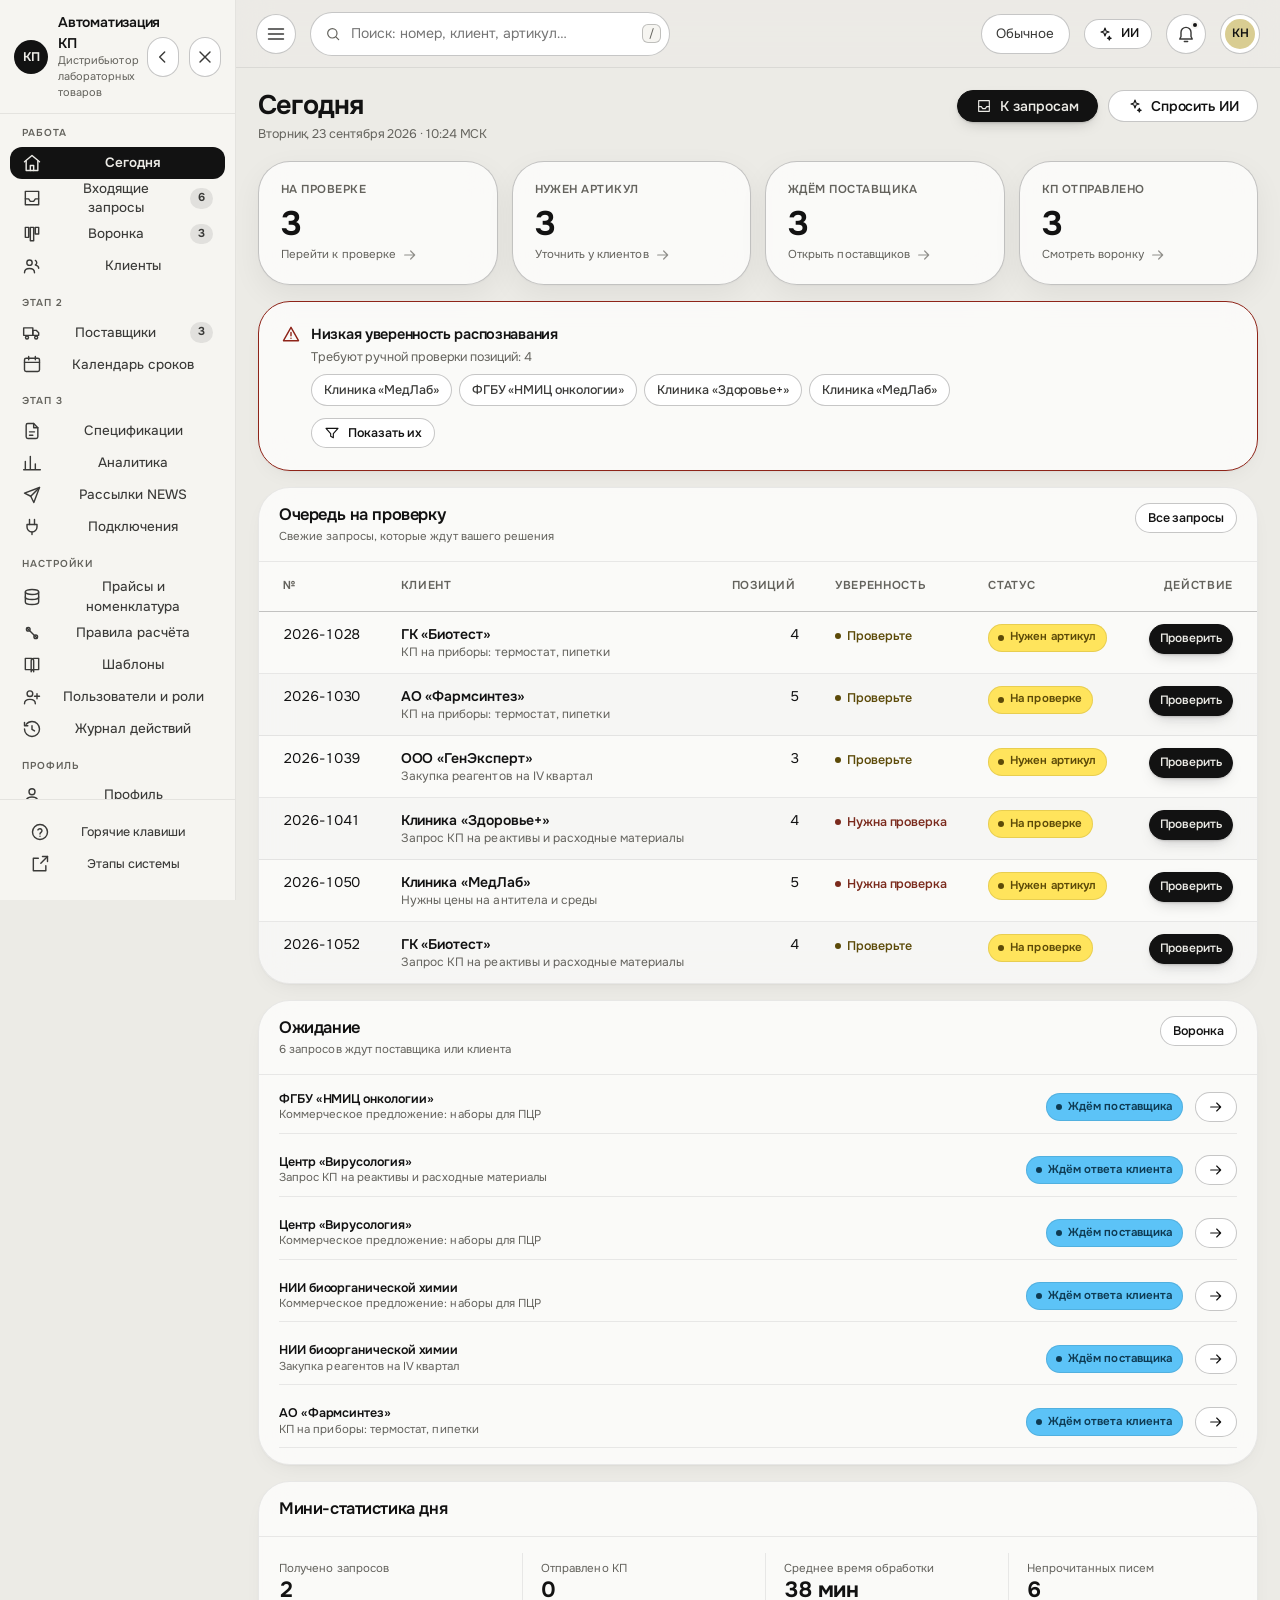
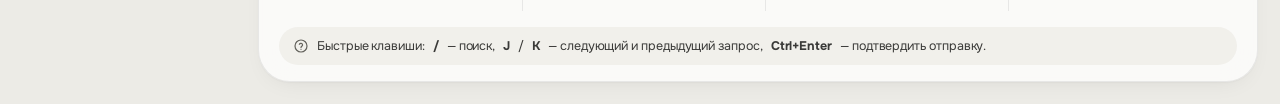
<file: index.html>
<!DOCTYPE html>
<html lang="ru"><head><meta charset="utf-8"><meta http-equiv="refresh" content="0; url=./prototype/app/stand-app-standalone.html"><title>Автоматизация КП — прототип</title></head><body style="font:15px/1.6 system-ui,sans-serif;padding:24px"><p>Открываю прототип: <a href="./prototype/app/stand-app-standalone.html">Автоматизация КП — единый стенд (17 экранов)</a></p></body></html>
</file>
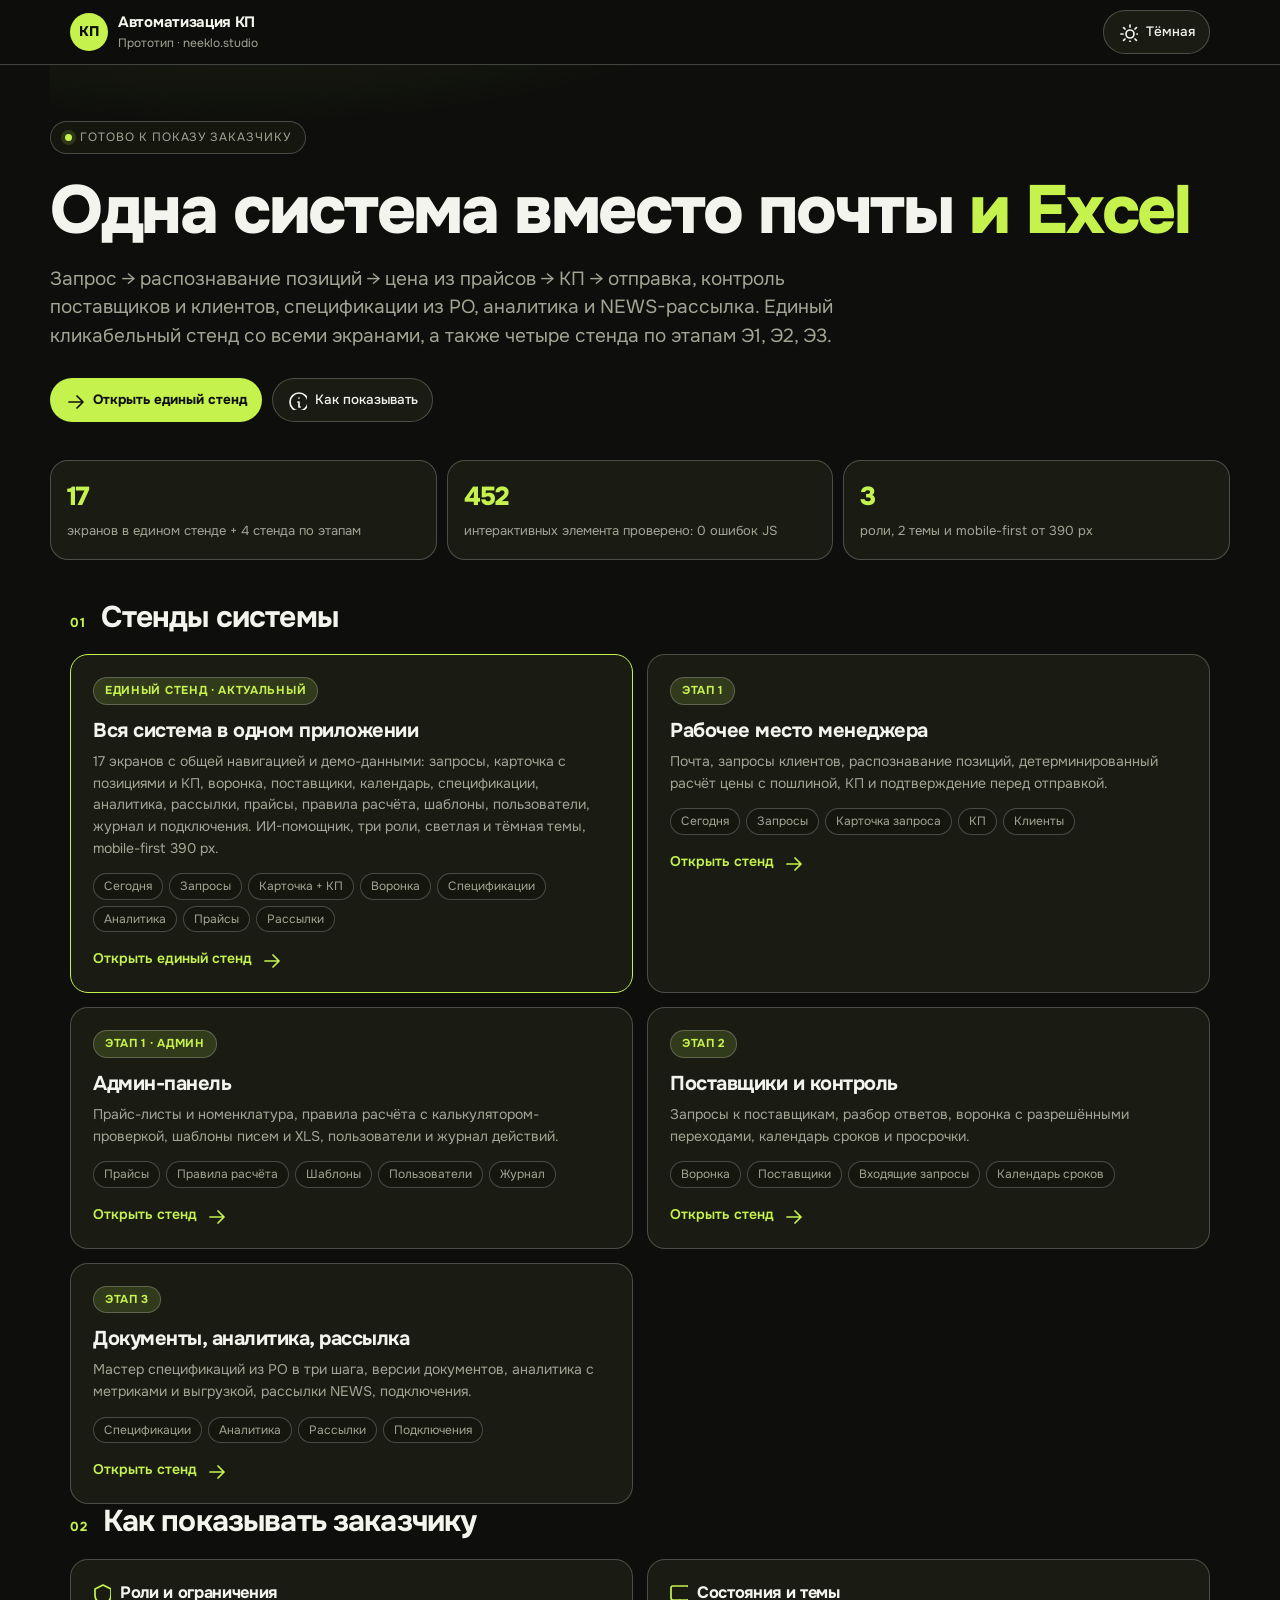
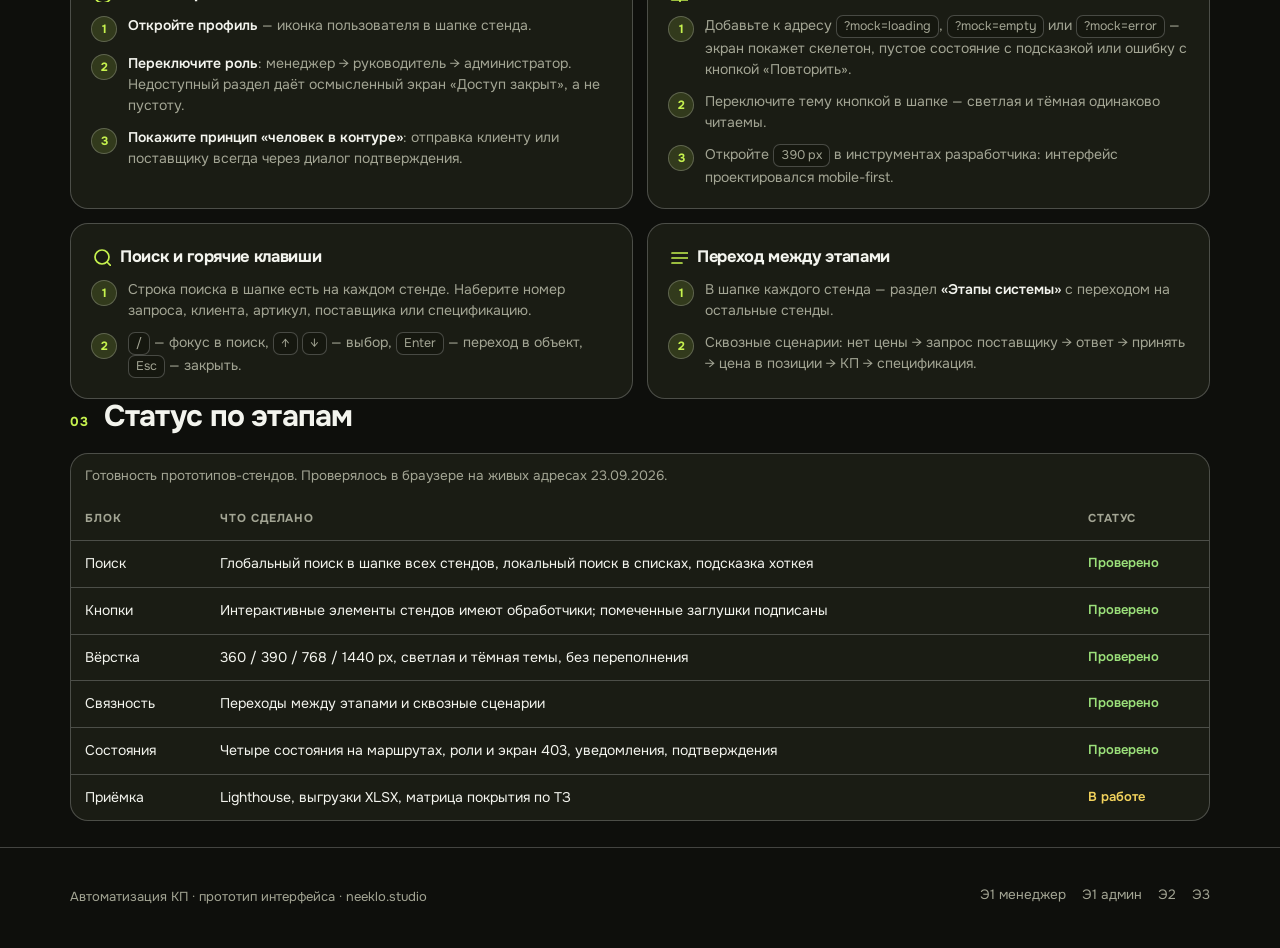
<file: prototype/index.html>
<!doctype html>
<html lang="ru" data-theme="dark">
<head>
<meta charset="utf-8">
<meta name="viewport" content="width=device-width,initial-scale=1,viewport-fit=cover">
<title>Автоматизация КП — прототип системы · neeklo.studio</title>
<link rel="preconnect" href="https://fonts.googleapis.com">
<link rel="preconnect" href="https://fonts.gstatic.com" crossorigin>
<link href="https://fonts.googleapis.com/css2?family=Onest:wght@400;500;600;700;800&display=swap" rel="stylesheet">
<style>
:root{
  --bg:#0E0F0C; --surface:#15170F; --card:#1A1C14; --card-2:#20231A;
  --ink:#F3F4EE; --ink-muted:#A3A594; --line:rgba(255,255,255,.10); --line-strong:rgba(255,255,255,.22);
  --lime:#C6F24E; --lime-dim:rgba(198,242,78,.14);
  --r:18px; --r-nest:12px; --r-pill:999px;
  --dur:180ms; --ease:cubic-bezier(.22,.61,.36,1);
  --maxw:1180px;
}
[data-theme=light]{
  --bg:#EFEEE7; --surface:#F7F6F1; --card:#FFFFFF; --card-2:#FAFAF6;
  --ink:#111310; --ink-muted:#5F6156; --line:rgba(17,19,16,.10); --line-strong:rgba(17,19,16,.22);
  --lime:#7BAF14; --lime-dim:rgba(123,175,20,.12);
}
*{box-sizing:border-box;margin:0;padding:0}
html{-webkit-text-size-adjust:100%}
body{
  font-family:Onest,system-ui,-apple-system,sans-serif;
  background:var(--bg); color:var(--ink);
  font-size:16px; line-height:1.55;
  -webkit-font-smoothing:antialiased;
  overflow-x:hidden;
}
img,svg{display:block;max-width:100%}
a{color:inherit;text-decoration:none}
button{font:inherit;color:inherit;background:none;border:0;cursor:pointer}
:focus-visible{outline:2px solid var(--lime);outline-offset:3px;border-radius:6px}
.wrap{max-width:var(--maxw);margin:0 auto;padding:0 20px}
.hint{font-size:13.5px;color:var(--ink-muted);line-height:1.5}
.mono{font-variant-numeric:tabular-nums;letter-spacing:-.01em}
svg.i{width:20px;height:20px;flex:0 0 auto;stroke:currentColor;fill:none;stroke-width:1.7;stroke-linecap:round;stroke-linejoin:round}

/* ---------- topbar ---------- */
.top{
  position:sticky; top:0; z-index:30;
  background:color-mix(in srgb,var(--bg) 88%,transparent);
  backdrop-filter:blur(14px); -webkit-backdrop-filter:blur(14px);
  border-bottom:1px solid var(--line-strong);
}
.topin{display:flex;align-items:center;gap:14px;min-height:64px;max-width:var(--maxw);margin:0 auto;padding:8px 20px}
.brand{display:flex;align-items:center;gap:10px;min-width:0}
.mark{
  width:38px;height:38px;border-radius:var(--r-pill);flex:0 0 auto;
  background:var(--lime);color:#0E0F0C;display:flex;align-items:center;justify-content:center;
  font-weight:800;font-size:14px;letter-spacing:-.02em;
}
.brand b{display:block;font-size:15px;font-weight:700;letter-spacing:-.02em;white-space:nowrap;overflow:hidden;text-overflow:ellipsis}
.brand span{display:block;font-size:12px;color:var(--ink-muted);white-space:nowrap;overflow:hidden;text-overflow:ellipsis}
.topsp{flex:1 1 auto;min-width:0}
.thbtn{
  display:inline-flex;align-items:center;gap:8px;min-height:44px;padding:0 14px;
  border:1px solid var(--line-strong);border-radius:var(--r-pill);
  background:var(--card);font-size:13.5px;font-weight:500;
  transition:transform var(--dur) var(--ease),border-color var(--dur) var(--ease),background var(--dur) var(--ease);
  white-space:nowrap;
}
.thbtn:hover{background:var(--card-2);border-color:var(--lime)}
.thbtn:active{transform:scale(.97)}
.thbtn.primary{background:var(--lime);color:#0E0F0C;border-color:transparent;font-weight:700}
.thbtn-lbl{display:none}
@media(min-width:560px){.thbtn-lbl{display:inline}}

/* ---------- hero ---------- */
.hero{padding:56px 0 40px;position:relative;overflow:hidden}
.hero:before{
  content:"";position:absolute;inset:-30% -10% auto -10%;height:520px;pointer-events:none;
  background:radial-gradient(60% 60% at 22% 0%,var(--lime-dim) 0%,transparent 70%);
}
.eyebrow{
  display:inline-flex;align-items:center;gap:8px;
  border:1px solid var(--line-strong);border-radius:var(--r-pill);
  padding:6px 14px;font-size:12px;letter-spacing:.08em;text-transform:uppercase;color:var(--ink-muted);
  margin-bottom:22px;background:var(--surface);
}
.dot{width:7px;height:7px;border-radius:50%;background:var(--lime);box-shadow:0 0 0 4px var(--lime-dim)}
h1{font-size:clamp(34px,7.2vw,68px);line-height:1.02;font-weight:800;letter-spacing:-.035em}
h1 em{font-style:normal;color:var(--lime)}
.lead{margin-top:20px;font-size:clamp(16px,2.2vw,19px);line-height:1.5;color:var(--ink-muted);max-width:62ch}
.cta{display:flex;flex-wrap:wrap;gap:10px;margin-top:28px}
.facts{display:grid;gap:10px;margin-top:38px;grid-template-columns:1fr}
@media(min-width:620px){.facts{grid-template-columns:repeat(3,1fr)}}
.fact{border:1px solid var(--line-strong);background:var(--card);border-radius:var(--r);padding:16px}
.fact b{display:block;font-size:26px;font-weight:800;letter-spacing:-.03em;color:var(--lime)}
.fact span{font-size:13px;color:var(--ink-muted)}

/* ---------- section ---------- */
section{padding:34px 0}
.sechead{display:flex;align-items:baseline;gap:14px;flex-wrap:wrap;margin-bottom:20px}
h2{font-size:clamp(22px,3.4vw,30px);line-height:1.15;font-weight:700;letter-spacing:-.028em}
.secnum{font-size:13px;font-weight:700;color:var(--lime);letter-spacing:.1em}

/* ---------- stand cards ---------- */
.stands{display:grid;gap:14px;grid-template-columns:1fr}
@media(min-width:760px){.stands{grid-template-columns:repeat(2,1fr)}}
.stand{
  position:relative;display:block;border:1px solid var(--line-strong);background:var(--card);
  border-radius:var(--r);padding:22px;overflow:hidden;
  transition:transform var(--dur) var(--ease),border-color var(--dur) var(--ease),box-shadow var(--dur) var(--ease);
}
.stand:before{
  content:"";position:absolute;left:0;right:0;top:0;height:3px;background:var(--lime);
  transform:scaleX(0);transform-origin:left;transition:transform 320ms var(--ease);
}
.stand:hover{transform:translateY(-3px);border-color:var(--lime);box-shadow:0 18px 40px rgba(0,0,0,.28)}
.stand:hover:before{transform:scaleX(1)}
.stand:active{transform:translateY(-1px) scale(.995)}
.tag{
  display:inline-flex;align-items:center;gap:6px;border-radius:var(--r-pill);padding:4px 11px;
  font-size:11.5px;font-weight:700;letter-spacing:.06em;text-transform:uppercase;
  background:var(--lime-dim);color:var(--lime);border:1px solid var(--line-strong);
}
.stand h3{margin-top:14px;font-size:20px;line-height:1.2;font-weight:700;letter-spacing:-.025em}
.stand p{margin-top:8px;font-size:14px;color:var(--ink-muted)}
.chips{display:flex;flex-wrap:wrap;gap:6px;margin-top:14px}
.chip{border:1px solid var(--line-strong);border-radius:var(--r-pill);padding:3px 10px;font-size:12px;color:var(--ink-muted);background:var(--surface)}
.go{margin-top:16px;display:flex;align-items:center;gap:8px;font-size:14px;font-weight:600;color:var(--lime)}
.stand:hover .go svg{transform:translateX(3px)}
.go svg{transition:transform var(--dur) var(--ease)}

/* ---------- steps ---------- */
.grid2{display:grid;gap:14px;grid-template-columns:1fr}
@media(min-width:760px){.grid2{grid-template-columns:repeat(2,1fr)}}
.box{border:1px solid var(--line-strong);background:var(--card);border-radius:var(--r);padding:20px}
.box h3{font-size:16.5px;font-weight:700;letter-spacing:-.02em;margin-bottom:10px;display:flex;align-items:center;gap:9px}
.box h3 svg{color:var(--lime)}
ol.steps{list-style:none;counter-reset:s;display:flex;flex-direction:column;gap:11px}
ol.steps li{counter-increment:s;display:flex;gap:11px;font-size:14px;color:var(--ink-muted);line-height:1.5}
ol.steps li:before{
  content:counter(s);flex:0 0 auto;width:24px;height:24px;border-radius:50%;
  background:var(--lime-dim);color:var(--lime);border:1px solid var(--line-strong);
  font-size:12px;font-weight:700;display:flex;align-items:center;justify-content:center;margin-top:1px;
}
ol.steps li b{color:var(--ink);font-weight:600}
.kbd{display:inline-flex;align-items:center;border:1px solid var(--line-strong);border-radius:7px;
  padding:1px 7px;font-size:12.5px;background:var(--surface);font-variant-numeric:tabular-nums}
.bar{display:flex;align-items:center;gap:10px;margin-top:12px;font-size:13.5px;color:var(--ink-muted)}
.bar .track{flex:1;height:8px;border-radius:var(--r-pill);background:var(--surface);border:1px solid var(--line-strong);overflow:hidden}
.bar .fill{height:100%;background:var(--lime);border-radius:var(--r-pill);width:0;transition:width 900ms var(--ease)}

/* ---------- table ---------- */
.tblwrap{overflow-x:auto;border:1px solid var(--line-strong);border-radius:var(--r);background:var(--card)}
table{width:100%;border-collapse:collapse;min-width:560px}
th,td{text-align:left;padding:12px 14px;border-bottom:1px solid var(--line-strong);font-size:14px;vertical-align:top}
th{font-size:11.5px;letter-spacing:.08em;text-transform:uppercase;color:var(--ink-muted);white-space:nowrap;font-weight:700}
tbody tr:last-child td{border-bottom:0}
tbody tr:hover{background:var(--card-2)}
td.sta{white-space:nowrap;font-weight:600;font-size:13px}
.ok{color:#9BE07A}.part{color:#F2D25C}.no{color:#FF9E90}
[data-theme=light] .ok{color:#2E7D32}[data-theme=light] .part{color:#8A6D00}[data-theme=light] .no{color:#B3261E}

/* ---------- footer ---------- */
footer{border-top:1px solid var(--line-strong);margin-top:26px;padding:26px 0 calc(30px + env(safe-area-inset-bottom))}
.footin{display:flex;flex-wrap:wrap;gap:12px;justify-content:space-between;align-items:center}
.footin .hint{font-size:13px}
.flinks{display:flex;gap:16px;flex-wrap:wrap}
.flinks a{font-size:13.5px;color:var(--ink-muted);min-height:44px;display:inline-flex;align-items:center;border-bottom:1px solid transparent;transition:color var(--dur) var(--ease),border-color var(--dur) var(--ease)}
.flinks a:hover{color:var(--lime);border-color:var(--lime)}

/* ---------- reveal (scroll-triggered) ---------- */
.rv{opacity:0;transform:translateY(18px);transition:opacity 620ms var(--ease),transform 620ms var(--ease)}
.rv.in{opacity:1;transform:none}
@media(prefers-reduced-motion:reduce){
  .rv{opacity:1;transform:none;transition:none}
  *{animation:none!important;transition:none!important}
  html{scroll-behavior:auto}
}
.skip{position:absolute;left:-9999px;top:0;background:var(--lime);color:#0E0F0C;padding:10px 16px;border-radius:0 0 10px 0;z-index:60;font-weight:700}
.skip:focus{left:0}
</style>
</head>
<body>
<a class="skip" href="#main">Перейти к содержанию</a>

<header class="top">
  <div class="topin">
    <div class="brand">
      <div class="mark" aria-hidden="true">КП</div>
      <div>
        <b>Автоматизация КП</b>
        <span>Прототип · neeklo.studio</span>
      </div>
    </div>
    <div class="topsp"></div>
    <button class="thbtn" id="themeBtn" type="button" aria-label="Переключить тему">
      <svg class="i" id="themeIcon" aria-hidden="true"></svg>
      <span class="thbtn-lbl" id="themeLbl">Тема</span>
    </button>
  </div>
</header>

<main id="main">

  <section class="hero wrap">
    <span class="eyebrow"><span class="dot" aria-hidden="true"></span> Готово к показу заказчику</span>
    <h1>Одна система вместо почты <em>и Excel</em></h1>
    <p class="lead">
      Запрос → распознавание позиций → цена из прайсов → КП → отправка, контроль поставщиков
      и клиентов, спецификации из PO, аналитика и NEWS-рассылка. Единый кликабельный стенд
      со всеми экранами, а также четыре стенда по этапам Э1, Э2, Э3.
    </p>
    <div class="cta">
      <a class="thbtn primary" href="app/stand-app.html">
        <svg class="i" aria-hidden="true"><path d="M4 12h12M12 6l6 6-6 6"/></svg>
        Открыть единый стенд
      </a>
      <a class="thbtn" href="#how">
        <svg class="i" aria-hidden="true"><circle cx="12" cy="12" r="9"/><path d="M12 8h.01M11 12h1v5h1"/></svg>
        Как показывать
      </a>
    </div>
    <div class="facts">
      <div class="fact rv"><b>17</b><span>экранов в едином стенде + 4 стенда по этапам</span></div>
      <div class="fact rv"><b>452</b><span>интерактивных элемента проверено: 0 ошибок JS</span></div>
      <div class="fact rv"><b>3</b><span>роли, 2 темы и mobile-first от 390 px</span></div>
    </div>
  </section>

  <section class="wrap" id="stands">
    <div class="sechead">
      <span class="secnum">01</span>
      <h2>Стенды системы</h2>
    </div>
    <div class="stands">

      <a class="stand rv" href="app/stand-app.html" style="border-color:var(--lime)">
        <span class="tag">Единый стенд · актуальный</span>
        <h3>Вся система в одном приложении</h3>
        <p>17 экранов с общей навигацией и демо-данными: запросы, карточка с позициями и КП, воронка, поставщики, календарь, спецификации, аналитика, рассылки, прайсы, правила расчёта, шаблоны, пользователи, журнал и подключения. ИИ-помощник, три роли, светлая и тёмная темы, mobile-first 390 px.</p>
        <div class="chips"><span class="chip">Сегодня</span><span class="chip">Запросы</span><span class="chip">Карточка + КП</span><span class="chip">Воронка</span><span class="chip">Спецификации</span><span class="chip">Аналитика</span><span class="chip">Прайсы</span><span class="chip">Рассылки</span></div>
        <span class="go">Открыть единый стенд <svg class="i" aria-hidden="true"><path d="M5 12h14M13 6l6 6-6 6"/></svg></span>
      </a>

      <a class="stand rv" href="https://project-1a0c2ca7e196d4692ad4a19f.clero.so/">
        <span class="tag">Этап 1</span>
        <h3>Рабочее место менеджера</h3>
        <p>Почта, запросы клиентов, распознавание позиций, детерминированный расчёт цены с пошлиной, КП и подтверждение перед отправкой.</p>
        <div class="chips"><span class="chip">Сегодня</span><span class="chip">Запросы</span><span class="chip">Карточка запроса</span><span class="chip">КП</span><span class="chip">Клиенты</span></div>
        <span class="go">Открыть стенд <svg class="i" aria-hidden="true"><path d="M5 12h14M13 6l6 6-6 6"/></svg></span>
      </a>

      <a class="stand rv" href="https://project-1c2b1e4a92becd607f028005.clero.so/">
        <span class="tag">Этап 1 · админ</span>
        <h3>Админ-панель</h3>
        <p>Прайс-листы и номенклатура, правила расчёта с калькулятором-проверкой, шаблоны писем и XLS, пользователи и журнал действий.</p>
        <div class="chips"><span class="chip">Прайсы</span><span class="chip">Правила расчёта</span><span class="chip">Шаблоны</span><span class="chip">Пользователи</span><span class="chip">Журнал</span></div>
        <span class="go">Открыть стенд <svg class="i" aria-hidden="true"><path d="M5 12h14M13 6l6 6-6 6"/></svg></span>
      </a>

      <a class="stand rv" href="https://project-b03ad3d2af4dc096d452502e.clero.so/">
        <span class="tag">Этап 2</span>
        <h3>Поставщики и контроль</h3>
        <p>Запросы к поставщикам, разбор ответов, воронка с разрешёнными переходами, календарь сроков и просрочки.</p>
        <div class="chips"><span class="chip">Воронка</span><span class="chip">Поставщики</span><span class="chip">Входящие запросы</span><span class="chip">Календарь сроков</span></div>
        <span class="go">Открыть стенд <svg class="i" aria-hidden="true"><path d="M5 12h14M13 6l6 6-6 6"/></svg></span>
      </a>

      <a class="stand rv" href="https://project-3a519c2a3aba304ad15a20cc.clero.so/">
        <span class="tag">Этап 3</span>
        <h3>Документы, аналитика, рассылка</h3>
        <p>Мастер спецификаций из PO в три шага, версии документов, аналитика с метриками и выгрузкой, рассылки NEWS, подключения.</p>
        <div class="chips"><span class="chip">Спецификации</span><span class="chip">Аналитика</span><span class="chip">Рассылки</span><span class="chip">Подключения</span></div>
        <span class="go">Открыть стенд <svg class="i" aria-hidden="true"><path d="M5 12h14M13 6l6 6-6 6"/></svg></span>
      </a>

    </div>
  </section>

  <section class="wrap" id="how">
    <div class="sechead">
      <span class="secnum">02</span>
      <h2>Как показывать заказчику</h2>
    </div>
    <div class="grid2">

      <div class="box rv">
        <h3><svg class="i" aria-hidden="true"><path d="M12 3l8 4v6c0 5-3.5 7.5-8 8-4.5-.5-8-3-8-8V7z"/></svg> Роли и ограничения</h3>
        <ol class="steps">
          <li><span><b>Откройте профиль</b> — иконка пользователя в шапке стенда.</span></li>
          <li><span><b>Переключите роль</b>: менеджер → руководитель → администратор. Недоступный раздел даёт осмысленный экран «Доступ закрыт», а не пустоту.</span></li>
          <li><span><b>Покажите принцип «человек в контуре»</b>: отправка клиенту или поставщику всегда через диалог подтверждения.</span></li>
        </ol>
      </div>

      <div class="box rv">
        <h3><svg class="i" aria-hidden="true"><rect x="3" y="4" width="18" height="14" rx="2"/><path d="M8 21h8M12 18v3"/></svg> Состояния и темы</h3>
        <ol class="steps">
          <li><span>Добавьте к адресу <span class="kbd">?mock=loading</span>, <span class="kbd">?mock=empty</span> или <span class="kbd">?mock=error</span> — экран покажет скелетон, пустое состояние с подсказкой или ошибку с кнопкой «Повторить».</span></li>
          <li><span>Переключите тему кнопкой в шапке — светлая и тёмная одинаково читаемы.</span></li>
          <li><span>Откройте <span class="kbd">390 px</span> в инструментах разработчика: интерфейс проектировался mobile-first.</span></li>
        </ol>
      </div>

      <div class="box rv">
        <h3><svg class="i" aria-hidden="true"><circle cx="11" cy="11" r="7"/><path d="M20 20l-3.5-3.5"/></svg> Поиск и горячие клавиши</h3>
        <ol class="steps">
          <li><span>Строка поиска в шапке есть на каждом стенде. Наберите номер запроса, клиента, артикул, поставщика или спецификацию.</span></li>
          <li><span><span class="kbd">/</span> — фокус в поиск, <span class="kbd">↑</span> <span class="kbd">↓</span> — выбор, <span class="kbd">Enter</span> — переход в объект, <span class="kbd">Esc</span> — закрыть.</span></li>
        </ol>
      </div>

      <div class="box rv">
        <h3><svg class="i" aria-hidden="true"><path d="M4 7h16M4 12h16M4 17h10"/></svg> Переход между этапами</h3>
        <ol class="steps">
          <li><span>В шапке каждого стенда — раздел <b>«Этапы системы»</b> с переходом на остальные стенды.</span></li>
          <li><span>Сквозные сценарии: нет цены → запрос поставщику → ответ → принять → цена в позиции → КП → спецификация.</span></li>
        </ol>
      </div>

    </div>
  </section>

  <section class="wrap" id="status">
    <div class="sechead">
      <span class="secnum">03</span>
      <h2>Статус по этапам</h2>
    </div>
    <div class="tblwrap rv">
      <table>
        <caption class="hint" style="text-align:left;padding:12px 14px;caption-side:top">
          Готовность прототипов-стендов. Проверялось в браузере на живых адресах 23.09.2026.
        </caption>
        <thead>
          <tr><th scope="col">Блок</th><th scope="col">Что сделано</th><th scope="col">Статус</th></tr>
        </thead>
        <tbody>
          <tr><td>Поиск</td><td>Глобальный поиск в шапке всех стендов, локальный поиск в списках, подсказка хоткея</td><td class="sta ok">Проверено</td></tr>
          <tr><td>Кнопки</td><td>Интерактивные элементы стендов имеют обработчики; помеченные заглушки подписаны</td><td class="sta ok">Проверено</td></tr>
          <tr><td>Вёрстка</td><td>360 / 390 / 768 / 1440 px, светлая и тёмная темы, без переполнения</td><td class="sta ok">Проверено</td></tr>
          <tr><td>Связность</td><td>Переходы между этапами и сквозные сценарии</td><td class="sta ok">Проверено</td></tr>
          <tr><td>Состояния</td><td>Четыре состояния на маршрутах, роли и экран 403, уведомления, подтверждения</td><td class="sta ok">Проверено</td></tr>
          <tr><td>Приёмка</td><td>Lighthouse, выгрузки XLSX, матрица покрытия по ТЗ</td><td class="sta part">В работе</td></tr>
        </tbody>
      </table>
    </div>
  </section>

</main>

<footer>
  <div class="wrap footin">
    <span class="hint">Автоматизация КП · прототип интерфейса · neeklo.studio</span>
    <nav class="flinks" aria-label="Ссылки на стенды">
      <a href="https://project-1a0c2ca7e196d4692ad4a19f.clero.so/">Э1 менеджер</a>
      <a href="https://project-1c2b1e4a92becd607f028005.clero.so/">Э1 админ</a>
      <a href="https://project-b03ad3d2af4dc096d452502e.clero.so/">Э2</a>
      <a href="https://project-3a519c2a3aba304ad15a20cc.clero.so/">Э3</a>
    </nav>
  </div>
</footer>

<script>
(function(){
  var root=document.documentElement;
  var btn=document.getElementById('themeBtn'), ic=document.getElementById('themeIcon'), lbl=document.getElementById('themeLbl');
  var SUN='<circle cx="12" cy="12" r="4"/><path d="M12 3v2M12 19v2M3 12h2M19 12h2M5.6 5.6l1.4 1.4M17 17l1.4 1.4M18.4 5.6L17 7M7 17l-1.4 1.4"/>';
  var MOON='<path d="M20 14.5A8 8 0 019.5 4a8 8 0 1010.5 10.5z"/>';
  function paint(){
    var dark=root.getAttribute('data-theme')==='dark';
    ic.innerHTML=dark?SUN:MOON;
    lbl.textContent=dark?'Тёмная':'Светлая';
    btn.setAttribute('aria-pressed',String(dark));
  }
  try{ var t=localStorage.getItem('kp-hub-theme'); if(t)root.setAttribute('data-theme',t); }catch(e){}
  paint();
  btn.addEventListener('click',function(){
    var next=root.getAttribute('data-theme')==='dark'?'light':'dark';
    root.setAttribute('data-theme',next); paint();
    try{ localStorage.setItem('kp-hub-theme',next); }catch(e){}
  });

  // scroll-triggered stagger
  var items=[].slice.call(document.querySelectorAll('.rv'));
  if(!('IntersectionObserver' in window)){ items.forEach(function(e){e.classList.add('in');}); return; }
  var io=new IntersectionObserver(function(entries){
    entries.forEach(function(en){
      if(!en.isIntersecting)return;
      var el=en.target, sibs=[].slice.call(el.parentNode.children).filter(function(x){return x.classList&&x.classList.contains('rv');});
      var i=Math.max(0,sibs.indexOf(el));
      el.style.transitionDelay=(i*70)+'ms';
      el.classList.add('in');
      io.unobserve(el);
    });
  },{rootMargin:'0px 0px -8% 0px',threshold:.12});
  items.forEach(function(e){io.observe(e);});

  // smooth anchor scroll
  document.addEventListener('click',function(e){
    var a=e.target.closest('a[href^="#"]'); if(!a)return;
    var id=a.getAttribute('href').slice(1); var t=document.getElementById(id); if(!t)return;
    e.preventDefault();
    var reduce=window.matchMedia&&window.matchMedia('(prefers-reduced-motion: reduce)').matches;
    t.scrollIntoView({behavior:reduce?'auto':'smooth',block:'start'});
    if(history.replaceState)history.replaceState(null,'','#'+id);
  });
})();
</script>
</body>
</html>
</file>
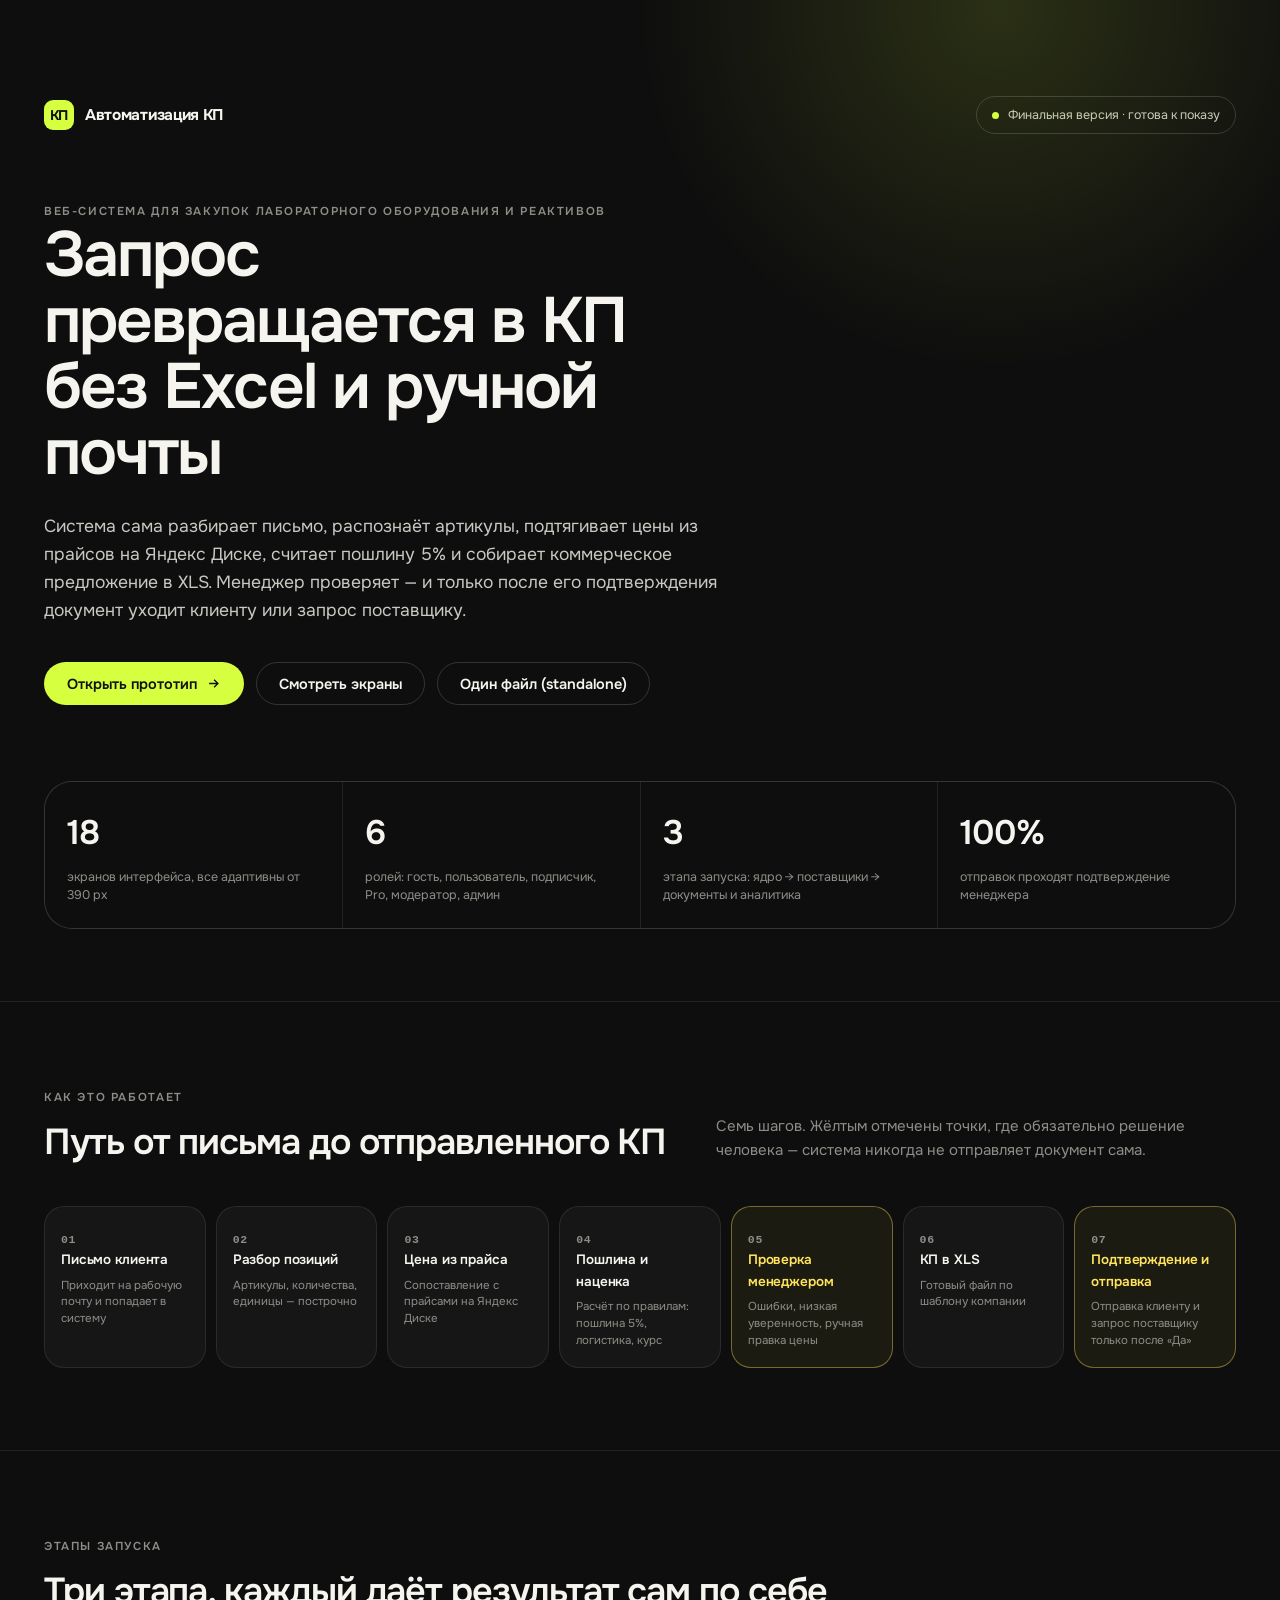
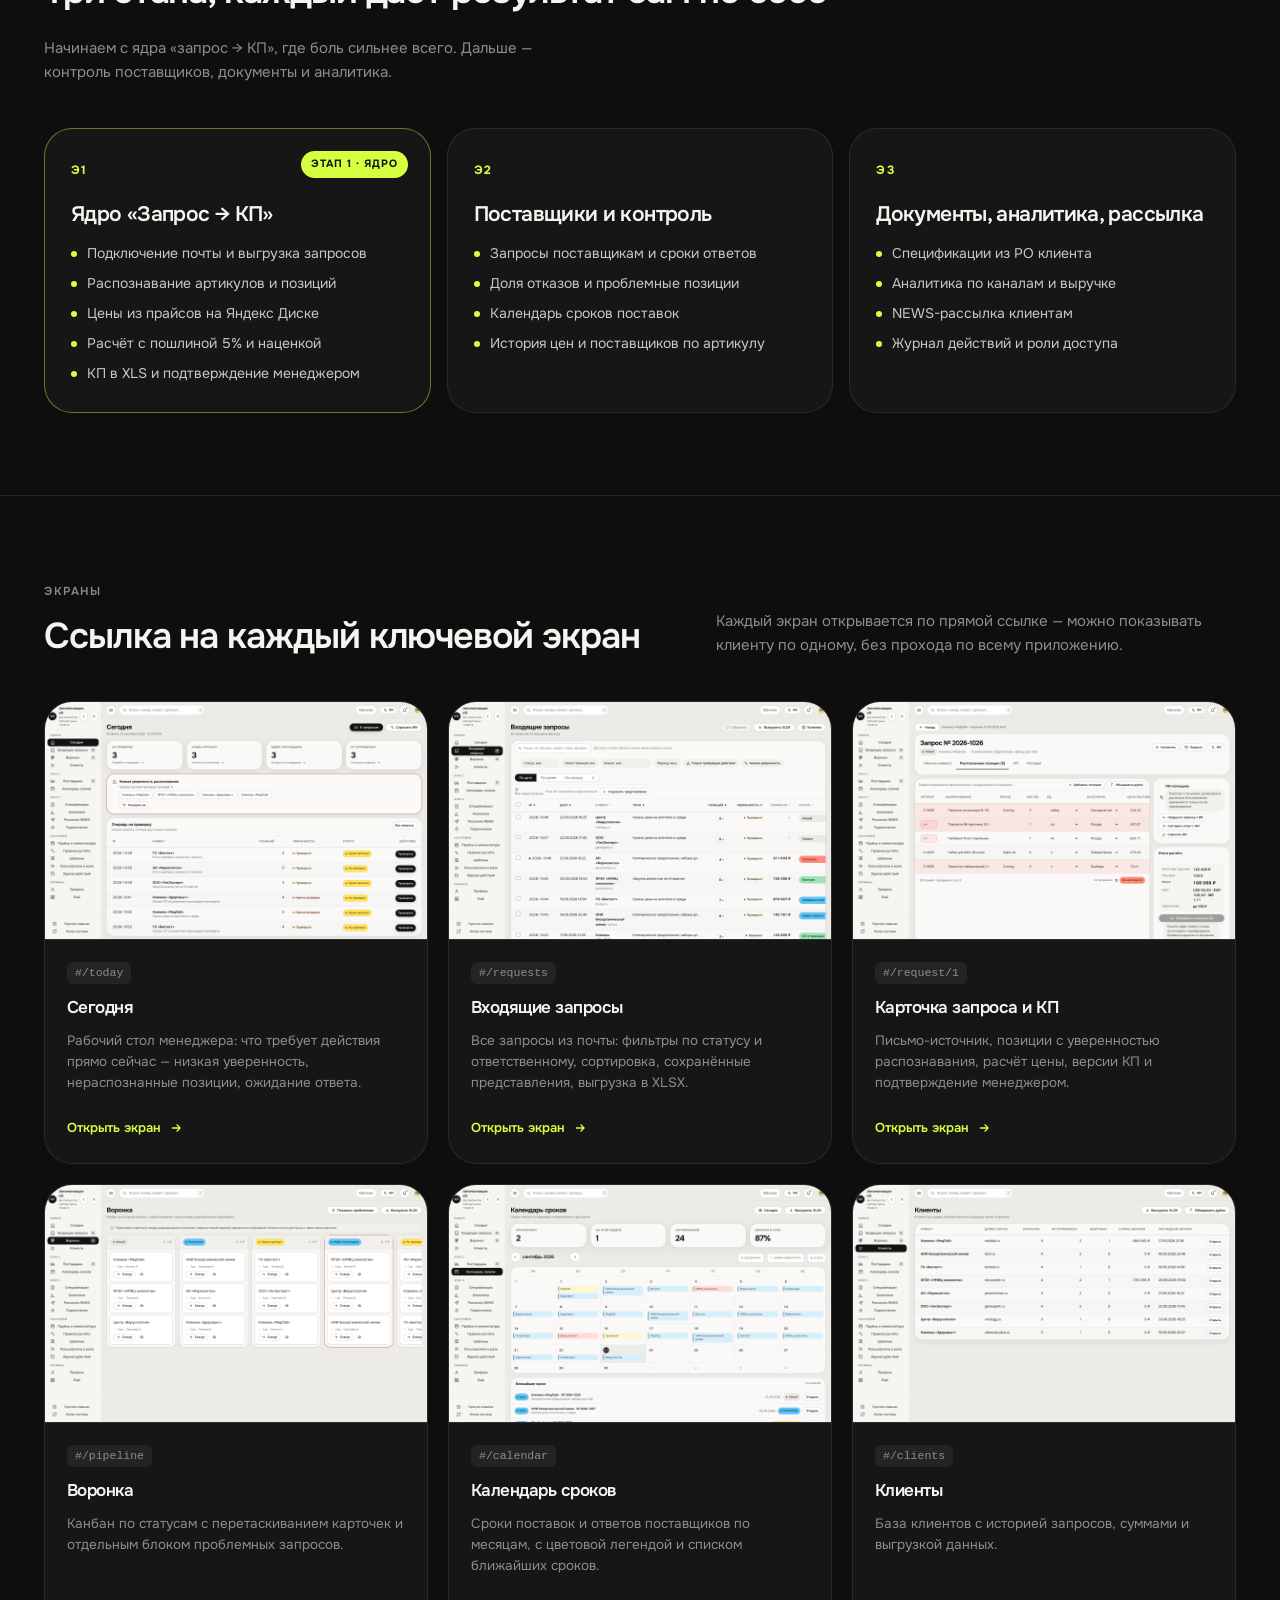
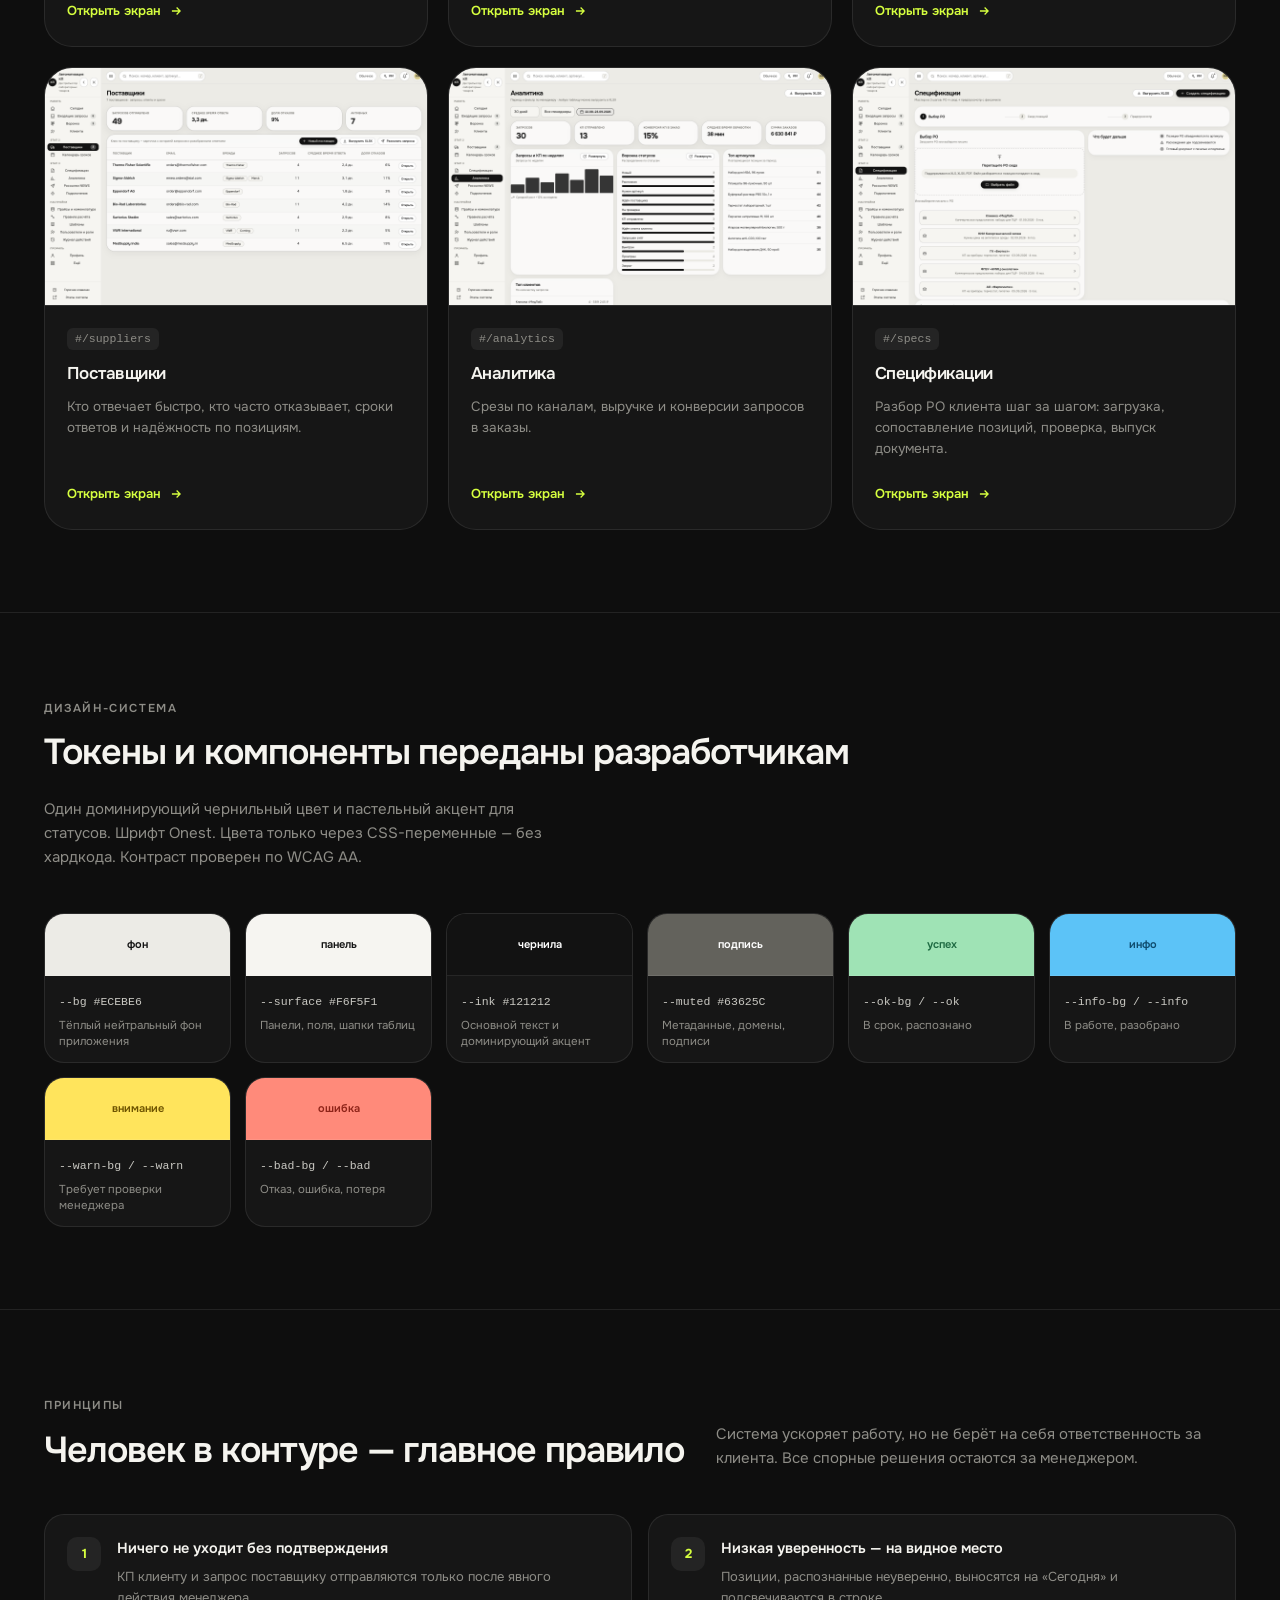
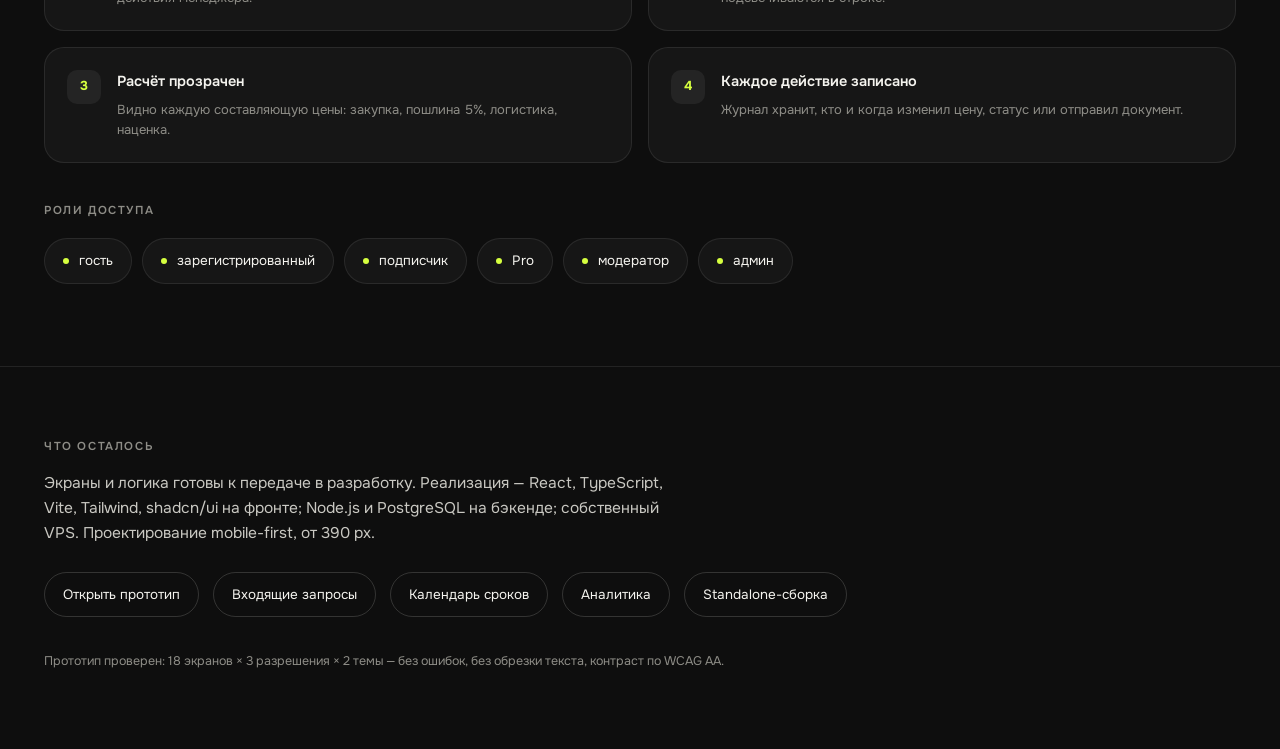
<file: demo.html>
<!DOCTYPE html>
<html lang="ru">
<head>
<meta charset="utf-8">
<meta name="viewport" content="width=device-width,initial-scale=1">
<title>Автоматизация КП — веб-система закупок и коммерческих предложений</title>
<link rel="preconnect" href="https://fonts.googleapis.com"><link rel="preconnect" href="https://fonts.gstatic.com" crossorigin>
<link href="https://fonts.googleapis.com/css2?family=Onest:wght@400;500;600;700&display=swap" rel="stylesheet">
<style>
:root{
  --bg:#0E0E0E; --surface:#161616; --surface-2:#1D1D1D; --surface-3:#242424;
  --ink:#F5F4EF; --ink-2:#C9C8C2; --muted:#8E8D87;
  --line:rgba(245,244,239,.09); --line-2:rgba(245,244,239,.16);
  --lime:#D6FF3F; --lime-ink:#121212;
  --ok:#9FE3B5; --info:#5CC3F7; --warn:#FFE45C; --bad:#FF8A7A; --orchid:#E47EE8;
  --r:20px; --r-card:28px; --r-pill:999px;
  --ease:cubic-bezier(.22,.61,.36,1);
}
*{box-sizing:border-box}
html{scroll-behavior:smooth}
body{
  margin:0;background:var(--bg);color:var(--ink);
  font:400 15.5px/1.6 Onest,-apple-system,"Segoe UI",Roboto,sans-serif;
  -webkit-font-smoothing:antialiased;
}
a{color:inherit;text-decoration:none}
.wrap{max-width:1240px;margin:0 auto;padding:0 24px}
.eyebrow{
  font-size:11.5px;text-transform:uppercase;letter-spacing:.14em;
  color:var(--muted);font-weight:600;
}
h1,h2,h3{margin:0;letter-spacing:-.03em;font-weight:600}
h1{font-size:clamp(34px,5.4vw,64px);line-height:1.03}
h2{font-size:clamp(24px,3vw,36px);line-height:1.1}
h3{font-size:18px}
p{margin:0}
.muted{color:var(--muted)}

/* ---------- hero ---------- */
header.hero{
  position:relative;padding:96px 0 72px;overflow:hidden;
  border-bottom:1px solid var(--line);
}
header.hero::before{
  content:"";position:absolute;inset:-40% -10% auto auto;width:820px;height:820px;
  background:radial-gradient(circle at 50% 50%,rgba(214,255,63,.14),transparent 62%);
  pointer-events:none;
}
.hero-top{display:flex;align-items:center;justify-content:space-between;gap:20px;margin-bottom:64px}
.logo{display:flex;align-items:center;gap:11px;font-weight:700;letter-spacing:-.02em}
.logo i{
  width:30px;height:30px;border-radius:9px;background:var(--lime);display:grid;place-items:center;
  color:var(--lime-ink);font-style:normal;font-weight:700;font-size:14px;
}
.hero-badge{
  display:inline-flex;align-items:center;gap:9px;border:1px solid var(--line-2);
  border-radius:var(--r-pill);padding:8px 15px;font-size:12.5px;color:var(--ink-2);
}
.hero-badge b{width:7px;height:7px;border-radius:50%;background:var(--lime)}
.hero h1{max-width:15ch}
.hero .lead{margin-top:26px;max-width:60ch;font-size:17.5px;color:var(--ink-2)}
.hero-cta{display:flex;flex-wrap:wrap;gap:12px;margin-top:38px}
.btn{
  display:inline-flex;align-items:center;gap:9px;border:1px solid transparent;
  border-radius:var(--r-pill);padding:13px 22px;font:600 14.5px/1 Onest;cursor:pointer;
  transition:transform .2s var(--ease),background .2s var(--ease),border-color .2s var(--ease);
}
.btn:hover{transform:translateY(-2px)}
.btn-lime{background:var(--lime);color:var(--lime-ink)}
.btn-ghost{border-color:var(--line-2);color:var(--ink)}
.btn-ghost:hover{border-color:rgba(245,244,239,.34);background:var(--surface-2)}

/* ---------- stats ---------- */
.stats{
  display:grid;grid-template-columns:repeat(4,1fr);gap:1px;margin-top:76px;
  background:var(--line);border:1px solid var(--line);border-radius:var(--r-card);overflow:hidden;
}
.stats div{background:var(--bg);padding:24px 22px}
.stats b{display:block;font-size:34px;letter-spacing:-.035em;font-weight:600}
.stats span{display:block;margin-top:7px;font-size:12.5px;color:var(--muted);line-height:1.45}

/* ---------- sections ---------- */
section{padding:82px 0;border-bottom:1px solid var(--line)}
.sec-head{display:flex;align-items:flex-end;justify-content:space-between;gap:24px;flex-wrap:wrap;margin-bottom:44px}
.sec-head p{max-width:52ch;color:var(--muted);font-size:15px}

/* ---------- stages ---------- */
.stages{display:grid;grid-template-columns:repeat(3,1fr);gap:16px}
.stage{
  background:var(--surface);border:1px solid var(--line);border-radius:var(--r-card);
  padding:28px 26px;position:relative;overflow:hidden;
  transition:border-color .25s var(--ease),transform .25s var(--ease);
}
.stage:hover{border-color:var(--line-2);transform:translateY(-3px)}
.stage .idx{
  font-size:12px;font-weight:700;letter-spacing:.1em;color:var(--lime);
  text-transform:uppercase;
}
.stage h3{margin:16px 0 12px;font-size:21px}
.stage ul{margin:0;padding:0;list-style:none;display:grid;gap:9px}
.stage li{display:flex;gap:10px;font-size:14px;color:var(--ink-2);line-height:1.5}
.stage li::before{content:"";flex:0 0 auto;width:6px;height:6px;border-radius:50%;background:var(--lime);margin-top:8px}
.stage.now{border-color:rgba(214,255,63,.42)}
.stage.now .tag{
  position:absolute;top:22px;right:22px;font-size:10.5px;font-weight:700;letter-spacing:.09em;
  text-transform:uppercase;background:var(--lime);color:var(--lime-ink);padding:5px 10px;border-radius:var(--r-pill);
}

/* ---------- screens ---------- */
.screens{display:grid;grid-template-columns:repeat(3,1fr);gap:20px}
.screen{
  background:var(--surface);border:1px solid var(--line);border-radius:var(--r-card);
  overflow:hidden;display:flex;flex-direction:column;
  transition:border-color .25s var(--ease),transform .25s var(--ease),box-shadow .25s var(--ease);
}
.screen:hover{border-color:var(--line-2);transform:translateY(-4px);box-shadow:0 24px 60px rgba(0,0,0,.4)}
.screen .shot{
  aspect-ratio:16/10;overflow:hidden;background:var(--surface-2);position:relative;
  border-bottom:1px solid var(--line);
}
.screen .shot img{width:100%;height:100%;object-fit:cover;object-position:top left;display:block}
.screen .body{padding:22px 22px 24px;display:flex;flex-direction:column;gap:10px;flex:1}
.screen h3{font-size:17px}
.screen p{font-size:13.5px;color:var(--muted);line-height:1.55}
.screen .go{
  margin-top:auto;padding-top:14px;display:inline-flex;align-items:center;gap:8px;
  font-size:13px;font-weight:600;color:var(--lime);
}
.screen .go svg{transition:transform .2s var(--ease)}
.screen:hover .go svg{transform:translateX(4px)}
.route{
  font:500 11.5px/1 ui-monospace,"SF Mono",Menlo,monospace;color:var(--muted);
  background:var(--surface-3);border-radius:6px;padding:5px 8px;align-self:flex-start;
}

/* ---------- flow ---------- */
.flow{display:grid;grid-template-columns:repeat(7,1fr);gap:10px;align-items:stretch}
.flow .step{
  background:var(--surface);border:1px solid var(--line);border-radius:var(--r);
  padding:18px 16px;position:relative;
}
.flow .step b{display:block;font-size:13.5px;font-weight:600;letter-spacing:-.01em}
.flow .step span{display:block;margin-top:7px;font-size:11.5px;color:var(--muted);line-height:1.45}
.flow .step.human{border-color:rgba(255,228,92,.4);background:rgba(255,228,92,.06)}
.flow .step.human b{color:var(--warn)}
.flow .num{
  font:600 10.5px/1 ui-monospace,monospace;color:var(--muted);letter-spacing:.06em;
}

/* ---------- tokens ---------- */
.tokens{display:grid;grid-template-columns:repeat(auto-fill,minmax(168px,1fr));gap:14px}
.tok{background:var(--surface);border:1px solid var(--line);border-radius:var(--r);overflow:hidden}
.tok .sw{height:62px;border-bottom:1px solid var(--line);display:grid;place-items:center;font-size:11px;font-weight:600}
.tok .meta{padding:12px 14px}
.tok code{font:500 11.5px/1 ui-monospace,monospace;color:var(--ink-2)}
.tok small{display:block;margin-top:5px;font-size:11.5px;color:var(--muted);line-height:1.4}

/* ---------- roles ---------- */
.roles{display:flex;flex-wrap:wrap;gap:10px}
.role{
  display:inline-flex;align-items:center;gap:10px;background:var(--surface);
  border:1px solid var(--line);border-radius:var(--r-pill);padding:11px 18px;font-size:13.5px;
}
.role i{width:6px;height:6px;border-radius:50%;background:var(--lime);font-style:normal}

/* ---------- rules ---------- */
.rules{display:grid;grid-template-columns:repeat(2,1fr);gap:16px}
.rule{
  display:flex;gap:16px;background:var(--surface);border:1px solid var(--line);
  border-radius:var(--r);padding:22px;
}
.rule .n{
  flex:0 0 auto;width:34px;height:34px;border-radius:10px;background:var(--surface-3);
  display:grid;place-items:center;font-weight:700;font-size:13px;color:var(--lime);
}
.rule b{display:block;font-size:14.5px;font-weight:600}
.rule p{margin-top:7px;font-size:13px;color:var(--muted);line-height:1.55}

/* ---------- footer ---------- */
footer{padding:66px 0 78px}
.foot-links{display:flex;flex-wrap:wrap;gap:14px;margin-top:26px}
.chip{
  border:1px solid var(--line-2);border-radius:var(--r-pill);padding:11px 18px;
  font-size:13.5px;transition:background .2s var(--ease),border-color .2s var(--ease);
}
.chip:hover{background:var(--surface-2);border-color:rgba(245,244,239,.32)}
.foot-note{margin-top:34px;font-size:12.5px;color:var(--muted)}

@media (max-width:1080px){
  .stages{grid-template-columns:1fr}
  .screens{grid-template-columns:repeat(2,1fr)}
  .flow{grid-template-columns:repeat(4,1fr)}
  .stats{grid-template-columns:repeat(2,1fr)}
}
@media (max-width:680px){
  body{font-size:15px}
  header.hero{padding:64px 0 52px}
  .hero-top{margin-bottom:44px;flex-wrap:wrap}
  .screens{grid-template-columns:1fr}
  .flow{grid-template-columns:1fr 1fr}
  .rules{grid-template-columns:1fr}
  section{padding:60px 0}
  .stats b{font-size:27px}
}
@media (prefers-reduced-motion:reduce){*{transition:none!important}}
</style>
</head>
<body>

<header class="hero">
  <div class="wrap">
    <div class="hero-top">
      <div class="logo"><i>КП</i> Автоматизация КП</div>
      <span class="hero-badge"><b></b> Финальная версия · готова к показу</span>
    </div>
    <span class="eyebrow">Веб-система для закупок лабораторного оборудования и реактивов</span>
    <h1>Запрос превращается в КП без Excel и ручной почты</h1>
    <p class="lead">
      Система сама разбирает письмо, распознаёт артикулы, подтягивает цены из прайсов на Яндекс Диске,
      считает пошлину 5% и собирает коммерческое предложение в XLS. Менеджер проверяет — и только
      после его подтверждения документ уходит клиенту или запрос поставщику.
    </p>
    <div class="hero-cta">
      <a class="btn btn-lime" href="prototype/app/stand-app.html#/today">Открыть прототип
        <svg width="15" height="15" viewBox="0 0 24 24" fill="none" stroke="currentColor" stroke-width="2.2"><path d="M5 12h14M13 6l6 6-6 6"/></svg>
      </a>
      <a class="btn btn-ghost" href="#screens">Смотреть экраны</a>
      <a class="btn btn-ghost" href="prototype/app/stand-app-standalone.html">Один файл (standalone)</a>
    </div>

    <div class="stats">
      <div><b>18</b><span>экранов интерфейса, все адаптивны от 390&nbsp;px</span></div>
      <div><b>6</b><span>ролей: гость, пользователь, подписчик, Pro, модератор, админ</span></div>
      <div><b>3</b><span>этапа запуска: ядро → поставщики → документы и аналитика</span></div>
      <div><b>100%</b><span>отправок проходят подтверждение менеджера</span></div>
    </div>
  </div>
</header>

<section id="flow">
  <div class="wrap">
    <div class="sec-head">
      <div>
        <span class="eyebrow">Как это работает</span>
        <h2 style="margin-top:14px">Путь от письма до отправленного КП</h2>
      </div>
      <p>Семь шагов. Жёлтым отмечены точки, где обязательно решение человека — система никогда не отправляет документ сама.</p>
    </div>
    <div class="flow">
      <div class="step"><span class="num">01</span><b>Письмо клиента</b><span>Приходит на рабочую почту и попадает в систему</span></div>
      <div class="step"><span class="num">02</span><b>Разбор позиций</b><span>Артикулы, количества, единицы — построчно</span></div>
      <div class="step"><span class="num">03</span><b>Цена из прайса</b><span>Сопоставление с прайсами на Яндекс Диске</span></div>
      <div class="step"><span class="num">04</span><b>Пошлина и наценка</b><span>Расчёт по правилам: пошлина 5%, логистика, курс</span></div>
      <div class="step human"><span class="num">05</span><b>Проверка менеджером</b><span>Ошибки, низкая уверенность, ручная правка цены</span></div>
      <div class="step"><span class="num">06</span><b>КП в XLS</b><span>Готовый файл по шаблону компании</span></div>
      <div class="step human"><span class="num">07</span><b>Подтверждение и отправка</b><span>Отправка клиенту и запрос поставщику только после «Да»</span></div>
    </div>
  </div>
</section>

<section id="stages">
  <div class="wrap">
    <div class="sec-head">
      <div>
        <span class="eyebrow">Этапы запуска</span>
        <h2 style="margin-top:14px">Три этапа, каждый даёт результат сам по себе</h2>
      </div>
      <p>Начинаем с ядра «запрос → КП», где боль сильнее всего. Дальше — контроль поставщиков, документы и аналитика.</p>
    </div>
    <div class="stages">
      <div class="stage now">
        <span class="tag">Этап 1 · ядро</span>
        <span class="idx">Э1</span>
        <h3>Ядро «Запрос → КП»</h3>
        <ul>
          <li>Подключение почты и выгрузка запросов</li>
          <li>Распознавание артикулов и позиций</li>
          <li>Цены из прайсов на Яндекс Диске</li>
          <li>Расчёт с пошлиной 5% и наценкой</li>
          <li>КП в XLS и подтверждение менеджером</li>
        </ul>
      </div>
      <div class="stage">
        <span class="idx">Э2</span>
        <h3>Поставщики и контроль</h3>
        <ul>
          <li>Запросы поставщикам и сроки ответов</li>
          <li>Доля отказов и проблемные позиции</li>
          <li>Календарь сроков поставок</li>
          <li>История цен и поставщиков по артикулу</li>
        </ul>
      </div>
      <div class="stage">
        <span class="idx">Э3</span>
        <h3>Документы, аналитика, рассылка</h3>
        <ul>
          <li>Спецификации из PO клиента</li>
          <li>Аналитика по каналам и выручке</li>
          <li>NEWS-рассылка клиентам</li>
          <li>Журнал действий и роли доступа</li>
        </ul>
      </div>
    </div>
  </div>
</section>

<section id="screens">
  <div class="wrap">
    <div class="sec-head">
      <div>
        <span class="eyebrow">Экраны</span>
        <h2 style="margin-top:14px">Ссылка на каждый ключевой экран</h2>
      </div>
      <p>Каждый экран открывается по прямой ссылке — можно показывать клиенту по одному, без прохода по всему приложению.</p>
    </div>
    <div class="screens" id="screenGrid"></div>
  </div>
</section>

<section id="tokens">
  <div class="wrap">
    <div class="sec-head">
      <div>
        <span class="eyebrow">Дизайн-система</span>
        <h2 style="margin-top:14px">Токены и компоненты переданы разработчикам</h2>
      </div>
      <p>Один доминирующий чернильный цвет и пастельный акцент для статусов. Шрифт Onest. Цвета только через CSS-переменные — без хардкода. Контраст проверен по WCAG AA.</p>
    </div>
    <div class="tokens">
      <div class="tok"><div class="sw" style="background:#ECEBE6;color:#121212">фон</div><div class="meta"><code>--bg #ECEBE6</code><small>Тёплый нейтральный фон приложения</small></div></div>
      <div class="tok"><div class="sw" style="background:#F6F5F1;color:#121212">панель</div><div class="meta"><code>--surface #F6F5F1</code><small>Панели, поля, шапки таблиц</small></div></div>
      <div class="tok"><div class="sw" style="background:#121212;color:#fff">чернила</div><div class="meta"><code>--ink #121212</code><small>Основной текст и доминирующий акцент</small></div></div>
      <div class="tok"><div class="sw" style="background:#63625C;color:#fff">подпись</div><div class="meta"><code>--muted #63625C</code><small>Метаданные, домены, подписи</small></div></div>
      <div class="tok"><div class="sw" style="background:#9FE3B5;color:#1F6B43">успех</div><div class="meta"><code>--ok-bg / --ok</code><small>В срок, распознано</small></div></div>
      <div class="tok"><div class="sw" style="background:#5CC3F7;color:#0F4C6E">инфо</div><div class="meta"><code>--info-bg / --info</code><small>В работе, разобрано</small></div></div>
      <div class="tok"><div class="sw" style="background:#FFE45C;color:#6E5400">внимание</div><div class="meta"><code>--warn-bg / --warn</code><small>Требует проверки менеджера</small></div></div>
      <div class="tok"><div class="sw" style="background:#FF8A7A;color:#8E2419">ошибка</div><div class="meta"><code>--bad-bg / --bad</code><small>Отказ, ошибка, потеря</small></div></div>
    </div>
  </div>
</section>

<section id="rules">
  <div class="wrap">
    <div class="sec-head">
      <div>
        <span class="eyebrow">Принципы</span>
        <h2 style="margin-top:14px">Человек в контуре — главное правило</h2>
      </div>
      <p>Система ускоряет работу, но не берёт на себя ответственность за клиента. Все спорные решения остаются за менеджером.</p>
    </div>
    <div class="rules">
      <div class="rule"><span class="n">1</span><div><b>Ничего не уходит без подтверждения</b><p>КП клиенту и запрос поставщику отправляются только после явного действия менеджера.</p></div></div>
      <div class="rule"><span class="n">2</span><div><b>Низкая уверенность — на видное место</b><p>Позиции, распознанные неуверенно, выносятся на «Сегодня» и подсвечиваются в строке.</p></div></div>
      <div class="rule"><span class="n">3</span><div><b>Расчёт прозрачен</b><p>Видно каждую составляющую цены: закупка, пошлина 5%, логистика, наценка.</p></div></div>
      <div class="rule"><span class="n">4</span><div><b>Каждое действие записано</b><p>Журнал хранит, кто и когда изменил цену, статус или отправил документ.</p></div></div>
    </div>
    <div style="margin-top:34px">
      <span class="eyebrow">Роли доступа</span>
      <div class="roles" style="margin-top:16px">
        <span class="role"><i></i>гость</span>
        <span class="role"><i></i>зарегистрированный</span>
        <span class="role"><i></i>подписчик</span>
        <span class="role"><i></i>Pro</span>
        <span class="role"><i></i>модератор</span>
        <span class="role"><i></i>админ</span>
      </div>
    </div>
  </div>
</section>

<footer>
  <div class="wrap">
    <span class="eyebrow">Что осталось</span>
    <p class="lead" style="margin-top:14px;max-width:62ch;color:var(--ink-2)">
      Экраны и логика готовы к передаче в разработку. Реализация — React, TypeScript, Vite, Tailwind,
      shadcn/ui на фронте; Node.js и PostgreSQL на бэкенде; собственный VPS. Проектирование mobile-first, от 390&nbsp;px.
    </p>
    <div class="foot-links">
      <a class="chip" href="prototype/app/stand-app.html#/today">Открыть прототип</a>
      <a class="chip" href="prototype/app/stand-app.html#/requests">Входящие запросы</a>
      <a class="chip" href="prototype/app/stand-app.html#/calendar">Календарь сроков</a>
      <a class="chip" href="prototype/app/stand-app.html#/analytics">Аналитика</a>
      <a class="chip" href="prototype/app/stand-app-standalone.html">Standalone-сборка</a>
    </div>
    <p class="foot-note">Прототип проверен: 18 экранов × 3 разрешения × 2 темы — без ошибок, без обрезки текста, контраст по WCAG AA.</p>
  </div>
</footer>

<script>
const SHOTS = [
  {r:'today', t:'Сегодня', d:'Рабочий стол менеджера: что требует действия прямо сейчас — низкая уверенность, нераспознанные позиции, ожидание ответа.', h:'#/today'},
  {r:'requests', t:'Входящие запросы', d:'Все запросы из почты: фильтры по статусу и ответственному, сортировка, сохранённые представления, выгрузка в XLSX.', h:'#/requests'},
  {r:'request', t:'Карточка запроса и КП', d:'Письмо-источник, позиции с уверенностью распознавания, расчёт цены, версии КП и подтверждение менеджером.', h:'#/request/1'},
  {r:'pipeline', t:'Воронка', d:'Канбан по статусам с перетаскиванием карточек и отдельным блоком проблемных запросов.', h:'#/pipeline'},
  {r:'calendar', t:'Календарь сроков', d:'Сроки поставок и ответов поставщиков по месяцам, с цветовой легендой и списком ближайших сроков.', h:'#/calendar'},
  {r:'clients', t:'Клиенты', d:'База клиентов с историей запросов, суммами и выгрузкой данных.', h:'#/clients'},
  {r:'suppliers', t:'Поставщики', d:'Кто отвечает быстро, кто часто отказывает, сроки ответов и надёжность по позициям.', h:'#/suppliers'},
  {r:'analytics', t:'Аналитика', d:'Срезы по каналам, выручке и конверсии запросов в заказы.', h:'#/analytics'},
  {r:'specs', t:'Спецификации', d:'Разбор PO клиента шаг за шагом: загрузка, сопоставление позиций, проверка, выпуск документа.', h:'#/specs'}
];
const arrow = '<svg width="14" height="14" viewBox="0 0 24 24" fill="none" stroke="currentColor" stroke-width="2.2"><path d="M5 12h14M13 6l6 6-6 6"/></svg>';
document.getElementById('screenGrid').innerHTML = SHOTS.map(s => `
  <a class="screen" href="prototype/app/stand-app.html${s.h}">
    <div class="shot"><img src="shots/${s.r}.png" alt="Экран «${s.t}»" loading="lazy"></div>
    <div class="body">
      <span class="route">${s.h}</span>
      <h3>${s.t}</h3>
      <p>${s.d}</p>
      <span class="go">Открыть экран ${arrow}</span>
    </div>
  </a>`).join('');
</script>
</body>
</html>
</file>
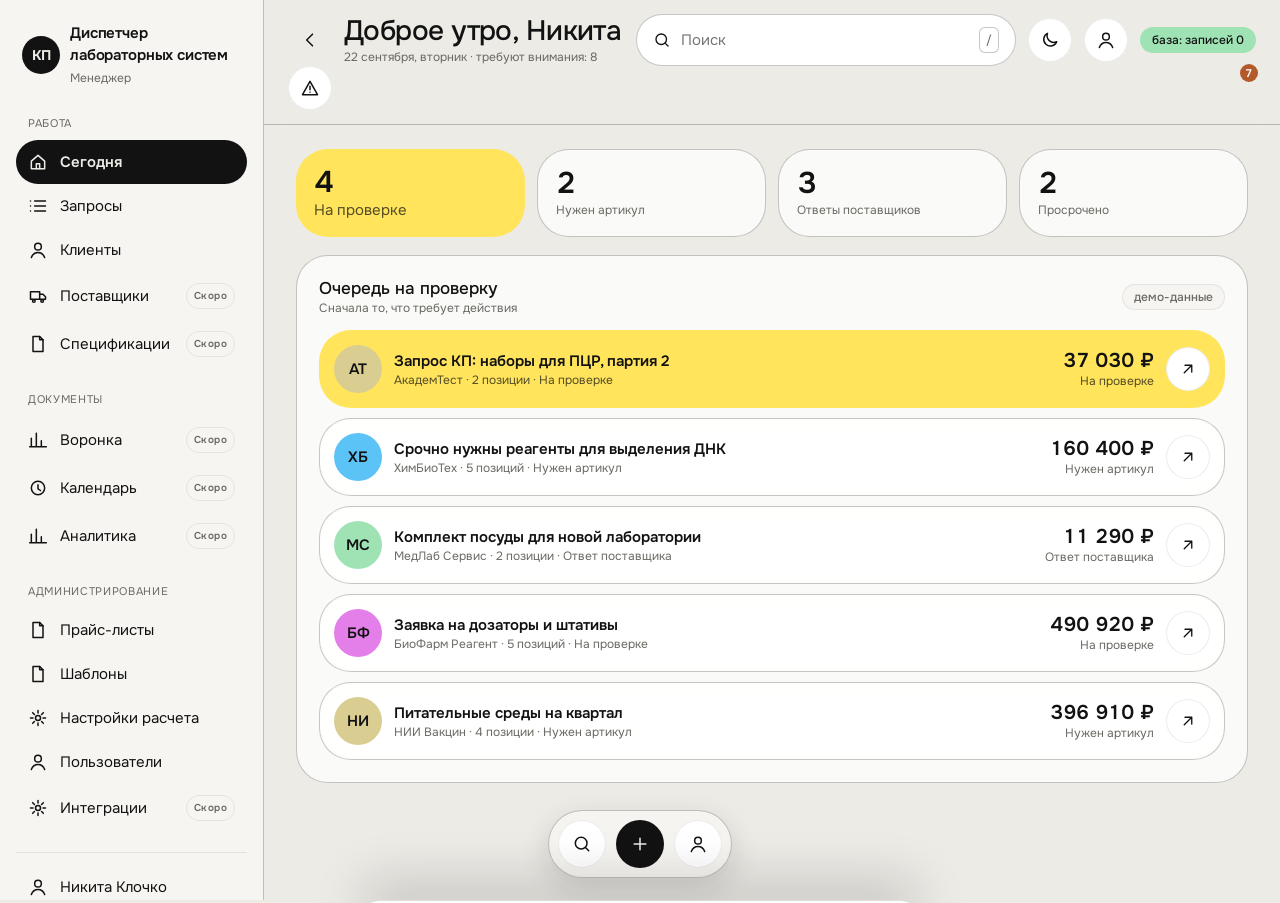
<file: prototype/stand-616-e1-manager.html>
<!DOCTYPE html>
<html lang="ru" data-theme="light">
<head>
<meta charset="utf-8">
<meta name="viewport" content="width=device-width,initial-scale=1,viewport-fit=cover">
<title>Рабочее место менеджера — Э1 — Автоматизация КП</title>
<link rel="preconnect" href="https://fonts.googleapis.com">
<link rel="preconnect" href="https://fonts.gstatic.com" crossorigin>
<link href="https://fonts.googleapis.com/css2?family=Onest:wght@400;500;600;700&display=swap" rel="stylesheet">
<style>
:root{--bg:#ECEBE6;--surface:#F6F5F1;--card:rgba(255,255,255,.72);--card-solid:#fff;--ink:#121212;--ink-muted:#6A6963;--line:rgba(18,18,18,.08);--yellow:#FFE45C;--sky:#5CC3F7;--sand:#D9CD92;--orchid:#E47EE8;--mint:#9FE3B5;--coral:#FF8A7A;--r-card:32px;--r-nest:24px;--r-pill:999px;--blur:16px;--dur:200ms;--ease:cubic-bezier(.22,.61,.36,1);--tabh:74px;--side:264px;--rail:76px}
[data-theme=dark]{--bg:#141414;--surface:#1D1D1D;--card:#262626;--card-solid:#262626;--ink:#F4F3EF;--ink-muted:#B4B3AC;--line:rgba(255,255,255,.10)}
*{box-sizing:border-box;margin:0;padding:0}
html{-webkit-text-size-adjust:100%}
body{font-family:Onest,system-ui,sans-serif;font-size:15px;line-height:22px;background:var(--bg);color:var(--ink);-webkit-font-smoothing:antialiased}
button,input,textarea,select{font:inherit;color:inherit}
button{background:none;border:0;cursor:pointer}
a{color:inherit;text-decoration:none}
.hint{font-size:12px;line-height:16px;color:var(--ink-muted);overflow-wrap:anywhere}
.num{font-variant-numeric:tabular-nums}
.side{display:none;position:fixed;left:0;top:0;bottom:0;width:var(--side);background:var(--surface);border-right:1px solid var(--line);padding:22px 16px;flex-direction:column;gap:6px;z-index:20}
.rail{display:none;position:fixed;left:0;top:0;bottom:0;width:var(--rail);background:var(--surface);border-right:1px solid var(--line);padding:18px 10px;flex-direction:column;align-items:center;gap:8px;z-index:20}
.main{margin:0}
@media(min-width:768px){.rail{display:flex}.main{margin-left:var(--rail)}}
@media(min-width:1024px){.side{display:flex}.rail{display:none}.main{margin-left:var(--side)}}
.tabbar{position:fixed;left:0;right:0;bottom:0;height:calc(var(--tabh) + env(safe-area-inset-bottom));padding-bottom:env(safe-area-inset-bottom);display:flex;background:color-mix(in srgb,var(--surface) 94%,transparent);backdrop-filter:blur(var(--blur));border-top:1px solid var(--line);z-index:30}
@media(min-width:768px){.tabbar{display:none}}
.tab{flex:1;display:flex;flex-direction:column;align-items:center;justify-content:center;gap:3px;font-size:11px;line-height:14px;color:var(--ink-muted);padding-top:8px}
.tab[aria-current=page]{color:var(--ink);font-weight:600}
.tab svg{width:22px;height:22px}
.brand{display:flex;align-items:center;gap:10px;margin-bottom:18px;padding:0 6px}
.brand .mark{width:38px;height:38px;border-radius:999px;background:var(--ink);color:var(--bg);display:flex;align-items:center;justify-content:center;font-weight:700;font-size:14px;flex:0 0 auto}
.brand b{font-size:15px;font-weight:600;letter-spacing:-.01em;display:block}
.grp{margin-bottom:14px}
.grp>span{display:block;font-size:11px;letter-spacing:.06em;text-transform:uppercase;color:var(--ink-muted);padding:0 12px;margin-bottom:6px}
.nv{display:flex;align-items:center;gap:12px;width:100%;padding:11px 12px;border-radius:var(--r-nest);color:var(--ink);text-align:left}
.nv:hover{background:color-mix(in srgb,var(--ink) 6%,transparent)}
.nv[aria-current=page]{background:var(--ink);color:var(--bg);font-weight:600}
.nv svg{width:20px;height:20px;flex:0 0 auto}
.nv .sp{flex:1}
.soon{font-size:10px;font-weight:600;letter-spacing:.04em;padding:1px 7px;border-radius:999px;border:1px solid var(--line);color:var(--ink-muted)}
.nv[aria-current=page] .soon{color:var(--bg);border-color:transparent;background:rgba(255,255,255,.2)}
.side-foot{margin-top:auto;border-top:1px solid var(--line);padding-top:12px}
.railbtn{width:48px;height:48px;border-radius:999px;display:flex;align-items:center;justify-content:center;color:var(--ink)}
.railbtn svg{width:22px;height:22px}
.railbtn:hover{background:color-mix(in srgb,var(--ink) 7%,transparent)}
.railbtn[aria-current=page]{background:var(--ink);color:var(--bg)}
.topbar{position:sticky;top:0;z-index:15;background:color-mix(in srgb,var(--bg) 88%,transparent);backdrop-filter:blur(var(--blur));border-bottom:1px solid var(--line);padding:10px 16px}
@media(min-width:768px){.topbar{padding:14px 24px}}
.tbrow{display:flex;align-items:center;gap:12px;max-width:1440px;margin:0 auto}
.tbtitle{flex:1;min-width:0}
.tbtitle h1{font-size:22px;line-height:28px;font-weight:500;letter-spacing:-.02em}
@media(min-width:1024px){.tbtitle h1{font-size:28px;line-height:32px}}
.tbtitle .hint{margin-top:2px}
.hsearch{display:none;align-items:center;gap:10px;flex:0 0 auto;width:320px;border:1px solid var(--line);background:var(--card-solid);border-radius:var(--r-pill);padding:11px 16px}
@media(min-width:1024px){.hsearch{display:flex}}
.hsearch input{border:0;background:none;outline:none;width:100%;min-width:0}
.ib{width:44px;height:44px;border-radius:999px;display:inline-flex;align-items:center;justify-content:center;border:1px solid var(--line);background:var(--card-solid);flex:0 0 auto;transition:transform var(--dur) var(--ease),background var(--dur) var(--ease)}
.ib.sm{width:40px;height:40px}.ib.lg{width:48px;height:48px}
.ib.dark{background:var(--ink);color:var(--bg);border-color:transparent}
.ib.plain{border-color:transparent;background:transparent}
.ib:hover{background:color-mix(in srgb,var(--ink) 7%,var(--card-solid))}
.ib:active{transform:scale(.96)}
.ib svg{width:20px;height:20px}.ib.sm svg{width:18px;height:18px}
svg{width:18px;height:18px;flex:0 0 auto;stroke:currentColor;fill:none;stroke-width:1.8;stroke-linecap:round;stroke-linejoin:round}
.btn{border-radius:var(--r-pill);padding:12px 22px;font-size:15px;font-weight:500;border:1px solid var(--line);background:var(--card-solid);transition:transform var(--dur) var(--ease)}
.btn.dark{background:var(--ink);color:var(--bg);border-color:transparent}
.btn.wide{width:100%;padding:16px 22px}
.btn:active{transform:scale(.98)}
.btn[disabled]{opacity:.45;cursor:not-allowed}
:focus-visible{outline:2px solid var(--ink);outline-offset:2px}
.content{padding:16px 16px calc(var(--tabh) + 120px);max-width:1440px;margin:0 auto}
@media(min-width:768px){.content{padding:22px 24px 140px}}
@media(min-width:1024px){.content{padding:24px 32px 120px}}
.cols{display:flex;flex-direction:column;gap:18px}
@media(min-width:1024px){.cols.split{flex-direction:row;align-items:flex-start}.cols.split>.col-a{flex:1;min-width:0}.cols.split>.col-b{width:360px;flex:0 0 auto;position:sticky;top:88px}.zones{display:flex;gap:18px;align-items:flex-start}.zones>.z-mail{width:34%;min-width:0}.zones>.z-pos{flex:1;min-width:0}.zones>.z-act{width:320px;flex:0 0 auto}}
.grid{display:grid;gap:12px;grid-template-columns:1fr 1fr}
@media(min-width:600px){.grid{grid-template-columns:repeat(2,1fr)}}
@media(min-width:1024px){.grid.stats{grid-template-columns:repeat(4,1fr)}}
.card{background:var(--card);backdrop-filter:blur(var(--blur));border:1px solid var(--line);border-radius:var(--r-card);padding:18px}
@media(min-width:768px){.card{padding:22px}}
.nest{background:var(--surface);border-radius:var(--r-nest);padding:14px;overflow-x:auto}
.card-head{display:flex;align-items:center;gap:12px;margin-bottom:14px}
.card-head h2{font-size:17px;line-height:22px;font-weight:500;flex:1}
.stat{background:var(--card);backdrop-filter:blur(var(--blur));border:1px solid var(--line);border-radius:var(--r-card);padding:16px 18px}
.accent{border:0;border-radius:var(--r-card);padding:16px 18px;color:#121212}
.a-yellow{background:var(--yellow)}.a-sky{background:var(--sky)}.a-sand{background:var(--sand)}.a-orchid{background:var(--orchid)}.a-mint{background:var(--mint)}.a-coral{background:var(--coral)}
.stat .big,.accent .big{font-size:30px;line-height:34px;font-weight:600;letter-spacing:-.02em}
.stat .lbl{font-size:12px;line-height:16px;color:var(--ink-muted);margin-top:2px}
.accent .lbl{color:rgba(18,18,18,.72)}
.pills{display:flex;gap:8px;overflow-x:auto;padding-bottom:6px;margin-bottom:14px;scrollbar-width:none}
.pills::-webkit-scrollbar{display:none}
.pill{border-radius:var(--r-pill);padding:9px 16px;font-size:14px;line-height:20px;white-space:nowrap;border:1px solid var(--line);background:var(--card-solid);flex:0 0 auto}
.pill[aria-pressed=true]{background:var(--ink);color:var(--bg);border-color:transparent;font-weight:600}
.pill .n{opacity:.6;margin-left:5px;font-variant-numeric:tabular-nums}
.chip{display:inline-flex;align-items:center;gap:6px;border-radius:var(--r-pill);padding:4px 11px;font-size:12px;line-height:16px;font-weight:500;background:var(--surface);border:1px solid var(--line);white-space:nowrap}
.c-yellow{background:var(--yellow);border-color:transparent;color:#121212}.c-sky{background:var(--sky);border-color:transparent;color:#121212}.c-sand{background:var(--sand);border-color:transparent;color:#121212}.c-orchid{background:var(--orchid);border-color:transparent;color:#121212}.c-mint{background:var(--mint);border-color:transparent;color:#121212}.c-coral{background:var(--coral);border-color:transparent;color:#121212}.c-neutral{background:var(--surface);color:var(--ink-muted)}
.ent{display:flex;align-items:center;gap:12px;background:var(--card);backdrop-filter:blur(var(--blur));border:1px solid var(--line);border-radius:var(--r-card);padding:14px;text-align:left;width:100%}
.ent.hot{background:var(--yellow);border-color:transparent;color:#121212}
.ent.hot .hint{color:rgba(18,18,18,.72)}
.ent .av{width:48px;height:48px;border-radius:999px;background:var(--sand);color:#121212;display:flex;align-items:center;justify-content:center;font-weight:600;font-size:15px;flex:0 0 auto}
.ent .av.sky{background:var(--sky)}.ent .av.mint{background:var(--mint)}.ent .av.orchid{background:var(--orchid)}
.ent .txt{flex:1;min-width:0}
.ent .txt b{display:-webkit-box;-webkit-line-clamp:2;-webkit-box-orient:vertical;overflow:hidden;font-size:15px;line-height:21px;font-weight:600}
.ent .txt .hint{display:block;overflow:hidden}
.ent .sum{font-size:20px;line-height:24px;font-weight:600;white-space:nowrap}
.stack{display:flex;flex-direction:column;gap:10px}
.row{display:flex;align-items:center;gap:8px}
.spread{justify-content:space-between}
.wrapflex{flex-wrap:wrap}
.tbl{width:100%;border-collapse:collapse}
.tbl thead th{position:sticky;top:0;background:var(--card-solid);text-align:left;font-size:12px;line-height:16px;font-weight:600;color:var(--ink-muted);padding:10px 12px;border-bottom:1px solid var(--line);white-space:nowrap}
.tbl td{padding:16px 12px;border-bottom:1px solid var(--line);vertical-align:middle}
.tbl tbody tr:last-child td{border-bottom:0}
.tbl tbody tr{cursor:pointer}
.tbl tbody tr:hover{background:color-mix(in srgb,var(--ink) 4%,transparent)}
.tbl tbody tr.sel{background:var(--yellow)}
.tbl .r{text-align:right}
.tbl .money{font-weight:600;font-variant-numeric:tabular-nums;white-space:nowrap}
.tblwrap{background:var(--card);backdrop-filter:blur(var(--blur));border:1px solid var(--line);border-radius:var(--r-card);overflow:hidden}
.tblscroll{overflow:auto;max-height:calc(100vh - 260px)}
.tl{display:flex;flex-direction:column;gap:10px;position:relative}
.tl:before{content:"";position:absolute;left:11px;top:6px;bottom:6px;width:1px;background:var(--line)}
.tli{display:flex;gap:12px;align-items:flex-start;position:relative}
.tli .pin{width:23px;height:23px;border-radius:999px;background:var(--card-solid);border:1px solid var(--line);display:flex;align-items:center;justify-content:center;font-size:11px;font-weight:600;flex:0 0 auto;z-index:1}
.tli .bd{flex:1;border-radius:var(--r-nest);padding:12px 14px;background:var(--surface);text-align:left;width:100%}
.tli .bd b{font-size:14px;line-height:20px;font-weight:600;display:block}
.tli .bd .amt{font-size:18px;line-height:22px;font-weight:600;font-variant-numeric:tabular-nums}
.ev-yellow{background:var(--yellow);color:#121212}.ev-sky{background:var(--sky);color:#121212}.ev-sand{background:var(--sand);color:#121212}.ev-orchid{background:var(--orchid);color:#121212}.ev-mint{background:var(--mint);color:#121212}.ev-coral{background:var(--coral);color:#121212}
.dockwrap{position:fixed;left:0;right:0;bottom:calc(var(--tabh) + env(safe-area-inset-bottom) + 12px);display:flex;justify-content:center;pointer-events:none;z-index:25}
@media(min-width:768px){.dockwrap{bottom:22px}}
.dock{display:flex;gap:10px;align-items:center;padding:9px;border-radius:var(--r-pill);background:color-mix(in srgb,var(--surface) 92%,transparent);backdrop-filter:blur(var(--blur));border:1px solid var(--line);box-shadow:0 10px 30px rgba(18,18,18,.14);pointer-events:auto}
.sheet{position:fixed;left:0;right:0;bottom:0;z-index:60;background:var(--card-solid);border-radius:var(--r-card) var(--r-card) 0 0;padding:20px;max-height:86vh;overflow:auto;transform:translateY(102%);transition:transform var(--dur) var(--ease);box-shadow:0 -20px 50px rgba(18,18,18,.18)}
.sheet.open{transform:translateY(0)}
.scrim{position:fixed;inset:0;background:rgba(18,18,18,.45);z-index:55;opacity:0;pointer-events:none;transition:opacity var(--dur) var(--ease)}
.scrim.open{opacity:1;pointer-events:auto}
@media(min-width:1024px){.sheet{left:50%;transform:translate(-50%,102%);width:560px;border-radius:var(--r-card)}.sheet.open{transform:translate(-50%,0)}}
.sticky{position:fixed;left:0;right:0;bottom:calc(var(--tabh) + env(safe-area-inset-bottom));padding:10px 16px;background:linear-gradient(to top,var(--bg) 62%,transparent);z-index:24}
@media(min-width:768px){.sticky{display:none}}
.toast{position:fixed;left:50%;transform:translateX(-50%);bottom:calc(var(--tabh) + 96px);z-index:70;background:var(--ink);color:var(--bg);border-radius:var(--r-pill);padding:12px 18px;font-size:14px;max-width:92vw;display:none}
.toast.on{display:block}
.notiwrap{position:relative;flex:0 0 auto}
.dlgwrap{position:fixed;inset:0;z-index:80;display:none;align-items:center;justify-content:center;padding:20px;background:rgba(18,18,18,.5)}
.dlgwrap.on{display:flex}
.dlgbox{width:100%;max-width:420px;background:var(--card-solid);border:1px solid var(--line);border-radius:var(--r-nest);padding:20px;box-shadow:0 24px 60px rgba(18,18,18,.3)}
.dlgbox h3{font-size:17px;margin-bottom:8px}
.dlgbox .row{margin-top:16px}
.notibadge{position:absolute;top:-2px;right:-2px;min-width:18px;height:18px;border-radius:999px;background:#B35A2A;color:#fff;font-size:11px;line-height:18px;text-align:center;padding:0 5px;font-weight:600}
.undo{position:fixed;left:50%;transform:translateX(-50%);bottom:calc(var(--tabh) + 96px);z-index:75;background:var(--ink);color:var(--bg);border-radius:var(--r-pill);padding:10px 16px;font-size:14px;display:none;align-items:center;gap:12px}
.undo.on{display:flex}
.undo button{color:var(--yellow);font-weight:600;text-decoration:underline}
@media(min-width:768px){.toast{bottom:26px}}
.sk{background:linear-gradient(90deg,var(--surface) 25%,color-mix(in srgb,var(--ink) 9%,var(--surface)) 37%,var(--surface) 63%);background-size:400% 100%;animation:sh 1.3s infinite;border-radius:var(--r-nest)}
@keyframes sh{0%{background-position:100% 0}100%{background-position:0 0}}
.sk.h60{height:60px}.sk.h120{height:120px}
.empty{text-align:center;padding:34px 18px;border-radius:var(--r-card);background:var(--card);border:1px dashed var(--line)}
.empty .ic{width:56px;height:56px;border-radius:999px;background:var(--surface);display:flex;align-items:center;justify-content:center;margin:0 auto 12px}
.empty h3{font-size:17px;line-height:22px;font-weight:500;margin-bottom:4px}
.err{border-radius:var(--r-card);background:var(--coral);color:#121212;padding:18px}
.err h3{font-size:17px;font-weight:600;margin-bottom:4px}
.err .btn{margin-top:12px;background:rgba(18,18,18,.86);color:#fff;border-color:transparent}
.field{display:block;margin-bottom:12px}
.field span{display:block;font-size:12px;line-height:16px;color:var(--ink-muted);margin-bottom:5px}
.field input,.field textarea{width:100%;border:1px solid var(--line);background:var(--surface);border-radius:var(--r-nest);padding:12px 14px;outline:none}
.field textarea{min-height:110px;resize:vertical}
.pos{border:1px solid var(--line);border-radius:var(--r-nest);padding:12px;background:var(--card-solid);display:flex;gap:12px;align-items:flex-start}
.pos.low{border-color:var(--coral);border-width:2px}
.pos .g{flex:1;min-width:0}
.pos b{display:block;font-size:15px;line-height:21px;font-weight:600}
.pos .meta{font-size:12px;line-height:16px;color:var(--ink-muted)}
.pos .p{font-weight:600;font-variant-numeric:tabular-nums;white-space:nowrap}
details.steps{border-radius:var(--r-nest);background:var(--surface);color:var(--ink);padding:12px 14px;margin-top:12px}
details.steps summary{font-weight:500;cursor:pointer}
details.steps .ln{display:flex;justify-content:space-between;gap:12px;font-variant-numeric:tabular-nums;padding:6px 0;border-bottom:1px solid var(--line);font-size:14px}
details.steps .ln:last-child{border-bottom:0;font-weight:600}
.hi{background:var(--yellow);border-radius:4px;padding:0 2px}
.frow{display:grid;grid-template-columns:1fr 1fr;gap:8px;margin-bottom:10px}
.frow .field{margin-bottom:0}
.frow .f-n{grid-column:1/-1}
@media(max-width:560px){.frow{grid-template-columns:1fr}.frow .f-n{grid-column:auto}}
.frow .field{margin-bottom:0}
.frow .f-n{grid-column:1/-1}
.field select{width:100%;border:1px solid var(--line);background:var(--surface);border-radius:var(--r-nest);padding:12px 14px;outline:none;min-width:0}
.frow input,.frow select{min-width:0}
.acts{display:flex;flex-wrap:wrap;gap:8px;align-items:center;margin-top:10px}
.pos .g{min-width:0}
.chip[hidden],.btn[hidden]{display:none}
/* Ф1: глобальный поиск в шапке (виден на всех ширинах, на телефоне — во всю ширину) */
.qwrap{position:relative;display:flex;flex:0 0 auto;width:380px;min-width:0}
.hsearch{display:flex;align-items:center;gap:10px;width:100%;min-height:48px;border:1px solid var(--line);background:var(--card-solid);border-radius:var(--r-pill);padding:12px 16px;transition:border-color var(--dur) var(--ease),box-shadow var(--dur) var(--ease)}
.hsearch:focus-within{border-color:var(--ink);box-shadow:0 0 0 3px color-mix(in srgb,var(--ink) 12%,transparent)}
.hsearch input{border:0;background:none;outline:none;width:100%;min-width:0}
.hsearch>svg{width:18px;height:18px;flex:0 0 auto}
.qpanel{position:absolute;left:0;right:0;top:calc(100% + 8px);z-index:45;background:var(--card-solid);border:1px solid var(--line);border-radius:var(--r-nest);box-shadow:0 18px 40px rgba(18,18,18,.2);max-height:min(72vh,520px);overflow:auto;padding:8px;display:none}
.qpanel.on{display:block} .qhint{display:flex;align-items:center;gap:6px;margin-left:auto;color:var(--ink-muted);font-size:12px;flex:0 0 auto} .qhint kbd{border:1px solid var(--line-strong);border-radius:6px;padding:1px 6px;font:inherit;background:var(--card-solid);color:var(--ink-muted);display:none} @media(min-width:768px){.qhint kbd{display:inline-block}}
.qgrp{font-size:11px;letter-spacing:.06em;text-transform:uppercase;color:var(--ink-muted);padding:9px 10px 4px}
.qit{display:flex;gap:10px;align-items:center;width:100%;text-align:left;padding:10px;border-radius:14px;min-height:44px}
.qit:hover,.qit.cur{background:color-mix(in srgb,var(--ink) 7%,transparent)}
.qit .sp{flex:1;min-width:0}
.qit b{display:block;font-size:14px;line-height:19px;font-weight:600;white-space:nowrap;overflow:hidden;text-overflow:ellipsis}
.qit .hint{display:block;white-space:nowrap;overflow:hidden;text-overflow:ellipsis}
.qit>svg{width:18px;height:18px;flex:0 0 auto;color:var(--ink-muted)}
.qempty{padding:20px 12px;text-align:center}
@media(max-width:1023px){.tbrow{flex-wrap:wrap}.qwrap{order:9;flex:1 1 100%;width:100%;margin-top:4px}.dbchip{display:none}}
/* ==== Ф4: верстка и токены V-1…V-5 ==== */
:root{--line-strong:rgba(18,18,18,.24)}
[data-theme=dark]{--line-strong:rgba(255,255,255,.28)}
.card,.stat,.ent,.tblwrap,.empty,.pos,.nest{border-color:var(--line-strong)}
.tbl thead th,.tbl td,.tl:before,.field input,.field textarea,.field select,.hsearch{border-color:var(--line-strong)}
.side,.rail,.topbar,.tabbar,.dock,.sticky,.sheet,.pos{border-color:var(--line-strong)}
.ib{min-width:44px;min-height:44px}
.ib.sm{width:44px;height:44px}
.ib.sm svg{width:18px;height:18px}
.ib.lg{min-width:48px;min-height:48px}
.btn,.pill,.tab,.railbtn,.nv{min-height:44px}
.btn{padding:11px 20px}
.field input,.field select,.field textarea{min-height:44px}
.pill{padding:10px 16px}
.tbl td{font-size:14px;line-height:20px}
.tblwrap,.nest,.tblscroll{min-width:0;max-width:100%}
.tblscroll{overscroll-behavior-x:contain}
.content{padding-bottom:calc(var(--tabh) + 120px + env(safe-area-inset-bottom))}
@media(max-width:899px){body{font-size:16px;line-height:24px}}
@media(min-width:768px){.content{padding-bottom:calc(140px + env(safe-area-inset-bottom))}}
@media(min-width:1024px){.content{padding-bottom:calc(120px + env(safe-area-inset-bottom))}.tbl td{font-size:15px;line-height:22px}}
@media(prefers-reduced-motion:reduce){*{animation:none!important;transition:none!important}}
</style>
</head>
<body>
<div id="root"></div>
<div id="sheet" class="sheet" role="dialog" aria-modal="true"></div>
<div class="scrim" id="scrim" data-act="closesheet"></div>
<div class="toast" id="toast"></div>
<div class="undo" id="undo"></div>
<div class="notiwrap" id="notiwrap"><div class="qpanel" id="npanel" role="dialog" aria-label="Уведомления"></div></div>
<div class="dlgwrap" id="dlgwrap"><div class="dlgbox" id="dlgbox" role="alertdialog" aria-modal="true"></div></div>
<script>
"use strict";
/* Э1 «Рабочее место менеджера» — оболочка на моках. Пять экранов по ТЗ,
   четыре состояния, три разрешения, расчёт цены детерминированный (без ИИ). */
var T={
 app:{name:"Диспетчер лабораторных систем",user:"Никита Клочко",role:"Менеджер"},
 nav:{work:"Работа",docs:"Документы",adm:"Администрирование",soon:"Скоро"},
 common:{search:"Поиск",theme:"Тема",profile:"Профиль",cancel:"Отмена",retry:"Повторить",loading:"Загружаем данные",
  error:"Не удалось загрузить данные",mock:"демо-данные",back:"Назад",open:"Открыть",light:"Светлая",dark:"Темная",
  state:"Состояние экрана",apply:"Применить",of:"из",more:"Показать еще",empty:"Пусто"},
 today:{hi:"Доброе утро, {name}",sub:"{date} · требуют внимания: {n}",
  queue:"Очередь на проверку",queueSub:"Сначала то, что требует действия",
  done:"Все запросы обработаны",doneSub:"Проверка почты была в 09:20, следующая в 09:35",
  s1:"На проверке",s2:"Нужен артикул",s3:"Ответы поставщиков",s4:"Просрочено"},
 requests:{title:"Запросы",sub:"Все входящие запросы и их статусы",
  fAll:"Все",fCheck:"На проверке",fArt:"Нужен артикул",fSup:"Ждем поставщика",fSent:"КП отправлено"},
 cols:{n:"№",received:"Дата получения",client:"Клиент",subject:"Тема письма",positions:"Позиций",
  confidence:"Уверенность",sum:"Сумма КП",status:"Статус",owner:"Ответственный",updated:"Обновлено"},
 request:{title:"Запрос №{n}",pinned:"Закреплено",pin:"Закрепить",mail:"Письмо",from:"От",attach:"Вложения",
  noAttach:"Вложений нет",art:"Артикул",qty:"Кол-во",price:"Цена для клиента",check:"Проверить",conf:"Уверенность",
  tabs:{pos:"Позиции",mail:"Письмо",quote:"КП",hist:"История"},
  rate:"Курс",duty:"Пошлина",steps:"Как посчитано",step1:"Цена в USD × курс",step2:"Пошлина по категории",
  step3:"Наценка по категории",step4:"Округление до 10 ₽",needCheck:"Проверьте {n} позиции",
  makeQuote:"Сформировать КП",send:"Отправить клиенту",hist:"История запроса",reply:"Ответить",call:"Позвонить",
  mailBtn:"Письмо",lowTitle:"Позиции с низкой уверенностью",lowSub:"Их нельзя отправлять клиенту без проверки",
  priceEngine:"Цена клиента",src:"Источник"},
 quote:{title:"КП по запросу №{n}",preview:"Предпросмотр КП",hint:"Таблица повторяет XLS-шаблон клиента",
  number:"Номер КП",valid:"Срок действия",terms:"Условия",total:"Итого",send:"Отправить клиенту",to:"Кому",
  subject:"Тема",body:"Текст письма",file:"Вложение",confirmTitle:"Отправить КП клиенту?",
  confirmSub:"Ничего не уходит без вашего подтверждения",sent:"КП отправлено",versions:"Версии",
  vnew:"Версия {v} создана",link:"Файл на Яндекс Диске",draft:"Черновик",sentStatus:"Отправлено"},
 clients:{title:"Клиенты",sub:"Клиенты и суммы КП за период",sum:"Сумма КП",reqs:"Запросов",
  card:"Карточка клиента",history:"История взаимодействия",deals:"Запросы и КП"},
 st:{new:"Новый",rec:"Распознан",art:"Нужен артикул",sup:"Ждем поставщика",check:"На проверке",
  sent:"КП отправлено",wait:"Ждем ответа клиента",spec:"Запрошен счет / спецификация",won:"Выигран",
  lost:"Проигран",closed:"Закрыт",overdue:"Просрочено",supAns:"Ответ поставщика"},
 toast:{copied:"Позиция проверена",quote:"КП сформировано",sent:"КП отправлено клиенту",pinned:"Запрос закреплен",stub:"Это действие вне каркаса Э1",
  filter:"Фильтр: {f}",state:"Состояние: {s}"},
 states:{data:"Данные",loading:"Загрузка",empty:"Пусто",error:"Ошибка"},
 pl:{pos:["позиция","позиции","позиций"],req:["запрос","запроса","запросов"],deal:["запись","записи","записей"]},
 err:{title:"Не удалось загрузить данные",sub:"Сервис не ответил за 10 секунд"}
};
var RATE=92.40;
/* D-1/D-2: подписи и индикаторы правки позиций запроса */
T.request.name="Наименование";T.request.cat="Категория";
T.request.saved="Сохранено";T.request.saving="Сохраняем…";
T.request.addPos="Добавить позицию";T.request.delPos="Удалить";T.request.merge="Объединить дубли";
T.request.dupChip="Дубли по артикулу";T.request.noArt="Нужен артикул";T.request.asked="Запрос отправлен";
T.request.askClient="Запросить у клиента";T.request.askTitle="Запрос артикула у клиента";
T.request.askSub="Письмо клиенту в предпросмотре — отправка только после вашего подтверждения";
T.request.askSend="Отправить клиенту";T.request.askSent="Запрос артикула отправлен клиенту";
T.request.merged="Позиции объединены";T.request.added="Позиция добавлена";T.request.removed="Позиция удалена";
T.request.newPos="Новая позиция";
var CATS={
 kits:{label:"Наборы",markup:.34,duty:.05},reagents:{label:"Реагенты",markup:.28,duty:.05},
 glass:{label:"Посуда",markup:.30,duty:.08},instr:{label:"Приборы",markup:.24,duty:.08},
 media:{label:"Питательные среды",markup:.32,duty:.05},cons:{label:"Расходники",markup:.38,duty:.10}};
var POOL=[
 {a:"TX-1042",n:"Набор для выделения ДНК, 50 реакций",c:"kits",usd:120.50},
 {a:"RX-2231",n:"Реагент ПЦР-мультиплекс, 100 пробирок",c:"reagents",usd:86.00},
 {a:"LB-3390",n:"Посуда мерная, комплект ISO",c:"glass",usd:64.20},
 {a:"PL-8817",n:"Дозатор переменного объёма 100-1000 мкл",c:"instr",usd:210.00},
 {a:"MD-5520",n:"Питательная среда LB, 500 г",c:"media",usd:38.90},
 {a:"CN-7702",n:"Плашки для ПЦР, 96 лунок, упак. 25 шт",c:"cons",usd:22.40},
 {a:"TX-1188",n:"Набор для ПЦР в реальном времени",c:"kits",usd:164.00},
 {a:"CL-4410",n:"Пробирки центрифужные 50 мл, 500 шт",c:"cons",usd:31.50},
 {a:"IN-6621",n:"Инкубатор лабораторный, 50 л",c:"instr",usd:780.00},
 {a:"MG-9090",n:"Магнитный штатив для пробирок 16x1.5 мл",c:"instr",usd:142.00}];
var STCOLOR={new:"c-neutral",rec:"c-sand",art:"c-yellow",sup:"c-sky",check:"c-yellow",sent:"c-sand",wait:"c-sky",
 spec:"c-orchid",won:"c-mint",lost:"c-coral",closed:"c-neutral",overdue:"c-coral",supAns:"c-orchid"};
var CLIENTS=[
 {id:"c1",name:"АкадемТест",contact:"Ирина Соколова, снабжение",mail:"sokolova@academtest.ru",phone:"+7 495 771-22-40",init:"АТ",tone:"sand"},
 {id:"c2",name:"ХимБиоТех",contact:"Павел Демин, закупки",mail:"demin@chembiotech.ru",phone:"+7 812 445-90-11",init:"ХБ",tone:"sky"},
 {id:"c3",name:"МедЛаб Сервис",contact:"Ольга Кузнецова, директор",mail:"kuznetsova@medlab-s.ru",phone:"+7 903 118-45-77",init:"МС",tone:"mint"},
 {id:"c4",name:"БиоФарм Реагент",contact:"Артем Гусев, снабжение",mail:"gusev@biofarm-r.ru",phone:"+7 342 205-77-19",init:"БФ",tone:"orchid"},
 {id:"c5",name:"НИИ Вакцин",contact:"Наталья Ершова, договорной отдел",mail:"ershova@niivak.ru",phone:"+7 495 664-30-02",init:"НИ",tone:"sand"}];
var SUBJECTS=["Запрос КП: наборы для ПЦР, партия 2","Срочно нужны реагенты для выделения ДНК",
 "Комплект посуды для новой лаборатории","Заявка на дозаторы и штативы","Питательные среды на квартал",
 "Запрос на расходники для ПЦР","Дополнительная заявка: наборы, 3 позиции","Инкубатор и принадлежности к нему",
 "Реагенты для секвенирования, уточнение артикулов","Запрос спецификации и счета"];
var OWNERS=["АК","МС","ИП","ДЛ"];
var STATUSES=["check","art","sup","sent","wait","rec","new","spec","won","lost","closed","overdue","supAns","check","art","check","sent","sup","rec","wait","won","check","spec","overdue"];
function buildRequests(){
 var out=[],REC=["2026-09-22 09:00","2026-09-22 08:21","2026-09-21 17:40","2026-09-21 14:05","2026-09-20 11:30","2026-09-19 16:15"],
 UPD=["2026-09-22 09:14","2026-09-22 08:40","2026-09-21 18:02","2026-09-21 14:33","2026-09-20 12:10","2026-09-19 16:44"],
 CONF=[0.79,0.84,0.88,0.91,0.93,0.95,0.96,0.97];
 for(var i=0;i<24;i++){
  var st=STATUSES[i%STATUSES.length],cl=CLIENTS[i%CLIENTS.length],npos=2+((i*3)%4),positions=[];
  for(var j=0;j<npos;j++){
   var p=POOL[(i*2+j)%POOL.length],conf=CONF[(i+j)%8]; if(i%4===1&&j===0)conf=0.61;
   if(st==="art"&&j===0)conf=0.58;
   if(st==="rec")conf=Math.max(conf,0.86);
   positions.push({a:p.a,n:p.n,c:p.c,usd:p.usd,qty:1+((i+j)%4),conf:conf});
  }
  out.push({id:1000+i,num:String(1024+i),received:REC[i%6],updated:UPD[i%6],clientId:cl.id,
   subject:SUBJECTS[i%SUBJECTS.length],status:st,owner:OWNERS[i%4],
   pinned:i===0||i===3,from:cl.mail,attachments:i%3===0?["Запрос_КП.xlsx","Прайс_клиента.pdf"]:["Запрос_КП.xlsx"],
   mailText:"Добрый день!\n\nПросим рассчитать стоимость по позициям ниже. Часть артикулов уточняется, по возможности подберите аналоги.\n"
    +"Ориентировочный срок поставки и условия оплаты просим указать в КП.\n\nС уважением,\n"+cl.contact+"\n"+cl.name,
   positions:positions});
 }
 return out;
}
var REQS=buildRequests();
var TL={"1000":[{k:"sand",t:"Запрос получен из почты",d:"2026-09-22 09:00",a:null},
 {k:"yellow",t:"Распознано 5 позиций, худшая уверенность 0,55",d:"2026-09-22 09:02",a:null},
 {k:"sky",t:"Отправлен запрос поставщику по 1 позиции",d:"2026-09-22 09:14",a:null},
 {k:"orchid",t:"Ответ поставщика получен",d:"2026-09-22 09:40",a:null}]};
function calcPos(p){
 var base=p.usd*RATE,d=CATS[p.c].duty,m=CATS[p.c].markup,afterDuty=base*(1+d),client=afterDuty*(1+m);
 return {base:base,dutySum:base*d,markupSum:afterDuty*m,raw:client,unit:Math.ceil(client/10)*10};
}
function syncTotals(r){var res=calcReq(r),map={goods:money(res.goods),dutyNum:num(res.duty),dutyMoney:money(res.duty),afterDuty:money(res.afterDuty),total:money(res.total)};
 Array.prototype.forEach.call(document.querySelectorAll("[data-tot]"),function(e){var k=e.dataset.tot;if(map[k]!==undefined)e.textContent=map[k];});}
function syncRow(r,i){var p=r.positions[i];if(!p)return;var cp=calcPos(p);
 Array.prototype.forEach.call(document.querySelectorAll('[data-unit="'+i+'"]'),function(e){e.textContent=money(cp.unit);});
 Array.prototype.forEach.call(document.querySelectorAll('[data-line="'+i+'"]'),function(e){e.textContent=money(cp.unit*p.qty);});
 syncTotals(r);}
function syncRowStatus(r,i){var rows=document.querySelectorAll('[data-pos="'+i+'"]');if(!rows.length)return;var p=r.positions[i];if(!p)return;
 var noArt=!String(p.a||"").trim();
 Array.prototype.forEach.call(rows,function(row){
  var st=row.querySelector("[data-st]"),btn=row.querySelector("[data-act=askclient]");
  if(st)st.hidden=!noArt;
  if(btn){btn.hidden=!noArt;btn.disabled=!!p.asked;}});
 var d=dupCount(r);
 Array.prototype.forEach.call(document.querySelectorAll('[data-dupact="'+r.id+'"]'),function(b){b.hidden=!d;});
 Array.prototype.forEach.call(document.querySelectorAll('[data-dupchip="'+r.id+'"]'),function(c){c.hidden=!d;});
 Array.prototype.forEach.call(document.querySelectorAll('[data-dupnum="'+r.id+'"]'),function(n){n.textContent=d;});}
function calcReq(r){var goods=0,duty=0,ad=0,total=0;
 r.positions.forEach(function(p){var c=calcPos(p);goods+=c.base;duty+=c.dutySum;ad+=c.base+c.dutySum;total+=c.unit*p.qty;});
 return {goods:goods,duty:duty,afterDuty:ad,total:total};}
function worstConf(r){var w=1;r.positions.forEach(function(p){if(p.conf<w)w=p.conf;});return w;}
function lowCount(r){var n=0;r.positions.forEach(function(p){if(p.conf<0.75)n++;});return n;}
function dupCount(r){var seen={},d=0;r.positions.forEach(function(p){var k=String(p.a||"").trim().toUpperCase();if(!k)return;if(seen[k])d++;seen[k]=1;});return d;}
function mergeDup(r){var seen={},out=[],n=0;
 r.positions.forEach(function(p){var k=String(p.a||"").trim().toUpperCase();
  if(!k){out.push(p);return;}
  if(seen[k]){seen[k].qty=seen[k].qty+p.qty;n++;return;}
  seen[k]=p;out.push(p);});
 r.positions=out;return n;}
function posTools(r){var s='<button class="btn" data-act="addpos">'+esc(T.request.addPos)+'</button>',d=dupCount(r);
 s+='<button class="btn" data-act="mergepos" data-dupact="'+r.id+'"'+(d?'':' hidden')+'>'+esc(T.request.merge)+' <span class="num" data-dupnum="'+r.id+'">'+d+'</span></button>';
 s+='<span class="chip c-yellow" data-dupchip="'+r.id+'"'+(d?'':' hidden')+'>'+esc(T.request.dupChip)+'</span>';
 return s;}
var SEED_REQS=JSON.parse(JSON.stringify(REQS));
var SEED_TL=JSON.parse(JSON.stringify(TL));
var DBKEY="kp.e1.v1";
function dbOn(){return true;}
function dbLoad(){
 hdbRead();
 try{
  var d=HDB; if(!d||d.v!==1)return;
  if(d.extra&&d.extra.length)d.extra.forEach(function(x){REQS.unshift(x);});
  if(d.reqs)Object.keys(d.reqs).forEach(function(k){
   var e=d.reqs[k]; if(!e)return;
   if(e.new){REQS.unshift(e.new);return;}
   var r=findReq(k); if(!r)return;
   if(e.positions)r.positions=e.positions;
   if(e.status)r.status=e.status;
   if(e.pinned!==undefined)r.pinned=e.pinned;
   if(e.owner)r.owner=e.owner;
   if(e.quoteVer)state.quoteVer[k]=e.quoteVer;
   if(e.sent)state.sent[k]=e.sent;});
  if(d.tl)Object.keys(d.tl).forEach(function(k){TL[k]=(SEED_TL[k]||[]).concat(d.tl[k]);});
  if(d.seq)state.seq=d.seq;
 }catch(e){}
}
function jEq(a,b){try{return JSON.stringify(a)===JSON.stringify(b);}catch(e){return false;}}
function dbSnapshot(){
 var seeds={},reqs={},tl={};
 SEED_REQS.forEach(function(r,i){seeds[r.id]=i;});
 REQS.forEach(function(r){
  var si=seeds[r.id];
  if(si===undefined){reqs[r.id]={new:r};return;}
  var s=SEED_REQS[si],ch={};
  if(!jEq(r.positions,s.positions))ch.positions=r.positions;
  if(r.status!==s.status)ch.status=r.status;
  if(!!r.pinned!==!!s.pinned)ch.pinned=!!r.pinned;
  if(r.owner!==s.owner)ch.owner=r.owner;
  var qv=state.quoteVer[r.id]||1; if(qv!==1)ch.quoteVer=qv;
  if(state.sent[r.id])ch.sent=true;
  if(Object.keys(ch).length)reqs[r.id]=ch;
 });
 Object.keys(TL).forEach(function(k){
  var base=(SEED_TL[k]||[]).length,cur=TL[k]||[];
  if(cur.length>base)tl[k]=cur.slice(base);
 });
 return {v:1,at:new Date().toISOString(),seq:state.seq,reqs:reqs,tl:tl};
}
function dbWrite(){try{HDB=dbSnapshot();hdbWrite();state.dbW=Date.now();dbMark();}catch(e){}}
function dbSave(){if(!dbOn())return;clearTimeout(state.dbT);state.dbT=setTimeout(dbWrite,200);}
var DBSTATE="выкл";
function dbMark(){
 if(!dbOn())return;
 DBSTATE=Date.now()-state.dbW<1500?"записано":"записей "+state.seq;
 Array.prototype.forEach.call(document.querySelectorAll("[data-dbstate]"),function(e){e.textContent=DBSTATE;});
 Array.prototype.forEach.call(document.querySelectorAll("[data-dbcount]"),function(e){e.textContent="база: "+DBSTATE;});
}
function dbReset(){
 HDB=null;
 state.seq=0;state.dbW=0;state.pinned={};state.quoteVer={};state.sent={};state.sel=null;state.filter="all";state.q="";
 REQS=JSON.parse(JSON.stringify(SEED_REQS)); TL=JSON.parse(JSON.stringify(SEED_TL));
 if(location.hash!=="#/today")location.hash="#/today"; else render();
 dbMark(); toast("Демо-данные сброшены — база очищена");
}
function logEvent(rid,kind,text,amount){TL[rid]=(TL[rid]||[]).concat([{k:kind,t:text,d:"2026-09-22 10:30",a:amount===undefined?null:amount}]);}
function touch(rid,kind,text,amount){logEvent(rid,kind,text,amount);state.seq++;dbMark();dbSave();}
function saveState(kind){Array.prototype.forEach.call(document.querySelectorAll("[data-save]"),function(e){
 e.textContent=kind==="saving"?T.request.saving:T.request.saved;e.className="chip "+(kind==="saving"?"c-sky":"c-mint");});}
function autoSaved(){saveState("saving");clearTimeout(state.tsave);state.tsave=setTimeout(function(){saveState("saved");},700);}
function syncTotals(r){var res=calcReq(r),map={goods:money(res.goods),dutyNum:num(res.duty),dutyMoney:money(res.duty),afterDuty:money(res.afterDuty),total:money(res.total)};
 Array.prototype.forEach.call(document.querySelectorAll("[data-tot]"),function(e){var k=e.dataset.tot;if(map[k]!==undefined)e.textContent=map[k];});}
function syncRow(r,i){var p=r.positions[i];if(!p)return;var cp=calcPos(p);
 Array.prototype.forEach.call(document.querySelectorAll('[data-unit="'+i+'"]'),function(e){e.textContent=money(cp.unit);});
 Array.prototype.forEach.call(document.querySelectorAll('[data-line="'+i+'"]'),function(e){e.textContent=money(cp.unit*p.qty);});
 syncTotals(r);}
function syncRowStatus(r,i){var rows=document.querySelectorAll('[data-pos="'+i+'"]');if(!rows.length)return;var p=r.positions[i];if(!p)return;
 var noArt=!String(p.a||"").trim();
 Array.prototype.forEach.call(rows,function(row){
  var st=row.querySelector("[data-st]"),btn=row.querySelector("[data-act=askclient]");
  if(st)st.hidden=!noArt;
  if(btn){btn.hidden=!noArt;btn.disabled=!!p.asked;}});
 var d=dupCount(r);
 Array.prototype.forEach.call(document.querySelectorAll('[data-dupact="'+r.id+'"]'),function(b){b.hidden=!d;});
 Array.prototype.forEach.call(document.querySelectorAll('[data-dupchip="'+r.id+'"]'),function(c){c.hidden=!d;});
 Array.prototype.forEach.call(document.querySelectorAll('[data-dupnum="'+r.id+'"]'),function(n){n.textContent=d;});}
function money(v){return Math.round(v).toLocaleString("ru-RU").replace(/\u00a0/g," ")+" \u20BD";}
function num(v,d){return Number(v).toFixed(d===undefined?2:d).replace(".",",");}
function plural(n,f){var a=Math.abs(n)%100,b=a%10;if(a>10&&a<20)return n+" "+f[2];if(b>1&&b<5)return n+" "+f[1];if(b===1)return n+" "+f[0];return n+" "+f[2];}
function esc(s){return String(s).replace(/&/g,"&amp;").replace(/</g,"&lt;").replace(/>/g,"&gt;").replace(/"/g,"&quot;");}
var P={today:'<path d="M3 12h4l3 8 4-16 3 8h4"/>',list:'<path d="M8 6h13M8 12h13M8 18h13M3 6h.01M3 12h.01M3 18h.01"/>',
 user:'<circle cx="12" cy="8" r="4"/><path d="M4 21c1.5-4 5-6 8-6s6.5 2 8 6"/>',
 truck:'<path d="M3 7h11v9H3zM14 10h4l3 3v3h-7z"/><circle cx="7" cy="18" r="1.6"/><circle cx="17" cy="18" r="1.6"/>',
 doc:'<path d="M6 3h8l4 4v14H6z"/><path d="M14 3v4h4"/>',chart:'<path d="M4 20V10M10 20V4M16 20v-7M22 20H2"/>',
 cog:'<circle cx="12" cy="12" r="3"/><path d="M12 3v3M12 18v3M3 12h3M18 12h3M5.6 5.6l2.1 2.1M16.3 16.3l2.1 2.1M18.4 5.6l-2.1 2.1M7.7 16.3l-2.1 2.1"/>',
 search:'<circle cx="11" cy="11" r="7"/><path d="M20 20l-3.5-3.5"/>',filter:'<path d="M3 5h18l-7 8v6l-4-2v-4z"/>',
 plus:'<path d="M12 5v14M5 12h14"/>',arrow:'<path d="M7 17L17 7M8 7h9v9"/>',back:'<path d="M15 19l-7-7 7-7"/>',
 star:'<path d="M12 3l2.7 5.7 6.3.8-4.6 4.3 1.2 6.2L12 17.1 6.4 20l1.2-6.2L3 9.5l6.3-.8z"/>',
 mail:'<path d="M3 6h18v12H3z"/><path d="M3 7l9 6 9-6"/>',reply:'<path d="M9 10L4 14l5 4"/><path d="M9 10v8h11v-8z"/>',
 phone:'<path d="M6 3h4l2 5-3 2a12 12 0 006 6l2-3 5 2v4a2 2 0 01-2 2A16 16 0 013 5a2 2 0 012-2z"/>',
 clock:'<circle cx="12" cy="12" r="8"/><path d="M12 8v5l3 2"/>',check:'<path d="M5 13l4 4 10-11"/>',
 alert:'<path d="M12 4l9 16H3z"/><path d="M12 10v4M12 17h.01"/>',x:'<path d="M6 6l12 12M18 6L6 18"/>',
 moon:'<path d="M20 14A8 8 0 019 4a8 8 0 1011 10z"/>',sun:'<circle cx="12" cy="12" r="4"/><path d="M12 2v2M12 20v2M2 12h2M20 12h2M5 5l1.5 1.5M17.5 17.5L19 19M19 5l-1.5 1.5M6.5 17.5L5 19"/>',
 send:'<path d="M4 12l16-8-6 16-3-6z"/>',empty:'<path d="M4 9l8-5 8 5v6l-8 5-8-5z"/><path d="M4 9l8 5 8-5M12 14v6"/>',
 spark:'<path d="M12 3l1.8 5.2L19 10l-5.2 1.8L12 17l-1.8-5.2L5 10l5.2-1.8z"/>',home:'<path d="M4 11l8-7 8 7v9H4z"/><path d="M10 20v-6h4v6"/>'};
function svg(n,w){return '<svg viewBox="0 0 24 24" aria-hidden="true"'+(w?' style="width:'+w+'px;height:'+w+'px"':'')+'>'+(P[n]||"")+'</svg>';}
var state={theme:"light",route:["today"],filter:"all",q:"",tab:"pos",sel:null,pinned:{},quoteVer:{},mock:"data",sent:{},seq:0,dbT:null,dbW:0};
var HDB=null;
function b64e(o){try{return btoa(unescape(encodeURIComponent(JSON.stringify(o)))).replace(/\+/g,"-").replace(/\//g,"_").replace(/=+$/,"");}catch(e){return "";}}
function b64d(s){try{return JSON.parse(decodeURIComponent(escape(atob(String(s).replace(/-/g,"+").replace(/_/g,"/")))));}catch(e){return null;}}
function hdbRead(){
 try{
  var m=/[?&#]\.db=([^&]*)/.exec(location.hash||"");
  if(!m){HDB=null;return;}
  HDB=b64d(m[1]);
 }catch(e){HDB=null;}
}
function hdbPath(){
 try{
  var h=(location.hash||"").replace(/^#\/?/,"");
  var i=h.indexOf("?");
  if(i>=0)h=h.slice(0,i);
  return h.split("/").filter(Boolean);
 }catch(e){return [];}
}
function hdbWrite(){
 try{
  if(!HDB)return;
  var s=b64e(HDB);
  var base="#/"+(hdbPath().join("/")||"today");
  var want=base+"?.db="+s;
  if(location.hash!==want)history.replaceState(null,"",location.pathname+location.search+want);
 }catch(e){}
}
function parseHash(){hdbRead();var p=hdbPath();return p.length?p:["today"];}
function go(h){
 var t="#/"+String(h).replace(/^\/+/,"");
 if(HDB)t+="?.db="+b64e(HDB);
 location.hash=t;
}
var EX2='https://project-b03ad3d2af4dc096d452502e.clero.so/';
var EX3='https://project-3a519c2a3aba304ad15a20cc.clero.so/';
var EXA='https://project-1c2b1e4a92becd607f028005.clero.so/';
function findReq(id){for(var i=0;i<REQS.length;i++){if(String(REQS[i].id)===String(id)||REQS[i].num===String(id))return REQS[i];}return null;}
function findClient(id){for(var i=0;i<CLIENTS.length;i++){if(CLIENTS[i].id===id)return CLIENTS[i];}return null;}
function reqsByClient(id){return REQS.filter(function(r){return r.clientId===id;});}
function isPinned(r){return state.pinned[r.id]===true||(state.pinned[r.id]===undefined&&r.pinned);}
var SECT=[
 {g:"work",items:[{k:"today",t:"Сегодня",ic:"home"},{k:"requests",t:"Запросы",ic:"list"},{k:"clients",t:"Клиенты",ic:"user"},
  {k:"suppliers",t:"Поставщики",ic:"truck",soon:1},{k:"specs",t:"Спецификации",ic:"doc",soon:1}]},
 {g:"docs",items:[{k:"pipeline",t:"Воронка",ic:"chart",soon:1},{k:"calendar",t:"Календарь",ic:"clock",soon:1},
  {k:"analytics",t:"Аналитика",ic:"chart",soon:1}]},
 {g:"adm",items:[{k:"admin/pricelists",t:"Прайс-листы",ic:"doc"},{k:"admin/templates",t:"Шаблоны",ic:"doc"},
  {k:"admin/pricing",t:"Настройки расчета",ic:"cog"},{k:"admin/users",t:"Пользователи",ic:"user"},
  {k:"admin/integrations",t:"Интеграции",ic:"cog",soon:1}]}];
var TABS=[{k:"today",t:"Сегодня",ic:"home"},{k:"requests",t:"Запросы",ic:"list"},{k:"clients",t:"Клиенты",ic:"user"},
 {k:"suppliers",t:"Поставщики",ic:"truck",soon:1},{k:"more",t:"Еще",ic:"cog"}];
function active(k){var r=state.route.join("/");return r===k||r.indexOf(k+"/")===0;}
function shell(){
 var s='<div class="side"><div class="brand"><div class="mark">КП</div><div><b>'+esc(T.app.name)+'</b><span class="hint">'+esc(T.app.role)+'</span></div></div>';
 SECT.forEach(function(sec){
  s+='<div class="grp"><span>'+esc(T.nav[sec.g])+'</span>';
  sec.items.forEach(function(it){s+='<button class="nv" data-act="'+(it.soon?"soon":"go")+'" data-k="'+it.k+'"'+(active(it.k)?' aria-current="page"':'')+'>'+svg(it.ic)+'<span class="sp">'+esc(it.t)+'</span>'+(it.soon?'<span class="soon">'+esc(T.nav.soon)+'</span>':'')+'</button>';});
  s+='</div>';
 });
 s+='<div class="side-foot"><button class="nv" data-act="sheet" data-k="profile">'+svg("user")+'<span class="sp">'+esc(T.app.user)+'</span></button></div></div>';
 s+='<div class="rail">';
 TABS.forEach(function(t){s+='<button class="railbtn" data-act="'+(t.soon?"soon":"go")+'" data-k="'+t.k+'" aria-label="'+esc(t.t)+'"'+(active(t.k)?' aria-current="page"':'')+'>'+svg(t.ic)+'</button>';});
 s+='</div><div class="main"><div class="topbar"><div class="tbrow">'
  +'<button class="ib plain" data-act="back" aria-label="'+esc(T.common.back)+'">'+svg("back")+'</button>'
  +'<div class="tbtitle"><h1 id="scr-title">…</h1><div class="hint" id="scr-sub"></div></div>'
  +'<div class="qwrap"><label class="hsearch">'+svg("search")+'<input type="search" id="q" placeholder="'+esc(T.common.search)+'" data-act="q" value="'+esc(state.q)+'" aria-label="'+esc(T.common.search)+'" autocomplete="off"><span class="qhint" aria-hidden="true"><kbd>/</kbd></span></label><div class="qpanel" id="qpanel" role="listbox" aria-label="'+esc(T.search.results)+'"></div></div>'
  +'<button class="ib" data-act="theme" aria-label="'+esc(T.common.theme)+'">'+svg(state.theme==="dark"?"sun":"moon")+'</button>'
  +'<button class="ib" data-act="sheet" data-k="profile" aria-label="'+esc(T.common.profile)+'">'+svg("user")+'</button>'
  +'<span class="chip c-mint dbchip" data-dbcount title="Слой данных демо">база: —</span>'
  +'</div>'+notiBtn()+notiPanel()+'</div><div class="content" id="view"></div></div><div class="tabbar" id="tabbar" role="navigation"></div>';
 return s;
}
function renderTabs(){
 var el=document.getElementById("tabbar");if(!el)return;
 el.innerHTML=TABS.map(function(t){return '<button class="tab"'+(active(t.k)||(t.k==="more"&&state.route[0]==="more")?' aria-current="page"':'')
  +' data-act="'+(t.soon?"soon":"go")+'" data-k="'+t.k+'">'+svg(t.ic)+esc(t.t)+'</button>';}).join("");
}
function renderDock(html,phoneHide){
 var old=document.querySelector(".dockwrap");if(old)old.remove();
 if(!html)return;
 var d=document.createElement("div");d.className="dockwrap";d.innerHTML='<div class="dock">'+html+'</div>';
 if(phoneHide&&window.innerWidth<768)d.style.display="none";
 document.body.appendChild(d);
}
function setHead(t,s){var a=document.getElementById("scr-title"),b=document.getElementById("scr-sub");if(a)a.textContent=t;if(b)b.textContent=s||"";}
function stateBlock(kind,label,sub){
 if(kind==="data")return "";
 if(kind==="loading")return '<div class="stack"><div class="hint" style="margin-bottom:6px">'+esc(T.common.loading)+'</div>'
  +'<div class="sk h120"></div><div class="sk h60"></div><div class="sk h60"></div><div class="sk h60"></div></div>';
 if(kind==="empty")return '<div class="empty"><div class="ic">'+svg("empty")+'</div><h3>'+esc(label||T.today.done)+'</h3><p class="hint">'+esc(sub||T.today.doneSub)+'</p></div>';
 if(kind==="error")return '<div class="err"><h3>'+esc(T.err.title)+'</h3><p>'+esc(T.err.sub)+'</p><button class="btn" data-act="retry">'+esc(T.common.retry)+'</button></div>';
 return "";
}
function entCard(r,hot){
 var c=findClient(r.clientId),sum=calcReq(r).total;
 return '<button class="ent'+(hot?' hot':'')+'" data-act="open" data-id="'+r.id+'"><div class="av'+(hot?'':' '+c.tone)+'">'+esc(c.init)+'</div>'
  +'<div class="txt"><b>'+esc(r.subject)+'</b><span class="hint">'+esc(c.name)+' · '+esc(plural(r.positions.length,T.pl.pos))+' · '+esc(T.st[r.status])+'</span></div>'
  +'<div style="text-align:right"><div class="sum num">'+money(sum)+'</div><div class="hint">'+esc(T.st[r.status])+'</div></div>'
  +'<span class="ib sm" aria-hidden="true">'+svg("arrow")+'</span></button>';
}
function vToday(){
 setHead(T.today.hi.replace("{name}",T.app.user.split(" ")[0]),T.today.sub.replace("{date}","22 сентября, вторник").replace("{n}",REQS.filter(function(r){return lowCount(r)>0||r.status==="check";}).length));
 var body=stateBlock(state.mock),queue=REQS.filter(function(r){return r.status==="check"||r.status==="art"||r.status==="supAns";}).slice(0,5);
 var s1=REQS.filter(function(r){return r.status==="check";}).length,s2=REQS.filter(function(r){return r.status==="art";}).length,
  s3=REQS.filter(function(r){return r.status==="supAns"||r.status==="sup";}).length,s4=REQS.filter(function(r){return r.status==="overdue";}).length;
 body+='<div class="grid stats">'
  +'<div class="accent a-yellow"><div class="big num">'+s1+'</div><div class="lbl">'+esc(T.today.s1)+'</div></div>'
  +'<div class="stat"><div class="big num">'+s2+'</div><div class="lbl">'+esc(T.today.s2)+'</div></div>'
  +'<div class="stat"><div class="big num">'+s3+'</div><div class="lbl">'+esc(T.today.s3)+'</div></div>'
  +'<div class="stat"><div class="big num">'+s4+'</div><div class="lbl">'+esc(T.today.s4)+'</div></div></div>';
 body+='<div class="card" style="margin-top:18px"><div class="card-head"><div style="flex:1"><h2>'+esc(T.today.queue)+'</h2><div class="hint">'+esc(T.today.queueSub)+'</div></div>'
  +'<span class="chip c-neutral">'+esc(T.common.mock)+'</span></div><div class="stack">';
 if(!queue.length)body+=stateBlock("empty");
 else queue.forEach(function(r,i){body+=entCard(r,i===0);});
 body+='</div></div>';
 document.getElementById("view").innerHTML=body;
 renderDock('<button class="ib lg" data-act="filters" aria-label="'+esc(T.common.search)+'">'+svg("search")+'</button>'
  +'<button class="ib lg dark" data-act="newreq" aria-label="'+esc(T.common.open)+'">'+svg("plus")+'</button>'
  +'<button class="ib lg" data-act="sheet" data-k="profile" aria-label="'+esc(T.common.profile)+'">'+svg("user")+'</button>');
 applyBreakpoints();
}
var FILTERS=[{k:"all",t:T.requests.fAll,f:function(){return true;}},
 {k:"check",t:T.requests.fCheck,f:function(r){return r.status==="check"||r.status==="art"||r.status==="overdue";}},
 {k:"art",t:T.requests.fArt,f:function(r){return r.status==="art";}},
 {k:"sup",t:T.requests.fSup,f:function(r){return r.status==="sup"||r.status==="supAns";}},
 {k:"sent",t:T.requests.fSent,f:function(r){return r.status==="sent"||r.status==="wait";}}];
function filtReqs(){
 var f=FILTERS.filter(function(x){return x.k===state.filter;})[0]||FILTERS[0],rows=REQS.filter(f.f);
 if(state.q){var q=state.q.toLowerCase();rows=rows.filter(function(r){var c=findClient(r.clientId);
  return r.num.indexOf(q)>=0||c.name.toLowerCase().indexOf(q)>=0||r.subject.toLowerCase().indexOf(q)>=0
   ||r.positions.some(function(p){return p.a.toLowerCase().indexOf(q)>=0||p.n.toLowerCase().indexOf(q)>=0;});});}
 return rows;
}
var COLS=["n","received","client","subject","positions","confidence","sum","status","owner","updated"];
function vRequests(){
 setHead(T.requests.title,T.requests.sub);
 var rows=filtReqs();
 if(!state.sel&&rows.length)state.sel=rows[0].id;
 var body=stateBlock(state.mock);
 body+='<div class="pills">'+FILTERS.map(function(f){var n=REQS.filter(f.f).length;
  return '<button class="pill" data-act="filter" data-k="'+f.k+'" aria-pressed="'+(state.filter===f.k)+'">'+esc(f.t)+'<span class="n num">'+n+'</span></button>';}).join("")+'</div>';
 body+='<div class="cols split"><div class="col-a"><div class="stack only-phone">';
 if(!rows.length)body+=stateBlock("empty");
 else rows.forEach(function(r){body+=entCard(r,r.id===state.sel);});
 body+='</div><div class="only-desk tblwrap"><div class="tblscroll"><table class="tbl"><thead><tr>'
  +COLS.map(function(k){return '<th'+(k==="sum"||k==="positions"?' class="r"':'')+'>'+esc(T.cols[k])+'</th>';}).join("")
  +'</tr></thead><tbody>';
 rows.forEach(function(r){
  var c=findClient(r.clientId),w=worstConf(r);
  body+='<tr data-act="sel" data-id="'+r.id+'"'+(r.id===state.sel?' class="sel"':'')+'>'
   +'<td class="num">'+esc(r.num)+'</td><td class="hint num">'+esc(r.received)+'</td><td>'+esc(c.name)+'</td><td>'+esc(r.subject)+'</td>'
   +'<td class="r num">'+r.positions.length+'</td><td><span class="chip '+(w<0.75?"c-coral":"c-mint")+'">'+num(w)+'</span></td>'
   +'<td class="r money">'+money(calcReq(r).total)+'</td><td><span class="chip '+STCOLOR[r.status]+'">'+esc(T.st[r.status])+'</span></td>'
   +'<td>'+esc(r.owner)+'</td><td class="hint num">'+esc(r.updated)+'</td></tr>';
 });
 body+='</tbody></table></div><div class="row spread" style="padding:12px 14px"><span class="hint">'+rows.length+' '+esc(T.common.of)+' '+REQS.length+'</span>'
  +'<button class="btn" data-act="more">'+esc(T.common.more)+'</button></div></div></div><div class="col-b only-desk">'+previewPanel()+'</div></div>';
 document.getElementById("view").innerHTML=body;
 renderDock('<button class="ib lg" data-act="filters" aria-label="'+esc(T.common.search)+'">'+svg("filter")+'</button>'
  +'<button class="ib lg dark" data-act="newreq" aria-label="'+esc(T.common.open)+'">'+svg("plus")+'</button>'
  +'<button class="ib lg" data-act="assign" aria-label="'+esc(T.cols.owner)+'">'+svg("user")+'</button>');
 applyBreakpoints();
}
function previewPanel(){
 var r=findReq(state.sel);if(!r)return '<div class="card"><div class="hint">'+esc(T.common.empty)+'</div></div>';
 var c=findClient(r.clientId),res=calcReq(r),w=worstConf(r);
 return '<div class="card"><div class="card-head"><h2>'+esc(T.common.open)+'</h2>'
  +'<button class="ib sm" data-act="open" data-id="'+r.id+'" aria-label="'+esc(T.request.title.replace("{n}",r.num))+'">'+svg("arrow")+'</button></div>'
  +'<div class="row" style="margin-bottom:12px"><span class="chip '+STCOLOR[r.status]+'">'+esc(T.st[r.status])+'</span>'
  +'<span class="chip '+(w<0.75?"c-coral":"c-neutral")+'">'+esc(T.request.conf)+' '+num(w)+'</span></div>'
  +'<div class="nest" style="margin-bottom:12px"><div class="hint">'+esc(c.name)+'</div><b style="font-size:15px">'+esc(r.subject)+'</b>'
  +'<div class="hint" style="margin-top:6px">'+esc(r.received)+' · '+esc(plural(r.positions.length,T.pl.pos))+'</div></div>'
  +'<div class="stat" style="border:0"><div class="big num">'+money(res.total)+'</div><div class="lbl">'+esc(T.cols.sum)+'</div></div>'
  +'<button class="btn dark wide" style="margin-top:12px" data-act="open" data-id="'+r.id+'">'+esc(T.common.open)+'</button></div>';
}
function applyBreakpoints(){
 var phone=window.innerWidth<1024;
 document.querySelectorAll(".only-phone").forEach(function(e){e.style.display=phone?"block":"none";});
 document.querySelectorAll(".only-desk").forEach(function(e){e.style.display=phone?"none":(e.classList.contains("zones")?"":"block");});
 var cb=document.querySelector(".col-b");if(cb)cb.style.display=phone?"none":"block";
}
function posCard(p,i,r){
 var cp=calcPos(p),low=p.conf<0.75,noArt=!String(p.a||"").trim(),dup=dupCount(r)>0;
 var cats=Object.keys(CATS).map(function(k){return '<option value="'+k+'"'+(p.c===k?' selected':'')+'>'+esc(CATS[k].label)+'</option>';}).join("");
 return '<div class="pos'+(low?' low':'')+'" data-pos="'+i+'"><div class="g">'
  +'<div class="frow">'
  +'<label class="field"><span>'+esc(T.request.art)+'</span><input data-act="edit" data-id="'+i+'" data-f="a" value="'+esc(p.a)+'" placeholder="'+esc(T.request.noArt)+'"></label>'
  +'<label class="field"><span>'+esc(T.request.qty)+'</span><input data-act="edit" data-id="'+i+'" data-f="qty" type="number" min="1" step="1" inputmode="numeric" value="'+p.qty+'"></label>'
  +'<label class="field f-n"><span>'+esc(T.request.name)+'</span><input data-act="edit" data-id="'+i+'" data-f="n" value="'+esc(p.n)+'"></label>'
  +'<label class="field f-n"><span>'+esc(T.request.cat)+'</span><select data-act="edit" data-id="'+i+'" data-f="c">'+cats+'</select></label>'
  +'</div>'
  +'<div class="row wrapflex" style="gap:6px"><span class="chip c-yellow" data-st'+(noArt?'':' hidden')+'>'+esc(T.request.noArt)+'</span>'
  +'<span class="chip '+(low?'c-coral':'c-mint')+'">'+esc(T.request.conf)+' '+num(p.conf)+'</span>'
  +'<span class="chip c-neutral">'+esc(T.request.src)+': '+esc(T.common.mock)+'</span></div>'
  +'<div class="acts">'
  +(noArt?'<button class="btn dark" data-act="askclient" data-id="'+i+'"'+(p.asked?' disabled':'')+'>'+esc(p.asked?T.request.asked:T.request.askClient)+'</button>'
   :'<button class="btn dark" data-act="askclient" data-id="'+i+'" hidden>'+esc(T.request.askClient)+'</button>')
  +(low?'<button class="btn" data-act="check" data-id="'+i+'">'+esc(T.request.check)+'</button>':'')
  +'<button class="btn" data-act="delpos" data-id="'+i+'">'+esc(T.request.delPos)+'</button>'
  +(dup?'<button class="btn" data-act="mergepos">'+esc(T.request.merge)+'</button>':'')
  +'</div></div>'
  +'<div style="text-align:right"><div class="p num" data-unit="'+i+'">'+money(cp.unit)+'</div><div class="hint num" data-line="'+i+'">'+money(cp.unit*p.qty)+'</div><div class="hint num">USD '+num(p.usd)+'</div></div></div>';
}
function totalCard(r,res){
 return '<div class="accent a-sand" style="margin-top:6px"><div class="lbl">'+esc(T.cols.sum)+'</div><div class="big num" data-tot="total">'+money(res.total)+'</div>'
  +'<div class="row wrapflex" style="margin-top:10px"><span class="chip c-neutral">'+esc(T.request.rate)+' '+num(RATE)+' ₽/$</span>'
  +'<span class="chip c-neutral">'+esc(T.request.duty)+' <span class="num" data-tot="dutyNum">'+num(res.duty)+'</span></span></div>'
  +'<details class="steps"><summary>'+esc(T.request.steps)+'</summary>'
  +'<div class="ln"><span>'+esc(T.request.step1)+'</span><span class="num" data-tot="goods">'+money(res.goods)+'</span></div>'
  +'<div class="ln"><span>'+esc(T.request.step2)+'</span><span class="num" data-tot="dutyMoney">'+money(res.duty)+'</span></div>'
  +'<div class="ln"><span>'+esc(T.request.step3)+'</span><span class="num" data-tot="afterDuty">'+money(res.afterDuty)+'</span></div>'
  +'<div class="ln"><span>'+esc(T.request.step4)+'</span><span class="num" data-tot="total">'+money(res.total)+'</span></div></details></div>';
}
function lowCard(n,id){
 return '<div class="accent a-coral" style="margin-bottom:6px"><div class="lbl">'+esc(T.request.lowTitle)+'</div><div class="big num">'+n+'</div>'
  +'<div class="lbl">'+esc(T.request.lowSub)+'</div>'
  +'<button class="btn" style="margin-top:10px;background:rgba(18,18,18,.86);color:#fff;border-color:transparent" data-act="checkall" data-id="'+(id||"")+'">'+esc(T.request.check)+'</button></div>';
}
function mailHighlighted(r){
 var t=r.mailText;
 r.positions.forEach(function(p){t=t.replace(p.a,"\u0001"+p.a+"\u0002");});
 return esc(t).replace(/\u0001/g,'<span class="hi">').replace(/\u0002/g,'</span>');
}
function tabMail(r){
 return '<div class="card"><div class="card-head"><div style="flex:1"><h2>'+esc(T.request.mail)+'</h2><div class="hint">'+esc(T.request.from)+': '+esc(r.from)+' · '+esc(r.received)+'</div></div>'
  +'<button class="ib sm" data-act="mail" aria-label="'+esc(T.request.reply)+'">'+svg("reply")+'</button></div>'
  +'<div class="nest" style="white-space:pre-wrap">'+mailHighlighted(r)+'</div>'
  +'<div class="hint" style="margin-top:12px">'+esc(T.request.attach)+': '+esc((r.attachments||[]).join(", "))+'</div></div>';
}
function timeline(r){
 var ev=TL[r.id]||[{k:"sand",t:T.st[r.status],d:r.received,a:calcReq(r).total}];
 return '<div class="tl">'+ev.map(function(e){return '<div class="tli"><div class="pin">'+svg("check",12)+'</div><div class="bd ev-'+e.k+'"><b>'+esc(e.t)+'</b>'
  +(e.a?'<div class="amt">'+money(e.a)+'</div>':'')+'<div class="hint num" style="color:rgba(18,18,18,.7)">'+esc(e.d)+'</div></div></div>';}).join("")+'</div>';
}
function quoteTable(r,res){
 return '<div class="nest"><div style="overflow-x:auto"><table class="tbl"><thead><tr><th>'+esc(T.cols.positions)+'</th><th class="r">'+esc(T.request.qty)+'</th><th class="r">'+esc(T.request.price)+'</th><th class="r">'+esc(T.cols.sum)+'</th></tr></thead><tbody>'
  +r.positions.map(function(p){var cp=calcPos(p);return '<tr><td>'+esc(p.a)+' '+esc(p.n)+'</td><td class="r num">'+p.qty+'</td><td class="r money">'+money(cp.unit)+'</td><td class="r money">'+money(cp.unit*p.qty)+'</td></tr>';}).join("")
  +'<tr><td colspan="3" class="r">'+esc(T.quote.total)+'</td><td class="r money">'+money(res.total)+'</td></tr></tbody></table></div></div>';
}
function vRequest(){
 var r=findReq(state.route[1]);
 if(!r){document.getElementById("view").innerHTML=stateBlock("error");renderDock("");return;}
 state.sel=r.id;
 setHead(T.request.title.replace("{n}",r.num),findClient(r.clientId).name);
 var body=stateBlock(state.mock),c=findClient(r.clientId),res=calcReq(r),low=lowCount(r);
 body+='<div class="card" style="margin-bottom:18px"><div class="row wrapflex" style="gap:14px">'
  +'<div style="width:56px;height:56px;border-radius:999px;background:var(--'+c.tone+');color:#121212;display:flex;align-items:center;justify-content:center;font-weight:600;flex:0 0 auto">'+esc(c.init)+'</div>'
  +'<div style="flex:1;min-width:0"><b style="font-size:17px;line-height:22px">'+esc(c.name)+'</b><div class="hint">'+esc(c.contact)+'</div>'
  +'<div class="hint">'+esc(c.mail)+' · '+esc(c.phone)+'</div></div><div class="row">'
  +'<button class="ib lg" data-act="mail" aria-label="'+esc(T.request.mailBtn)+'">'+svg("mail")+'</button>'
  +'<button class="ib lg" data-act="mail" aria-label="'+esc(T.request.reply)+'">'+svg("reply")+'</button>'
  +'<button class="ib lg" data-act="call" aria-label="'+esc(T.request.call)+'">'+svg("phone")+'</button>'
  +'<button class="ib lg" data-act="sheet" data-k="hist" aria-label="'+esc(T.request.hist)+'">'+svg("clock")+'</button>'
  +'<button class="ib lg'+(isPinned(r)?' dark':'')+'" data-act="pin" aria-label="'+esc(T.request.pin)+'">'+svg("star")+'</button>'
  +'</div></div><div class="row wrapflex" style="margin-top:12px"><span class="chip '+STCOLOR[r.status]+'">'+esc(T.st[r.status])+'</span>'
  +'<span class="chip c-neutral">'+esc(T.request.from)+': '+esc(r.from)+'</span><span class="chip c-neutral">'+esc(r.received)+'</span>'
  +'<span class="chip c-neutral">'+esc(T.cols.owner)+': '+esc(r.owner)+'</span>'
  +(isPinned(r)?'<span class="chip c-sand">'+esc(T.request.pinned)+'</span>':'')+'</div></div>';
 body+='<div class="pills">'+["pos","mail","quote","hist"].map(function(k){
  return '<button class="pill" data-act="tab" data-k="'+k+'" aria-pressed="'+(state.tab===k)+'">'+esc(T.request.tabs[k])+'</button>';}).join("")+'</div>';
 if(state.tab==="mail")body+=tabMail(r);
 else if(state.tab==="quote")body+='<div class="card"><div class="card-head"><h2>'+esc(T.quote.preview)+'</h2>'
  +'<span class="chip '+(state.sent[r.id]?"c-mint":"c-sand")+'">'+esc(state.sent[r.id]?T.quote.sentStatus:T.quote.draft)+'</span></div>'
  +'<div class="hint" style="margin-bottom:12px">'+esc(T.quote.hint)+'</div>'+quoteTable(r,res)
  +'<div class="row wrapflex" style="margin-top:12px"><span class="chip c-neutral">'+esc(T.quote.number)+' КП-'+esc(r.num)+'-'+(state.quoteVer[r.id]||1)+'</span>'
  +'<span class="chip c-neutral">'+esc(T.quote.valid)+' 14 дней</span>'
  +'<span class="chip c-neutral">'+esc(T.quote.versions)+': v'+(state.quoteVer[r.id]||1)+'</span>'
  +(state.sent[r.id]?'<span class="chip c-sky">'+esc(T.quote.link)+'</span>':'')+'</div>'
  +'<button class="btn dark wide" style="margin-top:14px" data-act="senddlg" data-id="'+r.id+'"'+(low?' disabled':'')+'>'+esc(T.quote.send)+'</button>'
  +(low?'<div class="hint" style="margin-top:8px">'+esc(T.request.needCheck.replace("{n}",low))+'</div>':'')+'</div>';
 else if(state.tab==="hist")body+='<div class="card"><div class="card-head"><h2>'+esc(T.request.hist)+'</h2></div>'+timeline(r)
  +'<div class="hint" style="margin-top:12px">'+esc(T.request.tabs.quote)+': v'+(state.quoteVer[r.id]||1)+' · '+esc(state.sent[r.id]?T.quote.sentStatus:T.quote.draft)+'</div></div>';
 else{
  var posHead='<div class="row spread wrapflex" style="gap:8px;margin:0 0 10px"><h2 style="font-size:17px;line-height:22px;font-weight:500">'+esc(T.request.tabs.pos)+' <span class="num" style="color:var(--ink-muted)">'+r.positions.length+'</span></h2><span class="chip c-mint" data-save>'+esc(T.request.saved)+'</span></div>'
   +'<div class="row wrapflex" style="gap:8px;margin-bottom:10px">'+posTools(r)+'</div>';
  var phone='<div class="only-phone">'+(low?lowCard(low,r.id):"")+posHead+'<div class="stack">'+r.positions.map(function(p,i){return posCard(p,i,r);}).join("")+totalCard(r,res)+'</div></div>';
  var desk='<div class="only-desk zones"><div class="z-mail card"><div class="card-head"><h2>'+esc(T.request.mail)+'</h2><span class="chip c-neutral">'+esc(r.from)+'</span></div>'
   +'<div class="nest" style="white-space:pre-wrap;font-size:14px;line-height:21px">'+mailHighlighted(r)+'</div>'
   +'<div class="hint" style="margin-top:10px">'+esc(T.request.attach)+': '+esc(r.attachments.join(", "))+'</div></div>'
   +'<div class="z-pos card"><div class="card-head"><h2>'+esc(T.request.tabs.pos)+' <span class="num" style="color:var(--ink-muted)">'+r.positions.length+'</span></h2><span class="chip c-mint" data-save>'+esc(T.request.saved)+'</span>'
   +'<span class="chip c-neutral">'+esc(T.common.mock)+'</span></div>'
   +'<div class="row wrapflex" style="gap:8px;margin-bottom:10px">'+posTools(r)+'</div>'
   +'<div class="stack">'+r.positions.map(function(p,i){return posCard(p,i,r);}).join("")+'</div>'+totalCard(r,res)+'</div>'
   +'<div class="z-act stack">'+(low?lowCard(low,r.id):'')+'<div class="card"><div class="card-head"><h2>'+esc(T.request.hist)+'</h2></div>'+timeline(r)+'</div></div></div>';
  body+=phone+desk;
 }
 document.getElementById("view").innerHTML=body;
 var btn=low?T.request.needCheck.replace("{n}",low):(state.sent[r.id]?T.request.send:T.request.makeQuote);
 var st=document.createElement("div");st.className="sticky";
 st.innerHTML='<button class="btn dark wide" data-act="'+(low?"checkall":"quote")+'" data-id="'+r.id+'">'+esc(btn)+'</button>';
 document.body.appendChild(st);
 renderDock('<button class="ib lg" data-act="tab" data-k="mail" aria-label="'+esc(T.request.mail)+'">'+svg("mail")+'</button>'
  +'<button class="ib lg'+(low?' dark':'')+'" data-act="'+(low?"checkall":"quote")+'" data-id="'+r.id+'" aria-label="'+esc(btn)+'">'+svg(low?"alert":"doc")+'</button>'
  +'<button class="ib lg" data-act="sheet" data-k="hist" aria-label="'+esc(T.request.hist)+'">'+svg("clock")+'</button>',true);
 applyBreakpoints();
}
function vQuote(){
 var r=findReq(state.route[1]);
 if(!r){document.getElementById("view").innerHTML=stateBlock("error");renderDock("");return;}
 state.sel=r.id;
 setHead(T.quote.title.replace("{n}",r.num),findClient(r.clientId).name);
 var res=calcReq(r),v=state.quoteVer[r.id]||1,sent=state.sent[r.id],low=lowCount(r);
 var body=stateBlock(state.mock);
 body+='<div class="card"><div class="card-head"><h2>'+esc(T.quote.preview)+'</h2>'
  +'<span class="chip '+(sent?"c-mint":"c-sand")+'">'+esc(sent?T.quote.sentStatus:T.quote.draft)+'</span></div>'
  +'<label class="field"><span>'+esc(T.quote.number)+'</span><input value="КП-'+esc(r.num)+'-'+v+'"></label>'
  +'<label class="field"><span>'+esc(T.quote.valid)+'</span><input value="14 дней"></label>'
  +'<label class="field"><span>'+esc(T.quote.terms)+'</span><input value="Оплата 100% по счету, самовывоз или доставка"></label>'
  +quoteTable(r,res)
  +'<button class="btn dark wide" style="margin-top:16px" data-act="senddlg" data-id="'+r.id+'"'+(low&&!sent?' disabled':'')+'>'+esc(T.quote.send)+'</button>'
  +(low&&!sent?'<div class="hint" style="margin-top:8px">'+esc(T.request.needCheck.replace("{n}",low))+'</div>':'')+'</div>'
  +(low?'<div class="card" style="margin-top:16px"><div class="card-head"><h2>'+esc(T.request.hist)+'</h2></div>'+timeline(r)+'</div>':'');
 document.getElementById("view").innerHTML=body;
 renderDock('<button class="ib lg" data-act="tab" data-k="pos" aria-label="'+esc(T.request.tabs.pos)+'">'+svg("list")+'</button>'
  +'<button class="ib lg dark" data-act="senddlg" data-id="'+r.id+'" aria-label="'+esc(T.quote.send)+'">'+svg("send")+'</button>'
  +'<button class="ib lg" data-act="sheet" data-k="hist" aria-label="'+esc(T.request.hist)+'">'+svg("clock")+'</button>');
 applyBreakpoints();
}
function vClients(){
 setHead(T.clients.title,T.clients.sub);
 var body=stateBlock(state.mock)+'<div class="stack">';
 CLIENTS.forEach(function(c){
  var rs=reqsByClient(c.id),sum=0;rs.forEach(function(r){sum+=calcReq(r).total;});
  body+='<button class="ent" data-act="openclient" data-id="'+c.id+'"><div class="av '+c.tone+'">'+esc(c.init)+'</div>'
   +'<div class="txt"><b>'+esc(c.name)+'</b><span class="hint">'+esc(plural(rs.length,T.pl.req))+' · '+esc(c.contact)+'</span></div>'
   +'<div style="text-align:right"><div class="sum num">'+money(sum)+'</div><div class="hint">'+esc(T.clients.sum)+'</div></div>'
   +'<span class="ib sm" aria-hidden="true">'+svg("arrow")+'</span></button>';
 });
 body+='</div>';
 document.getElementById("view").innerHTML=body;
 renderDock('<button class="ib lg" data-act="filters" aria-label="'+esc(T.common.search)+'">'+svg("search")+'</button>'
  +'<button class="ib lg dark" data-act="newreq" aria-label="'+esc(T.common.open)+'">'+svg("plus")+'</button>'
  +'<button class="ib lg" data-act="sheet" data-k="profile" aria-label="'+esc(T.common.profile)+'">'+svg("user")+'</button>');
 applyBreakpoints();
}
function vClient(){
 var c=findClient(state.route[1]);
 if(!c){document.getElementById("view").innerHTML=stateBlock("error");renderDock("");return;}
 setHead(c.name,T.clients.card);
 var rs=reqsByClient(c.id),sum=0;rs.forEach(function(r){sum+=calcReq(r).total;});
 var body=stateBlock(state.mock);
 body+='<div class="card" style="margin-bottom:16px"><div class="row wrapflex" style="gap:14px">'
  +'<div style="width:56px;height:56px;border-radius:999px;background:var(--'+c.tone+');color:#121212;display:flex;align-items:center;justify-content:center;font-weight:600;flex:0 0 auto">'+esc(c.init)+'</div>'
  +'<div style="flex:1;min-width:0"><b style="font-size:17px">'+esc(c.name)+'</b><div class="hint">'+esc(c.contact)+'</div>'
  +'<div class="hint">'+esc(c.mail)+' · '+esc(c.phone)+'</div></div>'
  +'<div class="stat" style="border:0;padding:0"><div class="big num">'+money(sum)+'</div><div class="lbl">'+esc(T.clients.sum)+'</div></div></div></div>';
 body+='<div class="card"><div class="card-head"><h2>'+esc(T.clients.history)+'</h2><span class="chip c-neutral">'+esc(plural(rs.length,T.pl.deal))+'</span></div><div class="tl">';
 rs.forEach(function(r){
  var k=r.status==="won"?"mint":(r.status==="lost"||r.status==="overdue")?"coral":r.status==="sent"?"sand":(r.status==="sup"||r.status==="wait")?"sky":"orchid";
  body+='<div class="tli"><div class="pin">'+svg("doc",12)+'</div><button class="bd ev-'+k+'" data-act="open" data-id="'+r.id+'"><b>'+esc(r.subject)+'</b>'
   +'<div class="amt">'+money(calcReq(r).total)+'</div><div class="row spread"><span class="hint num" style="color:rgba(18,18,18,.7)">'+esc(r.received)+'</span>'
   +'<span class="hint" style="color:rgba(18,18,18,.7)">'+esc(T.st[r.status])+'</span></div></button></div>';
 });
 body+='</div></div>';
 document.getElementById("view").innerHTML=body;
 renderDock('<button class="ib lg" data-act="mail" aria-label="'+esc(T.request.mailBtn)+'">'+svg("mail")+'</button>'
  +'<button class="ib lg dark" data-act="call" aria-label="'+esc(T.request.call)+'">'+svg("phone")+'</button>'
  +'<button class="ib lg" data-act="'+(state.route[0]==="clients"?"soon":"go")+'" data-k="'+(state.route[0]==="clients"?"suppliers":"requests")+'" aria-label="'+esc(state.route[0]==="clients"?"Поставщики":T.requests.title)+'">'+svg(state.route[0]==="clients"?"truck":"list")+'</button>');
 applyBreakpoints();
}
var SECTIONS={"suppliers":"Поставщики","pipeline":"Воронка","calendar":"Календарь","specs":"Спецификации",
 "analytics":"Аналитика","admin/integrations":"Интеграции","admin/pricelists":"Прайс-листы","admin/templates":"Шаблоны",
 "admin/pricing":"Настройки расчета","admin/users":"Пользователи","more":"Еще"};
function isSoon(k){return ["suppliers","pipeline","calendar","specs","analytics","admin/integrations"].indexOf(k)>=0;}
function vPlaceholder(){
 var k=state.route.join("/"),t=SECTIONS[k]||k;
 setHead(t,isSoon(k)?T.nav.soon:"");
 document.getElementById("view").innerHTML='<div class="empty"><div class="ic">'+svg("spark")+'</div><h3>'+esc(t)+'</h3>'
  +'<p class="hint">'+esc(isSoon(k)?"Раздел появится на следующем этапе":"Раздел вне каркаса этапа Э1")+'</p>'
  +'<button class="btn" style="margin-top:14px" data-act="go" data-k="today">'+esc(T.nav.work)+'</button></div>';
 renderDock("");
}
function vPricing(){
 setHead(SECTIONS["admin/pricing"],"");
 var body=stateBlock(state.mock)+'<div class="card"><div class="card-head"><h2>'+esc(T.request.steps)+'</h2></div>'
  +'<label class="field"><span>'+esc(T.request.rate)+'</span><input id="calc-rate" value="'+num(RATE)+'"></label>'
  +'<label class="field"><span>'+esc(T.request.duty)+'</span><input id="calc-sum" value="1000"></label>'
  +'<div class="nest" id="calc-out"></div>'
  +'<div class="hint" style="margin-top:10px">'+esc(T.common.mock)+': '+esc(T.request.priceEngine)+' считается детерминированно, без ИИ</div></div>'
  +'<div class="card" style="margin-top:16px"><div class="card-head"><h2>'+esc(T.request.priceEngine)+'</h2></div><div class="stack">'
  +Object.keys(CATS).map(function(k){return '<div class="row spread nest"><span>'+esc(CATS[k].label)+'</span><span class="hint num">'
   +esc(T.request.duty)+' '+(CATS[k].duty*100).toFixed(0)+'% · наценка '+(CATS[k].markup*100).toFixed(0)+'%</span></div>';}).join("")+'</div></div>';
 document.getElementById("view").innerHTML=body;
 renderDock("");
 var r=document.getElementById("calc-rate"),s=document.getElementById("calc-sum"),o=document.getElementById("calc-out");
 function upd(){var rate=parseFloat(String(r.value).replace(",","."))||0,sum=parseFloat(String(s.value).replace(",","."))||0;
  o.innerHTML='<div class="ln" style="display:flex;justify-content:space-between;gap:12px"><span>'+esc(T.request.step1)+'</span><span class="num">'+money(sum*rate)+'</span></div>'
   +'<div class="hint" style="margin-top:6px">'+esc(T.request.step4)+': '+money(Math.ceil(sum*rate/10)*10)+'</div>';}
 r.addEventListener("input",upd);s.addEventListener("input",upd);upd();
}
function vLogin(){
 setHead(T.app.name,"");
 document.getElementById("view").innerHTML='<div class="card" style="max-width:420px;margin:40px auto">'
  +'<div class="brand"><div class="mark">КП</div><div><b>'+esc(T.app.name)+'</b><span class="hint">Э1 · '+esc(T.common.mock)+'</span></div></div>'
  +'<label class="field"><span>Рабочая почта</span><input value="manager@client.ru"></label>'
  +'<label class="field"><span>Пароль</span><input type="password" value="demo1234"></label>'
  +'<button class="btn dark wide" data-act="login">Войти</button></div>';
 renderDock("");
}
function titleFor(){
 var p=state.route,k=p[0];
 if(k==="today")return [T.today.hi.replace("{name}",T.app.user.split(" ")[0]),T.today.sub.replace("{date}","22 сентября, вторник").replace("{n}",REQS.filter(function(r2){return lowCount(r2)>0||r2.status==="check";}).length)];
 if(k==="requests"&&p.length>=2)return [T.request.title.replace("{n}",(findReq(p[1])||{num:p[1]}).num),"Запрос на моках"];
 if(k==="requests")return [T.requests.title,T.requests.sub];
 if(p.length>=3&&p[2]==="quote")return [T.quote.title.replace("{n}",(findReq(p[1])||{num:p[1]}).num),"Предпросмотр КП"];
 if(k==="clients"&&p.length>=2){var c=findClient(p[1]);return [c?c.name:"Клиент",T.clients.card];}
 if(k==="clients")return [T.clients.title,T.clients.sub];
 return [SECTIONS[k]||k,""];
}
function render(){
 var r=document.getElementById("root");
 if(!r.dataset.built){r.innerHTML=shell();r.dataset.built="1";}
 var old=document.querySelector(".sticky");if(old)old.remove();
 var ttl=titleFor();setHead(ttl[0],ttl[1]);
 if(state.mock!=="data"){
  var lab=state.route[0]==="today"?T.today.done:T.common.empty,sub=state.route[0]==="today"?T.today.doneSub:"По этому фильтру запросов нет";
  document.getElementById("view").innerHTML=stateBlock(state.mock,lab,sub);
  renderDock("");renderTabs();applyBreakpoints();syncNav();return;
 }
 var p=state.route,k=p[0];
 if(k==="login")vLogin();
 else if(p.length>=3&&p[2]==="quote")vQuote();
 else if(k==="requests"&&p.length>=2)vRequest();
 else if(k==="requests")vRequests();
 else if(k==="clients"&&p.length>=2)vClient();
 else if(k==="clients")vClients();
 else if(k==="today")vToday();
 else if(k==="admin/pricing")vPricing();
 else vPlaceholder();
 renderTabs();applyBreakpoints();syncNav();
}
function syncNav(){
 var cur=state.route.join("/");
 document.querySelectorAll("[data-act=go]").forEach(function(b){
  var k=b.dataset.k;if(!k)return;
  if(k===cur||cur.indexOf(k+"/")===0)b.setAttribute("aria-current","page");else b.removeAttribute("aria-current");
 });
}
function sheetHtml(kind,arg){
 var x='<div class="row spread" style="margin-bottom:14px"><b style="font-size:17px">';
 if(kind==="more")return x+T.app.more+'</b><button class="ib sm" data-act="closesheet" aria-label="Закрыть">'+svg("x")+'</button></div>'
  +'<div class="hint" style="margin-bottom:4px">Состояние базы демо</div>'
  +'<div class="row spread wrapflex" style="margin-bottom:14px"><span class="chip c-mint" data-dbstate>—</span><button class="btn sm" data-act="dbreset">Сбросить демо-данные</button></div>'
  +'<div class="hint" style="margin-bottom:6px">Быстрые действия (пишутся в журнал запроса)</div>'
  +'<div class="row wrapflex"><button class="btn" data-act="newreq">Новый запрос</button>'
  +'<button class="btn" data-act="assign">Передать ответственному</button>'
  +'<button class="btn" data-act="call">Звонок клиенту</button>'
  +'<button class="btn" data-act="mail">Написать письмо</button></div>';
 if(kind==="filters")return x+esc(T.common.search)+'</b><button class="ib sm" data-act="closesheet" aria-label="Закрыть">'+svg("x")+'</button></div>'
  +'<label class="hsearch" style="display:flex;width:100%;margin-bottom:12px">'+svg("search")+'<input id="f-q" value="'+esc(state.q)+'" data-act="q" placeholder="'+esc(T.common.search)+'"></label>'
  +'<div class="row wrapflex">'+FILTERS.map(function(f){return '<button class="pill" data-act="filter" data-k="'+f.k+'" aria-pressed="'+(state.filter===f.k)+'">'+esc(f.t)+'</button>';}).join("")+'</div>'
  +'<button class="btn dark wide" style="margin-top:16px" data-act="closesheet">'+esc(T.common.apply)+'</button>';
 if(kind==="hist"){
  var rr=findReq(state.sel);
  return x+esc(T.request.hist)+'</b><button class="ib sm" data-act="closesheet" aria-label="Закрыть">'+svg("x")+'</button></div>'
   +'<div class="hint" style="margin-bottom:10px">'+esc(rr?T.request.title.replace("{n}",rr.num):'')+'</div>'
   +(rr?timeline(rr):'<div class="hint">'+esc(T.common.empty)+'</div>');
 }
 if(kind==="askclient"){
  var ac=findReq(state.sel),ap=ac?ac.positions[Number(arg)]:null,acl=ac?findClient(ac.clientId):null;
  if(!ac||!ap)return x+esc(T.request.askTitle)+'</b><button class="ib sm" data-act="closesheet" aria-label="Закрыть">'+svg("x")+'</button></div><div class="hint">'+esc(T.common.empty)+'</div>';
  return x+esc(T.request.askTitle)+'</b><button class="ib sm" data-act="closesheet" aria-label="Закрыть">'+svg("x")+'</button></div>'
   +'<div class="hint" style="margin-bottom:12px">'+esc(T.request.askSub)+'</div>'
   +'<label class="field"><span>'+esc(T.quote.to)+'</span><input value="'+esc(acl.mail)+'" readonly></label>'
   +'<label class="field"><span>'+esc(T.quote.subject)+'</span><input value="'+esc("Уточнение артикула по запросу №"+ac.num)+'"></label>'
   +'<label class="field"><span>'+esc(T.quote.body)+'</span><textarea>'+esc("Добрый день!\n\nПросим уточнить артикул по позиции «"+ap.n+"» — указанное значение не найдено в прайсах.\n\nС уважением,\n"+T.app.user)+'</textarea></label>'
   +'<div class="hint" style="margin-bottom:12px">'+esc(T.quote.confirmSub)+'</div>'
   +'<button class="btn dark wide" data-act="askclientgo" data-id="'+Number(arg)+'">'+esc(T.request.askSend)+'</button>';
 }
 if(kind==="send"){
  var rq=findReq(arg),res=rq?calcReq(rq):{total:0};
  return x+esc(T.quote.confirmTitle)+'</b><button class="ib sm" data-act="closesheet" aria-label="Закрыть">'+svg("x")+'</button></div>'
   +'<div class="hint" style="margin-bottom:12px">'+esc(T.quote.confirmSub)+'</div>'
   +'<label class="field"><span>'+esc(T.quote.to)+'</span><input value="'+esc(rq?findClient(rq.clientId).mail:'')+'"></label>'
   +'<label class="field"><span>'+esc(T.quote.subject)+'</span><input value="'+esc("КП по запросу "+rq.num+" от "+findClient(rq.clientId).name)+'"></label>'
   +'<label class="field"><span>'+esc(T.quote.body)+'</span><textarea>'+esc("Добрый день!\n\nНаправляем коммерческое предложение на "+money(res.total)+".\nСрок действия 14 дней.\n\nС уважением,\n"+T.app.user)+'</textarea></label>'
   +'<label class="field"><span>'+esc(T.quote.file)+'</span><input value="КП-'+esc(rq.num)+'-'+(state.quoteVer[rq.id]||1)+'.xlsx" readonly></label>'
   +'<button class="btn dark wide" data-act="sendgo" data-id="'+rq.id+'">'+esc(T.quote.send)+'</button>';
 }
 if(kind==="profile")return x+esc(T.app.user)+'</b><button class="ib sm" data-act="closesheet" aria-label="Закрыть">'+svg("x")+'</button></div>'
  +'<div class="hint" style="margin-bottom:4px">Состояние базы демо</div>'
  +'<div class="row spread wrapflex" style="margin-bottom:14px"><span class="chip c-mint" data-dbstate>—</span><button class="btn sm" data-act="dbreset">Сбросить демо-данные</button></div>'
  +'<div class="hint" style="margin-bottom:12px">'+esc(T.app.role)+' · '+esc(T.common.mock)+'</div>'
  +'<div class="row" style="margin-bottom:14px"><button class="pill" data-act="theme" aria-pressed="'+(state.theme==="light")+'">'+esc(T.common.light)+'</button>'
  +'<button class="pill" data-act="theme" aria-pressed="'+(state.theme==="dark")+'">'+esc(T.common.dark)+'</button></div>'
  +'<div class="hint" style="margin-bottom:6px">'+esc(T.common.state)+'</div><div class="row wrapflex">'
  +["data","loading","empty","error"].map(function(k){return '<button class="pill" data-act="mock" data-k="'+k+'" aria-pressed="'+(state.mock===k)+'">'+esc(T.states[k])+'</button>';}).join("")+'</div>'
  +'<div class="grp" style="margin-top:16px"><span>Этапы системы</span><button class="nv" data-act="ext" data-k="'+EX2+'"><span class="sp"><b>Стенд Э2 — Поставщики и контроль</b><span class="hint">Воронка, поставщики, сроки</span></span>'+svg("arrow")+'</button><button class="nv" data-act="ext" data-k="'+EX3+'"><span class="sp"><b>Стенд Э3 — Спецификации и аналитика</b><span class="hint">Документы, аналитика, рассылка</span></span>'+svg("arrow")+'</button><button class="nv" data-act="ext" data-k="'+EXA+'"><span class="sp"><b>Админ-панель Э1</b><span class="hint">Прайсы, правила расчёта, шаблоны</span></span>'+svg("arrow")+'</button></div>'
  +'<div class="hint" style="margin-top:14px">'+esc(T.quote.versions)+': v'+(state.quoteVer[state.sel]||1)+' · '+esc(state.sent[state.sel]?T.quote.sent:T.quote.draft)+'</div>';
 return x+'</b><button class="ib sm" data-act="closesheet" aria-label="Закрыть">'+svg("x")+'</button></div>';
}
function notiList(){
 var out=[];REQS.forEach(function(r){
  if(r.status==="supAns")out.push({k:"sup",t:"Ответ поставщика получен",s:r.num+" · "+(findClient(r.clientId)||{}).name,h:"#/requests/"+r.id});
  if(r.status==="overdue")out.push({k:"late",t:"Просрочен срок",s:r.num+" · ждёт действия",h:"#/requests/"+r.id});
  if(r.status==="sup")out.push({k:"sync",t:"Ошибка синхронизации прайса",s:"Яндекс Диск · проверьте доступ",h:"#/admin/pricelists"});
  if(r.status==="art")out.push({k:"art",t:"Нужен артикул",s:r.num+" · запросить у клиента",h:"#/requests/"+r.id});
 });
 if(!out.length)out.push({k:"ok",t:"Новых уведомлений нет",s:"Всё обработано",h:"#/today"});
 return out.slice(0,8);
}
function notiCount(){return notiList().filter(function(n){return n.k!=="ok";}).length;}
function esc2(s){return String(s||"").replace(/&/g,"&amp;").replace(/</g,"&lt;").replace(/"/g,"&quot;");}
function notiBtn(){
 var n=notiCount();
 return '<div class="notiwrap"><button class="ib" data-act="noti" aria-label="Уведомления" aria-expanded="'+(NOTIOPEN?"true":"false")+'">'+svg("alert")+(n?'<span class="notibadge">'+n+'</span>':'')+'</button></div>';
}
function notiPanel(){return '';}
function notiPaint(){
 var p=document.getElementById("npanel");if(!p)return;
 if(NOTIOPEN){p.innerHTML='<div class="qgrp">Уведомления</div>'+notiList().map(function(n,i){return '<button class="qit" data-act="nopen" data-id="'+i+'"><span class="ib sm" aria-hidden="true">'+svg(n.k==="ok"?"check":n.k==="late"?"clock":n.k==="art"?"alert":n.k==="sup"?"reply":"mail")+'</span><span class="sp"><b>'+esc2(n.t)+'</b><span class="hint">'+esc2(n.s)+'</span></span>'+svg("arrow")+'</button>';}).join("");p.classList.add("on");}
 else{p.classList.remove("on");p.innerHTML="";}
}
var NOTIOPEN=false,UNDO=null,UNDOT=null;
function dlgAsk(title,sub,okLabel,cb){
 var w=document.getElementById("dlgwrap"),b=document.getElementById("dlgbox");if(!w||!b)return;
 DLGCB=cb;b.innerHTML='<h3>'+esc(title)+'</h3><p class="hint">'+esc(sub)+'</p><div class="row wrapflex"><button class="btn dark" data-act="dlgyes">'+esc(okLabel)+'</button><button class="btn" data-act="dlgno">Отмена</button></div>';
 w.classList.add("on");
}
var DLGCB=null;
function dlgClose(){var w=document.getElementById("dlgwrap");if(w)w.classList.remove("on");DLGCB=null;}
function undoShow(msg,cb){
 UNDO=cb;var u=document.getElementById("undo");if(!u)return;u.innerHTML='<span>'+esc(msg)+'</span><button data-act="undogo">Отменить</button>';u.classList.add("on");
 clearTimeout(UNDOT);UNDOT=setTimeout(function(){undoHide();},5000);
}
function undoHide(){var u=document.getElementById("undo");if(u)u.classList.remove("on");UNDO=null;}
function openSheet(kind,arg){
 var sh=document.getElementById("sheet"),sc=document.getElementById("scrim");
 sh.innerHTML=sheetHtml(kind,arg);sh.classList.add("open");sc.classList.add("open");try{dbMark();}catch(e){}
}
function closeSheet(){document.getElementById("sheet").classList.remove("open");document.getElementById("scrim").classList.remove("open");}
function toast(m){var t=document.getElementById("toast");t.textContent=m;t.classList.add("on");clearTimeout(state.t1);state.t1=setTimeout(function(){t.classList.remove("on");},2200);}
/* ---------- Ф1: глобальный поиск (группы, переход в объект, клавиатура, «/») ---------- */
T.search={results:"Результаты поиска",ph:"Поиск: запрос, клиент, письмо, артикул, раздел",gReq:"Запросы",gClient:"Клиенты",gGood:"Номенклатура",gNav:"Разделы",none:"Ничего не найдено",noneSub:"Попробуйте изменить запрос или артикул",hot:"/ — фокус в поиск"};
var QIDX=null,QRES=[],QOPEN=false,QSEL=0;
function idxBuild(){
 var out=[],i;
 for(i=0;i<REQS.length;i++){var r=REQS[i],c=findClient(r.clientId);
  out.push({g:T.search.gReq,t:"№"+r.num+" · "+r.subject,s:(c?c.name:"")+" · "+T.st[r.status],h:"requests/"+r.id,k:(r.num+" "+r.subject+" "+(c?c.name:"")+" "+T.st[r.status]).toLowerCase()});
   var th=TL[r.id]||[],j;
   for(j=0;j<th.length;j++){if(!th[j].t)continue;
    out.push({g:T.search.gReq,t:"№"+r.num+" · "+th[j].t,s:(th[j].d||"")+(c?" · "+c.name:""),h:"requests/"+r.id,k:(r.num+" "+th[j].t+" "+(c?c.name:"")).toLowerCase()});}}
 for(i=0;i<CLIENTS.length;i++){var cl=CLIENTS[i];
  out.push({g:T.search.gClient,t:cl.name,s:cl.contact+" · "+cl.mail,h:"clients/"+cl.id,k:(cl.name+" "+cl.contact+" "+cl.mail).toLowerCase()});}
 for(i=0;i<POOL.length;i++){var p=POOL[i];
  out.push({g:T.search.gGood,t:p.a+" · "+p.n,s:CATS[p.c].label+" · USD "+num(p.usd),h:"requests",k:(p.a+" "+p.n+" "+CATS[p.c].label).toLowerCase(),pos:p});}
 SECT.forEach(function(sec){sec.items.forEach(function(it){
  out.push({g:T.search.gNav,t:it.t,s:it.soon?T.nav.soon:"",h:it.k,k:it.t.toLowerCase()});});});
 return out;
}
function qRun(q){
 var v=String(q||"").trim().toLowerCase();
 if(!v){qHide();return;}
 var all=QIDX||(QIDX=idxBuild()),i;QRES=[];
 for(i=0;i<all.length&&QRES.length<40;i++)if(all[i].k.indexOf(v)>=0)QRES.push(all[i]);
 QSEL=0;qPaint();
}
function qPaint(){
 var p=document.getElementById("qpanel");if(!p)return;
 if(!QRES.length){p.innerHTML='<div class="qempty"><b style="font-size:14px">'+esc(T.search.none)+'</b><div class="hint">'+esc(T.search.noneSub)+'</div></div>';}
 else{var h="",last="",i;
  for(i=0;i<QRES.length;i++){var it=QRES[i];
   if(it.g!==last){last=it.g;h+='<div class="qgrp">'+esc(it.g)+'</div>';}
   h+='<button class="qit'+(i===QSEL?" cur":"")+'" role="option" aria-selected="'+(i===QSEL)+'" data-act="qgo" data-id="'+i+'"><span class="ib sm" aria-hidden="true">'+svg("search")+'</span><span class="sp"><b>'+esc(it.t)+'</b><span class="hint">'+esc(it.s)+'</span></span>'+svg("arrow")+'</button>';}
  p.innerHTML=h;}
 p.classList.add("on");QOPEN=true;
 var cur=p.querySelector(".qit.cur");if(cur&&cur.scrollIntoView)cur.scrollIntoView({block:"nearest"});
}
function qHide(){var p=document.getElementById("qpanel");if(p){p.classList.remove("on");p.innerHTML="";}QOPEN=false;QRES=[];QSEL=0;}
function qGo(i){
 var it=QRES[i];if(!it)return;
 if(it.pos){var rid=null,j;for(j=0;j<REQS.length;j++){var hit=REQS[j].positions.some(function(p){return String(p.a||"").toUpperCase()===String(it.pos.a).toUpperCase()||String(p.n||"")===String(it.pos.n);});
   if(hit){rid=REQS[j].id;break;}}
  if(rid)go("requests/"+rid);else{state.q=it.pos.a;var qi0=document.getElementById("q");if(qi0)qi0.value=it.pos.a;go("requests");}}
 else go(it.h);
 qHide();
}
document.addEventListener("keydown",function(e){
 var t=e.target,tag=t&&t.tagName?t.tagName.toLowerCase():"",typing=tag==="input"||tag==="textarea"||tag==="select";
 if(e.key==="/"&&!typing){var qi=document.getElementById("q");if(qi){e.preventDefault();qi.focus();if(qi.select)qi.select();}return;}
 if(e.key==="Escape"){if(document.getElementById("dlgwrap")&&document.getElementById("dlgwrap").classList.contains("on")){dlgClose();return;}if(NOTIOPEN){NOTIOPEN=false;notiPaint();return;}if(QOPEN){qHide();if(typing&&t.blur)t.blur();}return;}
 if(!QOPEN||(t&&t.id!=="q"))return;
 if(e.key==="ArrowDown"){e.preventDefault();if(QRES.length){QSEL=(QSEL+1)%QRES.length;qPaint();}}
 else if(e.key==="ArrowUp"){e.preventDefault();if(QRES.length){QSEL=(QSEL-1+QRES.length)%QRES.length;qPaint();}}
 else if(e.key==="Enter"){e.preventDefault();qGo(QSEL);}
});
document.addEventListener("click",function(e){
 var el=e.target.closest("[data-act]");if(!el)return;
 var a=el.dataset.act,v=el.dataset.k||el.dataset.id;
 if(a==="go"){go(v);if(QOPEN)qHide();return;}
 if(a==="qgo"){qGo(Number(v));return;}
 if(a==="soon"){toast(T.nav.soon);return;}
 if(a==="back"){if(history.length>1)history.back();else go("today");return;}
 if(a==="open"){go("requests/"+v);return;}
 if(a==="openclient"){go("clients/"+v);return;}
 if(a==="sel"){state.sel=Number(v);if(window.innerWidth<1024)go("requests/"+v);else render();return;}
 if(a==="filter"){state.filter=v;closeSheet();render();toast(T.toast.filter.replace("{f}",(FILTERS.filter(function(f){return f.k===v;})[0]||{}).t||""));return;}
 if(a==="tab"){state.tab=v;render();return;}
 if(a==="ext"){closeSheet();window.open(v,"_blank");return;}
 if(a==="noti"){NOTIOPEN=!NOTIOPEN;notiPaint();return;}
 if(a==="nopen"){var nl=notiList()[Number(v)];NOTIOPEN=false;notiPaint();if(nl)go(String(nl.h).replace(/^#\//,""));return;}
 if(a==="dlgyes"){var cb=DLGCB;dlgClose();if(cb)cb();return;}
 if(a==="dlgno"){dlgClose();return;}
 if(a==="undogo"){var uc=UNDO;undoHide();if(uc)uc();return;}
 if(a==="sheet"){openSheet(v);return;}
 if(a==="filters"){openSheet("filters");return;}
 if(a==="closesheet"){closeSheet();return;}
 if(a==="theme"){setTheme(state.theme==="dark"?"light":"dark");openSheet("profile");return;}
 if(a==="mock"){state.mock=v;closeSheet();render();toast(T.toast.state.replace("{s}",T.states[v]));return;}
 if(a==="retry"){state.mock="data";render();return;}
 if(a==="dbreset"){closeSheet();dbReset();return;}
 if(a==="login"){go("today");return;}
 if(a==="more"){openSheet("more");return;}
 if(a==="newreq"){var nn=1000+REQS.length+1;
  REQS.unshift({id:nn,num:String(1024+REQS.length),received:"2026-09-22 10:15",updated:"2026-09-22 10:15",
   clientId:CLIENTS[0].id,subject:"Новый запрос (создан в демо)",status:"new",owner:"АК",pinned:false,
   from:CLIENTS[0].mail,attachments:["Запрос_КП.xlsx"],positions:[]});
  touch(nn,"sand","Запрос создан вручную (демо)");go("requests/"+nn);toast("Запрос №"+nn+" создан");return;}
 if(a==="assign"){var rn=findReq(state.sel);if(!rn)return;
  var oi=OWNERS.indexOf(rn.owner);rn.owner=OWNERS[(oi+1)%OWNERS.length];
  touch(rn.id,"sky","Ответственный: "+rn.owner);render();toast("Ответственный: "+rn.owner);return;}
 if(a==="call"){var rc=findReq(state.sel);if(!rc)return;touch(rc.id,"mint","Звонок клиенту — запись в журнале (демо)");render();toast("Звонок записан в журнал");return;}
 if(a==="mail"){var rm2=findReq(state.sel);if(!rm2)return;touch(rm2.id,"sand","Письмо клиенту — запись в журнале (демо)");render();toast("Письмо записано в журнал");return;}
 if(a==="pin"){var r=findReq(state.sel);state.pinned[r.id]=!isPinned(r);touch(r.id,"sand",state.pinned[r.id]?"Запрос закреплён":"Запрос откреплён");render();toast(T.toast.pinned);return;}
 if(a==="check"){var rr=findReq(state.sel),i=Number(v);if(rr&&rr.positions[i]){rr.positions[i].conf=0.95;touch(rr.id,"mint","Позиция проверена вручную");}render();toast(T.toast.copied);return;}
 if(a==="checkall"){var r2=findReq(v||state.sel);if(r2){r2.positions.forEach(function(p){if(p.conf<0.75)p.conf=0.93;});touch(r2.id,"mint","Все позиции проверены");}render();toast(T.toast.copied);return;}
 if(a==="addpos"){var ra=findReq(state.sel);if(!ra)return;ra.positions.push({a:"",n:T.request.newPos,c:"kits",usd:0,qty:1,conf:0});touch(ra.id,"sky","Добавлена позиция вручную");render();toast(T.request.added);return;}
 if(a==="delpos"){var rd=findReq(state.sel);if(!rd)return;var pi2=Number(v),bak=rd.positions[pi2];if(!bak)return;
  rd.positions.splice(pi2,1);if(!rd.positions.length)rd.positions.push({a:"",n:T.request.newPos,c:"kits",usd:0,qty:1,conf:0});touch(rd.id,"coral","Позиция удалена");render();toast(T.request.removed);
  undoShow("Позиция удалена",function(){var r6=findReq(state.sel);if(!r6)return;r6.positions.splice(pi2,0,bak);touch(r6.id,"mint","Удаление отменено");render();toast("Удаление отменено");});
  return;}
 if(a==="mergepos"){var rm=findReq(state.sel);if(!rm)return;var mn=mergeDup(rm);if(mn)touch(rm.id,"sand","Объединено дублей: "+mn);render();toast(mn?T.request.merged:T.request.dupChip);return;}
 if(a==="askclient"){openSheet("askclient",v);return;}
 if(a==="askclientgo"){var rq=findReq(state.sel);if(!rq)return;var pi=Number(v),pp=rq.positions[pi];if(!pp)return;pp.asked=true;
  touch(rq.id,"sky",T.request.askSent);closeSheet();render();toast(T.request.askSent);return;}
 if(a==="quote"){var r3=findReq(v||state.sel);if(r3){r3.status="check";touch(r3.id,"yellow","КП сформировано, статус «На проверке»");}state.tab="quote";render();toast(T.toast.quote);return;}
 if(a==="senddlg"){openSheet("send",v||state.sel);return;}
 if(a==="sendgo"){
  var r4=findReq(v);if(!r4)return;
  dlgAsk("Отправить КП клиенту?","Письмо уйдёт с адреса klochko@client.ru. Версия КП будет зафиксирована в журнале.","Отправить",function(){
  var r5=findReq(v);if(!r5)return;
  state.quoteVer[r5.id]=(state.quoteVer[r5.id]||1)+1;state.sent[r5.id]=true;r5.status="sent";
  logEvent(r5.id,"sand",T.quote.vnew.replace("{v}",state.quoteVer[r5.id]),calcReq(r5).total);
  logEvent(r5.id,"mint",T.quote.sent,calcReq(r5).total);
  state.seq++;dbSave();closeSheet();render();toast(T.toast.sent);});
  return;
 }
 if(a==="sendold"){
  state.quoteVer[r4.id]=(state.quoteVer[r4.id]||1)+1;state.sent[r4.id]=true;r4.status="sent";
  logEvent(r4.id,"sand",T.quote.vnew.replace("{v}",state.quoteVer[r4.id]),calcReq(r4).total);
  logEvent(r4.id,"mint",T.quote.sent,calcReq(r4).total);
  state.seq++;dbSave();
  closeSheet();render();toast(T.toast.sent);return;
 }
});
function applyEdit(ed){
 var req=findReq(state.sel);if(!req)return;
 var idx=Number(ed.dataset.id),f=ed.dataset.f,p=req.positions[idx];if(!p)return;
 var val=ed.value;
 if(f==="qty"){val=parseInt(String(val).replace(/[^0-9]/g,""),10);if(!val||val<1)val=1;}
 p[f]=val;autoSaved();syncRow(req,idx);syncRowStatus(req,idx);state.seq++;dbMark();dbSave();
}
document.addEventListener("input",function(e){
 var ed=e.target.closest("[data-act=edit]");
 if(ed){applyEdit(ed);return;}
 var el=e.target.closest("[data-act=q]");if(!el)return;
 state.q=el.value;if(el.id==="q")qRun(el.value);clearTimeout(state.tq);
 state.tq=setTimeout(function(){var id=el.id;render();var n=document.getElementById(id);if(n&&n.focus){n.focus();n.setSelectionRange(n.value.length,n.value.length);}},180);
});
document.addEventListener("change",function(e){
 var ed=e.target.closest("select[data-act=edit]");
 if(ed)applyEdit(ed);
});
function setTheme(t){state.theme=t;document.documentElement.setAttribute("data-theme",t);
 try{hdbRead();HDB=HDB||{v:1,seq:state.seq,reqs:{},tl:{}};HDB.th=t;hdbWrite();}catch(e){}}
window.addEventListener("resize",applyBreakpoints);
window.addEventListener("hashchange",function(){hdbRead();state.route=parseHash();render();});
try{
 var m=/[?&](theme|mock)=([^&#]*)/g,q;
 while((q=m.exec(location.search))){if(q[1]==="theme")state.theme=q[2];if(q[1]==="mock")state.mock=q[2];}
}catch(e){}
setTheme(state.theme);
hdbRead();
state.route=parseHash();
dbLoad();
render();
try{dbMark();}catch(e){}
</script>
</body>
</html>
<script data-clero-project-page-live-reload>
(() => {
  const pageId = "1a0c2ca7e196d4692ad4a19f";
  const revision = "78150a6e064232b930ac890e4455f1f2e897cad3b9a86010af1840ac027dff6a";
  let socket = null;
  let reconnectTimer = null;
  let reconnectDelay = 1000;
  let stopped = false;

  const reload = () => window.location.reload();
  const scheduleReconnect = () => {
    if (stopped || reconnectTimer !== null) return;
    reconnectTimer = window.setTimeout(() => {
      reconnectTimer = null;
      connect();
    }, reconnectDelay);
    reconnectDelay = Math.min(reconnectDelay * 2, 15000);
  };
  const connect = () => {
    if (stopped) return;
    const protocol = window.location.protocol === "https:" ? "wss:" : "ws:";
    try {
      socket = new WebSocket(
        `${protocol}//${window.location.host}/ws/project-pages/${encodeURIComponent(pageId)}/`
      );
    } catch (_error) {
      scheduleReconnect();
      return;
    }
    socket.addEventListener("open", () => {
      reconnectDelay = 1000;
    });
    socket.addEventListener("message", (messageEvent) => {
      let message;
      try {
        message = JSON.parse(messageEvent.data);
      } catch (_error) {
        return;
      }
      const data = message && message.data ? message.data : {};
      if (
        message.event === "project.html.connected" &&
        data.body_sha256 &&
        data.body_sha256 !== revision
      ) {
        reload();
        return;
      }
      if (
        message.event === "project.html.updated" &&
        (!data.body_sha256 || data.body_sha256 !== revision)
      ) {
        reload();
        return;
      }
      if (
        message.event === "project.html.unpublished" ||
        message.event === "project.html.deleted"
      ) {
        reload();
      }
    });
    socket.addEventListener("close", (closeEvent) => {
      socket = null;
      if (closeEvent.code === 4004) {
        reload();
        return;
      }
      scheduleReconnect();
    });
    socket.addEventListener("error", () => {
      if (socket) socket.close();
    });
  };
  window.addEventListener("pagehide", () => {
    stopped = true;
    if (reconnectTimer !== null) window.clearTimeout(reconnectTimer);
    if (socket) socket.close(1000, "Page closed");
  }, { once: true });
  connect();
})();
</script>
</file>
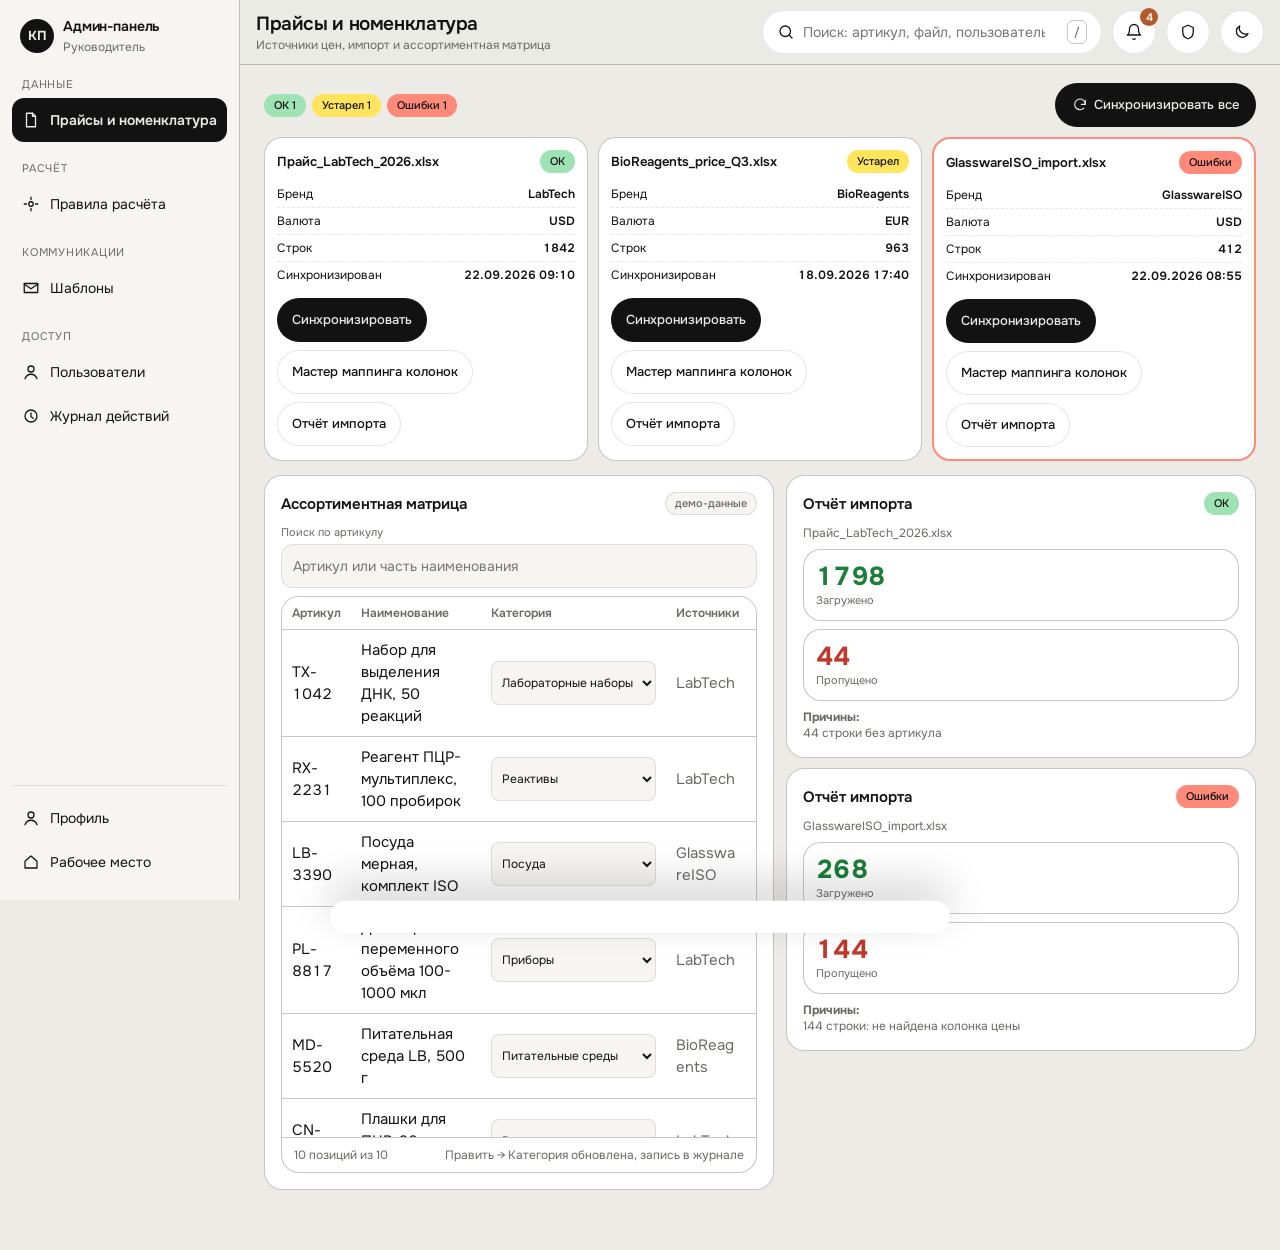
<file: prototype/stand-617-e1-admin.html>
<!DOCTYPE html>
<html lang="ru" data-theme="light">
<head>
<meta charset="utf-8">
<meta name="viewport" content="width=device-width,initial-scale=1,viewport-fit=cover">
<title>Админ-панель — Э1 — Автоматизация КП</title>
<link rel="preconnect" href="https://fonts.googleapis.com">
<link rel="preconnect" href="https://fonts.gstatic.com" crossorigin>
<link href="https://fonts.googleapis.com/css2?family=Onest:wght@400;500;600;700&display=swap" rel="stylesheet">
<style>
:root{--bg:#ECEBE6;--surface:#F6F5F1;--card:#FFFFFF;--ink:#121212;--ink-muted:#6A6963;--line:rgba(18,18,18,.10);--yellow:#FFE45C;--sky:#5CC3F7;--sand:#D9CD92;--mint:#9FE3B5;--coral:#FF8A7A;--r-card:18px;--on-accent:#121212;--r-nest:12px;--r-pill:999px;--dur:160ms;--ease:cubic-bezier(.22,.61,.36,1);--side:240px;--rail:64px}
[data-theme=dark]{--bg:#141414;--surface:#1D1D1D;--card:#232323;--ink:#F4F3EF;--ink-muted:#B4B3AC;--line:rgba(255,255,255,.13)}
*{box-sizing:border-box;margin:0;padding:0}
body{font-family:Onest,system-ui,sans-serif;font-size:14px;line-height:20px;background:var(--bg);color:var(--ink);-webkit-font-smoothing:antialiased}
button,input,select,textarea{font:inherit;color:inherit}
button{background:none;border:0;cursor:pointer}
.hint{font-size:12px;line-height:16px;color:var(--ink-muted);overflow-wrap:anywhere}
.num{font-variant-numeric:tabular-nums}
.mono{font-variant-numeric:tabular-nums;letter-spacing:-.01em}
.mini{border:1px solid var(--line);background:var(--surface);border-radius:8px;padding:4px 6px;font-size:12px;max-width:190px}
.mini.tac{width:64px;text-align:right}
.side{display:none;position:fixed;left:0;top:0;bottom:0;width:var(--side);background:var(--surface);border-right:1px solid var(--line);padding:16px 12px;flex-direction:column;gap:4px;z-index:20;overflow:auto}
.rail{display:none;position:fixed;left:0;top:0;bottom:0;width:var(--rail);background:var(--surface);border-right:1px solid var(--line);padding:14px 8px;flex-direction:column;align-items:center;gap:6px;z-index:20}
.main{margin:0}
@media(min-width:900px){.rail{display:flex}.main{margin-left:var(--rail)}}
@media(min-width:1180px){.side{display:flex}.rail{display:none}.main{margin-left:var(--side)}}
.brand{display:flex;align-items:center;gap:9px;margin-bottom:14px;padding:0 8px}
.brand .mark{width:34px;height:34px;border-radius:999px;background:var(--ink);color:var(--bg);display:flex;align-items:center;justify-content:center;font-weight:700;font-size:13px;flex:0 0 auto}
.brand b{font-size:14px;font-weight:600;display:block;letter-spacing:-.01em}
.grp{margin-bottom:12px}
.grp>span{display:block;font-size:11px;letter-spacing:.07em;text-transform:uppercase;color:var(--ink-muted);padding:0 10px;margin-bottom:4px}
.nv{display:flex;align-items:center;gap:10px;width:100%;padding:9px 10px;border-radius:var(--r-nest);text-align:left}
.nv:hover{background:color-mix(in srgb,var(--ink) 6%,transparent)}
.nv[aria-current=page]{background:var(--ink);color:var(--bg);font-weight:600}
.nv svg{width:18px;height:18px;flex:0 0 auto}
.nv .sp{flex:1}
.railbtn{width:44px;height:44px;border-radius:999px;display:flex;align-items:center;justify-content:center}
.railbtn svg{width:20px;height:20px}
.railbtn[aria-current=page]{background:var(--ink);color:var(--bg)}
.side-foot{margin-top:auto;border-top:1px solid var(--line);padding-top:10px}
svg{width:18px;height:18px;flex:0 0 auto;stroke:currentColor;fill:none;stroke-width:1.7;stroke-linecap:round;stroke-linejoin:round}
.btn svg{width:16px;height:16px;flex:0 0 auto}
.li svg{width:18px;height:18px;flex:0 0 auto}
.tblwrap svg,.src svg{width:18px;height:18px}
.topbar{position:sticky;top:0;z-index:15;background:color-mix(in srgb,var(--bg) 90%,transparent);backdrop-filter:blur(12px);border-bottom:1px solid var(--line);padding:10px 16px}
.tbrow{display:flex;align-items:center;gap:10px;max-width:1560px;margin:0 auto}
.tbtitle{flex:1;min-width:0}
.tbtitle h1{font-size:19px;line-height:25px;font-weight:600;letter-spacing:-.02em}
.content{padding:14px 16px 90px;max-width:1560px;margin:0 auto}
@media(min-width:1180px){.content{padding:18px 24px 60px}}
.ib{width:38px;height:38px;border-radius:999px;display:inline-flex;align-items:center;justify-content:center;border:1px solid var(--line);background:var(--card);flex:0 0 auto;transition:transform var(--dur) var(--ease)}
.ib svg{width:18px;height:18px}
.ib.sm{width:32px;height:32px}.ib.sm svg{width:15px;height:15px}
.ib:hover{background:color-mix(in srgb,var(--ink) 7%,var(--card))}
.ib:active{transform:scale(.95)}
.btn{border-radius:var(--r-pill);padding:9px 16px;font-size:13px;font-weight:500;border:1px solid var(--line);background:var(--card);transition:transform var(--dur) var(--ease);display:inline-flex;align-items:center;justify-content:center;gap:6px}
.btn.sm{padding:6px 12px;font-size:12px}
.btn.dark{background:var(--ink);color:var(--bg);border-color:transparent}
.btn.wide{width:100%}
.btn:active{transform:scale(.98)}
.btn[disabled]{opacity:.45;cursor:not-allowed}
:focus-visible{outline:2px solid var(--ink);outline-offset:2px}
.card{background:var(--card);border:1px solid var(--line);border-radius:var(--r-card);padding:14px}
@media(min-width:1180px){.card{padding:16px}}
.nest{background:var(--surface);border-radius:var(--r-nest);padding:11px}
.grid{display:grid;gap:10px}
.g2{grid-template-columns:1fr}
.g3{grid-template-columns:1fr}
@media(min-width:700px){.g2{grid-template-columns:1fr 1fr}.g3{grid-template-columns:repeat(3,1fr)}}
.rowsplit{display:flex;gap:12px;align-items:stretch;flex-direction:column}
.rowsplit>*{min-width:0}
@media(min-width:1180px){.rowsplit.row-desk{flex-direction:row}.rowsplit.row-desk>.c-a{flex:1;min-width:0}.rowsplit.row-desk>.c-b{width:470px;flex:0 0 auto}}
.row{display:flex;align-items:center;gap:8px}
.wrapflex{flex-wrap:wrap}
.spread{justify-content:space-between}
.stack{display:flex;flex-direction:column;gap:10px}
.card-head{display:flex;align-items:center;gap:10px;margin-bottom:10px}
.card-head h2{font-size:15px;line-height:20px;font-weight:600;flex:1}
.chip{display:inline-flex;align-items:center;gap:5px;border-radius:var(--r-pill);padding:3px 9px;font-size:11px;line-height:15px;font-weight:500;background:var(--surface);border:1px solid var(--line);white-space:nowrap}
.c-mint{background:var(--mint);border-color:transparent;color:#121212}
.c-yellow{background:var(--yellow);border-color:transparent;color:#121212}
.c-coral{background:var(--coral);border-color:transparent;color:#121212}
.c-neutral{background:var(--surface);color:var(--ink-muted)}
.tbl{width:100%;border-collapse:collapse;min-width:520px}
.tbl th{text-align:left;font-size:11px;line-height:15px;font-weight:600;color:var(--ink-muted);padding:8px 10px;border-bottom:1px solid var(--line);white-space:nowrap;position:sticky;top:0;background:var(--card)}
.tbl td{padding:9px 10px;border-bottom:1px solid var(--line);font-size:13px;vertical-align:middle}
.tbl tbody tr:last-child td{border-bottom:0}
.tbl tbody tr:hover{background:color-mix(in srgb,var(--ink) 3%,transparent)}
.tbl .r{text-align:right}
.tblwrap{background:var(--card);border:1px solid var(--line);border-radius:var(--r-card);overflow:hidden}
.tblscroll{overflow:auto;max-height:min(62vh,540px)}
.tfoot{display:flex;align-items:center;justify-content:space-between;gap:10px;padding:9px 12px;border-top:1px solid var(--line);flex-wrap:wrap}
.src{border:1px solid var(--line);border-radius:var(--r-card);padding:12px;background:var(--card)}
.src.bad{border-color:var(--coral);border-width:2px}
.src .fname{font-weight:600;font-size:13px;overflow-wrap:anywhere}
.kv{display:flex;justify-content:space-between;gap:10px;font-size:12px;padding:3px 0;border-bottom:1px dashed var(--line)}
.kv:last-child{border-bottom:0}
.kv b{font-variant-numeric:tabular-nums;font-weight:600}
.stat{border-radius:var(--r-card);padding:14px;background:var(--card);border:1px solid var(--line)}
.accent{border-radius:var(--r-card);padding:14px;color:var(--on-accent);border:0}
.a-yellow{background:var(--yellow)}
.stat .big,.accent .big{font-size:26px;line-height:30px;font-weight:700;letter-spacing:-.02em}
.stat .lbl,.accent .lbl{font-size:11px;line-height:15px;color:var(--ink-muted);margin-top:1px}
.accent .lbl{color:rgba(18,18,18,.7)}
.calcrow{display:flex;justify-content:space-between;gap:10px;padding:7px 0;border-bottom:1px solid var(--line);font-size:13px}
.calcrow:last-child{border-bottom:0;font-weight:700;font-size:14px}
.calcrow .hint{font-size:12px}
.field{display:block;margin-bottom:10px}
.field>span{display:block;font-size:11px;line-height:15px;color:var(--ink-muted);margin-bottom:4px}
.field input,.field select,.field textarea{width:100%;border:1px solid var(--line);background:var(--surface);border-radius:var(--r-nest);padding:9px 11px;outline:none}
.field textarea{min-height:150px;resize:vertical;line-height:20px}
.sheet{position:fixed;left:0;right:0;bottom:0;z-index:60;background:var(--card);border-radius:var(--r-card) var(--r-card) 0 0;padding:16px;max-height:88vh;overflow:auto;transform:translateY(102%);transition:transform var(--dur) var(--ease);box-shadow:0 -16px 40px rgba(18,18,18,.2)}
.sheet.open{transform:translateY(0)}
.scrim{position:fixed;inset:0;background:rgba(18,18,18,.45);z-index:55;opacity:0;pointer-events:none;transition:opacity var(--dur) var(--ease)}
.scrim.open{opacity:1;pointer-events:auto}
@media(min-width:900px){.sheet{left:50%;transform:translate(-50%,102%);width:620px;border-radius:var(--r-card)}.sheet.open{transform:translate(-50%,0)}}
.dlg{position:fixed;inset:0;z-index:70;display:none;align-items:center;justify-content:center;padding:18px}
.dlg.open{display:flex}
.notiwrap{position:relative;flex:0 0 auto}
.notibadge{position:absolute;top:-2px;right:-2px;min-width:18px;height:18px;border-radius:999px;background:#B35A2A;color:#fff;font-size:11px;line-height:18px;text-align:center;padding:0 5px;font-weight:600}
.nit{display:flex;gap:10px;align-items:center;width:100%;text-align:left;padding:10px;border-radius:14px;min-height:44px}
.nit:hover{background:color-mix(in srgb,var(--ink) 7%,transparent)}
.nit .sp{flex:1;min-width:0}
.nit b{display:block;font-size:14px;line-height:19px;font-weight:600}
.nit>svg{width:18px;height:18px;flex:0 0 auto;color:var(--ink-muted)}
.undo{position:fixed;left:50%;transform:translateX(-50%);bottom:74px;z-index:85;background:var(--ink);color:var(--bg);border-radius:var(--r-pill);padding:10px 16px;font-size:13px;display:none;align-items:center;gap:12px}
.undo.on{display:flex}
.undo button{color:var(--yellow);font-weight:600;text-decoration:underline}
.dlg .box{background:var(--card);border-radius:var(--r-card);padding:18px;max-width:440px;width:100%;box-shadow:0 20px 50px rgba(18,18,18,.25)}
.dlg h3{font-size:16px;line-height:22px;font-weight:600;margin-bottom:6px}
.toast{position:fixed;left:50%;transform:translateX(-50%);bottom:18px;background:var(--ink);color:var(--bg);border-radius:var(--r-pill);padding:10px 16px;font-size:13px;max-width:92vw;display:none;text-align:center;z-index:80}
.toast.on{display:block}
.sk{background:linear-gradient(90deg,var(--surface) 25%,color-mix(in srgb,var(--ink) 8%,var(--surface)) 37%,var(--surface) 63%);background-size:400% 100%;animation:sh 1.3s infinite;border-radius:var(--r-nest)}
@keyframes sh{0%{background-position:100% 0}100%{background-position:0 0}}
.sk.h44{height:44px}.sk.h80{height:80px}.sk.h160{height:160px}
.empty{text-align:center;padding:26px 16px;border-radius:var(--r-card);background:var(--card);border:1px dashed var(--line)}
.empty .ic{width:46px;height:46px;border-radius:999px;background:var(--surface);display:flex;align-items:center;justify-content:center;margin:0 auto 10px}
.empty .ic svg{width:20px;height:20px}
.empty h3{font-size:15px;font-weight:600;margin-bottom:3px}
.err{border-radius:var(--r-card);background:var(--coral);color:#121212;padding:16px}
.err h3{font-size:15px;font-weight:700;margin-bottom:3px}
.err .btn{margin-top:10px;background:rgba(18,18,18,.86);color:#fff;border-color:transparent}
.lock{max-width:520px;margin:40px auto;text-align:center;border-radius:var(--r-card);background:var(--card);border:1px solid var(--line);padding:28px 20px}
.lock .ic{width:58px;height:58px;border-radius:999px;background:var(--yellow);display:flex;align-items:center;justify-content:center;margin:0 auto 12px}
.lock .ic svg{width:26px;height:26px}
.lock h2{font-size:20px;line-height:26px;font-weight:700;margin-bottom:6px}
.steps{display:flex;gap:6px;flex-wrap:wrap;margin-bottom:12px}
.step{display:flex;align-items:center;gap:6px;border:1px solid var(--line);border-radius:var(--r-pill);padding:5px 11px;font-size:12px;color:var(--ink-muted)}
.step.on{border-color:transparent;background:var(--ink);color:var(--bg);font-weight:600}
.step.done{border-color:transparent;background:var(--mint);color:#121212;font-weight:600}
.tl{display:flex;flex-direction:column;gap:8px;position:relative}
.tl:before{content:"";position:absolute;left:11px;top:6px;bottom:6px;width:1px;background:var(--line)}
.tli{display:flex;gap:10px;align-items:flex-start;position:relative}
.tli .pin{width:22px;height:22px;border-radius:999px;background:var(--card);border:1px solid var(--line);display:flex;align-items:center;justify-content:center;font-size:11px;font-weight:700;flex:0 0 auto;z-index:1}
.tli .bd{flex:1;background:var(--surface);border-radius:var(--r-nest);padding:9px 11px}
.tli .bd b{font-size:13px;font-weight:600;display:block}
.vars{display:flex;gap:6px;flex-wrap:wrap}
.var{border:1px solid var(--line);border-radius:var(--r-pill);padding:3px 9px;font-size:11px;background:var(--surface);font-family:ui-monospace,monospace}
.prev{background:var(--surface);border-radius:var(--r-nest);padding:11px;white-space:pre-wrap;font-size:13px;line-height:20px;min-height:120px}
.list{display:flex;flex-direction:column;gap:6px}
.li{display:flex;align-items:center;gap:10px;border:1px solid var(--line);border-radius:var(--r-nest);padding:10px 11px;background:var(--card);width:100%;text-align:left}
.li[aria-selected=true]{background:var(--yellow);border-color:transparent;color:#121212}
.li svg{width:18px;height:18px;flex:0 0 auto}
.li b{font-size:13px;font-weight:600}
.li .sp{flex:1;min-width:0}
.ok{color:#1a7f37}[data-theme=dark] .ok{color:#8FE3B5}.bad2{color:#c0392b}[data-theme=dark] .bad2{color:#FFA79B}
.tabbar{position:fixed;left:0;right:0;bottom:0;z-index:30;display:flex;background:var(--card);border-top:1px solid var(--line);padding:6px 4px calc(6px + env(safe-area-inset-bottom))}
.tab{flex:1;display:flex;flex-direction:column;align-items:center;gap:3px;padding:5px 2px;border-radius:var(--r-nest);font-size:11px;line-height:13px;color:var(--ink-muted);text-align:center;min-width:0}
.tab .tlbl{max-width:100%;overflow:hidden;text-overflow:ellipsis;white-space:nowrap}
.tab svg{width:20px;height:20px;padding:3px;border-radius:999px;box-sizing:content-box}
.tab[aria-current=page]{color:var(--ink);font-weight:600}
.tab[aria-current=page] svg{background:var(--ink);color:var(--bg)}
@media(min-width:900px){.tabbar{display:none}}
/* Ф1: глобальный поиск в шапке (телефон — во всю ширину) */
.gwrap{position:relative;display:flex;flex:0 0 auto;width:340px;min-width:0}
.gsr{display:flex;align-items:center;gap:8px;width:100%;min-height:44px;border:1px solid var(--line);background:var(--card);border-radius:var(--r-pill);padding:8px 14px;transition:border-color var(--dur) var(--ease),box-shadow var(--dur) var(--ease)}
.gsr:focus-within{border-color:var(--ink);box-shadow:0 0 0 3px color-mix(in srgb,var(--ink) 12%,transparent)}
.gsr input{border:0;background:none;outline:none;width:100%;min-width:0}
.gsr svg{flex:0 0 auto}
.gpanel{position:absolute;left:0;right:0;top:calc(100% + 8px);z-index:45;background:var(--card);border:1px solid var(--line);border-radius:var(--r-card);box-shadow:0 18px 40px rgba(18,18,18,.22);max-height:min(70vh,480px);overflow:auto;padding:8px;display:none}
.gpanel.on{display:block} .qhint{display:flex;align-items:center;gap:6px;margin-left:auto;color:var(--ink-muted);font-size:12px;flex:0 0 auto} .qhint kbd{border:1px solid var(--line-strong);border-radius:6px;padding:1px 6px;font:inherit;background:var(--card-solid);color:var(--ink-muted);display:none} @media(min-width:768px){.qhint kbd{display:inline-block}}
.ggrp{font-size:11px;letter-spacing:.07em;text-transform:uppercase;color:var(--ink-muted);padding:8px 10px 4px}
.git{display:flex;gap:10px;align-items:center;width:100%;text-align:left;padding:9px 10px;border-radius:var(--r-nest);min-height:44px}
.git:hover,.git.cur{background:color-mix(in srgb,var(--ink) 7%,transparent)}
.git .sp{flex:1;min-width:0}
.git b{display:block;font-size:13px;line-height:18px;font-weight:600;white-space:nowrap;overflow:hidden;text-overflow:ellipsis}
.git .hint{display:block;white-space:nowrap;overflow:hidden;text-overflow:ellipsis}
.gempty{padding:18px 12px;text-align:center}
@media(max-width:899px){.tbrow{flex-wrap:wrap}.gwrap{order:9;flex:1 1 100%;width:100%;margin-top:4px}}
/* ==== Ф4: верстка и токены V-1…V-5 ==== */
:root{--line-strong:rgba(18,18,18,.24)}
[data-theme=dark]{--line-strong:rgba(255,255,255,.28)}
.card,.stat,.src,.tblwrap,.lock,.empty{border-color:var(--line-strong)}
.tbl th,.tbl td,.tfoot{border-color:var(--line-strong)}
.side,.rail,.topbar,.tabbar{border-color:var(--line-strong)}
button,.btn,.ib,.nv,.railbtn,.step,.li{min-height:44px}
.ib{min-width:44px}
.ib.sm{width:44px;height:44px}
.ib.sm svg{width:18px;height:18px}
select,.mini,.field input,.field select{min-height:44px}
.btn{padding:10px 16px}
.btn.sm{padding:10px 14px;font-size:13px;line-height:18px}
.tbl th{font-size:12px;line-height:16px}
.tbl td{font-size:14px;line-height:20px}
.tblwrap,.tblscroll{min-width:0;max-width:100%}
.tblscroll{overscroll-behavior-x:contain}
.content{padding-bottom:calc(90px + env(safe-area-inset-bottom))}
.toast{bottom:calc(18px + env(safe-area-inset-bottom))}
@media(max-width:899px){body{font-size:16px;line-height:24px}.tbl td{font-size:14px;line-height:20px}}
@media(min-width:1180px){.tbl td{font-size:15px;line-height:22px}.content{padding-bottom:calc(60px + env(safe-area-inset-bottom))}}
@media(prefers-reduced-motion:reduce){*{animation:none!important;transition:none!important}}
</style>
</head>
<body>
<div id="root"></div>
<div id="sheet" class="sheet"></div>
<div class="scrim" id="scrim" data-act="closesheet"></div>
<div class="dlg" id="dlg"></div>
<div class="toast" id="toast"></div>
<div class="undo" id="undo"></div>
<script>
"use strict";
var T={
 app:{name:"Админ-панель",role:{head:"Руководитель",admin:"Администратор",manager:"Менеджер"}},
 nav:{src:"Данные",calc:"Расчёт",comm:"Коммуникации",adm:"Доступ",work:"Рабочее место"},
 common:{loading:"Загружаем данные",retry:"Повторить",mock:"демо-данные",save:"Сохранить",cancel:"Отмена",confirm:"Подтвердить",theme:"Тема",of:"из",state:"Состояние экрана",role:"Роль",profile:"Профиль",empty:"Пусто"},
 st:{ok:"ОК",errors:"Ошибки",stale:"Устарел"},
 pl:{title:"Прайсы и номенклатура",sub:"Источники цен, импорт и ассортиментная матрица",sync:"Синхронизировать",syncAll:"Синхронизировать все",brand:"Бренд",cur:"Валюта",rows:"Строк",when:"Синхронизирован",report:"Отчёт импорта",loaded:"Загружено",skipped:"Пропущено",reasons:"Причины",wizard:"Мастер маппинга колонок",w1:"Выбрать лист",w2:"Указать колонки",w3:"Предпросмотр 10 строк",next:"Далее",back:"Назад",finish:"Сохранить маппинг",wizSaved:"Маппинг сохранён: артикул {a}, наименование {n}, цена {p}, валюта {c}",sheetName:"Лист",colArt:"Артикул",colName:"Наименование",colPrice:"Цена",colCur:"Валюта",search:"Поиск по артикулу",searchPh:"Артикул или часть наименования",syncProg:"Импорт прайса",syncStep:"Обработано",syncStep1:"Читаем файл и листы",syncStep2:"Сопоставляем колонки",syncStep3:"Пишем строки в номенклатуру",syncDone:"Синхронизация завершена",rowNo:"Строка",rowWhy:"Причина",rowFix:"Что сделано",rowsBadT:"Построчный разбор",shownT:"Показаны первые",ofT:"из",errNoArt:"Нет артикула в файле",errNoPrice:"Не найдена колонка цены",errFixed:"Строка пропущена, товар не создан",errNone:"Пропусков нет — все строки загружены",matrix:"Ассортиментная матрица",art:"Артикул",name:"Наименование",cat:"Категория",srcs:"Источники",price:"Цена клиента",edit:"Править",saved:"Категория обновлена, запись в журнале"},
 pr:{title:"Правила расчёта",sub:"Категории, пошлина, курс, наценка и округление",cats:"Категории и пошлина",cat:"Категория",duty:"Пошлина",markup:"Наценка",cur:"Валюты и курс",base:"Базовая валюта",rate:"Курс",curlist:"Валюты прайсов",extra:"Надбавка к курсу",round:"Округление",roundUp:"Вверх до 10 ₽",roundMath:"Математическое до копейки",calc:"Калькулятор-проверка",calcSub:"Тот же набор тест-кейсов, что на бэкенде",inUsd:"Цена позиции, USD",qty:"Количество",catsel:"Категория",result:"Цена клиента за единицу",sum:"Сумма по позиции",steps:"Шаги расчёта",s1:"Цена в USD × курс",s2:"Надбавка к курсу",s3:"Пошлина по категории",s4:"Наценка по категории",s5:"Округление",cases:"Тест-кейсы Pricing Engine",caseN:"Кейс",expected:"Ожидаемо",got:"Получено",match:"Совпадает",mismatch:"Расхождение",allmatch:"Все тест-кейсы совпадают с бэкендом",change:"Правило изменено, запись в журнале",editRule:"Изменить правило",warnT:"Изменить правила расчёта?",warnS:"Новые цены применятся к запросам, которые ещё не отправлены клиенту.",def:"5% по умолчанию"},
 tp:{title:"Шаблоны",sub:"Письма и XLS-шаблоны",letters:"Письма",xls:"XLS-шаблоны",lang:"Язык",vars:"Переменные",preview:"Предпросмотр",editor:"Редактор",check:"Проверить поля",okF:"Поле найдено",missF:"Поле отсутствует",upload:"Загрузить шаблон",saved:"Шаблон сохранён",checked:"Проверка шаблона выполнена"},
 us:{title:"Пользователи",sub:"Доступ и роли",invite:"Пригласить",email:"Рабочая почта",role:"Роль",last:"Последний вход",state:"Состояние",active:"Активен",blocked:"Заблокирован",block:"Заблокировать",unblock:"Разблокировать",sent:"Приглашение отправлено",changed:"Роль изменена",blockedMsg:"Состояние пользователя обновлено"},
 au:{title:"Журнал действий",sub:"Только чтение",who:"Пользователь",type:"Тип",period:"Период",all:"Все",sys:"Система",f7:"7 дней",f30:"30 дней",f90:"90 дней",readonly:"Журнал только для чтения",flt:"Ничего не найдено по фильтрам"},
 lock:{t:"Доступ закрыт",s:"Раздел доступен руководителю и администратору. Ваша роль — менеджер.",to:"Вернуться в рабочее место",why:"Прямой URL не обходит проверку прав"},
 toast:{state:"Состояние: {s}",roleSwitch:"Роль: {r}",sync:"Синхронизация запущена",synced:"Прайс синхронизирован"},
 states:{data:"Данные",loading:"Загрузка",empty:"Пусто",error:"Ошибка"},
 err:{title:"Не удалось загрузить данные",sub:"Сервис не ответил за 10 секунд"}
};
var SRC=[
 {id:"p1",file:"Прайс_LabTech_2026.xlsx",brand:"LabTech",cur:"USD",rows:1842,when:"22.09.2026 09:10",status:"ok",ok:1798,skip:44,why:"44 строки без артикула",rowsBad:[17,43,88,140,201,265,341,502,613,744]},
 {id:"p2",file:"BioReagents_price_Q3.xlsx",brand:"BioReagents",cur:"EUR",rows:963,when:"18.09.2026 17:40",status:"stale",ok:963,skip:0,why:""},
 {id:"p3",file:"GlasswareISO_import.xlsx",brand:"GlasswareISO",cur:"USD",rows:412,when:"22.09.2026 08:55",status:"errors",ok:268,skip:144,why:"144 строки: не найдена колонка цены",rowsBad:[12,25,48,77,96,131,188,240,299,356]}
];
var CATS=[
 {k:"kits",label:"Лабораторные наборы",duty:5,markup:34,def:true},
 {k:"reagents",label:"Реактивы",duty:5,markup:28,def:true},
 {k:"glass",label:"Посуда",duty:8,markup:30},
 {k:"instr",label:"Приборы",duty:8,markup:24},
 {k:"media",label:"Питательные среды",duty:5,markup:32},
 {k:"cons",label:"Расходники",duty:10,markup:38}
];
var RULES={base:"RUB",rate:92.40,extra:0,round:"up10",curs:["USD","EUR","CNY"]};
var GOODS=[
 {a:"TX-1042",n:"Набор для выделения ДНК, 50 реакций",c:"kits",usd:120.50,src:"LabTech"},
 {a:"RX-2231",n:"Реагент ПЦР-мультиплекс, 100 пробирок",c:"reagents",usd:86.00,src:"LabTech"},
 {a:"LB-3390",n:"Посуда мерная, комплект ISO",c:"glass",usd:64.20,src:"GlasswareISO"},
 {a:"PL-8817",n:"Дозатор переменного объёма 100-1000 мкл",c:"instr",usd:210.00,src:"LabTech"},
 {a:"MD-5520",n:"Питательная среда LB, 500 г",c:"media",usd:38.90,src:"BioReagents"},
 {a:"CN-7702",n:"Плашки для ПЦР, 96 лунок, упак. 25 шт",c:"cons",usd:22.40,src:"LabTech"},
 {a:"TX-1188",n:"Набор для ПЦР в реальном времени",c:"kits",usd:164.00,src:"BioReagents"},
 {a:"CL-4410",n:"Пробирки центрифужные 50 мл, 500 шт",c:"cons",usd:31.50,src:"LabTech"},
 {a:"IN-6621",n:"Инкубатор лабораторный, 50 л",c:"instr",usd:780.00,src:"LabTech"},
 {a:"MG-9090",n:"Магнитный штатив для пробирок 16x1.5 мл",c:"instr",usd:142.00,src:"GlasswareISO"}
];
var CASES=[
 {id:"A",a:"RX-2231",usd:86.00,c:"reagents",exp:10680},
 {id:"B",a:"TX-1042",usd:120.50,c:"kits",exp:15670},
 {id:"C",a:"CN-7702",usd:22.40,c:"cons",exp:3150},
 {id:"D",a:"IN-6621",usd:780.00,c:"instr",exp:96520}
];
var LETTERS=[
 {k:"kp",n:"КП клиенту",lang:"RU",v:["{клиент}","{номер КП}","{сумма}","{срок}","{менеджер}"],body:"Добрый день, {клиент}!\n\nНаправляем коммерческое предложение {номер КП} на сумму {сумма}.\nСрок действия предложения — {срок}.\n\nС уважением,\n{менеджер}"},
 {k:"art",n:"Запрос артикула",lang:"RU",v:["{клиент}","{позиция}","{артикул}"],body:"Добрый день, {клиент}!\n\nУточните, пожалуйста, артикул по позиции «{позиция}». Указанное значение «{артикул}» не найдено в прайсах.\n\nС уважением,\n{менеджер}"},
 {k:"sup",n:"Запрос поставщику",lang:"EN",v:["{supplier}","{sku}","{qty}","{deadline}"],body:"Dear {supplier},\n\nPlease quote your best price and lead time for {sku}, quantity {qty}.\nWe need your answer by {deadline}.\n\nBest regards"},
 {k:"rem",n:"Напоминание",lang:"RU",v:["{клиент}","{номер КП}","{дней}"],body:"Добрый день, {клиент}!\n\nНапоминаем о предложении {номер КП}. Прошло {дней} дней с момента отправки.\n\nС уважением,\n{менеджер}"},
 {k:"no",n:"Отказ",lang:"RU",v:["{клиент}","{позиция}"],body:"Добрый день, {клиент}!\n\nК сожалению, позиция «{позиция}» недоступна к поставке в текущем квартале.\nПредложим замену при появлении на складе.\n\nС уважением,\n{менеджер}"},
 {k:"fu",n:"Follow-up",lang:"RU",v:["{клиент}","{номер КП}"],body:"Добрый день, {клиент}!\n\nПодскажите, удалось ли ознакомиться с предложением {номер КП}? Готовы скорректировать состав или сроки.\n\nС уважением,\n{менеджер}"}
];
var XLS=[
 {k:"kp",n:"КП (XLS)",fields:[{f:"Позиции товаров",ok:true},{f:"Кол-во",ok:true},{f:"Цена клиента",ok:true},{f:"Сумма",ok:true},{f:"Итого",ok:true},{f:"Реквизиты отправителя",ok:true}]},
 {k:"spec",n:"Спецификация (XLS)",fields:[{f:"Номер спецификации",ok:true},{f:"Артикулы",ok:true},{f:"Срок поставки",ok:false},{f:"Условия оплаты",ok:true}]}
];
var USERS=[
 {id:"u1",email:"klochko@client.ru",role:"head",last:"22.09.2026 09:05",state:"active"},
 {id:"u2",email:"admin@client.ru",role:"admin",last:"22.09.2026 08:40",state:"active"},
 {id:"u3",email:"manager1@client.ru",role:"manager",last:"22.09.2026 09:12",state:"active"},
 {id:"u4",email:"manager2@client.ru",role:"manager",last:"19.09.2026 18:20",state:"blocked"},
 {id:"u5",email:"ex-manager@client.ru",role:"manager",last:"02.08.2026 11:00",state:"blocked"}
];
var JOURNAL=[
 {k:"p1",w:"Система",t:"Синхронизация прайса",d:"22.09.2026 09:10",c:"LabTech, загружено 1798, пропущено 44"},
 {k:"u2",w:"admin@client.ru",t:"Изменение правила расчёта",d:"22.09.2026 08:55",c:"Пошлина «Расходники» 8% → 10%"},
 {k:"u1",w:"klochko@client.ru",t:"Смена роли",d:"21.09.2026 17:30",c:"manager2@client.ru: роль пересмотрена"},
 {k:"p3",w:"Система",t:"Ошибка импорта",d:"22.09.2026 08:55",c:"GlasswareISO: не найдена колонка цены, 144 строки пропущено"},
 {k:"u2",w:"admin@client.ru",t:"Блокировка пользователя",d:"19.09.2026 18:25",c:"manager2@client.ru"},
 {k:"u1",w:"klochko@client.ru",t:"Ручная правка категории",d:"19.09.2026 15:10",c:"MG-9090: категория уточнена вручную"},
 {k:"u2",w:"admin@client.ru",t:"Загрузка шаблона",d:"18.09.2026 12:05",c:"КП (XLS) v3"},
 {k:"p2",w:"Система",t:"Прайс устарел",d:"18.09.2026 17:40",c:"BioReagents: последняя синхронизация 4 дня назад"}
];
var state={role:"head",theme:"light",mock:"data",route:["admin/pricelists"],q:"",sel:"p1",wiz:0,wizSheet:"Прайс USD",wizCols:{art:"A",name:"B",price:"F",cur:"G"},tpl:"kp",tplPrev:false,jWho:"all",jType:"all",jPeriod:"30"};
function esc(s){return String(s).replace(/&/g,"&amp;").replace(/</g,"&lt;").replace(/>/g,"&gt;").replace(/"/g,"&quot;");}
function money(v){return Math.round(v).toLocaleString("ru-RU").replace(/\u00a0/g," ")+" \u20BD";}
function num(v,d){return Number(v).toFixed(d===undefined?2:d).replace(".",",");}
function plural(n,f){var a=Math.abs(n)%100,b=a%10;if(a>10&&a<20)return n+" "+f[2];if(b>1&&b<5)return n+" "+f[1];if(b===1)return n+" "+f[0];return n+" "+f[2];}
function price(usd,catKey,rate,extra,round){
 var c=null,i;
 for(i=0;i<CATS.length;i++){if(CATS[i].k===catKey)c=CATS[i];}
 if(!c)c=CATS[0];
 var r=rate*(1+(extra||0)/100);
 var base=usd*r, duty=base*c.duty/100, after=base+duty, mark=after*c.markup/100, raw=after+mark;
 var unit=round==="up10"?Math.ceil(raw/10)*10:Math.round(raw*100)/100;
 return {base:base,extraSum:base*(extra||0)/100,duty:duty,dutyRate:c.duty,mark:mark,markupRate:c.markup,raw:raw,unit:unit,cat:c};
}
var P={bell:'<path d="M18 8a6 6 0 1 0-12 0c0 7-3 8-3 8h18s-3-1-3-8"/><path d="M13.7 21a2 2 0 0 1-3.4 0"/>',ok:'<circle cx="12" cy="12" r="9"/><path d="M8 12.5l2.5 2.5L16 9.5"/>',doc:'<path d="M6 3h8l4 4v14H6z"/><path d="M14 3v4h4"/>',cog:'<circle cx="12" cy="12" r="3"/><path d="M12 3v3M12 18v3M3 12h3M18 12h3"/>',mail:'<path d="M3 6h18v12H3z"/><path d="M3 7l9 6 9-6"/>',user:'<circle cx="12" cy="8" r="4"/><path d="M4 21c1.5-4 5-6 8-6s6.5 2 8 6"/>',clock:'<circle cx="12" cy="12" r="8"/><path d="M12 8v5l3 2"/>',search:'<circle cx="11" cy="11" r="7"/><path d="M20 20l-3.5-3.5"/>',x:'<path d="M6 6l12 12M18 6L6 18"/>',refresh:'<path d="M20 11a8 8 0 10-2.3 5.7"/><path d="M20 5v6h-6"/>',plus:'<path d="M12 5v14M5 12h14"/>',moon:'<path d="M20 14A8 8 0 019 4a8 8 0 1011 10z"/>',sun:'<circle cx="12" cy="12" r="4"/><path d="M12 2v2M12 20v2M2 12h2M20 12h2"/>',lock:'<path d="M5 11h14v10H5z"/><path d="M8 11V8a4 4 0 018 0v3"/>',empty:'<path d="M4 9l8-5 8 5v6l-8 5-8-5z"/><path d="M12 14v6"/>',home:'<path d="M4 11l8-7 8 7v9H4z"/>',shield:'<path d="M12 3l7 3v6c0 5-3 8-7 9-4-1-7-4-7-9V6z"/>'};
function svg(n){return '<svg viewBox="0 0 24 24" aria-hidden="true">'+(P[n]||"")+'</svg>';}
var NAV={src:[{k:"admin/pricelists",t:"Прайсы и номенклатура",ic:"doc"}],calc:[{k:"admin/pricing",t:"Правила расчёта",ic:"cog"}],comm:[{k:"admin/templates",t:"Шаблоны",ic:"mail"}],adm:[{k:"admin/users",t:"Пользователи",ic:"user"},{k:"admin/audit",t:"Журнал действий",ic:"clock"}]};
var TABS=[{k:"admin/pricelists",t:"Прайсы и номенклатура",s:"Прайсы",ic:"doc"},{k:"admin/pricing",t:"Правила расчёта",s:"Расчёт",ic:"cog"},{k:"admin/templates",t:"Шаблоны",s:"Шаблоны",ic:"mail"},{k:"admin/users",t:"Пользователи",s:"Люди",ic:"user"},{k:"admin/audit",t:"Журнал действий",s:"Журнал",ic:"clock"}];
var TITLES={"admin/pricelists":[T.pl.title,T.pl.sub],"admin/pricing":[T.pr.title,T.pr.sub],"admin/templates":[T.tp.title,T.tp.sub],"admin/users":[T.us.title,T.us.sub],"admin/audit":[T.au.title,T.au.sub]};
function canAccess(){return state.role==="head"||state.role==="admin";}
var HDB=null;
function b64e(o){try{return btoa(unescape(encodeURIComponent(JSON.stringify(o)))).replace(/\+/g,"-").replace(/\//g,"_").replace(/=+$/,"");}catch(e){return "";}}
function b64d(s){try{return JSON.parse(decodeURIComponent(escape(atob(String(s).replace(/-/g,"+").replace(/_/g,"/")))));}catch(e){return null;}}
function hdbRead(){
 try{
  var m=/[?&#]\.db=([^&]*)/.exec(location.hash||"");
  if(!m){HDB=null;return;}
  HDB=b64d(m[1]);
 }catch(e){HDB=null;}
}
var EX1='https://project-1a0c2ca7e196d4692ad4a19f.clero.so/';
var EX2='https://project-b03ad3d2af4dc096d452502e.clero.so/';
var EX3='https://project-3a519c2a3aba304ad15a20cc.clero.so/';
function hdbPath(){
 try{
  var h=(location.hash||"").replace(/^#\/?/,"");
  var i=h.indexOf("?");
  if(i>=0)h=h.slice(0,i);
  return h.split("/").filter(Boolean);
 }catch(e){return [];}
}
function hdbWrite(){
 try{
  if(!HDB)return;
  var s=b64e(HDB);
  var base="#/"+(hdbPath().join("/")||"admin/pricelists");
  var want=base+"?.db="+s;
  if(location.hash!==want)history.replaceState(null,"",location.pathname+location.search+want);
 }catch(e){}
}
function parseHash(){hdbRead();var p=hdbPath();return p.length?p:["admin/pricelists"];}
function go(h){
 var t="#/"+String(h).replace(/^\/+/,"");
 if(HDB)t+="?.db="+b64e(HDB);
 location.hash=t;
}
function shell(){
 var s='<div class="side"><div class="brand"><div class="mark">КП</div><div><b>'+esc(T.app.name)+'</b><span class="hint">'+esc(T.app.role[state.role])+'</span></div></div>';
 Object.keys(NAV).forEach(function(g){
  s+='<div class="grp"><span>'+esc(T.nav[g])+'</span>';
  NAV[g].forEach(function(it){s+='<button class="nv" data-act="go" data-k="'+it.k+'"'+(state.route.join("/")===it.k?' aria-current="page"':'')+'>'+svg(it.ic)+'<span class="sp">'+esc(it.t)+'</span></button>';});
  s+='</div>';
 });
 s+='<div class="side-foot"><button class="nv" data-act="sheet" data-k="profile">'+svg("user")+'<span class="sp">'+esc(T.common.profile)+'</span></button><button class="nv" data-act="go" data-k="today">'+svg("home")+'<span class="sp">'+esc(T.nav.work)+'</span></button></div></div>';
 s+='<div class="rail">';
 [].concat(NAV.src,NAV.calc,NAV.comm,NAV.adm).forEach(function(it){s+='<button class="railbtn" data-act="go" data-k="'+it.k+'" aria-label="'+esc(it.t)+'"'+(state.route.join("/")===it.k?' aria-current="page"':'')+'>'+svg(it.ic)+'</button>';});
 s+='</div><div class="main"><div class="topbar"><div class="tbrow"><div class="tbtitle"><h1 id="scr-title">…</h1><div class="hint" id="scr-sub"></div></div>'
  +'<div class="gwrap"><label class="gsr">'+svg("search")+'<input type="search" id="gq" data-act="gq" placeholder="'+esc(T.searchPh)+'" aria-label="'+esc(T.searchTitle)+'" autocomplete="off"><span class="qhint" aria-hidden="true"><kbd>/</kbd></span></label><div class="gpanel" id="gpanel" role="listbox" aria-label="'+esc(T.searchResults)+'"></div></div>'
  +'<div class="notiwrap"><button class="ib" data-act="noti" aria-label="Уведомления" aria-expanded="'+(NOTIOPEN?"true":"false")+'">'+svg("bell")+(notiCount()?'<span class="notibadge">'+notiCount()+'</span>':'')+'</button><div class="gpanel" id="npanel" role="listbox" aria-label="Уведомления"></div></div>'
  +'<button class="ib" data-act="sheet" data-k="profile" aria-label="'+esc(T.common.profile)+'">'+svg("shield")+'</button>'
  +'<button class="ib" data-act="theme" aria-label="'+esc(T.common.theme)+'">'+svg(state.theme==="dark"?"sun":"moon")+'</button>'
  +'</div></div><div class="content" id="view"></div></div><div class="tabbar" id="tabbar"></div>';
 return s;
}
function setHead(t,s){document.getElementById("scr-title").textContent=t;document.getElementById("scr-sub").textContent=s||"";}
function stateBlock(kind,label,sub){
 if(kind==="loading")return '<div class="stack"><div class="hint">'+esc(T.common.loading)+'</div><div class="sk h160"></div><div class="sk h80"></div><div class="sk h44"></div><div class="sk h44"></div></div>';
 if(kind==="empty")return '<div class="empty"><div class="ic">'+svg("empty")+'</div><h3>'+esc(label||T.common.empty)+'</h3><p class="hint">'+esc(sub||"")+'</p></div>';
 if(kind==="error")return '<div class="err"><h3>'+esc(T.err.title)+'</h3><p>'+esc(T.err.sub)+'</p><button class="btn" data-act="retry">'+esc(T.common.retry)+'</button></div>';
 return "";
}
function srcStatus(s){return s==="ok"?["c-mint",T.st.ok]:s==="stale"?["c-yellow",T.st.stale]:["c-coral",T.st.errors];}
function repCard(s){
 return '<div class="card"><div class="card-head"><h2>'+esc(T.pl.report)+'</h2><span class="chip '+srcStatus(s.status)[0]+'">'+esc(srcStatus(s.status)[1])+'</span></div>'
  +'<div class="hint" style="margin-bottom:8px">'+esc(s.file)+'</div>'
  +'<div class="stat" style="padding:12px;margin-bottom:8px"><div class="big num ok">'+s.ok+'</div><div class="lbl">'+esc(T.pl.loaded)+'</div></div>'
  +'<div class="stat" style="padding:12px"><div class="big num '+(s.skip?"bad2":"")+'">'+s.skip+'</div><div class="lbl">'+esc(T.pl.skipped)+'</div></div>'
  +(s.why?'<div class="hint" style="margin-top:8px"><b>'+esc(T.pl.reasons)+':</b><br>'+esc(s.why)+'</div>':'')+'</div>';
}
function vPricelists(){
 setHead(TITLES["admin/pricelists"][0],TITLES["admin/pricelists"][1]);
 var b=stateBlock(state.mock,T.pl.title,"Нет ни одного источника цен");
 if(state.mock==="data"){
  b+='<div class="row spread wrapflex" style="margin-bottom:10px"><div class="row wrapflex" style="gap:6px">'
   +'<span class="chip c-mint">'+esc(T.st.ok)+' 1</span><span class="chip c-yellow">'+esc(T.st.stale)+' 1</span><span class="chip c-coral">'+esc(T.st.errors)+' 1</span></div>'
   +'<button class="btn dark" data-act="syncall">'+svg("refresh")+' '+esc(T.pl.syncAll)+'</button></div>';
  b+='<div class="grid g3" style="margin-bottom:14px">';
  SRC.forEach(function(s){var st=srcStatus(s.status);
   b+='<div class="src'+(s.status==="errors"?" bad":"")+'"><div class="row spread"><b class="fname">'+esc(s.file)+'</b><span class="chip '+st[0]+'">'+esc(st[1])+'</span></div>'
    +'<div style="margin-top:8px"><div class="kv"><span>'+esc(T.pl.brand)+'</span><b>'+esc(s.brand)+'</b></div>'
    +'<div class="kv"><span>'+esc(T.pl.cur)+'</span><b>'+esc(s.cur)+'</b></div>'
    +'<div class="kv"><span>'+esc(T.pl.rows)+'</span><b>'+s.rows+'</b></div>'
    +'<div class="kv"><span>'+esc(T.pl.when)+'</span><b>'+esc(s.when)+'</b></div></div>'
    +'<div class="row wrapflex" style="margin-top:10px"><button class="btn sm dark" data-act="sync" data-id="'+s.id+'">'+esc(T.pl.sync)+'</button>'
    +'<button class="btn sm" data-act="wizard" data-id="'+s.id+'">'+esc(T.pl.wizard)+'</button>'
    +'<button class="btn sm" data-act="report" data-id="'+s.id+'">'+esc(T.pl.report)+'</button></div></div>';
  });
  b+='</div>';
  b+='<div class="rowsplit row-desk"><div class="c-a card"><div class="card-head"><h2>'+esc(T.pl.matrix)+'</h2><span class="chip c-neutral">'+esc(T.common.mock)+'</span></div>'
   +'<label class="field" style="margin-bottom:8px"><span>'+esc(T.pl.search)+'</span><input id="pl-q" data-act="q" value="'+esc(state.q)+'" placeholder="'+esc(T.pl.searchPh)+'"></label>';
  var list=GOODS.filter(function(g){if(!state.q)return true;var q=state.q.toLowerCase();return g.a.toLowerCase().indexOf(q)>=0||g.n.toLowerCase().indexOf(q)>=0;});
  if(!list.length)b+='<div class="empty"><div class="ic">'+svg("search")+'</div><h3>'+esc(T.common.empty)+'</h3><p class="hint">'+esc(T.pl.searchPh)+'</p></div>';
  else{
   b+='<div class="tblwrap"><div class="tblscroll"><table class="tbl"><thead><tr><th>'+esc(T.pl.art)+'</th><th>'+esc(T.pl.name)+'</th><th>'+esc(T.pl.cat)+'</th><th>'+esc(T.pl.srcs)+'</th><th class="r">'+esc(T.pl.price)+'</th></tr></thead><tbody>';
   list.forEach(function(g){var u=price(g.usd,g.c,RULES.rate,RULES.extra,RULES.round).unit;
    b+='<tr><td class="mono">'+esc(g.a)+'</td><td>'+esc(g.n)+'</td><td><select data-act="cat" data-id="'+esc(g.a)+'" class="mini">'
     +CATS.map(function(c){return '<option value="'+c.k+'"'+(c.k===g.c?' selected':'')+'>'+esc(c.label)+'</option>';}).join("")+'</select></td>'
     +'<td class="hint">'+esc(g.src)+'</td><td class="r num">'+money(u)+'</td></tr>';
   });
   b+='</tbody></table></div><div class="tfoot"><span class="hint">'+plural(list.length,["позиция","позиции","позиций"])+' '+esc(T.common.of)+' '+GOODS.length+'</span>'
    +'<span class="hint">'+esc(T.pl.edit)+' → '+esc(T.pl.saved)+'</span></div></div>';
  }
  b+='</div><div class="c-b stack">'+repCard(SRC[0])+repCard(SRC[2])+'</div></div>';
 }
 document.getElementById("view").innerHTML=b;
}
function calcCard(){
 return '<div class="card"><div class="card-head"><h2>'+esc(T.pr.calc)+'</h2></div><div class="hint" style="margin-bottom:10px">'+esc(T.pr.calcSub)+'</div>'
  +'<label class="field"><span>'+esc(T.pr.inUsd)+'</span><input id="cc-usd" value="120,50"></label>'
  +'<label class="field"><span>'+esc(T.pr.qty)+'</span><input id="cc-qty" value="2"></label>'
  +'<label class="field"><span>'+esc(T.pr.catsel)+'</span><select id="cc-cat">'+CATS.map(function(c){return '<option value="'+c.k+'">'+esc(c.label)+'</option>';}).join("")+'</select></label>'
  +'<div class="accent a-yellow" id="cc-out"><div class="lbl">'+esc(T.pr.result)+'</div><div class="big num" id="cc-unit">—</div><div class="lbl" id="cc-sum" style="margin-top:6px"></div></div>'
  +'<details style="margin-top:10px" open><summary style="cursor:pointer;font-weight:600;font-size:13px">'+esc(T.pr.steps)+'</summary><div style="margin-top:8px" id="cc-steps"></div></details></div>';
}
function casesCard(){
 var b='<div class="card"><div class="card-head"><h2>'+esc(T.pr.cases)+'</h2></div><div class="tblwrap"><table class="tbl" style="min-width:470px"><thead><tr><th>'+esc(T.pr.caseN)+'</th><th>'+esc(T.pl.art)+'</th><th class="r">USD</th><th class="r">'+esc(T.pr.expected)+'</th><th class="r">'+esc(T.pr.got)+'</th><th></th></tr></thead><tbody>';
 var all=true;
 CASES.forEach(function(c){
  var got=price(c.usd,c.c,RULES.rate,RULES.extra,RULES.round).unit,ok=Math.abs(got-c.exp)<0.5; if(!ok)all=false;
  b+='<tr><td class="mono">'+esc(c.id)+'</td><td class="mono">'+esc(c.a)+'</td><td class="r num">'+num(c.usd)+'</td><td class="r num">'+money(c.exp)+'</td>'
   +'<td class="r num"><b>'+money(got)+'</b></td><td><span class="chip '+(ok?"c-mint":"c-coral")+'">'+esc(ok?T.pr.match:T.pr.mismatch)+'</span></td></tr>';
 });
 b+='</tbody></table></div><div class="hint" style="margin-top:8px">'+(all?'<span class="ok"><b>'+esc(T.pr.allmatch)+'</b></span>':esc(T.pr.mismatch))+'</div></div>';
 return b;
}
function vPricing(){
 setHead(TITLES["admin/pricing"][0],TITLES["admin/pricing"][1]);
 var b=stateBlock(state.mock,"Правил расчёта нет","Добавьте категории и курс");
 if(state.mock==="data"){
  b+='<div class="rowsplit row-desk"><div class="c-a stack">'
   +'<div class="card"><div class="card-head"><h2>'+esc(T.pr.cats)+'</h2><span class="chip c-neutral">'+esc(T.common.mock)+'</span></div>'
   +'<div class="tblwrap"><table class="tbl" style="min-width:430px"><thead><tr><th>'+esc(T.pr.cat)+'</th><th class="r">'+esc(T.pr.duty)+'</th><th class="r">'+esc(T.pr.markup)+'</th><th></th></tr></thead><tbody>';
  CATS.forEach(function(c){
   b+='<tr><td>'+esc(c.label)+(c.def?' <span class="chip c-neutral">'+esc(T.pr.def)+'</span>':'')+'</td>'
    +'<td class="r"><input value="'+c.duty+'" data-act="duty" data-id="'+c.k+'" class="mini tac num"> %</td>'
    +'<td class="r"><input value="'+c.markup+'" data-act="markup" data-id="'+c.k+'" class="mini tac num"> %</td>'
    +'<td class="r"><button class="btn sm" data-act="rule" data-id="'+c.k+'">'+esc(T.pr.editRule)+'</button></td></tr>';
  });
  b+='</tbody></table></div></div>'
   +'<div class="card"><div class="card-head"><h2>'+esc(T.pr.cur)+'</h2></div><div class="grid g2">'
   +'<label class="field"><span>'+esc(T.pr.base)+'</span><input value="'+esc(RULES.base)+'" readonly></label>'
   +'<label class="field"><span>'+esc(T.pr.rate)+'</span><input id="pr-rate" value="'+num(RULES.rate)+'" data-act="rfield"></label>'
   +'<label class="field"><span>'+esc(T.pr.extra)+'</span><input id="pr-extra" value="'+RULES.extra+'" data-act="rfield"></label>'
   +'<label class="field"><span>'+esc(T.pr.round)+'</span><select id="pr-round" data-act="rfield">'
   +'<option value="up10"'+(RULES.round==="up10"?" selected":"")+'>'+esc(T.pr.roundUp)+'</option>'
   +'<option value="math"'+(RULES.round==="math"?" selected":"")+'>'+esc(T.pr.roundMath)+'</option></select></label></div>'
   +'<div class="hint">'+esc(T.pr.curlist)+': '+esc(RULES.curs.join(", "))+'</div></div>'
   +'</div><div class="c-b stack">'+calcCard()+casesCard()+'</div></div>';
 }
 document.getElementById("view").innerHTML=b;
 bindCalc();
}
function row(t,v,r){return '<div class="calcrow"><span class="hint">'+esc(t)+'</span><span class="num">'+esc(v)+' → '+esc(r)+'</span></div>';}
function bindCalc(){
 var u=document.getElementById("cc-usd"); if(!u)return;
 var q=document.getElementById("cc-qty"),c=document.getElementById("cc-cat");
 function up(){
  var usd=parseFloat(String(u.value).replace(",","."))||0, qty=parseFloat(String(q.value).replace(",","."))||0;
  var r=price(usd,c.value,RULES.rate,RULES.extra,RULES.round);
  document.getElementById("cc-unit").textContent=money(r.unit);
  document.getElementById("cc-sum").textContent=T.pr.sum+": "+money(r.unit*qty)+" · "+qty+" × "+money(r.unit);
  document.getElementById("cc-steps").innerHTML=row(T.pr.s1,usd+" × "+num(RULES.rate),money(r.base))
   +(RULES.extra?row(T.pr.s2,RULES.extra+"%",money(r.extraSum)):"")
   +row(T.pr.s3,r.dutyRate+"%",money(r.duty))+row(T.pr.s4,r.markupRate+"%",money(r.mark))
   +row(T.pr.s5,RULES.round==="up10"?T.pr.roundUp:T.pr.roundMath,money(r.unit));
 }
 [u,q,c].forEach(function(e){e.addEventListener("input",up);e.addEventListener("change",up);});
 up();
}
function fillVars(s){
 return String(s).replace("{клиент}","АкадемТест").replace("{номер КП}","КП-1024-1").replace("{сумма}",money(128450))
  .replace("{срок}","14 дней").replace("{менеджер}","Никита Клочко").replace("{позиция}","Набор для выделения ДНК")
  .replace("{артикул}","TX-1042").replace("{supplier}","LabTech GmbH").replace("{sku}","RX-2231")
  .replace("{qty}","100").replace("{deadline}","25.09.2026").replace("{дней}","5");
}
function vTemplates(){
 setHead(TITLES["admin/templates"][0],TITLES["admin/templates"][1]);
 var b=stateBlock(state.mock,"Шаблонов нет","Загрузите XLS-шаблон КП");
 if(state.mock==="data"){
  var t=LETTERS.filter(function(x){return x.k===state.tpl;})[0];
  b+='<div class="rowsplit row-desk"><div class="c-a card"><div class="card-head"><h2>'+esc(T.tp.letters)+'</h2><span class="chip c-neutral">'+LETTERS.length+'</span></div>'
   +'<div class="list">'+LETTERS.map(function(l){
    return '<button class="li" data-act="tpl" data-id="'+l.k+'" aria-selected="'+(state.tpl===l.k)+'">'+svg("mail")+'<span class="sp"><b>'+esc(l.n)+'</b><span class="hint">'+esc(T.tp.lang)+': '+esc(l.lang)+' · '+plural(l.v.length,["переменная","переменные","переменных"])+'</span></span></button>';}).join("")+'</div></div>';
  b+='<div class="c-b stack"><div class="card"><div class="card-head"><h2>'+esc(t.n)+'</h2><button class="btn sm" data-act="tplprev">'+(state.tplPrev?esc(T.tp.editor):esc(T.tp.preview))+'</button></div>'
   +'<div class="hint" style="margin-bottom:6px">'+esc(T.tp.vars)+'</div><div class="vars" style="margin-bottom:10px">'
   +t.v.map(function(x){return '<span class="var">'+esc(x)+'</span>';}).join("")+'</div>'
   +(state.tplPrev?'<div class="prev">'+esc(fillVars(t.body))+'</div>'
     :'<label class="field"><span>'+esc(T.tp.editor)+'</span><textarea id="tpl-body" data-act="tplbody">'+esc(t.body)+'</textarea></label>')
   +'<button class="btn dark wide" style="margin-top:10px" data-act="tplsave">'+esc(T.common.save)+'</button></div>'
   +'<div class="card"><div class="card-head"><h2>'+esc(T.tp.xls)+'</h2><button class="btn sm" data-act="upload">'+esc(T.tp.upload)+'</button></div>'
   +XLS.map(function(x){var bad=x.fields.filter(function(f){return !f.ok;}).length;
    return '<div class="nest" style="margin-bottom:8px"><div class="row spread" style="margin-bottom:6px"><b style="font-size:13px">'+esc(x.n)+'</b>'
     +'<span class="chip '+(bad?"c-coral":"c-mint")+'">'+esc(bad?bad+" "+T.tp.missF:T.st.ok)+'</span></div>'
     +x.fields.map(function(f){return '<div class="kv"><span>'+esc(f.f)+'</span><span class="'+(f.ok?"ok":"bad2")+'">'+esc(f.ok?T.tp.okF:T.tp.missF)+'</span></div>';}).join("")
     +'<button class="btn sm" style="margin-top:8px" data-act="check" data-id="'+x.k+'">'+esc(T.tp.check)+'</button></div>';}).join("")
   +'</div></div></div>';
 }
 document.getElementById("view").innerHTML=b;
}
function vUsers(){
 setHead(TITLES["admin/users"][0],TITLES["admin/users"][1]);
 var b=stateBlock(state.mock,"Пользователей нет","Пригласите первого сотрудника");
 if(state.mock==="data"){
  b+='<div class="row spread wrapflex" style="margin-bottom:10px"><span class="hint">'+plural(USERS.length,["пользователь","пользователя","пользователей"])+'</span>'
   +'<button class="btn dark" data-act="invite">'+svg("plus")+' '+esc(T.us.invite)+'</button></div>'
   +'<div class="tblwrap"><div class="tblscroll"><table class="tbl"><thead><tr><th>'+esc(T.us.email)+'</th><th>'+esc(T.us.role)+'</th><th>'+esc(T.us.state)+'</th><th>'+esc(T.us.last)+'</th><th></th></tr></thead><tbody>';
  USERS.forEach(function(u){
   b+='<tr><td>'+esc(u.email)+'</td><td><select data-act="roleuser" data-id="'+u.id+'" class="mini">'
    +[["head",T.app.role.head],["admin",T.app.role.admin],["manager",T.app.role.manager]].map(function(r){return '<option value="'+r[0]+'"'+(r[0]===u.role?' selected':'')+'>'+esc(r[1])+'</option>';}).join("")+'</select></td>'
    +'<td><span class="chip '+(u.state==="active"?"c-mint":"c-coral")+'">'+esc(u.state==="active"?T.us.active:T.us.blocked)+'</span></td>'
    +'<td class="hint num">'+esc(u.last)+'</td>'
    +'<td class="r"><button class="btn sm" data-act="block" data-id="'+u.id+'">'+esc(u.state==="active"?T.us.block:T.us.unblock)+'</button></td></tr>';
  });
  b+='</tbody></table></div><div class="tfoot"><span class="hint">'+esc(T.us.invite)+': '+esc(T.us.email)+' + '+esc(T.us.role)+'</span><span class="hint">'+esc(T.common.mock)+'</span></div></div>';
 }
 document.getElementById("view").innerHTML=b;
}
function vAudit(){
 setHead(TITLES["admin/audit"][0],TITLES["admin/audit"][1]);
 var b=stateBlock(state.mock,"Записей нет","Журнал заполняется автоматически");
 if(state.mock==="data"){
  b+='<div class="card" style="margin-bottom:12px"><div class="row wrapflex" style="gap:10px">'
   +'<label class="field" style="margin:0;min-width:170px"><span>'+esc(T.au.who)+'</span><select data-act="jwho">'
   +'<option value="all"'+(state.jWho==="all"?" selected":"")+'>'+esc(T.au.all)+'</option><option value="sys"'+(state.jWho==="sys"?" selected":"")+'>'+esc(T.au.sys)+'</option>'
   +'<option value="user"'+(state.jWho==="user"?" selected":"")+'>'+esc(T.au.who)+'</option></select></label>'
   +'<label class="field" style="margin:0;min-width:190px"><span>'+esc(T.au.type)+'</span><select data-act="jtype"><option value="all"'+(state.jType==="all"?" selected":"")+'>'+esc(T.au.all)+'</option>'
   +["Синхронизация прайса","Изменение правила расчёта","Смена роли","Ошибка импорта","Блокировка пользователя","Ручная правка категории","Загрузка шаблона","Прайс устарел"].map(function(t){return '<option value="'+esc(t)+'"'+(state.jType===t?" selected":"")+'>'+esc(t)+'</option>';}).join("")+'</select></label>'
   +'<label class="field" style="margin:0;min-width:150px"><span>'+esc(T.au.period)+'</span><select data-act="jperiod">'
   +[["7",T.au.f7],["30",T.au.f30],["90",T.au.f90]].map(function(p){return '<option value="'+p[0]+'"'+(state.jPeriod===p[0]?" selected":"")+'>'+esc(p[1])+'</option>';}).join("")+'</select></label>'
   +'<div class="row" style="align-items:flex-end"><span class="chip c-neutral">'+esc(T.au.readonly)+'</span></div></div></div>';
  var j=JOURNAL.filter(function(e){
   if(state.jWho==="sys"&&e.w!==T.au.sys)return false;
   if(state.jWho==="user"&&e.w===T.au.sys)return false;
   if(state.jType!=="all"&&e.t!==state.jType)return false;
   return true;});
  if(!j.length)b+='<div class="empty"><div class="ic">'+svg("clock")+'</div><h3>'+esc(T.common.empty)+'</h3><p class="hint">'+esc(T.au.flt)+'</p></div>';
  else{
   b+='<div class="card"><div class="card-head"><h2>'+esc(T.au.title)+'</h2><span class="chip c-neutral">'+plural(j.length,["запись","записи","записей"])+'</span></div><div class="tl">';
   j.forEach(function(e){
    b+='<div class="tli"><div class="pin">'+(e.w===T.au.sys?"С":esc(e.w.charAt(0).toUpperCase()))+'</div><div class="bd"><b>'+esc(e.t)+'</b>'
     +'<div class="hint" style="margin-top:2px">'+esc(e.c)+'</div><div class="hint num" style="margin-top:3px">'+esc(e.d)+' · '+esc(e.w)+'</div></div></div>';
   });
   b+='</div></div>';
  }
 }
 document.getElementById("view").innerHTML=b;
}
function vLock(){
 setHead(T.lock.t,T.app.role[state.role]);
 document.getElementById("view").innerHTML='<div class="lock"><div class="ic">'+svg("lock")+'</div><h2>'+esc(T.lock.t)+'</h2>'
  +'<p class="hint" style="margin-bottom:6px">'+esc(T.lock.s)+'</p><p class="hint" style="margin-bottom:14px">'+esc(T.lock.why)+'</p>'
  +'<button class="btn dark" data-act="sheet" data-k="profile">'+esc(T.common.role)+'</button> <button class="btn" data-act="go" data-k="today">'+esc(T.lock.to)+'</button></div>';
}
function vTodayStub(){
 setHead(T.nav.work,"Экран «Сегодня» — отдельный стенд этапа Э1");
 document.getElementById("view").innerHTML='<div class="empty"><div class="ic">'+svg("home")+'</div><h3>'+esc(T.nav.work)+'</h3>'
  +'<p class="hint">Рабочее место менеджера — часть стенда Э1</p><button class="btn" style="margin-top:12px" data-act="go" data-k="admin/pricelists">'+esc(T.pl.title)+'</button></div>';
}
function render(){
 var r=document.getElementById("root");
 if(!r.dataset.built){r.innerHTML=shell();r.dataset.built="1";}
 var k=state.route.join("/");
 if(!canAccess()){vLock();syncNav();return;}
 if(k==="admin/pricelists")vPricelists();
 else if(k==="admin/pricing")vPricing();
 else if(k==="admin/templates")vTemplates();
 else if(k==="admin/users")vUsers();
 else if(k==="admin/audit")vAudit();
 else if(k==="today")vTodayStub();
 else vPricelists();
 syncNav();
}
function syncNav(){
 var cur=state.route.join("/");
 var tb=document.getElementById("tabbar");
 if(tb&&!tb.dataset.built){var tt="",i;for(i=0;i<TABS.length;i++){tt+='<button class="tab" data-act="go" data-k="'+TABS[i].k+'" aria-label="'+esc(TABS[i].t)+'">'+svg(TABS[i].ic)+'<span class="tlbl">'+esc(TABS[i].s)+'</span></button>';}tb.innerHTML=tt;tb.dataset.built="1";}
 Array.prototype.forEach.call(document.querySelectorAll(".nv[data-act=go],.railbtn[data-act=go],.tab[data-act=go]"),function(b){
  if(b.dataset.k===cur)b.setAttribute("aria-current","page");else b.removeAttribute("aria-current");});
}
function openSheet(html){var s=document.getElementById("sheet");s.innerHTML=html;s.classList.add("open");document.getElementById("scrim").classList.add("open");}
function closeSheet(){if(state.ts){clearInterval(state.ts);state.ts=null;}document.getElementById("sheet").classList.remove("open");document.getElementById("scrim").classList.remove("open");}
var NOTIOPEN=false,UNDO=null,UNDOT=null;
function notiList(){
 var out=[];
 SRC.forEach(function(s){
  if(s.status==="errors")out.push({k:"err",t:"Ошибка импорта прайса",s:s.brand+" · "+s.skip+" строк пропущено",h:"admin/pricelists"});
  if(s.status==="stale")out.push({k:"late",t:"Прайс устарел",s:s.brand+" · "+s.when,h:"admin/pricelists"});
 });
 USERS.forEach(function(u){if(u.state==="blocked")out.push({k:"art",t:"Пользователь заблокирован",s:u.email,h:"admin/users"});});
 if(!out.length)out.push({k:"ok",t:"Новых уведомлений нет",s:"Все прайсы синхронизированы",h:"admin/pricelists"});
 return out.slice(0,8);
}
function notiCount(){return notiList().filter(function(n){return n.k!=="ok";}).length;}
function notiPaint(){
 var p=document.getElementById("npanel");if(!p)return;
 if(NOTIOPEN){p.innerHTML='<div class="qgrp">Уведомления</div>'+notiList().map(function(n,i){return '<button class="nit" data-act="nopen" data-id="'+i+'"><span class="ib sm" aria-hidden="true">'+svg(n.k==="ok"?"ok":n.k==="late"?"clock":n.k==="art"?"user":"lock")+'</span><span class="sp"><b>'+esc(n.t)+'</b><span class="hint">'+esc(n.s)+'</span></span>'+svg("arrow")+'</button>';}).join("");p.classList.add("on");}
 else{p.classList.remove("on");p.innerHTML="";}
}
function undoShow(msg,cb){UNDO=cb;var u=document.getElementById("undo");if(!u)return;u.innerHTML='<span>'+esc(msg)+'</span><button data-act="undogo">'+esc("Отменить")+'</button>';u.classList.add("on");
 clearTimeout(UNDOT);UNDOT=setTimeout(function(){undoHide();},5000);}
function undoHide(){var u=document.getElementById("undo");if(u)u.classList.remove("on");UNDO=null;}
function openDlg(html){var d=document.getElementById("dlg");d.innerHTML=html;d.classList.add("open");}
function closeDlg(){document.getElementById("dlg").classList.remove("open");}
function toast(m){var t=document.getElementById("toast");t.textContent=m;t.classList.add("on");clearTimeout(state.t1);state.t1=setTimeout(function(){t.classList.remove("on");},2300);}
function logEntry(t,c,d){JOURNAL.unshift({k:"me",w:"admin@client.ru",t:t,d:d||"22.09.2026 09:25",c:c});}
function sheetWizard(){
 var s=SRC.filter(function(x){return x.id===state.sel;})[0]||SRC[0];
 var steps=[T.pl.w1,T.pl.w2,T.pl.w3];
 var h='<div class="row spread" style="margin-bottom:12px"><b style="font-size:15px">'+esc(T.pl.wizard)+'</b><button class="ib sm" data-act="closesheet" aria-label="'+esc(T.common.close||"Закрыть")+'">'+svg("x")+'</button></div>'
  +'<div class="hint" style="margin-bottom:10px">'+esc(s.file)+'</div><div class="steps">'
  +steps.map(function(t,i){return '<span class="step '+(i<state.wiz?"done":i===state.wiz?"on":"")+'">'+(i<state.wiz?"✓ ":"")+esc(t)+'</span>';}).join("")+'</div>';
 if(state.wiz===0){
  h+='<div class="hint" style="margin-bottom:6px">'+esc(T.pl.sheetName)+'</div><div class="list">'
   +["Прайс USD","Прайс EUR","Архив 2025"].map(function(n,i){return '<button class="li" data-act="wizsheet" data-id="'+n+'" aria-selected="'+(state.wizSheet===n)+'">'+svg("doc")+'<span class="sp"><b>'+esc(n)+'</b><span class="hint">'+plural([312,412,180][i],["строка","строки","строк"])+'</span></span></button>';}).join("")+'</div>';
 } else if(state.wiz===1){
  h+='<div class="grid g2">'+[["art",T.pl.colArt],["name",T.pl.colName],["price",T.pl.colPrice],["cur",T.pl.colCur]].map(function(p){
   return '<label class="field"><span>'+esc(p[1])+'</span><select data-act="wizcol" data-id="'+p[0]+'">'
    +["A","B","C","D","E","F","G","H"].map(function(c){return '<option'+(state.wizCols[p[0]]===c?' selected':'')+'>'+c+'</option>';}).join("")+'</select></label>';}).join("")+'</div>'
   +'<div class="hint">'+esc(T.pl.colArt)+' = '+esc(state.wizCols.art)+', '+esc(T.pl.colPrice)+' = '+esc(state.wizCols.price)+'</div>';
 } else {
  h+='<div class="hint" style="margin-bottom:6px">'+esc(T.pl.w3)+'</div><div class="tblwrap"><table class="tbl" style="min-width:460px"><thead><tr>'
   +'<th>'+esc(T.pl.colArt)+' ('+esc(state.wizCols.art)+')</th><th>'+esc(T.pl.colName)+' ('+esc(state.wizCols.name)+')</th>'
   +'<th class="r">'+esc(T.pl.colPrice)+' ('+esc(state.wizCols.price)+')</th><th>'+esc(T.pl.colCur)+'</th></tr></thead><tbody>';
  GOODS.slice(0,10).forEach(function(g){h+='<tr><td class="mono">'+esc(g.a)+'</td><td>'+esc(g.n)+'</td><td class="r num">'+num(g.usd)+'</td><td>'+esc(s.cur)+'</td></tr>';});
  h+='</tbody></table></div>';
 }
 h+='<div class="row" style="margin-top:12px"><button class="btn" data-act="wizback"'+(state.wiz===0?" disabled":"")+'>'+esc(T.pl.back)+'</button>'
  +(state.wiz<2?'<button class="btn dark" data-act="wiznext">'+esc(T.pl.next)+'</button>':'<button class="btn dark" data-act="wizdone">'+esc(T.pl.finish)+'</button>')+'</div>';
 openSheet(h);
}
/* Ф2 F-2/F-4: синхронизация прайса — прогресс → отчёт импорта с построчным разбором */
function syncNow(){var d=new Date();return "22.09.2026 "+("0"+d.getHours()).slice(-2)+":"+("0"+d.getMinutes()).slice(-2);}
function repBadRows(s){
 var r=(s&&s.rowsBad)||[],i,b='<div class="nest" style="margin-top:10px"><b style="font-size:13px">'+esc(T.pl.rowsBadT)+'</b>';
 if(!r.length)return b+'<div class="hint" style="margin-top:6px">'+esc(T.pl.errNone)+'</div></div>';
 b+='<div class="hint" style="margin:4px 0 8px">'+esc(T.pl.shownT)+' '+r.length+' '+esc(T.pl.ofT)+' '+s.skip+'</div>';
 for(i=0;i<r.length;i++){var why=s.status==="errors"?T.pl.errNoPrice:T.pl.errNoArt;
  b+='<div class="kv"><span>'+esc(T.pl.rowNo)+' '+r[i]+'</span><b class="hint" style="font-weight:500;text-align:right">'+esc(why)+'</b></div>'
   +'<div class="hint" style="margin:0 0 6px">'+esc(T.pl.rowFix)+'</div>';}
 return b+'</div>';
}
function repFull(s){
 return repCard(s)+repBadRows(s)
  +'<div class="hint" style="margin-top:10px">'+esc(T.pl.when)+': <b>'+esc(s.when)+'</b></div>';
}
function paintSync(){
 var el=document.getElementById("syncsteps");if(!el)return;
 var steps=[T.pl.syncStep1,T.pl.syncStep2,T.pl.syncStep3];
 el.innerHTML=steps.map(function(t,i){return '<span class="step '+(i<state.syncStep?"done":i===state.syncStep?"on":"")+'">'+(i<state.syncStep?"\u2713 ":"")+esc(t)+'</span>';}).join("");
}
function sheetSyncDone(){
 var ids=state.syncIds||[],when=syncNow(),i,j;
 for(i=0;i<ids.length;i++){(function(id){var s=null,k;for(k=0;k<SRC.length;k++)if(SRC[k].id===id)s=SRC[k];if(!s)return;
  s.when=when;if(s.status==="stale")s.status="ok";logEntry(state.syncTitle,s.file+" — "+T.pl.loaded+" "+s.ok+", "+T.pl.skipped+" "+s.skip,when);})(ids[i]);}
 render();
 var h='<div class="row spread" style="margin-bottom:12px"><b style="font-size:15px">'+esc(T.pl.report)+'</b><button class="ib sm" data-act="closesheet" aria-label="'+esc(T.common.cancel)+'">'+svg("x")+'</button></div>'
  +'<div class="hint" style="margin-bottom:10px">'+esc(T.pl.syncDone)+' \u00b7 '+esc(when)+'</div>';
 for(j=0;j<ids.length;j++){(function(id){var s=null,k;for(k=0;k<SRC.length;k++)if(SRC[k].id===id)s=SRC[k];if(s)h+='<div style="margin-bottom:12px">'+repFull(s)+'</div>';})(ids[j]);}
 openSheet(h);toast(T.toast.synced);
}
function sheetSyncOpen(ids,title){
 state.syncIds=ids;state.syncTitle=title||T.pl.sync;state.syncStep=0;
 openSheet('<div class="row spread" style="margin-bottom:12px"><b style="font-size:15px">'+esc(T.pl.syncProg)+'</b></div>'
  +'<div class="hint" style="margin-bottom:10px">'+esc(title||T.pl.sync)+' \u00b7 '+ids.length+' '+esc(T.pl.ofT)+' '+SRC.length+'</div>'
  +'<div class="steps" id="syncsteps"></div>'
  +'<div class="sk h44" style="margin-top:12px"></div><div class="sk h44"></div><div class="sk h44"></div>');
 paintSync();
 clearInterval(state.ts);
 state.ts=setInterval(function(){state.syncStep++;if(state.syncStep>2){clearInterval(state.ts);state.ts=null;sheetSyncDone();}else{paintSync();}},650);
}
function sheetReport(){
 var s=SRC.filter(function(x){return x.id===state.sel;})[0]||SRC[0];
 openSheet('<div class="row spread" style="margin-bottom:12px"><b style="font-size:15px">'+esc(T.pl.report)+'</b><button class="ib sm" data-act="closesheet" aria-label="'+esc(T.common.cancel)+'">'+svg("x")+'</button></div>'+repFull(s));
}
function sheetProfile(){
 openSheet('<div class="row spread" style="margin-bottom:12px"><b style="font-size:15px">'+esc(T.common.profile)+'</b><button class="ib sm" data-act="closesheet">'+svg("x")+'</button></div>'
  +'<div class="hint" style="margin-bottom:10px">'+esc(state.role==="head"?"klochko@client.ru":"admin@client.ru")+' · '+esc(T.app.role[state.role])+'</div>'
  +'<div class="hint" style="margin-bottom:6px">'+esc(T.common.role)+'</div><div class="row wrapflex" style="margin-bottom:14px">'
  +["head","admin","manager"].map(function(r){return '<button class="btn'+(state.role===r?" dark":"")+'" data-act="setrole" data-id="'+r+'">'+esc(T.app.role[r])+'</button>';}).join("")+'</div>'
  +'<div class="hint" style="margin-bottom:6px">'+esc(T.common.state)+'</div><div class="row wrapflex">'
  +["data","loading","empty","error"].map(function(k){return '<button class="btn'+(state.mock===k?" dark":"")+'" data-act="mock" data-id="'+k+'">'+esc(T.states[k])+'</button>';}).join("")+'</div>'
  +'<div class="grp" style="margin-top:16px"><span>Этапы системы</span><button class="nv" data-act="ext" data-k="'+EX1+'"><span class="sp"><b>Рабочее место менеджера (Э1)</b><span class="hint">Запросы, КП, клиенты</span></span>'+svg("arrow")+'</button><button class="nv" data-act="ext" data-k="'+EX2+'"><span class="sp"><b>Стенд Э2 — Поставщики и контроль</b><span class="hint">Воронка, поставщики, сроки</span></span>'+svg("arrow")+'</button><button class="nv" data-act="ext" data-k="'+EX3+'"><span class="sp"><b>Стенд Э3 — Спецификации и аналитика</b><span class="hint">Документы, аналитика, рассылка</span></span>'+svg("arrow")+'</button></div>'
  +'<div class="hint" style="margin-top:12px">Доступ: '+esc(T.app.role.head)+', '+esc(T.app.role.admin)+'. '+esc(T.app.role.manager)+' → 403.</div>');
}
function sheetInvite(){
 openSheet('<div class="row spread" style="margin-bottom:12px"><b style="font-size:15px">'+esc(T.us.invite)+'</b><button class="ib sm" data-act="closesheet">'+svg("x")+'</button></div>'
  +'<label class="field"><span>'+esc(T.us.email)+'</span><input value="new.manager@client.ru"></label>'
  +'<label class="field"><span>'+esc(T.us.role)+'</span><select>'+[["manager",T.app.role.manager],["admin",T.app.role.admin],["head",T.app.role.head]].map(function(r){return '<option value="'+r[0]+'">'+esc(r[1])+'</option>';}).join("")+'</select></label>'
  +'<button class="btn dark wide" data-act="invitesend">'+esc(T.us.invite)+'</button>');
}
function dlgRule(k){
 var c=CATS.filter(function(x){return x.k===k;})[0]||CATS[0];
 openDlg('<div class="box"><h3>'+esc(T.pr.warnT)+'</h3><p class="hint" style="margin-bottom:10px">'+esc(T.pr.warnS)+'</p>'
  +'<div class="nest" style="margin-bottom:12px"><div class="kv"><span>'+esc(T.pr.cat)+'</span><b>'+esc(c.label)+'</b></div>'
  +'<div class="kv"><span>'+esc(T.pr.duty)+'</span><b>'+c.duty+'%</b></div><div class="kv"><span>'+esc(T.pr.markup)+'</span><b>'+c.markup+'%</b></div></div>'
  +'<div class="row" style="justify-content:flex-end"><button class="btn" data-act="closedlg">'+esc(T.common.cancel)+'</button>'
  +'<button class="btn dark" data-act="rulerule" data-id="'+k+'">'+esc(T.common.confirm)+'</button></div></div>');
}
document.addEventListener("click",function(e){
 var el=e.target.closest("[data-act]"); if(!el)return;
 var a=el.dataset.act,v=el.dataset.id||el.dataset.k;
 if(a==="go"){go(v);return;}
 if(a==="theme"){setTheme(state.theme==="dark"?"light":"dark");return;}
 if(a==="ext"){closeSheet();window.open(v,"_blank");return;}
 if(a==="sheet"){sheetProfile();return;}
 if(a==="closesheet"){closeSheet();return;}
 if(a==="closedlg"){closeDlg();return;}
 if(a==="noti"){NOTIOPEN=!NOTIOPEN;notiPaint();return;}
 if(a==="nopen"){var nl=notiList()[Number(v)];NOTIOPEN=false;notiPaint();if(nl)go(nl.h);return;}
 if(a==="undogo"){var uc=UNDO;undoHide();if(uc)uc();return;}
 if(a==="retry"){state.mock="data";render();return;}
 if(a==="setrole"){state.role=v;state.mock="data";closeSheet();render();toast(T.toast.roleSwitch.replace("{r}",T.app.role[v]));return;}
 if(a==="mock"){state.mock=v;closeSheet();render();toast(T.toast.state.replace("{s}",T.states[v]));return;}
 if(a==="sync"){state.sel=v;sheetSyncOpen([v],T.pl.sync);return;}
 if(a==="syncall"){sheetSyncOpen(SRC.map(function(s){return s.id;}),T.pl.syncAll);return;}
 if(a==="wizard"){state.sel=v;state.wiz=0;sheetWizard();return;}
 if(a==="report"){state.sel=v;sheetReport();return;}
 if(a==="wizsheet"){state.wizSheet=v;sheetWizard();return;}
 if(a==="wiznext"){state.wiz=Math.min(2,state.wiz+1);sheetWizard();return;}
 if(a==="wizback"){state.wiz=Math.max(0,state.wiz-1);sheetWizard();return;}
 if(a==="wizdone"){closeSheet();logEntry("Маппинг колонок сохранён",state.wizSheet+": артикул "+state.wizCols.art+", цена "+state.wizCols.price);toast(T.pl.wizSaved.replace("{a}",state.wizCols.art).replace("{n}",state.wizCols.name).replace("{p}",state.wizCols.price).replace("{c}",state.wizCols.cur));return;}
 if(a==="invite"){sheetInvite();return;}
 if(a==="invitesend"){closeSheet();logEntry("Приглашение пользователя","new.manager@client.ru");toast(T.us.sent);return;}
 if(a==="block"){var u=USERS.filter(function(x){return x.id===v;})[0];if(!u)return;var was=u.state;
  u.state=was==="active"?"blocked":"active";logEntry(u.state==="blocked"?T.us.block:T.us.unblock,u.email);render();toast(T.us.blockedMsg);
  undoShow(u.state==="blocked"?"Пользователь заблокирован":"Пользователь разблокирован",function(){var u2=USERS.filter(function(x){return x.id===v;})[0];if(!u2)return;u2.state=was;logEntry("Отмена: "+T.us.title,u2.email);render();toast("Действие отменено");});
  return;}
 if(a==="rule"){dlgRule(v);return;}
 if(a==="rulerule"){var c=CATS.filter(function(x){return x.k===v;})[0];closeDlg();if(c)logEntry(T.pr.editRule,c.label+": пошлина "+c.duty+"%, наценка "+c.markup+"%");render();toast(T.pr.change);return;}
 if(a==="tpl"){state.tpl=v;state.tplPrev=false;render();return;}
 if(a==="tplprev"){state.tplPrev=!state.tplPrev;render();return;}
 if(a==="tplsave"){var t=LETTERS.filter(function(x){return x.k===state.tpl;})[0];logEntry("Шаблон письма изменён",t?t.n:"");toast(T.tp.saved);return;}
 if(a==="check"){var x=XLS.filter(function(y){return y.k===v;})[0];logEntry(T.tp.check,x?x.n:"");toast(T.tp.checked);return;}
 if(a==="upload"){toast(T.tp.upload);return;}
});
/* ---------- Ф1: глобальный поиск (группы, переход в объект, клавиатура, «/») ---------- */
T.searchResults="Результаты поиска";T.searchTitle="Поиск";T.searchPh="Поиск: артикул, файл, пользователь, раздел, событие";
T.gReq="Запросы";T.gPrice="Прайсы";T.gGood="Номенклатура";T.gUser="Пользователи";T.gTpl="Шаблоны";T.gRule="Правила расчёта";T.gNav="Разделы";T.gHist="Журнал действий";
T.qNone="Ничего не найдено";T.qNoneSub="Уточните запрос или артикул";
state.qG="";
var KQIDX=null,KQRES=[],KQOPEN=false,KQSEL=0;
function catLabel(k){var i;for(i=0;i<CATS.length;i++)if(CATS[i].k===k)return CATS[i].label;return k;}
function kIdx(){
 var out=[],i;
 for(i=0;i<SRC.length;i++){var s=SRC[i];
  out.push({g:T.gPrice,t:s.file,s:s.brand+" · "+s.cur+" · "+s.rows+" "+T.pl.rows.toLowerCase(),h:"admin/pricelists",k:(s.file+" "+s.brand+" "+s.cur).toLowerCase()});}
 for(i=0;i<GOODS.length;i++){var g=GOODS[i];
  out.push({g:T.gGood,t:g.a+" · "+g.n,s:catLabel(g.c)+" · USD "+num(g.usd)+" · "+g.src,h:"admin/pricelists",k:(g.a+" "+g.n+" "+catLabel(g.c)+" "+g.src).toLowerCase()});}
 for(i=0;i<USERS.length;i++){var u=USERS[i];
  out.push({g:T.gUser,t:u.email,s:(T.app.role[u.role]||u.role)+" · "+u.last+" · "+(u.state==="active"?T.us.active:T.us.blocked),h:"admin/users",k:(u.email+" "+u.role+" "+u.state).toLowerCase()});}
 for(i=0;i<LETTERS.length;i++){var l=LETTERS[i];
  out.push({g:T.gTpl,t:l.n,s:T.tp.letters+" · "+l.lang,h:"admin/templates",k:(l.n+" "+l.lang).toLowerCase()});}
 for(i=0;i<XLS.length;i++){var x=XLS[i];
  out.push({g:T.gTpl,t:x.n,s:T.tp.xls,h:"admin/templates",k:x.n.toLowerCase()});}
 for(i=0;i<CATS.length;i++){var c=CATS[i];
  out.push({g:T.gRule,t:c.label,s:T.pr.duty+" "+c.duty+"% · "+T.pr.markup+" "+c.markup+"%",h:"admin/pricing",k:c.label.toLowerCase()});}
 for(i=0;i<JOURNAL.length;i++){var jr=JOURNAL[i];
  out.push({g:T.gHist,t:jr.t,s:jr.w+" · "+jr.d+" · "+jr.c,h:"admin/audit",k:(jr.t+" "+jr.w+" "+jr.c+" "+jr.d).toLowerCase()});}
 Object.keys(NAV).forEach(function(gk){NAV[gk].forEach(function(it){
  out.push({g:T.gNav,t:it.t,s:"",h:it.k,k:it.t.toLowerCase()});});});
 return out;
}
function kRun(q){
 var v=String(q||"").trim().toLowerCase();
 if(!v){kHide();return;}
 var all=KQIDX||(KQIDX=kIdx()),i;KQRES=[];
 for(i=0;i<all.length&&KQRES.length<40;i++)if(all[i].k.indexOf(v)>=0)KQRES.push(all[i]);
 KQSEL=0;kPaint();
}
function kPaint(){
 var p=document.getElementById("gpanel");if(!p)return;
 if(!KQRES.length){p.innerHTML='<div class="gempty"><b style="font-size:13px">'+esc(T.qNone)+'</b><div class="hint">'+esc(T.qNoneSub)+'</div></div>';}
 else{var h="",last="",i;
  for(i=0;i<KQRES.length;i++){var it=KQRES[i];
   if(it.g!==last){last=it.g;h+='<div class="ggrp">'+esc(it.g)+'</div>';}
   h+='<button class="git'+(i===KQSEL?" cur":"")+'" role="option" aria-selected="'+(i===KQSEL)+'" data-act="qgo" data-id="'+i+'"><span class="ib sm" aria-hidden="true">'+svg("search")+'</span><span class="sp"><b>'+esc(it.t)+'</b>'+(it.s?'<span class="hint">'+esc(it.s)+'</span>':'')+'</span></button>';}
  p.innerHTML=h;}
 p.classList.add("on");KQOPEN=true;
 var cur=p.querySelector(".git.cur");if(cur&&cur.scrollIntoView)cur.scrollIntoView({block:"nearest"});
}
function kHide(){var p=document.getElementById("gpanel");if(p){p.classList.remove("on");p.innerHTML="";}KQOPEN=false;KQRES=[];KQSEL=0;}
function kGo(i){
 var it=KQRES[i];if(!it)return;
 kHide();
 if(state.route.join("/")===it.h){render();}else go(it.h);
}
document.addEventListener("input",function(e){
 var el=e.target.closest("[data-act=gq]");if(!el)return;
 state.qG=el.value;kRun(el.value);
});
document.addEventListener("keydown",function(e){
 var t=e.target,tag=t&&t.tagName?t.tagName.toLowerCase():"",typing=tag==="input"||tag==="textarea"||tag==="select";
 if(e.key==="/"&&!typing){var g1=document.getElementById("gq");if(g1){e.preventDefault();g1.focus();}return;}
 if(e.key==="Escape"){if(KQOPEN)kHide();return;}
 if(!KQOPEN||(t&&t.id!=="gq"))return;
 if(e.key==="ArrowDown"){e.preventDefault();if(KQRES.length){KQSEL=(KQSEL+1)%KQRES.length;kPaint();}}
 else if(e.key==="ArrowUp"){e.preventDefault();if(KQRES.length){KQSEL=(KQSEL-1+KQRES.length)%KQRES.length;kPaint();}}
 else if(e.key==="Enter"){e.preventDefault();kGo(KQSEL);}
});
document.addEventListener("click",function(e){
 var el=e.target.closest("[data-act=qgo]");
 if(el){kGo(Number(el.dataset.id));return;}
 if(KQOPEN&&!e.target.closest(".gwrap"))kHide();
});
document.addEventListener("change",function(e){
 var el=e.target.closest("[data-act]"); if(!el)return;
 var a=el.dataset.act,v=el.dataset.id,c,u;
 if(a==="cat"){var g=GOODS.filter(function(x){return x.a===v;})[0];if(g){g.c=el.value;logEntry("Ручная правка категории",v+": "+g.c);toast(T.pl.saved);}render();return;}
 if(a==="duty"){c=CATS.filter(function(x){return x.k===v;})[0];if(c){c.duty=Number(el.value)||0;logEntry(T.pr.editRule,c.label+": пошлина "+c.duty+"%");}render();toast(T.pr.change);return;}
 if(a==="markup"){c=CATS.filter(function(x){return x.k===v;})[0];if(c){c.markup=Number(el.value)||0;logEntry(T.pr.editRule,c.label+": наценка "+c.markup+"%");}render();toast(T.pr.change);return;}
 if(a==="wizcol"){state.wizCols[v]=el.value;sheetWizard();return;}
 if(a==="roleuser"){u=USERS.filter(function(x){return x.id===v;})[0];if(u){u.role=el.value;logEntry("Смена роли",u.email+": "+T.app.role[el.value]);}render();toast(T.us.changed);return;}
 if(a==="jwho"){state.jWho=el.value;render();return;}
 if(a==="jtype"){state.jType=el.value;render();return;}
 if(a==="jperiod"){state.jPeriod=el.value;render();return;}
 if(a==="rfield"){
  if(el.id==="pr-rate")RULES.rate=parseFloat(String(el.value).replace(",","."))||0;
  if(el.id==="pr-extra")RULES.extra=parseFloat(String(el.value).replace(",","."))||0;
  if(el.id==="pr-round")RULES.round=el.value;
  logEntry(T.pr.editRule,"Курс "+num(RULES.rate)+", надбавка "+RULES.extra+"%, округление "+RULES.round);
  render();toast(T.pr.change);return;
 }
});
document.addEventListener("input",function(e){
 var el=e.target.closest("[data-act=tplbody]"),t;
 if(el){t=LETTERS.filter(function(x){return x.k===state.tpl;})[0];if(t)t.body=el.value;return;}
 var q=e.target.closest("[data-act=q]");
 if(!q)return;
 state.q=q.value;clearTimeout(state.tq);
 state.tq=setTimeout(function(){render();var n=document.getElementById("pl-q");if(n&&n.focus){n.focus();try{n.setSelectionRange(n.value.length,n.value.length);}catch(err){}}},180);
});
function setTheme(t){state.theme=t;document.documentElement.setAttribute("data-theme",t);}
window.addEventListener("hashchange",function(){hdbRead();state.route=parseHash();render();});
try{var m=/[?&](theme|mock|role)=([^&#]*)/g,q;while((q=m.exec(location.search))){if(q[1]==="theme")state.theme=q[2];if(q[1]==="mock")state.mock=q[2];if(q[1]==="role")state.role=q[2];}}catch(e){}
setTheme(state.theme);
hdbRead();
state.route=parseHash();

var KPKEYS=["CATS", "GOODS", "LETTERS", "XLS", "USERS", "JOURNAL", "SRC", "CASES", "RULES", "P"];
var KPFIELDS=["theme", "mock", "role", "plist", "tab", "wizCols"];

/* ---- durable records via URL hash (sandbox-safe) ---- */
var KPG={},KPSEED=null,KPT=null,KPLAST="";
function kpKeys(){return KPKEYS;}
function kpBoot(){
 if(!KPSEED){KPSEED={};kpKeys().forEach(function(k){try{if(window[k]!==undefined)KPSEED[k]=JSON.stringify(window[k]);}catch(e){}});}
 hdbRead();
 if(!HDB)return;
 if(HDB.g)kpKeys().forEach(function(k){if(HDB.g[k]===undefined)return;try{window[k]=JSON.parse(HDB.g[k]);}catch(e){}});
 if(HDB.st)Object.keys(HDB.st).forEach(function(f){try{state[f]=HDB.st[f];}catch(e){}});
}
function kpSave(){
 if(!KPSEED)return;
 var g={};
 kpKeys().forEach(function(k){try{var v=window[k];if(v===undefined)return;var s=JSON.stringify(v);if(s!==KPSEED[k])g[k]=s;}catch(e){}});
 var st={};
 KPFIELDS.forEach(function(f){try{if(state[f]!==undefined)st[f]=state[f];}catch(e){}});
 var body={v:1,g:g,st:st,at:new Date().toISOString()};
 var enc=b64e(body);
 if(enc===KPLAST)return;
 KPLAST=enc;
 HDB=body;
 hdbWrite();
 kpMark();
}
function kpDirty(){
 if(!KPSEED)return false;
 for(var i=0;i<KPKEYS.length;i++){var k=KPKEYS[i];try{var v=window[k];if(v!==undefined&&JSON.stringify(v)!==KPSEED[k])return true;}catch(e){}}
 return false;
}
function kpMark(){
 var t=kpDirty()?"сохранено":"записей "+Object.keys(KPG=(HDB&&HDB.g)||{}).length;
 Array.prototype.forEach.call(document.querySelectorAll("[data-dbstate],[data-dbcount]"),function(e){e.textContent=t;});
}
function kpTick(){clearTimeout(KPT);KPT=setTimeout(function(){try{kpSave();}catch(e){}},250);}
function kpHook(){
 kpTick();
 if(typeof render==="function"){clearTimeout(KPT);KPT=setTimeout(function(){try{kpSave();}catch(e){}},250);}
}
["click","input","change","keyup"].forEach(function(ev){document.addEventListener(ev,kpHook,true);});
window.addEventListener("hashchange",kpTick);
window.addEventListener("pagehide",function(){try{kpSave();}catch(e){}});
try{kpMark();}catch(e){}
/* ---- end durable records ---- */

kpBoot();
render();
</script>
</body>
</html>
<script data-clero-project-page-live-reload>
(() => {
  const pageId = "1c2b1e4a92becd607f028005";
  const revision = "a8993dad0befc8d06947182facc60d7afe4343f810dfd054ce38f5618c9dbfa8";
  let socket = null;
  let reconnectTimer = null;
  let reconnectDelay = 1000;
  let stopped = false;

  const reload = () => window.location.reload();
  const scheduleReconnect = () => {
    if (stopped || reconnectTimer !== null) return;
    reconnectTimer = window.setTimeout(() => {
      reconnectTimer = null;
      connect();
    }, reconnectDelay);
    reconnectDelay = Math.min(reconnectDelay * 2, 15000);
  };
  const connect = () => {
    if (stopped) return;
    const protocol = window.location.protocol === "https:" ? "wss:" : "ws:";
    try {
      socket = new WebSocket(
        `${protocol}//${window.location.host}/ws/project-pages/${encodeURIComponent(pageId)}/`
      );
    } catch (_error) {
      scheduleReconnect();
      return;
    }
    socket.addEventListener("open", () => {
      reconnectDelay = 1000;
    });
    socket.addEventListener("message", (messageEvent) => {
      let message;
      try {
        message = JSON.parse(messageEvent.data);
      } catch (_error) {
        return;
      }
      const data = message && message.data ? message.data : {};
      if (
        message.event === "project.html.connected" &&
        data.body_sha256 &&
        data.body_sha256 !== revision
      ) {
        reload();
        return;
      }
      if (
        message.event === "project.html.updated" &&
        (!data.body_sha256 || data.body_sha256 !== revision)
      ) {
        reload();
        return;
      }
      if (
        message.event === "project.html.unpublished" ||
        message.event === "project.html.deleted"
      ) {
        reload();
      }
    });
    socket.addEventListener("close", (closeEvent) => {
      socket = null;
      if (closeEvent.code === 4004) {
        reload();
        return;
      }
      scheduleReconnect();
    });
    socket.addEventListener("error", () => {
      if (socket) socket.close();
    });
  };
  window.addEventListener("pagehide", () => {
    stopped = true;
    if (reconnectTimer !== null) window.clearTimeout(reconnectTimer);
    if (socket) socket.close(1000, "Page closed");
  }, { once: true });
  connect();
})();
</script>
</file>
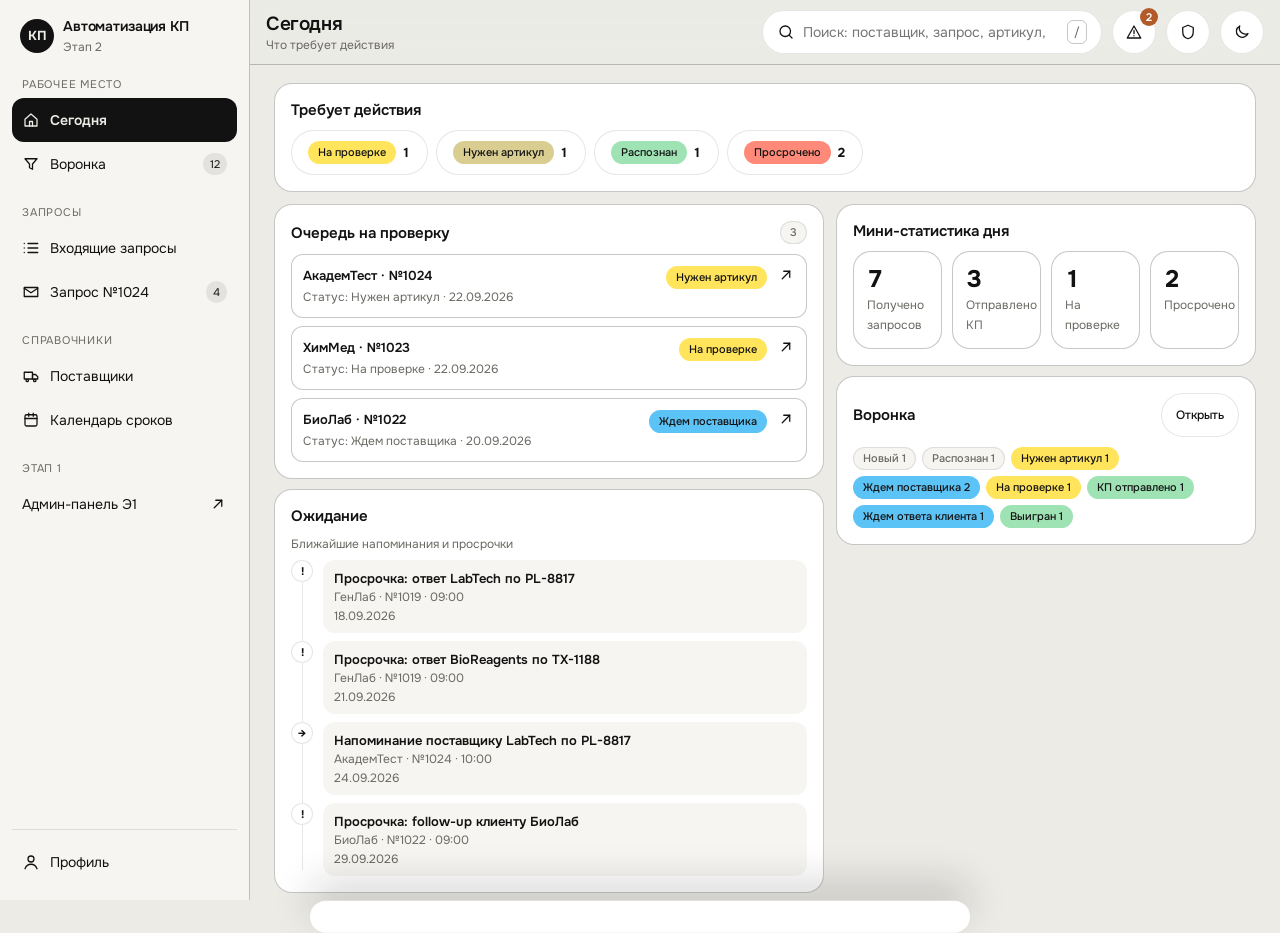
<file: prototype/stand-619-e2.html>
<!DOCTYPE html>
<html lang="ru" data-theme="light">
<head>
<meta charset="utf-8">
<meta name="viewport" content="width=device-width,initial-scale=1,viewport-fit=cover">
<title>Поставщики, воронка, календарь — Э2 — Автоматизация КП</title>
<link rel="preconnect" href="https://fonts.googleapis.com">
<link rel="preconnect" href="https://fonts.gstatic.com" crossorigin>
<link href="https://fonts.googleapis.com/css2?family=Onest:wght@400;500;600;700&display=swap" rel="stylesheet">
<style>
:root{--bg:#ECEBE6;--surface:#F6F5F1;--card:#FFFFFF;--ink:#121212;--ink-muted:#6A6963;--line:rgba(18,18,18,.10);
--yellow:#FFE45C;--sky:#5CC3F7;--sand:#D9CD92;--orchid:#E47EE8;--mint:#9FE3B5;--coral:#FF8A7A;
--r-card:18px;--on-accent:#121212;--r-nest:12px;--r-pill:999px;--dur:160ms;--ease:cubic-bezier(.22,.61,.36,1);--side:250px;--rail:66px}
[data-theme=dark]{--bg:#141414;--surface:#1D1D1D;--card:#232323;--ink:#F4F3EF;--ink-muted:#B4B3AC;--line:rgba(255,255,255,.13)}
*{box-sizing:border-box;margin:0;padding:0}
body{font-family:Onest,system-ui,sans-serif;font-size:14px;line-height:20px;background:var(--bg);color:var(--ink);-webkit-font-smoothing:antialiased}
button,input,select,textarea{font:inherit;color:inherit}
button{background:none;border:0;cursor:pointer}
.hint{font-size:12px;line-height:16px;color:var(--ink-muted);overflow-wrap:anywhere}
.num{font-variant-numeric:tabular-nums}
svg{width:18px;height:18px;flex:0 0 auto;stroke:currentColor;fill:none;stroke-width:1.7;stroke-linecap:round;stroke-linejoin:round}
.btn svg{width:16px;height:16px}
.mini{border:1px solid var(--line);background:var(--surface);border-radius:8px;padding:5px 7px;font-size:12px;max-width:200px}
:focus-visible{outline:2px solid var(--ink);outline-offset:2px}
.side{display:none;position:fixed;left:0;top:0;bottom:0;width:var(--side);background:var(--surface);border-right:1px solid var(--line);padding:16px 12px;flex-direction:column;gap:4px;z-index:20;overflow:auto}
.rail{display:none;position:fixed;left:0;top:0;bottom:0;width:var(--rail);background:var(--surface);border-right:1px solid var(--line);padding:14px 8px;flex-direction:column;align-items:center;gap:6px;z-index:20}
.main{margin:0;min-width:0}
@media(min-width:700px){.rail{display:flex}.main{margin-left:var(--rail)}.tabbar{display:none}.content{padding-bottom:40px}}
@media(min-width:900px){.rail{display:flex}.main{margin-left:var(--rail)}}
@media(min-width:1180px){.side{display:flex}.rail{display:none}.main{margin-left:var(--side)}}
.brand{display:flex;align-items:center;gap:9px;margin-bottom:14px;padding:0 8px}
.brand .mark{width:34px;height:34px;border-radius:999px;background:var(--ink);color:var(--bg);display:flex;align-items:center;justify-content:center;font-weight:700;font-size:13px;flex:0 0 auto}
.brand b{font-size:14px;font-weight:600;display:block;letter-spacing:-.01em}
.grp{margin-bottom:12px}
.grp>span{display:block;font-size:11px;letter-spacing:.07em;text-transform:uppercase;color:var(--ink-muted);padding:0 10px;margin-bottom:4px}
.nv{display:flex;align-items:center;gap:10px;width:100%;padding:9px 10px;border-radius:var(--r-nest);text-align:left}
.nv:hover{background:color-mix(in srgb,var(--ink) 6%,transparent)}
.nv[aria-current=page]{background:var(--ink);color:var(--bg);font-weight:600}
.nv .sp{flex:1;min-width:0}
.nv .badge{font-size:11px;padding:1px 7px;border-radius:999px;background:color-mix(in srgb,var(--ink) 8%,transparent)}
.nv[aria-current=page] .badge{background:rgba(255,255,255,.2)}
.railbtn{width:44px;height:44px;border-radius:999px;display:flex;align-items:center;justify-content:center}
.railbtn svg{width:20px;height:20px}
.railbtn[aria-current=page]{background:var(--ink);color:var(--bg)}
.side-foot{margin-top:auto;border-top:1px solid var(--line);padding-top:10px}
.topbar{position:sticky;top:0;z-index:15;background:color-mix(in srgb,var(--bg) 90%,transparent);backdrop-filter:blur(12px);border-bottom:1px solid var(--line);padding:10px 16px}
.tbrow{display:flex;align-items:center;gap:10px;max-width:1600px;margin:0 auto}
.tbtitle{flex:1;min-width:0}
.tbtitle h1{font-size:19px;line-height:25px;font-weight:600;letter-spacing:-.02em}
.content{padding:14px 16px 96px;max-width:1600px;margin:0 auto}
@media(min-width:1180px){.content{padding:18px 24px 60px}}
.ib{width:38px;height:38px;border-radius:999px;display:inline-flex;align-items:center;justify-content:center;border:1px solid var(--line);background:var(--card);flex:0 0 auto;transition:transform var(--dur) var(--ease)}
.ib.sm{width:32px;height:32px}.ib.sm svg{width:15px;height:15px}
.ib:hover{background:color-mix(in srgb,var(--ink) 7%,var(--card))}
.ib:active{transform:scale(.95)}
.btn{border-radius:var(--r-pill);padding:9px 16px;font-size:13px;font-weight:500;border:1px solid var(--line);background:var(--card);display:inline-flex;align-items:center;justify-content:center;gap:6px;transition:transform var(--dur) var(--ease)}
.btn.sm{padding:6px 12px;font-size:12px}
.btn.dark{background:var(--ink);color:var(--bg);border-color:transparent}
.btn.wide{width:100%}
.btn:active{transform:scale(.98)}
.btn[disabled]{opacity:.45;cursor:not-allowed}
.card{background:var(--card);border:1px solid var(--line);border-radius:var(--r-card);padding:14px;min-width:0}
@media(min-width:1180px){.card{padding:16px}}
.ycard{background:var(--yellow);color:#121212;border-radius:var(--r-card);padding:14px}
.nest{background:var(--surface);border-radius:var(--r-nest);padding:11px;min-width:0}
.grid{display:grid;gap:10px}
.g2,.g3,.g4{grid-template-columns:1fr}
@media(min-width:640px){.g2{grid-template-columns:1fr 1fr}.g4{grid-template-columns:1fr 1fr}}
@media(min-width:900px){.g3{grid-template-columns:repeat(3,1fr)}}
@media(min-width:1180px){.g4{grid-template-columns:repeat(4,1fr)}}
.rowsplit{display:flex;gap:12px;align-items:stretch;flex-direction:column}
.rowsplit>*{min-width:0}
@media(min-width:1180px){.rowsplit.row-desk{flex-direction:row}.rowsplit.row-desk>.c-a{flex:1;min-width:0}.rowsplit.row-desk>.c-b{width:420px;flex:0 0 auto}}
.row{display:flex;align-items:center;gap:8px}
.wrapflex{flex-wrap:wrap}
.spread{justify-content:space-between}
.stack{display:flex;flex-direction:column;gap:10px}
.card-head{display:flex;align-items:center;gap:10px;margin-bottom:10px}
.card-head h2{font-size:15px;line-height:20px;font-weight:600;flex:1;min-width:0}
.chip{display:inline-flex;align-items:center;gap:5px;border-radius:var(--r-pill);padding:3px 9px;font-size:11px;line-height:15px;font-weight:500;background:var(--surface);border:1px solid var(--line);white-space:nowrap}
.c-mint{background:var(--mint);border-color:transparent;color:#121212}
.c-yellow{background:var(--yellow);border-color:transparent;color:#121212}
.c-coral{background:var(--coral);border-color:transparent;color:#121212}
.c-sky{background:var(--sky);border-color:transparent;color:#121212}
.c-sand{background:var(--sand);border-color:transparent;color:#121212}
.c-orchid{background:var(--orchid);border-color:transparent;color:#121212}
.c-neutral{background:var(--surface);color:var(--ink-muted)}
.tblwrap{background:var(--card);border:1px solid var(--line);border-radius:var(--r-card);overflow:hidden}
.tblscroll{overflow-x:auto;-webkit-overflow-scrolling:touch}
.tbl{width:100%;border-collapse:collapse;min-width:640px}
.tbl th{text-align:left;font-size:11px;line-height:15px;font-weight:600;color:var(--ink-muted);padding:8px 10px;border-bottom:1px solid var(--line);white-space:nowrap}
.tbl td{padding:9px 10px;border-bottom:1px solid var(--line);font-size:13px;vertical-align:top}
.tbl tbody tr:last-child td{border-bottom:0}
.tbl .r{text-align:right}
.tfoot{display:flex;align-items:center;justify-content:space-between;gap:10px;padding:9px 12px;border-top:1px solid var(--line);flex-wrap:wrap}
.avatars{display:flex;align-items:center}
.av{width:26px;height:26px;border-radius:999px;border:2px solid var(--card);display:flex;align-items:center;justify-content:center;font-size:10px;font-weight:700;color:#121212;margin-left:-8px;flex:0 0 auto}
.av:first-child{margin-left:0}
.av.orchid{background:var(--orchid)}.av.sky{background:var(--sky)}.av.mint{background:var(--mint)}.av.sand{background:var(--sand)}
.av.lg{width:44px;height:44px;font-size:14px;border:0;margin:0}
.avatarstack .more{font-size:11px;color:var(--ink-muted);margin-left:6px}
.fcard{border-radius:var(--r-card);padding:13px;border:1px solid var(--line);background:var(--card);min-width:0}
.fcard.sky{background:var(--sky);border-color:transparent;color:#121212}
.fcard.yellow{background:var(--yellow);border-color:transparent;color:#121212}
.fcard.orchid{background:var(--orchid);border-color:transparent;color:#121212}
.fcard.coral{background:var(--coral);border-color:transparent;color:#121212}
.fcard.mint{background:var(--mint);border-color:transparent;color:#121212}
.fcard.sand{background:var(--sand);border-color:transparent;color:#121212}
.fcard .sum{font-size:22px;line-height:26px;font-weight:700;letter-spacing:-.02em}
.fcard .meta{font-size:12px;line-height:16px;opacity:.78}
.fcard .client{font-size:15px;font-weight:600;line-height:20px}
.feed{display:flex;flex-direction:column;gap:10px}
.kboard{display:flex;gap:12px;overflow-x:auto;padding-bottom:8px;align-items:flex-start}
.kcol{width:280px;flex:0 0 auto;background:var(--surface);border-radius:var(--r-card);padding:10px;min-width:0}
.kcol.over{outline:2px dashed var(--ink);outline-offset:-4px}
.kcol h3{font-size:13px;font-weight:600;display:flex;align-items:center;gap:6px;margin-bottom:8px}
.kcol h3 .cnt{font-size:11px;color:var(--ink-muted);font-weight:500}
.kcard{background:var(--card);border:1px solid var(--line);border-radius:var(--r-nest);padding:11px;margin-bottom:8px;cursor:grab}
.kcard.dragging{opacity:.5}
.kcard .client{font-size:13px;font-weight:600}
.kcard .sum{font-size:15px;font-weight:700;margin-top:2px}
.kcard .foot{display:flex;align-items:center;justify-content:space-between;gap:6px;margin-top:8px}
.kcard .od{font-size:11px;font-weight:600;background:var(--coral);color:#121212;border-radius:999px;padding:2px 8px}
.pills{display:flex;gap:6px;overflow-x:auto;padding-bottom:6px}
.pill{border-radius:var(--r-pill);padding:7px 13px;font-size:12px;font-weight:500;border:1px solid var(--line);background:var(--card);white-space:nowrap;flex:0 0 auto}
.pill[aria-pressed=true]{background:var(--ink);color:var(--bg);border-color:transparent;font-weight:600}
.calgrid{display:grid;grid-template-columns:repeat(7,1fr);gap:4px}
.calhead{display:grid;grid-template-columns:repeat(7,1fr);gap:4px;margin-bottom:6px}
.calhead span{text-align:center;font-size:11px;color:var(--on-accent);font-weight:600}
.calcell{min-height:52px;border-radius:10px;background:var(--card);border:1px solid var(--line);padding:5px;display:flex;flex-direction:column;gap:3px;align-items:flex-start}
.calcell.out{opacity:.4}
.calcell.today{outline:2px solid var(--ink);outline-offset:-2px}
.calcell .d{font-size:12px;font-weight:600;color:var(--ink)}
.dots{display:flex;gap:3px;flex-wrap:wrap}
.dot{width:8px;height:8px;border-radius:999px}
.dot.orchid{background:var(--orchid)}.dot.sky{background:var(--sky)}.dot.coral{background:var(--coral)}
@media(min-width:700px){.calcell{min-height:86px}.calcell .d{font-size:13px}}
.legend{display:flex;gap:12px;flex-wrap:wrap;margin-top:10px}
.legend span{display:flex;align-items:center;gap:5px;font-size:12px;color:var(--ink-muted)}
.sheet{position:fixed;left:0;right:0;bottom:0;z-index:60;background:var(--card);border-radius:var(--r-card) var(--r-card) 0 0;padding:16px;max-height:88vh;overflow:auto;transform:translateY(102%);transition:transform var(--dur) var(--ease);box-shadow:0 -16px 40px rgba(18,18,18,.2);max-width:100vw}
.sheet.open{transform:translateY(0)}
.scrim{position:fixed;inset:0;background:rgba(18,18,18,.45);z-index:55;opacity:0;pointer-events:none;transition:opacity var(--dur) var(--ease)}
.scrim.open{opacity:1;pointer-events:auto}
@media(min-width:900px){.sheet{left:50%;transform:translate(-50%,102%);width:660px;border-radius:var(--r-card)}.sheet.open{transform:translate(-50%,0)}}
.dlg{position:fixed;inset:0;z-index:70;display:none;align-items:center;justify-content:center;padding:18px}
.dlg.open{display:flex}
.notiwrap{position:relative;flex:0 0 auto}
.notibadge{position:absolute;top:-2px;right:-2px;min-width:18px;height:18px;border-radius:999px;background:#B35A2A;color:#fff;font-size:11px;line-height:18px;text-align:center;padding:0 5px;font-weight:600}
.undo{position:fixed;left:50%;transform:translateX(-50%);bottom:74px;z-index:85;background:var(--ink);color:var(--bg);border-radius:var(--r-pill);padding:10px 16px;font-size:13px;display:none;align-items:center;gap:12px}
.undo.on{display:flex}
.undo button{color:var(--yellow);font-weight:600;text-decoration:underline}
.dlg .box{background:var(--card);border-radius:var(--r-card);padding:18px;max-width:460px;width:100%;box-shadow:0 20px 50px rgba(18,18,18,.25)}
.dlg h3{font-size:16px;line-height:22px;font-weight:600;margin-bottom:6px}
.toast{position:fixed;left:50%;transform:translateX(-50%);bottom:18px;background:var(--ink);color:var(--bg);border-radius:var(--r-pill);padding:10px 16px;font-size:13px;max-width:92vw;display:none;text-align:center;z-index:80}
.toast.on{display:block}
.sk{background:linear-gradient(90deg,var(--surface) 25%,color-mix(in srgb,var(--ink) 8%,var(--surface)) 37%,var(--surface) 63%);background-size:400% 100%;animation:sh 1.3s infinite;border-radius:var(--r-nest)}
@keyframes sh{0%{background-position:100% 0}100%{background-position:0 0}}
.sk.h44{height:44px}.sk.h80{height:80px}.sk.h160{height:160px}
.empty{text-align:center;padding:26px 16px;border-radius:var(--r-card);background:var(--card);border:1px dashed var(--line)}
.empty .ic{width:46px;height:46px;border-radius:999px;background:var(--surface);display:flex;align-items:center;justify-content:center;margin:0 auto 10px}
.empty h3{font-size:15px;font-weight:600;margin-bottom:3px}
.err{border-radius:var(--r-card);background:var(--coral);color:#121212;padding:16px}
.err h3{font-size:15px;font-weight:700;margin-bottom:3px}
.err .btn{margin-top:10px;background:rgba(18,18,18,.86);color:#fff;border-color:transparent}
.lock{max-width:520px;margin:40px auto;text-align:center;border-radius:var(--r-card);background:var(--card);border:1px solid var(--line);padding:28px 20px}
.lock .ic{width:58px;height:58px;border-radius:999px;background:var(--yellow);display:flex;align-items:center;justify-content:center;margin:0 auto 12px}
.lock h2{font-size:20px;line-height:26px;font-weight:700;margin-bottom:6px}
.tabs{display:flex;gap:6px;flex-wrap:wrap;margin-bottom:12px}
.tab{border-radius:var(--r-pill);padding:7px 14px;font-size:13px;border:1px solid var(--line);background:var(--card)}
.tab[aria-selected=true]{background:var(--ink);color:var(--bg);border-color:transparent;font-weight:600}
.tl{display:flex;flex-direction:column;gap:8px;position:relative}
.tl:before{content:"";position:absolute;left:11px;top:6px;bottom:6px;width:1px;background:var(--line)}
.tli{display:flex;gap:10px;align-items:flex-start;position:relative}
.tli .pin{width:22px;height:22px;border-radius:999px;background:var(--card);border:1px solid var(--line);display:flex;align-items:center;justify-content:center;font-size:11px;font-weight:700;flex:0 0 auto;z-index:1}
.tli .bd{flex:1;background:var(--surface);border-radius:var(--r-nest);padding:9px 11px;min-width:0}
.tli .bd b{font-size:13px;font-weight:600;display:block}
.calcrow{display:flex;justify-content:space-between;gap:10px;padding:6px 0;border-bottom:1px solid var(--line);font-size:13px}
.calcrow:last-child{border-bottom:0;font-weight:700}
.mailprev{background:var(--surface);border-radius:var(--r-nest);padding:12px;white-space:pre-wrap;font-size:13px;line-height:20px}
.list{display:flex;flex-direction:column;gap:8px}
.lirow{display:flex;align-items:flex-start;gap:10px;border:1px solid var(--line);border-radius:var(--r-nest);padding:11px;background:var(--card);width:100%;text-align:left}
.lirow.gap{border-color:var(--coral)}
.lirow .sp{flex:1;min-width:0}
.lirow b{font-size:13px;font-weight:600;display:block;overflow-wrap:anywhere}
.lirow[aria-selected=true]{background:var(--yellow);border-color:transparent;color:#121212}
.sticky{position:fixed;left:0;right:0;bottom:0;z-index:35;background:var(--card);border-top:1px solid var(--line);padding:10px 14px calc(10px + env(safe-area-inset-bottom))}
.sticky .in{max-width:1600px;margin:0 auto;display:flex;align-items:center;gap:10px}
.sticky .sp{flex:1;min-width:0}
@media(min-width:900px){.sticky{display:none}}
.tabbar{position:fixed;left:0;right:0;bottom:0;z-index:30;display:flex;background:var(--card);border-top:1px solid var(--line);padding:6px 4px calc(6px + env(safe-area-inset-bottom))}
.tabbtn{flex:1;display:flex;flex-direction:column;align-items:center;gap:3px;padding:5px 2px;border-radius:var(--r-nest);font-size:11px;line-height:13px;color:var(--ink-muted);text-align:center;min-width:0}
.tabbtn .tlbl{max-width:100%;overflow:hidden;text-overflow:ellipsis;white-space:nowrap}
.tabbtn svg{width:20px;height:20px;padding:3px;border-radius:999px;box-sizing:content-box}
.tabbtn[aria-current=page]{color:var(--ink);font-weight:600}
.tabbtn[aria-current=page] svg{background:var(--ink);color:var(--bg)}
@media(min-width:900px){.tabbar{display:none}}
.stat{background:var(--card);border:1px solid var(--line);border-radius:var(--r-card);padding:13px;min-width:0}
.stat .big{font-size:24px;line-height:28px;font-weight:700;letter-spacing:-.02em}
.stat .lbl{font-size:12px;color:var(--ink-muted);margin-top:2px}
.sgrid{display:grid;grid-template-columns:1fr 1fr;gap:10px}
@media(min-width:900px){.sgrid{grid-template-columns:repeat(4,1fr)}}
/* Ф1: глобальный поиск в шапке (телефон — во всю ширину) */
.qwrap{position:relative;display:flex;flex:0 0 auto;width:340px;min-width:0}
.hsearch{display:flex;align-items:center;gap:8px;width:100%;min-height:44px;border:1px solid var(--line);background:var(--card);border-radius:var(--r-pill);padding:8px 14px;transition:border-color var(--dur) var(--ease),box-shadow var(--dur) var(--ease)}
.hsearch:focus-within{border-color:var(--ink);box-shadow:0 0 0 3px color-mix(in srgb,var(--ink) 12%,transparent)}
.hsearch input{border:0;background:none;outline:none;width:100%;min-width:0}
.hsearch svg{flex:0 0 auto}
.qpanel{position:absolute;left:0;right:0;top:calc(100% + 8px);z-index:45;background:var(--card);border:1px solid var(--line);border-radius:var(--r-card);box-shadow:0 18px 40px rgba(18,18,18,.22);max-height:min(70vh,480px);overflow:auto;padding:8px;display:none}
.qpanel.on{display:block} .qhint{display:flex;align-items:center;gap:6px;margin-left:auto;color:var(--ink-muted);font-size:12px;flex:0 0 auto} .qhint kbd{border:1px solid var(--line-strong);border-radius:6px;padding:1px 6px;font:inherit;background:var(--card-solid);color:var(--ink-muted);display:none} @media(min-width:768px){.qhint kbd{display:inline-block}}
.qgrp{font-size:11px;letter-spacing:.07em;text-transform:uppercase;color:var(--ink-muted);padding:8px 10px 4px}
.qit{display:flex;gap:10px;align-items:center;width:100%;text-align:left;padding:9px 10px;border-radius:var(--r-nest);min-height:44px}
.qit:hover,.qit.cur{background:color-mix(in srgb,var(--ink) 7%,transparent)}
.qit .sp{flex:1;min-width:0}
.qit b{display:block;font-size:13px;line-height:18px;font-weight:600;white-space:nowrap;overflow:hidden;text-overflow:ellipsis}
.qit .hint{display:block;white-space:nowrap;overflow:hidden;text-overflow:ellipsis}
.qempty{padding:18px 12px;text-align:center}
@media(max-width:899px){.tbrow{flex-wrap:wrap}.qwrap{order:9;flex:1 1 100%;width:100%;margin-top:4px}}
/* ==== Ф4: верстка и токены V-1…V-5 ==== */
:root{--line-strong:rgba(18,18,18,.24)}
[data-theme=dark]{--line-strong:rgba(255,255,255,.28)}
.card,.chart,.stat,.fcard,.nest,.tblwrap,.lock,.empty,.kcard,.calcell{border-color:var(--line-strong)}
.tbl th,.tbl td,.tfoot,.lirow,.calcrow{border-color:var(--line-strong)}
.side,.rail,.topbar,.tabbar,.sticky,.tl:before{border-color:var(--line-strong)}
button,.btn,.ib,.nv,.railbtn,.tabbtn,.pill,.step,.lirow,.kcard{min-height:44px}
.ib{min-width:44px}
.ib.sm{width:44px;height:44px}
.ib.sm svg{width:18px;height:18px}
select,.mini{min-height:44px}
.btn{padding:10px 16px}
.btn.sm{padding:10px 14px;font-size:12px;line-height:18px}
.tbl th{font-size:12px;line-height:16px}
.tbl td{font-size:14px;line-height:20px}
.tblwrap,.tblscroll{min-width:0;max-width:100%}
.tblscroll{overscroll-behavior-x:contain}
.content{padding-bottom:calc(96px + env(safe-area-inset-bottom))}
.sheet{padding-bottom:calc(16px + env(safe-area-inset-bottom))}
.toast{bottom:calc(18px + env(safe-area-inset-bottom))}
@media(max-width:899px){body{font-size:16px;line-height:24px}.tbl td{font-size:14px;line-height:20px}}
@media(min-width:900px){.tbl td{font-size:15px;line-height:22px}.content{padding-bottom:calc(40px + env(safe-area-inset-bottom))}}
@media(prefers-reduced-motion:reduce){*{animation:none!important;transition:none!important}}
</style>
</head>
<body>
<div id="root"></div>
<div id="sheet" class="sheet"></div>
<div class="scrim" id="scrim" data-act="closesheet"></div>
<div class="dlg" id="dlg"></div>
<div class="toast" id="toast"></div>
<div class="undo" id="undo"></div>
<script>
"use strict";
var T={app:{name:"Автоматизация КП",stage:"Этап 2"},
 nav:{work:"Рабочее место",req:"Запросы",dir:"Справочники",more:"Ещё"},
 common:{loading:"Загружаем данные",retry:"Повторить",save:"Сохранить",cancel:"Отмена",confirm:"Подтвердить",close:"Закрыть",
  theme:"Тема",role:"Роль",profile:"Профиль",empty:"Пусто",state:"Состояние экрана",of:"из",demo:"демо",back:"Назад",open:"Открыть"},
 st:{ok:"ОК",errors:"Ошибки",stale:"Устарел"},
 states:{data:"Данные",loading:"Загрузка",empty:"Пусто",error:"Ошибка"},
 err:{title:"Не удалось загрузить данные",sub:"Сервис не ответил за 10 секунд"},
 req:{new:'Новый',parsed:'Распознан',need_article:'Нужен артикул',waiting_supplier:'Ждем поставщика',review:'На проверке',status:'Статус',
  quote_sent:"КП отправлено",waiting_client:"Ждем ответа клиента",invoice_requested:"Запрошен счет",won:"Выигран",lost:"Проигран",closed:"Закрыт"},
 sreq:{sent:"Отправлен",reminder:"Напоминание отправлено",replied:"Ответ получен",refused:"Отказ",overdue:"Просрочен"},
 suppliers:{title:"Поставщики",sub:"Бренды, время ответа, доля отказов",requests:"Запросы",replies:"Ответы",avg:"Среднее время ответа",
  refuse:"Доля отказов",brands:"Бренды",contacts:"Контакты",reqs:"Запросов",days:"Дней в ожидании",sent:"Отправлен",
  parsed:"Разобранный ответ",price:"Цена",term:"Срок",terms:"Условия",refusal:"Отказ",confidence:"Уверенность",
  original:"Ссылка на оригинал",accept:"Принять в запрос",accepted:"Принято в запрос",noReplies:"Ответов пока нет",
  noReqs:"Запросов пока нет",replyAccept:"Ответ принят, цена в позиции запроса",hours:"ч",pct:"%"},
 ask:{btn:"Запросить у поставщика",title:"Запрос поставщику",sub:"Письмо на английском, бренд рядом с артикулом",
  subject:"Тема",to:"Кому",body:"Текст письма",send:"Подтвердить и отправить",sent:"Запрос отправлен поставщику",
  waiting:"Ждем поставщика",day:"день",days2:"дня",days5:"дней",simulate:"Ответ получен",client:"Запросить у клиента",
  clientSent:"Запрос артикула отправлен клиенту",article:"Артикул"},
 pipe:{title:"Воронка",sub:"Запросы по статусам, перетаскивание по разрешенным переходам",sum:"Сумма",days:"Дней в статусе",
  overdue:"Просрочено",change:"Сменить статус",noMove:"Переходы недоступны для этого статуса",move:"Разрешенные переходы",denied:"Переход недоступен",
  deniedWhy:"Из «{a}» нельзя перейти в «{b}». Разрешенные переходы приходят с бэкенда.",moved:"Статус изменен: {s}",
  kanban:"Канбан",feedMode:"Лента",empty:"В этой колонке пусто"},
 cal:{title:"Календарь сроков",sub:"Напоминания поставщикам, follow-up клиентам, просрочки",supplier:"Напоминание поставщику",
  followup:"Follow-up клиенту",overdue:"Просрочка",dayPlan:"События дня",noEvents:"На этот день событий нет",next:"Ближайшее",more:"Ещё {n}"},
 today:{title:"Сегодня",sub:"Что требует действия",attention:"Требует действия",queue:"Очередь на проверку",
  waiting:"Ожидание",waitingSub:"Ближайшие напоминания и просрочки",stat:"Мини-статистика дня",got:"Получено запросов",
  sent:"Отправлено КП",check:"Проверить",empty:"Все запросы обработаны",emptySub:"Последняя проверка почты 22.09.2026 09:10"},
 rq:{title:"Входящие запросы",sub:"Список запросов этапа Э1",col:"Клиент",subj:"Тема письма",pos:"Позиций",conf:"Уверенность",
  sum:"Сумма КП",status:"Статус",resp:"Ответственный",upd:"Обновлено",open:"Открыть карточку"},
 card:{title:"Запрос №1024",client:"АкадемТест",positions:"Позиции",noPrice:"Цена не найдена",needArticle:"Нужен артикул",
  price:"Цена",sum:"Сумма",source:"Источник цены",pricelist:"прайс",supplier_reply:"ответ поставщика",manual:"вручную",
  total:"Итого",duty:"Пошлина",qty:"Кол-во",makeQuote:"Сформировать КП",made:"КП сформировано",
  quoteTotal:"Сумма КП",preview:"Предпросмотр и отправка",askClient:"Запросить у клиента",blocked:"Есть позиции без цены или артикула"},
 toast:{state:"Состояние: {s}",roleSwitch:"Роль: {r}",theme:"Тема переключена"}
};
var RULES={rate:92.40,extra:0,round:"up10"};
var CATS=[{k:"kits",label:"Лабораторные наборы",duty:5,markup:34},{k:"reagents",label:"Реактивы",duty:5,markup:28},
 {k:"glass",label:"Посуда",duty:8,markup:30},{k:"instr",label:"Приборы",duty:8,markup:24},
 {k:"media",label:"Питательные среды",duty:5,markup:32},{k:"cons",label:"Расходники",duty:10,markup:38}];
function price(usd,catKey,rate,extra,round){
 var c=CATS[0],i;for(i=0;i<CATS.length;i++){if(CATS[i].k===catKey)c=CATS[i];}
 var r=rate*(1+(extra||0)/100),base=usd*r,duty=base*c.duty/100,after=base+duty,mark=after*c.markup/100,raw=after+mark;
 return {unit:round==="up10"?Math.ceil(raw/10)*10:Math.round(raw*100)/100,cat:c,base:base,duty:duty,mark:mark};
}
var SUPPLIERS=[
 {id:"s1",name:"LabTech",initials:"LT",email:"sales@labtech.example",brands:["LabTech"],reqs:18,avgH:26,refuse:6,note:"Основной поставщик по наборам и приборам",tone:"orchid"},
 {id:"s2",name:"BioReagents",initials:"BR",email:"order@bioreagents.example",brands:["BioReagents"],reqs:11,avgH:52,refuse:18,note:"Отвечает медленно, отвечает по средам",tone:"sky"},
 {id:"s3",name:"GlasswareISO",initials:"GI",email:"quote@glassware.example",brands:["GlasswareISO"],reqs:7,avgH:9,refuse:0,note:"Посуда и расходники, отвечает быстро",tone:"mint"},
 {id:"s4",name:"ChemSupply",initials:"CS",email:"info@chemsupply.example",brands:["ChemSupply"],reqs:5,avgH:74,refuse:40,note:"Часто отказывает по мелким объемам",tone:"sand"}
];
var SREQ=[
 {id:"sr1",sup:"s1",req:"1024",article:"PL-8817",name:"Дозатор переменного объёма 100-1000 мкл",brand:"LabTech",sent:"21.09.2026 14:20",status:"sent",days:2},
 {id:"sr2",sup:"s1",req:"1024",article:"TX-1042",name:"Набор для выделения ДНК",brand:"LabTech",sent:"19.09.2026 10:05",status:"replied",days:3},
 {id:"sr3",sup:"s2",req:"1019",article:"TX-1188",name:"Набор для ПЦР в реальном времени",brand:"BioReagents",sent:"17.09.2026 09:40",status:"overdue",days:5},
 {id:"sr4",sup:"s3",req:"1016",article:"LB-3390",name:"Посуда мерная, комплект ISO",brand:"GlasswareISO",sent:"16.09.2026 16:10",status:"replied",days:6},
 {id:"sr5",sup:"s4",req:"1012",article:"MD-5520",name:"Питательная среда LB, 500 г",brand:"ChemSupply",sent:"15.09.2026 11:30",status:"refused",days:7}
];
var SREPLY=[
 {id:"rp1",sup:"s1",article:"PL-8817",name:"Дозатор переменного объёма 100-1000 мкл",brand:"LabTech",price:210.00,cur:"USD",lead:21,terms:"FCA, предоплата 30%",refusal:false,conf:0.94,orig:"Письмо LabTech от 22.09.2026 08:40",got:"22.09.2026 08:40",accepted:false},
 {id:"rp2",sup:"s1",article:"TX-1042",name:"Набор для выделения ДНК",brand:"LabTech",price:120.50,cur:"USD",lead:14,terms:"FCA, по факту",refusal:false,conf:0.97,orig:"Письмо LabTech от 19.09.2026 12:15",got:"19.09.2026 12:15",accepted:false},
 {id:"rp3",sup:"s2",article:"TX-1188",name:"Набор для ПЦР в реальном времени",brand:"BioReagents",price:164.00,cur:"EUR",lead:30,terms:"EXW, предоплата",refusal:false,conf:0.81,orig:"Письмо BioReagents от 21.09.2026 17:05",got:"21.09.2026 17:05",accepted:false},
 {id:"rp4",sup:"s4",article:"MD-5520",name:"Питательная среда LB, 500 г",brand:"ChemSupply",price:0,cur:"",lead:0,terms:"",refusal:true,conf:0.88,orig:"Письмо ChemSupply от 18.09.2026 09:15",got:"18.09.2026 09:15",accepted:false}
];
var PIPE=[
 {id:"p1",num:1024,c:"АкадемТест",sum:0,status:"need_article",days:1,od:0,who:["НК","СБ"],dt:"22.09.2026"},
 {id:"p2",num:1023,c:"ХимМед",sum:214300,status:"review",days:0,od:0,who:["НК"],dt:"22.09.2026"},
 {id:"p3",num:1022,c:"БиоЛаб",sum:88750,status:"waiting_supplier",days:2,od:0,who:["СБ","НК"],dt:"20.09.2026"},
 {id:"p4",num:1021,c:"МедТехСервис",sum:412000,status:"quote_sent",days:4,od:0,who:["НК"],dt:"18.09.2026"},
 {id:"p5",num:1020,c:"АкадемТест",sum:156700,status:"waiting_client",days:6,od:2,who:["НК","СБ"],dt:"16.09.2026"},
 {id:"p6",num:1019,c:"ГенЛаб",sum:96300,status:"waiting_supplier",days:5,od:3,who:["СБ"],dt:"17.09.2026"},
 {id:"p7",num:1018,c:"ХимМед",sum:58400,status:"won",days:1,od:0,who:["НК"],dt:"21.09.2026"},
 {id:"p8",num:1017,c:"БиоЛаб",sum:129900,status:"lost",days:3,od:0,who:["СБ"],dt:"19.09.2026"},
 {id:"p9",num:1016,c:"МедТехСервис",sum:74300,status:"invoice_requested",days:2,od:0,who:["НК"],dt:"20.09.2026"},
 {id:"p10",num:1015,c:"ГенЛаб",sum:0,status:"parsed",days:0,od:0,who:["НК"],dt:"22.09.2026"},
 {id:"p11",num:1014,c:"АкадемТест",sum:34100,status:"closed",days:8,od:0,who:["СБ"],dt:"14.09.2026"},
 {id:"p12",num:1013,c:"ХимМед",sum:0,status:"new",days:0,od:0,who:[],dt:"22.09.2026"}
];
var TRANS={
 new:["parsed","need_article","closed"],
 parsed:["review","need_article","waiting_supplier","closed"],
 need_article:["parsed","waiting_supplier","closed"],
 waiting_supplier:["review","need_article","closed"],
 review:["quote_sent","waiting_supplier","need_article","closed"],
 quote_sent:["waiting_client","won","lost","closed"],
 waiting_client:["invoice_requested","won","lost","closed"],
 invoice_requested:["won","lost","closed"],
 won:[],lost:[],closed:[]
};
var EVENTS=[
 {d:"2026-09-18",t:"overdue",title:"Просрочка: ответ LabTech по PL-8817",num:1019,c:"ГенЛаб",time:"09:00"},
 {d:"2026-09-21",t:"overdue",title:"Просрочка: ответ BioReagents по TX-1188",num:1019,c:"ГенЛаб",time:"09:00"},
 {d:"2026-09-23",t:"supplier",title:"Напоминание поставщику GlasswareISO",num:1016,c:"МедТехСервис",time:"10:00"},
 {d:"2026-09-24",t:"supplier",title:"Напоминание поставщику LabTech по PL-8817",num:1024,c:"АкадемТест",time:"10:00"},
 {d:"2026-09-25",t:"followup",title:"Follow-up клиенту АкадемТест по КП-1020",num:1020,c:"АкадемТест",time:"12:00"},
 {d:"2026-09-25",t:"supplier",title:"Напоминание поставщику BioReagents",num:1022,c:"БиоЛаб",time:"15:00"},
 {d:"2026-09-28",t:"followup",title:"Follow-up клиенту ХимМед по КП-1021",num:1021,c:"ХимМед",time:"11:00"},
 {d:"2026-09-29",t:"overdue",title:"Просрочка: follow-up клиенту БиоЛаб",num:1022,c:"БиоЛаб",time:"09:00"}
];
var POS=[
 {id:"pos1",article:"TX-1042",name:"Набор для выделения ДНК, 50 реакций",brand:"LabTech",qty:2,unit:"шт",cat:"kits",usd:120.50,src:"pricelist",conf:0.96,reviewed:true,st:"priced",days:0},
 {id:"pos2",article:"RX-2231",name:"Реагент ПЦР-мультиплекс, 100 пробирок",brand:"LabTech",qty:1,unit:"шт",cat:"reagents",usd:86.00,src:"pricelist",conf:0.93,reviewed:true,st:"priced",days:0},
 {id:"pos3",article:"PL-8817",name:"Дозатор переменного объёма 100-1000 мкл",brand:"LabTech",qty:3,unit:"шт",cat:"instr",usd:0,src:"",conf:0.88,reviewed:false,st:"none",days:0},
 {id:"pos4",article:"",name:"Магнитный штатив для пробирок 16x1.5 мл",brand:"GlasswareISO",qty:2,unit:"шт",cat:"instr",usd:0,src:"",conf:0.62,reviewed:false,st:"no_article",days:0}
];
var ACTIVITY=[
 {who:"Система",t:"Письмо получено и распознано",d:"22.09.2026 09:10",c:"4 позиции, худшая уверенность 0,62"},
 {who:"НК Никита Клочко",t:"Правка позиции",d:"22.09.2026 09:22",c:"TX-1042: количество 1 → 2"},
 {who:"Система",t:"Позиция без цены",d:"22.09.2026 09:10",c:"PL-8817: цены нет ни в одном прайсе"},
 {who:"Система",t:"Позиция без артикула",d:"22.09.2026 09:10",c:"Магнитный штатив: артикул не распознан"}
];
var TODAY={got:7,sent:3,queue:[1024,1023,1022],counts:{review:2,need_article:1,replied:1,overdue:2}};
var state={theme:"light",role:"head",mock:"data",route:["today"],tab:"requests",sup:"s1",supTab:"req",pipe:"kanban",pill:"all",calMonth:"2026-09",selDay:"",quote:null,demo:0};
function esc(s){return String(s).replace(/&/g,"&amp;").replace(/</g,"&lt;").replace(/>/g,"&gt;").replace(/"/g,"&quot;");}
function money(v){return Math.round(v).toLocaleString("ru-RU").replace(/\u00a0/g," ")+" \u20BD";}
function num(v,d){return Number(v).toFixed(d===undefined?2:d).replace(".",",");}
function plural(n,f){var a=Math.abs(n)%100,b=a%10;if(a>10&&a<20)return n+" "+f[2];if(b>1&&b<5)return n+" "+f[1];if(b===1)return n+" "+f[0];return n+" "+f[2];}
function initials(name){var p=String(name).split(/\s+/);return (p[0][0]+(p[1]?p[1][0]:"")).toUpperCase();}
function posPrice(p){return p.usd>0?price(p.usd,p.cat,RULES.rate,RULES.extra,RULES.round).unit:0;}
function posTotal(p){return posPrice(p)*p.qty;}
function quoteTotal(){var s=0,i;for(i=0;i<POS.length;i++)s+=posTotal(POS[i]);return s;}
function allPriced(){var i;for(i=0;i<POS.length;i++){if(POS[i].usd<=0||!POS[i].article)return false;}return true;}
function supById(id){var i;for(i=0;i<SUPPLIERS.length;i++)if(SUPPLIERS[i].id===id)return SUPPLIERS[i];return null;}
function replyFor(article){var i;for(i=0;i<SREPLY.length;i++)if(SREPLY[i].article===article)return SREPLY[i];return null;}
function statusTone(s){return s==="won"?"mint":s==="lost"||s==="closed"?"neutral":s==="need_article"?"yellow":
 s==="waiting_supplier"?"sky":s==="review"?"yellow":s==="quote_sent"?"mint":s==="waiting_client"?"sky":s==="invoice_requested"?"sand":"neutral";}
var P={home:'<path d="M4 11l8-7 8 7v9H4z"/><path d="M10 20v-6h4v6"/>',funnel:'<path d="M4 5h16l-6 7v7l-4-2v-5z"/>',
 users:'<circle cx="9" cy="8" r="3.2"/><path d="M3 20c1-3.4 3.6-5 6-5s5 1.6 6 5"/><path d="M16 8.5a3 3 0 010 6"/>',
 cal:'<rect x="4" y="5" width="16" height="15" rx="2"/><path d="M4 10h16M9 3v4M15 3v4"/>',
 mail:'<path d="M3 6h18v12H3z"/><path d="M3 7l9 6 9-6"/>',list:'<path d="M8 6h13M8 12h13M8 18h13M3 6h.01M3 12h.01M3 18h.01"/>',
 truck:'<path d="M3 7h11v9H3z"/><path d="M14 10h4l3 3v3h-7z"/><circle cx="7" cy="18" r="1.6"/><circle cx="17" cy="18" r="1.6"/>',
 clock:'<circle cx="12" cy="12" r="8"/><path d="M12 8v5l3 2"/>',x:'<path d="M6 6l12 12M18 6L6 18"/>',
 search:'<circle cx="11" cy="11" r="7"/><path d="M20 20l-3.5-3.5"/>',check:'<path d="M5 13l4 4 10-11"/>',
 refresh:'<path d="M20 11a8 8 0 10-2.3 5.7"/><path d="M20 5v6h-6"/>',arrow:'<path d="M7 17L17 7"/><path d="M9 7h8v8"/>',
 plus:'<path d="M12 5v14M5 12h14"/>',moon:'<path d="M20 14A8 8 0 019 4a8 8 0 1011 10z"/>',
 sun:'<circle cx="12" cy="12" r="4"/><path d="M12 2v2M12 20v2M2 12h2M20 12h2"/>',
 user:'<circle cx="12" cy="8" r="4"/><path d="M4 21c1.5-4 5-6 8-6s6.5 2 8 6"/>',
 empty:'<path d="M4 9l8-5 8 5v6l-8 5-8-5z"/><path d="M12 14v6"/>',
 alert:'<path d="M12 4l9 16H3z"/><path d="M12 10v4M12 17h.01"/>',
 send:'<path d="M4 12l16-8-6 16-2-6z"/>',shield:'<path d="M12 3l7 3v6c0 5-3 8-7 9-4-1-7-4-7-9V6z"/>',
 doc:'<path d="M6 3h8l4 4v14H6z"/><path d="M14 3v4h4"/>',chart:'<path d="M4 20V10M10 20V4M16 20v-7M22 20H2"/>',
 more:'<circle cx="5" cy="12" r="1.6"/><circle cx="12" cy="12" r="1.6"/><circle cx="19" cy="12" r="1.6"/>'};
function svg(n){return '<svg viewBox="0 0 24 24" aria-hidden="true">'+(P[n]||"")+'</svg>';}
var NAV={work:[{k:"today",t:"Сегодня",ic:"home"},{k:"pipeline",t:"Воронка",ic:"funnel"}],
 req:[{k:"requests",t:"Входящие запросы",ic:"list"},{k:"requests/1024",t:"Запрос №1024",ic:"mail"}],
 dir:[{k:"suppliers",t:"Поставщики",ic:"truck"},{k:"calendar",t:"Календарь сроков",ic:"cal"}]};
var TABS=[{k:"today",t:"Сегодня",s:"Сегодня",ic:"home"},{k:"pipeline",t:"Воронка",s:"Воронка",ic:"funnel"},
 {k:"suppliers",t:"Поставщики",s:"Поставщики",ic:"truck"},{k:"calendar",t:"Календарь сроков",s:"Календарь",ic:"cal"},
 {k:"more",t:"Ещё",s:"Ещё",ic:"more"}];
var HDB=null;
function b64e(o){try{return btoa(unescape(encodeURIComponent(JSON.stringify(o)))).replace(/\+/g,"-").replace(/\//g,"_").replace(/=+$/,"");}catch(e){return "";}}
function b64d(s){try{return JSON.parse(decodeURIComponent(escape(atob(String(s).replace(/-/g,"+").replace(/_/g,"/")))));}catch(e){return null;}}
function hdbRead(){
 try{
  var m=/[?&#]\.db=([^&]*)/.exec(location.hash||"");
  if(!m){HDB=null;return;}
  HDB=b64d(m[1]);
 }catch(e){HDB=null;}
}
var EX1='https://project-1a0c2ca7e196d4692ad4a19f.clero.so/';
var EX3='https://project-3a519c2a3aba304ad15a20cc.clero.so/';
var EXA='https://project-1c2b1e4a92becd607f028005.clero.so/';
function hdbPath(){
 try{
  var h=(location.hash||"").replace(/^#\/?/,"");
  var i=h.indexOf("?");
  if(i>=0)h=h.slice(0,i);
  return h.split("/").filter(Boolean);
 }catch(e){return [];}
}
function hdbWrite(){
 try{
  if(!HDB)return;
  var s=b64e(HDB);
  var base="#/"+(hdbPath().join("/")||"today");
  var want=base+"?.db="+s;
  if(location.hash!==want)history.replaceState(null,"",location.pathname+location.search+want);
 }catch(e){}
}
function parseHash(){hdbRead();var p=hdbPath();return p.length?p:["today"];}
function go(h){
 var t="#/"+String(h).replace(/^\/+/,"");
 if(HDB)t+="?.db="+b64e(HDB);
 location.hash=t;
}
function canSee(){return true;}
function shell(){
 var s='<div class="side"><div class="brand"><div class="mark">КП</div><div><b>'+esc(T.app.name)+'</b><span class="hint">'+esc(T.app.stage)+'</span></div></div>';
 Object.keys(NAV).forEach(function(g){
  s+='<div class="grp"><span>'+esc(T.nav[g])+'</span>';
  NAV[g].forEach(function(it){
   var badge="";
   if(it.k==="requests/1024")badge='<span class="badge">4</span>';
   if(it.k==="pipeline")badge='<span class="badge">12</span>';
   s+='<button class="nv" data-act="go" data-k="'+it.k+'"'+(state.route.join("/")===it.k?' aria-current="page"':'')+'>'+svg(it.ic)+'<span class="sp">'+esc(it.t)+'</span>'+badge+'</button>';
  });
  s+='</div>';
 });
 s+='<div class="grp"><span>Этап 1</span><button class="nv" data-act="ext" data-k="'+EXA+'"><span class="sp">Админ-панель Э1</span>'+svg("arrow")+'</button></div>';
 s+='<div class="side-foot"><button class="nv" data-act="sheet" data-k="profile">'+svg("user")+'<span class="sp">'+esc(T.common.profile)+'</span></button></div></div>';
 s+='<div class="rail">';
 [].concat(NAV.work,NAV.req,NAV.dir).forEach(function(it){s+='<button class="railbtn" data-act="go" data-k="'+it.k+'" aria-label="'+esc(it.t)+'"'+(state.route.join("/")===it.k?' aria-current="page"':'')+'>'+svg(it.ic)+'</button>';});
 s+='</div><div class="main"><div class="topbar"><div class="tbrow"><div class="tbtitle"><h1 id="scr-title">…</h1><div class="hint" id="scr-sub"></div></div>'
  +'<div class="qwrap"><label class="hsearch">'+svg("search")+'<input type="search" id="q" data-act="gq" placeholder="'+esc(T.q.ph)+'" aria-label="'+esc(T.q.title)+'" autocomplete="off"><span class="qhint" aria-hidden="true"><kbd>/</kbd></span></label><div class="qpanel" id="qpanel" role="listbox" aria-label="'+esc(T.q.results)+'"></div></div>'
  +'<div class="notiwrap"><button class="ib" data-act="noti" aria-label="Уведомления" aria-expanded="'+(NOTIOPEN?"true":"false")+'">'+svg("alert")+(notiCount()?'<span class="notibadge">'+notiCount()+'</span>':'')+'</button><div class="qpanel" id="npanel" role="listbox" aria-label="Уведомления"></div></div>'
  +'<button class="ib" data-act="sheet" data-k="profile" aria-label="'+esc(T.common.profile)+'">'+svg("shield")+'</button>'
  +'<button class="ib" data-act="theme" aria-label="'+esc(T.common.theme)+'">'+svg(state.theme==="dark"?"sun":"moon")+'</button>'
  +'</div></div><div class="content" id="view"></div></div><div class="tabbar" id="tabbar"></div>';
 return s;
}
function setHead(t,s){document.getElementById("scr-title").textContent=t;document.getElementById("scr-sub").textContent=s||"";}
function stateBlock(kind,label,sub){
 if(kind==="loading")return '<div class="stack"><div class="hint">'+esc(T.common.loading)+'</div><div class="sk h160"></div><div class="sk h80"></div><div class="sk h44"></div><div class="sk h44"></div></div>';
 if(kind==="empty")return '<div class="empty"><div class="ic">'+svg("empty")+'</div><h3>'+esc(label||T.common.empty)+'</h3><p class="hint">'+esc(sub||"")+'</p></div>';
 if(kind==="error")return '<div class="err"><h3>'+esc(T.err.title)+'</h3><p>'+esc(T.err.sub)+'</p><button class="btn" data-act="retry">'+esc(T.common.retry)+'</button></div>';
 return "";
}
function avatarStack(who){
 if(!who||!who.length)return '<div class="avatars"><span class="hint">—</span></div>';
 var tones=["orchid","sky","mint","sand"],s='<div class="avatars">',i;
 for(i=0;i<who.length;i++)s+='<span class="av '+tones[i%4]+'">'+esc(who[i])+'</span>';
 return s+'</div>';
}
/* ---------- Сегодня ---------- */
function vToday(){
 setHead(T.today.title,T.today.sub);
 var b=stateBlock(state.mock,T.today.empty,T.today.emptySub);
 if(state.mock==="data"){
  var tc={review:0,need_article:0,parsed:0,overdue:0};
  PIPE.forEach(function(r){if(tc[r.status]!==undefined)tc[r.status]++;if(r.od)tc.overdue++;});
  TODAY.counts={review:tc.review,need_article:tc.need_article,parsed:tc.parsed,overdue:tc.overdue};
  var items=[["review",T.req.review,"yellow"],["need_article",T.req.need_article,"sand"],["parsed",T.req.parsed,"mint"],["overdue",T.pipe.overdue,"coral"]];
  b+='<div class="card" style="margin-bottom:12px"><div class="card-head"><h2>'+esc(T.today.attention)+'</h2></div>'
   +'<div class="row wrapflex" style="gap:8px">'
   +items.map(function(it){return '<button class="btn" data-act="attn" data-id="'+it[0]+'"><span class="chip c-'+it[2]+'">'+esc(it[1])+'</span> <b class="num">'+TODAY.counts[it[0]]+'</b></button>';}).join("")
   +'</div></div>';
  b+='<div class="rowsplit row-desk"><div class="c-a stack">'
   +'<div class="card"><div class="card-head"><h2>'+esc(T.today.queue)+'</h2><span class="chip c-neutral">'+TODAY.queue.length+'</span></div><div class="list">'
   +TODAY.queue.map(function(n){var r=null,i;for(i=0;i<PIPE.length;i++)if(PIPE[i].num===n)r=PIPE[i];
    if(!r)return "";
    return '<button class="lirow" data-act="openreq" data-id="'+r.num+'"><span class="sp"><b>'+esc(r.c)+' · №'+r.num+'</b>'
     +'<span class="hint">'+esc(T.req.status)+': '+esc(T.req[r.status])+' · '+esc(r.dt)+'</span></span>'
     +'<span class="chip c-'+statusTone(r.status)+'">'+esc(T.req[r.status])+'</span>'+svg("arrow")+'</button>';}).join("")
   +'</div></div>'
   +'<div class="card"><div class="card-head"><h2>'+esc(T.today.waiting)+'</h2></div>'
   +'<div class="hint" style="margin-bottom:8px">'+esc(T.today.waitingSub)+'</div><div class="tl" id="wait-list">'+waitRows()+'</div></div>'
   +'</div><div class="c-b stack">'
   +'<div class="card"><div class="card-head"><h2>'+esc(T.today.stat)+'</h2></div><div class="sgrid">'
   +'<div class="stat"><div class="big num">'+TODAY.got+'</div><div class="lbl">'+esc(T.today.got)+'</div></div>'
   +'<div class="stat"><div class="big num">'+TODAY.sent+'</div><div class="lbl">'+esc(T.today.sent)+'</div></div>'
   +'<div class="stat"><div class="big num">'+TODAY.counts.review+'</div><div class="lbl">'+esc(T.req.review)+'</div></div>'
   +'<div class="stat"><div class="big num">'+TODAY.counts.overdue+'</div><div class="lbl">'+esc(T.pipe.overdue)+'</div></div>'
   +'</div></div>'
   +'<div class="card"><div class="card-head"><h2>'+esc(T.pipe.title)+'</h2><button class="btn sm" data-act="go" data-k="pipeline">'+esc(T.common.open)+'</button></div>'
   +funnelMini()+'</div></div></div>';
 }
 document.getElementById("view").innerHTML=b;
}
function waitRows(){
 var out="",i;
 for(i=0;i<EVENTS.length;i++){
  var e=EVENTS[i];
  if(e.t==="overdue"||e.d==="2026-09-24"){out+='<div class="tli"><div class="pin">'+esc(e.t==="overdue"?"!":"→")+'</div><div class="bd"><b>'+esc(e.title)+'</b>'
   +'<div class="hint">'+esc(e.c)+' · №'+e.num+' · '+esc(e.time)+'</div>'
   +'<div class="hint" style="margin-top:3px">'+esc(dmy(e.d))+'</div></div></div>';}
 }
 return out||'<div class="hint">'+esc(T.cal.noEvents)+'</div>';
}
function dmy(iso){var p=iso.split("-");return p[2]+"."+p[1]+"."+p[0];}
function funnelMini(){
 var keys=["new","parsed","need_article","waiting_supplier","review","quote_sent","waiting_client","won"],s='<div class="row wrapflex" style="gap:6px">',i;
 for(i=0;i<keys.length;i++){var n=0,j;for(j=0;j<PIPE.length;j++)if(PIPE[j].status===keys[i])n++;
  s+='<span class="chip c-'+statusTone(keys[i])+'">'+esc(T.req[keys[i]])+' '+n+'</span>';}
 return s+'</div>';
}
/* ---------- Входящие ---------- */
function vRequests(){
 setHead(T.rq.title,T.rq.sub);
 var b=stateBlock(state.mock,"Запросов нет","Новые письма появятся здесь");
 if(state.mock==="data"){
  b+='<div class="pills" style="margin-bottom:10px">'+PIPE.map(function(r,i){
   if(i>4)return "";
   return '<button class="pill" data-act="openreq" data-id="'+r.num+'">№'+r.num+' · '+esc(r.c)+'</button>';}).join("")+'</div>';
  b+='<div class="tblwrap"><div class="tblscroll"><table class="tbl"><thead><tr><th>№</th><th>'+esc(T.rq.col)+'</th><th>'+esc(T.pipe.sum)+'</th>'
   +'<th>'+esc(T.rq.status)+'</th><th>'+esc(T.pipe.days)+'</th><th>'+esc(T.rq.resp)+'</th><th class="r">'+esc(T.rq.upd)+'</th></tr></thead><tbody>';
  PIPE.forEach(function(r){
   b+='<tr><td class="num">'+r.num+'</td><td>'+esc(r.c)+'</td><td class="num">'+(r.sum?money(r.sum):'—')+'</td>'
    +'<td><span class="chip c-'+statusTone(r.status)+'">'+esc(T.req[r.status])+'</span></td>'
    +'<td class="num">'+r.days+(r.od?' <span class="chip c-coral">+'+r.od+'</span>':'')+'</td>'
    +'<td>'+avatarStack(r.who)+'</td><td class="r hint num">'+esc(r.dt)+'</td></tr>';
  });
  b+='</tbody></table></div><div class="tfoot"><span class="hint">'+PIPE.length+' '+esc(T.common.of)+' '+PIPE.length+'</span>'
   +'<button class="btn sm" data-act="openreq" data-id="1024">'+esc(T.rq.open)+' №1024</button></div></div>';
 }
 document.getElementById("view").innerHTML=b;
}
/* ---------- Карточка запроса ---------- */
function posRow(p){
 var tone=p.st==="none"?"coral":p.st==="no_article"?"coral":p.st==="waiting"?"sky":p.st==="replied"?"mint":"neutral";
 var label=p.st==="none"?T.card.noPrice:p.st==="no_article"?T.card.needArticle:p.st==="waiting"?T.ask.waiting:p.st==="replied"?T.suppliers.parsed:T.common.state;
 var h='<div class="lirow'+(p.st==="none"||p.st==="no_article"?" gap":"")+'"><span class="sp">'
  +'<b>'+esc(p.article?p.article:"— ")+' '+esc(p.name)+'</b>'
  +'<span class="hint">'+esc(p.brand)+' · '+p.qty+' '+esc(p.unit)+' · '+esc((CATS.filter(function(c){return c.k===p.cat;})[0]||CATS[0]).label)+'</span>'
  +'<div class="row wrapflex" style="gap:6px;margin-top:6px"><span class="chip c-'+tone+'">'+esc(label)+'</span>';
 if(p.st==="waiting")h+='<span class="chip c-sky">'+esc(dayWord(p.days))+'</span>';
 if(p.st==="priced")h+='<span class="chip c-mint num">'+money(posPrice(p))+'</span><span class="chip c-neutral">'+esc(T.card[p.src]||p.src)+'</span>';
 h+='</div>';
 if(p.st==="none")h+='<div class="row wrapflex" style="gap:6px;margin-top:8px"><button class="btn sm dark" data-act="ask" data-id="'+p.id+'">'+esc(T.ask.btn)+'</button>'
  +'<button class="btn sm" data-act="askclient" data-id="'+p.id+'">'+esc(T.ask.client)+'</button>'
  +'<button class="btn sm" data-act="demoReply" data-id="'+p.id+'">'+esc(T.common.demo)+': '+esc(T.ask.simulate)+'</button></div>';
 if(p.st==="waiting")h+='<div class="row wrapflex" style="gap:6px;margin-top:8px"><button class="btn sm" data-act="demoReply" data-id="'+p.id+'">'+esc(T.common.demo)+': '+esc(T.ask.simulate)+'</button></div>';
 if(p.st==="no_article")h+='<div class="row wrapflex" style="gap:6px;margin-top:8px"><button class="btn sm dark" data-act="askclient" data-id="'+p.id+'">'+esc(T.ask.client)+'</button>'
  +'<button class="btn sm" data-act="demoArticle" data-id="'+p.id+'">'+esc(T.common.demo)+': '+esc(T.ask.article)+'</button></div>';
 if(p.st==="replied")h+='<div class="row wrapflex" style="gap:6px;margin-top:8px"><button class="btn sm dark" data-act="accept" data-id="'+p.id+'">'+esc(T.suppliers.accept)+'</button></div>';
 if(p.st==="accepted"||p.st==="priced")h+='<div class="hint" style="margin-top:6px">'+(p.src==="supplier_reply"?esc(T.suppliers.accepted):"")+'</div>';
 h+='</span><span class="hint num" style="text-align:right">'+(posPrice(p)?money(posTotal(p)):"—")+'<br>'+esc(T.suppliers.confidence)+' '+num(p.conf,2)+'</span></div>';
 return h;
}
function dayWord(d){return d+" "+plural(d,["день","дня","дней"]);}
function vRequest(){
 setHead(T.card.title,T.card.client+" · "+T.rq.status+": "+T.req.need_article);
 var b=stateBlock(state.mock,"Позиций нет","Дождитесь распознавания письма");
 var rp=replyFor("PL-8817");
 if(state.mock==="data"){
  b+='<div class="rowsplit row-desk"><div class="c-a stack">'
   +'<div class="card"><div class="card-head"><h2>'+esc(T.card.positions)+'</h2><span class="chip c-neutral">'+POS.length+'</span></div>'
   +'<div class="list" id="pos-list">'+POS.map(posRow).join("")+'</div>';
  if(rp&&rp.accepted)b+='<div class="nest" style="margin-top:10px"><div class="row spread" style="margin-bottom:6px"><b style="font-size:13px">'+esc(T.suppliers.parsed)+': '+esc(rp.article)+'</b><span class="chip c-mint">'+esc(T.suppliers.accepted)+'</span></div>'
   +'<div class="calcrow"><span class="hint">'+esc(T.suppliers.price)+'</span><span class="num">'+num(rp.price)+' '+esc(rp.cur)+'</span></div>'
   +'<div class="calcrow"><span class="hint">'+esc(T.suppliers.term)+'</span><span class="num">'+rp.lead+' '+plural(rp.lead,["день","дня","дней"])+'</span></div>'
   +'<div class="calcrow"><span class="hint">'+esc(T.suppliers.terms)+'</span><span>'+esc(rp.terms)+'</span></div>'
   +'<div class="calcrow"><span class="hint">'+esc(T.suppliers.confidence)+'</span><span class="num">'+num(rp.conf,2)+'</span></div>'
   +'<div class="hint" style="margin-top:6px">'+esc(T.suppliers.original)+': '+esc(rp.orig)+'</div></div>';
  b+='</div>'
   +'<div class="card"><div class="card-head"><h2>'+esc(T.card.total)+'</h2></div>'
   +'<div class="calcrow"><span class="hint">'+esc(T.card.sum)+'</span><span class="num">'+money(quoteTotal())+'</span></div>'
   +'<div class="calcrow"><span class="hint">'+esc(T.card.duty)+'</span><span class="hint">по категориям</span></div>'
   +'<div class="calcrow"><span>'+esc(T.card.quoteTotal)+'</span><span class="num">'+money(quoteTotal())+'</span></div>'
   +(state.quote?'<div class="nest" style="margin-top:10px"><div class="row spread"><b style="font-size:13px">'+esc(T.card.made)+'</b><span class="chip c-mint">v'+state.quote.version+'</span></div>'
     +'<div class="hint" style="margin-top:4px">'+esc(T.card.quoteTotal)+': '+money(state.quote.total)+'</div>'
     +'<button class="btn sm dark" style="margin-top:8px" data-act="go" data-k="requests/1024">'+esc(T.card.preview)+'</button></div>':'')
   +'</div></div>'
   +'<div class="c-b stack"><div class="card"><div class="card-head"><h2>'+esc(T.common.state)+'</h2></div>'
   +'<button class="btn dark wide" data-act="makequote"'+(allPriced()?"":" disabled")+'>'+esc(T.card.makeQuote)+'</button>'
   +'<div class="hint" style="margin-top:8px">'+(allPriced()?esc(T.card.made):esc(T.card.blocked))+'</div></div>'
   +'<div class="card"><div class="card-head"><h2>История</h2></div><div class="tl">'
   +ACTIVITY.map(function(a){return '<div class="tli"><div class="pin">'+(a.who==="Система"?"С":esc(initials(a.who)))+'</div><div class="bd"><b>'+esc(a.t)+'</b>'
    +'<div class="hint">'+esc(a.c)+'</div><div class="hint num" style="margin-top:3px">'+esc(a.d)+' · '+esc(a.who)+'</div></div></div>';}).join("")
   +'</div></div></div></div>';
 }
 document.getElementById("view").innerHTML=b;
}
/* ---------- Поставщики ---------- */
function vSuppliers(){
 setHead(T.suppliers.title,T.suppliers.sub);
 var b=stateBlock(state.mock,"Поставщиков нет","Добавьте поставщика из ответа на письмо");
 if(state.mock==="data"){
  b+='<div class="grid g2">'+SUPPLIERS.map(function(s){
   return '<button class="fcard" data-act="opensup" data-id="'+s.id+'" style="text-align:left">'
    +'<div class="row spread" style="margin-bottom:8px"><span class="av lg '+s.tone+'">'+esc(s.initials)+'</span><span class="chip c-neutral">'+s.reqs+' '+esc(T.suppliers.reqs)+'</span></div>'
    +'<div style="font-size:15px;font-weight:600">'+esc(s.name)+'</div>'
    +'<div class="hint" style="margin:4px 0 8px">'+esc(s.note)+'</div>'
    +'<div><div class="calcrow"><span class="hint">'+esc(T.suppliers.brands)+'</span><span>'+esc(s.brands.join(", "))+'</span></div>'
    +'<div class="calcrow"><span class="hint">'+esc(T.suppliers.avg)+'</span><span class="num">'+s.avgH+' '+esc(T.suppliers.hours)+'</span></div>'
    +'<div class="calcrow"><span class="hint">'+esc(T.suppliers.refuse)+'</span><span class="num">'+s.refuse+esc(T.suppliers.pct)+'</span></div></div>'
    +'<div class="row" style="justify-content:flex-end;margin-top:6px">'+svg("arrow")+'</div></button>';}).join("")+'</div>';
 }
 document.getElementById("view").innerHTML=b;
}
function vSupplier(){
 var s=supById(state.sup)||SUPPLIERS[0];
 setHead(s.name,T.suppliers.title+" · "+s.brands.join(", "));
 var b=stateBlock(state.mock,"Поставщик не найден","Проверьте ссылку");
 if(state.mock==="data"){
  b+='<div class="card" style="margin-bottom:12px"><div class="row wrapflex" style="gap:12px">'
   +'<span class="av lg '+s.tone+'">'+esc(s.initials)+'</span>'
   +'<div style="flex:1;min-width:0"><b style="font-size:15px">'+esc(s.name)+'</b><div class="hint">'+esc(s.email)+'</div></div>'
   +'<div class="row wrapflex" style="gap:6px"><span class="chip c-neutral">'+esc(T.suppliers.avg)+': '+s.avgH+' '+esc(T.suppliers.hours)+'</span>'
   +'<span class="chip '+(s.refuse>25?"c-coral":"c-mint")+'">'+esc(T.suppliers.refuse)+': '+s.refuse+esc(T.suppliers.pct)+'</span></div></div>'
   +'<div class="row wrapflex" style="gap:6px;margin-top:10px">'+s.brands.map(function(x){return '<span class="chip c-orchid">'+esc(x)+'</span>';}).join("")+'</div>'
   +'<div class="hint" style="margin-top:8px">'+esc(s.note)+'</div></div>';
  b+='<div class="tabs"><button class="tab" data-act="suptab" data-id="req" aria-selected="'+(state.supTab==="req")+'">'+esc(T.suppliers.requests)+'</button>'
   +'<button class="tab" data-act="suptab" data-id="rep" aria-selected="'+(state.supTab==="rep")+'">'+esc(T.suppliers.replies)+'</button></div>';
  if(state.supTab==="req"){
   var list=SREQ.filter(function(r){return r.sup===s.id;});
   if(!list.length)b+=stateBlock("empty",T.suppliers.noReqs,"");
   else{
    b+='<div class="tblwrap"><div class="tblscroll"><table class="tbl"><thead><tr><th>'+esc(T.ask.article)+'</th><th>'+esc(T.suppliers.requests)+'</th>'
     +'<th>'+esc(T.req.status)+'</th><th class="r">'+esc(T.suppliers.days)+'</th></tr></thead><tbody>';
    list.forEach(function(r){
     b+='<tr><td class="num">'+esc(r.article)+'</td><td>'+esc(r.name)+'<div class="hint">№'+r.req+' · '+esc(r.sent)+'</div></td>'
      +'<td><span class="chip c-'+(r.status==="replied"?"mint":r.status==="refused"?"coral":r.status==="overdue"?"coral":"sky")+'">'+esc(T.sreq[r.status])+'</span></td>'
      +'<td class="r num">'+r.days+'</td></tr>';
    });
    b+='</tbody></table></div></div>';
   }
  } else {
   var reps=SREPLY.filter(function(r){return r.sup===s.id;});
   if(!reps.length)b+=stateBlock("empty",T.suppliers.noReplies,"");
   else b+='<div class="stack">'+reps.map(repCard).join("")+'</div>';
  }
 }
 document.getElementById("view").innerHTML=b;
}
function repCard(r){
 return '<div class="card"><div class="row spread wrapflex" style="gap:8px;margin-bottom:8px"><b style="font-size:14px">'+esc(r.article)+' · '+esc(r.name)+'</b>'
  +'<span class="chip '+(r.refusal?"c-coral":"c-mint")+'">'+esc(r.refusal?T.suppliers.refusal:T.suppliers.parsed)+'</span></div>'
  +'<div class="row wrapflex" style="gap:6px;margin-bottom:8px"><span class="chip c-orchid">'+esc(r.brand)+'</span>'
  +'<span class="chip '+(r.conf>=0.9?"c-mint":r.conf>=0.7?"c-yellow":"c-coral")+'">'+esc(T.suppliers.confidence)+' '+num(r.conf,2)+'</span>'
  +(r.accepted?'<span class="chip c-mint">'+esc(T.suppliers.accepted)+'</span>':'')+'</div>'
  +(r.refusal?'<div class="hint">'+esc(T.suppliers.refusal)+': '+esc(r.terms||"—")+'</div>'
   :'<div class="calcrow"><span class="hint">'+esc(T.suppliers.price)+'</span><span class="num">'+num(r.price)+' '+esc(r.cur)+'</span></div>'
    +'<div class="calcrow"><span class="hint">'+esc(T.suppliers.term)+'</span><span class="num">'+r.lead+' '+plural(r.lead,["день","дня","дней"])+'</span></div>'
    +'<div class="calcrow"><span class="hint">'+esc(T.suppliers.terms)+'</span><span>'+esc(r.terms)+'</span></div>')
  +'<div class="hint" style="margin-top:8px">'+esc(T.suppliers.original)+': <b>'+esc(r.orig)+'</b></div>'
  +'<div class="row wrapflex" style="gap:8px;margin-top:10px">'
  +(r.refusal?'<span class="hint">'+esc(T.suppliers.refusal)+'</span>'
    :'<button class="btn sm dark" data-act="acceptreply" data-id="'+r.id+'"'+(r.accepted?" disabled":"")+'>'+esc(r.accepted?T.suppliers.accepted:T.suppliers.accept)+'</button>')
  +'<button class="btn sm" data-act="openreq" data-id="1024">'+esc(T.rq.open)+'</button></div></div>';
}
/* ---------- Воронка ---------- */
function vPipeline(){
 setHead(T.pipe.title,T.pipe.sub);
 var b=stateBlock(state.mock,"Запросов нет","Как только придет письмо, запрос появится в воронке");
 if(state.mock==="data"){
  b+='<div class="row spread wrapflex" style="margin-bottom:10px"><div class="row wrapflex" style="gap:6px">'
   +['kanban','feed'].map(function(m){return '<button class="btn sm'+(state.pipe===m?" dark":"")+'" data-act="pipemode" data-id="'+m+'">'+esc(m==="kanban"?T.pipe.kanban:T.pipe.feedMode)+'</button>';}).join("")
   +'</div><span class="chip c-neutral">'+esc(T.pipe.move)+'</span></div>';
  if(state.pipe==="feed")b+=feedMode();
  else b+=kanban();
 }
 document.getElementById("view").innerHTML=b;
}
function feedMode(){
 var keys=["new","parsed","need_article","waiting_supplier","review","quote_sent","waiting_client","won","lost","closed"];
 var cnt={};keys.forEach(function(k){cnt[k]=PIPE.filter(function(r){return r.status===k;}).length;});
 var ov=PIPE.filter(function(r){return r.od;}).length;
 var b='<div class="pills" style="margin-bottom:10px"><button class="pill" data-act="pill" data-id="all" aria-pressed="'+(state.pill==="all")+'">Все '+PIPE.length+'</button>'
  +keys.map(function(k){return '<button class="pill" data-act="pill" data-id="'+k+'" aria-pressed="'+(state.pill===k)+'">'+esc(T.req[k])+' '+cnt[k]+'</button>';}).join("")
  +'<button class="pill" data-act="pill" data-id="overdue" aria-pressed="'+(state.pill==="overdue")+'">'+esc(T.pipe.overdue)+' '+ov+'</button></div>'
  +'<div class="feed">';
 var n=0;
 PIPE.forEach(function(r){
  if(state.pill==="overdue"){if(!r.od)return;}else if(state.pill!=="all"&&r.status!==state.pill)return;n++;
  b+='<div class="fcard '+statusTone(r.status)+'"><div class="row spread wrapflex" style="gap:8px">'
   +'<span class="meta">'+esc(r.dt)+' · '+esc(T.req.status)+': '+esc(T.req[r.status])+'</span>'
   +'<span class="row" style="gap:6px">'+(r.od?'<span class="chip c-coral">'+esc(T.pipe.overdue)+' +'+r.od+'</span>':'')
   +'<button class="ib sm" data-act="openreq" data-id="'+r.num+'" aria-label="'+esc(T.common.open)+'">'+svg("arrow")+'</button></span></div>'
   +'<div class="client" style="margin-top:8px">'+esc(r.c)+'</div>'
   +'<div class="sum num">'+(r.sum?money(r.sum):'—')+'</div>'
   +'<div class="row spread wrapflex" style="gap:8px;margin-top:10px">'
   +avatarStack(r.who)
   +'<span class="meta">'+esc(T.pipe.days)+': '+r.days+'</span></div>'
   +'<div class="row wrapflex" style="gap:6px;margin-top:10px"><select class="mini" data-act="chstatus" data-id="'+r.id+'">'
   +'<option>'+esc(T.pipe.change)+'…</option>'
   +(TRANS[r.status]||[]).map(function(nx){return '<option value="'+nx+'">'+esc(T.req[nx])+'</option>';}).join("")
   +'</select><span class="hint">'+esc(T.pipe.move)+': '+((TRANS[r.status]||[]).map(function(x){return T.req[x];}).join(", ")||"—")+'</span></div></div>';
 });
 if(!n)b+='<div class="empty"><div class="ic">'+svg("funnel")+'</div><h3>'+esc(T.common.empty)+'</h3></div>';
 return b+'</div>';
}
function kanban(){
 var cols=["new","parsed","need_article","waiting_supplier","review","quote_sent","waiting_client","won","lost","closed"];
 var b='<div class="kboard" id="kboard">';
 cols.forEach(function(k){
  var items=PIPE.filter(function(r){return r.status===k;});
  b+='<div class="kcol" data-drop="'+k+'"><h3>'+esc(T.req[k])+' <span class="cnt">'+items.length+'</span></h3>';
  if(!items.length)b+='<div class="hint">'+esc(T.pipe.empty)+'</div>';
  items.forEach(function(r){
   b+='<div class="kcard" draggable="true" data-drag="'+r.id+'" data-status="'+r.status+'">'
    +'<div class="row spread" style="gap:6px"><span class="client">'+esc(r.c)+'</span><span class="hint num">№'+r.num+'</span></div>'
    +'<div class="sum num">'+(r.sum?money(r.sum):'—')+'</div>'
    +'<div class="row wrapflex" style="gap:6px;margin-top:6px">'+(r.od?'<span class="od">'+esc(T.pipe.overdue)+' +'+r.od+'</span>':'')
    +'<span class="hint">'+r.days+' '+plural(r.days,["день","дня","дней"])+'</span></div>'
    +'<div class="foot">'+avatarStack(r.who)+'<button class="ib sm" data-act="openreq" data-id="'+r.num+'" aria-label="'+esc(T.common.open)+'">'+svg("arrow")+'</button></div>'
    +((TRANS[r.status]||[]).length
       ? '<select class="mini" style="margin-top:8px;width:100%;max-width:none" data-act="chstatus" data-id="'+r.id+'"><option>'+esc(T.pipe.change)+'…</option>'
         +(TRANS[r.status]||[]).map(function(nx){return '<option value="'+nx+'">'+esc(T.req[nx])+'</option>';}).join("")+'</select>'
       : '<span class="hint" style="display:block;margin-top:8px">'+esc(T.pipe.noMove)+'</span>')
    +'<span class="hint" style="display:block;margin-top:6px">'+esc(T.pipe.move)+': '
    +((TRANS[r.status]||[]).map(function(x){return T.req[x];}).join(", ")||'—')+'</span>'
    +'</div>';
  });
  b+='</div>';
 });
 return b+'</div>';
}
/* ---------- Календарь ---------- */
function vCalendar(){
 setHead(T.cal.title,T.cal.sub);
 var b=stateBlock(state.mock,"Событий нет","Сроки появятся после отправки запросов");
 if(state.mock==="data"){
  var y=2026,m=8;
  var first=new Date(y,m,1),start=(first.getDay()+6)%7,days=new Date(y,m+1,0).getDate();
  var names=["Пн","Вт","Ср","Чт","Пт","Сб","Вс"];
  b+='<div class="ycard"><div class="row spread wrapflex" style="gap:8px;margin-bottom:10px">'
   +'<b style="font-size:15px">Сентябрь 2026</b>'
   +'<span class="chip c-neutral">'+EVENTS.length+' '+plural(EVENTS.length,["событие","события","событий"])+'</span></div>'
   +'<div class="calhead">'+names.map(function(n){return '<span>'+n+'</span>';}).join("")+'</div><div class="calgrid">';
  var i;
  for(i=0;i<start;i++)b+='<div class="calcell out"></div>';
  for(i=1;i<=days;i++){
   var iso="2026-09-"+String(i).padStart(2,"0"),ev=EVENTS.filter(function(e){return e.d===iso;});
   b+='<button class="calcell'+(iso==="2026-09-22"?" today":"")+'" data-act="day" data-id="'+iso+'">'
    +'<span class="d">'+i+'</span><span class="dots">'+ev.map(function(e){return '<span class="dot '+tone2(e.t)+'"></span>';}).join("")+'</span>'
    +(ev.length>1?'<span class="hint">'+ev.length+'</span>':'')+'</button>';
  }
  b+='</div></div>';
  b+='<div class="legend"><span><span class="dot orchid"></span>'+esc(T.cal.supplier)+'</span>'
   +'<span><span class="dot sky"></span>'+esc(T.cal.followup)+'</span>'
   +'<span><span class="dot coral"></span>'+esc(T.cal.overdue)+'</span></div>';
  b+='<div class="card" style="margin-top:14px"><div class="card-head"><h2>'+esc(T.cal.next)+'</h2></div><div class="tl">'+nextEvents()+'</div></div>';
 }
 document.getElementById("view").innerHTML=b;
}
function tone2(t){return t==="supplier"?"orchid":t==="followup"?"sky":"coral";}
function nextEvents(){
 var out="",i,n=0;
 for(i=0;i<EVENTS.length;i++){
  var e=EVENTS[i];
  if(e.d>"2026-09-22"||e.t==="overdue"){
   n++;if(n>5)break;
   out+='<div class="tli"><div class="pin"><span class="dot '+tone2(e.t)+'"></span></div><div class="bd"><b>'+esc(e.title)+'</b>'
    +'<div class="hint">'+esc(e.c)+' · №'+e.num+' · '+esc(dmy(e.d))+' '+esc(e.time)+'</div></div></div>';
  }
 }
 return out||'<div class="hint">'+esc(T.cal.noEvents)+'</div>';
}
function sheetDay(iso){
 var ev=EVENTS.filter(function(e){return e.d===iso;});
 var h='<div class="row spread" style="margin-bottom:12px"><b style="font-size:15px">'+esc(T.cal.dayPlan)+' · '+esc(dmy(iso))+'</b>'
  +'<button class="ib sm" data-act="closesheet" aria-label="'+esc(T.common.close)+'">'+svg("x")+'</button></div>';
 if(!ev.length)h+='<div class="empty"><div class="ic">'+svg("cal")+'</div><h3>'+esc(T.cal.noEvents)+'</h3></div>';
 else h+='<div class="list">'+ev.map(function(e){
  return '<div class="lirow"><span class="sp"><b>'+esc(e.title)+'</b><span class="hint">'+esc(e.c)+' · №'+e.num+' · '+esc(e.time)+'</span>'
   +'<div style="margin-top:6px"><span class="chip c-'+tone2(e.t)+'">'+esc(e.t==="supplier"?T.cal.supplier:e.t==="followup"?T.cal.followup:T.cal.overdue)+'</span></div></span>'
   +'<button class="ib sm" data-act="openreq" data-id="'+e.num+'" aria-label="'+esc(T.common.open)+'">'+svg("arrow")+'</button></div>';}).join("")+'</div>';
 openSheet(h);
}
/* ---------- рендер ---------- */
function render(){
 var r=document.getElementById("root");
 if(!r.dataset.built){r.innerHTML=shell();r.dataset.built="1";}
 var k=state.route.join("/");
 if(k==="today")vToday();
 else if(k==="pipeline")vPipeline();
 else if(k==="suppliers")vSuppliers();
 else if(k.indexOf("suppliers/")===0){state.sup=state.route[1]||"s1";vSupplier();}
 else if(k==="calendar")vCalendar();
 else if(k==="requests")vRequests();
 else if(k.indexOf("requests/")===0)vRequest();
 else vToday();
 syncNav();
}
function syncNav(){
 var cur=state.route.join("/");
 var tb=document.getElementById("tabbar");
 if(tb&&!tb.dataset.built){var tt="",i;for(i=0;i<TABS.length;i++){tt+='<button class="tabbtn" data-act="tab" data-k="'+TABS[i].k+'" aria-label="'+esc(TABS[i].t)+'">'+svg(TABS[i].ic)+'<span class="tlbl">'+esc(TABS[i].s)+'</span></button>';}tb.innerHTML=tt;tb.dataset.built="1";}
 Array.prototype.forEach.call(document.querySelectorAll(".nv[data-act=go],.railbtn[data-act=go],.tabbtn[data-act=tab]"),function(b){
  var key=b.dataset.act==="tab"?b.dataset.k:null;
  if(b.dataset.act==="go"&&b.dataset.k===cur)b.setAttribute("aria-current","page");
  else if(b.dataset.act==="tab"&&(key===cur||(key==="suppliers"&&cur.indexOf("suppliers")===0)))b.setAttribute("aria-current","page");
  else b.removeAttribute("aria-current");
 });
}
function openSheet(html){var s=document.getElementById("sheet");s.innerHTML=html;s.classList.add("open");document.getElementById("scrim").classList.add("open");}
function closeSheet(){document.getElementById("sheet").classList.remove("open");document.getElementById("scrim").classList.remove("open");}
var NOTIOPEN=false,UNDO=null,UNDOT=null,DLGCB=null;
function notiList(){
 var out=[];
 SREPLY.forEach(function(r){if(r.refusal)out.push({k:"ref",t:"Отказ поставщика",s:r.article+" · "+r.brand+" · "+T.suppliers.refused,h:"suppliers"});});
 SREQ.forEach(function(q){if(q.status==="overdue")out.push({k:"late",t:"Просрочен ответ поставщика",s:q.article+" · "+q.days+" дн. ожидания",h:"suppliers"});});
 if(TODAY.counts&&TODAY.counts.review)out.push({k:"ok",t:"Ждут проверки: "+TODAY.counts.review, s:"Воронка · колонка «На проверке»",h:"pipeline"});
 if(!out.length)out.push({k:"ok",t:"Новых уведомлений нет",s:"Все ответы разобраны",h:"today"});
 return out.slice(0,8);
}
function notiCount(){return notiList().filter(function(n){return n.k!=="ok";}).length;}
function notiPaint(){
 var p=document.getElementById("npanel");if(!p)return;
 if(NOTIOPEN){p.innerHTML='<div class="qgrp">Уведомления</div>'+notiList().map(function(n,i){return '<button class="qit" data-act="nopen" data-id="'+i+'"><span class="ib sm" aria-hidden="true">'+svg(n.k==="late"?"clock":n.k==="ref"?"alert":"check")+'</span><span class="sp"><b>'+esc(n.t)+'</b><span class="hint">'+esc(n.s)+'</span></span>'+svg("arrow")+'</button>';}).join("");p.classList.add("on");}
 else{p.classList.remove("on");p.innerHTML="";}
}
function dlgAsk(title,sub,okLabel,cb){DLGCB=cb;
 openDlg('<div class="box"><h3>'+esc(title)+'</h3><p class="hint" style="margin-bottom:12px">'+esc(sub)+'</p><div class="row" style="justify-content:flex-end"><button class="btn" data-act="closedlg">'+esc(T.common.cancel)+'</button><button class="btn dark" data-act="dlgyes">'+esc(okLabel)+'</button></div></div>');
}
function undoShow(msg,cb){UNDO=cb;var u=document.getElementById("undo");if(!u)return;u.innerHTML='<span>'+esc(msg)+'</span><button data-act="undogo">'+esc("Отменить")+'</button>';u.classList.add("on");
 clearTimeout(UNDOT);UNDOT=setTimeout(function(){undoHide();},5000);}
function undoHide(){var u=document.getElementById("undo");if(u)u.classList.remove("on");UNDO=null;}
function openDlg(html){var d=document.getElementById("dlg");d.innerHTML=html;d.classList.add("open");}
function closeDlg(){document.getElementById("dlg").classList.remove("open");DLGCB=null;}
function acceptReply(v,quiet){
 var rep=null,i;
 for(i=0;i<SREPLY.length;i++){if(SREPLY[i].id===v)rep=SREPLY[i];}
 if(!rep)return;
 var was=rep.accepted;
 rep.accepted=true;
 for(i=0;i<POS.length;i++){if(POS[i].article===rep.article){POS[i].usd=rep.price;POS[i].src="supplier_reply";POS[i].st="priced";POS[i].reviewed=true;POS[i].conf=rep.conf;}}
 ACTIVITY.unshift({who:"НК Никита Клочко",t:"Ответ поставщика принят в запрос",d:"22.09.2026 10:20",c:rep.article+" · "+num(rep.price)+" "+rep.cur+" · "+T.suppliers.original+": "+rep.orig});
 toast(T.suppliers.replyAccept);render();
 if(!quiet)undoShow("Ответ поставщика принят",function(){rep.accepted=was;for(var j=0;j<POS.length;j++){if(POS[j].article===rep.article){POS[j].st="need_price";POS[j].reviewed=false;}}ACTIVITY.unshift({who:"НК Никита Клочко",t:"Принятие ответа отменено",d:"22.09.2026 10:21",c:rep.article});render();toast("Действие отменено");});
}
function toast(m){var t=document.getElementById("toast");t.textContent=m;t.classList.add("on");clearTimeout(state.t1);state.t1=setTimeout(function(){t.classList.remove("on");},2400);}
function setTheme(t){state.theme=t;document.documentElement.setAttribute("data-theme",t);}
/* ---------- сценарии ---------- */
function sheetAsk(){
 var p=POS.filter(function(x){return x.id==="pos3";})[0];
 var body="Dear LabTech team,\n\nPlease quote your best price and lead time for the following item:\n\nBrand: "+p.brand+"\nArticle: "+p.article+"\nItem: "+p.name+"\nQuantity: "+p.qty+" "+p.unit+"\n\nWe are looking for FCA terms. Please confirm availability and delivery time.\n\nBest regards,\nNikita Klochko\nneeklo.studio";
 var h='<div class="row spread" style="margin-bottom:12px"><b style="font-size:15px">'+esc(T.ask.title)+'</b>'
  +'<button class="ib sm" data-act="closesheet" aria-label="'+esc(T.common.close)+'">'+svg("x")+'</button></div>'
  +'<div class="hint" style="margin-bottom:10px">'+esc(T.ask.sub)+'</div>'
  +'<label style="display:block;margin-bottom:10px"><span class="hint" style="display:block;margin-bottom:4px">'+esc(T.ask.to)+'</span>'
  +'<input value="'+esc((supById("s1")||{email:""}).email)+'" readonly style="width:100%;border:1px solid var(--line);background:var(--surface);border-radius:var(--r-nest);padding:9px 11px"></label>'
  +'<div class="hint" style="margin-bottom:8px">'+esc(T.ask.subject)+': Request for quotation '+esc(p.article)+' — '+esc(p.brand)+'</div>'
  +'<div class="row wrapflex" style="gap:6px;margin-bottom:10px"><span class="chip c-orchid">'+esc(p.brand)+'</span><span class="chip c-neutral">'+esc(p.article)+'</span></div>'
  +'<div class="mailprev">'+esc(body)+'</div>'
  +'<div class="row wrapflex" style="gap:8px;margin-top:12px"><button class="btn dark" data-act="sendask" data-id="pos3">'+esc(T.ask.send)+'</button>'
  +'<button class="btn" data-act="closesheet">'+esc(T.common.cancel)+'</button></div>';
 openSheet(h);
}
function sheetClient(){
 var h='<div class="row spread" style="margin-bottom:12px"><b style="font-size:15px">'+esc(T.ask.client)+'</b>'
  +'<button class="ib sm" data-act="closesheet" aria-label="'+esc(T.common.close)+'">'+svg("x")+'</button></div>'
  +'<div class="hint" style="margin-bottom:10px">'+esc(T.ask.sub)+'</div>'
  +'<div class="mailprev">'+esc("Добрый день!\n\nУточните, пожалуйста, артикул по позиции «Магнитный штатив для пробирок 16x1.5 мл». Указанное значение не найдено в прайсах.\n\nС уважением,\nНикита Клочко")+'</div>'
  +'<div class="row wrapflex" style="gap:8px;margin-top:12px"><button class="btn dark" data-act="sendclient">'+esc(T.ask.send)+'</button>'
  +'<button class="btn" data-act="closesheet">'+esc(T.common.cancel)+'</button></div>';
 openSheet(h);
}
function sheetProfile(){
 openSheet('<div class="row spread" style="margin-bottom:12px"><b style="font-size:15px">'+esc(T.common.profile)+'</b><button class="ib sm" data-act="closesheet">'+svg("x")+'</button></div>'
  +'<div class="hint" style="margin-bottom:8px">klochko@client.ru · Руководитель</div>'
  +'<div class="hint" style="margin-bottom:6px">'+esc(T.common.state)+'</div><div class="row wrapflex" style="margin-bottom:12px">'
  +["data","loading","empty","error"].map(function(x){return '<button class="btn'+(state.mock===x?" dark":"")+'" data-act="mock" data-id="'+x+'">'+esc(T.states[x])+'</button>';}).join("")+'</div>'
  +'<div class="hint" style="margin-bottom:6px">'+esc(T.common.theme)+'</div><div class="row wrapflex">'
  +["light","dark"].map(function(x){return '<button class="btn'+(state.theme===x?" dark":"")+'" data-act="settheme" data-id="'+x+'">'+esc(x==="dark"?"Тёмная":"Светлая")+'</button>';}).join("")+'</div>'
  +'<div class="grp" style="margin-top:16px"><span>Этапы системы</span><button class="nv" data-act="ext" data-k="'+EX1+'"><span class="sp"><b>Рабочее место менеджера (Э1)</b><span class="hint">Запросы, КП, клиенты</span></span>'+svg("arrow")+'</button><button class="nv" data-act="ext" data-k="'+EX3+'"><span class="sp"><b>Стенд Э3 — Спецификации и аналитика</b><span class="hint">Документы, аналитика, рассылка</span></span>'+svg("arrow")+'</button></div>');
}
function sheetMore(){
 openSheet('<div class="row spread" style="margin-bottom:12px"><b style="font-size:15px">'+esc(T.nav.more)+'</b><button class="ib sm" data-act="closesheet">'+svg("x")+'</button></div>'
  +'<div class="list"><button class="lirow" data-act="go" data-k="requests"><span class="sp"><b>'+esc(T.rq.title)+'</b><span class="hint">'+esc(T.rq.sub)+'</span></span>'+svg("arrow")+'</button>'
  +'<button class="lirow" data-act="go" data-k="requests/1024"><span class="sp"><b>Карточка запроса №1024</b><span class="hint">Позиции, запрос поставщику, КП</span></span>'+svg("arrow")+'</button>'
  +'<button class="lirow" data-act="ext" data-k="admin"><span class="sp"><b>Админ-панель (Этап 1)</b><span class="hint">Прайсы, правила расчёта, шаблоны, журнал</span></span>'+svg("arrow")+'</button>'
  +'<button class="lirow" data-act="sheet" data-k="profile"><span class="sp"><b>'+esc(T.common.profile)+'</b><span class="hint">Состояние экрана и тема</span></span>'+svg("user")+'</button></div>');
}
/* ---------- Ф1: глобальный поиск (группы, переход в объект, клавиатура, «/») ---------- */
T.q={title:"Поиск",results:"Результаты поиска",ph:"Поиск: поставщик, запрос, артикул, событие, позиция",suppliers:"Поставщики",reqs:"Запросы",pos:"Позиции",events:"События",sreq:"Запросы поставщикам",sreply:"Ответы поставщиков",nav:"Разделы",none:"Ничего не найдено",noneSub:"Уточните запрос или артикул",hot:"/ — фокус в поиск"};
var QIDX=null,QRES=[],QOPEN=false,QSEL=0;
function catLbl(k){var i;for(i=0;i<CATS.length;i++)if(CATS[i].k===k)return CATS[i].label;return k;}
function qIdx(){
 var out=[],i;
 for(i=0;i<SUPPLIERS.length;i++){var s=SUPPLIERS[i];
  out.push({g:T.q.suppliers,t:s.name,s:s.email+" · "+s.brands.join(", ")+" · "+s.reqs+" "+T.suppliers.reqs,h:"suppliers/"+s.id,k:(s.name+" "+s.email+" "+s.brands.join(" ")+" "+s.note).toLowerCase()});}
 for(i=0;i<PIPE.length;i++){var r=PIPE[i];
  out.push({g:T.q.reqs,t:"№"+r.num+" · "+r.c,s:(T.req[r.status]||r.status)+" · "+(r.sum?money(r.sum):"—")+" · "+r.dt,h:"requests/"+r.num,k:(r.num+" "+r.c+" "+(T.req[r.status]||r.status)).toLowerCase()});}
 for(i=0;i<POS.length;i++){var p=POS[i];
  out.push({g:T.q.pos,t:(p.article?p.article+" · ":"")+p.name,s:p.brand+" · "+catLbl(p.cat)+" · "+p.qty+" "+p.unit,h:"requests/1024",k:((p.article||"")+" "+p.name+" "+p.brand+" "+catLbl(p.cat)).toLowerCase()});}
 for(i=0;i<EVENTS.length;i++){var e=EVENTS[i];
  out.push({g:T.q.events,t:e.title,s:dmy(e.d)+" "+e.time+" · №"+e.num+" · "+e.c,h:"calendar",k:(e.title+" "+e.c+" "+e.num+" "+e.d).toLowerCase()});}
 for(i=0;i<SREQ.length;i++){var sq=SREQ[i],sqs=supById(sq.sup);
  out.push({g:T.q.sreq,t:sq.article+" · "+sq.name,s:(sqs?sqs.name:"")+" · "+(T.sreq[sq.status]||sq.status)+" · "+sq.sent,h:"requests/"+sq.req,k:(sq.article+" "+sq.name+" "+(sqs?sqs.name:"")+" "+(T.sreq[sq.status]||"")+" "+sq.req).toLowerCase()});}
 for(i=0;i<SREPLY.length;i++){var sr=SREPLY[i],srs=supById(sr.sup),rq0="1024",z;
  for(z=0;z<SREQ.length;z++)if(SREQ[z].article===sr.article){rq0=SREQ[z].req;break;}
  out.push({g:T.q.sreply,t:sr.article+" · "+sr.name,s:(srs?srs.name:"")+" · "+sr.price+" "+sr.cur+" · "+sr.lead+" дн."+(sr.refusal?" · отказ":""),h:"requests/"+rq0,k:(sr.article+" "+sr.name+" "+(srs?srs.name:"")+" "+(sr.terms||"")+" "+(sr.orig||"")).toLowerCase()});}
 Object.keys(NAV).forEach(function(gk){NAV[gk].forEach(function(it){
  out.push({g:T.q.nav,t:it.t,s:"",h:it.k,k:it.t.toLowerCase()});});});
 return out;
}
function qRun(q){
 var v=String(q||"").trim().toLowerCase();
 if(!v){qHide();return;}
 var all=QIDX||(QIDX=qIdx()),i;QRES=[];
 for(i=0;i<all.length&&QRES.length<40;i++)if(all[i].k.indexOf(v)>=0)QRES.push(all[i]);
 QSEL=0;qPaint();
}
function qPaint(){
 var p=document.getElementById("qpanel");if(!p)return;
 if(!QRES.length){p.innerHTML='<div class="qempty"><b style="font-size:13px">'+esc(T.q.none)+'</b><div class="hint">'+esc(T.q.noneSub)+'</div></div>';}
 else{var h="",last="",i;
  for(i=0;i<QRES.length;i++){var it=QRES[i];
   if(it.g!==last){last=it.g;h+='<div class="qgrp">'+esc(it.g)+'</div>';}
   h+='<button class="qit'+(i===QSEL?" cur":"")+'" role="option" aria-selected="'+(i===QSEL)+'" data-act="qgo" data-id="'+i+'"><span class="ib sm" aria-hidden="true">'+svg("search")+'</span><span class="sp"><b>'+esc(it.t)+'</b>'+(it.s?'<span class="hint">'+esc(it.s)+'</span>':'')+'</span>'+svg("arrow")+'</button>';}
  p.innerHTML=h;}
 p.classList.add("on");QOPEN=true;
 var cur=p.querySelector(".qit.cur");if(cur&&cur.scrollIntoView)cur.scrollIntoView({block:"nearest"});
}
function qHide(){var p=document.getElementById("qpanel");if(p){p.classList.remove("on");p.innerHTML="";}QOPEN=false;QRES=[];QSEL=0;}
function qGo(i){
 var it=QRES[i];if(!it)return;
 var h=it.h;qHide();closeSheet();go(h);
}
document.addEventListener("input",function(e){
 var el=e.target.closest("[data-act=gq]");if(!el)return;
 qRun(el.value);
});
document.addEventListener("keydown",function(e){
 var t=e.target,tag=t&&t.tagName?t.tagName.toLowerCase():"",typing=tag==="input"||tag==="textarea"||tag==="select";
 if(e.key==="/"&&!typing){var g1=document.getElementById("q");if(g1){e.preventDefault();g1.focus();}return;}
 if(e.key==="Escape"){if(QOPEN)qHide();return;}
 if(!QOPEN||(t&&t.id!=="q"))return;
 if(e.key==="ArrowDown"){e.preventDefault();if(QRES.length){QSEL=(QSEL+1)%QRES.length;qPaint();}}
 else if(e.key==="ArrowUp"){e.preventDefault();if(QRES.length){QSEL=(QSEL-1+QRES.length)%QRES.length;qPaint();}}
 else if(e.key==="Enter"){e.preventDefault();qGo(QSEL);}
});
/* ---------- события ---------- */
document.addEventListener("click",function(e){
 if(e.target.closest("[data-act=qgo]")){qGo(Number(e.target.closest("[data-act=qgo]").dataset.id));return;}
 if(QOPEN&&!e.target.closest(".qwrap"))qHide();
 var el=e.target.closest("[data-act]"); if(!el)return;
 var a=el.dataset.act,v=el.dataset.id||el.dataset.k;
 if(a==="go"){closeSheet();go(v);return;}
 if(a==="ext"){closeSheet();window.open(v,"_blank");return;}
 if(a==="theme"){setTheme(state.theme==="dark"?"light":"dark");return;}
 if(a==="settheme"){setTheme(v);closeSheet();toast(T.toast.theme);return;}
 if(a==="mock"){state.mock=v;closeSheet();render();toast(T.toast.state.replace("{s}",T.states[v]));return;}
 if(a==="retry"){state.mock="data";render();return;}
 if(a==="noti"){NOTIOPEN=!NOTIOPEN;notiPaint();return;}
 if(a==="nopen"){var nl=notiList()[Number(v)];NOTIOPEN=false;notiPaint();closeSheet();if(nl)go(nl.h);return;}
 if(a==="dlgyes"){var cb2=DLGCB;closeDlg();if(cb2)cb2();return;}
 if(a==="undogo"){var uc=UNDO;undoHide();if(uc)uc();return;}
 if(a==="sheet"){sheetProfile();return;}
 if(a==="closesheet"){closeSheet();return;}
 if(a==="openreq"){closeSheet();go("requests/"+v);return;}
 if(a==="opensup"){go("suppliers/"+v);return;}
 if(a==="suptab"){state.supTab=v;render();return;}
 if(a==="pipemode"){state.pipe=v;render();return;}
 if(a==="pill"){state.pill=v;render();return;}
 if(a==="tab"){if(v==="more"){sheetMore();return;}go(v);return;}
 if(a==="ask"){sheetAsk();return;}
 if(a==="askclient"){sheetClient();return;}
 if(a==="accept"||a==="acceptreply"){
  var rep0=null,i0;for(i0=0;i0<SREPLY.length;i0++){if(a==="acceptreply"?(SREPLY[i0].id===v):(SREPLY[i0].article==="PL-8817"))rep0=SREPLY[i0];}
  if(rep0){dlgAsk("Принять цену поставщика?",rep0.article+" · "+num(rep0.price)+" "+rep0.cur+" · срок "+rep0.lead+" дн. Цена уйдёт в позиции запроса.","Принять",function(){acceptReply(v);});}
  return;
 }
 if(a==="sendask"){
  var p=POS.filter(function(x){return x.id===v;})[0];
  if(p){p.st="waiting";p.days=0;}
  ACTIVITY.unshift({who:"НК Никита Клочко",t:"Запрос поставщику отправлен",d:"22.09.2026 10:05",c:"LabTech · PL-8817 · письмо на английском, подтверждено менеджером"});
  closeSheet();render();toast(T.ask.sent);return;
 }
 if(a==="sendclient"){
  var q=POS.filter(function(x){return x.id==="pos4";})[0];
  if(q){q.st="no_article";}
  ACTIVITY.unshift({who:"НК Никита Клочко",t:"Запрос артикула клиенту отправлен",d:"22.09.2026 10:06",c:"АкадемТест · Магнитный штатив"});
  closeSheet();render();toast(T.ask.clientSent);return;
 }
 if(a==="demoReply"){simulateReply();return;}
 if(a==="demoArticle"){
  var q2=POS.filter(function(x){return x.id==="pos4";})[0];
  if(q2){q2.article="MG-9090";q2.usd=142.00;q2.src="pricelist";q2.conf=0.95;q2.st="priced";}
  ACTIVITY.unshift({who:"НК Никита Клочко",t:"Артикул получен от клиента",d:"22.09.2026 10:12",c:"MG-9090, цена найдена в прайсе"});
  render();toast("Артикул получен, цена найдена");return;
 }
 if(a==="accept"||a==="acceptreply"){
  var rep=null,i;
  for(i=0;i<SREPLY.length;i++){if(a==="acceptreply"?(SREPLY[i].id===v):(SREPLY[i].article==="PL-8817"))rep=SREPLY[i];}
  if(rep){
   rep.accepted=true;
   for(i=0;i<POS.length;i++){if(POS[i].article===rep.article){POS[i].usd=rep.price;POS[i].src="supplier_reply";POS[i].st="priced";POS[i].reviewed=true;POS[i].conf=rep.conf;}}
   ACTIVITY.unshift({who:"НК Никита Клочко",t:"Ответ поставщика принят в запрос",d:"22.09.2026 10:20",c:rep.article+" · "+num(rep.price)+" "+rep.cur+" · "+T.suppliers.original+": "+rep.orig});
   toast(T.suppliers.replyAccept);
  }
  render();return;
 }
 if(a==="makequote"){
  if(!allPriced()){toast(T.card.blocked);return;}
  state.quote={version:1,total:quoteTotal()};
  ACTIVITY.unshift({who:"НК Никита Клочко",t:"КП сформировано",d:"22.09.2026 10:24",c:"Черновик v1 на сумму "+money(quoteTotal())});
  render();toast(T.card.made);return;
 }
 if(a==="chstatus"){return;}
 if(a==="day"){sheetDay(v);return;}
 if(a==="attn"){state.pipe="feed";state.pill=v;go("pipeline");return;}
});
document.addEventListener("change",function(e){
 var el=e.target.closest("[data-act=chstatus]"); if(!el)return;
 if(!el.value)return;
 var id=el.dataset.id,nx=el.value,r=null,i;
 for(i=0;i<PIPE.length;i++)if(PIPE[i].id===id)r=PIPE[i];
 if(!r)return;
 if((TRANS[r.status]||[]).indexOf(nx)<0){
  toast(T.pipe.deniedWhy.replace("{a}",T.req[r.status]).replace("{b}",T.req[nx]));
  el.value="";
  return;
 }
 r.status=nx;r.days=0;if(nx!=="waiting_client"&&nx!=="waiting_supplier")r.od=0;
 toast(T.pipe.moved.replace("{s}",T.req[nx]));
 render();
});
document.addEventListener("dragstart",function(e){
 var c=e.target.closest("[data-drag]");
 if(!c)return;
 c.classList.add("dragging");
 try{e.dataTransfer.setData("text/plain",c.dataset.drag);e.dataTransfer.effectAllowed="move";}catch(err){}
});
document.addEventListener("dragend",function(e){
 Array.prototype.forEach.call(document.querySelectorAll(".kcard.dragging"),function(x){x.classList.remove("dragging");});
 Array.prototype.forEach.call(document.querySelectorAll(".kcol.over"),function(x){x.classList.remove("over");});
});
document.addEventListener("dragover",function(e){
 var col=e.target.closest("[data-drop]");
 if(!col)return;
 e.preventDefault();
 col.classList.add("over");
 try{e.dataTransfer.dropEffect="move";}catch(err){}
});
document.addEventListener("dragleave",function(e){
 var col=e.target.closest("[data-drop]");
 if(col)col.classList.remove("over");
});
document.addEventListener("drop",function(e){
 var col=e.target.closest("[data-drop]");
 if(!col)return;
 e.preventDefault();
 col.classList.remove("over");
 var id="",r=null,i;
 try{id=e.dataTransfer.getData("text/plain");}catch(err){id="";}
 for(i=0;i<PIPE.length;i++)if(PIPE[i].id===id)r=PIPE[i];
 if(!r)return;
 var nx=col.dataset.drop;
 if(nx===r.status)return;
 if((TRANS[r.status]||[]).indexOf(nx)<0){
  toast(T.pipe.deniedWhy.replace("{a}",T.req[r.status]).replace("{b}",T.req[nx]));return;
 }
 r.status=nx;r.days=0;if(nx!=="waiting_client"&&nx!=="waiting_supplier")r.od=0;
 toast(T.pipe.moved.replace("{s}",T.req[nx]));
 render();
});
function simulateReply(){
 var p=POS.filter(function(x){return x.id==="pos3";})[0];
 if(!p)return;
 p.st="replied";p.days=1;
 var rep=replyFor("PL-8817");
 if(rep)rep.accepted=false;
 SREQ.unshift({id:"sr6",sup:"s1",req:"1024",article:"PL-8817",name:p.name,brand:"LabTech",sent:"22.09.2026 10:05",status:"replied",days:1});
 ACTIVITY.unshift({who:"Система",t:"Ответ поставщика разобран",d:"22.09.2026 11:30",c:"LabTech · PL-8817 · 210,00 USD · срок 21 день · уверенность 0,94"});
 render();toast("Ответ поставщика получен и разобран");
}
window.addEventListener("hashchange",function(){hdbRead();state.route=parseHash();render();});
try{
 var m=/[?&](theme|mock|role)=([^&#]*)/g,q;
 while((q=m.exec(location.search))){if(q[1]==="theme")state.theme=q[2];if(q[1]==="mock")state.mock=q[2];if(q[1]==="role")state.role=q[2];}
 var d=/[?&]demo=([^&#]*)/.exec(location.search);
 if(d&&d[1]==="1"){var pp=POS.filter(function(x){return x.id==="pos3";})[0];if(pp){pp.st="waiting";pp.days=2;}}
}catch(e){}
setTheme(state.theme);
state.route=parseHash();

var KPKEYS=["SREQ", "SREPLY", "PIPE", "POS", "SUPPLIERS", "ACTIVITY", "EVENTS", "CATS", "RULES", "P"];
var KPFIELDS=["theme", "mock", "role", "tab", "sup", "supTab", "pipe", "pill", "calMonth", "selDay"];

/* ---- durable records via URL hash (sandbox-safe) ---- */
var KPG={},KPSEED=null,KPT=null,KPLAST="";
function kpKeys(){return KPKEYS;}
function kpBoot(){
 if(!KPSEED){KPSEED={};kpKeys().forEach(function(k){try{if(window[k]!==undefined)KPSEED[k]=JSON.stringify(window[k]);}catch(e){}});}
 hdbRead();
 if(!HDB)return;
 if(HDB.g)kpKeys().forEach(function(k){if(HDB.g[k]===undefined)return;try{window[k]=JSON.parse(HDB.g[k]);}catch(e){}});
 if(HDB.st)Object.keys(HDB.st).forEach(function(f){try{state[f]=HDB.st[f];}catch(e){}});
}
function kpSave(){
 if(!KPSEED)return;
 var g={};
 kpKeys().forEach(function(k){try{var v=window[k];if(v===undefined)return;var s=JSON.stringify(v);if(s!==KPSEED[k])g[k]=s;}catch(e){}});
 var st={};
 KPFIELDS.forEach(function(f){try{if(state[f]!==undefined)st[f]=state[f];}catch(e){}});
 var body={v:1,g:g,st:st,at:new Date().toISOString()};
 var enc=b64e(body);
 if(enc===KPLAST)return;
 KPLAST=enc;
 HDB=body;
 hdbWrite();
 kpMark();
}
function kpDirty(){
 if(!KPSEED)return false;
 for(var i=0;i<KPKEYS.length;i++){var k=KPKEYS[i];try{var v=window[k];if(v!==undefined&&JSON.stringify(v)!==KPSEED[k])return true;}catch(e){}}
 return false;
}
function kpMark(){
 var t=kpDirty()?"сохранено":"записей "+Object.keys(KPG=(HDB&&HDB.g)||{}).length;
 Array.prototype.forEach.call(document.querySelectorAll("[data-dbstate],[data-dbcount]"),function(e){e.textContent=t;});
}
function kpTick(){clearTimeout(KPT);KPT=setTimeout(function(){try{kpSave();}catch(e){}},250);}
function kpHook(){
 kpTick();
 if(typeof render==="function"){clearTimeout(KPT);KPT=setTimeout(function(){try{kpSave();}catch(e){}},250);}
}
["click","input","change","keyup"].forEach(function(ev){document.addEventListener(ev,kpHook,true);});
window.addEventListener("hashchange",kpTick);
window.addEventListener("pagehide",function(){try{kpSave();}catch(e){}});
try{kpMark();}catch(e){}
/* ---- end durable records ---- */

kpBoot();
render();
</script>
</body>
</html>
<script data-clero-project-page-live-reload>
(() => {
  const pageId = "b03ad3d2af4dc096d452502e";
  const revision = "20b59832f223edac8909c0f9c2b3d85c23e6fba22d5ae25b48d889fad28d1fd7";
  let socket = null;
  let reconnectTimer = null;
  let reconnectDelay = 1000;
  let stopped = false;

  const reload = () => window.location.reload();
  const scheduleReconnect = () => {
    if (stopped || reconnectTimer !== null) return;
    reconnectTimer = window.setTimeout(() => {
      reconnectTimer = null;
      connect();
    }, reconnectDelay);
    reconnectDelay = Math.min(reconnectDelay * 2, 15000);
  };
  const connect = () => {
    if (stopped) return;
    const protocol = window.location.protocol === "https:" ? "wss:" : "ws:";
    try {
      socket = new WebSocket(
        `${protocol}//${window.location.host}/ws/project-pages/${encodeURIComponent(pageId)}/`
      );
    } catch (_error) {
      scheduleReconnect();
      return;
    }
    socket.addEventListener("open", () => {
      reconnectDelay = 1000;
    });
    socket.addEventListener("message", (messageEvent) => {
      let message;
      try {
        message = JSON.parse(messageEvent.data);
      } catch (_error) {
        return;
      }
      const data = message && message.data ? message.data : {};
      if (
        message.event === "project.html.connected" &&
        data.body_sha256 &&
        data.body_sha256 !== revision
      ) {
        reload();
        return;
      }
      if (
        message.event === "project.html.updated" &&
        (!data.body_sha256 || data.body_sha256 !== revision)
      ) {
        reload();
        return;
      }
      if (
        message.event === "project.html.unpublished" ||
        message.event === "project.html.deleted"
      ) {
        reload();
      }
    });
    socket.addEventListener("close", (closeEvent) => {
      socket = null;
      if (closeEvent.code === 4004) {
        reload();
        return;
      }
      scheduleReconnect();
    });
    socket.addEventListener("error", () => {
      if (socket) socket.close();
    });
  };
  window.addEventListener("pagehide", () => {
    stopped = true;
    if (reconnectTimer !== null) window.clearTimeout(reconnectTimer);
    if (socket) socket.close(1000, "Page closed");
  }, { once: true });
  connect();
})();
</script>
</file>
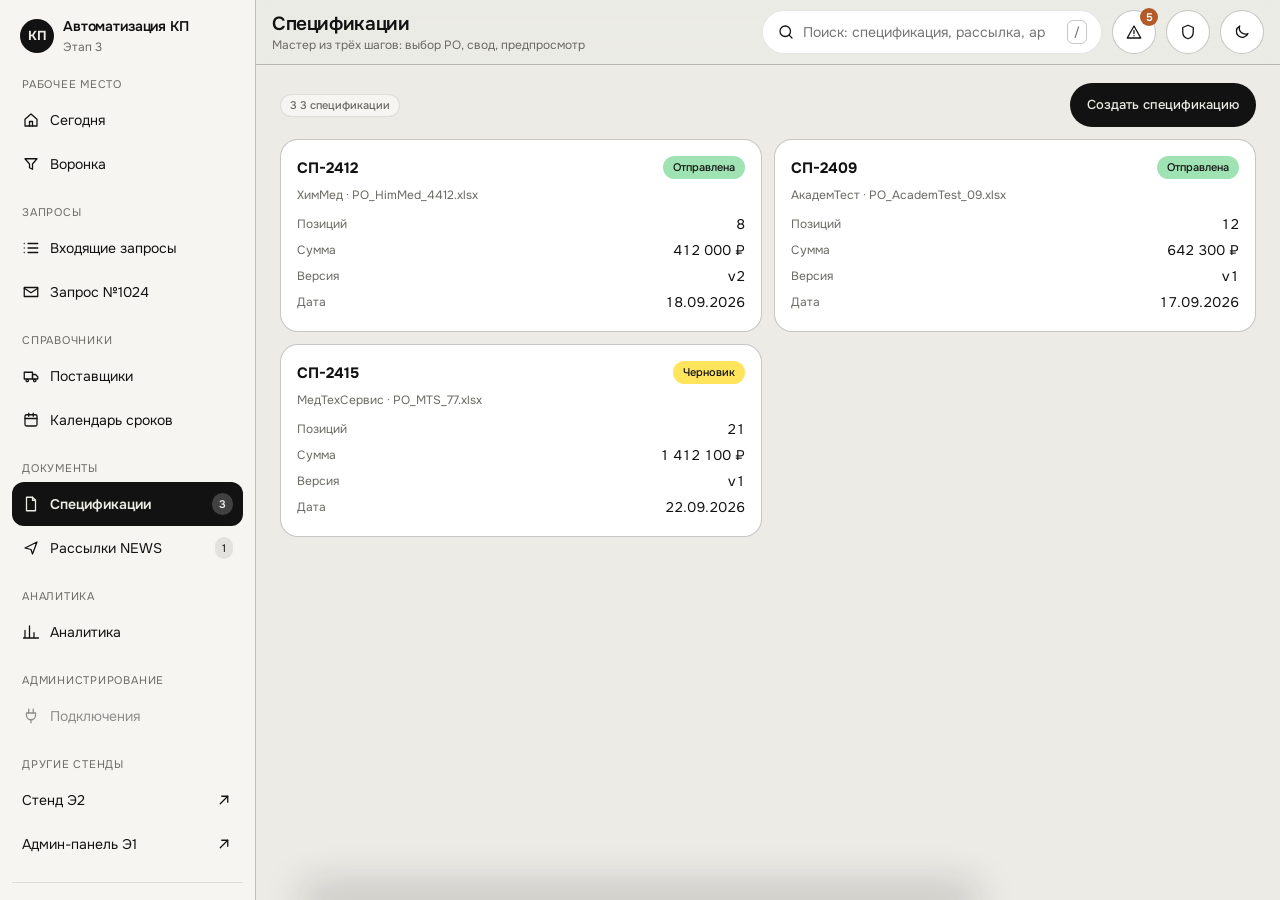
<file: prototype/stand-621-e3.html>
<!DOCTYPE html>
<html lang="ru" data-theme="light">
<head>
<meta charset="utf-8">
<meta name="viewport" content="width=device-width,initial-scale=1,viewport-fit=cover">
<title>Спецификации, аналитика, рассылки, подключения — Э3 — Автоматизация КП</title>
<link rel="preconnect" href="https://fonts.googleapis.com">
<link rel="preconnect" href="https://fonts.gstatic.com" crossorigin>
<link href="https://fonts.googleapis.com/css2?family=Onest:wght@400;500;600;700&display=swap" rel="stylesheet">
<style>
:root{--bg:#ECEBE6;--surface:#F6F5F1;--card:#FFFFFF;--ink:#121212;--ink-muted:#6A6963;--line:rgba(18,18,18,.10);
--yellow:#FFE45C;--sky:#5CC3F7;--sand:#D9CD92;--orchid:#E47EE8;--mint:#9FE3B5;--coral:#FF8A7A;
--r-card:18px;--r-chart:32px;--r-nest:12px;--r-pill:999px;--dur:160ms;--ease:cubic-bezier(.22,.61,.36,1);--side:256px;--rail:66px}
[data-theme=dark]{--bg:#141414;--surface:#1D1D1D;--card:#232323;--ink:#F4F3EF;--ink-muted:#B4B3AC;--line:rgba(255,255,255,.13)}
*{box-sizing:border-box;margin:0;padding:0}
body{font-family:Onest,system-ui,sans-serif;font-size:14px;line-height:20px;background:var(--bg);color:var(--ink);-webkit-font-smoothing:antialiased}
button,input,select,textarea{font:inherit;color:inherit}
button{background:none;border:0;cursor:pointer}
.hint{font-size:12px;line-height:16px;color:var(--ink-muted);overflow-wrap:anywhere}
.num{font-variant-numeric:tabular-nums}
svg{width:18px;height:18px;flex:0 0 auto;stroke:currentColor;fill:none;stroke-width:1.7;stroke-linecap:round;stroke-linejoin:round}
.btn svg{width:16px;height:16px}
.mini{border:1px solid var(--line);background:var(--surface);border-radius:8px;padding:5px 7px;font-size:12px;max-width:210px}
:focus-visible{outline:2px solid var(--ink);outline-offset:2px}
.side{display:none;position:fixed;left:0;top:0;bottom:0;width:var(--side);background:var(--surface);border-right:1px solid var(--line);padding:16px 12px;flex-direction:column;gap:4px;z-index:20;overflow:auto}
.rail{display:none;position:fixed;left:0;top:0;bottom:0;width:var(--rail);background:var(--surface);border-right:1px solid var(--line);padding:14px 8px;flex-direction:column;align-items:center;gap:6px;z-index:20}
.main{margin:0;min-width:0}
@media(min-width:700px){.rail{display:flex}.main{margin-left:var(--rail)}.tabbar{display:none}.content{padding-bottom:40px}}
@media(min-width:1240px){.side{display:flex}.rail{display:none}.main{margin-left:var(--side)}}
.brand{display:flex;align-items:center;gap:9px;margin-bottom:14px;padding:0 8px}
.brand .mark{width:34px;height:34px;border-radius:999px;background:var(--ink);color:var(--bg);display:flex;align-items:center;justify-content:center;font-weight:700;font-size:13px;flex:0 0 auto}
.brand b{font-size:14px;font-weight:600;display:block;letter-spacing:-.01em}
.grp{margin-bottom:12px}
.grp>span{display:block;font-size:11px;letter-spacing:.07em;text-transform:uppercase;color:var(--ink-muted);padding:0 10px;margin-bottom:4px}
.nv{display:flex;align-items:center;gap:10px;width:100%;padding:9px 10px;border-radius:var(--r-nest);text-align:left}
.nv:hover{background:color-mix(in srgb,var(--ink) 6%,transparent)}
.nv[aria-current=page]{background:var(--ink);color:var(--bg);font-weight:600}
.nv .sp{flex:1;min-width:0}
.nv .badge{font-size:11px;padding:1px 7px;border-radius:999px;background:color-mix(in srgb,var(--ink) 8%,transparent)}
.nv[aria-current=page] .badge{background:rgba(255,255,255,.2)}
.nv.dim{opacity:.45}
.railbtn{width:44px;height:44px;border-radius:999px;display:flex;align-items:center;justify-content:center}
.railbtn svg{width:20px;height:20px}
.railbtn[aria-current=page]{background:var(--ink);color:var(--bg)}
.side-foot{margin-top:auto;border-top:1px solid var(--line);padding-top:10px}
.topbar{position:sticky;top:0;z-index:15;background:color-mix(in srgb,var(--bg) 90%,transparent);backdrop-filter:blur(12px);border-bottom:1px solid var(--line);padding:10px 16px}
.tbrow{display:flex;align-items:center;gap:10px;max-width:1680px;margin:0 auto}
.tbtitle{flex:1;min-width:0}
.tbtitle h1{font-size:19px;line-height:25px;font-weight:600;letter-spacing:-.02em}
.content{padding:14px 16px 96px;max-width:1680px;margin:0 auto}
@media(min-width:1240px){.content{padding:18px 24px 60px}}
.ib{width:38px;height:38px;border-radius:999px;display:inline-flex;align-items:center;justify-content:center;border:1px solid var(--line);background:var(--card);flex:0 0 auto;transition:transform var(--dur) var(--ease)}
.ib.sm{width:32px;height:32px}.ib.sm svg{width:15px;height:15px}
.ib:hover{background:color-mix(in srgb,var(--ink) 7%,var(--card))}
.ib:active{transform:scale(.95)}
.btn{border-radius:var(--r-pill);padding:9px 16px;font-size:13px;font-weight:500;border:1px solid var(--line);background:var(--card);display:inline-flex;align-items:center;justify-content:center;gap:6px;transition:transform var(--dur) var(--ease)}
.btn.sm{padding:6px 12px;font-size:12px}
.btn.dark{background:var(--ink);color:var(--bg);border-color:transparent}
.btn.wide{width:100%}
.btn:active{transform:scale(.98)}
.btn[disabled]{opacity:.45;cursor:not-allowed}
.card{background:var(--card);border:1px solid var(--line);border-radius:var(--r-card);padding:14px;min-width:0}
@media(min-width:1240px){.card{padding:16px}}
.chart{background:var(--card);border:1px solid var(--line);border-radius:var(--r-chart);padding:16px;min-width:0}
@media(min-width:1240px){.chart{padding:20px}}
.stat{background:var(--card);border:1px solid var(--line);border-radius:var(--r-chart);padding:16px;min-width:0}
.stat.main{background:var(--yellow);border-color:transparent;color:#121212}
.stat .lbl{font-size:12px;line-height:16px;color:var(--ink-muted)}
.stat.main .lbl{color:rgba(18,18,18,.72)}
.stat .big{font-size:26px;line-height:32px;font-weight:700;letter-spacing:-.02em;margin-top:6px}
.stat .sub{font-size:11px;line-height:15px;color:var(--ink-muted);margin-top:4px}
.stat.main .sub{color:rgba(18,18,18,.72)}
.nest{background:var(--surface);border-radius:var(--r-nest);padding:11px;min-width:0}
.grid{display:grid;gap:12px}
.g2,.g3,.g5{grid-template-columns:1fr}
@media(min-width:640px){.g2{grid-template-columns:1fr 1fr}.g5{grid-template-columns:repeat(2,1fr)}}
@media(min-width:900px){.g3{grid-template-columns:repeat(3,1fr)}}
@media(min-width:1240px){.g5{grid-template-columns:repeat(5,1fr)}}
.bento{display:grid;gap:12px;grid-template-columns:1fr}
@media(min-width:900px){.bento{grid-template-columns:repeat(2,1fr)}.bwide{grid-column:span 2}}
.row{display:flex;align-items:center;gap:8px}
.wrapflex{flex-wrap:wrap}
.spread{justify-content:space-between}
.stack{display:flex;flex-direction:column;gap:12px}
.card-head{display:flex;align-items:center;gap:10px;margin-bottom:12px}
.card-head h2{font-size:15px;line-height:20px;font-weight:600;flex:1;min-width:0}
.chip{display:inline-flex;align-items:center;gap:5px;border-radius:var(--r-pill);padding:3px 9px;font-size:11px;line-height:15px;font-weight:500;background:var(--surface);border:1px solid var(--line);white-space:nowrap}
.c-mint{background:var(--mint);border-color:transparent;color:#121212}
.c-yellow{background:var(--yellow);border-color:transparent;color:#121212}
.c-coral{background:var(--coral);border-color:transparent;color:#121212}
.c-sky{background:var(--sky);border-color:transparent;color:#121212}
.c-sand{background:var(--sand);border-color:transparent;color:#121212}
.c-orchid{background:var(--orchid);border-color:transparent;color:#121212}
.c-neutral{background:var(--surface);color:var(--ink-muted)}
.pills{display:flex;gap:6px;overflow-x:auto;padding-bottom:6px}
.pill{border-radius:var(--r-pill);padding:7px 13px;font-size:12px;font-weight:500;border:1px solid var(--line);background:var(--card);white-space:nowrap;flex:0 0 auto}
.pill[aria-pressed=true]{background:var(--ink);color:var(--bg);border-color:transparent;font-weight:600}
.step{display:flex;align-items:center;gap:7px;border-radius:var(--r-pill);padding:6px 13px;font-size:12px;border:1px solid var(--line);background:var(--card);white-space:nowrap;flex:0 0 auto}
.step .n{width:19px;height:19px;border-radius:999px;background:var(--surface);display:flex;align-items:center;justify-content:center;font-size:11px;font-weight:700}
.step[aria-current=step]{background:var(--ink);color:var(--bg);border-color:transparent;font-weight:600}
.step[aria-current=step] .n{background:rgba(255,255,255,.22)}
.step.done{background:var(--mint);border-color:transparent;color:#121212}
.step.done .n{background:rgba(18,18,18,.16)}
.steppills{display:flex;gap:6px;overflow-x:auto;padding-bottom:4px;margin-bottom:14px}
.tblwrap{background:var(--card);border:1px solid var(--line);border-radius:var(--r-card);overflow:hidden}
.tblscroll{overflow-x:auto;-webkit-overflow-scrolling:touch}
.tbl{width:100%;border-collapse:collapse;min-width:660px}
.tbl th{text-align:left;font-size:11px;line-height:15px;font-weight:600;color:var(--ink-muted);padding:8px 10px;border-bottom:1px solid var(--line);white-space:nowrap}
.tbl td{padding:9px 10px;border-bottom:1px solid var(--line);font-size:13px;vertical-align:top}
.tbl tbody tr:last-child td{border-bottom:0}
.tbl .r{text-align:right}
.tbl tr.gap td{background:color-mix(in srgb,var(--coral) 16%,transparent)}
.tfoot{display:flex;align-items:center;justify-content:space-between;gap:10px;padding:9px 12px;border-top:1px solid var(--line);flex-wrap:wrap}
.bars{display:flex;gap:8px;align-items:flex-end;height:152px}
.bcol{flex:1;min-width:0;display:flex;flex-direction:column;height:100%}
.bvals{display:flex;justify-content:center;gap:5px;font-size:11px;line-height:15px;font-variant-numeric:tabular-nums}
.bsticks{flex:1;display:flex;gap:3px;align-items:flex-end;justify-content:center}
.bar{width:13px;border-radius:6px 6px 0 0;min-height:3px}
.bar.req{background:var(--ink)}
.bar.q{background:var(--sky)}
.bx{display:flex;gap:8px;margin-top:6px}
.bx span{flex:1;min-width:0;text-align:center;font-size:11px;line-height:15px;color:var(--ink-muted)}
.legend{display:flex;gap:12px;flex-wrap:wrap;margin-top:12px}
.legend span{display:flex;align-items:center;gap:6px;font-size:12px;color:var(--ink-muted)}
.sw{width:12px;height:12px;border-radius:4px;flex:0 0 auto}
.hrow{display:grid;grid-template-columns:104px 1fr auto;gap:8px;align-items:center;padding:5px 0;min-width:0}
.hrow .hl{font-size:12px;font-weight:500;overflow-wrap:anywhere}
.hrow .tl{display:block;height:10px;border-radius:999px;background:var(--surface);overflow:hidden}
.hrow .tf{display:block;height:100%;border-radius:999px;min-width:3px}
.hrow .hv{font-size:12px;font-variant-numeric:tabular-nums;white-space:nowrap}
@media(max-width:520px){.hrow{grid-template-columns:88px 1fr auto}.hrow .hv{font-size:11px}}
.arow{display:grid;grid-template-columns:auto 1fr auto;gap:8px;align-items:center;padding:6px 0;border-bottom:1px solid var(--line)}
.arow:last-child{border-bottom:0}
.arow .ak{font-size:12px;font-weight:600;font-variant-numeric:tabular-nums}
.arow .an{font-size:11px;line-height:15px;color:var(--ink-muted);overflow-wrap:anywhere}
.arow .av{font-size:12px;font-variant-numeric:tabular-nums;text-align:right;white-space:nowrap}
.crow{display:flex;align-items:center;gap:10px;padding:8px 0;border-bottom:1px solid var(--line)}
.crow:last-child{border-bottom:0}
.crow .sp{flex:1;min-width:0}
.crow b{font-size:13px;font-weight:600;display:block}
.minic{flex:0 0 132px;min-width:0}
.progress{height:8px;border-radius:999px;background:var(--surface);overflow:hidden;margin-top:8px}
.progress span{display:block;height:100%;border-radius:999px;background:var(--ink)}
.progress.mint span{background:var(--mint)}
.progress.coral span{background:var(--coral)}
.calcrow{display:flex;align-items:center;justify-content:space-between;gap:10px;padding:3px 0}
.dlgwrap,.dlg{position:fixed;inset:0;z-index:70;display:none;align-items:center;justify-content:center;padding:18px}
.dlgwrap.open{display:flex}
.notiwrap{position:relative;flex:0 0 auto}
.notibadge{position:absolute;top:-2px;right:-2px;min-width:18px;height:18px;border-radius:999px;background:#B35A2A;color:#fff;font-size:11px;line-height:18px;text-align:center;padding:0 5px;font-weight:600}
.undo{position:fixed;left:50%;transform:translateX(-50%);bottom:74px;z-index:85;background:var(--ink);color:var(--bg);border-radius:var(--r-pill);padding:10px 16px;font-size:13px;display:none;align-items:center;gap:12px}
.undo.on{display:flex}
.undo button{color:var(--yellow);font-weight:600;text-decoration:underline}
.dlgwrap .box{background:var(--card);border-radius:var(--r-card);padding:18px;max-width:460px;width:100%;box-shadow:0 20px 50px rgba(18,18,18,.25)}
.dlgwrap h3{font-size:16px;line-height:22px;font-weight:600;margin-bottom:6px}
.scrim{position:fixed;inset:0;background:rgba(18,18,18,.45);z-index:65;opacity:0;pointer-events:none;transition:opacity var(--dur) var(--ease)}
.scrim.open{opacity:1;pointer-events:auto}
.toast{position:fixed;left:50%;transform:translateX(-50%);bottom:18px;background:var(--ink);color:var(--bg);border-radius:var(--r-pill);padding:10px 16px;font-size:13px;max-width:92vw;display:none;text-align:center;z-index:90}
.toast.on{display:block}
.sk{background:linear-gradient(90deg,var(--surface) 25%,color-mix(in srgb,var(--ink) 8%,var(--surface)) 37%,var(--surface) 63%);background-size:400% 100%;animation:sh 1.3s infinite;border-radius:var(--r-nest)}
@keyframes sh{0%{background-position:100% 0}100%{background-position:0 0}}
.sk.h44{height:44px}.sk.h90{height:90px}.sk.h170{height:170px}
.empty{text-align:center;padding:26px 16px;border-radius:var(--r-card);background:var(--card);border:1px dashed var(--line)}
.empty .ic{width:46px;height:46px;border-radius:999px;background:var(--surface);display:flex;align-items:center;justify-content:center;margin:0 auto 10px}
.empty h3{font-size:15px;font-weight:600;margin-bottom:3px}
.err{border-radius:var(--r-card);background:var(--coral);color:#121212;padding:16px}
.err h3{font-size:15px;font-weight:700;margin-bottom:3px}
.err .btn{margin-top:10px;background:rgba(18,18,18,.86);color:#fff;border-color:transparent}
.lock{max-width:520px;margin:40px auto;text-align:center;border-radius:var(--r-card);background:var(--card);border:1px solid var(--line);padding:28px 20px}
.lock .ic{width:58px;height:58px;border-radius:999px;background:var(--yellow);display:flex;align-items:center;justify-content:center;margin:0 auto 12px}
.lock h2{font-size:20px;line-height:26px;font-weight:700;margin-bottom:6px}
.list{display:flex;flex-direction:column;gap:8px}
.lirow{display:flex;align-items:flex-start;gap:10px;border:1px solid var(--line);border-radius:var(--r-nest);padding:11px;background:var(--card);width:100%;text-align:left}
.lirow .sp{flex:1;min-width:0}
.lirow b{font-size:13px;font-weight:600;display:block;overflow-wrap:anywhere}
.lirow[aria-selected=true]{background:var(--yellow);border-color:transparent;color:#121212}
.lirow.gap{border-color:var(--coral)}
.rcp{display:flex;align-items:center;gap:10px;padding:8px 0;border-bottom:1px solid var(--line)}
.rcp:last-child{border-bottom:0}
.rcp .sp{flex:1;min-width:0}
.rcp b{font-size:13px;font-weight:600;display:block;overflow-wrap:anywhere}
.doc{background:var(--card);border:1px solid var(--line);border-radius:var(--r-nest);padding:16px;overflow-x:auto}
.doc h4{font-size:15px;font-weight:700;margin-bottom:4px}
.doc .meta{font-size:12px;line-height:16px;color:var(--ink-muted);margin-bottom:12px}
.doc table{width:100%;border-collapse:collapse;min-width:420px}
.doc th{font-size:11px;color:var(--ink-muted);text-align:left;padding:6px 8px;border-bottom:1px solid var(--line)}
.doc td{font-size:12px;padding:6px 8px;border-bottom:1px solid var(--line)}
.doc .tot{display:flex;justify-content:space-between;font-size:13px;font-weight:700;margin-top:10px}
.sign{display:flex;gap:20px;align-items:flex-end;margin-top:16px;flex-wrap:wrap}
.sign .blk{flex:1;min-width:180px}
.sign .line{border-bottom:1px solid var(--line);padding-bottom:2px;font-size:11px;color:var(--ink-muted);margin-top:4px}
.facs{width:150px;height:64px}
.stamp{width:104px;height:104px;opacity:.85}
.sticky{position:fixed;left:0;right:0;bottom:0;z-index:35;background:var(--card);border-top:1px solid var(--line);padding:10px 14px calc(10px + env(safe-area-inset-bottom))}
.sticky .in{max-width:1680px;margin:0 auto;display:flex;align-items:center;gap:10px}
.sticky .sp{flex:1;min-width:0}
@media(min-width:900px){.sticky{display:none}}
.tabbar{position:fixed;left:0;right:0;bottom:0;z-index:30;display:flex;background:var(--card);border-top:1px solid var(--line);padding:6px 4px calc(6px + env(safe-area-inset-bottom))}
.tabbtn{flex:1;display:flex;flex-direction:column;align-items:center;gap:3px;padding:5px 2px;border-radius:var(--r-nest);font-size:11px;line-height:13px;color:var(--ink-muted);text-align:center;min-width:0}
.tabbtn .tlbl{max-width:100%;overflow:hidden;text-overflow:ellipsis;white-space:nowrap}
.tabbtn svg{width:20px;height:20px;padding:3px;border-radius:999px;box-sizing:content-box}
.tabbtn[aria-current=page]{color:var(--ink);font-weight:600}
.tabbtn[aria-current=page] svg{background:var(--ink);color:var(--bg)}
@media(min-width:900px){.tabbar{display:none}}
.sheet{position:fixed;left:0;right:0;bottom:0;z-index:60;background:var(--card);border-radius:var(--r-card) var(--r-card) 0 0;padding:16px;max-height:88vh;overflow:auto;transform:translateY(102%);transition:transform var(--dur) var(--ease);box-shadow:0 -16px 40px rgba(18,18,18,.2);max-width:100vw}
.sheet.open{transform:translateY(0)}
@media(min-width:900px){.sheet{left:50%;transform:translate(-50%,102%);width:680px;border-radius:var(--r-card)}.sheet.open{transform:translate(-50%,0)}}
.fld{display:block;margin-bottom:10px}
.fld span{display:block;margin-bottom:4px}
.inp{width:100%;border:1px solid var(--line);background:var(--surface);border-radius:var(--r-nest);padding:9px 11px;font-size:13px}
.spin{width:16px;height:16px;border-radius:999px;border:2px solid var(--line);border-top-color:var(--ink);animation:sp .7s linear infinite}
@keyframes sp{to{transform:rotate(360deg)}}
.rowsplit{display:grid;gap:12px;grid-template-columns:1fr}
.rowsplit>*{min-width:0}
.stack,.c-a,.c-b{min-width:0}
.doc{max-width:100%}
@media(min-width:1240px){.rowsplit.row-desk{grid-template-columns:1.35fr 1fr}.rowsplit.row-desk.one{grid-template-columns:1fr}}
.actrow{display:none}
@media(min-width:900px){.actrow{display:flex}}
/* Ф1: глобальный поиск в шапке (телефон — во всю ширину) */
.qwrap{position:relative;display:flex;flex:0 0 auto;width:340px;min-width:0}
.hsearch{display:flex;align-items:center;gap:8px;width:100%;min-height:44px;border:1px solid var(--line);background:var(--card);border-radius:var(--r-pill);padding:8px 14px;transition:border-color var(--dur) var(--ease),box-shadow var(--dur) var(--ease)}
.hsearch:focus-within{border-color:var(--ink);box-shadow:0 0 0 3px color-mix(in srgb,var(--ink) 12%,transparent)}
.hsearch input{border:0;background:none;outline:none;width:100%;min-width:0}
.hsearch svg{flex:0 0 auto}
.qpanel{position:absolute;left:0;right:0;top:calc(100% + 8px);z-index:45;background:var(--card);border:1px solid var(--line);border-radius:var(--r-card);box-shadow:0 18px 40px rgba(18,18,18,.22);max-height:min(70vh,480px);overflow:auto;padding:8px;display:none}
.qpanel.on{display:block} .qhint{display:flex;align-items:center;gap:6px;margin-left:auto;color:var(--ink-muted);font-size:12px;flex:0 0 auto} .qhint kbd{border:1px solid var(--line-strong);border-radius:6px;padding:1px 6px;font:inherit;background:var(--card-solid);color:var(--ink-muted);display:none} @media(min-width:768px){.qhint kbd{display:inline-block}}
.qgrp{font-size:11px;letter-spacing:.07em;text-transform:uppercase;color:var(--ink-muted);padding:8px 10px 4px}
.qit{display:flex;gap:10px;align-items:center;width:100%;text-align:left;padding:9px 10px;border-radius:var(--r-nest);min-height:44px}
.qit:hover,.qit.cur{background:color-mix(in srgb,var(--ink) 7%,transparent)}
.qit .sp{flex:1;min-width:0}
.qit b{display:block;font-size:13px;line-height:18px;font-weight:600;white-space:nowrap;overflow:hidden;text-overflow:ellipsis}
.qit .hint{display:block;white-space:nowrap;overflow:hidden;text-overflow:ellipsis}
.qempty{padding:18px 12px;text-align:center}
@media(max-width:699px){.tbrow{flex-wrap:wrap}.qwrap{order:9;flex:1 1 100%;width:100%;margin-top:4px}}
/* ==== Ф4: верстка и токены V-1…V-5 ==== */
:root{--line-strong:rgba(18,18,18,.24)}
[data-theme=dark]{--line-strong:rgba(255,255,255,.28)}
.card,.chart,.stat,.nest,.tblwrap,.lock,.empty,.doc{border-color:var(--line-strong)}
.tbl th,.tbl td,.tfoot,.lirow,.rcp,.crow,.arow,.doc th,.doc td{border-color:var(--line-strong)}
.side,.rail,.topbar,.tabbar,.sticky,.tl:before,.sign .line{border-color:var(--line-strong)}
button,.btn,.ib,.nv,.railbtn,.tabbtn,.pill,.step,.lirow,.doc{border-color:var(--line-strong)}
.btn,.ib,.nv,.railbtn,.tabbtn,.pill,.step,.lirow{min-height:44px}
.ib{min-width:44px}
.ib.sm{width:44px;height:44px}
.ib.sm svg{width:18px;height:18px}
.btn{padding:10px 16px}
.btn.sm{padding:10px 14px;font-size:12px;line-height:18px}
select,.mini,.inp{min-height:44px}
.tbl th{font-size:12px;line-height:16px}
.tbl td{font-size:14px;line-height:20px}
.tblwrap,.tblscroll,.doc{min-width:0;max-width:100%}
.tblscroll{overscroll-behavior-x:contain}
.content{padding-bottom:calc(96px + env(safe-area-inset-bottom))}
.sheet{padding-bottom:calc(16px + env(safe-area-inset-bottom))}
.toast{bottom:calc(18px + env(safe-area-inset-bottom))}
.chart,.stat{border-color:var(--line-strong)}
@media(max-width:899px){body{font-size:16px;line-height:24px}.tbl td{font-size:14px;line-height:20px}}
@media(min-width:900px){.tbl td{font-size:15px;line-height:22px}.content{padding-bottom:calc(40px + env(safe-area-inset-bottom))}}
@media(prefers-reduced-motion:reduce){*{animation:none!important;transition:none!important}}
</style>
</head>
<body>
<div id="root"></div>
<div id="sheet" class="sheet"></div>
<div class="scrim" id="scrim" data-act="closesheet"></div>
<div class="dlgwrap" id="dlg"></div>
<div class="toast" id="toast"></div>
<div class="undo" id="undo"></div>
<script>"use strict";
var T={app:{name:'Автоматизация КП',stage:'Этап 3'},
nav:{work:'Рабочее место',req:'Запросы',dir:'Справочники',docs:'Документы',ins:'Аналитика',adm:'Администрирование',prev:'Другие стенды',more:'Ещё'},
common:{loading:'Загружаем данные',retry:'Повторить',cancel:'Отмена',confirm:'Подтвердить',close:'Закрыть',theme:'Тема',profile:'Профиль',empty:'Пусто',state:'Состояние экрана',of:'из',back:'Назад',next:'Далее',open:'Открыть',download:'Скачать',export:'Выгрузить XLSX',role:'Роль',demo:'демо'},
states:{data:'Данные',loading:'Загрузка',empty:'Пусто',error:'Ошибка'},
err:{title:'Не удалось загрузить данные',sub:'Сервис не ответил за 10 секунд'},
roles:{manager:'Менеджер',head:'Руководитель',admin:'Администратор'},
req:{new:'Новый',parsed:'Распознан',need_article:'Нужен артикул',waiting_supplier:'Ждем поставщика',review:'На проверке',quote_sent:'КП отправлено',waiting_client:'Ждем ответа клиента',invoice_requested:'Запрошен счет',won:'Выигран',lost:'Проигран',closed:'Закрыт'},
specs:{title:'Спецификации',sub:'Мастер из трёх шагов: выбор PO, свод, предпросмотр',versionHistory:'История версий',previewNote:'Предпросмотр из данных карточки без повторного расчёта',create:'Создать спецификацию',step1:'Выбор PO',step2:'Свод',step3:'Предпросмотр',upload:'Загрузить файл PO',uploadHint:'XLS или XLSX, до 20 МБ',fromMail:'Или выбрать PO из писем',pick:'Выбрать',picked:'Выбрано',pos:'Позиций',positions:'Позиции свода',summary:'Свод по выбранным PO',merged:'Объединённые позиции',qty:'Сумма количеств',price:'Цена',sum:'Сумма',discrep:'Расхождение цен',discrepWhy:'В разных PO разная цена на один артикул — выберите цену для спецификации',src:'Источник',total:'Итого по спецификации',preview:'Предпросмотр спецификации',sign:'Подпись и печать клиента',facs:'Факсимиле подписи',stamp:'Печать',send:'Отправить',sent:'Спецификация отправлена',downloaded:'Файл спецификации скачан',version:'Версия',list:'Список спецификаций',status:{draft:'Черновик',sent:'Отправлена',outdated:'Устарела'},num:'Номер',po:'PO',client:'Клиент',date:'Дата',needPo:'Выберите PO, чтобы перейти к своду',letter:'Письмо клиенту',template:'Тема и текст из шаблона',letterHint:'Поля письма заполнены из шаблона: получатель из PO, вложение — спецификация XLS',to:'Кому',copy:'Копия',subject:'Тема',body:'Текст письма',attach:'Вложение XLS',confirmNote:'Документ уйдёт клиенту без изменений — только после вашего подтверждения' },
analytics:{title:'Аналитика',sub:'Период и метрики, сверенные с тестовыми данными',period:'Период',week:'Неделя',month:'Месяц',quarter:'Квартал',custom:'Свой',apply:'Применить',from:'С',to:'По',req:'Запросов',quotes:'КП отправлено',conv:'Конверсия КП в заказ',time:'Среднее время обработки',orders:'Сумма заказов',main:'Главная метрика',byWeeks:'Запросы и КП по неделям',funnel:'Воронка статусов',topA:'Топ артикулов',topC:'Топ клиентов',onChart:'подписи значений на графике',unitH:'ч',range:'Диапазон данных'},
news:{title:'Рассылки NEWS',sub:'Список рассылок, получатели и очередь отправки',topic:'Тема',recipients:'Получателей',progress:'Прогресс отправки',sent:'Отправлено',errors:'Ошибок',queued:'В очереди',preview:'Предпросмотр письма',pause:'Пауза очереди',resume:'Продолжить',cancelQueue:'Отменить очередь',paused:'На паузе',sending:'Отправляется',done:'Отправлена',cancelled:'Отменена',status:'Статус',rcpStatus:{sent:'Отправлено',error:'Ошибка',queued:'В очереди'},cancelAsk:'Отменить очередь? Остальные получатели письма не получат.',cancelled2:'Очередь отменена',paused2:'Очередь на паузе',resumed:'Отправка продолжена'},
integ:{title:'Подключения',sub:'Статус и проверка интеграций',check:'Проверить подключение',checking:'Проверяем…',ok:'Подключено',error:'Ошибка',warn:'Предупреждение',never:'Не проверялось',last:'Последняя проверка',lastErr:'Последняя ошибка',checked:'Подключение в порядке',noSecret:'Секреты и ключи не показываются — только статус и дата',items:{mail:'Почтовый ящик',folders:'Папки',disk:'Яндекс Диск',ai:'AI-модель',search:'Поиск'}},
access:{title:'Доступ закрыт',sub:'Раздел недоступен для вашей роли. Обратитесь к администратору.',go:'Перейти на «Сегодня»',hidden:'Раздел скрыт для роли {r}'},
toast:{state:'Состояние: {s}',theme:'Тема переключена',role:'Роль: {r}',export:'Выгрузка XLSX: {c}'}};
/* данные аналитики: все метрики выводятся из недель, поэтому итоги сходятся */
var WEEKS=[
 {k:'w1',l:'01.09',iso:'2026-09-01',req:3,quotes:1,hours:3.2,clients:{'АкадемТест':2,'ХимМед':1},st:{new:2,parsed:1}},
 {k:'w2',l:'08.09',iso:'2026-09-08',req:4,quotes:1,hours:2.8,clients:{'АкадемТест':1,'БиоЛаб':2,'ГенЛаб':1},st:{parsed:1,need_article:1,review:2}},
 {k:'w3',l:'15.09',iso:'2026-09-15',req:5,quotes:2,hours:3.6,clients:{'ХимМед':2,'МедТехСервис':2,'БиоЛаб':1},st:{waiting_supplier:2,review:2,quote_sent:1}},
 {k:'w4',l:'22.09',iso:'2026-09-22',req:5,quotes:3,hours:4.1,clients:{'АкадемТест':3,'МедТехСервис':1,'ГенЛаб':1},st:{quote_sent:2,waiting_client:1,invoice_requested:1,won:1}},
 {k:'w5',l:'29.09',iso:'2026-09-29',req:6,quotes:3,hours:3.4,clients:{'ХимМед':2,'АкадемТест':2,'БиоЛаб':1,'МедТехСервис':1},st:{waiting_supplier:1,review:1,quote_sent:2,waiting_client:1,won:1}},
 {k:'w6',l:'06.10',iso:'2026-10-06',req:6,quotes:3,hours:2.9,clients:{'АкадемТест':2,'ГенЛаб':2,'БиоЛаб':1,'ХимМед':1},st:{need_article:1,waiting_supplier:2,review:1,quote_sent:1,won:1}},
 {k:'w7',l:'13.10',iso:'2026-10-13',req:7,quotes:4,hours:3.8,clients:{'АкадемТест':2,'ХимМед':2,'МедТехСервис':2,'БиоЛаб':1},st:{waiting_supplier:1,quote_sent:2,waiting_client:1,invoice_requested:1,won:1,lost:1}},
 {k:'w8',l:'20.10',iso:'2026-10-20',req:6,quotes:4,hours:3.1,clients:{'АкадемТест':1,'ХимМед':1,'МедТехСервис':1,'БиоЛаб':1,'ГенЛаб':2},st:{new:1,parsed:2,quote_sent:1,waiting_client:1,won:1}}];
var ORDERS=[{w:'w4',c:'МедТехСервис',sum:412000},{w:'w5',c:'ХимМед',sum:58400},{w:'w6',c:'ХимМед',sum:214300},{w:'w7',c:'АкадемТест',sum:156700},{w:'w8',c:'ГенЛаб',sum:96300}];
var TOPA=[
 {w:'w1',a:'TX-1042',n:'Набор для выделения ДНК',q:4,sum:481200},{w:'w1',a:'RX-2231',n:'Реагент ПЦР-мультиплекс',q:3,sum:258000},
 {w:'w2',a:'TX-1042',n:'Набор для выделения ДНК',q:2,sum:240600},{w:'w2',a:'LB-3390',n:'Посуда мерная, комплект ISO',q:2,sum:148600},
 {w:'w3',a:'PL-8817',n:'Дозатор переменного объёма',q:3,sum:470100},{w:'w3',a:'MD-5520',n:'Питательная среда LB',q:2,sum:128400},
 {w:'w4',a:'TX-1042',n:'Набор для выделения ДНК',q:5,sum:601500},{w:'w4',a:'RX-2231',n:'Реагент ПЦР-мультиплекс',q:4,sum:344000},
 {w:'w5',a:'PL-8817',n:'Дозатор переменного объёма',q:2,sum:313400},{w:'w5',a:'TX-1188',n:'Набор для ПЦР в реальном времени',q:2,sum:328000},
 {w:'w6',a:'LB-3390',n:'Посуда мерная, комплект ISO',q:3,sum:222900},{w:'w6',a:'MD-5520',n:'Питательная среда LB',q:3,sum:192600},
 {w:'w7',a:'TX-1042',n:'Набор для выделения ДНК',q:3,sum:360900},{w:'w7',a:'PL-8817',n:'Дозатор переменного объёма',q:4,sum:626800},
 {w:'w8',a:'TX-1188',n:'Набор для ПЦР в реальном времени',q:3,sum:492000},{w:'w8',a:'RX-2231',n:'Реагент ПЦР-мультиплекс',q:2,sum:172000}];
var FUNNEL=['new','parsed','need_article','waiting_supplier','review','quote_sent','waiting_client','invoice_requested','won','lost'];
var PO_MAIL=[
 {id:'pe1',subj:'PO АкадемТест — сентябрь',client:'АкадемТест',date:'18.09.2026',pos:12,file:'PO_AcademTest_09.xlsx'},
 {id:'pe2',subj:'PO ХимМед — заказ 4412',client:'ХимМед',date:'16.09.2026',pos:8,file:'PO_HimMed_4412.xlsx'},
 {id:'pe3',subj:'Заказ МедТехСервис №77',client:'МедТехСервис',date:'15.09.2026',pos:21,file:'PO_MTS_77.xlsx'}];
var POSS=[
 {id:'s1',a:'TX-1042',n:'Набор для выделения ДНК, 50 реакций',qty:6,prices:[{src:'PO АкадемТест',v:21400},{src:'PO ХимМед',v:22800}],pick:0},
 {id:'s2',a:'RX-2231',n:'Реагент ПЦР-мультиплекс, 100 пробирок',qty:4,prices:[{src:'PO АкадемТест',v:86000},{src:'PO ХимМед',v:86000}],pick:0},
 {id:'s3',a:'PL-8817',n:'Дозатор переменного объёма 100-1000 мкл',qty:3,prices:[{src:'PO МедТехСервис',v:156700},{src:'PO АкадемТест',v:149000}],pick:0},
 {id:'s4',a:'LB-3390',n:'Посуда мерная, комплект ISO',qty:2,prices:[{src:'PO АкадемТест',v:74300}],pick:0},
 {id:'s5',a:'MD-5520',n:'Питательная среда LB, 500 г',qty:5,prices:[{src:'PO ХимМед',v:64200},{src:'PO МедТехСервис',v:66800}],pick:0}];
var SPECS=[
 {id:'sp2',num:'СП-2412',po:'PO_HimMed_4412.xlsx',client:'ХимМед',pos:8,sum:412000,ver:2,status:'sent',date:'18.09.2026',vers:[{v:2,date:'18.09.2026',note:'Скорректирована цена PL-8817'},{v:1,date:'16.09.2026',note:'Первая версия'}]},
 {id:'sp1',num:'СП-2409',po:'PO_AcademTest_09.xlsx',client:'АкадемТест',pos:12,sum:642300,ver:1,status:'sent',date:'17.09.2026',vers:[{v:1,date:'17.09.2026',note:'Отправлена клиенту'}]},
 {id:'sp3',num:'СП-2415',po:'PO_MTS_77.xlsx',client:'МедТехСервис',pos:21,sum:1412100,ver:1,status:'draft',date:'22.09.2026',vers:[{v:1,date:'22.09.2026',note:'Черновик'}]}];
var NEWS=[
 {id:'n1',topic:'NEWS: новинки лабораторной посуды, сентябрь',date:'18.09.2026',total:420,sent:388,errors:12,queued:20,status:'sending'},
 {id:'n2',topic:'NEWS: реактивы для ПЦР — обновление прайса',date:'11.09.2026',total:415,sent:415,errors:0,queued:0,status:'done'},
 {id:'n3',topic:'NEWS: питательные среды, октябрь',date:'01.10.2026',total:430,sent:0,errors:0,queued:430,status:'paused'}];
var RCPTS=[
 {n:'АкадемТест',e:'zakupki@academtest.ru',s:'sent'},{n:'ХимМед',e:'supply@himmed.ru',s:'sent'},
 {n:'БиоЛаб',e:'order@biolab.ru',s:'sent'},{n:'МедТехСервис',e:'po@mts.ru',s:'sent'},
 {n:'ГенЛаб',e:'info@genlab.ru',s:'queued'},{n:'ЛабПрофи',e:'mail@labprofi.ru',s:'error'},
 {n:'РеагентСнаб',e:'sales@reagentsnab.ru',s:'queued'},{n:'ТестПром',e:'buy@testprom.ru',s:'error'}];
var INTEG=[
 {id:'i1',k:'mail',detail:'sales@client.ru · IMAP/SMTP',status:'ok',checked:'22.09.2026 09:10',err:''},
 {id:'i2',k:'folders',detail:'Запросы: INBOX/Запросы · NEWS: INBOX/NEWS',status:'ok',checked:'22.09.2026 09:10',err:''},
 {id:'i3',k:'disk',detail:'Прайсы и вложения · /pricelists',status:'error',checked:'22.09.2026 06:40',err:'Токен доступа истёк 21.09.2026 23:00. Нужно переподключить подключение.'},
 {id:'i4',k:'ai',detail:'Распознавание позиций и писем',status:'ok',checked:'22.09.2026 09:12',err:''},
 {id:'i5',k:'search',detail:'Поиск по прайсам и артикулам',status:'warn',checked:'21.09.2026 18:20',err:'Индекс не обновлялся 3 дня.'}];
var ACT=[{who:'Система',t:'Спецификация создана',d:'22.09.2026 12:10',c:'Черновик СП-2415 из PO_MTS_77.xlsx'}];
var state={theme:'light',role:'head',mock:'data',route:['specs'],period:'quarter',cfrom:'2026-10-01',cto:'2026-10-31',spec:null,wiz:0,picked:null,file:null,news:'n1',checking:null};
function esc(s){return String(s).replace(/&/g,'&amp;').replace(/</g,'&lt;').replace(/>/g,'&gt;').replace(/"/g,'&quot;');}
function money(v){return Math.round(v).toLocaleString('ru-RU').replace(/\u00a0/g,' ')+' \u20BD';}
function ru(n,d){return Number(n).toFixed(d===undefined?2:d).replace('.',',');}
function plural(n,f){var a=Math.abs(n)%100,b=a%10;if(a>10&&a<20)return n+' '+f[2];if(b>1&&b<5)return n+' '+f[1];if(b===1)return n+' '+f[0];return n+' '+f[2];}
function dmy(iso){var p=iso.split('-');return p[2]+'.'+p[1]+'.'+p[0];}
function inPeriod(w){if(state.period==='week')return w.k==='w8';if(state.period==='month')return w.k==='w5'||w.k==='w6'||w.k==='w7'||w.k==='w8';if(state.period==='custom')return w.iso>=state.cfrom&&w.iso<=state.cto;return true;}
function ws(){return WEEKS.filter(inPeriod);}
function metrics(){var w=ws(),req=0,q=0,hsum=0,os=0,oc=0,i,j;for(i=0;i<w.length;i++){req+=w[i].req;q+=w[i].quotes;hsum+=w[i].hours*w[i].req;}var keys={};for(i=0;i<w.length;i++)keys[w[i].k]=1;for(j=0;j<ORDERS.length;j++){if(keys[ORDERS[j].w]){os+=ORDERS[j].sum;oc++;}}return {req:req,quotes:q,conv:q?oc/q*100:0,time:req?hsum/req:0,orders:os,won:oc,w:w};}
function funnelCounts(){var w=ws(),res={},i,k;for(i=0;i<FUNNEL.length;i++)res[FUNNEL[i]]=0;for(i=0;i<w.length;i++){for(k in w[i].st){if(res[k]!==undefined)res[k]+=w[i].st[k];}}return res;}
function clientTotals(){var w=ws(),res=[],seen={},i,j,n,keys={};for(i=0;i<w.length;i++){for(n in w[i].clients){if(!seen[n]){seen[n]=1;res.push({n:n,req:0,sum:0});}}}for(i=0;i<w.length;i++){for(n in w[i].clients){for(j=0;j<res.length;j++)if(res[j].n===n)res[j].req+=w[i].clients[n];}}for(i=0;i<w.length;i++)keys[w[i].k]=1;for(j=0;j<ORDERS.length;j++){if(keys[ORDERS[j].w]){for(i=0;i<res.length;i++)if(res[i].n===ORDERS[j].c)res[i].sum+=ORDERS[j].sum;}}res.sort(function(a,b){return b.sum-a.sum||b.req-a.req;});return res;}
function topArticles(){var keys={},i,res=[],map={};for(i=0;i<ws().length;i++)keys[ws()[i].k]=1;for(i=0;i<TOPA.length;i++){if(!keys[TOPA[i].w])continue;var t=TOPA[i],k=t.a;if(!map[k]){map[k]={a:t.a,n:t.n,q:0,sum:0};res.push(map[k]);}map[k].q+=t.q;map[k].sum+=t.sum;}res.sort(function(a,b){return b.q-a.q||b.sum-a.sum;});return res.slice(0,20);}
function specTotal(){var s=0,i;for(i=0;i<POSS.length;i++)s+=POSS[i].qty*POSS[i].prices[POSS[i].pick].v;return s;}
function poById(id){var i;for(i=0;i<PO_MAIL.length;i++)if(PO_MAIL[i].id===id)return PO_MAIL[i];return PO_MAIL[0];}
function newsById(id){var i;for(i=0;i<NEWS.length;i++)if(NEWS[i].id===id)return NEWS[i];return NEWS[0];}
function can2(route){if(route.indexOf('analytics')===0)return state.role==='head'||state.role==='admin';if(route.indexOf('newsletters')===0)return state.role==='head'||state.role==='admin';if(route.indexOf('admin/integrations')===0)return state.role==='admin';return true;}
var P={home:'<path d="M4 11l8-7 8 7v9H4z"/><path d="M10 20v-6h4v6"/>',funnel:'<path d="M4 5h16l-6 7v7l-4-2v-5z"/>',cal:'<rect x="4" y="5" width="16" height="15" rx="2"/><path d="M4 10h16M9 3v4M15 3v4"/>',mail:'<path d="M3 6h18v12H3z"/><path d="M3 7l9 6 9-6"/>',list:'<path d="M8 6h13M8 12h13M8 18h13M3 6h.01M3 12h.01M3 18h.01"/>',truck:'<path d="M3 7h11v9H3z"/><path d="M14 10h4l3 3v3h-7z"/><circle cx="7" cy="18" r="1.6"/><circle cx="17" cy="18" r="1.6"/>',x:'<path d="M6 6l12 12M18 6L6 18"/>',search:'<circle cx="11" cy="11" r="7"/><path d="M20 20l-3.5-3.5"/>',check:'<path d="M5 13l4 4 10-11"/>',refresh:'<path d="M20 11a8 8 0 10-2.3 5.7"/><path d="M20 5v6h-6"/>',arrow:'<path d="M7 17L17 7"/><path d="M9 7h8v8"/>',plus:'<path d="M12 5v14M5 12h14"/>',moon:'<path d="M20 14A8 8 0 019 4a8 8 0 1011 10z"/>',sun:'<circle cx="12" cy="12" r="4"/><path d="M12 2v2M12 20v2M2 12h2M20 12h2"/>',user:'<circle cx="12" cy="8" r="4"/><path d="M4 21c1.5-4 5-6 8-6s6.5 2 8 6"/>',empty:'<path d="M4 9l8-5 8 5v6l-8 5-8-5z"/><path d="M12 14v6"/>',alert:'<path d="M12 4l9 16H3z"/><path d="M12 10v4M12 17h.01"/>',shield:'<path d="M12 3l7 3v6c0 5-3 8-7 9-4-1-7-4-7-9V6z"/>',doc:'<path d="M6 3h8l4 4v14H6z"/><path d="M14 3v4h4"/>',chart:'<path d="M4 20V10M10 20V4M16 20v-7M22 20H2"/>',down:'<path d="M12 4v11"/><path d="M7 11l5 5 5-5"/><path d="M5 20h14"/>',plug:'<path d="M9 3v5M15 3v5"/><path d="M6 8h12v3a6 6 0 01-12 0z"/><path d="M12 17v4"/>',pause:'<path d="M9 5v14M15 5v14"/>',play:'<path d="M7 4l12 8-12 8z"/>',send:'<path d="M4 12l16-8-6 16-2-6z"/>',more:'<circle cx="5" cy="12" r="1.6"/><circle cx="12" cy="12" r="1.6"/><circle cx="19" cy="12" r="1.6"/>',upload:'<path d="M12 20V9"/><path d="M7 13l5-5 5 5"/><path d="M5 4h14"/>'};
function svg(n){return '<svg viewBox="0 0 24 24" aria-hidden="true">'+(P[n]||'')+'</svg>';}
var NAV={work:[{k:'today',t:'Сегодня',ic:'home'},{k:'pipeline',t:'Воронка',ic:'funnel'}],req:[{k:'requests',t:'Входящие запросы',ic:'list'},{k:'requests/1024',t:'Запрос №1024',ic:'mail'}],dir:[{k:'suppliers',t:'Поставщики',ic:'truck'},{k:'calendar',t:'Календарь сроков',ic:'cal'}],docs:[{k:'specs',t:'Спецификации',ic:'doc'},{k:'newsletters',t:'Рассылки NEWS',ic:'send'}],ins:[{k:'analytics',t:'Аналитика',ic:'chart'}],adm:[{k:'admin/integrations',t:'Подключения',ic:'plug'}]};
var TABS=[{k:'today',t:'Сегодня',s:'Сегодня',ic:'home'},{k:'pipeline',t:'Воронка',s:'Воронка',ic:'funnel'},{k:'specs',t:'Спецификации',s:'Спецификации',ic:'doc'},{k:'analytics',t:'Аналитика',s:'Аналитика',ic:'chart'},{k:'more',t:'Ещё',s:'Ещё',ic:'more'}];
var EX2='https://project-b03ad3d2af4dc096d452502e.clero.so/';
var EX1='https://project-1c2b1e4a92becd607f028005.clero.so/';
var HDB=null;
function b64e(o){try{return btoa(unescape(encodeURIComponent(JSON.stringify(o)))).replace(/\+/g,"-").replace(/\//g,"_").replace(/=+$/,"");}catch(e){return "";}}
function b64d(s){try{return JSON.parse(decodeURIComponent(escape(atob(String(s).replace(/-/g,"+").replace(/_/g,"/")))));}catch(e){return null;}}
function hdbRead(){
 try{
  var m=/[?&#]\.db=([^&]*)/.exec(location.hash||"");
  if(!m){HDB=null;return;}
  HDB=b64d(m[1]);
 }catch(e){HDB=null;}
}
function hdbPath(){
 try{
  var h=(location.hash||"").replace(/^#\/?/,"");
  var i=h.indexOf("?");
  if(i>=0)h=h.slice(0,i);
  return h.split("/").filter(Boolean);
 }catch(e){return [];}
}
function hdbWrite(){
 try{
  if(!HDB)return;
  var s=b64e(HDB);
  var base="#/"+(hdbPath().join("/")||"specs");
  var want=base+"?.db="+s;
  if(location.hash!==want)history.replaceState(null,"",location.pathname+location.search+want);
 }catch(e){}
}
function parseHash(){hdbRead();var p=hdbPath();return p.length?p:["specs"];}
function go(h){
 var t="#/"+String(h).replace(/^\/+/,"");
 if(HDB)t+="?.db="+b64e(HDB);
 location.hash=t;
}
/* ---------- Ф1: глобальный поиск (группы, переход в объект, клавиатура, «/») ---------- */
T.q={title:'Поиск',results:'Результаты поиска',ph:'Поиск: спецификация, рассылка, артикул, получатель, PO, раздел',specs:'Спецификации',news:'Рассылки',goods:'Номенклатура',integ:'Подключения',rcpt:'Получатели рассылки',po:'Заказы из PO',nav:'Разделы',none:'Ничего не найдено',noneSub:'Уточните запрос или артикул'};
var QIDX=null,QRES=[],QOPEN=false,QSEL=0;
var INTEGLBL={mail:'Почта',folders:'Папки',disk:'Яндекс Диск',ai:'Распознавание',search:'Поиск по прайсам'};
function qIdx(){
 var out=[],i,k;
 for(i=0;i<SPECS.length;i++){var s=SPECS[i];
  out.push({g:T.q.specs,t:s.num+' · '+s.client,s:s.po+' · '+s.pos+' поз. · '+money(s.sum)+' · v'+s.ver,h:'specs/'+s.id,k:(s.num+' '+s.client+' '+s.po+' '+(T.specs.status[s.status]||s.status)).toLowerCase()});}
 for(i=0;i<NEWS.length;i++){var n=NEWS[i];
  out.push({g:T.q.news,t:n.topic,s:n.date+' · '+n.total+' '+T.news.recipients.toLowerCase()+' · '+T.news[n.status],h:'newsletters',k:(n.topic+' '+n.date+' '+T.news[n.status]).toLowerCase()});}
 for(i=0;i<POSS.length;i++){var p=POSS[i];
  out.push({g:T.q.goods,t:p.a+' · '+p.n,s:p.qty+' поз. · '+money(p.prices[p.pick].v),h:'specs/'+(SPECS.length?SPECS[0].id:'specs'),k:(p.a+' '+p.n).toLowerCase()});}
 for(i=0;i<INTEG.length;i++){var g2=INTEG[i];
  out.push({g:T.q.integ,t:(INTEGLBL[g2.k]||g2.k),s:g2.detail+' · '+(g2.status==='ok'?T.integ.ok:g2.status==='warn'?T.integ.warn:T.integ.error),h:'admin/integrations',k:(g2.k+' '+(INTEGLBL[g2.k]||'')+' '+g2.detail).toLowerCase()});}
 for(i=0;i<RCPTS.length;i++){var rc=RCPTS[i];
  out.push({g:T.q.rcpt,t:rc.n,s:rc.e+' · '+rc.s,h:'newsletters',k:(rc.n+' '+rc.e).toLowerCase()});}
 for(i=0;i<PO_MAIL.length;i++){var pm=PO_MAIL[i];
  out.push({g:T.q.po,t:pm.subj,s:pm.client+' · '+pm.date+' · '+pm.pos+' поз. · '+pm.file,h:'specs',k:(pm.subj+' '+pm.client+' '+pm.file+' '+pm.date).toLowerCase()});}
 for(k in NAV){NAV[k].forEach(function(it){out.push({g:T.q.nav,t:it.t,s:'',h:it.k,k:it.t.toLowerCase()});});}
 return out;
}
function qRun(q){
 var v=String(q||'').trim().toLowerCase();
 if(!v){qHide();return;}
 var all=QIDX||(QIDX=qIdx()),i;QRES=[];
 for(i=0;i<all.length&&QRES.length<40;i++)if(all[i].k.indexOf(v)>=0)QRES.push(all[i]);
 QSEL=0;qPaint();
}
function qPaint(){
 var el=document.getElementById('qpanel');if(!el)return;
 if(!QRES.length){el.innerHTML='<div class="qempty"><b style="font-size:13px">'+esc(T.q.none)+'</b><div class="hint">'+esc(T.q.noneSub)+'</div></div>';}
 else{var h='',last='',i;
  for(i=0;i<QRES.length;i++){var it=QRES[i];
   if(it.g!==last){last=it.g;h+='<div class="qgrp">'+esc(it.g)+'</div>';}
   h+='<button class="qit'+(i===QSEL?' cur':'')+'" role="option" aria-selected="'+(i===QSEL)+'" data-act="qgo" data-id="'+i+'"><span class="ib sm" aria-hidden="true">'+svg('search')+'</span><span class="sp"><b>'+esc(it.t)+'</b>'+(it.s?'<span class="hint">'+esc(it.s)+'</span>':'')+'</span>'+svg('arrow')+'</button>';}
  el.innerHTML=h;}
 el.classList.add('on');QOPEN=true;
 var cur=el.querySelector('.qit.cur');if(cur&&cur.scrollIntoView)cur.scrollIntoView({block:'nearest'});
}
function qHide(){var el=document.getElementById('qpanel');if(el){el.classList.remove('on');el.innerHTML='';}QOPEN=false;QRES=[];QSEL=0;}
function qGo(i){
 var it=QRES[i];if(!it)return;
 var h=it.h;qHide();go(h);
}
document.addEventListener('input',function(e){
 var el=e.target.closest('[data-act=gq]');if(!el)return;
 qRun(el.value);
});
document.addEventListener('keydown',function(e){
 var t=e.target,tag=t&&t.tagName?t.tagName.toLowerCase():'',typing=tag==='input'||tag==='textarea'||tag==='select';
 if(e.key==='/'&&!typing){var g1=document.getElementById('gq');if(g1){e.preventDefault();g1.focus();}return;}
 if(e.key==='Escape'){if(QOPEN)qHide();return;}
 if(!QOPEN||(t&&t.id!=='gq'))return;
 if(e.key==='ArrowDown'){e.preventDefault();if(QRES.length){QSEL=(QSEL+1)%QRES.length;qPaint();}}
 else if(e.key==='ArrowUp'){e.preventDefault();if(QRES.length){QSEL=(QSEL-1+QRES.length)%QRES.length;qPaint();}}
 else if(e.key==='Enter'){e.preventDefault();qGo(QSEL);}
});
document.addEventListener('click',function(e){
 var el=e.target.closest('[data-act=qgo]');
 if(el){qGo(Number(el.dataset.id));e.stopPropagation();return;}
 if(QOPEN&&!e.target.closest('.qwrap'))qHide();
});
function shell(){
 var s='<div class="side"><div class="brand"><div class="mark">КП</div><div><b>'+esc(T.app.name)+'</b><span class="hint">'+esc(T.app.stage)+'</span></div></div>';
 Object.keys(NAV).forEach(function(g){s+='<div class="grp"><span>'+esc(T.nav[g])+'</span>';NAV[g].forEach(function(it){var badge='';if(it.k==='specs')badge='<span class="badge">3</span>';if(it.k==='newsletters')badge='<span class="badge">1</span>';s+='<button class="nv'+(can2(it.k)?'':' dim')+'" data-act="go" data-k="'+it.k+'"'+(state.route.join('/')===it.k?' aria-current="page"':'')+'>'+svg(it.ic)+'<span class="sp">'+esc(it.t)+'</span>'+badge+'</button>';});s+='</div>';});
 s+='<div class="grp"><span>'+esc(T.nav.prev)+'</span><button class="nv" data-act="ext" data-k="'+EX2+'"><span class="sp">Стенд Э2</span>'+svg('arrow')+'</button><button class="nv" data-act="ext" data-k="'+EX1+'"><span class="sp">Админ-панель Э1</span>'+svg('arrow')+'</button></div>';
 s+='<div class="side-foot"><button class="nv" data-act="sheet" data-k="profile">'+svg('user')+'<span class="sp">'+esc(T.common.profile)+' · '+esc(T.roles[state.role])+'</span></button></div></div>';
 s+='<div class="rail">';
 [].concat(NAV.work,NAV.req,NAV.dir,NAV.docs,NAV.ins,NAV.adm).forEach(function(it){s+='<button class="railbtn" data-act="go" data-k="'+it.k+'" aria-label="'+esc(it.t)+'"'+(state.route.join('/')===it.k?' aria-current="page"':'')+'>'+svg(it.ic)+'</button>';});
 s+='</div><div class="main"><div class="topbar"><div class="tbrow"><div class="tbtitle"><h1 id="scr-title">…</h1><div class="hint" id="scr-sub"></div></div><div class="qwrap"><label class="hsearch">'+svg('search')+'<input type="search" id="gq" data-act="gq" placeholder="'+esc(T.q.ph)+'" aria-label="'+esc(T.q.title)+'" autocomplete="off"><span class="qhint" aria-hidden="true"><kbd>/</kbd></span></label><div class="qpanel" id="qpanel" role="listbox" aria-label="'+esc(T.q.results)+'"></div></div><div class="notiwrap"><button class="ib" data-act="noti" aria-label="Уведомления" aria-expanded="'+(NOTIOPEN?'true':'false')+'">'+svg('alert')+(notiCount()?'<span class="notibadge">'+notiCount()+'</span>':'')+'</button><div class="qpanel" id="npanel" role="listbox" aria-label="Уведомления"></div></div><button class="ib" data-act="sheet" data-k="profile" aria-label="'+esc(T.common.profile)+'">'+svg('shield')+'</button><button class="ib" data-act="theme" aria-label="'+esc(T.common.theme)+'">'+svg(state.theme==='dark'?'sun':'moon')+'</button></div></div><div class="content" id="view"></div></div><div class="tabbar" id="tabbar"></div>';
 return s;}
function setHead(t,s){document.getElementById('scr-title').textContent=t;document.getElementById('scr-sub').textContent=s||'';}
function stateBlock(kind,label,sub){if(kind==='loading')return '<div class="stack"><div class="hint">'+esc(T.common.loading)+'</div><div class="sk h170"></div><div class="sk h90"></div><div class="sk h44"></div><div class="sk h44"></div></div>';if(kind==='empty')return '<div class="empty"><div class="ic">'+svg('empty')+'</div><h3>'+esc(label||T.common.empty)+'</h3><p class="hint">'+esc(sub||'')+'</p></div>';if(kind==='error')return '<div class="err"><h3>'+esc(T.err.title)+'</h3><p>'+esc(T.err.sub)+'</p><button class="btn" data-act="retry">'+esc(T.common.retry)+'</button></div>';return '';}
function lockView(){return '<div class="lock"><div class="ic">'+svg('shield')+'</div><h2>'+esc(T.access.title)+'</h2><p class="hint" style="margin-bottom:12px">'+esc(T.access.sub)+'</p><span class="chip c-neutral">'+esc(T.access.hidden.replace('{r}',T.roles[state.role]))+'</span><div style="margin-top:14px"><button class="btn dark" data-act="go" data-k="today">'+esc(T.access.go)+'</button></div></div>';}
/* ---------- Аналитика ---------- */
function perLabel(){if(state.period==='week')return T.analytics.week+' · 20.10 — 26.10';if(state.period==='month')return T.analytics.month+' · 29.09 — 26.10';if(state.period==='custom')return T.analytics.custom+': '+dmy(state.cfrom)+' — '+dmy(state.cto);return T.analytics.quarter+' · 01.09 — 26.10';}
function vAnalytics(){
 setHead(T.analytics.title,T.analytics.sub);
 if(!can2('analytics')){document.getElementById('view').innerHTML=lockView();return;}
 var m=metrics();
 var b=stateBlock(state.mock,'Нет данных за период','Измените период или проверьте источник данных');
 if(state.mock==='data'){
  b+='<div class="row spread wrapflex" style="margin-bottom:12px;gap:8px"><div class="pills">'
   +[['week',T.analytics.week],['month',T.analytics.month],['quarter',T.analytics.quarter],['custom',T.analytics.custom]].map(function(p){return '<button class="pill" data-act="period" data-id="'+p[0]+'" aria-pressed="'+(state.period===p[0])+'">'+esc(p[1])+'</button>';}).join('')
   +'</div><span class="chip c-neutral">'+esc(T.analytics.range)+': '+esc(perLabel())+'</span></div>';
  b+='<div class="g5" style="margin-bottom:12px">'
   +'<div class="stat"><div class="lbl">'+esc(T.analytics.req)+'</div><div class="big num" id="m-req">'+m.req+'</div><div class="sub">'+m.w.length+' '+esc(plural(m.w.length,['неделя','недели','недель']))+' в периоде</div></div>'
   +'<div class="stat"><div class="lbl">'+esc(T.analytics.quotes)+'</div><div class="big num" id="m-quotes">'+m.quotes+'</div><div class="sub">'+esc(T.analytics.onChart)+'</div></div>'
   +'<div class="stat"><div class="lbl">'+esc(T.analytics.conv)+'</div><div class="big num" id="m-conv">'+ru(m.conv,1)+' %</div><div class="sub">'+m.won+' '+esc(T.req.won.toLowerCase())+' '+esc(T.common.of)+' '+m.quotes+' '+esc(T.analytics.quotes.toLowerCase())+'</div></div>'
   +'<div class="stat"><div class="lbl">'+esc(T.analytics.time)+'</div><div class="big num" id="m-time">'+ru(m.time,1)+' '+esc(T.analytics.unitH)+'</div><div class="sub">'+esc(T.analytics.range)+': '+esc(perLabel())+'</div></div>'
   +'<div class="stat main"><div class="lbl">'+esc(T.analytics.main)+' · '+esc(T.analytics.orders)+'</div><div class="big num" id="m-orders">'+money(m.orders)+'</div><div class="sub">'+m.won+' '+esc(T.req.won.toLowerCase())+' в периоде</div></div></div>';
  b+='<div class="bento">'+chartWeeks(m)+chartFunnel()+chartTopA()+chartTopC()+'</div>';
 }
 document.getElementById('view').innerHTML=b;}
function cardHead(t,card){return '<div class="card-head"><h2>'+esc(t)+'</h2><button class="btn sm" data-act="xlsx" data-id="'+esc(card)+'">'+esc(T.common.export)+'</button></div>';}
function chartWeeks(m){
 var w=m.w,mx=1,i;
 for(i=0;i<w.length;i++)mx=Math.max(mx,w[i].req,w[i].quotes);
 var b='<div class="chart bwide">'+cardHead(T.analytics.byWeeks,'Запросы и КП по неделям')+'<div class="bars">';
 for(i=0;i<w.length;i++){b+='<div class="bcol"><div class="bvals"><span>'+w[i].req+'</span><span style="color:var(--ink-muted)">'+w[i].quotes+'</span></div><div class="bsticks"><span class="bar req" style="height:'+Math.round(w[i].req/mx*100)+'%"></span><span class="bar q" style="height:'+Math.round(w[i].quotes/mx*100)+'%"></span></div></div>';}
 b+='</div><div class="bx">'+w.map(function(x){return '<span>'+esc(x.l)+'</span>';}).join('')+'</div>';
 b+='<div class="legend"><span><span class="sw" style="background:var(--ink)"></span>'+esc(T.analytics.req)+'</span><span><span class="sw" style="background:var(--sky)"></span>'+esc(T.analytics.quotes)+'</span><span>'+esc(T.analytics.onChart)+'</span></div></div>';
 return b;}
function chartFunnel(){
 var c=funnelCounts(),mx=1,i;
 for(i=0;i<FUNNEL.length;i++)mx=Math.max(mx,c[FUNNEL[i]]);
 var b='<div class="chart">'+cardHead(T.analytics.funnel,'Воронка статусов');
 for(i=0;i<FUNNEL.length;i++){var k=FUNNEL[i],col=k==='won'?'var(--mint)':k==='lost'?'var(--coral)':k==='waiting_supplier'?'var(--sky)':(k==='review'||k==='need_article')?'var(--yellow)':k==='quote_sent'?'var(--mint)':'var(--ink)';
  b+='<div class="hrow"><span class="hl">'+esc(T.req[k])+'</span><span class="tl"><span class="tf" style="width:'+Math.round(c[k]/mx*100)+'%;background:'+col+'"></span></span><span class="hv num">'+c[k]+'</span></div>';}
 b+='<div class="hint" style="margin-top:10px">Сумма по статусам совпадает с числом запросов: '+metrics().req+'</div></div>';
 return b;}
function chartTopA(){
 var a=topArticles(),mx=1,i;
 for(i=0;i<a.length;i++)mx=Math.max(mx,a[i].q);
 var b='<div class="chart">'+cardHead(T.analytics.topA,'Топ артикулов');
 if(!a.length)b+='<div class="hint">'+esc(T.common.empty)+'</div>';
 for(i=0;i<a.length&&i<8;i++){b+='<div class="arow"><span class="ak">'+esc(a[i].a)+'</span><span class="an">'+esc(a[i].n)+'<span class="tl" style="display:block;height:8px;border-radius:999px;background:var(--surface);margin-top:4px;overflow:hidden"><span class="tf" style="display:block;height:100%;border-radius:999px;background:var(--orchid);width:'+Math.round(a[i].q/mx*100)+'%"></span></span></span><span class="av num">'+a[i].q+' · '+money(a[i].sum)+'</span></div>';}
 if(a.length>8)b+='<div class="hint" style="margin-top:8px">Ещё '+(a.length-8)+' '+esc(plural(a.length-8,['артикул','артикула','артикулов']))+' в выгрузке XLSX</div>';
 return b+'</div>';}
function chartTopC(){
 var c=clientTotals(),mx=1,i;
 for(i=0;i<c.length;i++)mx=Math.max(mx,c[i].sum);
 var b='<div class="chart">'+cardHead(T.analytics.topC,'Топ клиентов');
 if(!c.length)b+='<div class="hint">'+esc(T.common.empty)+'</div>';
 for(i=0;i<c.length;i++){b+='<div class="crow"><span class="sp"><b>'+esc(c[i].n)+'</b><span class="hint">'+c[i].req+' '+esc(plural(c[i].req,['запрос','запроса','запросов']))+'</span><span class="tl" style="display:block;height:8px;border-radius:999px;background:var(--surface);margin-top:5px;overflow:hidden"><span class="tf" style="display:block;height:100%;border-radius:999px;background:var(--ink);width:'+Math.round(c[i].sum/mx*100)+'%"></span></span></span><span class="num" style="font-size:13px;white-space:nowrap">'+money(c[i].sum)+'</span></div>';}
 return b+'</div>';}
/* ---------- Спецификации ---------- */
/* Ф2 F-6: предпросмотр документа спецификации из данных карточки (без выдуманных строк) */
function specPrevBlock(s){
 return '<div class="card"><div class="card-head"><h2>'+esc(T.specs.preview)+'</h2><span class="chip c-neutral">'+esc(T.specs.template)+'</span></div>'
  +'<div class="doc"><h4>'+esc(T.specs.title)+' '+esc(s.num)+'</h4>'
  +'<div class="meta">'+esc(T.specs.client)+': '+esc(s.client)+' \u00b7 '+esc(T.specs.po)+': '+esc(s.po)+' \u00b7 '+esc(T.specs.date)+': '+esc(s.date)+'</div>'
  +'<div class="calcrow"><span class="hint">'+esc(T.specs.num)+'</span><span class="num">'+esc(s.num)+'</span></div>'
  +'<div class="calcrow"><span class="hint">'+esc(T.specs.pos)+'</span><span class="num">'+s.pos+'</span></div>'
  +'<div class="calcrow"><span class="hint">'+esc(T.specs.version)+'</span><span class="num">v'+s.ver+'</span></div>'
  +'<div class="tot"><span>'+esc(T.specs.total)+'</span><span class="num">'+money(s.sum)+'</span></div>'
  +'<div class="sign"><div class="blk">'+sigSVG()+'<div class="line">'+esc(T.specs.facs)+'</div></div><div>'+stampSVG()+'<div class="line" style="text-align:center">'+esc(T.specs.stamp)+'</div></div><div class="blk"><div class="line">'+esc(T.specs.sign)+'</div></div></div></div>'
  +'<div class="hint" style="margin-top:8px">'+esc(T.specs.confirmNote)+'</div></div>';
}
function vSpecs(){
 setHead(T.specs.title,T.specs.sub);
 if(!can2('specs')){document.getElementById('view').innerHTML=lockView();return;}
 var b=stateBlock(state.mock,'Спецификаций нет','Создайте спецификацию из PO клиента');
 if(state.mock==='data'){
  b+='<div class="row spread wrapflex" style="margin-bottom:12px;gap:8px"><span class="chip c-neutral">'+SPECS.length+' '+esc(plural(SPECS.length,['спецификация','спецификации','спецификаций']))+'</span><button class="btn dark" data-act="wiz" data-id="0">'+esc(T.specs.create)+'</button></div>';
  b+='<div class="grid g2">'+SPECS.map(function(s){return '<button class="card" data-act="openspec" data-id="'+s.id+'" style="text-align:left"><div class="row spread wrapflex" style="gap:8px;margin-bottom:8px"><b style="font-size:15px">'+esc(s.num)+'</b><span class="chip c-'+(s.status==='sent'?'mint':s.status==='draft'?'yellow':'neutral')+'">'+esc(T.specs.status[s.status])+'</span></div><div class="hint" style="margin-bottom:8px">'+esc(s.client)+' · '+esc(s.po)+'</div><div class="calcrow"><span class="hint">'+esc(T.specs.pos)+'</span><span class="num">'+s.pos+'</span></div><div class="calcrow"><span class="hint">'+esc(T.specs.sum)+'</span><span class="num">'+money(s.sum)+'</span></div><div class="calcrow"><span class="hint">'+esc(T.specs.version)+'</span><span class="num">v'+s.ver+'</span></div><div class="calcrow"><span class="hint">'+esc(T.specs.date)+'</span><span class="num">'+esc(s.date)+'</span></div></button>';}).join('')+'</div>';
 }
 document.getElementById('view').innerHTML=b;}
function vSpec(){
 var s=null,i;for(i=0;i<SPECS.length;i++)if(SPECS[i].id===state.route[1])s=SPECS[i];
 setHead(s?s.num:T.specs.title,s?s.client+' · '+s.po:T.specs.list);
 if(!s){document.getElementById('view').innerHTML=stateBlock('empty','Спецификация не найдена','Проверьте ссылку');return;}
 var b=stateBlock(state.mock,'Версий нет','');
 if(state.mock==='data'){
  b+='<div class="rowsplit row-desk"><div class="c-a stack"><div class="card"><div class="card-head"><h2>'+esc(T.specs.list)+'</h2><span class="chip c-'+(s.status==='sent'?'mint':s.status==='draft'?'yellow':'neutral')+'">'+esc(T.specs.status[s.status])+'</span></div>'
   +'<div class="calcrow"><span class="hint">'+esc(T.specs.num)+'</span><span class="num">'+esc(s.num)+'</span></div><div class="calcrow"><span class="hint">'+esc(T.specs.po)+'</span><span>'+esc(s.po)+'</span></div><div class="calcrow"><span class="hint">'+esc(T.specs.client)+'</span><span>'+esc(s.client)+'</span></div><div class="calcrow"><span class="hint">'+esc(T.specs.sum)+'</span><span class="num">'+money(s.sum)+'</span></div><div class="calcrow"><span class="hint">'+esc(T.specs.date)+'</span><span class="num">'+esc(s.date)+'</span></div>'
   +'<div class="row wrapflex" style="gap:8px;margin-top:12px"><button class="btn sm dark" data-act="docdown" data-id="'+s.id+'">'+esc(T.common.download)+'</button><button class="btn sm" data-act="wiz" data-id="0">'+esc(T.specs.create)+'</button></div></div>'
   +'<div style="margin-top:12px">'+specPrevBlock(s)+'</div></div>'
   +'<div class="c-b stack"><div class="card"><div class="card-head"><h2>'+esc(T.specs.version)+'</h2></div><div class="list">'+s.vers.map(function(v){return '<div class="lirow"><span class="sp"><b>v'+v.v+'</b><span class="hint">'+esc(v.note)+'</span><span class="hint num">'+esc(v.date)+'</span></span><span class="chip c-neutral">'+esc(T.specs.version)+' '+v.v+'</span></div>';}).join('')+'</div></div></div></div>';
 }
 document.getElementById('view').innerHTML=b;}
function sigSVG(){return '<svg class="facs" viewBox="0 0 300 120" aria-label="факсимиле подписи" style="stroke:#121212;fill:none;stroke-width:2.4"><path d="M20 84c14-34 24-52 32-52s4 34 12 40 14-30 22-30 4 26 12 30 16-22 24-22 6 20 14 24 20-14 30-30"/><path d="M186 84c12-6 34-10 54-9"/></svg>';}
function stampSVG(){return '<svg class="stamp" viewBox="0 0 120 120" aria-label="печать" style="stroke:#121212;fill:none;stroke-width:3"><circle cx="60" cy="60" r="52"/><circle cx="60" cy="60" r="44" stroke-width="1.6"/><text x="60" y="54" text-anchor="middle" style="font:700 13px Onest,sans-serif;fill:#121212;stroke:none">neeklo</text><text x="60" y="70" text-anchor="middle" style="font:600 9px Onest,sans-serif;fill:#121212;stroke:none">КП · ОТДЕЛ</text></svg>';}
/* D-7: блок письма клиенту рядом с предпросмотром спецификации (шаг 3 мастера) */
var CLIENTMAIL={'АкадемТест':'zakupki@academtest.ru','ХимМед':'supply@himmed.ru','МедТехСервис':'po@mts.ru','БиоЛаб':'order@biolab.ru','ГенЛаб':'info@genlab.ru'};
function specLetter(){
 var p=state.picked?poById(state.picked):null,cl=p?p.client:'МедТехСервис',em=CLIENTMAIL[cl]||'zakupki@client.ru',dt=state.file||(p?p.file:'PO_MTS_77.xlsx');
 return '<div class="card"><div class="card-head"><h2>'+esc(T.specs.letter)+'</h2><span class="chip c-neutral">'+esc(T.specs.template)+'</span></div>'
  +'<div class="hint" style="margin-bottom:10px">'+esc(T.specs.letterHint)+'</div>'
  +'<label class="fld"><span class="hint">'+esc(T.specs.to)+'</span><input class="inp" value="'+esc(em)+'" readonly></label>'
  +'<label class="fld"><span class="hint">'+esc(T.specs.copy)+'</span><input class="inp" value="sales@client.ru"></label>'
  +'<label class="fld"><span class="hint">'+esc(T.specs.subject)+'</span><input class="inp" value="'+esc('Спецификация по '+dt+' — '+cl)+'"></label>'
  +'<label class="fld"><span class="hint">'+esc(T.specs.body)+'</span><textarea class="inp" rows="6" style="min-height:120px;resize:vertical">'+esc('Добрый день!\n\nНаправляем спецификацию по вашему заказу '+dt+'. Позиций: '+POSS.length+', итого по спецификации '+money(specTotal())+'.\n\nС уважением,\nОтдел продаж')+'</textarea></label>'
  +'<div class="calcrow"><span class="hint">'+esc(T.specs.attach)+'</span><span class="num">СП-2416.xlsx</span></div>'
  +'<div class="hint" style="margin-top:10px">'+esc(T.specs.confirmNote)+'</div></div>';
}
function vWiz(){
 setHead(T.specs.create,T.specs.sub);
 var st=state.wiz,i;
 var b='<div class="steppills">';
 ['Выбор PO','Свод','Предпросмотр'].forEach(function(t,idx){b+='<div class="step'+(idx<st?' done':'')+'"'+(idx===st?' aria-current="step"':'')+'><span class="n">'+(idx<st?'✓':(idx+1))+'</span><span>'+esc(t)+'</span></div>';});
 b+='</div>';
 if(st===0){
  b+='<div class="card" style="margin-bottom:12px"><div class="card-head"><h2>'+esc(T.specs.upload)+'</h2></div><div class="nest"><div class="row spread wrapflex" style="gap:10px"><div><b style="font-size:13px">PO_AcademTest_09.xlsx</b><div class="hint">'+esc(T.specs.uploadHint)+'</div></div><button class="btn sm dark" data-act="upfile">'+svg('upload')+' '+esc(T.specs.upload)+'</button></div></div>'+(state.file?'<div class="hint" style="margin-top:8px">Загружен файл: <b>'+esc(state.file)+'</b></div>':'')+'</div>';
  b+='<div class="card"><div class="card-head"><h2>'+esc(T.specs.fromMail)+'</h2></div><div class="list">'+PO_MAIL.map(function(p){return '<button class="lirow" data-act="pickpo" data-id="'+p.id+'"'+(state.picked===p.id?' aria-selected="true"':'')+'><span class="sp"><b>'+esc(p.subj)+'</b><span class="hint">'+esc(p.client)+' · '+esc(p.file)+'</span><span class="hint num">'+esc(p.date)+' · '+p.pos+' '+esc(T.specs.pos.toLowerCase())+'</span></span><span class="chip '+(state.picked===p.id?'c-mint':'c-neutral')+'">'+esc(state.picked===p.id?T.specs.picked:T.specs.pick)+'</span>'+svg('arrow')+'</button>';}).join('')+'</div></div>';
 } else if(st===1){
  b+='<div class="card"><div class="card-head"><h2>'+esc(T.specs.summary)+'</h2><span class="chip c-neutral">'+POSS.length+' '+esc(T.specs.positions.toLowerCase())+'</span></div><div class="tblwrap"><div class="tblscroll"><table class="tbl"><thead><tr><th>'+esc(T.specs.pos)+'</th><th>'+esc(T.specs.qty)+'</th><th>'+esc(T.specs.price)+'</th><th class="r">'+esc(T.specs.sum)+'</th></tr></thead><tbody>';
  POSS.forEach(function(p){
   var dis=p.prices.length>1&&p.prices[0].v!==p.prices[1].v;
   b+='<tr'+(dis?' class="gap"':'')+'><td><b>'+esc(p.a)+'</b><div class="hint">'+esc(p.n)+'</div></td><td class="num">'+p.qty+'</td>'
    +'<td>'+(p.prices.length>1?'<select class="mini" data-act="pickprice" data-id="'+p.id+'">'+p.prices.map(function(pr,pi){return '<option value="'+pi+'"'+(p.pick===pi?' selected':'')+'>'+esc(pr.src)+' · '+money(pr.v)+'</option>';}).join('')+'</select>':esc(p.prices[0].src)+' · '+money(p.prices[0].v))
    +(dis?'<div style="margin-top:5px"><span class="chip c-coral">'+esc(T.specs.discrep)+'</span></div>':'')+'</td>'
    +'<td class="r num">'+money(p.qty*p.prices[p.pick].v)+'</td></tr>';});
  b+='</tbody></table></div><div class="tfoot"><span class="hint">'+esc(T.specs.merged)+': '+POSS.length+' · '+esc(T.specs.discrepWhy)+'</span><span class="num" id="wiz-total" style="font-size:15px;font-weight:700">'+esc(T.specs.total)+': '+money(specTotal())+'</span></div></div>';
  var g=0;for(i=0;i<POSS.length;i++)if(POSS[i].prices.length>1&&POSS[i].prices[0].v!==POSS[i].prices[1].v)g++;
  b+='<div class="hint" style="margin-top:10px">Расхождений цен: <b>'+g+'</b> '+esc(plural(g,['позиция','позиции','позиций']))+' подсвечены coral.</div></div>';
 } else {
  b+='<div class="rowsplit row-desk"><div class="c-a">'
   +'<div class="card"><div class="card-head"><h2>'+esc(T.specs.preview)+'</h2><span class="chip c-neutral">Шаблон XLS клиента</span></div><div class="doc"><h4>Спецификация СП-2416</h4>'
   +'<div class="meta">Клиент: '+esc(state.picked?poById(state.picked).client:'МедТехСервис')+' · PO: '+esc(state.picked?poById(state.picked).file:(state.file||'PO_MTS_77.xlsx'))+' · Дата: 22.09.2026</div>'
   +'<table><thead><tr><th>Артикул</th><th>Наименование</th><th>Кол-во</th><th>Цена</th><th>Сумма</th></tr></thead><tbody>'
   +POSS.map(function(p){return '<tr><td>'+esc(p.a)+'</td><td>'+esc(p.n)+'</td><td class="num">'+p.qty+'</td><td class="num">'+money(p.prices[p.pick].v)+'</td><td class="num">'+money(p.qty*p.prices[p.pick].v)+'</td></tr>';}).join('')
   +'</tbody></table><div class="tot"><span>'+esc(T.specs.total)+'</span><span class="num">'+money(specTotal())+'</span></div>'
   +'<div class="sign"><div class="blk">'+sigSVG()+'<div class="line">'+esc(T.specs.facs)+'</div></div><div>'+stampSVG()+'<div class="line" style="text-align:center">'+esc(T.specs.stamp)+'</div></div><div class="blk"><div class="line">'+esc(T.specs.sign)+'</div></div></div></div></div>'
   +'</div><div class="c-b stack">'+specLetter()+'</div></div>';
 }
 document.getElementById('view').innerHTML=b
  +'<div class="sticky"><div class="in"><span class="sp hint">'+esc(T.specs.step1)+' → '+esc(T.specs.step2)+' → '+esc(T.specs.step3)+' · шаг '+(st+1)+' '+esc(T.common.of)+' 3</span>'
  +(st>0?'<button class="btn" data-act="wiz" data-id="'+(st-1)+'">'+esc(T.common.back)+'</button>':'')
  +(st<2?'<button class="btn dark" data-act="wiz" data-id="'+(st+1)+'"'+(st===0&&!state.picked&&!state.file?' disabled':'')+'>'+esc(T.common.next)+'</button>':'<button class="btn dark" data-act="specsend">'+esc(T.specs.send)+'</button>')+'</div></div>'
  +'<div class="row wrapflex actrow" style="gap:8px;margin-top:14px;justify-content:flex-end">'
  +(st>0?'<button class="btn" data-act="wiz" data-id="'+(st-1)+'">'+esc(T.common.back)+'</button>':'')
  +(st<2?'<button class="btn dark" data-act="wiz" data-id="'+(st+1)+'"'+(st===0&&!state.picked&&!state.file?' disabled':'')+'>'+esc(T.common.next)+'</button>':'<button class="btn" data-act="docdown" data-id="wiz">'+esc(T.common.download)+'</button><button class="btn dark" data-act="specsend">'+esc(T.specs.send)+'</button>')+'</div>';
}
/* ---------- Рассылки ---------- */
function vNews(){
 setHead(T.news.title,T.news.sub);
 if(!can2('newsletters')){document.getElementById('view').innerHTML=lockView();return;}
 var b=stateBlock(state.mock,'Рассылок нет','Создайте рассылку из шаблона NEWS');
 if(state.mock==='data'){
  b+='<div class="rowsplit row-desk"><div class="c-a stack">'+NEWS.map(function(n){var pct=Math.round((n.sent+n.errors)/n.total*100);return '<button class="card" data-act="opennews" data-id="'+n.id+'" style="text-align:left"><div class="row spread wrapflex" style="gap:8px;margin-bottom:6px"><b style="font-size:15px">'+esc(n.topic)+'</b><span class="chip c-'+(n.status==='done'?'mint':n.status==='sending'?'sky':n.status==='paused'?'sand':'coral')+'">'+esc(T.news[n.status])+'</span></div><div class="hint">'+esc(n.date)+' · '+n.total+' '+esc(T.news.recipients.toLowerCase())+'</div><div class="progress'+(n.errors?' coral':' mint')+'"><span style="width:'+pct+'%"></span></div><div class="row spread wrapflex" style="gap:8px;margin-top:8px"><span class="hint">'+esc(T.news.progress)+': '+pct+' %</span><span class="hint">'+esc(T.news.sent)+' '+n.sent+' · '+esc(T.news.errors)+' '+n.errors+' · '+esc(T.news.queued)+' '+n.queued+'</span></div></button>';}).join('')
   +'</div><div class="c-b stack">'
   +'<div class="card"><div class="card-head"><h2>'+esc(T.news.preview)+'</h2></div><div class="nest"><b style="font-size:13px">NEWS: '+esc(newsById(state.news).topic)+'</b><div class="hint" style="margin:6px 0 8px">Кому: рассылка NEWS · Вложение: прайс-лист XLS</div><div class="hint" style="white-space:pre-wrap">Добрый день!\n\nОбновление ассортимента и цен в приложении. Полный прайс — во вложении.\n\nС уважением,\nОтдел продаж</div></div></div>'
   +'<div class="card"><div class="card-head"><h2>'+esc(T.news.recipients)+'</h2><span class="chip c-neutral">'+RCPTS.length+'</span></div><div>'+RCPTS.map(function(r){return '<div class="rcp"><span class="sp"><b>'+esc(r.n)+'</b><span class="hint">'+esc(r.e)+'</span></span><span class="chip c-'+(r.s==='sent'?'mint':r.s==='error'?'coral':'neutral')+'">'+esc(T.news.rcpStatus[r.s])+'</span></div>';}).join('')
   +'</div><div class="row wrapflex" style="gap:8px;margin-top:12px"><button class="btn sm" data-act="newspause" data-id="'+state.news+'">'+esc(newsById(state.news).status==='paused'?T.news.resume:T.news.pause)+'</button><button class="btn sm dark" data-act="newscancel" data-id="'+state.news+'"'+(newsById(state.news).queued?'':' disabled')+'>'+esc(T.news.cancelQueue)+'</button></div></div></div></div>';
 }
 document.getElementById('view').innerHTML=b;}
/* ---------- Подключения ---------- */
function vInteg(){
 setHead(T.integ.title,T.integ.sub);
 if(!can2('admin/integrations')){document.getElementById('view').innerHTML=lockView();return;}
 var b=stateBlock(state.mock,'Подключений нет','Добавьте подключение в настройках');
 if(state.mock==='data'){
  b+='<div class="card" style="margin-bottom:12px"><div class="row spread wrapflex" style="gap:8px"><span class="chip c-neutral">'+esc(T.integ.noSecret)+'</span><button class="btn sm" data-act="checkall">'+esc(T.integ.check)+': все</button></div></div>';
  b+='<div class="grid g2">'+INTEG.map(function(g){
   var checking=state.checking===g.id||state.checking==='all';
   var tone=g.status==='ok'?'mint':g.status==='error'?'coral':'sand';
   var label=checking?T.integ.checking:(g.status==='ok'?T.integ.ok:g.status==='error'?T.integ.error:T.integ.warn);
   return '<div class="card"><div class="card-head"><h2>'+esc(T.integ.items[g.k])+'</h2><span class="chip c-'+tone+'">'+(checking?'<span class="spin"></span> ':'')+esc(label)+'</span></div>'
    +'<div class="hint" style="margin-bottom:10px">'+esc(g.detail)+'</div>'
    +'<div class="calcrow"><span class="hint">'+esc(T.integ.last)+'</span><span class="num">'+esc(g.checked||'—')+'</span></div>'
    +(g.err?'<div class="nest" style="margin-top:10px;border:1px solid var(--coral)"><span class="hint">'+esc(T.integ.lastErr)+'</span><div style="font-size:13px;margin-top:3px">'+esc(g.err)+'</div></div>':'')
    +'<div class="row wrapflex" style="gap:8px;margin-top:12px"><button class="btn sm dark" data-act="check" data-id="'+g.id+'"'+(checking?' disabled':'')+'>'+esc(T.integ.check)+'</button></div></div>';}).join('')+'</div>';
 }
 document.getElementById('view').innerHTML=b;}
function vStub(){
 setHead('Раздел другого этапа',T.app.name+' · стенд этапа 3');
 document.getElementById('view').innerHTML='<div class="empty"><div class="ic">'+svg('empty')+'</div><h3>Раздел из другого этапа</h3><p class="hint">Экраны Э1 и Э2 открыты на своих стендах — ссылки в меню «Другие стенды». Стенд Э3 содержит четыре экрана этапа: спецификации, аналитика, рассылки NEWS, подключения.</p><div style="margin-top:12px"><button class="btn dark" data-act="go" data-k="specs">Открыть спецификации</button></div></div>';}
function render(){
 var r=document.getElementById('root');
 if(!r.dataset.built){r.innerHTML=shell();r.dataset.built='1';}
 var k=state.route.join('/');
 if(k.indexOf('specs')===0){if(state.route[1]==='new')vWiz();else if(state.route[1])vSpec();else vSpecs();}
 else if(k.indexOf('analytics')===0)vAnalytics();
 else if(k.indexOf('newsletters')===0)vNews();
 else if(k.indexOf('admin/integrations')===0)vInteg();
 else vStub();
 syncNav();
}
function syncNav(){
 var cur=state.route.join('/'),i;
 var tb=document.getElementById('tabbar');
 if(tb&&!tb.dataset.built){var tt='';for(i=0;i<TABS.length;i++){tt+='<button class="tabbtn" data-act="tab" data-k="'+TABS[i].k+'" aria-label="'+esc(TABS[i].t)+'">'+svg(TABS[i].ic)+'<span class="tlbl">'+esc(TABS[i].s)+'</span></button>';}tb.innerHTML=tt;tb.dataset.built='1';}
 Array.prototype.forEach.call(document.querySelectorAll('.nv[data-act=go],.railbtn[data-act=go],.tabbtn[data-act=tab]'),function(b){
  var key=b.dataset.k;
  if(b.dataset.act==='go'&&key===cur)b.setAttribute('aria-current','page');
  else if(b.dataset.act==='tab'&&(key===cur||(key==='specs'&&cur.indexOf('specs')===0)||(key==='analytics'&&cur.indexOf('analytics')===0)))b.setAttribute('aria-current','page');
  else b.removeAttribute('aria-current');
  if(b.dataset.act==='go'){if(can2(key))b.classList.remove('dim');else b.classList.add('dim');}
 });
}
function openSheet(h){var s=document.getElementById('sheet');s.innerHTML=h;s.classList.add('open');document.getElementById('scrim').classList.add('open');}
function closeSheet(){document.getElementById('sheet').classList.remove('open');document.getElementById('scrim').classList.remove('open');}
function toast(m){var t=document.getElementById('toast');t.textContent=m;t.classList.add('on');clearTimeout(state.t1);state.t1=setTimeout(function(){t.classList.remove('on');},2400);}
function setTheme(t){state.theme=t;document.documentElement.setAttribute('data-theme',t);}
function ask(title,text,ok,act,id){
 var d=document.getElementById('dlg');
 d.innerHTML='<div class="box"><h3>'+esc(title)+'</h3><p class="hint" style="margin-bottom:14px">'+esc(text)+'</p><div class="row wrapflex" style="gap:8px;justify-content:flex-end"><button class="btn" data-act="closedlg">'+esc(T.common.cancel)+'</button><button class="btn dark" data-act="'+act+'" data-id="'+esc(id)+'">'+esc(ok)+'</button></div></div>';
 d.classList.add('open');document.getElementById('scrim').classList.add('open');}
function closeDlg(){document.getElementById('dlg').classList.remove('open');document.getElementById('scrim').classList.remove('open');DLGCB=null;}
var NOTIOPEN=false,UNDO=null,UNDOT=null,DLGCB=null;
function notiList(){
 var out=[];
 INTEG.forEach(function(i){if(i.status==='error')out.push({k:'err',t:'Ошибка подключения: '+i.detail.split(' · ')[0],s:i.err||'Требуется переподключение',h:'integrations'});else if(i.status==='warn')out.push({k:'warn',t:'Предупреждение: '+i.detail.split(' · ')[0],s:i.err||'Проверьте состояние',h:'integrations'});});
 NEWS.forEach(function(n){if(n.errors>0)out.push({k:'mail',t:'Ошибки рассылки: '+n.errors,s:n.topic.slice(0,52),h:'news'});if(n.status==='sending')out.push({k:'ok',t:'Рассылка идёт: '+n.sent+' из '+n.total,s:n.topic.slice(0,52),h:'news'});});
 RCPTS.forEach(function(r){if(r.s==='error')out.push({k:'warn',t:'Не доставлено: '+r.n,s:r.e,h:'news'});});
 if(!out.length)out.push({k:'ok',t:'Новых уведомлений нет',s:'Все подключения в порядке',h:'integrations'});
 return out.slice(0,8);
}
function notiCount(){return notiList().filter(function(n){return n.k!=='ok';}).length;}
function notiPaint(){
 var p=document.getElementById('npanel');if(!p)return;
 if(NOTIOPEN){p.innerHTML='<div class="qgrp">Уведомления</div>'+notiList().map(function(n,i){return '<button class="qit" data-act="nopen" data-id="'+i+'"><span class="ib sm" aria-hidden="true">'+svg(n.k==='warn'?'alert':n.k==='mail'?'mail':n.k==='err'?'plug':'check')+'</span><span class="sp"><b>'+esc(n.t)+'</b><span class="hint">'+esc(n.s)+'</span></span>'+svg('arrow')+'</button>';}).join('');p.classList.add('on');}
 else{p.classList.remove('on');p.innerHTML='';}
}
function dlgAsk(title,sub,okLabel,cb){DLGCB=cb;
 openDlg('<div class="box"><h3>'+esc(title)+'</h3><p class="hint" style="margin-bottom:12px">'+esc(sub)+'</p><div class="row" style="justify-content:flex-end"><button class="btn" data-act="closedlg">'+esc(T.common.cancel)+'</button><button class="btn dark" data-act="dlgyes">'+esc(okLabel)+'</button></div></div>');
}
function undoShow(msg,cb){UNDO=cb;var u=document.getElementById('undo');if(!u)return;u.innerHTML='<span>'+esc(msg)+'</span><button data-act="undogo">'+esc('Отменить')+'</button>';u.classList.add('on');
 clearTimeout(UNDOT);UNDOT=setTimeout(function(){undoHide();},5000);}
function undoHide(){var u=document.getElementById('undo');if(u)u.classList.remove('on');UNDO=null;}
function sheetProfile(){
 openSheet('<div class="row spread" style="margin-bottom:12px"><b style="font-size:15px">'+esc(T.common.profile)+'</b><button class="ib sm" data-act="closesheet">'+svg('x')+'</button></div><div class="hint" style="margin-bottom:12px">klochko@client.ru · '+esc(T.app.stage)+'</div>'
  +'<div class="hint" style="margin-bottom:6px">'+esc(T.common.role)+'</div><div class="row wrapflex" style="margin-bottom:14px">'+['manager','head','admin'].map(function(r){return '<button class="btn'+(state.role===r?' dark':'')+'" data-act="role" data-id="'+r+'">'+esc(T.roles[r])+'</button>';}).join('')+'</div>'
  +'<div class="hint" style="margin-bottom:6px">'+esc(T.common.state)+' — четыре состояния каждого экрана</div><div class="row wrapflex" style="margin-bottom:14px">'+['data','loading','empty','error'].map(function(s){return '<button class="btn'+(state.mock===s?' dark':'')+'" data-act="mock" data-id="'+s+'">'+esc(T.states[s])+'</button>';}).join('')+'</div>'
  +'<div class="hint" style="margin-bottom:6px">'+esc(T.common.theme)+'</div><div class="row wrapflex">'+['light','dark'].map(function(s){return '<button class="btn'+(state.theme===s?' dark':'')+'" data-act="settheme" data-id="'+s+'">'+esc(s==='dark'?'Тёмная':'Светлая')+'</button>';}).join('')+'</div>');}
function sheetCustom(){
 openSheet('<div class="row spread" style="margin-bottom:12px"><b style="font-size:15px">'+esc(T.analytics.custom)+' '+esc(T.analytics.period.toLowerCase())+'</b><button class="ib sm" data-act="closesheet">'+svg('x')+'</button></div>'
  +'<label class="fld"><span class="hint">'+esc(T.analytics.from)+'</span><input class="inp" type="date" id="cfrom" value="'+esc(state.cfrom)+'"></label>'
  +'<label class="fld"><span class="hint">'+esc(T.analytics.to)+'</span><input class="inp" type="date" id="cto" value="'+esc(state.cto)+'"></label>'
  +'<div class="row wrapflex" style="gap:8px;margin-top:8px"><button class="btn dark" data-act="applycustom">'+esc(T.analytics.apply)+'</button><button class="btn" data-act="closesheet">'+esc(T.common.cancel)+'</button></div>');}
function sheetMore(){
 openSheet('<div class="row spread" style="margin-bottom:12px"><b style="font-size:15px">'+esc(T.nav.more)+'</b><button class="ib sm" data-act="closesheet">'+svg('x')+'</button></div><div class="list">'
  +'<button class="lirow" data-act="sheet" data-k="profile"><span class="sp"><b>'+esc(T.common.profile)+'</b><span class="hint">'+esc(T.common.role)+', '+esc(T.common.state)+', '+esc(T.common.theme)+'</span></span>'+svg('user')+'</button>'
  +'<button class="lirow" data-act="go" data-k="newsletters"><span class="sp"><b>'+esc(T.news.title)+'</b><span class="hint">'+esc(T.news.sub)+'</span></span>'+svg('arrow')+'</button>'
  +'<button class="lirow" data-act="go" data-k="admin/integrations"><span class="sp"><b>'+esc(T.integ.title)+'</b><span class="hint">'+esc(T.integ.sub)+'</span></span>'+svg('arrow')+'</button>'
  +'<button class="lirow" data-act="ext" data-k="'+EX2+'"><span class="sp"><b>Стенд Э2</b><span class="hint">Поставщики, воронка, календарь сроков</span></span>'+svg('arrow')+'</button>'
  +'<button class="lirow" data-act="ext" data-k="'+EX1+'"><span class="sp"><b>Админ-панель Э1</b><span class="hint">Прайсы, правила расчёта, шаблоны, журнал</span></span>'+svg('arrow')+'</button></div>');}
document.addEventListener('click',function(e){
 var el=e.target.closest('[data-act]');if(!el)return;
 var a=el.dataset.act,v=el.dataset.id||el.dataset.k;
 if(a==='go'){closeSheet();closeDlg();go(v);return;}
 if(a==='ext'){window.open(v,'_blank');return;}
 if(a==='tab'){if(v==='more'){sheetMore();return;}go(v);return;}
 if(a==='theme'){setTheme(state.theme==='dark'?'light':'dark');render();return;}
 if(a==='settheme'){setTheme(v);closeSheet();render();toast(T.toast.theme);return;}
 if(a==='role'){state.role=v;closeSheet();render();toast(T.toast.role.replace('{r}',T.roles[v]));return;}
 if(a==='mock'){state.mock=v;closeSheet();render();toast(T.toast.state.replace('{s}',T.states[v]));return;}
 if(a==='retry'){state.mock='data';render();return;}
 if(a==='sheet'){sheetProfile();return;}
 if(a==='closesheet'){closeSheet();return;}
 if(a==='closedlg'){closeDlg();return;}
 if(a==='noti'){NOTIOPEN=!NOTIOPEN;notiPaint();return;}
 if(a==='nopen'){var nl=notiList()[Number(v)];NOTIOPEN=false;notiPaint();if(nl){closeSheet();go(nl.h);}return;}
 if(a==='dlgyes'){var cb2=DLGCB;closeDlg();if(cb2)cb2();return;}
 if(a==='undogo'){var uc=UNDO;undoHide();if(uc)uc();return;}
 if(a==='xlsx'){toast(T.toast.export.replace('{c}',v));return;}
 if(a==='period'){if(v==='custom'){sheetCustom();return;}state.period=v;render();return;}
 if(a==='applycustom'){var f=document.getElementById('cfrom'),t2=document.getElementById('cto');state.cfrom=f?f.value:state.cfrom;state.cto=t2?t2.value:state.cto;state.period='custom';closeSheet();render();return;}
 if(a==='openspec'){go('specs/'+v);return;}
 if(a==='wiz'){state.wiz=parseInt(v,10)||0;if(state.route[1]!=='new'){state.wiz=0;go('specs/new');return;}render();return;}
 if(a==='upfile'){state.file='PO_AcademTest_09.xlsx';render();toast('Файл PO загружен');return;}
 if(a==='pickpo'){state.picked=v;render();return;}
 if(a==='docdown'){toast(T.specs.downloaded);return;}
 if(a==='specsend'){ask(T.specs.send,'Позиции свода: '+POSS.length+' · '+T.specs.total+': '+money(specTotal())+'. Документ уйдёт клиенту без изменений.','Отправить','dosend','wiz');return;}
 if(a==='dosend'){
  var num='СП-2416',total=specTotal();
  SPECS.unshift({id:'sp4',num:num,po:state.picked?poById(state.picked).file:(state.file||'PO_MTS_77.xlsx'),client:state.picked?poById(state.picked).client:'МедТехСервис',pos:POSS.length,sum:total,ver:1,status:'sent',date:'22.09.2026',vers:[{v:1,date:'22.09.2026',note:'Отправлена клиенту'}]});
  ACT.unshift({who:'НК Никита Клочко',t:'Спецификация отправлена',d:'22.09.2026 17:05',c:num+' · '+money(total)});
  closeDlg();state.wiz=0;state.picked=null;state.file=null;go('specs');toast(T.specs.sent);return;}
 if(a==='opennews'){state.news=v;render();return;}
 if(a==='newspause'){var n=newsById(v);n.status=n.status==='paused'?'sending':'paused';toast(n.status==='paused'?T.news.paused2:T.news.resumed);render();return;}
 if(a==='newscancel'){ask(T.news.cancelQueue,T.news.cancelAsk,T.common.confirm,'docancel',v);return;}
 if(a==='docancel'){var n2=newsById(v),i2,wasS=n2.status,wasQ=n2.queued,wasR=RCPTS.map(function(r){return r.s;});
  n2.status='cancelled';n2.queued=0;for(i2=0;i2<RCPTS.length;i2++)if(RCPTS[i2].s==='queued')RCPTS[i2].s='error';
  closeDlg();toast(T.news.cancelled2);render();
  undoShow('Рассылка отменена',function(){n2.status=wasS;n2.queued=wasQ;for(var j=0;j<RCPTS.length;j++)RCPTS[j].s=wasR[j];render();toast('Действие отменено');});return;}
 if(a==='check'||a==='checkall'){
  var list=a==='check'?[v]:INTEG.map(function(g){return g.id;});
  state.checking=a==='check'?v:'all';render();
  setTimeout(function(){
   for(var i3=0;i3<list.length;i3++){for(var j3=0;j3<INTEG.length;j3++){if(INTEG[j3].id===list[i3]){INTEG[j3].status='ok';INTEG[j3].checked='22.09.2026 17:06';INTEG[j3].err='';}}}
   state.checking=null;render();toast(T.integ.checked);},900);
  return;}
});
document.addEventListener('change',function(e){
 var el=e.target.closest('[data-act=pickprice]');if(!el)return;
 var p=null,i;for(i=0;i<POSS.length;i++)if(POSS[i].id===el.dataset.id)p=POSS[i];
 if(!p)return;
 p.pick=parseInt(el.value,10);render();return;});
window.addEventListener('hashchange',function(){state.route=parseHash();render();});
try{var m=/[?&](theme|mock|role|period)=([^&#]*)/g,q;while((q=m.exec(location.search))){if(q[1]==='theme')state.theme=q[2];if(q[1]==='mock')state.mock=q[2];if(q[1]==='role')state.role=q[2];if(q[1]==='period')state.period=q[2];}}catch(e){}
setTheme(state.theme);
state.route=parseHash();

var KPKEYS=["SPECS", "NEWS", "RCPTS", "INTEG", "POSS", "PO_MAIL", "CLIENTMAIL", "P"];
var KPFIELDS=["theme", "mock", "role", "tab", "period", "cfrom", "cto", "news", "wiz"];

/* ---- durable records via URL hash (sandbox-safe) ---- */
var KPG={},KPSEED=null,KPT=null,KPLAST="";
function kpKeys(){return KPKEYS;}
function kpBoot(){
 if(!KPSEED){KPSEED={};kpKeys().forEach(function(k){try{if(window[k]!==undefined)KPSEED[k]=JSON.stringify(window[k]);}catch(e){}});}
 hdbRead();
 if(!HDB)return;
 if(HDB.g)kpKeys().forEach(function(k){if(HDB.g[k]===undefined)return;try{window[k]=JSON.parse(HDB.g[k]);}catch(e){}});
 if(HDB.st)Object.keys(HDB.st).forEach(function(f){try{state[f]=HDB.st[f];}catch(e){}});
}
function kpSave(){
 if(!KPSEED)return;
 var g={};
 kpKeys().forEach(function(k){try{var v=window[k];if(v===undefined)return;var s=JSON.stringify(v);if(s!==KPSEED[k])g[k]=s;}catch(e){}});
 var st={};
 KPFIELDS.forEach(function(f){try{if(state[f]!==undefined)st[f]=state[f];}catch(e){}});
 var body={v:1,g:g,st:st,at:new Date().toISOString()};
 var enc=b64e(body);
 if(enc===KPLAST)return;
 KPLAST=enc;
 HDB=body;
 hdbWrite();
 kpMark();
}
function kpDirty(){
 if(!KPSEED)return false;
 for(var i=0;i<KPKEYS.length;i++){var k=KPKEYS[i];try{var v=window[k];if(v!==undefined&&JSON.stringify(v)!==KPSEED[k])return true;}catch(e){}}
 return false;
}
function kpMark(){
 var t=kpDirty()?"сохранено":"записей "+Object.keys(KPG=(HDB&&HDB.g)||{}).length;
 Array.prototype.forEach.call(document.querySelectorAll("[data-dbstate],[data-dbcount]"),function(e){e.textContent=t;});
}
function kpTick(){clearTimeout(KPT);KPT=setTimeout(function(){try{kpSave();}catch(e){}},250);}
function kpHook(){
 kpTick();
 if(typeof render==="function"){clearTimeout(KPT);KPT=setTimeout(function(){try{kpSave();}catch(e){}},250);}
}
["click","input","change","keyup"].forEach(function(ev){document.addEventListener(ev,kpHook,true);});
window.addEventListener("hashchange",kpTick);
window.addEventListener("pagehide",function(){try{kpSave();}catch(e){}});
try{kpMark();}catch(e){}
/* ---- end durable records ---- */

kpBoot();
render();
if(/[?&]selftest=1/.test(location.search))setTimeout(selftest,80);
if(/[?&]audit2=1/.test(location.search)&&window.self===window.top)setTimeout(runAudit2,120);
function forceMobile(on){
 var st=document.getElementById('force-mobile');
 if(!on){if(st)st.remove();document.documentElement.style.width='';return;}
 if(!st){st=document.createElement('style');st.id='force-mobile';
  st.textContent='.side{display:none!important}.rail{display:none!important}.tabbar{display:flex!important;position:static!important}.main{margin-left:0!important}.sticky{position:static!important}.topbar{position:static!important}.rowsplit,.g5,.g2,.g3{grid-template-columns:1fr!important}.bento{grid-template-columns:1fr!important}.bwide{grid-column:auto!important}#root{width:390px}body{width:390px}';
  document.head.appendChild(st);}
 document.documentElement.style.width='390px';
}
function visible(el){return !!el&&getComputedStyle(el).display!=='none';}
function inScroll(el){
 var p=el.parentNode;
 while(p&&p!==document.body&&p.nodeType===1){
  var ox=getComputedStyle(p).overflowX;
  if(ox==='auto'||ox==='scroll'||ox==='hidden')return true;
  p=p.parentNode;
 }
 return false;
}
function measure(tag,res){
 var doc=document.documentElement,i,j,bad=0,docW=document.body.clientWidth||doc.clientWidth;
 var cul=[],all=document.querySelectorAll('body *');
 for(i=0;i<all.length;i++){var rr2=all[i].getBoundingClientRect();if(rr2.width<2)continue;if(inScroll(all[i]))continue;if(rr2.right>docW+1.5)cul.push((all[i].className&&typeof all[i].className==='string'?all[i].className.split(' ')[0]:all[i].tagName)+'@'+Math.round(rr2.right));}
 if(cul.length){bad++;res.push(tag+' FAIL: за границу выходят '+cul.slice(0,6).join(', '));}
 else{res.push(tag+' ok: контент в границах экрана (документ '+doc.scrollWidth+', экран '+docW+')');}
 var els=document.querySelectorAll('#view .card,.chart,.stat,.nest,.lirow,.doc,.tblwrap,.progress,.bars');
 var clip=0,out=0;
 for(i=0;i<els.length;i++){var e=els[i],r=e.getBoundingClientRect();
  if(r.width<1)continue;
  if(e.scrollWidth-e.clientWidth>2&&getComputedStyle(e).overflowX==='hidden')clip++;
  if((r.right>docW+1.5||r.left<-1.5)&&!inScroll(e))out++;}
 if(clip){bad++;res.push(tag+' FAIL: обрезанный текст в '+clip+' контейнерах');}else{res.push(tag+' ok: обрезанного текста нет');}
 if(out){bad++;res.push(tag+' FAIL: '+out+' блоков выходят за ширину экрана');}else{res.push(tag+' ok: блоки в границах экрана');}
 var cards=document.querySelectorAll('#view .card,.stat,.chart');
 var coll=0;
 for(i=0;i<cards.length;i++)for(j=i+1;j<cards.length;j++){
  var a=cards[i].getBoundingClientRect(),b=cards[j].getBoundingClientRect();
  if(a.width<2||b.width<2)continue;
  if(a.left<b.right-2&&b.left<a.right-2&&a.top<b.bottom-2&&b.top<a.bottom-2)coll++;}
 if(coll){bad++;res.push(tag+' FAIL: наложений карточек '+coll);}else{res.push(tag+' ok: наложений карточек нет');}
 var bs=document.querySelectorAll('#view button');var tiny=0;
 for(i=0;i<bs.length;i++){var rr=bs[i].getBoundingClientRect();if(rr.width>0&&rr.height>0&&rr.height<24)tiny++;}
 if(tiny){bad++;res.push(tag+' FAIL: кнопок ниже 24 px: '+tiny);}else{res.push(tag+' ok: видимые кнопки не ниже 24 px');}
 var t=document.getElementById('scr-title');
 if(!t||t.textContent.length<3){bad++;res.push(tag+' FAIL: заголовок экрана пуст');}
 return bad;
}
function runAudit2(){
 var res=[],bad=0,i,cs=getComputedStyle(document.documentElement);
 var rules=[],media={},k,q;
 for(k=0;k<document.styleSheets.length;k++){
  try{var rs=document.styleSheets[k].cssRules;
   for(q=0;q<rs.length;q++){var r=rs[q];
    if(r.media){var mt=r.media.mediaText.replace(/\s+/g,'');var txt='';
     for(i=0;i<r.cssRules.length;i++)txt+=r.cssRules[i].cssText;
     media[mt]=(media[mt]||'')+txt;}
    else rules.push(r.cssText);}
  }catch(e){}
 }
 var raw=rules.join(' ')+' '+Object.keys(media).map(function(mk){return media[mk];}).join(' ');
 var sheet=raw.replace(/\s+/g,'').toLowerCase()+' '+Object.keys(media).join(' ').replace(/\s+/g,'').toLowerCase();
 res.push('правил CSS прочитано: '+rules.length+', медиагрупп: '+Object.keys(media).length);
 var tokens=['#ECEBE6','#F6F5F1','#121212','#FFE45C','#5CC3F7','#D9CD92','#E47EE8','#9FE3B5','#FF8A7A','#141414','#1D1D1D','#232323','#F4F3EF','#B4B3AC','#6A6963'];
 var miss=[];
 for(i=0;i<tokens.length;i++)if(raw.toUpperCase().indexOf(tokens[i])<0)miss.push(tokens[i]);
 if(miss.length){bad++;res.push('TOKENS FAIL: нет '+miss.join(' '));}else res.push('ok: светлая и тёмная палитры целиком в CSS-переменных');
 ['--r-card:18px','--r-chart:32px','--r-nest:12px','--r-pill','--dur:160ms','--ease:','--ink-muted'].forEach(function(x){if(sheet.indexOf(x)<0){bad++;res.push('TOKENS FAIL: нет '+x);}});
 res.push('ok: радиусы 18/32/12, pill, длительность и кривая анимации заданы');
 if(sheet.indexOf('min-width:700px')<0||sheet.indexOf('min-width:1240px')<0){bad++;res.push('BP FAIL: нет брейкпоинтов 700/1240');}
 else res.push('ok: брейкпоинты 700 и 1240 px заданы');
 var m700='',m1240='',mkk;for(mkk in media){if(mkk.indexOf('700px')>=0)m700+=media[mkk];if(mkk.indexOf('1240px')>=0)m1240+=media[mkk];}
 m700=m700.replace(/\s+/g,'');m1240=m1240.replace(/\s+/g,'');
 if(m700.indexOf('.rail{display:flex}')<0){bad++;res.push('BP FAIL: рейл не включается с 700 px');}
 if(m700.indexOf('.tabbar{display:none')<0){bad++;res.push('BP FAIL: таб-бар не скрывается с 700 px');}
 if(m700.indexOf('margin-left:var(--rail)')<0){bad++;res.push('BP FAIL: контент не сдвигается под рейл');}
 if(m1240.indexOf('.side{display:flex}')<0){bad++;res.push('BP FAIL: сайдбар не включается с 1240 px');}
 if(m1240.indexOf('margin-left:var(--side)')<0){bad++;res.push('BP FAIL: контент не сдвигается под сайдбар');}
 if(m1240.indexOf('.rail{display:none}')<0){bad++;res.push('BP FAIL: рейл не скрывается на 1240 px');}
 res.push('ok: 390 таб-бар → 700 рейл → 1240 сайдбар 256 px');
 if(sheet.indexOf('.tblscroll{overflow-x:auto')<0){bad++;res.push('TABLE FAIL: нет горизонтальной прокрутки таблицы');}
 else res.push('ok: таблица скроллится по горизонтали');
 if(sheet.indexOf('min-width:660px')<0){bad++;res.push('TABLE FAIL: у таблицы нет min-width 660 px');}
 else res.push('ok: у таблицы min-width 660 px');
 if(sheet.indexOf('prefers-reduced-motion')<0){bad++;res.push('A11Y FAIL: нет режима reduced motion');}
 else res.push('ok: prefers-reduced-motion учтён');
 if(sheet.indexOf(':focus-visible')<0){bad++;res.push('A11Y FAIL: нет focus-visible');}
 else res.push('ok: focus-visible задан');
 if(sheet.indexOf('onest')<0){bad++;res.push('STYLE FAIL: нет Onest');}else res.push('ok: шрифт Onest');
 if(/font-family:[^;}]*\binter\b/.test(sheet)){bad++;res.push('STYLE FAIL: Inter в шрифтах');}else res.push('ok: Inter не используется');
 var grads=rules.filter(function(x){return x.toLowerCase().indexOf('linear-gradient')>=0;});
 var badGrad=grads.filter(function(x){return !/\.sk\s*\{/.test(x);});
 if(badGrad.length){bad++;res.push('STYLE FAIL: градиент вне скелетона: '+badGrad.length);}
 else res.push('ok: градиент только у скелетона загрузки, в оформлении градиентов нет');
 var hexes=raw.match(/#[0-9A-Fa-f]{3,6}\b/g)||[],allow={'#FFF':1,'#FFFFFF':1},uniq={};
 for(i=0;i<tokens.length;i++)allow[tokens[i]]=1;
 for(i=0;i<hexes.length;i++)uniq[hexes[i].toUpperCase()]=1;
 var ek=[];for(var hh in uniq)if(!allow[hh])ek.push(hh);
 if(ek.length){bad++;res.push('TOKENS FAIL: цвета вне палитры: '+ek.join(' '));}
 else res.push('ok: hex-цвета вне палитры и вне --ink-muted не используются');
 res.push('');res.push('— режим 390 px (мобильная ветка, ширина 390) —');
 forceMobile(true);
 if(visible(document.querySelector('.side'))||visible(document.querySelector('.rail'))){bad++;res.push('390 FAIL: видно сайдбар или рейл');}else res.push('390 ok: меню скрыто, работает нижний таб-бар');
 if(!visible(document.querySelector('.tabbar'))){bad++;res.push('390 FAIL: таб-бара нет');}else res.push('390 ok: таб-бар виден');
 if(document.querySelectorAll('.tabbtn').length!==5){bad++;res.push('390 FAIL: в таб-баре не 5 пунктов');}else res.push('390 ok: в таб-баре 5 пунктов');
 var routes=['specs','specs/sp2','specs/new','analytics','newsletters','admin/integrations'];
 for(i=0;i<routes.length;i++){state.route=routes[i].split('/');state.wiz=routes[i]==='specs/new'?1:0;state.picked=routes[i]==='specs/new'?'pe1':state.picked;state.role='admin';state.mock='data';render();bad+=measure('390 ['+routes[i]+']',res);}
 forceMobile(false);
 res.push('');res.push('— режим текущего окна ('+document.documentElement.clientWidth+' px) —');
 var w=document.documentElement.clientWidth;
 if(w>=1240){
  if(!visible(document.querySelector('.side'))){bad++;res.push('DESK FAIL: сайдбара нет');}else res.push('DESK ok: сайдбар 256 px');
  if(visible(document.querySelector('.rail'))){bad++;res.push('DESK FAIL: рейл виден вместе с сайдбаром');}else res.push('DESK ok: рейл скрыт');
  var ml=getComputedStyle(document.querySelector('.main')).marginLeft;
  if(ml!=='256px'){bad++;res.push('DESK FAIL: отступ контента '+ml+' вместо 256px');}else res.push('DESK ok: контент сдвинут на 256 px');
 } else if(w>=700){if(!visible(document.querySelector('.rail'))){bad++;res.push('DESK FAIL: рейла нет');}else res.push('DESK ok: свёрнутый рейл');}
 else res.push('DESK: окно уже 700 px — проверяется мобильная ветка');
 state.wiz=0;state.picked=null;
 for(i=0;i<routes.length;i++){state.route=routes[i].split('/');if(routes[i]==='specs/new')state.wiz=0;render();bad+=measure('DESK ['+routes[i]+']',res);}
 state.role='head';state.mock='data';state.route=['specs'];state.period='quarter';render();
 var d=document.createElement('div');d.id='layoutaudit2';
 d.style.cssText='position:fixed;left:8px;right:8px;top:8px;z-index:999;padding:14px 16px;border-radius:14px;max-height:84vh;overflow:auto;background:'+(bad?'#FF8A7A':'#9FE3B5')+';color:#121212;font:500 13px/19px Onest,sans-serif;white-space:pre-wrap';
 d.textContent='AUDIT 2 · CSS-брейкпоинты + живой замер 390 и '+(document.documentElement.clientWidth)+' px · проблем: '+bad+'\n'+res.join('\n');
 document.body.appendChild(d);
 document.title='AUDIT2 bad='+bad;
 if(/[?&]audit3=1/.test(location.search))runBranches();
}
function forceMode(mode){
 var st=document.getElementById('force-branch');
 var css={
  '390':'#sheet,#scrim,#dlg,#toast,.sticky{display:none!important}.side,.rail{display:none!important}.tabbar{display:flex!important;position:static!important}.sticky{position:static!important}.topbar{position:static!important}.main{margin-left:0!important}.rowsplit,.g5,.g2,.g3,.bento{grid-template-columns:1fr!important}.bwide{grid-column:auto!important}',
  '768':'.side{display:none!important}.rail{display:flex!important;position:fixed!important}.tabbar{display:none!important}.main{margin-left:66px!important}.g5{grid-template-columns:repeat(2,1fr)!important}.bento{grid-template-columns:1fr!important}',
  '1440':'.side{display:flex!important;position:fixed!important}.rail{display:none!important}.main{margin-left:256px!important}.g5{grid-template-columns:repeat(5,1fr)!important}.bento{grid-template-columns:repeat(2,1fr)!important}.bwide{grid-column:span 2!important}.rowsplit.row-desk{grid-template-columns:1.35fr 1fr!important}'
 }[mode]||'';
 if(mode==='off'){if(st)st.remove();document.documentElement.style.width='';document.body.style.width='';return;}
 if(!st){st=document.createElement('style');st.id='force-branch';document.head.appendChild(st);}
 st.textContent=css;
 var w=mode==='1440'?1440:(mode==='768'?768:390);
 document.documentElement.style.width=w+'px';
 document.body.style.width=w+'px';
}
function runBranches(){
 var ov=document.getElementById('layoutaudit2');if(ov)ov.style.display='none';
 var ov1=document.getElementById('layoutaudit');if(ov1)ov1.style.display='none';
 var res=[],bad=0,i,routes=['specs','specs/sp2','specs/new','analytics','newsletters','admin/integrations'];
 ['390','768','1440'].forEach(function(mode){
  forceMode(mode);
  res.push('— ветка '+mode+' px (эмуляция брейкпоинта в этом окне) —');
  var side=document.querySelector('.side'),rail=document.querySelector('.rail'),tab=document.querySelector('.tabbar');
  if(mode==='390'){
   if(visible(side)||visible(rail)){bad++;res.push('390 FAIL: видно сайдбар или рейл');}else res.push('390 ok: меню скрыто, работает нижний таб-бар');
   if(!visible(tab)){bad++;res.push('390 FAIL: таб-бара нет');}else res.push('390 ok: таб-бар виден');
   if(document.querySelectorAll('.tabbtn').length!==5){bad++;res.push('390 FAIL: в таб-баре не 5 пунктов');}else res.push('390 ok: в таб-баре 5 пунктов');
  } else if(mode==='768'){
   if(!visible(rail)){bad++;res.push('768 FAIL: свёрнутого рейла нет');}else res.push('768 ok: рейл 66 px с иконками');
   if(visible(tab)){bad++;res.push('768 FAIL: таб-бар виден вместе с рейлом');}else res.push('768 ok: таб-бар скрыт');
   if(visible(side)){bad++;res.push('768 FAIL: виден полный сайдбар');}
  } else {
   if(!visible(side)){bad++;res.push('1440 FAIL: сайдбара нет');}else res.push('1440 ok: сайдбар 256 px');
   if(visible(rail)){bad++;res.push('1440 FAIL: рейл виден');}else res.push('1440 ok: рейл скрыт');
   var ml=getComputedStyle(document.querySelector('.main')).marginLeft;
   if(ml!=='256px'){bad++;res.push('1440 FAIL: отступ контента '+ml);}else res.push('1440 ok: контент сдвинут на 256 px');
  }
  for(i=0;i<routes.length;i++){
   state.role='admin';state.mock='data';
   state.route=routes[i].split('/');
   state.wiz=routes[i]==='specs/new'?1:0;
   state.picked=routes[i]==='specs/new'?'pe1':null;
   render();
   bad+=measure(mode+' ['+routes[i]+']',res);
  }
 });
 forceMode('off');
 state.wiz=0;state.picked=null;state.role='head';state.mock='data';state.route=['specs'];state.period='quarter';render();
 var d=document.createElement('div');d.id='branches';
 d.style.cssText='position:fixed;left:8px;right:8px;top:8px;z-index:999;padding:14px 16px;border-radius:14px;max-height:84vh;overflow:auto;background:'+(bad?'#FF8A7A':'#9FE3B5')+';color:#121212;font:500 13px/19px Onest,sans-serif;white-space:pre-wrap';
 d.textContent='BRANCHES · 390 / 768 / 1440 px · проблем: '+bad+'\n'+res.join('\n');
 document.body.appendChild(d);
 document.title='BRANCHES bad='+bad;
}
function runLayoutAudit(){
 (function(){
 var clone=document.documentElement.cloneNode(true);
 var junk=clone.querySelectorAll('#layoutaudit,#selftest,iframe');
 for(var q=junk.length-1;q>=0;q--)junk[q].parentNode.removeChild(junk[q]);
 var src='<!DOCTYPE html>'+clone.outerHTML;
 var widths=[390,1440],done=0,res=[],bad=0;
 res.push('исходник для фреймов: '+src.length+' символов');
 widths.forEach(function(w,idx){
  var f=document.createElement('iframe');
  f.style.cssText='position:fixed;left:-4000px;top:'+(idx*1000)+'px;width:'+w+'px;height:900px;border:0';
  f.setAttribute('srcdoc',src.replace(/<script>/g,'<script>window.__inFrame=1;'));
  f.onload=function(){
   setTimeout(function(){
    try{
     var d=f.contentDocument,doc=d.documentElement,i,j;
     res.push('— '+w+' px —');
     var over=doc.scrollWidth-doc.clientWidth;
     if(over>1){bad++;res.push('FAIL: горизонтальное переполнение '+over+' px');}else{res.push('ok: горизонтального переполнения нет');}
     var vis=function(el){return !!el&&getComputedStyle(el).display!=='none';};
     var side=d.querySelector('.side'),rail=d.querySelector('.rail'),tab=d.querySelector('.tabbar');
     if(w<700){if(vis(side)||vis(rail)){bad++;res.push('FAIL: на 390 видно сайдбар или рейл');}else if(!vis(tab)){bad++;res.push('FAIL: нет таб-бара');}else{res.push('ok: нижний таб-бар, меню скрыто');}}
     else if(w<1240){if(!vis(rail)){bad++;res.push('FAIL: нет свёрнутого рейла с иконками');}else if(vis(side)){bad++;res.push('FAIL: на 1440- виден полный сайдбар');}else{res.push('ok: свёрнутый рейл с иконками');}}
     else{if(!vis(side)){bad++;res.push('FAIL: нет сайдбара 256 px');}else{res.push('ok: сайдбар 256 px');}}
     var els=d.querySelectorAll('.card,.chart,.stat,.nest,.lirow,.doc,.tblwrap,.tbl,.sheet');
     var clip=0,ovf=0,inview=0;
     for(i=0;i<els.length;i++){
      var e=els[i],r=e.getBoundingClientRect();
      if(r.width<1)continue;
      var diff=e.scrollWidth-e.clientWidth;
      if(diff>2){ovf++;if(getComputedStyle(e).overflowX==='hidden')clip++;}
      if(r.right-doc.clientWidth>1.5||r.left<-1.5)inview++;
     }
     if(clip>0){bad++;res.push('FAIL: текст обрезан в '+clip+' контейнерах');}else{res.push('ok: обрезанного текста нет');}
     if(inview>0){bad++;res.push('FAIL: '+inview+' блоков выходят за границу экрана');}else{res.push('ok: все блоки в границах экрана');}
     res.push('внутренних переполнений (скролл-контейнеры): '+ovf);
     var cards=d.querySelectorAll('.card,.chart,.stat');
     var coll=0;
     for(i=0;i<cards.length;i++){for(j=i+1;j<cards.length;j++){
      var a=cards[i].getBoundingClientRect(),b=cards[j].getBoundingClientRect();
      if(a.width<2||b.width<2)continue;
      if(a.left<b.right-2&&b.left<a.right-2&&a.top<b.bottom-2&&b.top<a.bottom-2)coll++;
     }}
     if(coll>0){bad++;res.push('FAIL: наложений карточек: '+coll);}else{res.push('ok: наложений карточек нет');}
     var txt=d.getElementById('scr-title');
     if(txt&&txt.textContent.length<3){bad++;res.push('FAIL: заголовок экрана пуст');}else{res.push('ok: заголовок экрана: '+(txt?txt.textContent:''));}
     var tabs=d.querySelectorAll('.tabbtn');var tabOk=tabs.length===5?1:0;
     if(w<700&&!tabOk){bad++;res.push('FAIL: в таб-баре не 5 пунктов');}else if(w<700){res.push('ok: в таб-баре 5 пунктов');}
     if(w===390){
      var bs=d.querySelectorAll('button'),small=0;
      for(i=0;i<bs.length;i++){var rr=bs[i].getBoundingClientRect();if(rr.width>0&&rr.height>0&&rr.height<24)small++;}
      if(small>0){bad++;res.push('FAIL: '+small+' кнопок ниже 24 px');}else{res.push('ok: все видимые кнопки не ниже 24 px');}
      var h=d.getElementById('view');
      if(h&&h.scrollWidth-doc.clientWidth>1){bad++;res.push('FAIL: контент шире экрана');}else{res.push('ok: контент по ширине экрана');}
     }
    }catch(err){bad++;res.push('FAIL: '+w+' px — '+err.message);}
    done++;
    if(done===widths.length)finishAudit(res,bad);
   },1500);
  };
  document.body.appendChild(f);
 });
 })();
}
function finishAudit(res,bad){
 var d=document.createElement('div');d.id='layoutaudit';
 d.style.cssText='position:fixed;left:8px;right:8px;top:8px;z-index:999;padding:14px 16px;border-radius:14px;max-height:82vh;overflow:auto;background:'+(bad?'#FF8A7A':'#9FE3B5')+';color:#121212;font:500 13px/19px Onest,sans-serif;white-space:pre-wrap';
 d.textContent='LAYOUT AUDIT · 390 и 1440 px · проблем: '+bad+'\n'+res.join('\n');
 document.body.appendChild(d);
 document.title='AUDIT bad='+bad;
}
function selftest(){
 var R=[],pass=0,fail=0,i,j;
 function ok(c,l){if(c){pass++;}else{fail++;R.push('FAIL · '+l);}}
 var snap={theme:state.theme,role:state.role,mock:state.mock,route:state.route.slice(),period:state.period,cfrom:state.cfrom,cto:state.cto,wiz:state.wiz,picked:state.picked,file:state.file,news:state.news,picks:POSS.map(function(p){return p.pick;}),specs:SPECS.length,news0:NEWS.map(function(n){return {id:n.id,status:n.status,queued:n.queued};}),rcp:RCPTS.map(function(r){return r.s;}),integ:INTEG.map(function(g){return {id:g.id,status:g.status,err:g.err,checked:g.checked};})};
 /* данные и метрики */
 ok(WEEKS.length===8,'8 недель в наборе');
 for(i=0;i<WEEKS.length;i++){var s0=0,k0;for(k0 in WEEKS[i].st)s0+=WEEKS[i].st[k0];ok(s0===WEEKS[i].req,'неделя '+WEEKS[i].k+': сумма статусов = числу запросов');}
 state.period='quarter';var m=metrics();
 ok(m.req===42,'квартал: запросов 42');
 ok(m.quotes===21,'квартал: КП 21');
 ok(m.won===5,'квартал: выиграно 5');
 ok(m.orders===937700,'квартал: сумма заказов 937 700');
 ok(ru(m.conv,1)==='23,8','квартал: конверсия 23,8 %');
 ok(ru(m.time,1)==='3,4','квартал: среднее время 3,4 ч');
 var f=funnelCounts(),fs=0;for(i=0;i<FUNNEL.length;i++)fs+=f[FUNNEL[i]];
 ok(fs===42,'воронка: сумма по статусам = 42');
 ok(f.review===6,'воронка: На проверке = 6');
 ok(f.quote_sent===9,'воронка: КП отправлено = 9');
 ok(f.won===5&&f.lost===1,'воронка: выиграно 5, проигран 1');
 state.period='week';ok(metrics().req===6&&metrics().quotes===4,'неделя: 6 запросов, 4 КП');
 ok(metrics().orders===96300,'неделя: 96 300');
 ok(ru(metrics().conv,1)==='25,0','неделя: конверсия 25,0 %');
 state.period='month';ok(metrics().req===25&&metrics().quotes===14,'месяц: 25 запросов, 14 КП');
 ok(metrics().orders===525700,'месяц: 525 700');
 ok(ru(metrics().conv,1)==='28,6','месяц: конверсия 28,6 %');
 state.period='custom';state.cfrom='2026-10-01';state.cto='2026-10-31';
 ok(metrics().req===19&&metrics().orders===467300,'свой период: 19 запросов, 467 300');
 ok(metrics().quotes===11,'свой период: 11 КП');
 state.period='quarter';var ct=clientTotals();
 ok(ct.length===5,'топ клиентов: 5 клиентов в периоде');
 ok(ct[0].n==='МедТехСервис'&&ct[0].sum===412000,'топ клиентов: лидер по сумме');
 for(i=1;i<ct.length;i++)ok(ct[i-1].sum>=ct[i].sum,'топ клиентов: порядок по убыванию');
 var ta=topArticles();
 ok(ta.length===6,'топ артикулов: 6 позиций');
 ok(ta[0].a==='TX-1042'&&ta[0].q===14,'топ артикулов: лидер TX-1042, 14');
 for(i=1;i<ta.length;i++)ok(ta[i-1].q>=ta[i].q,'топ артикулов: порядок по количеству');
 /* спецификации */
 ok(specTotal()===1412100,'свод: итог 1 412 100');
 POSS[0].pick=1;ok(specTotal()===1420500,'смена цены в своде меняет итог');
 POSS[0].pick=0;
 var gaps=0;for(i=0;i<POSS.length;i++)if(POSS[i].prices.length>1&&POSS[i].prices[0].v!==POSS[i].prices[1].v)gaps++;
 ok(gaps===3,'расхождений цен: 3 позиции');
 /* маршруты */
 var routes=['specs','specs/sp2','specs/new','analytics','newsletters','admin/integrations','today'];
 state.role='admin';state.mock='data';
 for(i=0;i<routes.length;i++){
  state.route=routes[i].split('/');state.wiz=0;render();
  var html=document.getElementById('view').innerHTML;
  ok(document.getElementById('scr-title').textContent.length>2,'маршрут '+routes[i]+': заголовок заполнен');
  ok(html.length>200,'маршрут '+routes[i]+': контент отрисован');
  ok(html.indexOf('undefined')<0,'маршрут '+routes[i]+': нет undefined');
 }
 /* мастер */
 state.route=['specs','new'];state.wiz=0;state.picked=null;state.file=null;render();
 ok(document.querySelectorAll('.step').length===3,'мастер: три пилюли шагов');
 ok(document.querySelector('[data-act=wiz]').hasAttribute('disabled'),'мастер: шаг 1 заблокирован без PO');
 state.picked='pe1';render();
 ok(document.querySelector('[data-act=wiz]').hasAttribute('disabled')===false,'мастер: шаг 1 разблокирован после выбора PO');
 state.wiz=1;render();
 ok(document.querySelectorAll('.tbl tbody tr').length===POSS.length,'свод: строк = числу позиций');
 ok(document.querySelectorAll('.tbl tr.gap').length===3,'свод: 3 строки подсвечены coral');
 ok(document.getElementById('wiz-total').textContent.indexOf(money(specTotal()))>=0,'свод: итог в подвале совпадает с расчётом');
 var sel=document.querySelector('select[data-act=pickprice]');
 ok(!!sel,'свод: селектор цены доступен при расхождении');
 if(sel){var b4=specTotal();sel.value='1';sel.dispatchEvent(new Event('change',{bubbles:true}));ok(specTotal()!==b4,'свод: смена цены пересчитывает итог');}
 state.wiz=2;render();
 ok(!!document.querySelector('.doc'),'предпросмотр: документ отрисован');
 ok(!!document.querySelector('.facs')&&!!document.querySelector('.stamp'),'предпросмотр: факсимиле и печать');
 var b5=SPECS.length;
 document.querySelector('[data-act=specsend]').click();
 ok(!!document.querySelector('#dlg.open'),'отправка: диалог подтверждения открыт');
 ok(!!document.querySelector('[data-act=dosend]'),'отправка: кнопка подтверждения есть');
 document.querySelector('[data-act=dosend]').click();
 ok(SPECS.length===b5+1,'отправка: спецификация добавлена в список');
 ok(location.hash==='#/specs','отправка: переход в список спецификаций');
 ok(SPECS[0].sum===1420500,'отправка: сумма в новой спецификации');
 /* рассылки */
 state.route=['newsletters'];render();
 ok(document.querySelectorAll('.progress').length===NEWS.length,'рассылки: прогресс у каждой карточки');
 var n0=newsById('n1').status;
 document.querySelector('[data-act=newspause]').click();
 ok(newsById('n1').status!==n0,'рассылка: пауза переключает статус');
 document.querySelector('[data-act=newscancel]').click();
 ok(!!document.querySelector('#dlg.open'),'очередь: диалог отмены открыт');
 document.querySelector('[data-act=docancel]').click();
 ok(newsById('n1').status==='cancelled'&&newsById('n1').queued===0,'очередь: отменена, в очереди 0');
 ok(RCPTS.filter(function(r){return r.s==='queued';}).length===0,'очередь: не осталось получателей в очереди');
 /* доступ */
 state.role='manager';state.route=['analytics'];render();
 ok(document.getElementById('view').innerHTML.indexOf('Доступ закрыт')>=0,'доступ: менеджеру аналитика закрыта');
 ok(document.querySelector('.nv[data-k=analytics].dim')!==null,'доступ: пункт меню приглушён');
 state.route=['admin/integrations'];render();
 ok(document.getElementById('view').innerHTML.indexOf('Доступ закрыт')>=0,'доступ: менеджеру подключения закрыты');
 state.role='head';state.route=['admin/integrations'];render();
 ok(document.getElementById('view').innerHTML.indexOf('Доступ закрыт')>=0,'доступ: руководителю подключения закрыты (только админ)');
 state.role='admin';state.route=['admin/integrations'];render();
 ok(document.getElementById('view').innerHTML.indexOf('Доступ закрыт')<0,'доступ: админу подключения открыты');
 state.role='admin';state.route=['specs'];render();
 ok(document.querySelectorAll('.card').length>=SPECS.length,'спецификации: карточки отрисованы');
 /* состояния */
 var mk=['loading','empty','error'],exp={loading:'Загружаем данные',empty:'Нет данных за период',error:'Не удалось загрузить'};
 for(i=0;i<mk.length;i++){state.mock=mk[i];state.route=['analytics'];render();ok(document.getElementById('view').innerHTML.indexOf(exp[mk[i]])>=0,'состояние '+mk[i]+': сообщение показано');}
 state.mock='data';render();
 /* тема */
 setTheme('dark');ok(document.documentElement.getAttribute('data-theme')==='dark','тема: тёмная применена');
 setTheme('light');ok(document.documentElement.getAttribute('data-theme')==='light','тема: светлая применена');
 /* подключения */
 state.route=['admin/integrations'];render();
 ok(INTEG.filter(function(g){return g.status==='error';}).length===1,'подключения: одна ошибка до проверки');
 ok(INTEG[2].err.length>0,'подключения: текст последней ошибки показан');
 document.querySelector('[data-act=checkall]').click();
 ok(document.getElementById('view').innerHTML.indexOf('Проверяем')>=0,'подключения: индикатор проверки виден');
 ok(document.querySelector('[data-act=check]').hasAttribute('disabled'),'подключения: кнопки проверки заблокированы в процессе');
 setTimeout(function(){
  ok(INTEG.filter(function(g){return g.status!=='ok';}).length===0,'подключения: после проверки все ok');
  ok(INTEG.filter(function(g){return g.err;}).length===0,'подключения: тексты ошибок очищены');
  ok(INTEG[2].checked==='22.09.2026 17:06','подключения: время проверки обновлено');
  finish();
 },1300);
 function finish(){
  state.theme=snap.theme;state.role=snap.role;state.mock=snap.mock;state.route=snap.route;state.period=snap.period;state.cfrom=snap.cfrom;state.cto=snap.cto;state.wiz=snap.wiz;state.picked=snap.picked;state.file=snap.file;state.news=snap.news;state.checking=null;
  for(i=0;i<snap.picks.length;i++)POSS[i].pick=snap.picks[i];
  for(i=0;i<snap.integ.length;i++){for(j=0;j<INTEG.length;j++)if(INTEG[j].id===snap.integ[i].id){INTEG[j].status=snap.integ[i].status;INTEG[j].err=snap.integ[i].err;INTEG[j].checked=snap.integ[i].checked;}}
  for(i=0;i<snap.news0.length;i++){for(j=0;j<NEWS.length;j++)if(NEWS[j].id===snap.news0[i].id){NEWS[j].status=snap.news0[i].status;NEWS[j].queued=snap.news0[i].queued;}}
  for(i=0;i<snap.rcp.length;i++)RCPTS[i].s=snap.rcp[i];
  while(SPECS.length>snap.specs)SPECS.pop();
  setTheme(snap.theme);render();
  var d=document.createElement('div');d.id='selftest';
  d.style.cssText='position:fixed;left:8px;right:8px;bottom:8px;z-index:999;padding:12px 14px;border-radius:14px;max-height:70vh;overflow:auto;background:'+(fail?'#FF8A7A':'#9FE3B5')+';color:#121212;font:500 13px/19px Onest,sans-serif;white-space:pre-wrap';
  d.textContent='SELFTEST \u00b7 pass='+pass+' \u00b7 fail='+fail+'\n'+(R.length?R.join('\n'):'все проверки пройдены без падений');
  document.body.appendChild(d);
  document.title='SELFTEST pass='+pass+' fail='+fail;
 }
}
/*E3END*/</script>
</body>
</html>

<script data-clero-project-page-live-reload>
(() => {
  const pageId = "3a519c2a3aba304ad15a20cc";
  const revision = "6c13d7e8276e69b328949ca77d9c59dd7c8ba076ca3e856b0ab8564aef5c7b1c";
  let socket = null;
  let reconnectTimer = null;
  let reconnectDelay = 1000;
  let stopped = false;

  const reload = () => window.location.reload();
  const scheduleReconnect = () => {
    if (stopped || reconnectTimer !== null) return;
    reconnectTimer = window.setTimeout(() => {
      reconnectTimer = null;
      connect();
    }, reconnectDelay);
    reconnectDelay = Math.min(reconnectDelay * 2, 15000);
  };
  const connect = () => {
    if (stopped) return;
    const protocol = window.location.protocol === "https:" ? "wss:" : "ws:";
    try {
      socket = new WebSocket(
        `${protocol}//${window.location.host}/ws/project-pages/${encodeURIComponent(pageId)}/`
      );
    } catch (_error) {
      scheduleReconnect();
      return;
    }
    socket.addEventListener("open", () => {
      reconnectDelay = 1000;
    });
    socket.addEventListener("message", (messageEvent) => {
      let message;
      try {
        message = JSON.parse(messageEvent.data);
      } catch (_error) {
        return;
      }
      const data = message && message.data ? message.data : {};
      if (
        message.event === "project.html.connected" &&
        data.body_sha256 &&
        data.body_sha256 !== revision
      ) {
        reload();
        return;
      }
      if (
        message.event === "project.html.updated" &&
        (!data.body_sha256 || data.body_sha256 !== revision)
      ) {
        reload();
        return;
      }
      if (
        message.event === "project.html.unpublished" ||
        message.event === "project.html.deleted"
      ) {
        reload();
      }
    });
    socket.addEventListener("close", (closeEvent) => {
      socket = null;
      if (closeEvent.code === 4004) {
        reload();
        return;
      }
      scheduleReconnect();
    });
    socket.addEventListener("error", () => {
      if (socket) socket.close();
    });
  };
  window.addEventListener("pagehide", () => {
    stopped = true;
    if (reconnectTimer !== null) window.clearTimeout(reconnectTimer);
    if (socket) socket.close(1000, "Page closed");
  }, { once: true });
  connect();
})();
</script>
</file>
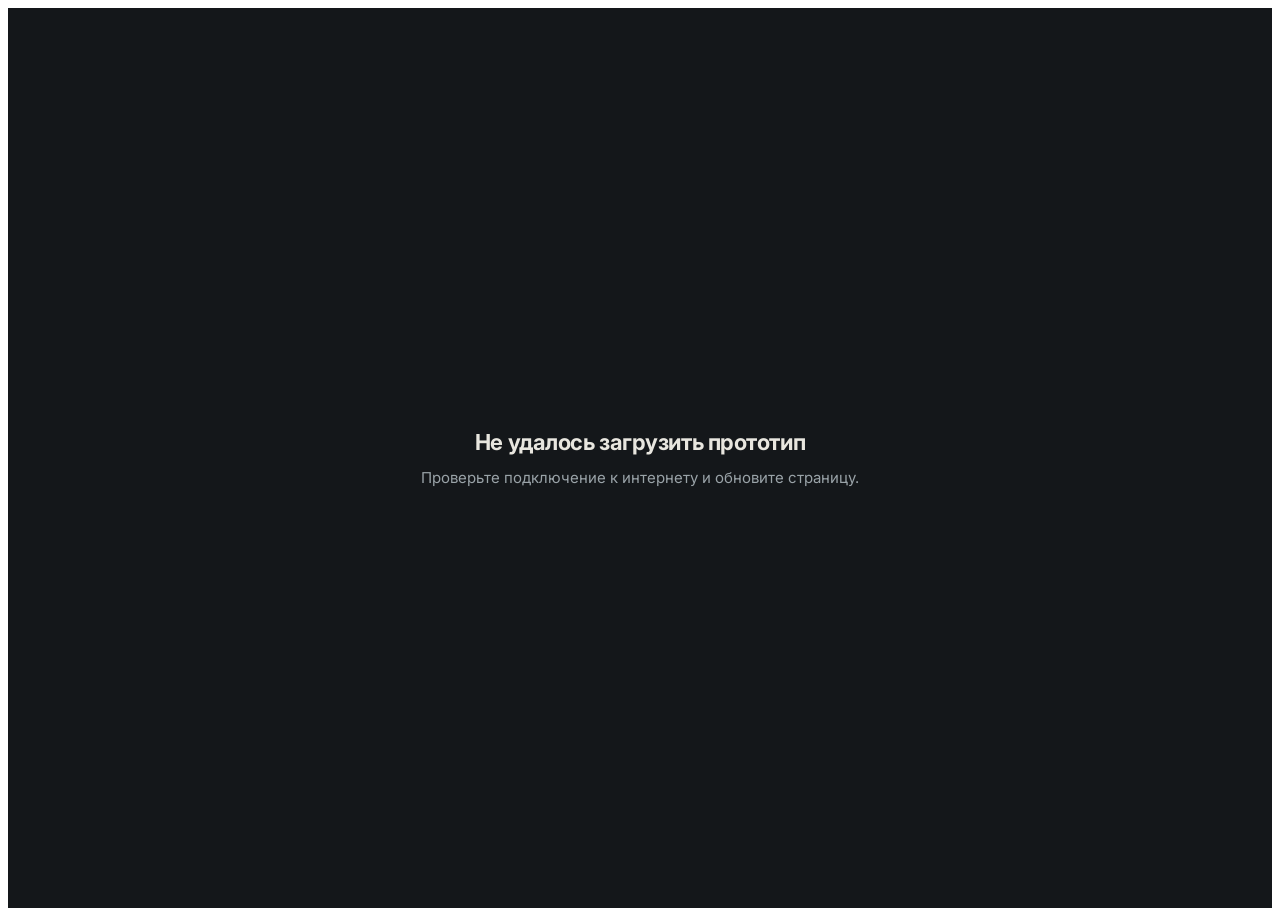
<file: prototype/app/stand-app-live.html>
<!DOCTYPE html>
<html lang="ru" data-theme="light">
<head>
<meta charset="utf-8">
<meta name="viewport" content="width=device-width, initial-scale=1, viewport-fit=cover">
<meta name="color-scheme" content="light dark">
<title>Автоматизация КП — система управления закупками и КП</title>
<meta name="description" content="Кликабельный прототип системы автоматизации коммерческих предложений: почта, распознавание артикулов, цены из прайсов, расчёт с пошлиной, КП в XLS, поставщики, спецификации, аналитика и рассылка.">
<link rel="preconnect" href="https://fonts.googleapis.com">
<link rel="preconnect" href="https://fonts.gstatic.com" crossorigin>
<link href="https://fonts.googleapis.com/css2?family=Inter:wght@400;500;600;700&display=swap" rel="stylesheet">
<link rel="stylesheet" href="https://media.clero.so/automation/buffer/org_52/space_103/agent_248/bd96ad09b3e64fdab1224434f288cd07_bundle.css">
<style>
#boot{font:15px/1.5 Inter,-apple-system,BlinkMacSystemFont,'Segoe UI',system-ui,sans-serif;
color:#E8E6DF;background:#14171A;min-height:100vh;display:grid;place-items:center;margin:0;text-align:center}
#boot b{display:block;font-size:22px;letter-spacing:-.02em;margin-bottom:8px}
#boot span{color:#9AA3A8}
</style>
</head>
<body>
<div id="boot"><div><b>Автоматизация КП</b><span>Загружаю рабочий прототип…</span></div></div>
<div id="app" class="app"></div>
<noscript><p style="padding:20px">Для прототипа нужен включённый JavaScript.</p></noscript>
<script src="https://media.clero.so/automation/buffer/org_52/space_103/agent_248/70509d6b983b4d6787c036eed7e0711a_bundle.js" onerror="document.getElementById('boot').innerHTML='<div><b>Не удалось загрузить прототип</b><span>Проверьте подключение к интернету и обновите страницу.</span></div>'"></script>
<script>
(function(){
  var t=setInterval(function(){
    if(window.UI&&window.UI.render){
      var b=document.getElementById('boot'); if(b) b.remove(); clearInterval(t);
    }
  },120);
  setTimeout(function(){
    var b=document.getElementById('boot');
    if(b&&window.UI&&window.UI.render){b.remove();}
  },8000);
})();
</script>
</body>
</html>
</file>
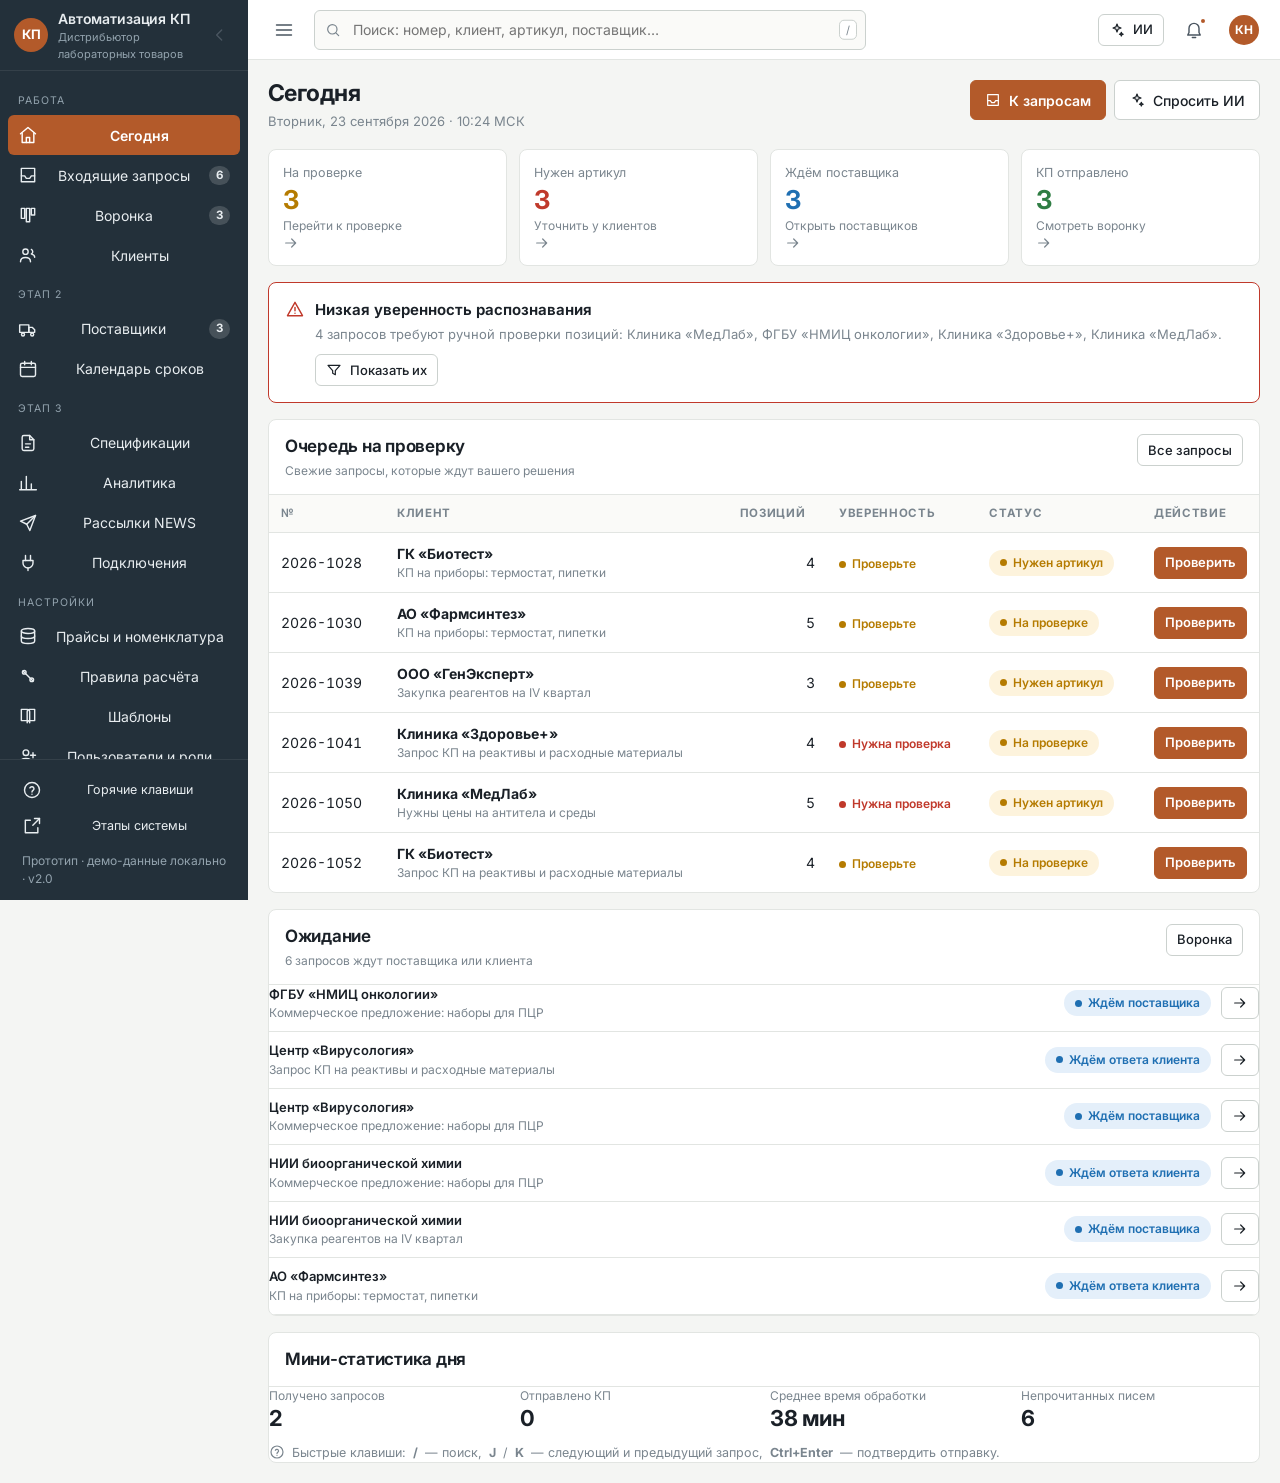
<file: prototype/app/stand-app-pack.html>
<!DOCTYPE html>
<html lang="ru" data-theme="light">
<head>
<meta charset="utf-8">
<meta name="viewport" content="width=device-width, initial-scale=1, viewport-fit=cover">
<meta name="color-scheme" content="light dark">
<title>Автоматизация КП — система управления закупками и КП</title>
<meta name="description" content="Кликабельный прототип системы автоматизации коммерческих предложений: почта, распознавание артикулов, цены из прайсов, расчёт с пошлиной, КП в XLS, поставщики, спецификации, аналитика и рассылка.">
<link rel="preconnect" href="https://fonts.googleapis.com">
<link rel="preconnect" href="https://fonts.gstatic.com" crossorigin>
<link href="https://fonts.googleapis.com/css2?family=Inter:wght@400;500;600;700&display=swap" rel="stylesheet">
<style>
/* оболочка до распаковки */
#boot{font:15px/1.5 -apple-system,BlinkMacSystemFont,'Segoe UI',system-ui,sans-serif;
color:#E8E6DF;background:#14171A;min-height:100vh;display:grid;place-items:center;margin:0;text-align:center}
#boot b{display:block;font-size:22px;letter-spacing:-.02em;margin-bottom:8px}
#boot span{color:#9AA3A8}
</style>
</head>
<body>
<div id="boot"><div><b>Автоматизация КП</b><span>Загружаю рабочий прототип…</span></div></div>
<div id="app" class="app"></div>
<script id="payload-css" type="application/octet-stream">H4sIAF8TtGoC/9U9247kxnXv8xWMFouZlppc3vqOBTKzOwP4wU9GAAeGH9jd7G562GSH5FxWxAC2E8AvgYMABvKeL1AMC1asSPmF3l/Il+ScqiJZrCpeejSrOFpJ203W9dS5n1On33yuHf9w/Ob45+NXx/88fqd//M3xm4+/+fjb49fH/zp+pR3/+/i9dvz3478NtY+/hiZ/Pv4J3nyruQY+5dp8/Ef4/P3x24+/g1bfwRi/12CoPx6/hqG+PX718V9ggN9+/Fdo9B1+0/7n13/Ajl/DqF8f/wL9fo89ybzffvxn7fhHeAvvvv/4T7C4b49fG9rnb87mSRxn+Zmm6bq3WvlRNn915Ywu7ctF+UQPotv5qxvyD/c0jTfZPNkuvQtrMhvOzKFrDw3LHCzIYMstdHFvRjcOdknvko238vlR2CPdhoeX8GfKP3TgoXljXV/TwdJg7S+9ZP7KdhzTIUtjj+jarqfX729M/vH+LvPX81cz59K5ZIOQltalbdqTBf2Kc7uXo9GYdGVdJpfT0ZR1CYMI1nxtX4+u7QX7jp3eXb233rE2D14SAcxGkyuTDIPf6e7f3zjv39GpNjFMfTO+ubKL76TJtXt9c3NJx4lhdfbN5L1LABbf0gbOjXNNlrv0YG3vTGdmX7GvdJKr6xk0ICNE/[base64]/f+27WX3P6yjvvvZ5OxrcZy25oMLWs6dCfcihCw1si6tG5qaG69t116UBya27Z96dgCmtsTwOiZgOaWaY2tq/5oPnVn7qXJoTm0syjlMTS/cq+u3405NJ9ezkaz9zya21eO67zj0dy5dF33PY/m1+bl1L7m0ZyCBg7KGgNoxgAad1Dh/Ojq0nl/zeM8aT+zoLkztPG8sH1JAKObq5vJZUUAtPVoaGGPonVBDdfTiTN2OWqgawGMsSzoYprc4CVtzEaXsAeBNii+uTNYlUk2UnVU47k5xD+GK+M4e+MMENk+z5fxIxzWl0G0nS/jZO0nOjxZ7L1kG0Rzc3Hw1mt8Zz6d7bJ9mOsP/vI2yPTMf8ywn69761/dpdkcdvP66WwZrz8gvm5iwMyNtw/CD/OfRJmfDHXvcAh9Pf2QZv5+eAUnePtTb/Uz8vUGWg/Pf+ZvY1/7u5+cD2kj/S4Ypl6U6qmfBBvc7NJb3W6T+C5az++95AKRG4C9isM4YQ9gVHhCZsfFza0RcgeCLjs/2O5gncaIwI3tgzbdg4jZ4Ta9KAu8MADCXS+0+N5PNiEQ/+N8F6zXfoQQ+9u9vw68C2A3+kOwznbzMTKEQU52zk0MLOvp6czL6eqCaAebyBYEbGt/FSdeFsTRPIojH6B2l2VxNAyiw102TP3QX2VDbOklvkfGLPvXRis65hxccMAFPUg4vdVdkkL7QxzgGTydpffbfB2kh9D7MF+G8er26Wy+iVd3qX4fpMEy9PP4LiPEhoiUxmGw1ihgKbMZLNh7Pd5sUj/DZmw2PfHWwV2K7PjpzEiT/BCnAdmjt4SBgKYXFF6ApoviLOBjiWAFzun4tAB9AfhVGBzmCcDlwtTIn8HiYRdkgE8HZGdR/JB4h3LfsIBgldPpbLOaj3xOsyS+Rb6cJLCjdwjQxQbFCgEdfcuO1jImxQPc9MqDNSCU+Ye/Atiyp5vQf5zj6ry7LCZrAMxiy0B8KLc9PnUZ0x+yjH0cxRQz4SgDwHA9utsD/qzmmbe8C4FJw/cUGyLjzXlyIk8GT0a698KQx24HTtnIgqiG8jY5enoWuXw8T4YfwjHm4tkSmigfkjZpkCrOFwYHLH/IyQYtzSIbXOyDiMEJzx3G9EsUR1D+TbA/xEkG24a32Lt4iaMsgNa3kQ4T7dM5IrifLLYAXsskW4HmetbcAR/oKVBpxnciuyev8NOcLRygWh+ItFgHiNNIJPD+bh/x46SHHBlrsPmgrwDGKPwJMECXyB58PyLQCNblqPiF9qfnQLfTuV1xDvr46ezszecgXIp/NMppUv4R6ObGMouQ3ReTBBFhDqfNRRY9pWobHiajEmSrFXfQLFdiNRRHUUEkopBRvyVwLqorDBaS8GA6zmAhCZBCgFG0xonJ1we6sBGo0QrmA51AWkeM6ZGPmzjZs1WAYjhgH1EtHAyr5TS2oJslq2tq0/ayTVqRg+OB7RJxhY/nO6TFnJ99XpcBimesqwfIfO/n5ebn6coL/QtjNhmxJsYhCYDRf8il4yhGP2liel786YAFUJ+J7Qd4K+DafJlgq8hP0wvLMKeNY7IxUAGXl8qUW+Vay3eKh+LILUuzR8UIrzabDeuz3cVpVj8ZAuqDhzKEx3DuMd+3ONsGUtAdYUv86CKVlPuItmp0AZ23DgV8UOvVtByqLSvB2zYoCFsOpR27zj/MgowrCdZKHuJw05JCQLCD0kU71LnUQuBfXHsj/QfWxUHxz488Lhr+AvioB1rY+pdDQk7F1zwGRhNkH+aGOyp0uijOdBDK8QNoqhW9UX2yPlYzQResUWKADCOr0QpikkZtJ58HlMZMiSH2gSBVQGaAQikKFbAU6mKLAxYMc79D6YgjA8ulg1dUpj8MKgWo/riZjJtIdcGJthahXWq6IN1Wtx8WWXwAVOAXLAgHsugmll5JDts292mNo38Jy1rD5lwTmTsBAmoWoXcAg4UBeoyilCx06YEeRb5LbTUjXIZD6SEBVeqv5DdLWNVazx6zmnKlGDfy7vUgb5D0nDWpnhtAlzdpJOoeG/QOKtZEhuqr65ULI8KeQ7exWWkdyxhUoD2nX1BrfjQaFv+hQEHMJ7Dao+hgFO9Wyr/TrMegc0uBpnXph+JAwsv+uhYvKiegyNQ5omQ7lMeuLeuG46JFQQIRvAj9DKYjGhLCVTdMy9/[base64]/3gqjZ/l90C2sYAwUDnJ5aahcS1jFbDMYmgVBpVQPBmCVy5GRphI5b4ixqs+RwO7UOeADMpH4ingciAASoFT0INlaDMreP9wj6Eq+3Nc5ejM4LUBonActvdTHFr19ofnR/kXobX0ePJkA49TMGvcEA17izOP5rOwp6lOWJbQM/rnt27ZaF1qcwKWx2Ns/3J6IcGynl2IgIsp2TC25moSuCPrnbL2seMgnDS8w+eFvcibfu729yC0WvdDQxH2qJmVTGkaE9QgWpzApr0xWuGNF/Jejtqe8lq52ot9OnMp9YlKjnEFnFU2x1UKMx83vRsYkzvNLwO4QealWgtaCR9kmcRPiuXTr2cNZ0StBWOq/BReG64d9Tp37pzOeCAkq/Shune6wCTPgHaLMWESDhx0E1vZHqwUohhAi+ESUG+ewIDrPSosgnQBX/7y90eDNQEMiChTB0/x4mTUtFv5z0drlWzEpF3qzfrC3aJ1tED/yp4R4vWy2q9zXDWnmEX9CtDes7NbawfcnoSfy0JtdqCgDhxkhEwI1hGQN6ICaDUJuwO3XTjOBquMOGLELpVDoChpfSEUxkUX0vAIdAK6TyiNm9sFVRabdUKvukr8ouqOrTQlMvolkwX9DfmmxgWbxDasJmaOFWnI6Ih1WugyrQQ/bNWN21OvTKbqBZ6tR31KRPV7RMOmhGltd53lP5JhXiPmqZRlr7+0P2odIPShVFUoFVB8Kbpyg7JUmErjUWnNDeaEtvvfWlIEWAzm5ZKv2woEUpmVwuwOi2n6hERy3+VR0V/UZhQLbE5uecC4UsCDg/[base64]/c4Nt2LfVM/[base64]/o2ZSVh92V3LdmiiCZp9tzdaMmzGbYYNzKBQpdtcG7XACO/B7XJxKvSidr+qjQYcDw8jxewsTD2sE9XiLsUdk2RIZuIquymEE5VKfGvN8JIqiO6MeIhTB2jlFHPFEyMuea6/pZbJXBeOL58EUNgIwAy0HoobIIzWoS/4nWoTYdIp6J3z0EszHaR1uMbJ61OZyh4dxoE9UPUy4Di6jEceDEZ0t885ZCeGw6IzFVEp/GvjequsoMTXXa0TAyiZgKVBM5VbU+i09VnIOTvGbCpzMjDfKDNb+WEo6wbwELC12ctJgsUFLo1o0LLdimx3fioThCQjm/[base64]/Pm4eHBeHCMONm+sU3TxMbnlDm9Pbfcc41ugn6+D/yHq/jx7TlSou3Cv+d4puHbc0TRc42mp789f2079M5a8UhnA9rlA5bX/vac7OD8tXMNqzt4ILnXb89/OtZm4ViDP/r4/A19hwuDT58NtCjWE//ggyZMeLE2w9hj6aOTeJsHapIHNLpihNQecgnFSMuiFkalcZeTCbR/UGXnY6Q0iwRnv7Ti6ZisGDZcoKyx9tNboRu8lUfkyPjpjEUL+xNfa4p6RYuI0nwGdz0zgKdGKXP+sMXlKkiQ+uYPW46b9Uy0Uvpi+3qCxBxSWMFzvTiH7af34Ry2Vc4ml0eqSCOVOPU+XgaouhC3BtgY1C6T+PWeNDgBQ5mZ1YChwnA0M4zXpxc9nQAzPJ1iwE/ll3DqkQxizvGJE8X8zanxs0HVCv9qT1xU3DlZdFwTqQ9eC+lIxiZJ3as5BhxhgFS4BqSK2jBzConc4Q+BDCDdwSlzGbhu1Cdfl6+tiknhExGn6spblFOfxSwOiSyQ1mE8iQ4Aq4N9FTbZBI/+ekFyXeZyPll1d3hUpfWOzUVBoSbvv2IPWzxTODXyktJGhYfrcCuupphoYtL4L4mIN0fGSWB8SKLjWnmTY1CFvoDxXoyncFTDIrx8/6Dp5K7pYLDgArzTMRfgLbIxe5Bxm16z+CRR6Qr+ioyD/mfSx50I51M7sn4nYEm5ECwuhMNx+fZ4NjO34WxY88hLkBqrDu64tUNf17ItZFSf4lrGaeqeZSkzoK6C0S4btYouskaCZn60FpJyx8/RTJrURuRBSHulGLh/4NKcCB6x5Auci+yocNWoncMoSQhyNsSgCsSCD6BN8nQ3s/GyBF0P4ppyeHNQNAEoit67cmXNdMhAWRwsxR67O+/vrFBwu7gUl6XSvZqzfkBqYwPth6C85Cdf1eC53xS4X597JHVAtgCvgFzrmRb4WWrH07FFzRoC9CoDMKluJRfEWQX3Xbsxp6EJUjZA6qm0Xn4EnsEm0oxt4i2LOxdcVsLJVy4KGVKUQSg4DbOecnmhXTyK9tzkz+A7KsZGlZKDF/mhdgE6fLAJVqSiQDrUDkkMNiAY/qiUkCYtBEakf5XUQY6Bkwdmk3D/[base64]//97h0y+Cz20ow5xeFT2sTIZ2ZNctNk63F/[base64]/Ev5HvgEUbFviT+NDy3VrwDRG0A0B7sHM+ijnY+QYGy74RYjmUoz/EIGjzgZPLJP5b8NycrVfYznlrdh66zf4horb3HRlgdZoCulcsG2XHeFdQr8JNEJCr8U9FHStkC/mO7FTqApffeHAF8g8VsvWnqRSOK33PXwSpmxeVvrsaaLljqveWjymQOEbrESUylqbVItoS016jnRgR5HzZkRpZDdoXmF5vaArdPoCit1XeQgg6CwaKrPwtrwlgQJ1TkvaEmQeLcyKawb7u1OnDKprNyGBn/rUYfuTaiatG+2a2YnKk+VfJxQw+n2xaNORAevqeoshodej9YgFF1MZ5SyaGisE2/L15wpXhDork62bGrd93mPOA5v3YzEk2CxvW5/LBdy5JlJGWm8RU55l2Li3EGIL4sspkgqVrCap7MWV5t6CqbSirliey8ISVKFn0gxVniVvzSbkv0SOA3PC2whbP/sPBoy8N7PvD6Zzf2uJNMxSdnNWvUWwZas4+J4VNNuD4lPhlw8xJjQDsbJ7Zz8X8cH/BzaXlkJjOe39eKcAtCdetIPAWlpahCDCDgaZoGXZYsqovSyrJcPdSaWDujIKWrjM82MiyPNCeF0sLw+rIWEX/21Huy3J+9mVlyr4Xaz9tKd3z9Fqg/ecVubtl/VlRPWU+2NlvrbPW5gLaW0wXtZmekrZKV0dBxPSDF2VXanWLVQlRVem99Wpj6224MudT/BkhpTsfElejvVyVDcAvROa5XIboCz8rrRs/PnxNB0+yXtLbtwmnNFd2zhitdUdR6qK57ceL38ZlXzHpVxeiQItSS/lfuUqw0I+I+eCclG3wR+uM5PuLEjFK+g2VVkFC30ln4oyw5R8VACOIgOeY8iElMFj3m5LEwpi7/5ai8sV1HeAR5/sjRDGBstx2YjoShGLS6OZA8vEp/sq7i9IIjcEaqPGxy+lQUza2SzC+q+8+bL5Q9Bttqdcu1wVqnMxSUTuV4jHZaV2ZDvQFcuuaKCCetuVn2NLMnlu+G289wopHx1/ZSyXFKEolrl3NtkhGFT8/yzzxbqS982K4i2ydhHRk5ciNXqvPlNnOcnVMit4y9SoyOUsLdHA+HA5qudj0rGF3gETbyxpQ8DiMLb+vMLLA8k9a0VTyeznl5AHQtNA8RiOO8068svJ1y/4BkXPoV7Sc/gdi2U5PKL66MbsqZEoj3f28FGYbTLXqoGYujL3R+2JoqbCl4gVSYN9Je4mVABv9WeaK68IihPitMRZClFM7p8Df/OxDTONlHKmSKBDgicPxtpel1CtGnIRFKfBFOO96E55HdfRGeOytSjm1CY/OXFdNHOhOZhvM37Zx3zC3PdltI2bnEq+3Sbc36L6eu65WM3Z+B0AGk0agECzGrs/ZwicOqHmyo97mS9sq7Gk0Be/Rch2HzQQJqQpjP3KErNRkdBpBw8/ZDyg/Nh19ZYesP1repExPSFBkf2PkhXkhv7XqjQD//TgVkcUKroFHFouodmbZKCt6sNOnSk3WvrTPkbDfiGJQ5woXMSaN/[base64]/C5hqiV823GhoBSserV0zuV2al6hyUNjAHbjm10+G87ewXgtB7w59m9wUfUpxdSFXhUp7N1nznn1/oNNeWlcudmvV65uTBUzGNER/8SK2wm60phdUIYgH1rhlfsog6A7FiaHUddU5e1is+K8eQC6RX8xXNEjkuIpw3QTH1aUp52VyhvtYU7TJJuznt9ZRsaFz0suINfQoBn/j7NEwnrd3kHQlOPrPJr8xXh2qI3JMdNPlIJQ8oaa3RGmN6pHBT8GlAtl2/W6Vb02bTQ0x149XwmbpSdo+yWKY2qtV9JZkWCiigEXfflfaEfFKZ1euKWVVcQq8rZ1zBVEagvn9TY3GgNG/8JNUTf3238tf6PmbOGPw6yPkVi2PwqyRjfp5XiUP1X6cSm3K/W1WsRDsk6BwjZD3Eus9DRqrDeonfGkFLFZpN5r49/uH4Pfl51/+Av397/MvxG+34PX45fgsPfkcesB+F/e74p+NXRJvdEd62V18ebq69LPQqUvoIf3rsKVjE1vzUJHVWB5VgpzHolF8LCBUPXqXiL4TxnQGoGqu1OhSeBvI17FoL3i/K/W5i9WN8jT/PU44iHBWhVlPcW/MvXuCLQnC01p8bt5oSUqiMtV13Bv5VxuzMft1cXqjTmlUGa6UMN8HoJQkLlX0rpUSeatzWrdduO7XRZGCehBPcA/0q2qsdGoKiWWmEJ3ixZIfICydL1ZJa0PCdyYEgs1h1dor2O+ouMqiStWzu8scSOKfXC6df1FJ5+mG+4Nwp4yWSpTFpTIHrFQhX0NNzqm02Zw0/v9wJVSykTbRWISoLbQ6rwpkn1Wro6Xo+xYE//uEO/OeSm1S98GXc70JA7rRInBh5E8u0KOJp9l9XPK0WTOodfBJCcOfnDSE4pwjAOVX4TfxJ2RcNvzVsbN4aIpuyENknzs9ozMJwO7Iw2A9MvGwGBa172pPsnTZe9cPEiCuXInmJiqLjfr/GQn4UpalC6onFWE8qqPp/Wrj0E5T3VSD7c8v9qorFPPeOtVjyt+heXJAYvshVh6nyhwHKau1k0mkT8pZXT4bCPQh1eb3WnNpPlVF7ItSrvFllTqwCin3Uuz6ptGM5lbaHSjp+OnvRRFlboSj8L/XH3s++hgAA</script>
<script id="payload-js" type="application/octet-stream">H4sIAF8TtGoC/8S963Ib15Uw+t9P0dZMAsAGWrjwClny0JQ81kSSFZLSZIbh5zSBJtEhiIa7AUq0rSrLSuLk2BPZmUySyiR2nOTMd05NTY0sSzGtm6t8XoB8BT/JWZd978aFcqY+u0QA3XuvfVt77XXfz5x8zjuN/3ntYBD4P0zFr+dOPgNvDn93+OTwAfy7e/Te4X3v8N7hncPHh4/5x5eHT7zDPx7+uuwdvQ3PP4e39w8ferWa7x3+Ab7eOXx4eHB08+gd+PuurPQYHn96+OTo7aP3ENzDo9se1XsEjTzGwgjr6CeHB4cHPnbiWtRrx9f8i68uf8c77RW3hr3WIIp7XrHkvfmM57XiXjrwXlpZunR2Fd6vF9Y6YbIbey9HKXwplAur0fZuUFnqtpOo1YHf5/r9ECAmW/D9pSiurARtLBUkgziJhil8v/qPK/D3Ypi0duBzOU56UW+7sHFKtba8tMZtiVE+wBHiDEHxw3+X44NRvEOf2YFjuY/h682jWzij9BMKHpjv/wD1bx79GGblnoTwiEDep5Iwt1DO6NSVS+dFr45+evQOQADYXyKgh/jnEX88OPwMP1RXrFFdWaHqV1bP4jRdwUk4fwn/rlx5ySx4aeniOWoJnng0C5VatVpDwB8e3Tr6EfUQu/wF4QUhwF1szbv80qpXq14vezWP++PO30bZglnHMh8cfgZA3oaJ+Pzwjkd48hCqPYDxAfJgU/DkCw8GdECvnkB5QJ6yN1utejzeCc00sMwfaVq/PLoJfx9XDv/r8JeA2h941XJ99lvQYYT1aKpOz3CnHxPav4M7Arod9AZRZflsQ0F6MFXPZrHMJ9Cz+4gn3tmL5y56WA56ydvyM5iDn9O3z3FVj26LYU/s6u8rdbFmv5fIoLYj7nXayvDvMQwCHv0Siv0WYcOup7X4dGpcd9qs57f58eF/[base64]/DqqQPyIm/w400QtGXS4Qvnz11aswjsb/EgFctxx/vqP+FURoJACPkVTstu2O4Gm34yxEZ/h0OHknetRf494PVvJJXEKfjMmXAkotDVA+ghkE8AFG22OmNB/uvhb7EzHyJIGhNMOHVnM4oHYToQlT+hhoAIVWgOefCfwkkBfTCg/RngfXj4J4T4e2jwN4f/4REmPjCpOoGPe624FfYGydjefXD4EcL6Mx0ej5iuEz3+nID0O0Gym0a9QfiGAPN7XEUCdcCbFYEaAD/C/xHkvxIp+i8Y0k3C4rfFsLfDXni9HyZy4L8lpgj35/sGmP/A2og4COoX1M4toudikEe3CdhelMTdeHt/ys5lUOTXgCBPiPDcBdpy/3kC+gYwPvFeFFb63WEqIP8bbTaJko/1ythouXrl8mXAzBUTMS1ey1ttRbAo0VbUwjVK2mGS/t2ASmxRAb8V7xbKLoe2Ua77M+WqX51Tg3FZtnA3DHwBMI2CrgTklmOWbaPc8GsAsFZTABXP5y39vezb34XyoQSnOcONcs1fwD41FAjBKnoXgs04CZBXDFM9TED4ShK0JSTJV26UZ/w6dmVGj00ymt7qIGxHULyQBt0QBiZfqNEplhSnaBG7s6DAAI/qnQfcTXoBcsNBF+Akw7/bu6ZmmblYxb0CCOxJdVaBuBi2V4f9fncfALWjQHUEaElKz/2oh4BUOQAy58/icBYd3Li4dGnp7wVqrBd2a4z8D+kQeoBCwu99qAxv6kwP7hP5uQ//30Xy/4F425Bk9h3GW2A74I2Jg2tLa1dMBOyF19TmQIoOP3rhcJDAfCDEfpCkYVsRYhRYmE86fIz0rbcVU7FeGLZfg9mOWt2QwMEJ+RfcpR7SDmKeiNuEd9eCpKd33bUgGsDsvkbzFZG4cfirw3tHHyLb8qU8gaBrP+N9aTaahLAPRe/vSK7qLk3Ng8P7maZeHwJJfS2FDcaT+7FHNPdLkrzuClbtCWLkDoGXXWt1I1FHdewJ8eNIiKHdB0Q3iCKZ/ROtRr29OGqFryXh60Mg6DyXv4YWqbvIdsAkwSjfPfqQDjw1umtxD4v+Ahbl4PAz6uRj3blunA40Y2QW2KRdI1pvQTnd5AM8makVtcQOhSLseO3i0mXAkFc3fxi2Bv5WEu+eg5MCdmuR3/u7Qb8IQu4Zbz1dr26UvTc9ODrDbtNL14FieIO4F+L3+oZ3Y6NU0uDXQMZcPb92/tVLiIFvUh8B/5oGmokOAxR+1MzgVg7GKERQtQVoXdFsI1vcc4E2Dexy2rfb4FJNB7ty+qjb0iWbOUjGyy6W127LLtvMx60x9TPFm+sjinvwuLlu/MYC1gP+1lxHBLqhV3hpee381fNr/2QQmHQfmtoVLCsg+vvIWNLeRj4beSex7QDVic0DifRnSNlom8ntJRnpDOemUF23k6FU0N6cJx4caIFHSoWPocXbHpAnph3Yn8dMeY7eB+l1oa4b2VXSCJIM4rxNsAfUPAnETU+wXYI9ZAneq3tf/+QXXsOFqAnCzRyyd3Qrh1S5ipmyN+MQW5OX07PzkaRdufTVWZjcRqwRgzTp8Ry6Y0IKC+B/RDzUIxLdkDzfkcsN70GErM9Vqou1OjD98zVvARj/r995nAcpj1ZbtPfolsnFlz0q9oRPISzjfe/CqqR38LcbDrwUdjZgKnaiulhvaDROevi8WEIaVxSl+PM5r1arNmZrs/WZWe95r1ZvzMyWvG959drM/MxCY25moeSdNH5pmP2otQNgAoQZrF8MBh1/qxvHSREag5ae8wK/G/a2B52SQZCBucamg7K3SZ0JoM2cqsVNr0LvakhuobbS8fXjNMIvabFX9oBfb5cE3WX48RDhr8OGHqY0SiDH3mo4KBLVBjhx4hVxqiJ4Vz0FHy94Pfh4/nkJh2cyGpzy2jEcBBHCw6EWScdVOuXd8K51om7oFbEFvxOkxWgAp0bJ+/a3qVE/jd4IASyVl1NwSsCmAkG7LerIx9z51wf70BhMUbFW9uacl9DQEtNsKIMD9170eLrOeFW/Mes1jZ/VhUzly4DuuVVnrJq1ul0T/m7pWs8Xq/4s4olcKGy55A/il6PrYbtYLwEsLLNgFaktmkUc+MNETvDylRU/7UIvi9Wy1yg5BdM+lHu+iLMzA+8Xq9WSbGQ0dGDLcczUyOnTHikyYRiLdR/nSz1GzSY8BjLn1+F5DQQFG057yEszQB6AqmT0aN5bb1nvp1INQaPYkaozJ3Qe0qyLZcOZhwl4jgcE+6MGY6dOncRe4zRDpxf0RFRxJYa9drgV9cK2BA+7w+8P005Rojqcoe2mV+gXAFxU9iRvYSLbix6hKoArFMpeL9iF1/AE+aLNJOi1ncK0kqx7L3Ed1RSgN2zLXjRocilST5fg6IUxbcfJfpPnr+xJLoPG3jRnAebAGJYGLWssD5Mk7LX2rUq4zLm1+lhgNR4mTitFvR1m4WeBynUjYClwRLItYDtQAirlw8bFudyCoeKXslhSamBluNkUv5G1HARd4wl2l788R+QgFzbuyagN44Ru4/ey4NqAf+H9egZomz8vyt8Qe+KG4O8Gw6SHmIBPbzyjKPPKue9eObfKSiaDYKdD4ppTxQA5ZzsdZYDSWv8qNoQHzI3Q9U9QdpUF3N+ibpcUf28bGqj7LAghX2Mdf818uxEpjRVIFtugZQ8O9/v0hTpLGhhTGY+dvcnNGD2yRkr18tSGt45+LlmPW1D9lseawBy1qTFUMWsEXikZm56YGkNVWUbYWjV6YHUO2aIvic0R0/+ZkNtIVMYGzl/1WA1GjBRMeEFKSHlHYaNqnYUCBZAUsaS0HgFrUKttAEE4ZZToiWMLuJ75kvmCjo3T3rFkHhTgN/yo1+oO2yCipQM6WbHhBpHWqtlAqwvghXqUOie+i3PX6uXuNh41UjFBpeWPvOLAaeDJlOE3LJBRb5kPSGJi4GfR932oQyJlHzmcvq+3a8mqTHufm/CTsD2Eg6+YgpxIjFEKFLnY9yV9wNOlCrSyakFoB3gq4VlQxNHUG1Cig4NclI8WRXm5u23yT8Q/[base64]/Doxg/wpMSzl9SRgCI73bgizRvopRBOPZXe377ZSUZM2Q9MjkIg7A+y593Xb//So55VN8wqm3EbGI919duDur9EKx+SdjRH3yPi/P6zRh0oY/9iBRjp9B/pk0+JtWRfep9F8enPSnFC3yQ58x4eWCQe33dE36bVFUHIFEc+UyKiVuyXvR0iUT/42zd3EEtu+DAbfR936Q38EihmsOAV+eDxPaQV+tXzXqFEzFThhpjNvg/szg36gizijR+URk8SdosJNvBoM9DODw4/EhOkjKbO0BCwrlXxZm6QQc7HSXnke6TKcATsA/8H0EN3eT4hqf+BpWtg29+XxsLBsfyALT24XAD/Iyj/kHgG1kh4Rz9iZgnZBQeU7zbJqpw7ej0PH5VZf8DeNWRRYlYAu6ZQc8PfirqDMCm+FMfdMOiV/B/GsMEL3+8VjNkNBoOg1dkFIgeUdP1NQW2Jvzi6zUoh/3o3vQ4bDSVbeFWfwX3wITwY7PfxAbwuAGH2dOU/Hv5aMjjm4I5u+f32loZUW6g6oPC1d2ND8q7PaA7W4FUvr5xfPnfh/OraaMsTYpVQr3wB+5bOsu+iNcF1BiLfltrCDJAHSUDq9bXqQrOmSZlUU+cZo6gly/ngIM/[base64]/RI2qUWM2W8Nel5w69UydqfwPRjRvG1dWltZ4HgF23MbNS3uJdBRN1rEQTRAvCVHES9a0mG8JTeVbv1YDGmAs2erlc8uW+8MnStdanSGV6vSuAmr/AWLCdiR2T286EzCZJkd6NOh9DPurXGgnwdYoQGTFnOgroMkPkArZMb1nUnfPpFJtIxl2Nl5JLp1tV8wbpbRfDI455U0jmW/aMnthksJbmH9nw1w694+rF86trdmWfnzaVPSdTp+HiuGwtQEojpbxqGXF9m1iid53hzxTpX9Vd01EQ+gu9Zg07roZTeHhqHEpuyJICwJ4Y6FcHwH8sfZnHaNV0P2dKYi+Qm9BHBiG7QxIsmDCMQ+SPzvDIlD0yELR/EvlHqtUA7q/gJjYV/xXzeJBz8WDnqSdimftsShGS98TJkwg8PiD9GuEHz1CgTBJ4iTFXybV7GWp5pVVe/[base64]/oTVizHURjjWlDF9OG1iE9JCwTItyQ0CyJu/QCsawbpIML8TYqA4YWtRkCqjnItXTl7Pk1R/MYCK2jsqOSK+hN4T4OPDAZyCbYLj8yjGxUAuQ3djhh59E7ntSzkcfVHX6HbmE/JszA3fk5O58jHTDIDZb8DbxjOA5BuksegHckw0a+EKZT92ckDPzUqEZGyvcBHmEK6yWPbnN3nhChuCNJK58a2KMfsY1TDNeYu3jzh2LuTOH16x/9ihhh5UdtWSz1ZCLD7BLTkYDYHzmvSzhh9jk9Uu84Y+sdCR1yVFWBtFPkajBgo1RY6zVbypX7RTlDOTatLkVJZICUccKqjBlWZaCYiygjsRKWGcRGS8vY2KDNEZAFU6jAAlZ/xaZaDFetlC/xLL966dK5Zelpsq5JGFBgVveyc/1ttnsrzy2XBAC0HjQYtjM0EoiASRrvCL0yuQ2qlT96jziV85deevV7J/856Cdxuv90UPGQNGDhz+kB/[base64]/q7Jy0SkrJXfZUBCUWdwrs7RSZkmibLK0ZWZtykx1ytZWu3HqmRsl9B14RoVEDaNMQNSHxMqpPXiTBI4vgAU8ECagB+hWIp6zKeb9sqccSe6QJUo7kxygh77y/ENmF2u/I/js98oYjvAbCrB6AocWCW5lZrjvc7AUaxq/ED46gBAUNZWJkyoM0xAWNIlagwItG4yl4vxnjQHI9rAVtcMKods95siRaS5l60GDknadV75xnRjwqvBCPxh0vPbpExeRs/FnLwACN7qL3rw/e+LkGf121lv0Z6/Wa53azNVF512t6tVre5W5zszeHLwoSIewzfi62cCMN9Opze3V5l6ZecOqD3xPozPThYbxbwX+aigwLcARF15oRQnqKlvXT59YPOG19k+fWDjhJadPNPy6BasBZ2GrWmn48MWfr8x6c5XZdA6k2HlvznO6PY+hcPUWvPNnPBi+Pwd/G/7cxRoU9RsB/IAjpQrDm/WdLtk9qtXtLs05Uye6BOD9WmUWPufxbzrv1b15gG1MmjNltBgL3oxf31v053Bt6rVuZaECD67O+3V3GuERlW54WKRxkcrvVXi9RAuDZNjaMduAPnRqtb3FVxxwNUQIWBCYhb1GpzJPb41Bz/GYawsAHYdd8xecErX53CKiIztBbzPouQgys1erA34gTtGPuU4Ff83RrwX8oSG04FTttQNcjATIuQdNNk540CC0di1qDzrY9AmvE0bbnQF8hx4nUMZFGBhlbeHiAgxzBhuCD93EVtS1Ngnw6I1X5gOYV8SMagW+7NVm1G/47NSq+melfnXBmVUAsDfbmb24iEg/hx/zJr63OsD/2JNSr16tVWmTVa9SD+vVvcr8RTgl69VX6roqSJJta2FrXuMC7mloydmx+KpbmfMXQFwCxJyvwHa/0IAtvmBMb7873DbhLULPYW/M4ocFbc5b7NTqe41gDvYYbpgKIF7VGTdKZnsNDR1dOEzoC95cp9aAj1pdfC7gZwMe+9UaLlNdflnAL8a4u1GbiYQxaQAM5gyB1pG+1Dsz1IV6ZwF/Auj6xXqVQM26WCsQe45Qtu6+rQqcrue/XpAor16r1RmgCTPNpxwCXMOdM5hV6vcifFL34ecif874i7DVF7t1vwakrkbkbF7/WoQv8PoCPJ6/SK8q4p1BbcJu18JumPVZQDaxkLUqLeTebLdSAyxqdGqzb2QJv4m9aRgkrY4zxJoYYo2GOG8jIqJnnc6dOSBb+EdD2w17Q/uEmsOdSqjAn7COC+beCfcuOLt1DtDco//tcitWuSqUgyKVTLGzZjHA8y6BqsxZuyR1SPYskASg+tjLGZPwBmnHRlIgvHPYOJDfOewsfjo7a75bQ0JRq3ZhV9noAYf01ZnOnLmpwnZkbaraLEzvjD/bBdJ6YQHpxcxeZcal81BmjstoSNftgc91affQjroAx6k96/aBgvSmO8MNXwBsnXfKLhNujN0Hi1YPkSZA/1CHXSdM8awTDU6BZLDmrMEM8DDAaTSyVKi6x6Rg3qYiBGX5GL0CGAt7swRqzgaFURbHAwQLT5AcypaEW0loIw0SrXqw4C3g/qzBlm5UZh1+A4rMwBFTMaaoHV/rdeOg7fIWcNgibah1Zz34vzLr8BN1OBkNVB/2c2DUa1cXEUajC/URigNjxgIR7oc271Grpw1/AY6iWSQ38LGKOjwAS6/gbFpA3KzgDsV39Ar+uMyIM8F1k6cindiULMJMPoswD9gEWFdxoL7aD3s2gVrsLsIsLCIJUGxADbmEV2aNnxWH1aJ6bgOtbtR3Vx6ZP5gp+BfMABuJ/wgiThFu4cXKYgAcsYf/8IXYhd3KorcY1PC49xdEH6AGbqqFirGV036Q7HTDNMOC1qixmQuw/Re7wFrOILOM7GiNzoY5fHQBySN84m9n12GfkRR1oXWcBVhw+oM/K/ijUpffDf7jWmDzM4iPuPkXXIZqBmgkoUUF/8H3Cs0xf3O6godnF4QB7D9wQbUZ7D9wQEioanBYAC8Ev/HUhFfwreJbHGfc3zdQaZFQaVGjUt1ApXoeKuE8XNWoAL3sLFjc5oBkCwMzZuGI61bmgdZA72Yq9T2LBU5jm1uc95BnRhZnHhl3r1FpuLM13+Gzpg5MKH5a7OdunIygzJKDnxm/[base64]/SJK1/DvAnK9zBHXiFrNIBWaoVcGRyzemfgf99w1BwK6xAduFbhqIKjy+K2ycAV/zB3ZicJuO0eIBzZrb64FU+cvkHpiHsjmApJyIJ7zFX+xwpLYAlL4vYpDQhcFCwRTDKtjcj8tNBUdj9sAYe8qUEHk+wwBZXMYddsgoRj0bYboW0PTtzmDvi3k0bdFZmFQSuQvi1Juq82qb6wuQoHeZI+D7cxmI3UUCQgeMsfQ7ZnOPM+2Od4FU/tiLycaJ236CPzKQoCMCi4nsCydWZdAznWBauL/J5Bn76VbcbJ7+gR97QaDsFj1GiW3zqKqoxEh2AttthhYoRpuL1RxzLrrO7M315kD+X6BxPu5zsKeJWQE+w6Z7+JmquAfU2QPhmloS9UkjKBCa88URljzMi3OIMOPZ7/Ro51w3wYgBd+ZvC1bQ2IOmI1bkrAY0WEevxh9DxNMGpErdzgLjspJam1eKJbqfkYQn5Nl+JsqpHVHLQPTZ11Mn5mE6QtwkKLWqFZjpK6rb3PyG0rT6uWsejlrSmxvBPbp1/DqF2ZJNQTUCRhJWOJah6mBUhHGO67WbF7pKlFbV2sEQlYS9Jl5PVftirsKQMuq1Uq2bk1WrVeNHmzF3bbLpsxZPA0qc6FaZ8E8ha7WFiaxxEo31NtxDhzoF54a2M9ZYN+qIA3OQc/mluRT6CryqMDIwfHsZ7ieWk3VrxCAC/gXZN85Cy78Q2YXeVjdne1uvHkceVUqKJDwt3g252hGgQfGpuSrinhXsd4ZUtsmNBp2QQ5I7VaFIhPxct9VGgH9omMGNd6kcoazqpEuIFcLyNS4Oueq3uvjiu+ZnBQQIUfPJowFsxX6V5l1xZoavQW5ZhZ/zMsfGmTH0YnMoiqRlCez+AkL30C9BW2cRhf5e2N+gsFx2IY5HCqcIdbegL9wFAbAkbG+iw5mgyZ1MNuARZHYUjHLawbQiD4JWKSbgJMV4O/NWLi+hC9YWAMmxNwrJvWOehnhOp2voGIMpJJaAHyL0MoBphAngU8A3/HPSIm4mpWIN+NB5pRfyD/la4xqGcUknN1I3xqKqjXkcQ/HmKXOHjg6aaW+gJmBL68ARzhL1hc4jJekYoPKGVPTidIBRiXa9iq9cIvIVNN32N+IyTMOJkJ/OzNZ/[base64]/hKwwbRcACbxFfxGkVEtv0Qm7/WOcFihSLBJZmqODgvU2sJGIKi8AoZnx6vS34S9kFIeOFnM7idoZXZdma4hfktPGzBN2j20gshJZi56iHjfGtZ+qvamrKm1MNx0zWEuxN0JaAYZngU1aNUsP1nX06HVZwjyqFpDpRyULMu21q7PZ88bcQdFuQLKI3d2ZyaZKk8mWVGjRNrqa5/lCdxYpD6IzKYBQiqrbjMUgCXtC1DNJzDzpW9AUzlpB047gzQllhjx70fsxGmQoMhqMgQBDPwBOxdItwY7bDgeTd8bo17PT6J4kk9q1BcpZXKKZziKy1cxdoyhPaj+glnAI1SqNV0yrQtLqRHvTLpiN2SY7s2fag7Pm4UXXoFaz3B/C65RDzLbSoSkuo1kii+6CqxxdRM3S3CszV2fNAyZFy/kk/[base64]/9Oj9o5+zy+WI3KpHP/Z4CCJz81254eI2KprQ3//wMxGVdBtDgTjMGk5bK48WeUt/bnqkQtl+1A9BgA+xrMhw+ZiT64loGITyWyO10ntKDcwRZvj+40zyqAOsrxx+KHcnh57ck2tzU0w+DQfO8LCVNkd4Q6vMDQHQ1v1BRCU/IJfRhxQ4IdIBYsaiFOjZgHvF4VowTCiFi8yOsp5KSUI91+6tIvfEE+GW/oCDTil95x3NVrfoIFau8/m+6t4g3O2j9hGb+H9oSR9SQnacceEjR/6qGb917AMl/6B0YXLYQ3IUOPwVdYaGnfFTxPlmP1mKUmLw93AUgFzvytTTNPyY3aREuPSPOF8yvGFr0uG/Hf3s6EPbmCDRqFBWBgxKRvgFzn1BxC7ghD8RoOAoQHdFzB5Mbt3iyQW268Aqc8ZEnOHb8uXZINnBKphWkbNvK9stxV40OazzMYV2/gVdN6EmBnxgyxQ1TDld4aXITUI9obgZQpd7lIr3sdp5YoNZ+l+MGKDwhTsiH/H7hMc9QJgmR0SI2IeCSHvXtLIpcnFMm5DsyiUQKdbe5n5RCXb9sgIsxCs+f6ixP1HcwkNVKWi3iXCg56hRQziRUAjmPRk2Jj1iRZGYDN/UntnRzQCFNspSjVThnlrzgLlNGtlnmFAX3sMG+/rt/yDiMkDJngZ3V3mKi77s9gf0DiNC8F1BREmtUTv3PQ7RpOinmxiL/7nRggjPN+5EkFwVQjgrEZZnE2jmOxzQ8YQGfmAGkhywU7fRO4fy+TifrVaYpmfDXhSKiZWxeDIoXCTIFAy0Lo1d+ZNH84thKF+o7epRypp3PJl1gAL7MCuod/QvfDAc3bIudzi6RfHtnwpsPBBBkpikAPPsjMBYqCV61YuXqF9M7NSVEWKP6D5Q8lXhdM9n4i3Kq/iFS2nYI+xyp2m40zcVVURnaTPNXtlxsi/npBEkpFE7rO1sMZHv0Rv25Nt/[base64]/uogoGP5Ew4sk/ed8Hgke6NjcRlLjeANM78XktCcLJ4FFYmhmkFqpd14yKplsjwFHR6qTjSxKJTB9A4V2CV4tyi1yB3F8Mm0PEauTTGP9wU+Y69FdhmaGTtS94laIU58o/gGI1uqDGIufP2jXxVkrFRKNM1dNnZZwXd/NpGWyHoa8tH8qUzGYRxJca+7r5FDMC4YvUp0iTBFJ0bJYks3vobZg3hP8mEyMssqLnCYRDEPlSPrn6jDCT1ozpK6FeeBTgvchLgC8GZ1KI5dj7IBUJYX+UquuXirFp5QE0ssy6X/OCebqBDv+1Due91UsD/2yfW9C6vfIwzsMsvMwfOPBTOchl2KYRJVPxUE8IlCEnUSI+vzrmY+kMtYCV/PMhrSDHuZFFUqIFMxLz+hsW8JYuiSvhhXA9ZCDo3d7uy8vE42a0TCeLsXvUGjyGbWzUseUxA5jmlGcEco08Dhb5hF4EAzpcbhLIrAr9mpwjmuiqfoQNBoI+inIDMq4qU5jFDIrL5O3AgtRQV5w4JIoohp+u/5yrYsciiSmELn42e6WyjncDJFcdeAk5hFJyMHJKJ0iHpkInmdSqAnc0OwwPRTkcz4jkV6Mm2JMHp3LYJdStVl0BxB/UbTPZUIe0nN8ujc7FQw05nMKXpHi5tq/xhBj2JrYKYeZwDq3IGaqzJZyai6+fMNHPHlOM0yxRYKHv0cJRt0LDk77DOBPfq/FMsoeU4Y86cGG0Qh/5eIHv6GGDdiIT7F2y64M2LtaEmp8NncdRW5AwwoMlEH4BoKc+rcQa+V74qN8kk2TzJ3k3dQn9P9rbIQ8bFIWiUn7RFlSnibmOAndgR3QUQd8qRlmWl357J9rSciFYmG3LeOdXGEHf0YFyM6x4LIn/hwgmlQi6FJCrJRvzn8DZVfwRyggh90UnSpnPq6ApOHCCj8bpDsCxmSJVyRFsrisG5ZTa1JbyB1ptwn+MRc6LSWFFt+QDHqDwQ/EURLqHVEvYSFlVan1qIB7SZ4xvF9uAg/481PMF6J5MFCkbB4V4wcnMFG4IKXc+JWlU7A0DHgU2ADBW+ZYYhl3iF6COzhz4ntuM1qJHl287ZCRoOXXouqfxG7GyApfjZa6vN6fawha+E0WiZfW6K1X2YE0CD6e5JAP+Ekm3yqZ8qsAS++wwwiXa5zjygbTZWWIqRvPJ/CnxAr8a7YIJjVu0xyxlnMKJMnznuCU+XTg9cHxXFFvDJCeT4rIBO+oNbsPl0fw6eFeJ6aL3D9aOsyB7Pfa12KrzXzkiXY+52Y9i9odDcLnBRiFSpLfZvF/YsLeXIyLxREsifidlnnpkxcyM7ANiSvZBw5YxcJJx6t8ZckbzKDtRv0+7w6n9Ai611rJJV5oNgeagcYzp5x3EwRoi00PoMkuk5cwE0SArnYI3F8PJZB5XdYhQoDlWmfLrcGLhkWbT2wz3ZiTUSCJmIr+JBmOsmHE9CL1VFHOonQb3MyC6+1mWzRKfkh3tT4ZwLcGxLh/wXdR/Qup7qlpRgKW56lQnyCc/6A2MnP9EVxhvPbMoftsCIV96+4r48YqIor+7Gqubu/MqTwgOyWdZJtyGOv3z0n+EBLaWmF42Ops3ErW+YeDeGWWiVW7O4FQtl537h3Tmh35FE2+hjTHfuu5iIzOxLfA5nWeGalnXTvQZDF87mO/CsXiuculXRfVsLdSGgY7gh6fyB4YJmRxIXAra6EW+Txyao45PZzx/Jy3O0iheDPyrCfT4Oi3l40CJt2YpSbJg+UmxZF1FsdoYSUR4eTZwU5bPbyOPyQ1vyBS8EFuyBLsULq0/yyRoYbh5rhuYsmGqlvRtXycifobbN21sRh1l1ptWkSbKuDlrCNhLyfSV3OA4EJlHgJuUqE9RfKOs06OaryU6VoesSJrY0MN/iI5y/oRu2L8Z7BT8g8O485g5cFTus30vM9JYjeo+P6C07NYzSDUw2gk/ZQK+nJWGJI/[base64]/Jg3DTXFroWYMBf0/EKr1++LeRjLyJSGek/2w1TTyLUn+JS+10c+lT3o/Yj2bMFDd1eoDlQCWTWKGSXNZSL2/drGK1QzpqtTejbrRS9qxNQP3W0KOu5qNE5n57wo7APYFcW1ve/LGsZS6rPjhO+1WXf2gAm1sis39fwzDndQenjBMUpe+FJpsYT24Tefx1rDXI4uRZb+1aQpP0SDuizMyFWq8L93j0TQu95eVAViUNWV4BskqsaUeItu/H/2cFYEebVQSqI9+wpQWcZRu6bmb0ZvBRLPqTN4BJk24FyjnAJmED/iKXikEsU2XOcwkbEV92U+tG5XIc5/3Kbx/dcc57hROyEx++PqnnBVUMckUo/Fd1HYT+DvU8TseU2OBCAfKSCgLakuhkmgNDbnmfC4KrdsoId5SMkvUlUZeOT96nT2VTNmxA7iWYNaVU3g3wLO1ASYD4Va7r3zL08E5nLRcYYS4b5zGB1Ir1ZO6z6xVmu0wqyEQElb9k33qbXEFL2ucFE2AdUceQoizyipPFu2lTTZMf2RlupP2QG3rFpwn1Vlhw/UflU3sDuelknZsUWxNmLM/UpqZh86EpINgm3bVfxHuf4nXZpj59t4TZlg4/RXbpXS54upiobTsxIOdcB9h/StJPrdRG8wMzEPBpv3UUM+04yy+kZ6zHQsDlGUGEHepGeqCJ9pmLXVKWbu1rKbUSYoLNaqedRTIsFe+QLZEX90mGNjReghpVP1M3guXr5Tw8tRXd6Dw22Q1FMnCDzIXf/l2p5fzTPgWy/KinpyzWbO8o2nEwvshayTvlPP6f4eEwF7M5vCjd4Tj1Sh3pjFprsY6JtG1Gnh91/[base64]/8HKtdsnHi5OCVlgsoAtDoZzpQHtQjNLYXMNn6Xd2ecQ1KAJR0KZGNU9RpSi9FFwqtkuqIrw65bgA9jD/nUj42LOyQXqYDtJauX6x7W+HZLkr8lz65NjHjy/GvUGnWKJrM9Q7evMyzNE/hUFS1PMv6rwSD5NUwGqasKLeEPjAYqmUQYb2q73uvpge2TExXz75kBehhRLez0P1eKRh2oKxpsZY0+yCptaC4mqKZJRqvU5+++Q2zMu3g93+qYJexpMv8OPuwHp6hp9u41MHzgl+hdyuVaXAz/+msXjK2dxIvop9EyX6fMvVYklnG2x1U8xiWOlEyCdisnPHiFRgB1ELwHwOgN2oLSFkSLSCkanVjWUlce1U9hLfO6L2DXdsLwXt7VAPUFxuhFfX8cBdz1QQoKRrKt34RZTGRwdV8ksdoDKfvVZxN/fZXfXMC5GstNmGXyejM1xvIHxTAeoZRX/kJUW9cLmLyWTf9DCLPwxvs0Lp/MucdAZ/0x2/wBvs0K94h/yy2vQDb+9FOxxdz0tP5FW9jrMu+zPwPGBOeHsqdqED1yJgB675F19d/o6vM0KuY2Hy4VW39uITeWtvwW5uxBxuYrNMGcWA13d9/EaAjU6PnUjYZsVdnzpRys7oaHffJ0LZcHuKU/EC5n8t7PQrOF9hZa9W0Fl/z557mdaJHRe9Qhc9FaVnoyezb6Nxvxv08bZbkJu7aUgKXUwVXiBfXBQThwACXqP3Ms8b5utd1Xcos7W/+OaNMjZK2DlI9imbP1+7eA3KduNW0F0dxAlwlUjVzg/C3eKFVUGdoUwpB+Rq2fuH1Vcv+aRboUJ05WYrGLQ6XhGxQuMmGklQExWqu03fFN2wmk5V0wJ2SjQw2tovrmahC1ZG4SXp7oJekeZIIiUsJDJ7wvAssmB6R/9CTP8dpUpWvmv04K7wfxKsOQi+TaUkJD7PUu5J+VqKU3cYC5h2UWeYbSHvVrp90ngoNA2aTcGVNM++FeX1rV1TvXWJALI+XmcvfavpOmUSUTG5sPSbxqfCQxofowM01mGJA1OOx4nKV+6xo+tfrxnlSc23xkmRmzog3aPFD7zwHiqgD/KY/rGf7f/BDiqXa/hOLtZGpw2hOWcInDbaInHFlfVVH9GXiNiKL9a55AMdDa+/uiVR+oy4U280iVK5Z0eQJqQOgxjE6Zfi6xZRp4fF3XSbybH067JYO1kRGRr5HbCzHbeGeCmRz8q5c90QfxUL7WgPGUZZ0ic6fCnYRSJQoKdp4ZSujZdy+QHdV7PcibrtomrulLhdSLBI3Yltso9RN6dFixuN8NjG0fJWxAMQGSpO9oZslX5H56h6uWa/pEMVX/IXZDF0KruC6k0EWJG8snbxAvaGD7V0sI+nP9B51G3IQ83uzh7woxU8nUsjusQF8Cff1MW/452SPAMpVzRG2EStMsbEVNLdgnnsWQfsdhJfO6EPyXQ7c0AyNtj4Iad0c8zabA4H0PuCuvh301mfALMbw9NBeH2wDDw636zL7fBZrWsG7fa5PSiASqkQprWIW72F7Iw8XkS9rV4R8AdmPwl3470Qf9xQPYDHJsJtWvevKrw1iwC/cEpm7ET9LOzLomwRoNF6+nE/aEV0DTFIJqf0c5UwhoYrnUT+qTjXv16CchmQRq/LXr1axb7LjYn3EcMjWO9GtVrNSh+okFnTe3qrpzYtPygITlCxYms+VsGSTc/KP+3xFHJdLnWWKATegUWH8g3aoaPSUlvpsceQpbSVRDgzKNew9upcV/y0KFXYS4dJuIqlixZ5IgAaISW8CeSJitmYSI8Kp0w4YxCOXCZf3QuTbrCvMGs0VeNe5lz0Sy8y64jzIIAj8hnjFTP07W/LuUKVBxbhnzwk7K5EooLefNYcGiXxvnOzWDf3nV4cuSV582/REx8O4mR/lRxQY5inqNcfDpq9eFBcx5vjTnPA3UapzD6qZdzuASxN2aYPOMQtHJ0QJnaR87sYtqOgWCjC4V+hQNvmwlwNd0+J34dpKbuNUMXSGqa4ieZydoq5fsXsBE81n1hcoJ+BTyMKZ1DbXnDRk4i0OnlHHjDoAolf2j/[base64]/d736RKJFt43WcQ26KDHx+RycUcEcNxhZx5P2KFE9NDPlIrbI7uBuNjEo2sOhN+StDWoqNcDj6yDHDMr7t2wr+akOwwfk5vLAbt0yigueYPBF8pFGXX3N0kUEzGKAPouyGqfHx74NIrc2zjhuXEdJ+t8cIn+4ukLWArG5bId9Fbjj1BMk35Lqls4O/kzeiN0C6hDvqm/umVgPZMAb5YRX/i9vFbzlLqKWN4Gv74r1Sjww+dVFsdJ2UI/06HhsR1D4nrbS2RE/d5+EWQpFwf5im1846t4GOzC+kZJ3zs762DkbpSmgLLi4mxxwyldtf2sumDWqdKLyQk8v4rhsr4y3HRqXlCXUuF/F/hOohG4r7eOLJd9QoZgcnBCA61A/8+dq5WIZbdv36Y54hAZvgqcdcze4e/Is016jrALhrA83TWvnbvl684g1ROzKG7ELekO/sncanQTyZdkfLpD6g42wd1xPXzZve6JbUoiBQeORbZl3ImOkRDyOtpTXkFozK0eikXL9hBDW0izaRUg3Tq37+spvUNGXNyupHkRMQzsj0+7FJ1M7YDb20wvmL3EkL1H7HV8c6Qtj6Pa7lJYorYye3U9/xgK82NPeksZA6XzRI3sP0T38hvSk6xvIct3lqLrFtnb4lOic3K3um4DTkydPxUKf0TYxntcGvQIY8T1N6NuSMZpbXz99r/Omu4f79PEPpIR62zzfCJvSz56D9byTzZ1N17SRaLfMq7J1rcsTzeUXGKeKVdkNQoLyKxFpVu/Rt6AiPLy6AsMS5l+6EPC++pzb8RRorslqPYF4zrnDKmeFFkgSHPKoQijiXMObXZp61IyGE+MxQ59epqcC6AbX8up3Pd19KT3Atl3cmu3AuJr1ElIcOLkXNDqMCC6MHcdwInIqg08qdxHRIrR5GfK/2NPjl8/La0ntKDibALEQjKgcmlARcr0Gl/w/BGVdSirSUW1FyDTaeOGdD5cjKgWLiF09ejagXPBN8Lv4HTtsP0atjixfzBPOxuSwJdHEXjAHIOuf8ihSY6rc1PQesQyk8QzU6dDv6woZ8tRI/9cyTQsD4emebhM32SOv7TTMCBsySQ9IsQByfUXI+JI0Q1t5AVz3FHcBplOfpn1hLprOvE7PXuWpxfEsGfluPG73WERpmPFV2V7x6erPRYybpDrPjo9yYm+xV3VbnVjIsbyEFiEo/[base64]/3dAtkuBCd4Z6pCxqer2yCsbFntB9hny3If7C+ww54NaaOL6z0G4t+142X+Z71RFefcM4BG6UsjJWBh/+N6K4rR8QS45JTIuvA/DBdXehU70UrwuR3Z5Ne9FXHLyQlySa+/[base64]/7ESRUFHDte863nb9HPJ2VOlbhQnY8juSZB6Ks9McCCNH2l+HnoulAp5xI6+b2UJut/MXko/mt2Rg4FtmnPhbZvCu+oFH5pg1Tlzqg7ew6rm+7qOvjnKLoxn2MWZRu0OaTGTOmmuvZ3Yv5o5LLi4hMEVBLFTkY9NTcY5QgPiWeyL4HuWl6rdKQDCcAMzZbznxyJpZeJAJzETdB16djAe+SGeFisyvHuKuhOf/npchT6YloBdYmBWOKu7x6G2Qd+tV78rqWe//+7W3WC/PVvFLrVyd5c/aAhqaUONCnA8Wfg7K+bOIgH6VP2oLJUUjPSOJwE+QYc3f3hYVeCs/v9wYJJAi4rpxWDvHQzHJagAdcYwYVS1UMlQ+8BNX4BHyDKuZTvG9xFlykUvitLiRVSwpcYkpCJcyOJYcIjJht/+edA+PhE7avmx7VN4JxKKJ/KmQA0zdLCuVzCwFhL137ISPHFuFqoxRNEIoeN5S2gQK63uLSKCRHzEXIdTk/8Jzy6tzfPR5JSIGX5OHi3NmOYe+SIhpZmk6yA3CY+7AXJtsxKKkKMfqHkpRfBQAlxmjYfmMV/XnrF4XnS7e9yh0B9MaAZfgzSqtYckXxhWroyIGA2VINmsYmdkQn8YnrfzqYdkTF8h/KgW3A9YXOlaWbNTWKGLxwA5Fe0taUmSSy7d2+tE4roAdNNx5tiU4R6Uj616LezlVrSVCs16mtsLKUSF34ujFrpE1i2IsDzAGjBMg8Xtsnl9nwvGaLluAZU/yg93gerHG4V0lk1PIW26OanlbX73tcSdEcKKwdd210IAJSybVKJwvuSsIIgeFOwzgJEatoJqcj7NaRNL1cMEMCZamwKXzvtQySpiOaIQ5MUHiEElyKHDsXRGX4nD6ABQI61f/qeWVPPUmys5AJHEqbCHGE1lyH1DcIqrk7djoox8L+DlU4kBAZLMrKtYtZtPgMXH3yH5KgwO5dzJvouBgJ/KUDyKJw4i0SbKHjv1FQv0M11xEcP9YxMxzopZskKSaTLnN5aS9y0P8Mhu2rVrPYpMcVSYQ9SA3HpaNqeZZx6kw75JRhuPWZSJk+kng1TQLZDFTbT5yotUket/IJIZm63RqhFCkOgjh++nzFIbgmZEJ+Ra/F09uR2UWwMnnxXFUkPZdJ/U0kjfZAxGzcbL44gun1/1nX9woYfMlSzJhBsJzolEw+RKzjzDlarMNlLX9lxz7ThZBYdB64oaSiSPe6rS2Oqtuqxb/JGwld3iCda6Uh8T6Hjjm/1Tam415VOt9+Ignz3ziHf6C8sSYE8/61seiMJ5AuBA/ZpMdBZVnWyGNpLKyiqqfZt0PCto54enN+pkZ1Db5zAyeDYOE/O/DYHsYpuXJ8zUB73TBj81pVAYxNykVax9JmFCM3hNS64oaVqShJxLycWCsmR7R0gJjb9QpVbgMY0lDjDrdi0C2CyioPZC4hcEJeJtXN76GRvxoEO6mOStI8em5VkQLXyhjsiArR+/zrIj20Qc72tqn9tphN9oLE/gR7YZ5rX2kDYfi2PkRy21O4jbsgWgl2EffIm/Yx6AsAT93IHmIZdn4OFHvLSaSDP2lEGXncDtI2ikF8LaGCfkyQVN9kIDwa05jsM+JdFU0Yn8HhG8F6fu9ywaosxpUBoel14hDutABPs0hX99Pn/vqc/jzFvw7Bf9OliwPPuR4DPlPqAbQ9neyuH74QeXwvw/vVICnvHn04VLln4PKG9XK4vcr34cO+8XSt776z68enth4c668UL1RWocxVjagieL328+X8PPop6iOgOl7C2XTR/[base64]/e9c9dbYbfC0q263+FApON74i2vXkU0eunVi6OcCo39LbLAivsxMDKHc6zZGx7tPnuk0KBgQmF3mBgOjB4QeyU34PPECRE7YMVLtNI91Fp9f/jyuZdfxkbWsTO08q8rF6FCaQMN+61gUMRO0lsh3rkFS2q1E22EE8aJbrwpYoVfgq/FdWh7A73V0YUY49+A7J2EZ6daHQw/G5weDrYqCwW1sRlKMMb9O5ANBn4nCdF1+crKBVGIrQ/wu4j9UOVkMkDsmLTXQx/[base64]/LZQMM2TuGDBBkproY85Z2DYZ8OtYNgdIOLz2yLMbdiFf8q3/JSl1QhY/5PGqABSQSvOlQNfUhCuoRvNYX/Jj/BfOEEKrCvJy7QJxHI/5DsBDN9LQn0KjMn07UZO3MWz2SXy293tsp92wnBQ9vvo+F42Vy3jpo5brMzBvSWZmEPqec37CBRbYPmUH9C2JgkPNSS3Sfa/L23TYzCQYjKeGgPxDhALBU1P/WemQS2EYBN8vJGNi6vGBu2yv4X3pQMayLiD7Cs33IS7iOCsLuIDCmaCTzsSz7iGQeR7wfSvp7ikFRe0CwNog2TS2y+okERgrxNJvaGHr7020LEz8AOTOWjybsVVOdtmB7YNfyKcvaA7DHGfWN4/IwdB0X0cdViwQ/yIt1rz6b6LvDHhC5otNSTAx7nZqoua4wkaZUz8JhStwiCmwaqx1E3AMcFImiSojzm5RIRyt6BKfqQvZWp659JW2Tsp7TUit2zZ+4eT39GBC3cpl6W6iEsoRjmlGIiOZW95kHSfP4fXpWpAmVt7Jm7gnXAfuZH8KadTAX0nmJJCt4N+SLTUDZKh36t0C0sxQ/KEDmy/zz78J89funxl7a21c99bW1o5t/TW6rkL55bXhH1AdxWvfpRcFm7b/DeACduXyOSX1+OTZI95lpsedZpQUNeovrtTgPNNQOFpC1bgO/AGzzZ/NxwE8IMoDGJIoRNj8ClmYCrQQZZ5mN+Y6KxoQjX8wwI3ox78Q8Fq6hLwsQWBnPp3sWZug3zIOy7k70wFucKgb5Ts3AnWZFo7NzJ5aIfW/s02V/H4PDE6HeHURTLw7hR85Wg/qXnNRuDlNp6OiRMriMatGLySl46NvdO+DiPBpkmYFmTqCyBAFrc+On6MbYKPrK1PLIrKrzwm9jWK8yJdEeWDLohR8cClphyNAy8QCeRQnLNwqdsFhiTZo9hLOC5KFnEtFs7jpkg5UcGrm2mY7OEeiXrCDaREG6+rna2lH4gdERpx3F/OjojikhgYpwbLNGach6ERSR72VJO6wHXT/kjgr/tRqqEinTDPCgOHok2craUkCfaBjMSDGGVI1tv7rQAm6bo8l/pBAtN4KW7DC5Tc4FdJmihbOPqWHj1Z3nLjEZO9gunFoKAbQeDkPnE2BCqM68i2RRCEF8razlgtU8+Vw6UEA1Kz95w3O0un+25ayGkoZ4UAnWN/2It55jUw1wnyBsrYiFcX4T1m2ChU+9c9/FeZ+xZ+0vV5sEM6cbfd9Kp+dUHVzeAKNKkaLE3YPvfMC9EeuMainNw78HyclHn2JRUMqe6nFKHlxo2M4klCicvlD7pIUfzgiyL5h5swVJbhGxbFD748Ufwwr0iU7+XVyAbMqBcNihO8hG2hjdg5RB07Up9T6giVnpGcJze/D6Ymam9iXiIW5LA/BTfJjsqFh7SJQv211+qgE6ExjicXGV3qFGwL+qLfvOg+aJp9c/L8XFRuryW7Ib1q0NS4+pdXzi+fu3A+C4FWeULllSsXzmXqIUJMqofeck49wp0J9VYvn1t26xkoNqE2XjF64dza2rkVFwbh5ITaV1az9Qh9J9RbunL2/JpTz8D0CbWXX710CfjG869eyrQttsak5qHy1fNr/1Syvfb7mGE5HRj7IDe1lMb6TIqpNw1KYeP2jbzkUyrLeTiyUeYc3N2WAUWNMRE4peG+LkLmZV4os0eO30zECRyhPKcTlPmdORVnsWduZNiOo0EVML6pQv6YMq4JAat4AuniPxqCKCqrl+z6hu3+LCmaCwyyKQmMeTcVygdpUWcNSIW/utO47buerlsuhuS/[base64]/RHCzDGasmmNRLq2OL6vFcrrRjrZtBRHVbOL557P6TXl+bydxiujc96UHIvfqOa+ojpyXQcLS75eHCXCjrX3i/oo1jIDo++IKGoHPJ8khzWV/YWau9IimZ7p/knyMdQWcxOdPqxrPQY3XB/un1Jw+jxp68bKiip0c252SAqOaUavyPPZpIKPAsNbImJw3sbmm6ZaHneUm2BNPXHZnFpH9tovxJWmWh5/oUMnGkaaNMTcsRJQrJBL9arlSswySLpr+84gxWIXotBhbAiQ5oSpAB2vGCYA38ehMoxIHbYzJmPeezcEZ6GAWd3W1U+YyWM9d/BXDHGKItcFUOccRReyeJoQT8bfy3HhTLNKsugzJqy3oJBcahU5TI/RTv8yMwFjD7E6atJHkPlINaTzRz7mXEpd1V4zpyvTLQnh5ouFFEmmGyV9R0yiOMxftDcdXurroOBFHZWNj61sYjx9mZGRDkRfAPJ3vtwbEKVG+IRByNKYbOMZComKvpeSHkzMz19Ywg2QWhI7YViI4c0fVxUq9UWDGpkrZPMeXrcuy2daHvYTybLpt8/OcaRMX22Yq7Ea95RHB9HYimRvjM8CjV8ktSo7x9ljpeuXVKyDvKAl7wFNI/[base64]/Kcni/p+g7vgrxC3FJjwTX3rSA4UV9xqyLRyZujQMGAnALiZxilWWGWj376lF5KoibcayRTGi5TLSgRzZajAOHxS93h3oLCF2ZCZIeTQ9SXO9szCLl2rVnkR6Zs/ixvp2FLi+xt6gChul6Re8kMHxU9qzujQa2nUQa7Sj5sz1WelSeEphIHq3pt7aeDBPHatJBoRcVEZQBtROkHRl9rsTv//U33z/54smyziJnpZrryAsKTvIFBUqnz+9z81arJ5ZfIR8U650N4HE7nkpcLr1YUXQDbqwdJi/3VOpPvO1nhR5KKU2NdTvmVMiYH3TgOMBhadEclcEmOdG21ayUbmWy8JL2MQGaEi+1WmEKSM3pdVXqYcwrRDm7veSUzmZeNAwq9nzT9SN/c5I0KTYDjx3npJ0DFcqAvwUqy0cEv5T7tMjTVEBLv2zCylJld0V3xE46ihNcxGzjJfsegZVzl86eWzm3sqq8tAyDFFUCEbkVZid/1eds9DDvjJMKbU85MRVaIWK54SY8EyhcGjjwgjdTtW07FoIMHO87+UUamtOsnwBl3YfZW/XpW+n4EBB7CAB+sXYQcuDjrIvMoRvDxgd5bg5bFCAn12I94dTg8jfzVyPxGYFaDiJpJ+x2/YCQ+2zYi8I2lJTITUiTqUJpf/n2YXzlmH7J3kU8NS7Z+BJ+2oLudc/[base64]/nV3dJzPV12/Meghk4PRhSc86a5z+kR6LRq0Ongxmjl8OocdR6YR17G+cJLbmdS42eh2LH7tnD5BG8lsm6QRt21gQtDl/BMzB99XD0e0fRKm64z5t+AKXwITs349SLFzvKlYgW9QbOnAkWtL/fLolnBvl6n+li6fHyHPiZ5c0dlrzze982XBduDfsrcG3AoQu6a3WtZnX1N/LXtnX2rCvzI6mzTxT1n49DbFJ/NA23ET/tHlWE38UxZjaorPsqZvTf21LE71pvgsy4s+mvJLWXtDN/mjrPOfN/XXspkPuGn+sLN4N61fDD1WtWQNTqbcFJ9lM9lx0/xRFjSqKT4lc9kLARp9lMXFYeJnvYzpNdAksgvzSGr1MqeSa/JHGVPzN/GPvl6uSX/L+oqipv5aNq/saZo/yvLWoKb8whBV0EFTf4XVBdRYAtwgEtnkj7LpvdM0fzCys8H4GcDT0/gfnRRpzf9hKn4DEqK/3X8Z97HUmp690cre4S84jvDotnTuNqOb36MUmuNuZKECOtEcVrBYbR/7kXHPRDLkoX2wNTDu7rmiDfNXYDLQmf2Kv1Zmj4MrPm4DvsXrio8rRHuIfuEXDWaFnhlYrrzgr/hi0zAu0xP6prwTH4ogXenNfj/vbiLtdkgpFgztzcs5rhFvCrRoEl/JV/yEIf9iJQd/BykzituilDDhiLuJ8BJx+T2ltMnILIV0lTDs8UoNageIgDWp0erj3q/V6aIj6gMbDbGEp3Vq9FP2AcPvh8LshQCl3YZv6sVHli6MnlgZCRiEGGvNHCr8GPaxx9RmVUpuKJwBtmuTL2pDeMJC1F+jzwwqlZqC70IWpdst6GDmKz5O+Mty9U5/g/9wY/zb4b8efnT4SziS/tsJFaKjjDis7O1kZ1/ypQ4aCGqdn9haZxFHhHfKIutZn6xpZu3nGAWyCo5esJhkodyd1Eo2S0emPVmE0cMWZjntaKaFPF2pWQ01xaQTzqtsJy4EzndaRbGdymIs66iZCQyvKhZsYoisCZBDkYsIQ/rLXr3B6YGRtt2mIOTbHmUq/[base64]/AKuW0pTOhWqklqD3DOFTmW4ewzT+5efxv5d3HPbbVX+FlvPlpr+meZqXv1rfRuDcV52fMxoL6Pq+clkffxw6tKrMRh7mVKWehuAJbpNOhNNnibnO8edjTd4oZUamCt9f4hHljZXzsi87mDpI2nH4Whm3SXe0VvvxJ3/I0EYFccayC4mb2OikN0dw14v4q6/onaxeI25/yW+s0Tpyh/NmfU1Kr2yOS4Y5JhasnLbeBdBfOTo/F0xwpsyHmwjNmOjehlBUP+I4nM+pSAl9n9xzkBTubJjd9is2UdDgr3o5luRWVnCTKJjac8WYQIyjDyj0K2vqMbvNGFZnIT5s3MVkSne7mTQtSH5Ny8pl1ga2F5urziwzF/NhM+iICpaeWbeUYcqkqoKJFVIN+DkLj5qBs9cal9XmpMmkrEn9i7DLKn36fEnPliAUP+G4SCnaF13+h4EAntSdt+59KL30eT9nM5TRiHSadkjIPs9UnPa1mE+6gzCkcsDoM9vgg2OyG6vFmV6OCug5pfg5RAYoi6wAfyRk7LxWOZtA58/WPfvXCSfjE76ZkpB9aScf14z/lbXf9+hOdo0k+lP2FiYIpcS6Hp0LZHp6EfuMrHgPGUxMO8yzJHWjVoXFBpUFbqbjiXnziTNafkejeoJ1plSBAc5vq7jt7d3PFTYtaYiigZ+jSuJaQT0QN3ikjG5SgoHcMw0ivSDLNpA5jnSu+vpnYYXBL09U37/SVHPakqtbK5u6RPI4StS4r4et6w/[base64]/upXEXcJOZKexv6RSwcW1oRRZadI+zHNECmaoMm6Ma3QLJr3ItxDugm3PV6omxFGgiOk9PlPJAjSQFToOTlnrCNjcY0gRmZ0Xcf21fTqr2PSN6/p4vjNkHv+OEuRWZO1DknBMIrcRp/vfMyNWL2k8nFdZmlVToYgi1MPIsodOXU0+IdDzOXhUraHLmNRud0uiNsFmvy52BYh57uo1HgAn9+igrU9GtD8fuj1ayfJPufCKyIajs229TMoTb6p464YgFTP6xethYwNsuAHeeume/h458KdIxcs7IxzqZ1AFfL/4Ui8iOgZPmbFR3ZTNbnag3yJUjVFPCFBZ2+xlhQeVul2kFRaQ83t/V9IB/[base64]/pmSQ64VtUaQqZoaWyvjHgry5nYRYOV2AiciT3lZ2VQ9EPxvUzCqVCPb8GiSSlaNnFUYN/9oOKxgxZy9DafmuImVqJczvRO0jTNTzG9OQ3J+X8wZgnjHYGXBKSZvhR2+0N9NGvn+OvbEXxz+32RN/O/D//fwN4f/5h3++vADIBx/[base64]/mvrlhurEaMKV5V4E1lkLCsx6NAsTTaADiBxKG/GVVl0W1oVcWN5/[base64]/doL5vWDlwgOrF3XS9tV7d2GAnxOP6M4x35iowHo9XVVJetXfUjVIo9d/ypDcXCae3xjs7mLIG5XB4mYZoOTckmA09zPEv+NT0L3ga1wZ2qlvJcaiQOWbz0/gpZzxLQXaMhlGsWobls3TS8DvrwkHZUFknezDZe2JwDeXa0XbdQRx3N4PkxFi1BK+A1w7TnaxGFfZ6sbC1KnDes5C+KW5eg+fr6wVnR6iXGyoxcfbuQFITp3Q+p3T5ZLpeA/QulRXjAU2K1lfDQcbuwL1bUvvOG7Pxsr2dXDS/7xeXLi39PUYDkMGCer9Ll2Xu6t5LWoD9l/0bPYJlQf48i/5le5z3UvcRnc3MFB7UPyIe662y1xI94yLYL251dK8uk9Oh4QtzgPSjyZnQb1KklOhX/mukdPPwel5d0USPGlV41qjaDxfx4aL5cKPMxxR0ATvLncnrrLv3Wp2oT0KV5ArJByDuGWy+uTfZZ3iJSp7wgiQKKn0gTWnYZu3Hs88qOK4OnZ06cklG3OvuL6lauTRjQt/Rj26Kjkt3gxE9F7cfm92WEYu5/RaxzmM6PULRmWOZwHS8lRxKyDR/FV9P9pLgbkkiNa5bWdPPJI1sGm6fIG92qjHsi0mkK0xPn6Dbvd/mfL90PD84vHNi4gqK1UMGnnlfcsbFlRy5kFj2pX2tc2vLmBWMAYZ3GLd1LCzK9AGFg2N1IZV2ce4BpSH5Rh3gA+R4faA6VjdYMJ2qJzbcsxEfgtgrkLRQIoO+GFrWs5zWVaFe03x5xVTHl463N7L+aqgUkdz2i/nntbKLBq2dbcq0IfzKMGgILRTxFoi/ltXUcmjjYjnmr03bFCrnlqLHOH5J3uTWtdSUU+x2yw65Oezu8LHnxhdRKHLuHucjc+zsTtPsMsZC2KZOoKp7YX6jFDkBHOGxm/W2O3E6yDYeCnZLNH49v1nifadBJMfLy8t1UhK8W9ZTabRHEvojSSxjH6bGArkwUU5Zuu8BT6OwtbMZG05uItEzkk5EmSU0p1s0E+/9+5Tv3SKPTmRRFDoL7M3B1FPcB3RSO9Vhkzw5rNGWRaFVyiXf/jZJu36I1wmxtoUFUjRSbJToxKRuh22DzJzJ8Xha1uxRwXCYQmqB0+iSMCi8ikoZFMBK4w9ml5DRhbNWdXUit4BjzFAw01QU5NGtwte/ekRtf/2ru45BCIc50mTvuIWxr1i+15dRj+ZbOWCiw5dF5nOVXdhJYCX0BBWNVaLZg1/m9OU5zLWnxkZmhVbDrngXtR3LVSGvC1k8GYfLKhsCyL7fAKPzvdKKLN5LE9OLlqcXGqK8XnwtCYQnflHmqlGGHNmfdpT2MV4u6qHTTIUCfkVP5nVH8Ks4PJKgHQ3T5mz1W6dGHDbKMzphTxkeg2sEGufxZ9tE7AFrlZAzaB6vZ5xTV/z2oGgGfpSmbIMlHgH/r+FqKGq1490g6mUdDsf1RaizVGdMN7ZuN+obBpHrwrm0vlA1LSJjPB3HNeyYH188thvkOOA2BXjx2C6S42BnLZc5/R5vtZy8KsxYvngc38xx8KT073SXDV/mTuYFtYwl07ahdIgTGxEbR1WY1MJ0XqbHdDsDkRgKOR5mOZSwMNbVdIyj6TMTvUzVQTbaydTi0k2+Q9zZdUy/01Skys91Oe3Fg07U236ZLv/L+J2ab3PTA0wdTJbVsxr8p629fS/j/TdyYnFyEmfwpmGXyYmjURbCvBwxBsrxsSpvqyP7hKFF2VI/2JQyKjOD41fqJnwgZlVL/d0cFqIPogk04bCzdNu88Bz7Ql53RHwAB9b8xOBuMRxAHLCNmax36nqtXq7PlmerG4SDPWam4j7piOhuFN42PZNh6YtUwD3JM5GcZnK2qoqYMjEOnimGbu8mmkECNHoO+9uot0lPTEC4/raJZ4wR2tM4CffUMLBHL5z2ajQMYFJw72aGoXy19y6Mckq1+5Pg0hVFgHPK+s4+z6vbURYkhP2YujOWhXfGQgioaVnf7tNIWnWM2eqF1wfWbJ0Rdr4pZ2xlmhnLjSPKCayTuTK76dkowAzMCHJLa+2KTvIWIdx4pz2yEO7IaGVl7cNBsB6sKd/apjYsQEoq9V5YBPGF/KreGdok+VVGvduJkwg/2Iouk8XGnFCZrtot0iUgaGU+BR8vSDstrCW6x8CYZ/AGh+efL3kxX3Ya6bTVsXuXddgtRm1AxQ5nySrjniYnm4yDTQ45kgKLODGz5Ek4rvBbk0RJLqLfyQhSlOsK90Q8itZgxVhJpIR+8gbLoGslEY+V2DuKCDGs2kZpOtKT9RIz0c2No9fmdmJ+Rodzt7vbPJvwhSxuQr/bJshi6nbjdgBThzldHHpv2d/sG0vfG+liBk2RS9qm6XM2FpQrZuTrq10CEjm6dNJdne1uG5pjOWgXQ4SiyzUFXM/3+R89zE3b8w6lx7iCmRcZquk60GJ6vGMGgRReoD7Z1SPCu9b6zkYOTT6mCmA5dlUAOxq1VRM5CiI6PalzAKK4I6aFHuQS+MIoIupM2FYe9zzdIp5xFi6HpE/JAU5sA3MK5SCC4w0n8juISZLUvqjzh6wJ2d9OI7KmRHadT2RNmSFVWpE1Kddm04usaalUpPGxk41QLlHxK5N3BOHu6twja8qwrFOQrBnmWiMXyZoUmbwbJUSdt97ydqzzxToSx7hRkiWMyVLakZz48QjTn00ufSQlYpOb4x6rc5VZVjTXn/Mb0CA25WnDjR7j/wQdEnZFe5B0LSU84h1rR8SKXWy6WFsnMFCYHIKi3Q4ArH10qiBjGeGE7SBVl4eeamqcy0PegYxeEJpgGaee4ZNJZSadxOnUJ/HYuXamdaTHhJzk6WbWcIgYObcTJjPrg5E3nbukXs+ZTqWgIdU+lpo0obv/IxNqBYEfZwqV78ZxJnC0g8go5rBVyp0+oVGlaxUmzlzraafN4hU4Y+HIHIjHYxOEt0cGK7S7SJ4NyQrhSZQWPKsCURovxwlE2Giy9GjKkS4cf6TSPcQdqvQu+auM03IaGTnIzInDhDyXQ/LoNJpWiXU8zigDe/wZxrHxB2YWzPFs0op5O5vpRvzXCR347eEHh384/OPhR4f/G7/boQMfcOiA6gK6JWduPxY3jKLfuZWzODdPtZmTurbhXufJsQZ0ZRZwR0bkgZW/[base64]/x+nNE3EzXp2m8m5gFzJm9mUr4ve+oppVKOln9CBgoMmjNR2sOQ0xG28wnOi6OwARmFeWkwniavRGG8DWeUoTxjhRkL6avPR3IRk7JmCIZibEoAy/gzlbny/4B3mvQ1w402TYaO/wm3tXGZHkf1ZGTKRzPD41jPx3zntWAzHZsOwRgMlC0WQjh1utCJNZ++YSfouTpf6R2Qini7F73Bhw2fP+YZrM2RJcdgQ8DoLCVA9E01Iu88wTfie2ncYLMUCe3WxYRuwivrE7FssBz2RXhlecrqdtrdbcZbjOx/Hn/SsSKgikd4fBXF96VIlTw77Au7zSlxBcjy2hImTzbmz9Ju4bB3yqzvM64ydfEKipFwwdBOo1ZwrGkNafFasGmj3Y7GOSQBok0LuR17yzeYzTcVY6r6LHBLsan085/jXqg4TLs4Y4kqTj+5OK9EXh2JQaqWeGA1I17BkhjgjjlA58pvkfvk6H1Mt+mpFPRqJs2xWhIC3sKXjuVgFResLK/6mbg0BPBscB0ZRSbt1JhPcf9cgBpR138GfJ0s14C/SiTBC05Xwu1z1/vFAm3pQLKShe1CCf6+gIBM+2qcvpzEuxehORvVAka1v629cBKrnCmItP6juLLpMtSK3EPVcn0LZlHmp12QmYhGp87A/p1xn2RUuA3zeOQ5zHqBjaS0BHI3HATjrpAQxF7Q2MyZYza9BRPLb77+yS8ybwdxKcMIOud/ZjDtYBBOc9xnh4WoxP1HpBkzF24aBQ/ZNy+Ph4NevfZatLudySVA7pRhuwLvrGzMu8F2mHM4fq7yIf1FprnkmMrPKBcpPTx6z/eyCe4yKe5GtEz3lbgN/wIjqI5+KvLRU9bYEf34VKS0lwEud7g/eXkHJ/ESaSe+dh7nIRV5tOzEpnl9yPM1GhWoMzJjBHELXtWjZYSh44D0KMXhzzgWDAZAYvBOIIsJyOMp86ogiQvynEugUIa5HDhsFeJ6oLnnPHfnUamEzVgOXvbAR+UfHyr99hb5QfANgPL6s9xsQYWxjubbOg/OMdPlBROkgnHZj1Du03Aw8ZZNBRSxGBumO8EVZxpbLSY35Owg0Usw7ZgcW7IEI6iPlCmzlJrw/97RTTaVUNa7TGZmIy+ZlfF1LMEbmUGMaPjhn2l/fcaaSnHfBuw8Kx0vNJnty9F7dj8OyjKlF4/hXaZUHoeAS17ivk8X9MB2e0TJ1u7L5MH26I9ucY6wJ5xiHO/NIPvRbcOjHqvdtXwkEJo1Nf6EuXGzU6LfvZur2apdZM5D+Xfyz5G73EkD/cNhOoi29itCZ9Pc6obXK3Sv1oljMCEaswfB9qhTNxiJ405K1JGS9eEHZvp5XMjHaLzMwwNaqscqcb2dwfsuZmg/vKeSkhr5AawMpZTqjbfuFPtw+n1lpTHGQwzzEWiMPLqVtTG4aLEwCS0m3o6wAhypdXPVtaA3Im+AKPy0WQOCaHW4S74cploAmPa9aLA/qkVR5WnbRGUpM/BL0r4j2s1oAXNUs/Y9B4BOGel7vBpdHMhP122p47W2Fd3YO7njrD6e1OHpVPbjBjHO89IyI1nSm0GZc+S3byQrjvFaOabgg2KO16g7G8pJV2Fv6tz0FOPo2McymSR61OHdSz8W11fdxvsG6FCh7Ml4UcYjkXoWs9vjbUxwqCGZwtS09zgXrbjNBYp6X/2ndoQivRHeMjfez3xUjPkUerd2+3KcTta79UcrIwnCcfa404XdMNkOR3dCBJlllGYvePUp/JEJeH7H6dXZYX+k1XYcj3aslPy12sK4nPzZ+NfZBSkIr0myJOJkOKF+poV6o6prUHYyo/iZww9FhqF7mdjTbNvzcxrS64P9vHZFQaPJYS8aWE0K1TDszu040UDcpqXP37CvzGcOiDQeJrkv2kO7c8pFUVHFSa0Gu0ZYmQVDORDkXGAwVaSqia/IxhX7ZS+y0qe5l1T1Db9Bjlste72Ybb/[base64]/Cgv7vAVoJzT9TjbN0l1T+Rcz2E6KF65dH6NvROHpoMd7c4hUY4+wxrnPjec0nPuf2SWloOnniTzDJo0UctLYp5amXlqiXlS4MbNVeubzdUxNgLeQHn6RNWv5m0GOhyOvR1gL8v8o8JvyDxaZPSpUyiP6IL8nrcg5mE/xbbKxhCnSesCAoSO9hHQKrEIo++qcaK0zTh+AIF8xGVARUw/SjC+NQ0QUZ1O4xcdOWETHRy8Tbx4TbFkYdg2eBKVsUDGirvHeWnq0ahxDGRYema5YB3stmTRCa1kouZNHmW6DjLHNOKmFdSBNPKuTvEMpiHX559yPEt8Eu5C7IXsWni1DiFfvHC2gZ2Fpq7TVDScexGCweggx7w4ds/AlWlHtCo2WM6YzJ39VxpRnnpi4qAcd2FrLNY9TuRFNaE3p1rDJI2TZh+I5SBM8vACWzyWz/GK8K+cigqKnSR9MkclZpk638qskW9lFu/ns8JojCSxpD90ZuvOidxLtzLOzKME7Ry8asNKObgEj0aK3sfBpFPjbpwcJEHamS6MWmugiKJSt7a6wfaZ/5+8d29u4zjzhf/PpxhrywEQgzAvupKxvLQuu65jywpJ5aSKZrmGwJBCCALQYECJR6sq2bJjn2OvL4qT9evElp3kTfZUNu9SsmjTutBV+QTgV/[base64]/vfYQhssJRFLtGbm3Dka0aCW2J9JMLsp4CDv+4YZE66jg7cDboVyr5pJHT7lnlNyrSMGqHmS2L9SAaj5lJHI0niZ0mMASkB7NPyGC23gdqucDjhQqbM3lzXenF0gg4lT1T19DSuQaKXSMGO2FKl2t0luK0pfB4Zi8GnxNvMzLbMno40XuafRHdgAm/602Mj3vfv/E40ZwjbYbGIbHK9aQUfZG7EjknNP+oroxPC2omq/[base64]/[base64]/[base64]/feF+WFnHHIFuktNAYfssWoSasa5lJv0TVviBRJa0cRpDhkr6OBJklnxdke8eTchF/gDn8cfEQJKJhpdx/kI+ex7KrMxsK615Dm6aii/guk+UHTmHwsNAAx5XAyz07MOXPtENpFuQSCDPNxtsVGgRoubYsXBEEU0Z7cGaM6yHF6vafATInrISsVZ6uSQEo2d1bQBk1O1cZP1bC1kvvCLznrNOECUC391G9xFvXE0ZiRxN3W74lLd1fLSJRzBHOOVIsLQbhOyTxT39/85TFKwKS7PyRkaeQ93pV5uzg1d6Ghh5Q9/26x++oXyHte9ClLEEy+pxW3b3wiDFzlEBV9WLRx0ZGZHDraHMK97hHyS3lUo7LQQcYqsyAl5arv5LvFc8/U8VPPbwW9fwSjdK3VQedwLeynjLMkHROXz0s6stw5y/UxNz8WTkWzgDadjMmAh/kdUW29roHDRMG1yA8DPwkPo4KQZFi+gGUxDmTSiSmHXxI3QVxOVKKBcD68Mh7vvffUq+1X26SHKP7xvQ9wRNi59ohXtcqx25VeTJxpWimGyOb2yDH3juANM/jHbtXgPrfNa6ZZrUQ5/SZl6nFK3zZqmTXq2JceKEz34qISbLn6ajt+r0p9EMOWX0HsN8coJdFE4W+ORcUrYp0mYH4x7rl1I02822k1kQcGRmUbng/XDwIube+j3Ne6Q+9yJ4wYqVBwph9g4wiI4KPX6Q/y1aGsY6d2aslwzuZ20uVSz3MImZU56OooUPEcpKV04y9x1LMIF5EdGGAQn3zEG1nrQsv5Z60C+aLZJHby1ywaO/d42j3DJFnq1dnQXylSP+6nlbHjL9RIJvpbKutU+Qq+j2g2SvNMdtacDsFxMwpLUZUzzZD4YK0F/blGYf9QiymhyJR3T/XUDFm+gx6OwUNRRfOflKdM4t8D0bxD8hVEokP7fhbF5LO4Ez1bYE+qXWv1LK3cEXI5BKefMNh7CbdSrgqwQT6biSwe6dODv2C4RGrjIgBEoTRK8v+A9pLYr1xU5KjE3Nkw9DdJ0Shf9zguOA0du1H1yq/FBnACisLlxWgH/ShE2biRsI3TIDLYM1Lg7aqIYQEIjJ/yCzEXsNYd4e/R/DyJks0UDP0RCh4MWE1UvUjhqXprwSZBKWdVKphakwtEIIlGZmR7pWlR56lhC1A22HRmY24Ii/dI6nOZ9f4HXHlRvOR8CB3+N8oiIQbYu3vvkpvq2+LLt1TEZZ900z9pJ/2Buuj/[base64]/3/yJR2L1rZSZNp6QVaZ0rYQn14HGNzdkEN7mWIJAgUbqxZASOcBpySHtxqSKJgXGgk6gwYKuOQU+3yBeFfqhkgEultlCOcdaW5RYbTtvHAGIuDHoQ29xpCHDZwGtKDfWbC5if5xLdxbT1Sa1OrPnPzXaUIobdzfrNMST57WUmTPyguNl94CXCRW56YDXQZZpYOgSTI1vX/dirq0EvyimhByEpvVHbhCvgKlJOTbg9OAS1+mU/Shue2d7acNWQqIj6zVf60ZHT2YXDWOa6RS41Snl7IB4cHT0PnJXEBrzY9SyODa9N4JCKakOg6Q2FaW/j6g3Hr2FfzQATia2aHn73EPk25JP/jRg3MjHRi/BuWGqLCYiexcVBjRzx8CKYj71Vdx2RhHrPygVXKO3p0O2ZvUyj87Bg2/9WZB460iSWRsG23ToEPg/zNsUYPfSVbyIJZq9+9qyKtU8XjrL0OTVm6JVfyAuy7IA/1XGS+bTDEQliQA5RIhQFCJaJ6DP5SMGZjirTSJjeT568K5VHZRhMe7mZBMP0WsOLga0es8K0eG5qWvmoST/Hj6Yn/SRTfkbJ7TnwbJ4DyuUZLQ/HK5J/87fOvknJvdn/VvHkwzulEfYuFmWns6I1Q+9ehxiGy93kBDbuULot93X47U1Lrh5VvbWaOEQ1lh/ySSmxnatjkfToOqx/LCgwbH+/FYTRQqrl33WykiST27vZPU1xVdJmKfyTuwJljF2LROjVWADB+P3Nj8kvRqeJlBHrNMwciU+0vXBW6oN1LeJJkt7DwTu80WFqrDQZFCnHPnXV+C0UW9qbQW+4Nc0Y19cLUULONkeyUWOXUe4q3q9Hy2nl6i6rw7Nkm09MAPjNMRp8dmW8BB/34TSzQgmL6K0lnELGlaS8Iy3VCD49KlVLg085XowxLcah3MYsJelEeBtOA4WRToSPDzwtvVPhV/6CM0nxpF+ii8ljyBu7shLUOzzlTyJALTKeRMYN+amZEvqKabKbrxCf33Y9qSMayuyVigmlfiUDITXHA+rw3iaxExOBVJEuwq/2xbYNCvSljrynil7NZLB3qynJtlVVQ/r9zT9apd23MdNPglF+MvjkyPCyym8WEFNuwZQtgnUzhfzKIqCv3egyhppd+WR6Qh2iu9L8Y5zOexK49b6YtTdhB7nPZwh4VsK/QxeYwPy8tfcWLY0dnKZGVmYGcl7NseeO4AdpplOa5gp5Yi8YTm+DS0YR9jpE3Sg6mwVxd1jSmp7usMU1jWS/y8mkbkRGmC+UmwR2NQi7uxSM/BZW56EqKPjwB+hP87vd1ubL+N5SXmIRtrfXeJIhYQJOrYMie/sNyIBfwUL+3eDP7K0n5o75cy/Bfdr9VmuG+sB2cM9J90YsFHCB4p3gk8/4YYOP63Vpy5vQhixV0/[base64]/dV+UQt0rVoiDAwbUujAS7BXrFPSd8WVZabM59SVg4buvEQcW8DcqXuU/lTCIkKWXnjqaopWHoYmbYaYeX0msEvbVirspTea5KMxVHuiRVcg2rZ29zxo/8VUdVhkmhezLvsGJtJdLGZ9zeexfu9hWD+eo/fAnjgkUGW6wgMqmE0fgdut9DGtDHBARDqiJlrWFOUjqeqBFodXpJeeJr2HTJQs6GBKMgplvd/bl82lXqqGNC8CVGBlIR72ed1neWp7MuxF/mKVclK+0wHtc6CkGnmzUJGUcJNXUh9/LuxK+lSNYqL7Sk4VPX6TUob+sBER6YfK0j+HrTmHsw5UWsd3uemM9BZ470GOnUN3U0wVgMnLZ/OOKekI5Te56ZFmfNxrQk8MyoizFFlV1XK1YICn2K86ZZcoj1pc/pZYOSOCE+4kvUHF8+nRo+0oXMj5dTZ3t8TzEsWQZ1UlM0mNU0BYzfj54VF/YUr67QvBiBnhQvQ80ihYUa0JUG1FJAtehBA41+PSiXe7CBVxhagSLpSe2lUoX/9DZw3KgN894JPclBUssTiK4WhblUj2soeRSonzlcHtTsLRu5Sx07dirjqakSpRpSpD/hG5H6rZ7mG5o61Dfmdllczal3upsLHei9w/ujLV8j/wgucTwSl0YK7iehiMT5swWB5R32VDu4OhdcOd8Jkx00hVsG0D3VDN/jYkRtqHL1o2K582HQDfyo7PejzthKM6qK7PmJUzJ7vmKHzI9n8BrgurC8PGtHHApRsrpjQ+wfjhB65uaDd/Q6a46bJlSp1JtetWjp827HEfvEDdNVNNedkwAEk5MxWS2L3VjoFuuZo1P5WmGxzk0osKSylGeg1rzSbm3ydyNTe9pArMgDrUuZu4fEMzgU7tzrghlDEcVps5hy/vOBADKhVfYBrDJuGy6JxAoVfYttiDdIut1C6ZEwLHTrZosxakYjIAhZAwzTsydSeJ6tHAqb/lj7OZXNeVg13lICiiv0PPOT9QkHotnDnpGWE3CQ+vz+imAcsBg7lnDZbxnMZyRCtZQgq9LELC8Zpuwlr9rlDlv1SpbDIsHwwgN3q//DX+t315r/WLT1Xwq6nfuJJyobgPAvvXjuwsK81D3JpKqj7FXqLn7hCofFSfpUGvyW5BO+mK1Seg8+gbH9zP0wJ06QlJ8Yp/8Ze/KPvBPwv0pG8UuRsgF+1675IyI4ex9gnjapYorMCL1lWF4iHCe7xMW2w4FNdKaJ0hOsrP8G0cvkdfcEdALRJGFJLAIevylojwj8eO+t2rBsVPtzZd+BR/988Ad4B78Z/Af1/leD/z14nZ3ac7Vu2EEcRKcHW3pDW8EFMnu8696630bo4Gn01fPHKmnfeAD/Vj2/sY7+ZSRLgg/ejcVLtfkatrGUb3nEr++a2HhO2sRWpOovyG4jK7j4OLvc6UeVbLmiK6iWnnmUs03So7A2wo9pjvsbvoUafUxDjabPtnYDM+WzoctpOA/3oSgm2KVQIzHJxgC1aZXaa61O/fJax0Rf0esc5YvO8ELkmEi9q82ofnkO2tHNjH6PwYYMM+NLkYMpeOBu8mpKDfKmvtUh3mh2mbyYRguXg/UgawByAL96wWpi2yUJh8sgosbJjm/hxKCqm1TG9l4QUW/izZkuMsLX/bbbuU53eglPLxiic/Wx4Ydrw3YRrzGc8Z1OVhfPInt44RhpNrYqKCuvi6zex4RDIAsHPcWK+pCOUxCfpx8aKl8TQhaJ+rvkL+dQ/97rJjPqFhYLMrbB62yyE1RPzRv8bu8j+O2xxD6QcGdxxgrFaOiymlsXemLTG9fmPma3VQYjU38WS2IzKFX1jaGkm+KUXQKbY9XMf3DnnBBpoGsDHeyUlpTHZrGEuwHdk/cexBR9fe8jvAUTDFLqhRX/kHhhvHtLJwzVYn7Ar3hH6AYGcB0Ys8ataXuje9MncXPB78ovHKvcqoQroih3v1X124477H1QWlpS1kyRKiK5t9J6DdlQHqJ8CC911w+RDNfrgqhxVRfkvq+jICjdgS02t2VHDmkoapDsNA4duZ/Pm1zSJ7Mw/fMLjobQGyX15ZZBE6ATXxJszN29f0WcGAaPqWECEZoleOabXAyB85kMKTIwKFuNpQ/XGqPCj/Xt9vSZZuBCvPUOg37ByriVkF7YBc6B++ufBx/SJVR2yYvprw9pxunzEJThEUTREPIGbOTVYEjMmUxEmFOm+kXtz3WulkuDv0wQLNx/gjKPKW0wAjpB8ve/uE1y568P8ayo0/A3KdmBnPxVEROADwr5WHxutlernvQDwTHUYuCP32800U29yE2VqiXZFnwUjcGnuDXxBZqDT6o9+EwNwl9ucanifLRJerQ7SQGpm79Se8Jzu80uYX1g3gbjNOND+mBSwc5M/[base64]/2d+mpP7/SFtiFIshoauRzfA3sAwm/280DRLCcfRs6dgPVjj1fq623gmznLFN0CAxUQWWibDohSZZqiobf6m6qGmiQs2U9cs9/FXX+wT5zYLiOO2pORsrYXwjOAe/U/tKo9Q+YlY4f8ZTdMUNpk8Y4QnqoHYTU6vj0g9kLlJH6Ya6eoiZC6t0v/gonmRo3Y1lHhN5SLtjrJB3gxDrw+SZcBDb0dX05U6HhkcdwxOk7o5/L1IWxUKNjtGDs4lQEriD9Nh4aGmfHnDp+8Ypkio8SOUSkFlClrDQRMGHNsJh5G9MTqn8DV2W02QlqdU06eB5LsOi7iD15HPeJZIYZ/x2uQkCoxKzHaqhMlcf5UWAzrWW4JeSbYLMWe2QtGkE7SYIHgfHVNOQW9qVdJ0ciE7XrzejzenasWNHHJKrGB/hEOWJzRg5xQlo7RKUSkNqgtiLE+dSWA9lPxrNHrzdzenlVqcufLb6KKCtF/smBrs4KliXOgtd7vXMbAtHT+lhtOZgB9iYo5HF2yWKu0RDUo2TU+BGnj6H/4go5muvIZdpb4ICVWcWZl+Y1sToBhYXYJEAfMDf4KSNGTm/8MAMYspiXYb7Ku8pnWq4IktBtDbgALVxfto7X/Uo+XSa/8gQGSsW/AO5VKD3NyplmO8/kGE+jx5hsvbznvj+o2fxt8FfSAvhNP/Jac/lEagibQZHeh+zFU4llA+FVwprI9+DY4rSidQl6d7aISZKk/AQfv73mFKIT3epOnTrXyPjBjsCatjpsr2DoayEmQdCNqI3xzLgEoyheH2XXgTViITBQtU7+wJ9OvtCFec1fYa/VZpV9A0/xM3M0bG5cxfOnps7NzePYDpc6nGpRp/iMzcm4jvKCRP/im8I3+pELX5X/B0/zRxQQPZz0Ox/N/gQXtf/Bov808EnXnnwl8lKXGc0f+miXWmkdufUWiO+SFUbyQso3VX85ihy0TMA4KyLL70okawwgZVBScqwBmDKlnokpKqimAjzsODtIHocfpmAL8uh32708NskfGv4m/R5agkdbivw/vHbUbUPh8EV+P0oih3YIH7knah4T3sTRyuw6Ecqn3GsCVcRjZtOBmls7VrYGNnsXQ7pM38JNPtfLgkypRAkPTMSR01mMvsyk9mn5CB8b1VBIL//LMabIlmQysDv0ddHxKwiBx8D28OnNBJoZ8ZD4OSkh3hWnyFVgbBDaEW1wg/HdLuJh/uYpKV4ln0kaL7sR5dBQ4Ldp5z9XnCNJR8KltbEOL+up/eX5PohpllRrgxsB3tv5c2flNzabOgnR51Vp9NKcoOY9bCcJ/5AlLEllvjeLQ76mliMW0QBtBPnXWKoxpl5KZRsImpRDkyKFWrTFA8Uct7xKOSl5nF93LyU+wdXWJePrwkrfLbVct7aBSCCYLw4OpT6KxLaDVlazEc0Qj3deF49XWJPUHmnxJsSZ6F+JMB/7xcprRMcxEGvC1tpsNBcdyGC0XL0W3OKqfggCuJ6hQriesMXxPUYozk9r5TO7NV4i6e+LHNf9EXJDt0k/[base64]/ZnexV/qyF7sQ9aVInCpiWzli/NMFpsLunn1S/7zTa5Y2MQpC/GYCQnwHqgD5Pw4bOxSThCDImEnnpqbJK+MX9y1YNzJo6erB3VHJSDO2NT4+NTaHHjh+P6xROn+GIQr7gTHwWFT7+SbnvUuOA4X4AvGq84YV1B/VMdnTI6SvkHhNwKncTr6DJjEHrRy36XfC4MHbFY4qgmYi8laJxKZAti1/lEWjrVElPdUZRlR8D570hYKMto4RZg5LgBdM7a/NMxF0FJmZ7ifrhCxfm0LkpLEs7ib1gR6VS00msiHXZudmUkW+o9ETohU/duvIoZ/BVNdm3tFq6KvBo2o8At8Zt2xJCA5pP1hlsChmLL2NBGqH/UN59EUUuzCMrl36b68eTfpvqxfJRhZTXPy/4t+jTVeDQLnp1HB2iTp6jm+7DI0aN1cBb2bY/gKHdEnsyOsijtFzhR3KQeprxxonb80EjsjQC+yw8HFvTfU3mjSQ+v24WJbS2n6vFjhr6m+qDE6x2t7JFVD3bU1qveWip6dAL5BCNsxQoP+fSJpQyj0KE2026COsFiHfaUJRlkO20fl4F8MY0LQbCAOChW+EjyDe/DlQysaqVynLg2k64f9gImXEnuI8SfsCYMsi903xB7P5RXKN45tNDYtBf3jHQrTGbSO0uqXSFGFj43Y/[base64]/5gz1e6lEoyr50tTEcrOWCiEvCvaQFPorPdsYOtqNLtJ0z9Gh6alTGJaoFVbcdiQ/LM0/mu87yWlUnIopv1z8yzj3XFRosIP/K2FfPhTYd8Rgt5U3in4UWdWdMImeTtTR+1dfRi7uocCo0SZ6BS52J0SkZQ/jdPFyEn91KQMzXZV59pIJJnEOezbobpEU7Ux3jU0LYJxbDEocriHbbqj8W031dEaHhkzMzWvOK5+7UDlM1gAxBk+e6sZvjiVDcXAwKlSPQOUH+ZDGDtY5W88I2pQfrUZe1hnolT+87nET+4qig9/SZrmLRsZI7HvJXoR9Vqpgx8bNNtF+to5gsCfHJAf83UGUTJwEVxY6KvmWShJ6/wgWQrjeWWn24G+t3lk/MtR9FW5Lzn2JR0HeGflJfFrFovqJNtSjnPE3/P0f4GtUPYhADvlh4Ds6wYjIyfjSxAky4M4GfuiBwG0F/ir0qvpq+9X2RfgCS6IbdjZg//N874rq+0on9GDw4C+mqYE9yf2fxssmat7FF+a95f7KShCCdX+t6k14L7FG4SFvTu/V9mTNm131Q1xx6yCN6v0W3H65CQJ/dbPqHQOtY5UumJQXTNW8sxdmPXi+kJlMvbVmhGd6EVaQsSZDJ7/aPgqNt6Pm2JmzU54PH1ADrqKbwfvrttWsekhMz22ubNJDNYJWcyOAbR/Znz0sPer6m+uI5RfBdOnV8LL/BrYDvMFVDPfAYF0MO/U+WBR40tkAFnGEH19tx4gBoIGLl1OkUDsfZ11nkQUj+1vQMD/C0us3RJ7ZAxXNRzvbo5yzdySwelJ7FSn5tbTd6mBYOlj4HiAOdk8zpVTTRah48hLKDyJd7fbgc0IQ+Qwk1Id6otpcTVYSZuSrz02aqIpG9KTTSgRaFmYXLs3rJ6GbClENHUiIfjOCNfuajPqURskZMzImyUD4lHaMu/gvZ5PwFsMuHXRRWdYOudOFdksnkkUWwwhZkxkrer5G3GFh5dFl7+x9pOeUyNaYMoDySorDFOJLme1HRpXe//C7riiCCA0KnwWXNzOS/[base64]/SSCVzxY8z+VtSHqwE5lNp2CcjXyqXXhRT89ZAT8Z5igoMfHa9DLswQhb55A2L98Mfpj/Xv/yL536XFa2+gu/HPJDPiXoNZ3ZhHn5tmuRdgycVvliBJJaU2/[base64]/8kfIO5gidKlHVr8e2UgfaGWBZvdzpRUMAT2pOqc2gEBOUczdwweqllhUZbiwcrJx0o/isocrH+TUM5b5KUyBGrCe3mzlETxU/7JPgS1rfIOfA4TI00uOkW36HZIKB4TX4DbERfQyfvhj8h2mGyaLbIcywWq/VhD1+vOpNnDQR6MHUF/XFkxPf3/zl5AmPCGIeE07mXUQ+KlH6mAcnnEz8JtxABBKjX3CCLjgGDU5MJH+dOEo/T0zi7yeTv09OFCmddfHpWOVvcQkPIb+DtfelLOnRM/l3RWjCRYTHcExmphohhtoMgw+GMdrgFS4gnJC+GiKQ8YFDCLP7A3ebvQ9GN9DOiElzWAba36oUylumeFACmDzJ/piRGZWleCf118ooIPIpJUPkTP5XmoPfSoQwLLHcPozeTh1EBZcrc/PblN4e3V9y1L8RNjJlvqMr5Z5azim3O3ni6eJZUjAljfmqpwuwWORkm6tV7yqXRWaYbSxer2Ju3VE8H/9CM0dzrKXiyVRStbwaZ/PkmAnWpu5h73CGjFOeiSv7naco1fg+AEXhfzK+pZqTKH2EmqvMttxeZOZxWVaKNsDxIMMGHJLTUHQeTOBCbsGsYdc1bNkjDIp7E8dA1y6C/ESzZdIUTVmlBfQC6FFg8DkrmeoHOHFaKyGQJy3U8EOjH+Bp2swvpVuoBwcdlbSz0Gr9/s1feynQ+i6bxs7Pc2FOWRD87lIN16hqxYBFofNTRiwV6z9x/8OC1jcMlSIYCAVxEg4KTPzDwf8DSsifUQedcAAVxdEBhbySoZh2W6yYxifr2uj8AtUVdNbiXH+Y/Z8PPsW8fhRPehEB/PIr6grl370D29BdBk6qIgpcK9AKADBDiMoL4BQGDEa8pofkwz3liXJkDe41AAMuNK//XN0Bvbaw+6G+iC7arbikwKyPaAdXvYth59pmeX6hCk8Fyt20V45k7mYkuDrxJoLUC24kClbWKkuKo3LIovgY7kEASwnGAkLOYhPwpgh9/AHPZAgqckb/J8OZYnjWA9OD+GYH21XDeiTAGVBF3xJhlB0KKIi0sB1mqNRUaYmbhaOPGjVBS5AgK6wr47qCEe3CuJhcS62eW3Fd55OHoZl0Ruk22/VZmUkr0A+DlTDoXU4J0MH5FzpX/661ZYeSJWloJONBdg1BtzWK8psKBsBy5AECAbzOdk72vTVfdVf5qrs1LFpE33Qt6rzUQfNYLKNS2B+bu1SqHISm/qUuZfTa75SuChW9i73sSo0FQWWwpLByYDxUn9Ea5lD4riiH3zLy2G+lKefeyYnJTH0ZlTcQKfYMEaYvSRlpWON/hXbI8812YzaMmnWTM6AX+GE9ZWGtxJeYi6vqLqMcqhQgi6JVFZXLp7XoUJ115oPb6IVAuGiLHEmaLkbROLJ2zoPgMOrJXUUFw9YLeDgHUbPu6oUCetF4N7to3Coj6CpEGnd1QHp9gMVZyY3V+2EYtOubFbsmwFUGwAs8e3E7u5NDmtolmZ1Or1Sk5kEubVfdQ/xbdu2Dq3S8ANjqD4bRTvFJX2lb8YCuw/+esseBCii2/VpKLGCYSMCL6+hbmgvw37QuocLM0FQJf2tW9UCB4veM8ndz0eQUv+ePaZpZXLDyvZtX+Z6xPtOMqdLBT+ccH4BV1h7v+kIYFVneCSraWMh6hkyzBMvy6Yxo7mkkCVcGwUeDxzExLZuRCQExVG17lvI3muY3NZnQ/[base64]/rutu4xCDuvJBn0RYFx7rCcR1xRMNB9ZsJAKo+XU9meG6WJotVUsvwH9n4L+z8N85+O88/[base64]/shZJ5IWh+Y+/[base64]/5pGS+WXhmGRFKZKjW3JVwK/5PxCMEjWaErcYOTI8gxS53Wo0gfO5IkrlNlLKrMjr5PeVR+HZc8+ZEPb2NCUuwwGiLsvYaLnH/TlR5fI1FHVWqueZ9bGfvLWNjwK+7WPKiLdqqghWgTek+E7W79pNDUstoeqQqZUOv5bA/nLuZnek4pIed4cdx1dtE0vyhR1++HPxp8DrChFOg1YiqojrmCqmOEhl0Q78r1rl3qHKWZgCFEhIeAJpVjynkt61w5zFd5KYKOT6gXf49EX74gHFAxnQ6RfYXDJfANtdvBQcIijvUhpC4Nx5MiQLam8UheIHc7BvC62P5PAis/zvzze5Yb5De/iewtUuWSZHj+JAUyh1y+cRU6V4s40xl9AFHmxFO7RHRNR2mSyjFtaMCK41+tHmxHjlweuEFr/W78Q853iDMosXXz9lgocTId0VUQtBAIjOg4vLnGPsMuXOabYYwFSgjnFqD4xB0nzsyXjtmbEDIygcPZ2mrDNVh0DTRGIiql8Pry8s0nAV6E4/7kQNwAYnZriwKKXukJOI5bUYu1c+DrWkPrJSPUPL+AXpEm+B9KgI9dF+mMzz4Kfer6n3/xmPTv6n1Kv7hE0oY/arw/EUao5z5i0gCjeDg5y5qP+aEQRS+AtMlFGB9R/LiZXBH6XYdf9oVQyS9Cpsb6/SjMQvXRjAH0O1YjvMrONAIE2uiKTSkhvm6QB2Z7/TDeqCbsRYybzGbdk41BfcQBqaa9srkVL98ITz7lIp8D03xwf34LMsSzX5U65EQOFH5lIazy+fEtaYVvlhCb4c3gS8L8V3py7j5TX29y8W1u5R9d4vAQRT9Nq2KTsKU73BuqdFSpue7k27F67PGsuYde3chzQnJwAxTIHYmufDF0DKAFu8RDqG4QFP/RNn7O3DNV5jZkiX9LJvqj9JccNw2B2GkfhF9Q1liQ4iDicnxI8PNOlPGps836saZfhivjkvzZxPr4tylucSxFy/M7XNluBSYvJ760ZHUQFVu8KYEi36bEuqJ0QN2yAMJ5Qz3yLtEG/22wAS7h+le2ZPkJ6jomFNETIsp96TIg0MzrMMzfqtu+L/gu4vsgqit36alkwVaLG14bOaVfpQh8FMCWgefwPvvYFl+BEYm4nn8WbcskXZq4SJyTo3HdFhwYF6hm5NT9o7JuHqLZI+AEJomJX/suswx3bv5Gh64QfLmun7dDcUljiVehK/AXsL3nkJYGq4pkfiqYGNuowFB0ErcrkI+3CV/o+AQekjYqiq9lOxVCRjzCGWhzklyqwb3uW1eww9AhSVv0ipkoMVt72cvzRNejiwX4+5+KyYtrNVpb+KoyhsWp7KI3YqbB1P51fZ1ZVQJFMYbMs14sWTiihneHCHl45H+vVJk1QObF8giNuuxc0b+Y/LcqrY5gGD6BhAMUinRIjbyHQ0jCtlbYljQDWDmHb4bk/NIzD90H0zjmFhn3jiYEUxDZsMxmOdKg2nPDWWV7BJedGD4Uu4nPkwUJ22MUrD2HaNlDNQcQc0GIY3PFXvU0oZHdE5cyr3EkQA1NNkIMQh48P26dDbegCc80+m3Gt5mp+91zbHGARL+sOdHGQjFApAt1O4kFpGXkHE5y+pTjgx+rQpSd/berybXA1isyZlhvBkJaLlN6jh6aLDVx9RPVgsxAZ9UdV6cqD/izR9jgYMHHf6ISK+sc4Uk22LRdUcJVNYASfxuMW4migR2LT8WwP3vGFLgPsUoGcYLx3RkYXieFs1Yv5v9ctInc8puVGTr0dqjZ9/1lC8/rmGgdsWOUWCv+TjeMWAsCJUTrQltpjMmk4QPigPPoMfTO96lAfV444PO36TSjDcIJVjQcfK7VrPl+WEH/weC22MupjvOKN5Bgk1UERbhn5EKtA16UeFzVqCsPE8FGBJ3VSFk7bB5oq6lsaQVI9PaKA+9qEc56rYuBFd1za9LpM6p5BD63ffjTIYbz/sbwQG7kiN/uZeBjaWqWvHdsRvomnADpfYfmiwxWwSqkagoZuImwXNdbNbXUtGD0Tt6LS5dzcyaPAhSg6MaqcHkSRepgbC4v6DlwFYRrDHjRZMOFhGXSlF7OB9cU/OF4WTgzdZwfeFYRTIpcFjLV6FrWnjHeVCb0BeOO5r9S8PfJALw+NVGMQ11Kl6kGzESBIC94IkWVJWP6QEG2L5Q3H0nKtMo/UbK6C0Qp7fN17ftsZ2JBYISSv07tfttifwWUdD3TQJ0LQ/lvFjqBdYVzwjc87yYKK6iMEDwrmxAHCEfunzuMAEuE+B2oduKV2y30wJttQisr8D7bp6DWTLqzeFRF0ABzGUL+p1wFeyS3rKtz+pdOzGgMhopgJAEjokoC5vSFr/dskzDBm3GNn9LDr2k5DI6So5tGg9KrQG/oIpBprH6Slbqa5biuMO/GqwAr9Ea4EJQuB37PzdMiLC0YhLxpD/v9yIwV8bENj+90gqujfVg0UfWC36x3Qvs8g6UFhsVO9PDtfuaZ+eiAKZ4VP+9gNbglcDeH7MVDNLzdljebJPx+ib7NVlxH2ZenLQLdoRrpQz3rTAI8KRIo6I65Gpp8KXrriAD40tO6Vfwe2yw60+H746iDHj6zlolL/urIBaeVwBZoJGsGcl6l4XoNRj3c8QMNRHI9iz/+ralBNSKuRmLsi3AwrjUxbwFfej7XVcmA3k3vqKgxTcC8NytiFYK4PQvqM0lPxHeOLdYMjztJcNnr2l72CiZa9rlaD7ge5fbhTQd7uv8zYeY2kYD8CQy5GECoXP5cBPk8WkOLhHLsds72fh0ni0x38UbPfyErM8Hvxn8B6y4zwe3Bx+C3vEr+P6JmYvVh/0syz7G6S+5Mdf9tr8ahDo9JuWe0FGwKNAinrbAHxZqeBR+9BugaxtYF6Bv4bFh2Stl6pdApP5G+g0IY2pHMJ1TUAbucfYFfkIdrVSITvtSJDcjHGxBsvJQuEI0bwxx8FJOBourB8pvMULy16XegTKiD8Uw+WJ7w1KMcZQupqgsC7UmnV/McL9KcM2HTYr+yeCRlh9lEqHLCH3LRWmO1ekvdWAnO/DydDXXUG/pp5Kcp5VAn0oktPsbvkXZgybqjLBX6bPOR65br812M4Itq1fuc7mtUZMeZ3f1HfXyaf11EfH1cxnXUypzhVhZ7NNrMitz7d+Kk+y56f/68TvPoYaHU3UYLuS32AhKqeBiBF6RwF4GSSvi0cyqGOOLORthrL9kK/+mlKJYymzF7VWKcQgOVXOfX3GP83uu07LKw/uOkvu1YNMtSvCdnqFcmKEEGbSS+YKgQ9BkmOLLw36/0OrY3jxHx1NvsOyzozCVLiz10oXaMt4aLl6o9dv0uZLx7AXwAHJztVKxAFwyKgcRoMA7/8F+AAH6eYAAnIuXInPckAClgxc7w7Dc3xYUC4aktYWQXf6v7UDywvTZGCe9EEU4Iep945YYpQPisGedQVYfXxKzwm14CTBJsQkhcBhONYGC0K7Uet1WMyo/+2rvmWe5+vwa/k7e9LgwfTLuWC3qXOp2g/CM34M7JmqcZc+GKk4SOtAopc5KGxqpyFnXpQ6tvFk83JNnVzOd90Ixy0yIggGh06zSI5QK/xjTNtWQqGwYUi6hIebd+gLcxi56okvJkniTYbEoxeuDoe5vK6HZiXDQEZKxMhtPBk+EcRUXMtNXI4/NugJ1U3k6fs46l+wveTJ9Mc9OS4nL5slyOr3vOK0qjS+LMd1vST4f4d/4VthcGBH2KGWNGTF3OehNDrB7kmTocDmzdJvpYOoyWRKg16AYXRafP1+ANMuUj5qsHkpCXlI7//Ay0lTzRpGTCUXxsGRl/JhPwtXVD3UsiExRkpdcz8F8KudnlwdmcWbLmX44H7TMt/FfQ+Ac4EJW7/sAl7JUkme7SLY+RJH1QTj6fj34/eALmAwfDn6jO/dYCZs9T7477OA0hf6YtZE/g0rV7DTwM+ttczW/jxFQlz8Qs2sR1IrBbuk8oasJUNfmileePU/2RUWeSShYJrI73L8TkkIrTzYu5+7lNIAdEy2I83W0WjiEl86Gob9ZWwk762XErZ0PorLquMLnls1VKiNB0/[base64]/uHzwd29/8VJvAVCJLQfKgfP0fFKvBHb0IO6L9/yAMKeHeX7v7VQRVnXOmwBnOreZ4Rv82zNnS96gu1WhuqNupD0nIIXFgSipdXxSjdoJ1OUwlonJqbQe9LR+SqUpno4/mdzAkyaE8C+Zv++ZWuYs+FmrZEo7ll2oEHjFBVeThBDFYuGczhv8qdEFWRgMvCsc/uRPxYQN+YFRm/ipOXTLrD0dIew7ecVOstrr2HGSm+SLI0z8+demtbshw0wIEi53yCo+H67Eaw020Gj4s1fugjnwkUbM1Lt5kMz3o0qJmgXa4ZL/uI24LtsYH6a/q2CoTCNlhB0+kYF7ZUfSKPLo55P1X7eE9/BdILfBn/BymqCpnvXm5r23Mlrgx2wtx4xsh1uw5WqB0YY15jscBIkFZHJckv2Xe14F879d+gTl0pgUuXe+4LQi+BoZfighn0p24YYRupB6ofNelSKXe2XYhLySy/Co8PXS7UFzH+gT2dfqOJEoM/wt0r7F33DD3Ezc3Rs7tyFs+fmQP2selHH70V0kD7FZ25MxHcUr3+i6m1MJo5OxteQdwBGfIL8BFXKZ+Tv+OlgikO/hFH91eCPg08Gf4D/kHUQP39ivicY479MqRQYrFXLSoHB+m0agvN0ag2/z1i/M0QmvLl3B3cp6f7iK8zNx7VJZoXUt1wmIiqUZDb2I2Tv27sp0TQFt0wHW8bbXuz0mti7XnkkQ/XL9JTPwW/jkeG08SlZOQ/awDQ8CiEnE1M4PgvBKH/n7j1lrL1J0anXCU8HXefbw6bGzOMb+VvgIsF9CxTRCLdRGCAWBVxSyKalyZ5T0OJgGSuWnI/h/HGJaw6zkStiehIYRSch43mFix9rWWDNkiBg6wevrXqNTjugQz/24qmeyTzmrdqdOeniEbPfQnyl+Qrm4a6m/tI2mJVFtsxMetb2jFbXcfSouy96BjGrzpPH4+wa+ixo00K/0ez3po+NPz3TaMI26m/SrWaI3HmM62Hr0IEgTHRJHNbSdCZl1o7IJT4xPj5jd64MY0QpB/W1VQIaEcnNfh3bq8xwwvM/rKysoCJK78t1emdtbHlVnq3So5mlzT631w9X/HowNmWeTyZPRWNzM/spbp2Saz3ttbOIykxVijFK6LkvT1EfSfOlW4vjdJStsJKlxfZM9SqF2LncFHNaOeXGvIlY/zcmw8Q4vO51/5owq45rmVdY/pIYQCTRG5usiEkBVu6KePlHTtscg9Yo2GxpN3L1L2hCnF3mzQnWLj6HXDwTZRx89dOk9tNkGbYU+lUcmKIDlbhJUWXwJW1YcabxdlbZwNkXeBc1fJ2OwgSqh6SkdNwesHQ+u+pgKGCqk8fzaW8+kwUrOqC+KmrR7d0tE83qjr5/68Q46lkOmOpGDSmK8l4aOL+2AgR7YUXH59d+ZfrD0ZhluIWGhJNKJbXp1bpSSxmdUGeDW9oIwh4qY7kcM2zh94xMGazBHzpvT8/U5vLordzsPUGslWzsT+SW43K8HcXuWojZ55DIcmAy/RTL8IyNtVeIrd6T3MNSzRuKLsfuxblrSYocVz9SlL59UvXQOKDP3337eEU7EFP3C/DXaK2ivphTrGJp+2Y6vsmBvjhFfIv6kXGzih1s/3hNIjXjErtcyl2pHJaldugzpuy0162Jj3hB6fubH8MbwGwc/AX/Vr0r0SZ+uUJYjLCrPu1Ngu3bbzcjPIx/pUAntHQ8yPKHALLm+svY8sTk1Ph41ev116e9cuoJYKbhr8atKrL1RnNlZdrDg1O8Cf6AN9BKIg1C3xr1AcXskl4asfyxDFOrGN2hVr89qdVvT42n1m8vkH05gXaZVSoFWzCYYpyM5FEx0F32/TNyslZF6txSRT9Zp50GNRRWQO9yoJMAo/5i6rz8W1iZkZzCpBdjQfQYKTpKx3H4yBzVeVKBlWp0s023pZxYR+1YmvZYsqikHYkSlE0vC2BpP/6f8RjCOL2Pqk2hem5H40dF4+i+UUwJ5DiXdd0/Q6cT/POzqnfx7PmaJ3lJCYcIXuddytDcwq7FELQGiAp9/Y7QMqlZ5gpnE7w2FEpYah6JJRWTJXwrlBDnAM9/F5FHJFiHoI5ITYexeR81+G+zZ0T65I17ZDwOPsmf56hOXnwl535plau89OMIqz2CWGeaNAnsQUOIiJcpeVHfT9ZTCdNyVoadR4eu/NHKV61akoI02esJmuwCt9OCY/IGcoFrK5ub19mxMf9BpyZbtxmu5Qnr8R52BkyuKC7j+qamlENHN5VdujGXqkQMw3JWsOz+T+SwhyVyi6TDG1yw+XDvPcx8VMyiGe2eShRXL5Zwf8Eq6juGlMANYVeE4O4Tm6GGLeEiTiVmEr8VhNECtsae6bcIgem+Qslm6E1PIkuQxfa2KeGoHRAwbQq7lga/RMVQYcvYtp/CwXmbhcbe+0ri3ZcLeu99yY1yza7dz9CFuVp6iGV1jcFPkgvKQcbO6wgvveYsByhYt1/KztC0TPPrB6dyHM+FjLHSbtJyblJ46lWWYBCuBj9hYG65ZhdqIAPqYQBX1ptBL16y8YTSOVWKBOSLGBcv+KYmQRmtLwUrkduJi26cITL/wKBIcRubPsspSlphoLRtVVXq8vabHZ1DiZwmqookChTzlJw4npcjMDo7oaQ8io/[base64]/c29y3lDO69UYu1yNE1yqkD1yiP6RrlqQwQwpTsBg2XX+JSMRrqH+ycAcM6YFyP2ILIkRdUwWz6uya617xep9W03V3KrzWZrIa3gtw9V74Z1iulIlthNsrY5Pjk8bHx8aNHc/wUxvp94EnqS9Sl0AdoQ+jCcMCIepNTtfFTNbxHesaa5v3TPHchihtT4c+RSnExZjKVzuj9J6AofuadODExOXX02PETJ90hzMyIn8tnxTkSBfTbY/mRwO/f/PU+1do8RTYnvoc7k3I0n6g49FZ3rK9MaRuVAizcWVponh7qpemfQ6mcBe6YooEeIFGNWLrpEypdBXN5BvCM/SpmI/SV/O64j06OOwXV6aSPX+UWpYg+4dQ8qWU2YK7MjPS1TYcBbANNAe2b6sVUp/vLcBeQADPivthWCyxv3OtnXFGAOCuGno6/YqPTzQhkVH0mCv12b6UTrk9zNVN57GQjAJWr0/XrzWhzunbi2BEO4DO+6a43+KxWbKQdPsuEg99wT6XwwRSQudJ5fFTLIKEvWihGfz9yeA4s+ygRrsl5GxPjjhyleMwnZ2gGyUepTR6z5qO2TyyHWCLwu8HHiD1G35Am8nP4/uHg1/T9t6QePECpmz6aB+GV/disMyrihz1ZBCEnjYuFlLACtd0OhDgTLb5wRqOrB3awvW2mN6YlVoLmgmqMcNdKh544+WctFHkEmVBGnNFSlf6tDJV+6ersxdCCElAOZjsdIXYl7+uGptduspDjkLQFrOO8j/SQMiSX+ppSQFy/pB0G0RBeNynJQRf+LAbLZ4fpG8Lw0rxhI0xdKihTOw1Ilc5Y84hExmA+IkrhW+5cO+LRp6Ahm2QhMeZ0rac6zjlrRPRdYB/ezAg4KMnt4of7O+n9NomqHQFe+q6xVFW+0AE8wb56nphcklXhAdGlIYcMeWMIbmPXpNrAOqfMx0io/n5zDKMEaUDhZqLzuI1x1xyLigB0YxK/MxOgiAthtnkGB9b9Tl+XrIDpyNt5ABsiqacYqiyePByiRpp9ORSqBt0eB2OhGSH2QVqjhwi0wU/+JEA2KBKkwWwcEqIsPdDBQcq69mucOUPv14cNOPEhg03AmvwdF9kg7MSUxsI2e+HiOawlwlrjKnx7+Z/oW0lgTLT91mbUzCy6mZs0k7KMghtkQ3oOTrGAIZCLKVgAS6E11182ECGuUpFD4gI9ZRROKRnXgPXG12jWXaisu7J1O8xXG6+guae3Af9uQCMv+9FlZgwtw22kd/pZPo6utIkqPZT4BVPeJsbNlpY350VnDYrE+YXZhUvzcY5w+brXm/Z6FOOmNYZfJpawkKsd4OdJ+NyezhyKHsGwiU7eqBjdgM7OyweCzzUf8U7K7X6rVVVd1ADdau2KhDcg/ALjnYCVQGVTR6veiap3rOqdqnrHq94EDMbJJeum/z3tptSKif4REvrHdYEqjE/aCc/59cv8qK6ESHkChQiuUwuL7D1ZgpbKxnd6z9JVMmOPD+x6syFOzlcozaW2Fmz26Hp28KyJd7Q27a3Re6Cm15awmVoPFj7NsmWaZcu1tjfm+TiEyk900pxdrWbGg17H3xdDPaEHn8ZxEB7pOtKXTXsyHXPcuzHjOBNX4zPPOH/B1fLMc55rVeAgWWN0hnqujxE0ljJEeLM1urXonDiAdxxp2GAKnUmbTty3mHS0npzBIxTfJWpCBU+UQm4QWHM7FGNQbnKbNQPUNkwleLj3PuYW7b3vkTPiLjX8C/QQSya1XU6bM2H2B/coIXHYWrxZKawPC+wFfV5U5J9eHHdc55vJoo1OwdZo5wNrWNlWiJNxQrFhUrITbmXwj3nwFB48ZR3EsqVqiTLJheNI3UimOCVijw4QDolOyjgcvKMiBgcez4ThULlKhTE4io/kywIfzBzK35oT1YVTIvgs7Cn9rgOqxGQBTmLhuEZrXTy0HC3SOGC06Hgepst6XJ8/3JBphkz9crPrddoW9W7QbvgJ98XkZG385Pc3f6nHbhKJAXnEYflhuzDoBiC2/H7UGVtpRlURtptQiWCVmeQ6S7UpUEGwbLc1BdUnlDSVnOlynG/[base64]/UClbJd/[base64]/Z8tDjeIYMLTmMzCKPOv/bghnqnkXWKyngio7aKW3UDOvnUKa9PYJ1awRTJr42lHUeyrh8hDeTes25nex3XdTlujizv3VRckEoHYQ37guwL7+E//958JvBp8zvFIPbtIOrvVYQRdksT+0We9u0s3WLeX6BkJ1Qf2IGpw7hPLgqpsEA8kAZ7AcNg+sJrCGPgvTbQpTvSJZsz+v6/V6QII4ijncUBFtkw25jw43QX4mSJ1q11ngmY/q2ZLPLbKpSh6UFQp2V3FMSyQeekxwQ8wvolUH3kHGvNVURu2ReJymyeIh6UZlL0CvxYOAx/gxzYiTGKxeKFFbmtvSkWxFg47N2Bw+4+ICyF2+J3DnJk4XMs6J2j1Cq5FBveSK5TAzVlv3mCnsQcDq9uE4O7VGIAR393kbwhdEBfrBDhVmyJbC2Pupbue6M/dlmpw7QNjMmzK7CIHCZJ8YcOgC7CCf/K2s5NhHcVHOtt5VrvU2XV9nNWrw3TKTk7E4Qhh0JADpCd/jyoTvktuASgjC7S0InJf6UthGwkMIk/82VM9th8VvSkuaLzC1TOI/6DPa9k8+gnDXZ1U9ZgNGpmnTiVXiMy03y5nUypgqNoHwT7JhDnabo6XE5LBL4POZi0Zja5/Heu3tvpVT9loYP0iaD4ygPL+I7MCQiHkih58affoL9H6pozr7lGdqd9Xsiu5YbZY1OTd7ygFFz8wkHfycBYNMggqQrrN7skrru4B7UxaLxgy6gDhBFCKYh6vJtPaNYp/9rG+XYigEwFwuobWEB5RaltcGMifxWZhYxi/3ibZalYE4AeOnZMrArVGac9TXt5LZA4ma8NDydISh3co1XDFIx44fiRIaHwd2HCy+JDNwuCACEmvMD9Nen5tyVnVKOXk5xMZTbN5dwGq72h4kCU0RS7v2Tgkq7u43vdshkfubyzqHxK/D69wW1bMuSbKxlQ4IMx+E30lobjr0PtYCvYsxlQ3rZcMtJG1i7LpZoy6ed2WuyjXdgv79L9pq6VpdO++XuA5unl0+RLs4qlsaGJw+ZxmYasFvDp6/hHJbpa18k7LLDSlvjJ30SaWv4fAebtvZEFLxMibofJW/oDDq876g595olcPgZdHeoBuLTwW8G/9/gT4NfgTn1yeA/Tc8ddL4d1DlPyeW5G54uPYE1zhDVGu8oFVlqKbKwsGqYW7hNaOjbnPH8WBZnElUfLEAd+Or7mx+bnEZ//bOoo9HvvfvXh3Sv+6xDZ3uUXC+aEqVnW60zMEgG61GwEga9yynTDC/CK3gO3IMOf3S4/pypSWfI8ewL+tu1/O2JEvRsCGgX9g2px3VDHRP3ExqZCQYca8ouLAwa2KzGeFibYb0VUHOELnSmGHibENMmnJsWGsgof08p57K4Quq1RhC56IJzGlzbyKDfa0SWeQYHftww1fnMIUsFvFBpBXyybZukM4grHeJBjFoqn9m2M7D7eiI8rUj5ECkhynpN1FTMRnGzyTGMn/opx1NnASzYZQMJwAV4zDS8BZy6+4VbWCCC5nOodA0Bt4BzzfEEUzhN/nlh4aJ3bBzZIxAD5D5J0ddlHJzC43u3MNI5eFxlgSoCpJ7aib7xjomEDZhnb5gTN2lspNU85cP/KcloWgd1hwFUXMJmF0Q5DaEsvBIxYRxpglotrykcrdKSy8iqacv5hPAZfIQDz+CLYAk8Fm/qvaRJk45kGBeRak8z+B3tmQKFY4fdpzc5luvtvSXoRj6Q6G3Eh/s6TQSxTOkisftKn2W882IZi7f3JrX4WPAI3q95/7zw8kue4hx85In1fl+VwOC12oSjRApiqKLQ0DeCL+MeeSffkckXOzRCBAKJiXyijCuNghyf935GOdveB7WkaE7hAD3IyOntwf+LepjUuFrIzj60rhW/eYkVfxQTjUT8ZnrcQ6VA4kzwxBjPiOXo8zztnEQCQ7LOauJkorZ9OfTbjTE4bS0d1UYVl4Fuesftc07CX0i6e0YoVWxZWBKZBRMht5YFzMCe7y/nbtH75BlvrQqacZE2utbq1C+vdSyOcXpd9Q7od0EUMLErKiHDcY/fkStbY+RNdopr/rpw4GoHnTXcyYvwXfWxEax3EEXD7la9H4ZYGKguTgWVEvTcVP78aLA7Rssc4WofTSvqbE4Xp2grSqAYlfY7Tjd5TNLwAS58XP+w4GupUTCjyrF3tRnVL2dznmRWcFosfDGZgiudihP3COH/[base64]/JGeEncQ2Ld6vbP021lYjpR2pK7pdTq4SLnTfAl5REDU3VM6kFS4HpIH6BblKJLC9K+kCoHKVaOF3l7pxC23O52uavn6DXXY31jorK62gvg3xXEtBnbdB8n4ctBo+uVSOdYdiMQE7HD+PUD0Lq/RqffXMXd9NYjOtQL8+MLmiw14LpAYcCpJkpeavQheOt60XOogbHRlhgqVPS9owby7DgM5D5Zlq+V3ewHyrj1lHJiB35GwfJ6AViq4DMuiBfVYeL8z6PVUj1W8ayHsZBuqa7JFeft5PF2N1YhdVd0MooXL0Bc5Sbi9CA9Rfte//ItX1o6godoArYhs1BYhsKJxRYcqiXvJ6SPiwZxybTcnWnkeTCI6+hJ+h0bF17PQNG0VNKM6dBvrGeg8aw6dXYwfbalc0R4XqefV01p0Efy86kVd6Qfh5jxVs3TCcol230XUcJ5DX/780rTYeWEvg+sKXjbaVZPWZbB+aqT3UJbdOlcaCWIkHGC8Binh7Xeil0T2Q5J+8Ff+IF/YF7wzihd23RPt40sRH6vkLMUDzE/oN9ZBgcd6C/zg3VgMl6y3phY1TFDs3Rm/XYZbVyostUpRp+Fv4tulJRiKzsYTldQj8fKkSIVVErb8TZB0rVX6Sb1oUDY6/chaJqAXXqY1suLDPVKn6220wUDLAxMuzv7TlfV3tbnInWfdRp+UxBt/Fhay1geq0YbD+s2krmnQRxGQ3esCQYmTNR+yMexcBcm9RLqr8Kod154hozfQXLMhR4gOviLGVH8Y+oGIpIud3+5ETe01sai96LeDVrnUbV/AX9Wb6oadlWYreDlo99MvucgnxVehaDxPaUOyW4k50bvMJ/RKFecYfUXG912Gm6eBZ1haMv8fJAYNa/V7V6g0v+r1ePGMYTE6vFIszV4SPVuBBd2bD/ywfll79bzksJI3bcH/wypf5NHKxxeMi6VZ8Zo1atIS23jqmVZAFXMHcBNQNYU8IewB+aQ4y1Br4auoC1on4MkRBjTeO0QHUKvCHxefWVviOzyFuHisrM7IiRO32YxqK23H881icai2gq3LeOnJgrqStqjuyIiL9Kjc44rKb/RqJVBkf09OxLeFD2dbf/3kyLpJ7ewaE2Owpek2KeuP6N92qLrgQaLcIDGzeNTOC95UHcUBpxMX3MzTHN/gkTiv3OVoA5yvIR4zfJ5I7Iwrs71ecxWMdutyXxzOb4DrKazLuZo9/2IuJbYu7tLBtIv5DW6geqEXHU9rgNGicGqbNqcNyZ9HJcU10kasC+9xbbEmOWPNgaTMLFke2kw7L6iwUZuSn9M7q85+nrBZVWH6tBnco+m0zdXoXNJjWVl7H4jua23gTCI/Z3rvX+pcPdNprxjdb3Wuct/hQ1bH8bxEr2l0vxEwxnu3tMCH8u8O2VHa9KQw1vupprExJbUJpk0XFEbai5EPKbbytGc0OgmSALp5l5biO4n9NBY+nRA081iqoQA7T9gJpLGCOnq+1miS/[base64]/SJxia9mUVYo+i8KFURkbLxmqBsgK9X/WbUbK++1ut3u9BuWFqqgVEeXHtlpRyqwTr9nALz4fvB2szqM7xVlFlgyLbrgfdjb7x2wqSPw2skehipA6jACHVgo+ph/ac2U7UbaVOSX25Zn2M/4ump5pL4jso0dVLHhIF3G7QWw1qzgVAwQUsGdR32J8lhULLcvUN9Ga8Hs382isLmch/MjRL505qNEq0UvJN9n8RtlvutNVvjo0sZ2MYSezG9epZkxjZZR7C8L7LrPQt7hm5Yka9zLR6otaWKVPUaPQXOJF6n7NRnXIlJCYMcnbsn+dFwc6EesjtKTKZG/FKk2WGTO8IP4s4hqrGhvpOA7AYbtbQ+oVgZSzYEbgnhe6Alv9FAPWCjGW2Ww6rjPFFmhyQBhB5GrE+7IkD3htjEt4UJ921JU5UpiQUsxHKiAdYCnI0wqjKZWyaPhl28Km6hz4R4uM277aZ3+BHb+jk3s61P3UDn6ak7vP7LzySlnrAB3CgVnykaLgKPokgIT5kX/xafwXMiWaKcPw+wuS5CbPSicsas0O+1u+/XzsLvTCch/M6jE7K3mC74csQdWvjQbC/F3UM/KXcAwyjNSVMwvkThK5UtrIrXKHM4uOqdJe9PLeq8OP/KPPSyvVrW4LAmxgWB6mLp+zd/jVBFH8s8vJJOh41fhZvTZp77Fg/83qVG4w8KCR/DKnf4iMqWwq+fp4oYURVsbXuYIcd7OqLl4Pscw0cNBed1FSMgEezdGn9g1VQj8KtIUMePJp+gTD+8hO2Vra2cWkqgmqHDpJxE4nvt5dmLi3KRLUmnJgUdq7aKtFRRr5oFRrrVg/EVU9kdwk9gOAg8zkBiYwidAG5jaO99a2dNupoeCOoYGcQxFpgzpoOzH6az4W6zn6LVqfv4YmqX/d5llFL/8Kz4+Vle1LoHzw8bC/5yrONb8a3amYXZF8przgCBdCJYK1yT7qC88Aa7lKnq1HqgQsK4/4uJHumSwE+Fyl/Ek9y1rU+qbZ2038PZyPkWB7CRm5sCvyFtLqaucxbR9ISOMIgui2mXEkIwnjlDjrQw/sAeQJVaLM+Zw9sNi+2BBAMIEtgjihhdoNn7nhoWlFF9mOQL2r7n6kRNEyLaU+IIOJsW421sVJYObW5V4sc4CHW5c/XFdTRq8YK1pDmD0JP9EF5kOdZHQliqzfXVnpJwprr/SXqSGQMFfC2S6cpa0hpDc2upZxWXjUDPF0ViIehh4dvkQf9aLYC//lmfqZi3vhuXwhHSood8WWbG4OCRZzMfCcoIVxCZ5KJ/FWmEE1Hqz8np9xVlkG4NHur0x1tGV6gj+J0hlt6T3dilZIZtGCPDcfe2yBCER6w4ugT74/mwsy66JOng1cpzCtqS2lRLyvCVsxbjls31oNOPyqZjnzS52TD0N2vdsBN1MA+INZVa3W+1UuKWYDXLaCIJ4qDRjJ6De1zs9ATo0BI8i9TDm3hDFQrA9BFB3rg4Llz5OFmvo5DnwuEX21Hnp/Bk5eseERiDtGLijBLOIDwvjl5gnsvxcSvWqKlK6G983aJZozdDoEBiYFFBxcoJzKDTMD2N2RKvTxXqhNWkcjGECDT2T7k3PVuqLE4uUYxV8xTh04t9XdXCPLCJyL/lfm2J3GRQnWWmqlohcns3xt/tNqA9tau8AgW2VCm6UXh1emVxvRAhXXxriosT3e81aG1dSpj4lx/+0HuqW6MEyIonPlhIyi/MzV44O08zwpSPNwy9AZ7wgr/+RB+PJZS3kduxF/CxnmTP5Djmd+0n0eaT65jAl/Zpx2OYZia2Mv2+z2zggpigLRBkTR0uTu6NlOxOin8vVi+wacxfo1YrtsYQKyNpqsMdtdq2LPgzZNasaVJh2oH2BQ0RzJ/PpMrf/+K2p7i7XGNPjIZPclpItyrdGKcH+8DR/60y/tDbvSGXqXmBkRkolq484wzlvdY3K17yGGpxl+bPlvBtExHZfKcfUgcwl6Tvt0rDvenEQF5qN6MnOY7IvFZodZ3xn2i/YIcJVjvhpkzXHGlI2ccyRx764IlKrVDc03LVsB4gv+O862IhlunQN489B8dOTc6kGCKal0G56a7F0benrsU9gZtd0xvG2APe7ZreWVaRb7htA6F6aA/wvGfrIUZpJyF7iZingEVDZZIkklEBuqOc7SJLQKjS8atsBC2YhK78M/0FrjneU3HbrUmGmzagsHW/[base64]/yah22F13/ulzIWdWMv3E62Tov6NKIF4GOf/[base64]/YFBhX168DHMw7uM5SgqjIwZimC2O1w5kODk3XtfBMYeU3Eilw/u1rzB7zSjectj1xD3+DGFex4S8ZnmF4opzKXs1b1bZ/tda1UQScjLuDScoUDTvZVYAZ1+dPgL4Lqc70ziq2wfoaDJ83DrFrk9xvqAPsbL54a1XNx7pgivjdG1/CXxhHAJ/[base64]/b6UCstI1VGtDTeNL5gQF0ykX4CainbFpLhiMv0KfgBRwSP9fGYs0OSZFTXpFskxHJcOPnjfsXdvLc1QM/X8+JqzBBKlmWRaKqU8x0yOdonWRHuYzFSlmW41Kd0exTtKV2R3s9WikzTlyLkkUGQbfdabdvcYYYrEk3GMtNgmI/SYcqoi44esxyQLbErDqbNxqOkdKZbNfftdD+eQwYdKF8YRi1QEgF0FOW1BqZVcSSUq4GU61YcIp6XsCZYPX+u2tVAcPZ02FlfS4X/PrW3ja6fJMcxL5/yX1FfeDeel/hKTGaJLBK97Hv8VswD2rIXLQbje8c43e/DBm69jwkRzpVkfeXK87pYhySHDipN+V9OvTT5GkbuJMzW0MINDwgw2oreJjM6saePo38FOHeNuiQd3doC1C3xNdoGZnQqcJlBH3KGJQN4jraGocgHzJu28p5TWaky/VpOqkuleiv/MKwkCB6ncsu3wapuFFf5alkUuFkcIGQaIfGKts0pJv+vlaB3XSclBVnyAJMT58KZ+UwBPSGydbgf2HQQxvE1YDA8J7HkbYbRHAFROtN67TID7sE53aQ6+rTU8DIjFpximRBCPVAALjX8NzciwFmBPaithZ10AiQ1zP4WwnHc/rcRJpakkxK0wLXWF55bnXOKj9fQB0Rvp4XjVcdTI/DDwEwgkvBcb8NOCAYpI2XQQDxxP4ULC+D4aFLRV7r331KvtV9vwC/I/qXGgfBxJVvD23kcoXDzEjNJLwQTK1NdUHXhLFOkg84O9j/PQGc6qwaNpvC+OGy1mGDPqx5ecQLYVZ0wMHlXhuLlJUOoDQQq92o7hVhTQshivnHfAQCYJPCd7jer7Nj4lqBswHGbdUlx4xa6Eryn/kf2sSWzIvz6seRSzQ3vQSuuQRbXbjHz4pkzUkNWXppdhHbMNz7ZWubiXJHly+0xOZZdehcKt+oNCNBwK1fS0Dre5T65qQ13Nw9tU8OcNixI0waaeoob/XWxuXZFQyvpaf5muiTFMim94mm/neTPeS7MoZj3oKk+/V1YxXjWiIkIIXyul0XZP6Qn+e90354U6F29uQZuo65X+JJ2T5F5Hv95XtE6+papW2L9G3FKTNw77gvWCfPavJ9ofDh7K0v/U1mGSsKqNgzR6fXswMo8vXbz40ouSIbWnM6QqDy87JYownB7Kjv2Tfify5frG5CMxz58RK0TL06cDT2Y77g65HZ8N/[base64]/aDE8G0jqGnPmy2wYKt4H06cXTgSKvfrcLE/fM5WarUW5U7Nhds6EmsYJUq8lZDG9PfnTVs3w6uJPwQj5IL2TBLS0oECM3XMEFIyONzMh0a5XvrbnOtMhRFJFv0AZJqV2elCEKOKOCp1mRA3Ts3Rkj63icXuup8XHTEXbDESnVumIk18+z4Bl5dDpZQ9BrLHSQW7GHOnjWafP95Z/jiX4UZZ+ItQAVPfgDI9SxBkh3b8Sn9hC4FP4ZcjQ1Zf8Zs1Itbhp6XcGuj9B07Vqr54xs03uxKmww8SVcF28sxwMtwrtUDxdXLV2xs3kEK/o0enX53B/+UF5Wk5Tp8O6JUg8Bh8iTCy0RbabcSCNRcDdtrBT+VCWuzdlommv/0qoeoS8IsnQpbEHjz+LIPYsj92zRMTQJQjMriOjhXqMHGM55TpLHEVKwwg7y3LxZtcFTyhhrO4yS0NioTjO3fWc9bhGPeMFHTK6GFHc4Zh12rraRSJQk0M9avZGkjVlMm/[base64]/Kc84vJWemWnLILbEuYb4Ql+wPJHYFjRuhfz2fKcGphjzgrjTwafuLQvv3nmMiW8J9KNQbZlbfN+8yVS/tUGi+djfQH8RT4ysMARp9THNL/rYoElfsJJNiEEvOehfG+WS8sd6ce9z/JN8rITDPT2U97gPz2BTL07+ArkHIchla8COR6qiXg2H2XTk7+Rtfu6gHCjIzX2wqvB5ZxP+HAPsd3oGrLEWRxxE5ziRNgSkgUgttRfF8XjZHBLtG+6yW12JuIjCJog9Idr1ZLyJe9I1G3FTZDqfMfk3nck5EW6q0C+NJcGOtu0U/VgfjQRlfcKrw2/OdtbK1/RJ7bfNLUdF8pgcva82FbggjhtREWhKDmrqDtZx2csFMIbdkRX9k/MOTGlqMbsinhuc5p9f/OPZnR/mHmfrMSUmdLcFONHi5WBs59oUbg5Mrvk1KcFBL9V6JpEGtLsi7U6LNPylSqmogdXpiUqqwzvc0W397ySWCJhTWUeqjVaoX5waeZCp8vdE9//mRx2YnZUvaOT40k3Bo9evdWretjLyigyg4MM1JlkmCHfa2F7LPzm2HpvldQd6Bf+bI4ffuM74KNaRm+h4TBHoPkKvG/0UcWGYif7sV+JoTTBGOqkO0HgUWAypfH4sKlPEQXNsJcYWOhoX0dfVo6qIJJY5MTq8UVoNYtHK/14GcMC9wTT2JYr+otuGOl7JZ94xag1/[base64]/[base64]/FJ/3HKPTbPeQMpRO0b/pJMFQhiCU6RX3GaklKGNRHKnlNbLNaesM5cYLSHDhNTGSFPNYh+hOJIt9o8t/iaU2qgGpHgi9FSDt5Q3IpjrS/[base64]/[base64]/zvWDAThbczYZRAkchI3mftmS6Kg2y9rYrwVCW36Zl6Vv8ObJCZTU27821zD1QWZSiXMBtJMO4aCZy0kkpNjprlN0mc8Q+FbCZIx+kozq83DKsMibuGsfTkDcI/oT48TQIICr+BMvsMh8wAkbx4ZSwUXyCCh7xoWfxBs/Km6G1oG1GMHh6HiD1peFirI1zA1ljk1ZkQ7/AJNNWAis+19wFozT66J7O5G3eInGmgOlSp+LjpvAF88PDX3w/p5N0o3kaBi5dqg//Ts8oTQoQBk3dFe8IFX0GsyWtFNb0v+mombiPaLoKtmRZjQmUt78HO1hIlIRqQkADw+omSUlVdHMfUVTtT4jwj3Jrj4Oo10WKx+pic8nGmuOj8sCMBocmfqGvMyZekvgJjszY5dej7XvSD6lN3YRs83QRfmDb3oeJohGjKw/1qnm7A+m7mijfq3otv706nDVcyHDtXbFhPYa1OZ3leyl2ZdpOLOsSRqw0iKfxYVQSOOoYykaa9vOi/9PeYmmYGoMlvUhhxrZW+IVTbKhfipFUMmqg7siYp4Rbxa3ergyIlSsHv+dOoufuKidxJ5gAdxleRABs8x1EQNaYGIykibqQCr/SxoBbDe8e79YyC6gUlKvE9b1FHX3gacncMbLK/wmp6UmTkzIzrG05ex3y5C4bcwlnkVa0gQKP0DrsahGShLQG0sTTQlf3051dVM67JfLHVLQItAgUJHACMiu3VY50jEdLbjQSuzDcGhVscC2on+msr8PgYwZfd5Mx2epo58P1cPkNg6qUPfiiauU7HQmHEYylrcxm/qMYTSwJ9yZ2fS1kp0rmNQfctqKscPKb+s1/Cto6s2k8lMrbpQ086HFrME0teGTUQORP2akkyaT9nbTEXm0Pkq+Oxx6hdVvzUSf0VwPMHn8Rlky5tNYdA9uaTk6+gY3J2pn5cy9JDBeT+savr8l76Qxi8hoBEGFddTWEodG7qCfl/CnpmdfAol3LhZTfb5inMwWZWt5MIPcnocDhBPwt7aIFjSE5+0IMuph3SyqLlBhcztjeMTM4GRJJPnzJ1BuXf57TLqcSpwZbUlk5XkuBG1hkRLeHBAC3Rc6Jh8yeoVFu4MeHLOrUi4yT/xYXow4lQf8cRqqcq/I4+q6RgpwaH68sLWUBGRSDdWCFD16Tieuf0CZ1ycrIKsnFkD1dYDdpxhPGIY4+E1h4j0RRrsZokEhDTdPpuPeyRY3GxPIwT2PlcPEb/vWhm1NwPnA80RCwEgKm+6YhfGNGvBCpFITsXrNYL6TcEZnTazquKlYPzmTBuTvCYa5iLVGpJUH9YbLI7LaqUqOqls6kHqPqHRu3duR6PehGFxkQRMgmd/YvA55PLbkg0CWXXqPTDmKvcgZIG4MWZ2roThxk+wgmsR49OeOGMnYcxCWbAnAsz32NMkhKtnGJj/bMM6MYmTkvVMTcCB4W8TRxCJMGJn9lUcfZh9IocJueMY+0EZuSsLVYxyd0+nu2+k7SR3Yji1eExbVL5uiC/E5Sb1Cy29pPqiURyNWSvdH6NtYt816h3/QmsW5/YIWm2dx5KI8/EMvlnhT66XW/5Z7K/MZpDfvC4gT9O7kkrC4YC1hDR1E/bno/8k5UvKdh/[base64]/feokwhQud5TJtKvPh1EiMOjr2DmUKiF5WslLbM1FN2YpOgSCLFmAvRZMghVYV6TR2xtiF+FCJc/[base64]/NsE58EVZVC+ybFGX5tq5ysZps8X5a5KJxQSMpvo8ZOPmeOVrbhQhDdQb0mC10eIZOizI0wfuJ9Kk4pgo87mnvWCWF2pOV0kbor/[base64]/FXHEu1Xr+mDiRxc6jcB+ZdzDwuPdCnwyAYr30egh9iVtlAoNEjl7E2nMBQfpKeqDntM41HhZ3TWYuun2xqRfdUz6itpj8SbO6d/pDk/0mrlDW+aVe5dWgAgj7NXp5s4IWxwnseE18fYma061fUgUCWyDWUD8kxhzQn/xX/+sbwnCC8oKQGpGaz70QltVy/3fqSU8cZ3AyQYtfNv3KQHlPZfLpe63FjoNfzPhLzIsMRyIN5RpT+Q/XCmCEZIPpr3Jie9v/nLyhCe8gG/sfUD5AR8k/N2sm5zxwXhv+GGK0vKp3fHXVIE1c9Qv2mqLQH+wVJsv+SLt42t2PsBrcIvHLoUlZmY/qXOdW9pIKTERhqcgv1RrvNLGEkOTKn3iqK6xGIFTMlu/JboAxxvtbbbrJmg/zkyZRJzwnHe1yh14U+T6hhawF7SM3RguivRMrhd0OL8lNKkdysPQCM6ot+LdlWR2yg69h10tlVtzyMkkVu1RKavEvIlBKpwe2MbneaXt9sJ1ea/Qx4eTfoR+ImBImb9DbCVdcysZdQSHG70thROSHfaRCkYmDFNzXVIpsQew4i0bXgj4HVbjXID/UrTCtO5fpJ9J/XAx7co+C4a0rsGNlvkW3ZYORq9f1Hp0WC/yEAbO4RpRg5cEkreuFs8nHBqGl21t48jpHzei0/Fg//hZ+PrjRkNl7Xb1/F44Tqf/m0nULfyCLByNFrq1sHO1R+RGsEUEYtaWwv7Y3KVS3KhR1yq6g7m1t9jLhpnWWqNaGIPb937kjdfGJyatXn5M0fct12TZ4qCS0SyhTcWLTmssCy6PHbTSUbnSaUdjV7mY9/j4+Aw7LqcnjnaveePeCS5+IifS29QnmVxJz0oAHZk3swnHjptYprChsfPVxhtReGQpQzd+omLxHuFuh3vzAzRsSd9Ddr3HtGnLyG5uq8cSrS7RJohryV04hviJ+gNSOIC94uKozoOGjraK7gyGKRZGC5Y7WDrDs7jSrhlec3ZMu3zmEn9BiJOX/W5XT16yvJfiVy0NJoJj8ZZqoCvZbV13uIiUEmgltj+M4fKZy22XNPMHXoLWe9cA7RF7givohI93vqmgwFMeEc+In2/FOH8jjqlvoB97Q8ZaTntTIDH71Hx5w0iT6DvvWQjFZcX/CW3aot0mJrPGbCiDL8Ymxscn4keMccnFBVdM9JDl7Hvp4vupZdcGcLkZ9RKbidIHpyoWqlcZdKhpryvKtqa98sRRxCjDeO7UCdz0zzevBY3yJOh09X44jYnEMntAFfUt50TecsSUjMERjSGlvHwbs/jco5WOD2Wmm8ezaO+toWSXIkukNnEwLnNgTS8/jaKM5a9oEGMB0Fh2L/7sKJuLSDFtrOJ6lss1Y2/MuU/UbG9akU+s3oSFNL3c6tTXjog9CCP2z1zmORNXZFzGt03f/vqNNuiM1iE2L1L/sVPWDiaEWk7/ZNSvAz0xSRgLiMVhY3hco2PUGQgtDwf2SkVoeXo/al4MoyfwrKTwAzNxWwOX1tkt3i+IFn1DE9Cgo1xz8G4rPdvgeH8gMvy+Igcw87yXLGJWeq5UUDhNrH9qNsZZ5bI092EyczfDrhPhSJs4xGXoBdHZfrTphr5DiftMet85G6nfCnpY+4LlpHj+hmaUfCI9FPEOldVB6IXeYt2PVNLR3jtkq+MEUDB0T9tQfi/74Rrl7O73WdapoUN6msekf26LDJb0p5nzCYh41GeBq+m++EE8SQGAKDwbi/7JH9HUgaJsIDASVRsC8PaNx6Vk5zmNzUYY/MQ02T3yB93kXEs1GAmfDzaJKibrSCZkIQEW3qKcf/FiMlsCbWuuz2BIZXt1f2kpTPZLTr7iUlIIUEqTeKq9d3WPxB1zuljqmUiGMqH2hGR7EMecHxH8oktrY/+X+XBW3pvegdcSD7PokEJoC9zRF2DVe1pU0sfTGI8txfPddHZh7XpI8gH/8trSEs5ABTvz/3f3rctxXNe5//MULaiSwUSDIUFKvoAiZRiUEiUkRRFgjqtQKFVjpgFMMJgedPeAYBRWSaIUO4eKZck+PipXbFlxKudU5Q9IkRFIUVSVzwuQr6AnOeu2r727ZwakZDF/yEFf9t69L2uvvS7fF/c7wbDwoYRYPlcdBt1hZP9yGPRxWx/DDbQuELyzNMpCodQUl2mXExdjyomLYKC6T1JuF7rLkrOm1NeLUKD3vOOwGFH6oh4CsVzQKNAgkOkC/icSWSyKEAAW0PXJY7IQzf/AxUUW2SHi5JU0m4V+dMPMNqCSS/wYD9Zf0lstvnOWNwXz1F+CaouWTmgi7xjHKAoR1Foyiapn6T37WZHI/LTTRJQKFOdmnUOlMH6aAx3LsDDVvQ2zkWHytJeHkE+QDblSxUYvZzSMjX6HeSCb1BxRWPNRthF3krkTSN3tmWF8E4it7PiRlcpsUc7lFpLYE7M0EnRUqLSy/L//rWUUwxWyhllXOEp8HFst80PlniZH/1vMmAzy672xzZ3Vs6Oysc+FdAAzh3D3nLAanFh11ZQ3Z3v6TVYRz75q+9aD8oZFQBM4TaVbx9Qgk76yCkRNrIWdJuqKUDXOuSfv/UOyMP+94f4p+xj0fXUMmrQ1sOWrAEKYdfim5KiOb8GYKmFp71aN5xFAA1i5I4MmxTxiZp21RXJGJxPOu7hgwlNFO/ejD6GcexTcq/IiyMUFV/74n74G4GzAf/xCDiVOBKHSHX5vNYT0ABVXrXJEIlgfB9DLBw/vj3fs0bM32VYUdgEVw/7FHiEE9HQC28rFc7PP9crOEXj21UGekFXdQa6ulbMabEz4KwyGKXFyS5JkLx0sY7QMaFE6p1h+GYNK3hR9z72To+7V3oAG5NReyzHJbmw14mjYtOCtb3m2taCNDJqPyWNJx/pq7qPlVemr5trqvMB+20mbGEBvD0BAF6ys0sUHL9d3QupzmsmxIxNpu267sKZSFZQ0pL7n/[base64]/7CNXxT6GERD5nBOfFjtwGXmlmbTfSkcLEEVnvz6rV++YId/vB+s2MkXfMPGWKBSQF36cwsgQt3FL7WserCaVhxErRrPyr8R9u07ktrk44MEE0xReG/3087WdvojA3oAi6lCcFweIrmJHynzk3PLc7bU4VQDy8nailTIAyZZfsAgFdx1NsjjFxxVo+2mVkRDVf48FfG5AjYmTaUyh/7VwV6vqPIGyU19ru9N/3BeBaeb7OCpu/qADK9zll44G5oh+x3MtPEFIqZ7bXn4V7Kj0ml/ROm0ztG0X2sqgCoupf1gFTvxIN7UbPfkZYIe4OpUGCFW6Mb6Nx7+gaKt/stKtbPdt7S3MddVoyo+H5b1CBQ5F+5w5NNAMazhYKfFxS3AfyDgUgQ/zPotIg44l6LrG0kNftWweKB4nLsNO2HVGNYP6UzE1BFfGhSX0gxFqxTOCQ17k/UdkJtJwusr6qtc5LSL7VSH0mO3XWI+wnJgyYi3KO7a8TElo6ljSkZZKSOvWecRNLEfwf59vxQJMgpEgtCSqz6t8ms0Q6rPhv/mRATSpuFXD9NQFsRCtNKWn60IcfLwAv7fiuLuDs63lTb9iK6tjto4IcnSxT9LIR0OUkR95y4nOp4alI9cH0S45GlSvS6raSLFUU55V3PRjDTXZYgTxXo5NPWqsdimaZUVWi0ZaFbjTh1lUlvv7NWKROnoiQTiqJSlVTGVSc8QXhw+m1TkaUkosoyp/K+JlEpBvTRVyeUnk9yEbFNJdhTx3oTga7/nT7Bie7k2ie490kLYY4boaqn1Y/RAf3NiC0tHKCrsWRv9PcZo7kSG1NwyL7wEexT+xu1iwXteBsR+9uGHpDvd07GAii8kuH9wWIgQDE/xnh5txZlojZ/bnMrp+LnW8+7ZcYsLDOtW+Z6mQw69iUM8cpj17LbQXMfCS+O/7oz92VVrQqxh4oPrWkIxUQOpEFIl2av0MWIi2FAKMtGVc0ng22gTxlQxTsP1w7FNiDXPSDw6jcjLNJJYahmb1hPbM7BIrc609DStCqv+LwIPRQX8iyDF2ajbo050LDiLr9D3BJEJ6I1FOvz678R8JK5862KS9dKu/9aQrtpv8dzdkzlLSa7Y+Qu2Qew2Ck2ZndYTlLuHZCEhshxswyVQ6QvX2GN9rfcZbvsaJYCFf0erKWIrI2qg09dsQLtJueY/8849fpNeGxJAWYrIULYT+eaj/8mKssSi4AMSiPLAkOIx5rRbdwBgi2pa3kqsj5/[base64]/tD7cMuLKf548R6aqensGHUT3qTM19WOvNRagqc+hBeBgpTLtsF9Uan4pRIgrmbglxG3mBqnw9S9r0mBYlfSbIlUDRnWV9BiMdrLQ1/TZMBJZAxEDsIE7M25h1uIW8RLtGXCLfStI+gAzLbqrxe3fyd+YZqcjm3zDREG/EWolWY0frPJcQrZ2d6b7DkwOn/8AXYOAYZbT0bcT9PNMurztVZqEzxgFeHoH+PeUgZZ/k0/maEXNbwHcrCS8rjVD3fgqmItM1xP8ldu5bNIABNGc/[base64]/g2ysBLX5H9/Uak0A3fI9R2Zk2l7/[base64]/7pmQ1s0VgiN6CbZaI/Z5EfOjSONYK32qxWKX19ZFs1e1u0M0em58u7k0qtzUwCTXngsBQ0HHp3oLLJEXV+Y8evPLC7Bn33DWmqbcUqUp/QQGj5wsKzJN8rSpweGuc3ju7vNt7mJwjUNw4Lp26zXcdYxjevjR2z9atujjeGZJSvcQjmghlD1pFB0yA1Mqd/r9C/fYT7V6pMVC6rjSRLMlUcaJtm4NncPGub466kg0bo8SuKv0kxOBqtNToTeL4fKqRPEA/mzVN6EvlZ+9bAhpL0CUfzPnNWBhE4iZk+4MRhdM4b6PKRiJcHFcYnB6DSoDK/Rlpsezu5ms+uX2W/PTHVr2638Iu319pd9WOgfuTqx5UW68n8V7+51nQnH/fWchHbh1UP9UGy3Q9V7okVz8eAe6GAs1+IbeFQvSngHNUQm0QheIcSaN7lV4T8IZQ+Mkw6y0UyJOItjZuJV2FuJZRBMfDNOBgx9JmhzmKLykmrUXYmAZT045gslDYwp10Bhf3uxPuz8y3vnh3x45ToBiD5Bc77Df5X4ZdDGP3KznGNRF+qCK/PYBTmQ7YorNGLBSg35YTXlIuvBaCWfYoOL3JAGZGY7rqqKRjqd575Sl1iAx8HZ1wTGStPLTEngkKcGFn0krdvKTITolFzP8a03KYZLLedkwBa0bZZN9ss1/rpFaKKcBp2ICfIR+/jKFlZzWLl9J69yUYv/[base64]/uoiDd4IA/F8qrNufMjWQzSBAdl5B6xliHbNlq64zSoJNHUAuZUnLi2K8szWfOkaENlOKEmnVB2bjgyu9ou8wExfNqPCSAOvncy5oRlOHpFgaXykMJW/72RU22Efg8W5dXomz29x13s7NPHWr+oi8LW/jZ+oX9vgNERmVtVm+TDfAJXc0cRJAtGX9riwLeH/yGGEaE8KVSERuKAfiBJnS/p203rfZVkYqpLDA0zYuqY16JZSzFX+u8hXpcvToX6i0rygO7R3OifjJueV2TeTvMsw972BGq8Ym7nlii0brLGpMoc321OWIjr15Uq9d8DJbXw3wD2B7ppHEylH+WxVuHIBVlUmuvHCG56/VsGdltdece0mziK7mGm9MLSv81aX0PWv+w4e6Exzv2n5wPUroW7WV67OrWt9emw278Q7880nQbz4oObNPthcvXHz5EjnRfBx+7aF2MuirMhLiwXmJLnJLP/9X5dLZS265cJWXnJVGCtD1XBNhV7T4ZQdx/ypseVVTpXR4Cx6JA6dgvQdTrrCaArM6jn626cC2vnntVJ09o1M2Z3SC1gxjuYigxE7QSlG6CvL1dBCS95TFOi1+C/sQ3vHO4B05edP/+Rr19qyZn50t0C7E+e965H9J2vG7nI3uHOMET+ILzgJQZ6/77BQYd4xmlfttIguu4CUD5TSXJpVF24BFGz7TT4pishCsQUgrqN3ssXzZ7Fv1+gM+6UeZBrSCQVs8fpNu/Mh0cCWLhz5AjAdMw1tUlZ2dEUzY0RneTRHdhHbP9TmO/TOg9FWvVG/AH0VkT70jyQeHFXgzYZSVQTIqsli8AANWWw29jkMdhp6yCUtNt1WB2P6qw8SDUmnw8UmWpVlONBihkokLgouWJ6Xwn8Gaucmwb1KoPso/NmyaGnaFchatEGYwaM/nJdaytgr0hLt51nhlbsu9tnXScsWoeducqPC5naSIZ87gonAd5GRsPvn88YrRVF4artJWT03mZ02t6CmfOVPDnvo7a8f7AON2IjLpv6uoexQyzlcWcQ+FG0kyMt471DaOh/eZzvQTFoNCeSDqoCJHtRih2A5JkFEWOzuoN7WsqKb/[base64]/qxV3GIbMzKK65M+S3Yvz+TOVNGjij9+smhhiVy9Pi6CP35GaSM/7P7AbY5ceuAnfgSYaewkusOe+yKohXRM86bX4aRKNqU3T9PJnEsz7FvPH0Yj4J71rKJ/r1+JrWcMOedxwfQTQuR0tj9NkXVbqU7+xaYMXr4OFtYumi83DJ+4LVXSjl7juxbBf0IxK0qLLTnN6piFjrJf2uiuSyUuklcIZjjeRZ+GMGJuvpmcEAsSRmIsp93kr73SQ7PXPh5f+xvBC12+2Zeo0oUCNBI+g68YAWZ0kcqBYPdMYgCGr3FutS89/n4LpvW9GcQENUXzNVpwR0wJohEaq+8mTiWQ0fSdMSFkiWdHpDChlp7/fz/ZkI43zTQf/qWEvsepxVxDUe97RAeLiwo5vgXrbNIG9ugNPHDz8OHBbL4VT5jh1JJRTthrWNidph8P/AXYbnPJTcygRKU0vipv70gWCkUECvY4tNHw37o3L/6BBd+hq2ZRvllb/RU1urQ8RMvcFgobw+wZwXfCjXkVe9cryFxI6Jv7J3Ns+POuj7flQdiJ1P4SQl0U1iFQpIJMSdtyQ29im3qdo+r5V5UNzI6sAulVfvTpU7kx0ejnqKN5jadeoP5wSkJ+zyuAeT/+fiwkefVoj4BD34S+kgbMDrSGQg3Gcco0kMeB3PgGfriVwQ6YmdtsT7LjIaZ10IfiDRXkUJ6FTH0ucSUZiTI2On2XqPU6gRochZNA0cdYD2IRoSJ5TACX3CD1ns96UfLZQip+fEJN0Rk/ST6BfXsT9Jv1BKlLCPNJrl0Je3jcfMnz5OdAanqKG2rU1o4XCLAAEy50ZGx6RElREWmp/dlPIWjwSp0d+cDlFjeGVceRdBioeLmwznwiflJL7A29OAXehqhldMVsTzgUTyAwVEEFF04CEM0z1yAXA1QuIN08Ev/HJ7uR2Pii1CpCyyUYKCDSFnMbTPj5Ni5kBCNZRIJ47ww2S768y9dO8xEr+xLZTPWs7/jiTtpCDaJnc9wkrbTAsaLF8b/9SSv9T2twOHQ57sugs/qAhpUZgaR5uCtDX+jAe40QwC/WL+H/T6oBv4jHcU3TifWmy30uX2pdcur7y87CZJGRwmjidGM6dKDlEr/cC4vylJlM+8P48kwPRWMFN0Ky0ugD4LN8rk3silcTpazLL4anuYpbAVXx0KtB1oTv3+bE2c2KpWkLAfLiW7a42mtQCImKWcGFSGzK1i0i2XjyD1cz01v0ArIZxqLOUl+hS9ogWWtBstRLPd6Ex0HB44Dn/YbaLYTW6tHeN5XGjsYYLPeo9jGJHKycc7jg8zC9AJSnOtdwim26VpVN+k7+cdWFL9VwdFioE8sDApgx7TH6GTkszoP/oF1PDb6ahAhlXcrk4M96McNOxu5OSQwOZV4mGqLAOmyw8FCPeaNZOWmFrZ2kVxrC+3e+Rl5PiKhDg70DUvRMx0ZQ1Fk2PC+SXJ0w9oXgt8KCvJPxNLg72zk5qF4fcHZPX/TG+Dwu/6lgk79AUCYvEHY39xXv0dBxz8NYxHmpX55RSWuMDl39JhHHfJ762ionVdD1R89xfC1ooRKfJpt8lJ+8f/xBf9GGnu36Q/DDLc3WbuHlBGoYQF2JhFOjwgJ8m9VvQ3x/6Wr30p2J+fqUCpVrRUZP3nXsapY14zvXZbHUqcHvMzvctKwmf0hTct9vK7VotIM2NqPIxp9hWHGiJQOiljIocOJEiUTRNnWpkJ9FmYcHHW2SLbZ5Tv2nShjNQpmgQIIBAPGT89q+3OoquEaUZZBiXdXrGm4HTgyb/4C+Rb2IpzHxsf9ga5GQDOx1LgPhn8bCabpiwixc0dpLFRN6XZ11qc5+tRzTgfKL2GYjKrjcXLktzlJ99VTUI2UiXNSkBexmya77opvk7Cd7Kbu+iJzhFFVOV9RVCpRTi04cxpENqwFe/b0RxuTeHH5Rha/6i1+77gAo5nRKyzWpM5RU2HRpsAPmFg9VgLib7VCzptjv+C4QRf2qR2KhC1eMGAO1J6jwpsBXVunw4hmsRHcHcGvV36SDxzJwMr64iKVd8R26HX24id3o5hY43bAxXuBi+vbq/hrMciHZ33zUjdpZQHuk/tjZ0kL9EF+r1AmpuaK3Qm60w8oCedonMi2nD4Li9fvHju1ZcvLavyKVqNYoenrQJXjzVbcLVtFTt9hhcxyhCsAhWYrj009NxzPpESlDeXJ52ZM3bU1aMbjssyomXlTkebugML0QH89IfMkw0ESNCpIF5aeAR6RozTGUXbFn7Bs8fk9jEiMWsTapgVM2V/g2tJo8/o2UY0vIJ5FMYISKY04/5lq1pvsJ7uO2Y1XdcE1ErFzBmH+HbfCrO0wyIckVLl3fbry+uYlbhUN77DY0bCcxqZFH6MjnJ8mv5qusZJE5N2TU8fa2lNPn1+4SLEehOIigwu829uAsXt7NuYQkW8efQJFLnogijvUGwjyGQ129+4iQHyMjAl6sccJujUQ+4kN3oDjuX5Jq7pxlth1HQ0pkRHUlmb3/iYro96faHmObJk0BEtU48F7CBTj8UnJV6NQ29EsFQ1IrN5K9puHm1YTvCwNHI/Xshsc2ofy5t67KD2IQxf9m2MXpGNKA/tsYfOwoY4wjLMvVCmicb+GeyNpt7US6Od7AyLq8rbNEiLLZilryB5hI63dBE9rltMdLmiontxPTtTovOTuDK26iI4w122Q2rAcA9CpuWl7LY8ntaIEi4OKyhf7JipUyYix53m0r9DOLfBZ3LkZND7B/OwmzgzhU4li4hMYcOpiEOMzdqfuwqP6/+zDigZARPYZ5oOecnkWAPnrd4eWVTY1nKBkQv4oINXCXlU/TkBOqs+YVr4rPFwCKetpS0QSwTzwxMmc2KQse8UTvjltn06w2R168/AAXsrLdBYOM3RGZ6HpT848uFZbRQsfopkJ69PFH2WdF9jplPCYK3RtPP5E7R68rF3MYPVfRbbSCZ478blIZ2FE4rChSrPJhvxqE/pbjmbCrWVbm7eMtNRUx07Xc5cQxVVvxTNRwvR3DxG7vN3GjG8r3IF9y07XZFubvbhGJ8O5qDgnFDQelQsVtQsnYxL303Wl4bJiCBrA9W8Sk2lg99L3OyFSHnqkJMv3B2X24tLK6sN1eGNtdmwyYFs1SDc3eaJAQF9BzBQmMIA8w9m3+nT9ElbSb/f/vtc/oRJB7coFOOBhvg4iMSLgAaegwW0PzOE002UOK2I4Di+sv5CU578hYZ7igYDUdSyuDbJafuegUe1bX1wsaXEA/FYt7FdbrIJfBRCi4KIynqdgsQFd/Zlc/i7/GorWiGv3QpCBdKvsz9uoSym3/B/i7Ys+gt/hP1jlHCGCedkZ3NR8v0FK2mTqPK/[base64]/EwT7pUXoG5TfwGfjkMOxsAZqxqjDIMt/H/Oh24v25zxztlBs0Us+s86jTg/[base64]/JaG09NsiVORU+988/G35hFtar3AfDnreesWNQY5NjxcY4jDiwBCxHGCIZm1L/[base64]/toq1PxgIhiv9rYSTMqZjPrdakYvNDSEBA2Ch/BEFtxfTcaa2skT3t2Wmio47Bpc706DbiHTN5ub/XYiOoVPEYKDnV+AWmzSNBYJQPh0dx+9ORahTeNx66zlexdKknpsij01O1xHZFf6RWdLSQssicKDupFDPs/Ygdoch9JdtBcVFXdwKqtgfrANfPw94+uU4gRg9YdavoWvPcLuHJfwGeVUYXil47Wf9P2WlKsbMFJ3uoz1AQKvMbn7S4ofZTUm4/4FLaTEiro0bpTMp8E9q+iqhW+eA41pWhB/XkW7o6Zg5rDV4Vf6kgplYGk2bWrtuIp+w8DwBwlBAPCHmOxgX4mZuTaDz2GU+dv8J+/xX9MwNgT+izYAjVNK38YX3m8T+MyxgzhRwxj9eg6Dh1HzlK+678QGqHg/lO4u+UDqf7aRok+2zv8xuvlw6+y3sAGwdHQsNq20p2E5DpdIZGvzXwUeMdRECs69oge0WY8eGQ7HqzHA95i5DI9kwswVEN2ohUGZareVdZcMlu20Kj9wzNEOZaYHvE0u/A5/mQo1gNmGNpVprLEOPvQn01l96Dmzg3qbB/[base64]/LIhEhlZGAWDisVu40nujs8BFjxQCEQZgzurTJP2BOdhXGsbobCA2jRdtcTDab9Q5mKvVlLRAEpfBfkzApZHR647oo4bFfcItiw04E+JkIt7c2R/QONE3DsHP8cmjXe2esO8etpZohITb29JJuJBOdIFM+6ZBgK3NJyIN0Sm3FEI1rcY5xN3MSGMwHw0eOqnbGrAGzSVVQ4/PfVLnKaSzOiFuAgLROPh/+E6lcB+izN0CTmIBdmuK8jcccM+8E3Z+sq2McLvWuhF5u/w8XOMtd036VjodKbzSzgCYgri4X114DkUEAhUxkJSGOlPL9AmuGuROsK9/ujG12/[base64]/D3TgI6oUegJJM70XcNsNNQ1E/SHtKiUpqFQ6HRflIJtp/5mR7Vkc1xoV/qeJRdZkSRdD47Pga/lQC4mu/WDTDPt33Odp0b5W2kj6gq/[base64]/Lw38KCv7bQYdFDzLB3Z9bmEvOzO05PtHXSiHK8IfULo5pjhe8Bk14ZzRtkfDokl0DDvEFhOZMHnUCI0w+OwfbUdOSdWKO0DuPWBhvNXNFkK8J+w/NDC8c2dOZ8ANBQLg3y8JhvZwgM131rJtDwaXkp2p5VMYiteVkGa/11ElCiAKiB1kgWb766k9moNp8WUVLhyogkp/9+oDjchfl++y/h9IhBeH+GOy1nfNOrU0OfZfH9END97RR+Mh/bLdyuh/V6g4+rZJM4ijJVM4k1oYssC1qsHrfuWwenUgjEH/GRA5u4SchsJNDSxf0Z237uEy/Dg4f0JBcj4inEXQ26kiMio3y6VP4EsnFTKl3BYbRFchawh+K236FwsRsObZHf8UElyNCK8QxbrAyH7ukOfcfidFuQostVwgOidTJrn4+T4UtrPp5XisGDyp1h0+0jmP/CshqsNTsnGHv363V83xPepeDvJeqd4aOgenzTJccE/2c3Jmdbs4OTf7CJVkAxLGGvM7lF1yfaGgLQiLJtuMuiwm7Sj/6SCHLYQqWaHqyZrAl9ijhq8Ch/f2wR9lD0s8gfdGQ0RC5G/[base64]/8gfcypbzp9si3wapLXLg3UU6eJMYBOelrPLKx3+cx5jBOmQ8YOCUr8jgPj5+F2KnJUl/fEda21w63D6UYb1yuwkDDyfaZmWw74l57QrMQ0ZCQepsH/Sd+xFKp74emk7v6kn08+kR09DmQ1VXs2izcKW4LThcdbHQT4OPHSwDtLlmm+yrFNusK02wdrGE/zzuHG36BPAcNrNTzYCHtjxBY6ivLi+BX2NYzGh6HUhZfE+WY4uGRR9DZPfxohZAB87D8qHWdkgIMq+XSMRjQqwQz9yXUifxKeHQ2nnYE7SbaZwHtP4xzEge2Ohmy/sJUPFcRDGBUEZRjBQfg6nHGJDuLrt/7ju3yIjeH8evU8jkvFIIUH/3y6d5QwQEEBEBZQSQx5yibBzh7NgTPf4qiWvFDESzK1F4reupTgv0/XCmSHys7Q7vhvV9idh3WC8DXTCjx+7b+RbSYQ0uURtUc1TO2RRcqOwaSEBftzJhCOiLhdElH+CU05zMW+Ifgq4cwqNky7hzjiKjF+gA02XrpY5njgqvQHKFcan/8ULq9Ag2OS37xr6N9wDfxOmOiYkk4GSopm437RrPTUTREiNi4g9FMCXfEJKogQ4224/J5Ehx+qs8dtwk63mGY8tm3zpHBtM8o4bIcwyv9M7EgEhfwlFf2A6vpcxTZ/t429cBwQITCxjQdheKeVGBbM79Nt4ylbdOtCETfi1/1Igd/[base64]/HMnUXUR7zDgNs4yalwzyUZacJewQg8xjg7/BlxlsO5sXjgHcqqD1et1mGOquOxZMVR7vupCq0A4+/HQl514ItDFG3rqGigll/RMsLDqXrZvYUaUXUCh5186OhlzGIEYsT3FRm4YRqivCi3eR8z7Ok6K9gfnKjfkGXssdeEwUEij1GKAFkV39J2ih76TdGFmkEcE4cSqzcNCgbau97pqhSNY9uQ7L2EGK7XqQaoS2V83MoZI+yvCs+aQDlnsYuBgjjURACgRXV4HXyv2Wj+23fIp+y/1+a+v6J+m93AJnDiVa3yNKMPz37VL+s15c62la6DWF8J/Qpl7hkpZApXUAlXBbfRP8dDsY75lb1udqCRIjWKINnCiKK/6qBp0hhEUFoVYZj7GexYPuHIijbeVKHctqwK8U+ypN6sX1MwZjDr6hqXdRJy+e7i2P1sPgLDXwEATvpwAUM9f3zBeXqU+cfLNPxTsqQA46H3XGQzI5NxWACTWFOtbJccArS7grHHm3D0BGuJcQAdVgVYpiCT+gC+G/MbNgI02LmTGfRgiYk0CL1EJPBvFDJuvbUgM0WZ7dimQf1v4g7k/QkrwALWOihnh52TM+avkPhvsRmsyi45JFzZgLaPX8ikB0bpNN8cGcUL9yhjTZ++4pvquHD/DJvRPt46HhLSklx2jRV+kpO7FoPFYRqCaBUqW+IxXljCTAi8f4bmCe4DMIDDxzZsy0Y6QSKZR/lyafC97qyuXeAFZvsdj9+xjzq1HEIZ4iqCQJnycUrGDTe9mXpfBBjaazLSgA0XEvUqP9dwV/RYB1FfrwmKLwOSioDPitcV7hg555xkF+ZVI02oIoMoPS5ck6TjzlFsg1mVW/EDymG8qYSpPsLtlqMUzk0EP4QOPre7xz1WK+d/o9YlYIIL5r+JnBRRyLIL9Zm4bJxWtXzyORWQUhGixoJHssMyp7FVNGVrhiVkS8ivn5+orFXU/126qsQTT/Myvg/4034o0CI3oRbB9a4kOGqyG8wyysDjCQykP5ENQJ4oK+KcPFMTrXkV5eEwLiHzaeCyK6odv4kEqTOVHGgcG0dCnqHpnvsSAZdvTHKP241SAIBP4f/bX8i32HcpUN2vwHmj/5F+neLa2Z0y91tJZCKCdFnk7UexREI/VSVAT/Ri2cfmBos7xDySrw2yiTaxWHEzM1kNuyhvzzWUI3f5Z2iq6F+Myvk35a9SqKp+iMehc3DJ47G+sWMYGacdQMmHAboMhsrBuuOw8CGfTHXr//uh1ZZR7yxMzjyazHEJVPXsKFFPJyGYN0DgmJsQRDTnyENinaVNQUzEh5h2EHp9yqrkIWXRNxQI879FTNEFsV43Mp/mKm6JgVsWLOHMSySbA7mKU2bnETM6YlGjgg0NIt7qPceYeScK6TX+2zEpKGd4YJTEYHcWw93a87vzgRgg7UPrwYgtqns+Ks219CZpgP+3B6ahxrNFdPOGi/mWZ9RLMDPm4xKSIbvcfnAlU7c7vRCBNOFlxugZH5OVKv0L3S215gMEX2lrPlOUrX4JMGaOHKwb5fv/[base64]/wOfbZ3On2sEAA==</script>
<script>
(async function(){
  function b64bytes(s){var b=atob(s),n=b.length,u=new Uint8Array(n);for(var i=0;i<n;i++)u[i]=b.charCodeAt(i);return u;}
  async function inflate(s){
    var bytes=b64bytes(s);
    var st=new Blob([bytes]).stream().pipeThrough(new DecompressionStream('gzip'));
    return await new Response(st).text();
  }
  try{
    var css=await inflate(document.getElementById('payload-css').textContent.trim());
    var st=document.createElement('style'); st.textContent=css; document.head.appendChild(st);
    var js=await inflate(document.getElementById('payload-js').textContent.trim());
    var sc=document.createElement('script'); sc.textContent=js; document.body.appendChild(sc);
    var boot=document.getElementById('boot'); if(boot) boot.remove();
    var app=document.getElementById('app');
    if(app && /Загружаю/.test(document.body.innerText)){ throw new Error('app did not render'); }
  }catch(e){
    document.getElementById('boot').innerHTML='<div><b>Не удалось загрузить прототип</b><span>'+String(e.message||e)+'</span></div>';
    console.error(e);
  }
})();
</script>
</body>
</html>
</file>
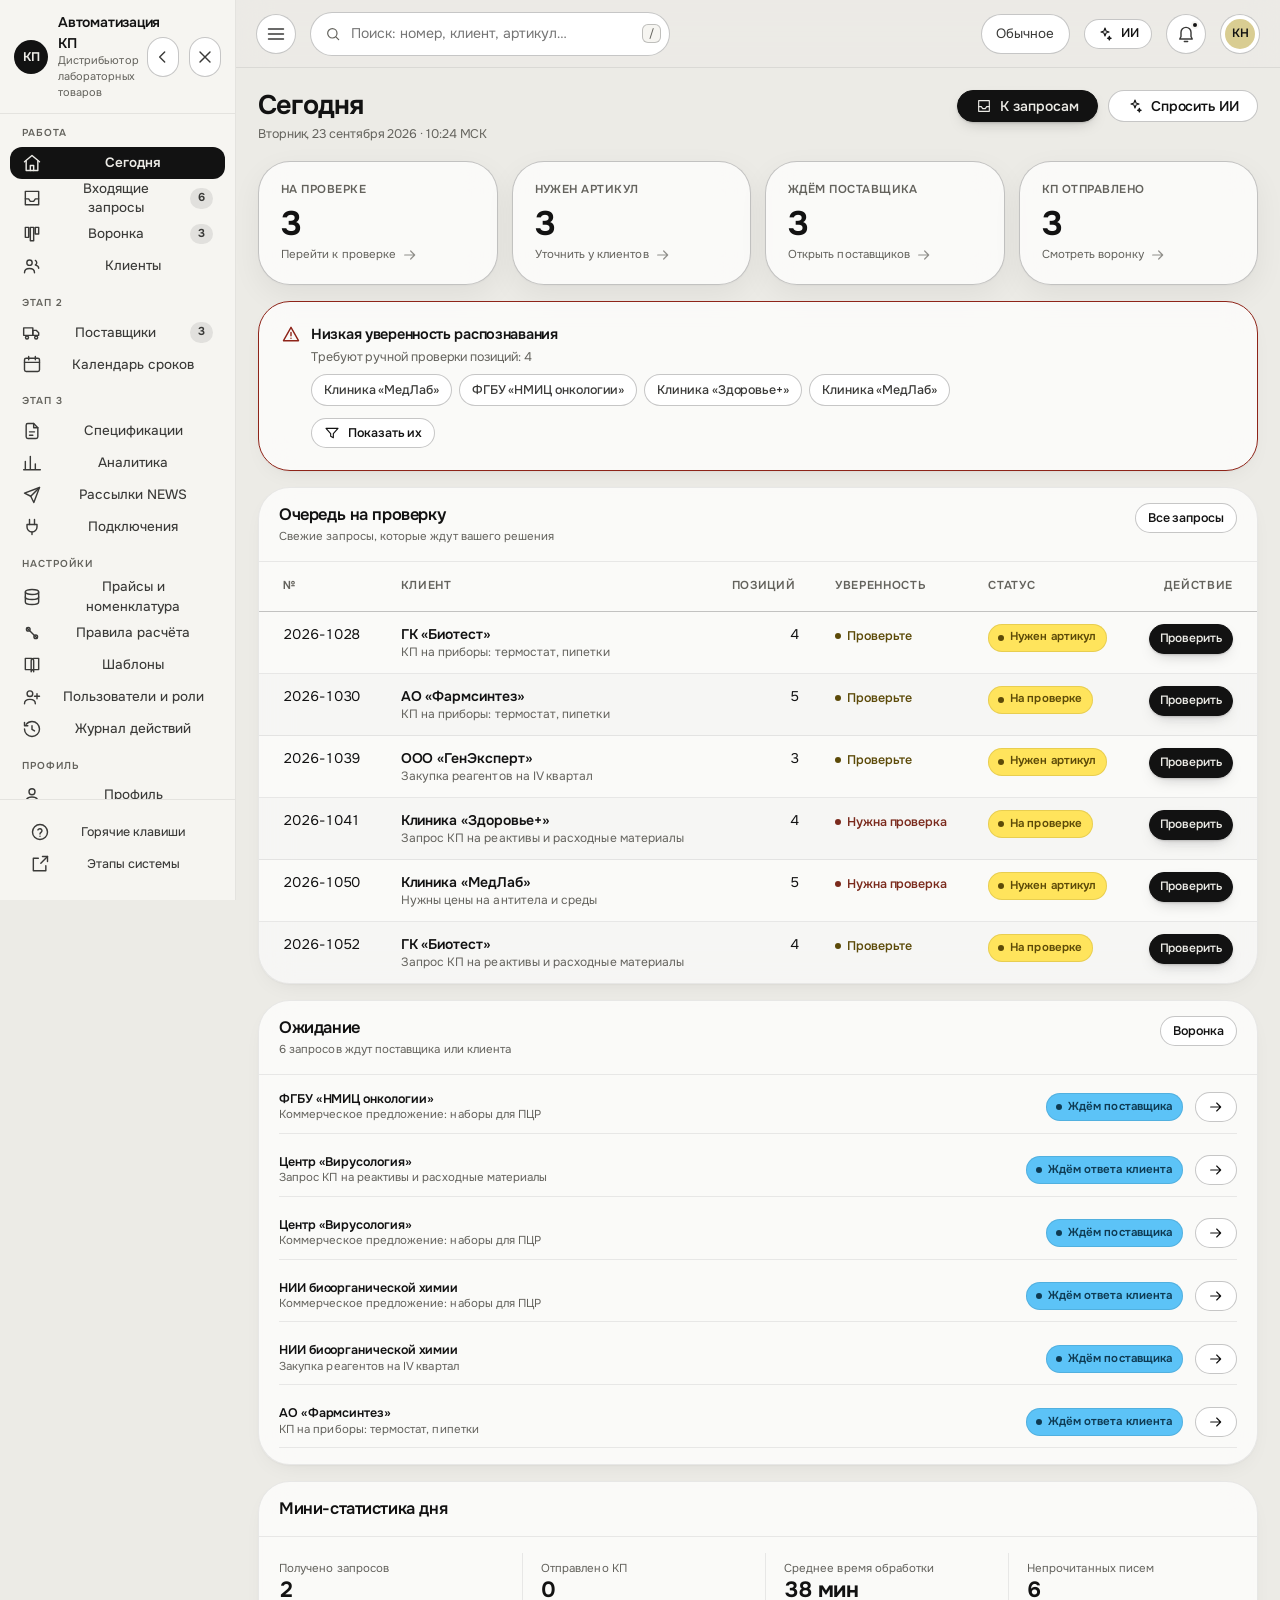
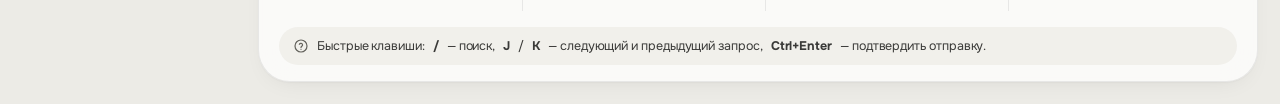
<file: prototype/app/stand-app.html>
<!DOCTYPE html>
<html lang="ru" data-theme="light">
<head>
<meta charset="utf-8">
<meta name="viewport" content="width=device-width, initial-scale=1, viewport-fit=cover">
<meta name="color-scheme" content="light dark">
<title>Автоматизация КП — система управления закупками и КП</title>
<meta name="description" content="Кликабельный прототип системы автоматизации коммерческих предложений: почта, распознавание артикулов, цены из прайсов, расчёт с пошлиной, КП в XLS, поставщики, спецификации, аналитика и рассылка.">
<link rel="preconnect" href="https://fonts.googleapis.com">
<link rel="preconnect" href="https://fonts.gstatic.com" crossorigin>
<link href="https://fonts.googleapis.com/css2?family=Onest:wght@400;500;600;700&display=swap" rel="stylesheet">
<link rel="stylesheet" href="styles.css">
<link rel="stylesheet" href="stand.css">
<link rel="stylesheet" href="premium.css">
</head>
<body>
<div id="app" class="app"></div>
<noscript><p style="padding:20px">Для прототипа нужен включённый JavaScript.</p></noscript>
<script src="data.js"></script>
<script src="ui.js"></script>
<script src="views1.js"></script>
<script src="views2.js"></script>
<script src="views3.js"></script>
<script src="actions.js"></script>
<script src="shell.js"></script>
</body>
</html>
</file>
<file: prototype/app/styles.css>
/* Дизайн-система по ТЗ, раздел 4. Тема по умолчанию светлая, тёмная — переключатель в профиле. */
:root{
  --accent:#B35A2A; --accent-ink:#FFFFFF; --accent-soft:rgba(179,90,42,.10);
  --bg:#F4F5F3; --surface:#FFFFFF; --surface-2:#FAFAF8; --surface-3:#F0F1EE;
  --sidebar:#23303A; --sidebar-ink:#E8EDF0; --sidebar-muted:#93A3AE;
  --ink:#1A2027; --ink-2:#4A5560; --muted:#7A858E;
  --line:#E2E5E2; --line-2:#CBD1CE;
  --warn:#B57B00; --warn-bg:#FDF3DC; --info:#1F6FB2; --info-bg:#E4EFFA;
  --ok:#2F7D43; --ok-bg:#E3F3E7; --bad:#C0392B; --bad-bg:#FBE9E7;
  --neutral:#6B757D; --neutral-bg:#EDEFF0;
  --r:8px; --r-sm:6px; --r-pill:999px;
  --sp:4px; --maxw:1600px;
  --shadow:0 1px 2px rgba(16,24,32,.06),0 8px 24px rgba(16,24,32,.06);
  --shadow-lg:0 12px 40px rgba(16,24,32,.16);
  --dur:160ms; --ease:cubic-bezier(.22,.61,.36,1);
  --side-w:248px;
}
[data-theme=dark]{
  --accent:#D9762F; --accent-soft:rgba(217,118,47,.16);
  --bg:#151A1F; --surface:#1D242B; --surface-2:#222A32; --surface-3:#273039;
  --sidebar:#10161B; --sidebar-ink:#E8EDF0; --sidebar-muted:#8494A0;
  --ink:#EDF1F3; --ink-2:#B4BEC6; --muted:#8A959D;
  --line:#2B343C; --line-2:#3A444D;
  --warn:#E0A82E; --warn-bg:rgba(224,168,46,.14); --info:#5BA3DE; --info-bg:rgba(91,163,222,.14);
  --ok:#5FBF7A; --ok-bg:rgba(95,191,122,.14); --bad:#E87364; --bad-bg:rgba(232,115,100,.14);
  --neutral:#95A0A8; --neutral-bg:rgba(149,160,168,.14);
  --shadow:0 1px 2px rgba(0,0,0,.4),0 8px 24px rgba(0,0,0,.3);
}
*{box-sizing:border-box;margin:0;padding:0}
html{-webkit-text-size-adjust:100%}
body{
  font-family:Inter,-apple-system,BlinkMacSystemFont,'Segoe UI',system-ui,sans-serif;
  background:var(--bg); color:var(--ink); font-size:15px; line-height:1.5;
  -webkit-font-smoothing:antialiased; overflow-x:hidden;
}
@media(max-width:640px){body{font-size:16px}}
a{color:inherit;text-decoration:none}
button,input,select,textarea{font:inherit;color:inherit}
button{background:none;border:0;cursor:pointer}
svg{display:block}
:focus-visible{outline:2px solid var(--accent);outline-offset:2px;border-radius:4px}
.sr{position:absolute;width:1px;height:1px;padding:0;margin:-1px;overflow:hidden;clip:rect(0 0 0 0);white-space:nowrap;border:0}
.ic{width:20px;height:20px;stroke:currentColor;fill:none;stroke-width:1.7;stroke-linecap:round;stroke-linejoin:round;flex:0 0 auto}
.ic-sm{width:16px;height:16px;stroke:currentColor;fill:none;stroke-width:1.8;stroke-linecap:round;stroke-linejoin:round;flex:0 0 auto}
.mono{font-variant-numeric:tabular-nums}
.muted{color:var(--muted)}.small{font-size:13px}.tiny{font-size:12px}
.nowrap{white-space:nowrap}.ellip{overflow:hidden;text-overflow:ellipsis;white-space:nowrap}
.grow{flex:1 1 auto;min-width:0}
.hide{display:none!important}
.row{display:flex;align-items:center;gap:10px}
.row-t{display:flex;align-items:flex-start;gap:10px}
.wrap{flex-wrap:wrap}
.col{display:flex;flex-direction:column;gap:10px}
.sp{justify-content:space-between}
.grid{display:grid;gap:12px}
.center{display:flex;align-items:center;justify-content:center}

/* ---------- buttons ---------- */
.btn{
  display:inline-flex;align-items:center;justify-content:center;gap:8px;
  min-height:40px;padding:0 14px;border-radius:var(--r-sm);
  border:1px solid var(--line-2);background:var(--surface);color:var(--ink);
  font-size:14px;font-weight:500;white-space:nowrap;
  transition:transform var(--dur) var(--ease),background var(--dur) var(--ease),border-color var(--dur) var(--ease),color var(--dur) var(--ease);
}
@media(max-width:640px){.btn{min-height:44px}}
.btn:hover{border-color:var(--accent);color:var(--accent)}
.btn:active{transform:scale(.975)}
.btn.primary{background:var(--accent);border-color:var(--accent);color:var(--accent-ink);font-weight:600}
.btn.primary:hover{filter:brightness(1.08);color:var(--accent-ink)}
.btn.dark{background:var(--sidebar);border-color:var(--sidebar);color:var(--sidebar-ink)}
.btn.dark:hover{filter:brightness(1.25);color:#fff}
.btn.ghost{border-color:transparent;background:transparent}
.btn.ghost:hover{background:var(--surface-3);border-color:transparent;color:var(--ink)}
.btn.danger{border-color:var(--bad);color:var(--bad)}
.btn.danger:hover{background:var(--bad-bg);border-color:var(--bad);color:var(--bad)}
.btn.sm{min-height:32px;padding:0 10px;font-size:13px}
@media(max-width:640px){.btn.sm{min-height:38px}}
.btn.icon{width:40px;padding:0;min-height:40px}
.btn.icon.sq{width:36px;min-height:36px}
.btn[disabled],.btn:disabled{opacity:.45;cursor:not-allowed;transform:none}
.btn[disabled]:hover{border-color:var(--line-2);color:var(--ink);filter:none}
.btn.primary[disabled]:hover{color:var(--accent-ink)}
.btn.wide{width:100%}

/* ---------- layout ---------- */
.app{display:flex;min-height:100vh}
.side{
  width:var(--side-w);flex:0 0 var(--side-w);background:var(--sidebar);color:var(--sidebar-ink);
  display:flex;flex-direction:column;position:sticky;top:0;height:100vh;
  transition:width var(--dur) var(--ease),transform 220ms var(--ease);z-index:40;
}
.side.collapsed{width:68px;flex-basis:68px}
.side.collapsed .lbl,.side.collapsed .side-sec,.side.collapsed .brand-txt{display:none}
.side.collapsed .nav-i{justify-content:center;padding:0}
.side.collapsed .side-top{justify-content:center}
.side.collapsed .side-foot{display:none}
.side-top{display:flex;align-items:center;gap:10px;padding:14px;min-height:60px;border-bottom:1px solid rgba(255,255,255,.08)}
.brand-mark{width:34px;height:34px;border-radius:var(--r-pill);background:var(--accent);color:#fff;
  display:flex;align-items:center;justify-content:center;font-weight:700;font-size:13px;flex:0 0 auto}
.brand-txt b{display:block;font-size:14px;font-weight:600;letter-spacing:-.01em}
.brand-txt span{display:block;font-size:11px;color:var(--sidebar-muted)}
.nav{flex:1 1 auto;overflow-y:auto;overflow-x:hidden;padding:10px 8px}
.side-sec{font-size:10.5px;letter-spacing:.09em;text-transform:uppercase;color:var(--sidebar-muted);padding:12px 10px 6px}
.nav-i{
  display:flex;align-items:center;gap:11px;width:100%;min-height:40px;padding:0 10px;
  border-radius:var(--r-sm);color:var(--sidebar-ink);font-size:14px;
  transition:background var(--dur) var(--ease),color var(--dur) var(--ease);
}
.nav-i:hover{background:rgba(255,255,255,.07)}
.nav-i.on{background:var(--accent);color:#fff;font-weight:600}
.nav-i .cnt{margin-left:auto;font-size:11.5px;font-weight:700;background:rgba(255,255,255,.16);
  border-radius:var(--r-pill);padding:1px 7px;min-width:20px;text-align:center}
.nav-i.on .cnt{background:rgba(0,0,0,.22)}
.side.collapsed .nav-i .cnt{position:absolute;top:4px;right:4px;font-size:9.5px;padding:0 4px}
.side.collapsed .nav-i{position:relative}
.side-foot{padding:12px;border-top:1px solid rgba(255,255,255,.08);font-size:11.5px;color:var(--sidebar-muted)}
.main{flex:1 1 auto;min-width:0;display:flex;flex-direction:column}
.top{
  position:sticky;top:0;z-index:30;background:var(--surface);border-bottom:1px solid var(--line);
  min-height:60px;display:flex;align-items:center;gap:10px;padding:8px 16px;
}
@media(max-width:640px){.top{padding:8px 12px;gap:8px}}
.content{flex:1 1 auto;padding:20px;max-width:var(--maxw);width:100%}
@media(max-width:640px){.content{padding:14px 12px calc(84px + env(safe-area-inset-bottom))}}
.h1{font-size:23px;font-weight:700;letter-spacing:-.022em;line-height:1.2}
@media(max-width:640px){.h1{font-size:20px}}
.h2{font-size:17px;font-weight:650;letter-spacing:-.015em}
.h3{font-size:15px;font-weight:650}
.crumb{font-size:12.5px;color:var(--muted)}
.page-head{display:flex;align-items:flex-start;gap:14px;flex-wrap:wrap;margin-bottom:18px}
.page-actions{margin-left:auto;display:flex;gap:8px;flex-wrap:wrap}

/* ---------- search ---------- */
.search{position:relative;flex:1 1 340px;min-width:0;max-width:560px}
.search input{
  width:100%;min-height:40px;padding:0 34px 0 38px;border-radius:var(--r-sm);
  border:1px solid var(--line-2);background:var(--surface-2);font-size:14px;
  transition:border-color var(--dur) var(--ease),background var(--dur) var(--ease);
}
@media(max-width:640px){.search input{min-height:44px}}
.search input:focus{outline:none;border-color:var(--accent);background:var(--surface);box-shadow:0 0 0 3px var(--accent-soft)}
.search .s-ic{position:absolute;left:11px;top:50%;transform:translateY(-50%);color:var(--muted);pointer-events:none}
.search .s-kbd{position:absolute;right:9px;top:50%;transform:translateY(-50%);font-size:11px;color:var(--muted);
  border:1px solid var(--line-2);border-radius:5px;padding:1px 6px;background:var(--surface)}
.search input:focus+.s-kbd,.search .s-kbd.gone{display:none}
.sres{
  position:absolute;top:calc(100% + 6px);left:0;right:0;background:var(--surface);
  border:1px solid var(--line-2);border-radius:var(--r);box-shadow:var(--shadow-lg);
  max-height:60vh;overflow-y:auto;padding:6px;z-index:50;
}
.sres-sec{font-size:11px;letter-spacing:.07em;text-transform:uppercase;color:var(--muted);padding:8px 10px 4px}
.sres-i{display:flex;align-items:center;gap:10px;width:100%;min-height:42px;padding:7px 10px;border-radius:var(--r-sm);text-align:left}
.sres-i:hover,.sres-i.cur{background:var(--surface-3)}
.sres-i.on-cursor{background:var(--accent-soft)}
.sres-i .t{font-size:14px}.sres-i .s{font-size:12px;color:var(--muted)}
.sres-empty{padding:18px 12px;text-align:center;color:var(--muted);font-size:13.5px}

/* ---------- icon button / badges ---------- */
.ibtn{position:relative;display:inline-flex;align-items:center;justify-content:center;
  width:40px;height:40px;border-radius:var(--r-sm);border:1px solid transparent;color:var(--ink-2)}
@media(max-width:640px){.ibtn{width:44px;height:44px}}
.ibtn:hover{background:var(--surface-3);color:var(--ink)}
.ibtn .dot{position:absolute;top:6px;right:6px;width:8px;height:8px;border-radius:50%;background:var(--accent);
  border:2px solid var(--surface)}
.badge{display:inline-flex;align-items:center;gap:6px;border-radius:var(--r-pill);
  padding:3px 10px;font-size:12px;font-weight:600;white-space:nowrap;border:1px solid transparent}
.badge .bd{width:7px;height:7px;border-radius:50%;background:currentColor;flex:0 0 auto}
.b-warn{background:var(--warn-bg);color:var(--warn)}
.b-info{background:var(--info-bg);color:var(--info)}
.b-ok{background:var(--ok-bg);color:var(--ok)}
.b-bad{background:var(--bad-bg);color:var(--bad)}
.b-neutral{background:var(--neutral-bg);color:var(--neutral)}
.chip{display:inline-flex;align-items:center;gap:6px;border:1px solid var(--line-2);background:var(--surface);
  border-radius:var(--r-pill);padding:4px 11px;font-size:12.5px;min-height:30px}
.chip:hover{border-color:var(--accent);color:var(--accent)}
.chip.on{background:var(--accent);border-color:var(--accent);color:var(--accent-ink);font-weight:600}
.chip.on:hover{color:var(--accent-ink)}
.conf{display:inline-flex;align-items:center;gap:6px;font-size:12px;font-weight:600;white-space:nowrap}
.conf .bd{width:7px;height:7px;border-radius:50%;background:currentColor}
.c-hi{color:var(--ok)}.c-mid{color:var(--warn)}.c-lo{color:var(--bad)}

/* ---------- cards ---------- */
.card{background:var(--surface);border:1px solid var(--line);border-radius:var(--r)}
.card.pad{padding:16px}
.card-h{display:flex;align-items:center;gap:10px;padding:13px 16px;border-bottom:1px solid var(--line)}
.card-b{padding:16px}
.stat{background:var(--surface);border:1px solid var(--line);border-radius:var(--r);padding:15px;
  display:flex;flex-direction:column;gap:6px;transition:border-color var(--dur) var(--ease),transform var(--dur) var(--ease)}
.stat.link{cursor:pointer}
.stat.link:hover{border-color:var(--accent);transform:translateY(-2px)}
.stat .k{font-size:12.5px;color:var(--muted)}
.stat .v{font-size:27px;font-weight:700;letter-spacing:-.03em;line-height:1.1}
.stat.warn .v{color:var(--warn)}.stat.bad .v{color:var(--bad)}.stat.ok .v{color:var(--ok)}.stat.info .v{color:var(--info)}

/* ---------- table ---------- */
.tw{background:var(--surface);border:1px solid var(--line);border-radius:var(--r);overflow:hidden}
.tscroll{overflow-x:auto}
table.tbl{width:100%;border-collapse:collapse;min-width:900px}
table.tbl th{
  text-align:left;font-size:12px;font-weight:700;letter-spacing:.01em;text-transform:none;
  color:var(--ink-2);background:var(--surface-2);padding:11px 12px;border-bottom:1px solid var(--line-2);
  white-space:nowrap;position:sticky;top:0;z-index:2;
}
table.tbl th svg{color:var(--muted);vertical-align:-2px;margin-right:2px}
table.tbl th.sortable:hover svg{color:var(--accent)}
table.tbl th.sortable{cursor:pointer;user-select:none}
table.tbl th.sortable:hover{color:var(--ink)}
table.tbl th .ar{opacity:.35;font-size:10px;margin-left:4px}
table.tbl th.on .ar{opacity:1;color:var(--accent)}
table.tbl td{padding:10px 12px;border-bottom:1px solid var(--line);vertical-align:middle;font-size:14px}
table.tbl tbody tr:last-child td{border-bottom:0}
table.tbl tbody tr:hover{background:var(--surface-2)}
table.tbl tbody tr.sel{background:var(--accent-soft)}
table.tbl td.num{text-align:right;font-variant-numeric:tabular-nums;white-space:nowrap}
table.tbl td.money{text-align:right;font-variant-numeric:tabular-nums;white-space:nowrap;font-weight:600}
table.tbl th.num,table.tbl th.money{text-align:right}
table.tbl th.act,table.tbl td.act{width:1%}
table.tbl td .cell-sel{min-width:132px}
table.tbl td .cell-sel.badge-sel{font-weight:600}
table.tbl.sub{border-top:1px solid var(--line)}
table.tbl.sub td{border-bottom:1px solid var(--line)}
table.tbl td.act{width:1%;white-space:nowrap}
table.tbl tr.low td{background:var(--bad-bg)}
table.tbl tr.low:hover td{background:var(--bad-bg);filter:brightness(.98)}

/* ---------- editable cells ---------- */
.cell-in{
  width:100%;min-height:34px;padding:5px 8px;border:1px solid transparent;border-radius:var(--r-sm);
  background:transparent;font-size:13.5px;
}
.cell-in:hover{border-color:var(--line-2);background:var(--surface)}
.cell-in:focus{outline:none;border-color:var(--accent);background:var(--surface);box-shadow:0 0 0 3px var(--accent-soft)}
.cell-sel{width:100%;min-height:34px;padding:5px 6px;border:1px solid transparent;border-radius:var(--r-sm);
  background:transparent;font-size:13.5px}
.cell-sel:hover{border-color:var(--line-2)}
.cell-sel:focus{outline:none;border-color:var(--accent);background:var(--surface)}
td.edit{min-width:110px}
.save-flag{font-size:11.5px;color:var(--ok);display:inline-flex;align-items:center;gap:4px}
/* ---- улучшения таблицы запросов и ИИ-редактора письма ---- */
.hit{background:var(--accent-soft);color:var(--accent);border-radius:3px;padding:0 2px;font-weight:700}
.lnk{font:inherit;color:var(--accent);font-weight:700;text-decoration:underline;text-underline-offset:2px;cursor:pointer}
.lnk:hover{opacity:.8}
tr.exp{background:var(--accent-soft)}
tr.exp>td{border-bottom-color:transparent}
/* переключатель состояний экрана для демонстрации */
.state-sel{min-height:34px;padding:4px 8px;border:1px solid var(--line);border-radius:var(--r-pill);
  background:var(--surface-2);color:var(--ink-2);font-size:13px;cursor:pointer}
.state-sel:hover{border-color:var(--line-2)}
@media(max-width:860px){.state-sel{display:none}}
.gsearch{display:flex;align-items:center;gap:6px;min-height:36px;padding:0 10px;background:var(--surface-2);
  border:1px solid var(--line);border-radius:var(--r-pill);min-width:min(340px,100%);color:var(--muted)}
.gsearch input{flex:1;border:0;background:transparent;outline:none;min-width:90px;font-size:14px}
.gsearch input::-webkit-search-cancel-button{display:none}
.gsearch:focus-within{border-color:var(--accent);background:var(--surface)}
.subwrap{padding:12px 14px 14px;background:var(--surface-2);border-left:2px solid var(--accent)}
.tbl.sub{min-width:0;width:100%;background:var(--surface)}
.tbl.sub td.edit{min-width:88px}
.tbl.sub th{background:var(--surface-3);font-size:11.5px;text-transform:none}
.tbl.sub td{font-size:13px}
.diff{border:1px solid var(--line);border-radius:var(--r);overflow:hidden;font-size:13px}
.diff .d-h{padding:7px 11px;background:var(--surface-3);font-weight:600;font-size:12px;color:var(--ink-2)}
.diff pre{margin:0;padding:11px;white-space:pre-wrap;word-break:break-word;max-height:300px;overflow:auto;line-height:1.55}
.diff del{background:var(--bad-bg);color:var(--bad);text-decoration:line-through}
.diff ins{background:var(--ok-bg);color:var(--ok);text-decoration:none}
.diff+.diff{margin-top:10px}
@media(max-width:860px){.gsearch{min-width:100%}.hide-sm{display:none}}
@media(max-width:640px){.subwrap{padding:10px}.diff pre{max-height:220px}}


/* ---------- toolbar / filters ---------- */
.toolbar{display:flex;align-items:center;gap:8px;flex-wrap:wrap;padding:12px;border-bottom:1px solid var(--line);background:var(--surface)}
.filters{display:flex;gap:8px;flex-wrap:wrap;align-items:center}
.sel{
  min-height:38px;padding:0 30px 0 10px;border:1px solid var(--line-2);border-radius:var(--r-sm);
  background:var(--surface) url("data:image/svg+xml,%3Csvg xmlns='http://www.w3.org/2000/svg' width='14' height='14' viewBox='0 0 24 24' fill='none' stroke='%237A858E' stroke-width='2' stroke-linecap='round'%3E%3Cpath d='M6 9l6 6 6-6'/%3E%3C/svg%3E") no-repeat right 9px center;
  font-size:13.5px;appearance:none;
}
@media(max-width:640px){.sel{min-height:44px;flex:1 1 auto}}
.sel:focus{outline:none;border-color:var(--accent);box-shadow:0 0 0 3px var(--accent-soft)}
.sheet-btn{display:none}
@media(max-width:860px){
  .filters.desk{display:none}
  .sheet-btn{display:inline-flex}
}
.pager{display:flex;align-items:center;gap:8px;justify-content:space-between;padding:11px 14px;border-top:1px solid var(--line);flex-wrap:wrap}
.pg-btns{display:flex;gap:4px}
.pg{min-width:34px;height:34px;border-radius:var(--r-sm);border:1px solid var(--line-2);background:var(--surface);font-size:13px}
.pg:hover{border-color:var(--accent);color:var(--accent)}
.pg.on{background:var(--accent);border-color:var(--accent);color:var(--accent-ink);font-weight:600}
.pg[disabled]{opacity:.4;cursor:not-allowed}

/* ---------- mobile cards for tables ---------- */
.mcards{display:none}
@media(max-width:860px){
  .tscroll.desk{display:none}
  .mcards{display:block;padding:10px;display:flex;flex-direction:column;gap:9px}
  .mcard{background:var(--surface);border:1px solid var(--line);border-radius:var(--r);padding:13px;text-align:left;width:100%}
  .mcard:active{transform:scale(.99)}
  .mcard .mc-top{display:flex;align-items:flex-start;gap:10px;justify-content:space-between}
  .mcard .mc-t{font-size:14.5px;font-weight:600;line-height:1.3}
  .mcard .mc-s{font-size:13px;color:var(--muted);margin-top:3px}
  .mcard .mc-row{display:flex;gap:14px;margin-top:10px;flex-wrap:wrap;font-size:11.5px;color:var(--muted)}
  .mcard .mc-row b{display:block;font-size:14px;color:var(--ink);font-weight:650}
}

/* ---------- overlays ---------- */
.scrim{position:fixed;inset:0;background:rgba(16,24,32,.5);z-index:60;opacity:0;pointer-events:none;transition:opacity var(--dur) var(--ease)}
.scrim.on{opacity:1;pointer-events:auto}
.dlg{position:fixed;z-index:70;left:50%;top:50%;transform:translate(-50%,-50%) scale(.97);
  width:min(680px,calc(100vw - 24px));max-height:86vh;overflow:hidden;display:flex;flex-direction:column;
  background:var(--surface);border:1px solid var(--line-2);border-radius:var(--r);box-shadow:var(--shadow-lg);
  opacity:0;pointer-events:none;transition:opacity var(--dur) var(--ease),transform var(--dur) var(--ease)}
.dlg.on{opacity:1;transform:translate(-50%,-50%) scale(1);pointer-events:auto}
.dlg.wide{width:min(940px,calc(100vw - 24px))}
.dlg.narrow{width:min(460px,calc(100vw - 24px))}
.dlg-h{display:flex;align-items:center;gap:12px;padding:14px 16px;border-bottom:1px solid var(--line)}
.dlg-b{padding:16px;overflow-y:auto;flex:1 1 auto}
.dlg-f{display:flex;gap:8px;justify-content:flex-end;padding:12px 16px;border-top:1px solid var(--line);flex-wrap:wrap}
@media(max-width:640px){
  .dlg{width:100vw;max-width:none;left:0;top:auto;bottom:0;transform:translateY(100%);
    border-radius:var(--r) var(--r) 0 0;max-height:92vh}
  .dlg.on{transform:translateY(0)}
  .dlg-f{position:sticky;bottom:0;background:var(--surface);padding-bottom:calc(12px + env(safe-area-inset-bottom))}
}
.sheet{position:fixed;z-index:70;left:0;right:0;bottom:0;background:var(--surface);
  border-radius:var(--r) var(--r) 0 0;box-shadow:var(--shadow-lg);transform:translateY(100%);
  transition:transform 220ms var(--ease);max-height:88vh;display:flex;flex-direction:column;padding-bottom:env(safe-area-inset-bottom)}
.sheet.on{transform:translateY(0)}
@media(min-width:861px){.sheet{left:auto;right:16px;bottom:16px;width:420px;border-radius:var(--r);transform:translateY(120%)}}
.sheet-h{display:flex;align-items:center;gap:12px;padding:14px 16px;border-bottom:1px solid var(--line)}
.sheet-h .grab{width:38px;height:4px;border-radius:var(--r-pill);background:var(--line-2);margin:0 auto}
.sheet-b{padding:14px 16px;overflow-y:auto;flex:1 1 auto}
.sheet-f{padding:12px 16px;border-top:1px solid var(--line);display:flex;gap:8px}

/* panel (notifications, profile) */
.panel{position:fixed;z-index:70;top:56px;right:12px;width:min(400px,calc(100vw - 24px));
  background:var(--surface);border:1px solid var(--line-2);border-radius:var(--r);box-shadow:var(--shadow-lg);
  opacity:0;pointer-events:none;transform:translateY(-6px);transition:opacity var(--dur) var(--ease),transform var(--dur) var(--ease);
  max-height:80vh;display:flex;flex-direction:column;overflow:hidden}
.panel.on{opacity:1;pointer-events:auto;transform:translateY(0)}
.panel-h{padding:13px 15px;border-bottom:1px solid var(--line);display:flex;align-items:center;gap:10px}
.panel-b{overflow-y:auto;padding:6px}
.noti{display:flex;gap:11px;width:100%;text-align:left;padding:11px;border-radius:var(--r-sm)}
.noti:hover{background:var(--surface-3)}
.noti .ni{width:32px;height:32px;border-radius:var(--r-pill);display:flex;align-items:center;justify-content:center;flex:0 0 auto}
.noti .nt{font-size:13.5px;font-weight:600;line-height:1.35}
.noti .nd{font-size:12px;color:var(--muted);margin-top:2px}
.prof-i{display:flex;gap:11px;align-items:center;width:100%;padding:11px;border-radius:var(--r-sm);text-align:left;min-height:44px}
.prof-i:hover{background:var(--surface-3)}
.prof-i .pi-t{font-size:14px;font-weight:500}.prof-i .pi-s{font-size:12px;color:var(--muted)}
.ava{width:34px;height:34px;border-radius:var(--r-pill);background:var(--accent);color:#fff;
  display:flex;align-items:center;justify-content:center;font-weight:700;font-size:13px;flex:0 0 auto}

/* toast */
.toasts{position:fixed;z-index:90;bottom:16px;left:16px;display:flex;flex-direction:column;gap:8px;max-width:min(400px,calc(100vw - 32px))}
@media(max-width:640px){.toasts{bottom:calc(76px + env(safe-area-inset-bottom));left:12px;right:12px;max-width:none}}
.toast{background:var(--sidebar);color:var(--sidebar-ink);border-radius:var(--r);padding:12px 14px;
  box-shadow:var(--shadow-lg);display:flex;align-items:center;gap:10px;font-size:13.5px;
  animation:tin 220ms var(--ease)}
@keyframes tin{from{opacity:0;transform:translateY(8px)}}
.toast .tact{margin-left:auto;color:var(--accent);font-weight:600;font-size:13px;white-space:nowrap;min-height:30px;padding:0 8px}
[data-theme=dark] .toast{background:#0B1014;border:1px solid var(--line-2)}

/* ---------- states ---------- */
.sk{background:linear-gradient(90deg,var(--surface-3) 25%,var(--surface-2) 37%,var(--surface-3) 63%);
  background-size:400% 100%;animation:sh 1.4s ease infinite;border-radius:var(--r-sm)}
@keyframes sh{0%{background-position:100% 0}100%{background-position:0 0}}
.sk-row{height:38px;margin-bottom:8px}
.empty{display:flex;flex-direction:column;align-items:center;gap:12px;padding:52px 22px;text-align:center}
.empty .ei{width:52px;height:52px;border-radius:var(--r-pill);background:var(--surface-3);color:var(--muted);
  display:flex;align-items:center;justify-content:center}
.empty h3{font-size:16px;font-weight:650}
.empty p{font-size:13.5px;color:var(--muted);max-width:44ch}
.err-state{display:flex;flex-direction:column;align-items:center;gap:12px;padding:44px 22px;text-align:center}
.err-state .ei{width:52px;height:52px;border-radius:var(--r-pill);background:var(--bad-bg);color:var(--bad);
  display:flex;align-items:center;justify-content:center}

/* ---------- kanban ---------- */
.kan{display:flex;gap:12px;overflow-x:auto;padding-bottom:10px;align-items:flex-start}
.kcol{flex:0 0 268px;background:var(--surface-2);border:1px solid var(--line);border-radius:var(--r);display:flex;flex-direction:column;max-height:calc(100vh - 220px)}
.kcol.over{border-color:var(--accent);background:var(--accent-soft)}
.kcol.late{border-color:var(--bad)}
.kcol-h{padding:11px 13px;border-bottom:1px solid var(--line);display:flex;align-items:center;gap:8px;position:sticky;top:0;background:var(--surface-2);border-radius:var(--r) var(--r) 0 0;z-index:2}
.kcol-h .kc-n{font-size:13.5px;font-weight:650}
.kcol-b{overflow-y:auto;padding:9px;display:flex;flex-direction:column;gap:8px;min-height:70px}
.kcard{background:var(--surface);border:1px solid var(--line);border-radius:var(--r-sm);padding:11px;cursor:grab;text-align:left;width:100%}
.kcard:hover{border-color:var(--accent)}
.kcard.drag{opacity:.45}
.kcard .kc-c{font-size:13.5px;font-weight:600;line-height:1.3}
.kcard .kc-m{font-size:11.5px;color:var(--muted);margin-top:5px;display:flex;gap:9px;flex-wrap:wrap}
@media(max-width:860px){
  .kan{display:none}
  .kstatus-chips{display:flex;overflow-x:auto;gap:6px;padding-bottom:10px}
}
@media(min-width:861px){.kstatus-chips{display:none}}

/* ---------- email viewer ---------- */
.mail{background:var(--surface-2);border:1px solid var(--line);border-radius:var(--r);overflow:hidden}
.mail-h{padding:12px 14px;border-bottom:1px solid var(--line);background:var(--surface)}
.mail-meta{font-size:12.5px;color:var(--muted);display:flex;gap:8px;flex-wrap:wrap}
.mail-body{padding:14px;font-size:14px;line-height:1.65;white-space:pre-wrap;word-break:break-word}
.mail-body mark{background:var(--accent-soft);color:inherit;border-radius:3px;padding:0 3px;box-shadow:inset 0 -2px 0 var(--accent)}
.att{display:flex;align-items:center;gap:9px;padding:8px 10px;border:1px solid var(--line);border-radius:var(--r-sm);background:var(--surface);margin-top:7px}
.att:hover{border-color:var(--accent)}
.blocked-img{display:flex;align-items:center;gap:9px;padding:9px 11px;border:1px dashed var(--line-2);border-radius:var(--r-sm);font-size:12.5px;color:var(--muted);margin-top:8px;background:var(--surface)}

/* ---------- tabs / segmented ---------- */
.tabs{display:flex;gap:3px;border-bottom:1px solid var(--line);overflow-x:auto}
.tab{padding:10px 14px;font-size:13.5px;font-weight:500;color:var(--muted);border-bottom:2px solid transparent;white-space:nowrap;min-height:42px}
.tab:hover{color:var(--ink)}
.tab.on{color:var(--accent);border-bottom-color:var(--accent);font-weight:650}
.seg{display:inline-flex;border:1px solid var(--line-2);border-radius:var(--r-sm);overflow:hidden;background:var(--surface)}
.seg button{padding:0 12px;min-height:38px;font-size:13.5px;color:var(--ink-2)}
.seg button:hover{background:var(--surface-3)}
.seg button.on{background:var(--accent);color:var(--accent-ink);font-weight:600}
@media(max-width:640px){.seg button{min-height:44px}}

/* ---------- forms ---------- */
.field{display:flex;flex-direction:column;gap:6px;margin-bottom:13px}
.field label{font-size:12.5px;font-weight:600;color:var(--ink-2)}
.inp{width:100%;min-height:40px;padding:8px 11px;border:1px solid var(--line-2);border-radius:var(--r-sm);
  background:var(--surface);font-size:14px}
@media(max-width:640px){.inp{min-height:44px}}
.inp:focus{outline:none;border-color:var(--accent);box-shadow:0 0 0 3px var(--accent-soft)}
.inp.err{border-color:var(--bad)}
textarea.inp{min-height:110px;resize:vertical;line-height:1.55}
.ferr{font-size:12.5px;color:var(--bad)}
.fhint{font-size:12px;color:var(--muted)}
.switch{display:inline-flex;align-items:center;gap:9px;cursor:pointer;min-height:40px}
.switch input{position:absolute;opacity:0;width:0;height:0}
.switch .tr{width:40px;height:23px;border-radius:var(--r-pill);background:var(--line-2);position:relative;transition:background var(--dur) var(--ease);flex:0 0 auto}
.switch .tr:after{content:"";position:absolute;top:2.5px;left:2.5px;width:18px;height:18px;border-radius:50%;background:#fff;transition:transform var(--dur) var(--ease);box-shadow:0 1px 3px rgba(0,0,0,.25)}
.switch input:checked+.tr{background:var(--accent)}
.switch input:checked+.tr:after{transform:translateX(17px)}
.switch input:focus-visible+.tr{outline:2px solid var(--accent);outline-offset:2px}
.radio-list{display:flex;flex-direction:column;gap:7px}
.radio-i{display:flex;align-items:center;gap:10px;padding:10px 12px;border:1px solid var(--line-2);border-radius:var(--r-sm);cursor:pointer;min-height:44px}
.radio-i:hover{border-color:var(--accent)}
.radio-i.on{border-color:var(--accent);background:var(--accent-soft)}
.radio-i input{accent-color:var(--accent);width:17px;height:17px}

/* ---------- ai ---------- */
.ai-bar{display:flex;align-items:center;gap:8px;flex-wrap:wrap;padding:10px 12px;background:var(--accent-soft);
  border:1px solid var(--accent);border-radius:var(--r-sm);margin-bottom:12px}
.ai-bar .ai-t{font-size:13px;font-weight:600;color:var(--accent)}
.ai-out{border:1px solid var(--line-2);border-radius:var(--r-sm);background:var(--surface-2);padding:12px;
  font-size:13.5px;line-height:1.6;max-height:300px;overflow-y:auto;white-space:pre-wrap}
.ai-chips{display:flex;gap:6px;flex-wrap:wrap}
.ai-log{display:flex;flex-direction:column;gap:9px;max-height:44vh;overflow-y:auto;padding:4px}
.ai-msg{max-width:88%;padding:9px 12px;border-radius:var(--r);font-size:13.5px;line-height:1.55;white-space:pre-wrap}
.ai-msg.me{align-self:flex-end;background:var(--accent);color:var(--accent-ink);border-bottom-right-radius:4px}
.ai-msg.bot{align-self:flex-start;background:var(--surface-3);border-bottom-left-radius:4px}
.ai-msg.sys{align-self:center;font-size:12px;color:var(--muted);background:transparent;max-width:100%;text-align:center}

/* ---------- misc ---------- */
.kv{display:grid;grid-template-columns:auto 1fr;gap:7px 14px;font-size:13.5px}
.kv dt{color:var(--muted)}.kv dd{font-weight:500}
.prog{height:7px;border-radius:var(--r-pill);background:var(--surface-3);overflow:hidden}
.prog i{display:block;height:100%;background:var(--accent);border-radius:var(--r-pill);transition:width 500ms var(--ease)}
.timeline{display:flex;flex-direction:column;gap:0}
.tl-i{display:flex;gap:11px;padding:9px 0;border-bottom:1px solid var(--line)}
.tl-i:last-child{border-bottom:0}
.tl-d{width:9px;height:9px;border-radius:50%;background:var(--line-2);margin-top:6px;flex:0 0 auto}
.tl-d.sys{background:var(--info)}.tl-d.me{background:var(--accent)}
.tl-t{font-size:13.5px;font-weight:500}.tl-s{font-size:12px;color:var(--muted)}
.mini-bar{display:flex;align-items:flex-end;gap:5px;height:120px;padding:10px 0}
.mini-bar i{flex:1 1 auto;background:var(--accent);border-radius:3px 3px 0 0;min-height:3px;opacity:.85;transition:opacity var(--dur) var(--ease)}
.mini-bar i:hover{opacity:1}
.legend{display:flex;gap:12px;flex-wrap:wrap;font-size:12px;color:var(--muted)}
.legend span{display:inline-flex;align-items:center;gap:6px}
.legend i{width:10px;height:10px;border-radius:3px;display:block}
.tabbar{display:none}
@media(max-width:860px){
  .side{position:fixed;left:0;top:0;bottom:0;transform:translateX(-100%);width:280px;flex-basis:280px}
  .side.open{transform:translateX(0);box-shadow:var(--shadow-lg)}
  .side.collapsed{width:280px;flex-basis:280px}
  .side.collapsed .lbl,.side.collapsed .side-sec,.side.collapsed .brand-txt{display:block}
  .side.collapsed .nav-i{justify-content:flex-start;padding:0 10px}
  .side.collapsed .side-foot{display:block}
  .collapser{display:none}
  .tabbar{display:flex;position:fixed;left:0;right:0;bottom:0;z-index:50;background:var(--surface);
    border-top:1px solid var(--line);padding-bottom:env(safe-area-inset-bottom)}
  .tb{flex:1 1 0;display:flex;flex-direction:column;align-items:center;justify-content:center;gap:2px;
    min-height:58px;font-size:10.5px;color:var(--muted);padding:4px 2px;text-align:center}
  .tb.on{color:var(--accent);font-weight:650}
  .tb .badge-n{position:absolute;margin-left:22px;margin-top:-18px;background:var(--accent);color:#fff;
    font-size:9.5px;font-weight:700;border-radius:var(--r-pill);padding:0 5px;min-width:16px;text-align:center}
}
.rv{opacity:0;transform:translateY(12px);transition:opacity 420ms var(--ease),transform 420ms var(--ease)}
.rv.in{opacity:1;transform:none}
@media(prefers-reduced-motion:reduce){.rv{opacity:1;transform:none;transition:none}*{animation:none!important;transition:none!important}}
@media print{.side,.top,.tabbar,.page-actions{display:none}.content{padding:0}}

/* ---- статус-таблетки в таблице ---- */
table.tbl select.badge-sel{
  border:1px solid var(--line-2);border-radius:var(--r-pill);
  padding:4px 8px;min-height:30px;font-size:12.5px;font-weight:700;
  background:var(--surface-2);color:var(--ink-2);cursor:pointer;
  background-image:none;-webkit-appearance:none;appearance:none;
  padding-right:22px;
  background-repeat:no-repeat;background-position:right 7px center;
  background-size:9px 9px;
  background-image:url("data:image/svg+xml;charset=utf-8,%3Csvg xmlns='http://www.w3.org/2000/svg' viewBox='0 0 24 24' fill='none' stroke='%23888' stroke-width='2.4' stroke-linecap='round' stroke-linejoin='round'%3E%3Cpath d='m6 9 6 6 6-6'/%3E%3C/svg%3E");
}
table.tbl select.badge-sel:hover{border-color:var(--accent);color:var(--ink)}
table.tbl select.badge-sel:focus{outline:none;border-color:var(--accent);box-shadow:0 0 0 3px var(--accent-soft)}
table.tbl select.badge-sel.st-warn{background-color:var(--warn-bg);color:var(--warn);border-color:transparent}
table.tbl select.badge-sel.st-info{background-color:var(--info-bg);color:var(--info);border-color:transparent}
table.tbl select.badge-sel.st-ok{background-color:var(--ok-bg);color:var(--ok);border-color:transparent}
table.tbl select.badge-sel.st-bad{background-color:var(--bad-bg);color:var(--bad);border-color:transparent}
table.tbl select.badge-sel.st-neutral{background-color:var(--neutral-bg);color:var(--neutral);border-color:transparent}
table.tbl td.money span.muted{color:var(--muted);font-weight:400}
table.tbl tbody tr td{padding-top:12px;padding-bottom:12px}
table.tbl tr.subrow>td{padding:0}

table.tbl select.badge-sel.st-warn:hover,table.tbl select.badge-sel.st-info:hover,
table.tbl select.badge-sel.st-ok:hover,table.tbl select.badge-sel.st-bad:hover,
table.tbl select.badge-sel.st-neutral:hover{filter:brightness(.97);border-color:transparent}
</file>
<file: prototype/app/stand.css>
/* Доработки оболочки стенда */
.hide-sm{display:inline-flex}
@media(max-width:640px){.hide-sm{display:none}}
.side-x{display:none}
@media(max-width:860px){.side-x{display:inline-flex}}
.no-auth .side,.no-auth .tabbar,.no-auth #side{display:none}
.no-auth .top .search,.no-auth .top .ibtn{display:none}
.no-auth .top{min-height:0;padding:0;border:0;background:transparent}
.no-auth .content{padding-top:0}
.no-auth .side-foot{display:none}
.side-foot .nav-i{font-size:12.5px;min-height:36px}
.kv dt{color:var(--muted);font-size:12.5px}
.kv dd{font-size:13.5px;font-weight:600}
.ai-msg{max-width:92%;padding:10px 12px;border-radius:var(--r);font-size:13.5px;white-space:pre-wrap;margin-bottom:8px;line-height:1.45}
.ai-msg.me{margin-left:auto;background:var(--accent);color:var(--accent-ink)}
.ai-msg.bot{background:var(--surface-3);border:1px solid var(--line)}
.ai-log{max-height:44vh;overflow-y:auto;padding:4px;display:flex;flex-direction:column}
.ai-chips{display:flex;flex-wrap:wrap;gap:6px}
.ai-bar{display:flex;align-items:center;gap:6px;flex-wrap:wrap;background:var(--surface-2);border:1px solid var(--line);border-radius:var(--r-sm);padding:7px 9px;margin-bottom:10px}
.ai-t{display:inline-flex;align-items:center;gap:5px;font-size:12px;font-weight:600;color:var(--accent);margin-right:4px}
.ai-out{background:var(--surface-2);border:1px solid var(--line);border-radius:var(--r);padding:11px;font-size:13.5px;white-space:pre-wrap;line-height:1.5}
.fhint{display:flex;gap:7px;align-items:flex-start;font-size:12.5px;color:var(--muted);line-height:1.45}
.chip{display:inline-flex;align-items:center;gap:6px;min-height:30px;padding:0 10px;border:1px solid var(--line-2);border-radius:var(--r-pill);font-size:12.5px;background:var(--surface)}
.chip:hover,.chip.on{border-color:var(--accent);color:var(--accent);background:var(--accent-soft)}
.radio-list{display:flex;flex-direction:column;gap:6px}
.radio-i{display:flex;align-items:center;gap:10px;padding:10px;border:1px solid var(--line);border-radius:var(--r-sm);cursor:pointer}
.radio-i.on{border-color:var(--accent);background:var(--accent-soft)}
.switch{display:flex;align-items:center;gap:9px;cursor:pointer}
.switch input{appearance:none;width:40px;height:22px;border-radius:var(--r-pill);background:var(--line-2);position:relative;transition:background var(--dur) var(--ease);flex:0 0 auto}
.switch input:checked{background:var(--accent)}
.switch input::after{content:'';position:absolute;top:3px;left:3px;width:16px;height:16px;border-radius:50%;background:#fff;transition:transform var(--dur) var(--ease)}
.switch input:checked::after{transform:translateX(18px)}
.seg{display:inline-flex;border:1px solid var(--line-2);border-radius:var(--r-sm);overflow:hidden}
.seg button{padding:0 14px;min-height:38px;font-size:13px}
.seg button.on{background:var(--accent);color:var(--accent-ink);font-weight:600}
.stat{display:flex;flex-direction:column;gap:3px;background:var(--surface);border:1px solid var(--line);border-radius:var(--r);padding:14px;text-align:left}
.stat .k{font-size:12.5px;color:var(--muted)}
.stat .v{font-size:26px;font-weight:700;letter-spacing:-.02em}
.stat.link{cursor:pointer;transition:border-color var(--dur) var(--ease)}
.stat.link:hover{border-color:var(--accent)}
.stat.warn .v{color:var(--warn)}.stat.bad .v{color:var(--bad)}.stat.ok .v{color:var(--ok)}.stat.info .v{color:var(--info)}
.card{background:var(--surface);border:1px solid var(--line);border-radius:var(--r);overflow:hidden}
.card.pad{padding:16px}
.card-h{display:flex;align-items:flex-start;gap:10px;padding:14px 16px;border-bottom:1px solid var(--line)}
.card-b{padding:14px 16px}
.empty,.err-state{display:flex;flex-direction:column;align-items:center;gap:8px;text-align:center;padding:34px 18px;color:var(--muted)}
.empty .ei,.err-state .ei{color:var(--line-2)}
.mail{background:var(--surface);border:1px solid var(--line);border-radius:var(--r);overflow:hidden}
.mail-h{padding:14px 16px;border-bottom:1px solid var(--line)}
.mail-meta{display:flex;gap:8px;align-items:center;font-size:12.5px;color:var(--muted);flex-wrap:wrap}
.mail-body{padding:16px;font-size:14px;white-space:pre-wrap;line-height:1.6}
mark{background:var(--accent-soft);color:inherit;border-radius:3px;padding:0 2px;cursor:pointer}
</file>
<file: prototype/app/premium.css>
/* ============================================================================
   premium.css — премиальная тема стенда «Автоматизация КП».
   Переносит дизайн-язык стендов Э1–Э3 (первый прототип) на единый стенд:
   тёплый нейтральный фон, стеклянные карточки, пастельные акценты,
   шрифт Onest, крупные радиусы, пилюли. Подключается после styles.css.
   Функциональность и разметка не меняются — только визуальный слой.
   ========================================================================== */

/* ---------- 1. Токены ---------- */
:root{
  --bg:#ECEBE6; --surface:#F6F5F1; --surface-2:#F1F0EB; --surface-3:#E9E8E2;
  --card:rgba(255,255,255,.72); --card-solid:#fff;
  --side-w:264px; --side-w-collapsed:76px;

  --ink:#121212; --ink-2:#3A3A38; --muted:#63625C;

  --line:rgba(18,18,18,.08); --line-2:rgba(18,18,18,.16); --line-strong:rgba(18,18,18,.24);

  /* акцент = чернильный (доминирующий), пастель — для статусов и метрик */
  --accent:#121212; --accent-ink:#FFFFFF; --accent-soft:rgba(18,18,18,.06);

  --yellow:#FFE45C; --sky:#5CC3F7; --sand:#D9CD92; --orchid:#E47EE8; --mint:#9FE3B5; --coral:#FF8A7A;
  /* текст/иконки на пастельных плашках — всегда тёмный, независимо от темы */
  --on-pastel:#121212; --on-accent:#FFFFFF;

  /* семантика: глубокий насыщенный тон для текста/иконок + пастель для фона */
  --ok:#1F6B43;   --ok-bg:#9FE3B5;
  --info:#0F4C6E; --info-bg:#5CC3F7;
  --warn:#6E5400; --warn-bg:#FFE45C;
  --bad:#8E2419;  --bad-bg:#FF8A7A;
  --neutral:#5F5E58; --neutral-bg:#E9E8E2;

  --r:20px; --r-sm:12px; --r-card:32px; --r-nest:24px; --r-pill:999px;
  --blur:16px;
  --shadow:0 1px 2px rgba(18,18,18,.04),0 10px 30px rgba(18,18,18,.06);
  --shadow-lg:0 24px 60px rgba(18,18,18,.16);
  --dur:200ms; --ease:cubic-bezier(.22,.61,.36,1);
  --maxw:1440px;
}

[data-theme=dark]{ --on-accent:#121212;
  --bg:#141414; --surface:#1D1D1D; --surface-2:#232323; --surface-3:#2A2A2A;
  --card:rgba(38,38,38,.72); --card-solid:#262626;

  --ink:#F4F3EF; --ink-2:#D8D7D1; --muted:#B4B3AC;

  --line:rgba(255,255,255,.10); --line-2:rgba(255,255,255,.18); --line-strong:rgba(255,255,255,.28);

  --accent:#F4F3EF; --accent-ink:#141414; --accent-soft:rgba(255,255,255,.08);

  --ok-bg:#2F6B45; --info-bg:#1F5A7A; --warn-bg:#6B5A16; --bad-bg:#7A3A32; --neutral-bg:#2E2E2E;
  --ok:#D8F0E0; --info:#D3ECF7; --warn:#FBEFC0; --bad:#FBDAD4; --neutral:#DEDED8;

  --shadow:0 1px 2px rgba(0,0,0,.35),0 10px 30px rgba(0,0,0,.35);
  --shadow-lg:0 24px 60px rgba(0,0,0,.5);
}

/* ---------- 2. Типографика ---------- */
body{
  font-family:Onest,-apple-system,BlinkMacSystemFont,'Segoe UI',system-ui,sans-serif;
  font-size:15px; line-height:1.45; letter-spacing:-.005em;
  background:var(--bg); color:var(--ink);
}
.h1{font-size:26px;font-weight:600;letter-spacing:-.025em;line-height:1.15}
@media(min-width:1024px){.h1{font-size:30px}}
.h2{font-size:18px;font-weight:550;letter-spacing:-.018em}
.h3{font-size:15.5px;font-weight:550;letter-spacing:-.012em}
.crumb{font-size:12.5px;color:var(--muted);font-weight:450}
.muted{color:var(--muted)}
.tiny{font-size:12px;letter-spacing:.005em}

/* ---------- 3. Оболочка: левая панель ---------- */
.side{
  width:var(--side-w); flex:0 0 var(--side-w);
  background:var(--surface); color:var(--ink);
  border-right:1px solid var(--line);
  backdrop-filter:blur(var(--blur));
  padding:0;
}
.side.collapsed{width:var(--side-w-collapsed);flex-basis:var(--side-w-collapsed)}
.side-top{
  min-height:76px; padding:20px 18px; gap:12px;
  border-bottom:1px solid var(--line);
  align-items:center;
}
.brand-mark{
  width:38px;height:38px;border-radius:var(--r-pill);
  background:var(--ink); color:var(--bg);
  font-weight:650;font-size:13.5px;letter-spacing:-.01em;
}
.brand-txt b{font-size:15px;font-weight:600;letter-spacing:-.015em;color:var(--ink)}
.brand-txt span{font-size:11.5px;color:var(--muted);letter-spacing:.005em}
.nav{padding:14px 12px 18px;gap:2px}
.side-sec{
  font-size:10.5px;letter-spacing:.1em;text-transform:uppercase;font-weight:600;
  color:var(--muted); padding:16px 12px 7px;
}
.side-sec:first-child{padding-top:2px}
.nav-i{
  min-height:46px; padding:0 14px; gap:12px;
  border-radius:var(--r-nest);
  color:var(--ink-2); font-size:14.5px; font-weight:450;
  transition:background var(--dur) var(--ease),color var(--dur) var(--ease);
}
.nav-i svg{width:20px;height:20px}
.nav-i:hover{background:color-mix(in srgb,var(--ink) 6%,transparent);color:var(--ink)}
.nav-i.on{background:var(--ink);color:var(--bg);font-weight:600}
.nav-i.on:hover{background:var(--ink)}
.nav-i .cnt{
  margin-left:auto;min-width:22px;padding:2px 8px;
  font-size:11.5px;font-weight:650;letter-spacing:.005em;
  background:color-mix(in srgb,var(--ink) 9%,transparent);color:var(--ink-2);
  border-radius:var(--r-pill);
}
.nav-i.on .cnt{background:rgba(255,255,255,.24);color:var(--bg)}
/* активный пункт меню инвертируется (фон = --ink), поэтому текст счётчика
   должен быть цветом фона страницы, а не --ink — иначе 1.77:1 в тёмной теме */
[data-theme=dark] .nav-i.on .cnt{background:rgba(0,0,0,.24);color:var(--bg)}
.side-foot{
  padding:16px 18px 20px;border-top:1px solid var(--line);
  font-size:12px;color:var(--muted);letter-spacing:.005em;line-height:1.5;
}
.side.collapsed .nav-i{justify-content:center;padding:0;border-radius:var(--r-pill)}
.side.collapsed .side-top{padding:20px 0;justify-content:center}

/* ---------- 4. Шапка ---------- */
.top{
  min-height:76px; padding:0 24px; gap:14px;
  background:color-mix(in srgb,var(--bg) 86%,transparent);
  backdrop-filter:blur(var(--blur));
  border-bottom:1px solid var(--line);
}
@media(max-width:640px){.top{min-height:64px;padding:0 14px;gap:10px}}
.page-head{gap:14px}
.content{padding:24px;max-width:var(--maxw);width:100%;margin:0 auto}
@media(max-width:640px){.content{padding:16px 14px calc(88px + env(safe-area-inset-bottom))}}

/* ---------- 5. Поиск в шапке ---------- */
.search{
  min-height:48px;max-width:380px;
  border:1px solid var(--line-strong);border-radius:var(--r-pill);
  background:var(--card-solid);padding:0 16px;gap:10px;
  transition:border-color var(--dur) var(--ease),box-shadow var(--dur) var(--ease);
}
.search:focus-within{border-color:var(--ink);box-shadow:0 0 0 3px color-mix(in srgb,var(--ink) 10%,transparent)}
.search input{font-size:14.5px}
.s-kbd{
  border:1px solid var(--line-strong);border-radius:7px;
  padding:1px 7px;font-size:11.5px;color:var(--muted);background:var(--surface);
}
.sres{
  background:var(--card-solid);border:1px solid var(--line-strong);
  border-radius:var(--r-nest);box-shadow:var(--shadow-lg);padding:8px;
}
.sres-sec{font-size:10.5px;letter-spacing:.1em;text-transform:uppercase;color:var(--muted);padding:9px 10px 4px;font-weight:600}
.sres-i{border-radius:var(--r-sm);padding:10px;min-height:46px}
.sres-i:hover{background:color-mix(in srgb,var(--ink) 6%,transparent)}

/* ---------- 6. Кнопки и иконки-кнопки ---------- */
.btn{
  min-height:44px;padding:0 20px;border-radius:var(--r-pill);
  border:1px solid var(--line-strong);background:var(--card-solid);
  font-size:14.5px;font-weight:500;letter-spacing:-.005em;
}
.btn:hover{border-color:var(--ink);color:var(--ink)}
.btn.primary{background:var(--ink);border-color:var(--ink);color:var(--bg);font-weight:550}
.btn.primary:hover{background:color-mix(in srgb,var(--ink) 88%,var(--bg));border-color:var(--ink);color:var(--bg);filter:none}
.btn.dark{background:var(--ink);border-color:var(--ink);color:var(--bg)}
.btn.ghost{border-color:transparent;background:transparent}
.btn.ghost:hover{background:color-mix(in srgb,var(--ink) 7%,transparent)}
.btn.danger{border-color:var(--coral);color:#8A2B1E;background:color-mix(in srgb,var(--coral) 22%,var(--card-solid))}
.btn.danger:hover{background:var(--coral);color:#121212;border-color:var(--coral)}
.btn.sm{min-height:36px;padding:0 14px;font-size:13.5px}
.btn.icon{width:44px;min-height:44px}
.btn[disabled]{opacity:.4}

.ibtn{
  width:44px;height:44px;border-radius:var(--r-pill);
  border:1px solid var(--line-strong);background:var(--card-solid);
  display:inline-flex;align-items:center;justify-content:center;
}
.ibtn:hover{background:color-mix(in srgb,var(--ink) 6%,var(--card-solid));border-color:var(--line-strong)}
@media(max-width:640px){.ibtn{width:42px;height:42px}}

/* ---------- 7. Карточки и секции ---------- */
.card{
  background:var(--card);backdrop-filter:blur(var(--blur));
  border:1px solid var(--line-strong);border-radius:var(--r-card);
  overflow:hidden;box-shadow:var(--shadow);
}
.card.pad{padding:22px}
.card-h{padding:20px 22px;gap:12px;border-bottom:1px solid var(--line)}
.card-b{padding:20px 22px}
@media(max-width:640px){
  .card{border-radius:var(--r-nest)}
  .card.pad{padding:16px}
  .card-h{padding:16px}
  .card-b{padding:16px}
}
.subwrap{padding:18px 20px 20px;background:var(--surface);border-left:0;border-radius:var(--r-nest)}

/* ---------- 8. Метрики дня: аккуратные табы-пилюли ---------- */
.grid{display:grid;gap:14px;grid-template-columns:repeat(auto-fit,minmax(190px,1fr))}
.stat{
  background:var(--card);backdrop-filter:blur(var(--blur));
  border:1px solid var(--line-strong);border-radius:var(--r-card);
  padding:20px 22px;gap:4px;box-shadow:var(--shadow);
}
.stat .k{font-size:12.5px;color:var(--muted);font-weight:450;letter-spacing:.005em}
.stat .v{font-size:32px;font-weight:600;letter-spacing:-.03em;line-height:1.1;margin-top:2px}
.stat.link:hover{border-color:var(--ink);transform:translateY(-1px);transition:transform var(--dur) var(--ease)}
.stat .tint{font-size:12px;color:var(--muted);margin-top:6px}
.stat.warn .v,.stat.bad .v,.stat.ok .v,.stat.info .v{color:var(--ink)}

/* акцентные плитки (пастель) */
.accent{border:0;border-radius:var(--r-card);padding:20px 22px;color:#121212}
.a-yellow{background:var(--yellow)}.a-sky{background:var(--sky)}.a-sand{background:var(--sand)}
.a-orchid{background:var(--orchid)}.a-mint{background:var(--mint)}.a-coral{background:var(--coral)}

/* сегменты и пилюли-фильтры */
.pills{display:flex;gap:9px;overflow-x:auto;padding-bottom:8px;margin-bottom:16px;scrollbar-width:none}
.pills::-webkit-scrollbar{display:none}
.pill{
  border-radius:var(--r-pill);padding:10px 18px;font-size:14px;white-space:nowrap;
  border:1px solid var(--line-strong);background:var(--card-solid);flex:0 0 auto;
}
.pill[aria-pressed=true]{background:var(--ink);color:var(--bg);border-color:transparent;font-weight:600}
.pill .n{opacity:.6;margin-left:6px;font-variant-numeric:tabular-nums}
.seg{border:1px solid var(--line-strong);border-radius:var(--r-pill);overflow:hidden;background:var(--card-solid)}
.seg button{min-height:42px;padding:0 18px;font-size:14px}
.seg button.on{background:var(--ink);color:var(--bg);font-weight:600}
.tabs{gap:4px;border-bottom:1px solid var(--line)}
.tab{padding:12px 16px;font-size:14.5px;color:var(--muted);border-radius:0}
.tab.on{color:var(--ink);font-weight:600;border-bottom:2px solid var(--ink)}
.chip{
  min-height:32px;padding:0 13px;border-radius:var(--r-pill);
  border:1px solid var(--line-strong);background:var(--surface);font-size:12.5px;font-weight:500;
}
.chip.on,.chip:hover{border-color:var(--ink);color:var(--ink);background:color-mix(in srgb,var(--ink) 6%,var(--surface))}

/* ---------- 9. Бейджи и статусы ---------- */
.badge{
  display:inline-flex;align-items:center;gap:7px;
  min-height:28px;padding:0 12px;border-radius:var(--r-pill);
  font-size:12.5px;font-weight:550;letter-spacing:.005em;
  background:var(--surface-3);color:var(--ink-2);border:1px solid transparent;
}
.badge .bd{width:6px;height:6px;border-radius:50%;background:currentColor;flex:0 0 auto}
.b-warn{background:var(--warn-bg);color:#5C4A08}
.b-info{background:var(--info-bg);color:#0E3A52}
.b-ok{background:var(--ok-bg);color:#12492A}
.b-bad{background:var(--bad-bg);color:#702619}
.b-neutral{background:var(--neutral-bg);color:var(--ink-2)}
[data-theme=dark] .b-warn{color:#FBEFC0}
[data-theme=dark] .b-info{color:#D3ECF7}
[data-theme=dark] .b-ok{color:#D8F0E0}
[data-theme=dark] .b-bad{color:#FBDAD4}
.conf{display:inline-flex;align-items:center;gap:6px;font-size:12.5px;font-weight:550}
.conf .bd{width:6px;height:6px;border-radius:50%;background:currentColor}
.c-hi{color:#12492A}.c-mid{color:#5C4A08}.c-lo{color:#7A2A1C}
[data-theme=dark] .c-hi{color:#D8F0E0}
[data-theme=dark] .c-mid{color:#FBEFC0}
[data-theme=dark] .c-lo{color:#FBDAD4}

/* ---------- 10. Таблицы: Excel-подобные, чистые ---------- */
.tw{
  background:var(--card);backdrop-filter:blur(var(--blur));
  border:1px solid var(--line-strong);border-radius:var(--r-card);
  overflow:hidden;box-shadow:var(--shadow);
}
.toolbar{gap:10px;padding:16px 20px;border-bottom:1px solid var(--line);background:transparent}
.tscroll{overflow-x:auto}
table.tbl{width:100%;border-collapse:separate;border-spacing:0;min-width:900px}
table.tbl th{
  text-align:left;font-size:12px;font-weight:600;letter-spacing:.005em;
  text-transform:none;color:var(--muted);
  background:color-mix(in srgb,var(--surface) 80%,transparent);
  backdrop-filter:blur(var(--blur));
  padding:13px 14px;border-bottom:1px solid var(--line-strong);
  white-space:nowrap;position:sticky;top:0;z-index:2;
}
table.tbl th svg{color:var(--muted);vertical-align:-2px;margin-right:3px}
table.tbl th.sortable{cursor:pointer;user-select:none}
table.tbl th.sortable:hover{color:var(--ink)}
table.tbl th .ar{opacity:.3;font-size:10px;margin-left:5px}
table.tbl th.on{color:var(--ink)}
table.tbl th.on .ar{opacity:1}
table.tbl td{
  padding:15px 14px;border-bottom:1px solid var(--line);
  vertical-align:middle;font-size:14.5px;letter-spacing:-.005em;
}
table.tbl tbody tr{cursor:pointer;transition:background var(--dur) var(--ease)}
table.tbl tbody tr:hover{background:color-mix(in srgb,var(--ink) 4%,transparent)}
table.tbl tbody tr:last-child td{border-bottom:0}
table.tbl tbody tr.sel{background:var(--yellow)}
table.tbl td.num,table.tbl td.money{text-align:right;font-variant-numeric:tabular-nums;white-space:nowrap}
table.tbl td.money{font-weight:600}
table.tbl th.num,table.tbl th.money{text-align:right}
table.tbl td.act,table.tbl th.act{width:1%;white-space:nowrap}
table.tbl tr.low td{background:color-mix(in srgb,var(--coral) 16%,transparent)}
table.tbl tr.low:hover td{background:color-mix(in srgb,var(--coral) 24%,transparent)}
tr.exp{background:var(--surface)}
tr.exp>td{border-bottom-color:transparent}
table.tbl.sub{min-width:0;width:100%;border-top:1px solid var(--line-strong)}
table.tbl.sub th{background:var(--surface-2);font-size:11.5px;padding:11px 12px}
table.tbl.sub td{font-size:13.5px;padding:11px 12px;border-bottom:1px solid var(--line)}
table.tbl.sub tbody tr:hover{background:color-mix(in srgb,var(--ink) 3%,transparent)}
table.tbl.sub td.edit{min-width:88px}

/* редактируемые ячейки */
.cell-in,.cell-sel{
  width:100%;min-height:38px;padding:7px 10px;
  border:1px solid transparent;border-radius:var(--r-sm);
  background:transparent;font-size:14px;
  transition:border-color var(--dur) var(--ease),background var(--dur) var(--ease);
}
.cell-in:hover,.cell-sel:hover{border-color:var(--line-strong);background:var(--card-solid)}
.cell-in:focus,.cell-sel:focus{
  outline:none;border-color:var(--ink);background:var(--card-solid);
  box-shadow:0 0 0 3px color-mix(in srgb,var(--ink) 10%,transparent);
}
.cell-in.err{border-color:var(--coral);background:color-mix(in srgb,var(--coral) 14%,transparent)}
table.tbl select.badge-sel{
  border:1px solid transparent;border-radius:var(--r-pill);
  min-height:32px;padding:4px 26px 4px 13px;font-size:12.5px;font-weight:600;
  -webkit-appearance:none;appearance:none;
  background-repeat:no-repeat;background-position:right 9px center;background-size:9px 9px;
  background-image:url("data:image/svg+xml;charset=utf-8,%3Csvg xmlns='http://www.w3.org/2000/svg' viewBox='0 0 24 24' fill='none' stroke='%23888' stroke-width='2.4' stroke-linecap='round' stroke-linejoin='round'%3E%3Cpath d='m6 9 6 6 6-6'/%3E%3C/svg%3E");
}
table.tbl select.badge-sel:hover{filter:brightness(.97)}
table.tbl select.badge-sel:focus{outline:none;box-shadow:0 0 0 3px color-mix(in srgb,var(--ink) 10%,transparent)}
table.tbl select.badge-sel.st-warn{background-color:var(--warn-bg);color:#5C4A08}
table.tbl select.badge-sel.st-info{background-color:var(--info-bg);color:#0E3A52}
table.tbl select.badge-sel.st-ok{background-color:var(--ok-bg);color:#12492A}
table.tbl select.badge-sel.st-bad{background-color:var(--bad-bg);color:#7A2A1C}
table.tbl select.badge-sel.st-neutral{background-color:var(--neutral-bg);color:var(--ink-2)}
[data-theme=dark] table.tbl select.badge-sel.st-warn{color:#FBEFC0}
[data-theme=dark] table.tbl select.badge-sel.st-info{color:#D3ECF7}
[data-theme=dark] table.tbl select.badge-sel.st-ok{color:#D8F0E0}
[data-theme=dark] table.tbl select.badge-sel.st-bad{color:#FBDAD4}

.hit{background:var(--yellow);color:#121212;border-radius:5px;padding:0 3px;font-weight:600}
mark{background:var(--yellow);color:#121212;border-radius:4px;padding:0 3px}
.lnk{color:var(--ink);font-weight:600;text-decoration:underline;text-underline-offset:3px;text-decoration-thickness:1.5px;cursor:pointer}
.lnk:hover{opacity:.65}

/* ---------- 11. Канбан-воронка ---------- */
.kan{display:flex;gap:16px;overflow-x:auto;padding-bottom:12px;align-items:flex-start}
.kcol{
  flex:0 0 290px;width:290px;background:var(--card);backdrop-filter:blur(var(--blur));
  border:1px solid var(--line-strong);border-radius:var(--r-nest);
  padding:0;display:flex;flex-direction:column;min-height:140px;
}
.kcol-h{padding:16px;gap:10px;border-bottom:1px solid var(--line)}
.kcol-h .k{font-size:13.5px;font-weight:600;letter-spacing:-.01em}
.kcol-h .n{font-size:12px;color:var(--muted);font-variant-numeric:tabular-nums}
.kcol-b{padding:12px;display:flex;flex-direction:column;gap:10px}
.kcard{
  background:var(--card-solid);border:1px solid var(--line-strong);
  border-radius:var(--r-sm);padding:14px;cursor:grab;
  box-shadow:0 1px 2px rgba(18,18,18,.04);
  transition:box-shadow var(--dur) var(--ease),transform var(--dur) var(--ease);
}
.kcard:hover{box-shadow:var(--shadow);transform:translateY(-1px)}
.kcard.drag{opacity:.5;transform:rotate(1.5deg)}

/* ---------- 12. Таймлайн / календарь ---------- */
.timeline{position:relative}
.tl-i{display:flex;gap:14px;align-items:flex-start;position:relative;padding-bottom:16px}
.tl-i:before{content:"";position:absolute;left:15px;top:26px;bottom:0;width:1px;background:var(--line-strong)}
.tl-i:last-child:before{display:none}
.tl-d{
  width:31px;height:31px;border-radius:var(--r-pill);background:var(--card-solid);
  border:1px solid var(--line-strong);display:flex;align-items:center;justify-content:center;
  font-size:11.5px;font-weight:600;flex:0 0 auto;z-index:1;
}
.tl-t{flex:1;background:var(--surface);border-radius:var(--r-nest);padding:14px 16px}
.tl-t b{font-size:14.5px;font-weight:600;display:block;letter-spacing:-.008em}

/* ---------- 13. Мобильные карточки таблиц ---------- */
/* скрываем карточки только на широких экранах; показ — в styles.css @media(max-width:860px) */
@media(min-width:861px){.mcards{display:none}}
.mcards{padding:14px;gap:12px;flex-direction:column}
.mcard{
  background:var(--card-solid);border:1px solid var(--line-strong);
  border-radius:var(--r-nest);padding:16px;box-shadow:0 1px 2px rgba(18,18,18,.04);
}
.mcard .m-h{display:flex;align-items:flex-start;gap:10px;margin-bottom:10px}
.mcard .m-t{font-weight:600;font-size:15px;letter-spacing:-.01em;flex:1;min-width:0}

/* ---------- 14. Формы ---------- */
.inp,.field input,.field textarea,.field select,.sel{
  min-height:44px;border:1px solid var(--line-strong);background:var(--surface);
  border-radius:var(--r-sm);padding:11px 14px;font-size:14.5px;outline:none;
  transition:border-color var(--dur) var(--ease),box-shadow var(--dur) var(--ease);
}
.inp:focus,.field input:focus,.field textarea:focus,.field select:focus,.sel:focus{
  border-color:var(--ink);box-shadow:0 0 0 3px color-mix(in srgb,var(--ink) 10%,transparent);
}
.field span{font-size:12.5px;color:var(--muted);margin-bottom:6px;display:block}
.radio-i{border:1px solid var(--line-strong);border-radius:var(--r-sm);padding:13px}
.radio-i.on{border-color:var(--ink);background:color-mix(in srgb,var(--ink) 6%,transparent)}
.switch input{background:var(--line-strong)}
.switch input:checked{background:var(--ink)}
.ferr{color:#7A2A1C;font-size:12.5px}
[data-theme=dark] .ferr{color:#FBDAD4}

/* ---------- 15. Оверлеи: диалоги, панели, шторки ---------- */
.scrim{background:rgba(18,18,18,.42);backdrop-filter:blur(3px)}
.dlg{
  background:var(--card-solid);border:1px solid var(--line-strong);
  border-radius:var(--r-card);box-shadow:var(--shadow-lg);overflow:hidden;
}
.dlg-h{padding:20px 22px;border-bottom:1px solid var(--line);gap:12px}
.dlg-b{padding:20px 22px;max-height:64vh;overflow:auto}
.dlg-f{padding:16px 22px;border-top:1px solid var(--line);gap:10px;background:var(--surface)}
.panel{
  background:var(--card-solid);border-left:1px solid var(--line-strong);
  box-shadow:var(--shadow-lg);
}
.panel-h{padding:18px 20px;border-bottom:1px solid var(--line)}
.panel-b{padding:16px 20px}
.sheet{
  background:var(--card-solid);border-radius:var(--r-card) var(--r-card) 0 0;
  box-shadow:0 -24px 60px rgba(18,18,18,.2);padding:20px;
}
.sheet-h{padding-bottom:14px;border-bottom:1px solid var(--line);margin-bottom:16px}
.sheet-f{padding-top:16px;border-top:1px solid var(--line);margin-top:16px}
.sheet-btn{border-radius:var(--r-pill);min-height:46px;border:1px solid var(--line-strong);background:var(--card-solid)}
.sheet-btn.on{background:var(--ink);color:var(--bg);border-color:var(--ink)}
.noti{border-radius:var(--r-sm);padding:12px;display:flex;gap:11px;align-items:flex-start;width:100%;text-align:left}
.noti:hover{background:color-mix(in srgb,var(--ink) 4%,transparent)}
.ni{width:38px;height:38px;border-radius:var(--r-pill);display:flex;align-items:center;justify-content:center;flex:0 0 auto}
.prof-i{border-radius:var(--r-sm);padding:12px 14px;gap:12px;display:flex;align-items:center;width:100%;text-align:left;font-size:14.5px}
.prof-i:hover{background:color-mix(in srgb,var(--ink) 6%,transparent)}
.ava{border-radius:var(--r-pill);background:var(--sand);color:var(--on-pastel);display:flex;align-items:center;justify-content:center;font-weight:600;flex:0 0 auto}
.toast{
  background:var(--ink);color:var(--bg);border-radius:var(--r-pill);
  padding:14px 22px;font-size:14px;box-shadow:var(--shadow-lg);
}
.diff{border:1px solid var(--line-strong);border-radius:var(--r-sm);overflow:hidden}
.diff .d-h{background:var(--surface-2);font-weight:600;font-size:12.5px;padding:9px 13px;color:var(--ink-2)}
.diff del{background:color-mix(in srgb,var(--coral) 30%,transparent);color:#7A2A1C;text-decoration:line-through}
.diff ins{background:color-mix(in srgb,var(--mint) 45%,transparent);color:#12492A;text-decoration:none}

/* ---------- 16. Состояния ---------- */
.sk{background:linear-gradient(90deg,var(--surface-2) 25%,var(--surface-3) 37%,var(--surface-2) 63%);
  background-size:400% 100%;animation:sh 1.3s infinite;border-radius:var(--r-nest)}
@keyframes sh{0%{background-position:100% 0}100%{background-position:0 0}}
.empty,.err-state{
  border-radius:var(--r-card);background:var(--card);border:1px dashed var(--line-strong);
  padding:44px 22px;color:var(--muted);
}
.err-state{background:color-mix(in srgb,var(--coral) 20%,var(--card));border-style:solid;border-color:var(--coral)}

/* ---------- 17. Прочее ---------- */
.kv{border-radius:var(--r-sm);padding:11px 13px;background:var(--surface)}
.kv dt{color:var(--muted);font-size:12.5px}
.kv dd{font-size:14px;font-weight:600}
.prog{background:var(--surface-3);border-radius:var(--r-pill);height:8px;overflow:hidden}
.prog i{display:block;height:100%;background:var(--ink);border-radius:var(--r-pill)}
.legend{gap:14px;font-size:12.5px;color:var(--muted)}
.att{border:1px solid var(--line-strong);border-radius:var(--r-sm);padding:10px 12px;background:var(--surface);display:inline-flex;gap:9px;align-items:center}
.state-sel{
  min-height:40px;border-radius:var(--r-pill);border:1px solid var(--line-strong);
  background:var(--card-solid);font-size:13.5px;padding:0 14px;
}
@media(max-width:860px){.state-sel{display:none}}
.help{border-radius:var(--r-sm)}
.filters{gap:10px;padding:14px 20px;background:transparent;border-bottom:1px solid var(--line)}
.gsearch{border-radius:var(--r-pill);background:var(--card-solid);border:1px solid var(--line-strong);min-height:44px}
.gsearch:focus-within{border-color:var(--ink)}
.pager{gap:8px;padding:14px 20px;border-top:1px solid var(--line)}
.pg{min-width:38px;min-height:38px;border-radius:var(--r-sm);border:1px solid var(--line-strong);background:var(--card-solid)}
.pg.on{background:var(--ink);color:var(--bg);border-color:var(--ink);font-weight:600}
.save-flag{color:var(--muted);font-size:12px}
.side-foot .nav-i{font-size:13px;min-height:40px}
.no-auth .top{background:transparent}

/* ---------- 18. Адаптивность и точная подгонка под разметку ---------- */

/* Инлайновые multi-column сетки контента схлопываются в одну колонку на узких экранах */
@media(max-width:960px){
  .content .grid[style*="grid-template-columns"]{grid-template-columns:minmax(0,1fr)!important}
  /* статистические ряды остаются сеткой, но мельче */
  .content .grid[style*="auto-fit"]{grid-template-columns:repeat(auto-fit,minmax(150px,1fr))!important}
}
@media(max-width:560px){
  .content .grid[style*="auto-fit"]{grid-template-columns:repeat(auto-fit,minmax(128px,1fr))!important;gap:10px}
}

/* Мобильные карточки таблиц — премиальный вид */
@media(max-width:860px){
  .mcards{display:flex;padding:14px;gap:12px}
  .mcard{
    background:var(--card-solid);border:1px solid var(--line-strong);
    border-radius:var(--r-nest);padding:16px;
    box-shadow:0 1px 2px rgba(18,18,18,.04);
  }
  .mcard .mc-top{display:flex;align-items:flex-start;gap:10px;justify-content:space-between}
}

/* Кнопки-ссылки внутри таблиц и списков */
table.tbl .lnk{font-weight:600}

/* Пилюли-фильтры: аккуратный ряд без обрезки */
.filters{flex-wrap:wrap;row-gap:10px}

/* Шапка страницы: заголовок и действия не слипаются */
.page-head{align-items:flex-start;gap:16px;flex-wrap:wrap}
.page-head .h1{min-width:0}
.page-actions{gap:10px;flex-wrap:wrap}

/* Карточки «Мини-статистика дня» и подобные — ровная сетка внутри карточки */
.card-b .grid{gap:14px}

/* Полоса прокрутки — тонкая, в тон теме */
.tscroll::-webkit-scrollbar,.nav::-webkit-scrollbar,.kan::-webkit-scrollbar{height:10px;width:10px}
.tscroll::-webkit-scrollbar-thumb,.nav::-webkit-scrollbar-thumb,.kan::-webkit-scrollbar-thumb{
  background:var(--line-strong);border-radius:var(--r-pill);border:3px solid transparent;background-clip:content-box;
}
.tscroll::-webkit-scrollbar-track,.nav::-webkit-scrollbar-track,.kan::-webkit-scrollbar-track{background:transparent}

/* Фокус — чернильный, без синей рамки браузера */
:focus-visible{outline:2px solid var(--ink);outline-offset:2px;border-radius:6px}

/* Плавные переходы темы */
body,.side,.top,.card,.stat,.tw,.dlg,.panel,.sheet{transition:background var(--dur) var(--ease),border-color var(--dur) var(--ease)}

/* Отключаем тяжёлые эффекты при reduce-motion */
@media(prefers-reduced-motion:reduce){
  *,*:before,*:after{animation-duration:.01ms!important;transition-duration:.01ms!important}
}

/* ---------- 19. Точечные правки экранов ---------- */

/* «Мини-статистика дня» и подобные блоки: карточка-обёртка ставит padding:0,
   поэтому внутренние grids и списки получают собственные отступы */
.card-b > .grid{padding:16px 20px}
.card-b > .col{padding:16px 20px}
.card-b > .fhint{margin:0 20px 16px!important}

/* Метрики дня — ровные плитки-сегменты (выглядят как аккуратные табы) */
.card-b > .grid > div{
  padding:8px 18px;
  border-left:1px solid var(--line);
  min-width:0;
}
.card-b > .grid > div:first-child{border-left:0;padding-left:0}
.card-b > .grid > div:last-child{padding-right:0}
.card-b > .grid > div .h1{font-variant-numeric:tabular-nums;letter-spacing:-.03em}

/* Блок «Ожидание»: строки списка получают воздух и ровные разделители */
.card-b > .col > .row{
  padding:11px 0;border-bottom:1px solid var(--line);
  align-items:center;gap:12px;
}
.card-b > .col > .row:last-child{border-bottom:0;padding-bottom:0}
.card-b > .col > .row:first-child{padding-top:0}
.card-b > .col > .row .small{line-height:1.3}

/* Кликабельная строка таблицы (например, список клиентов) */
table.tbl tbody tr.rowclick{cursor:pointer}
table.tbl tbody tr.rowclick:hover{background:var(--surface-2)}
table.tbl tbody tr.rowclick:hover td b{color:var(--ink)}
table.tbl tbody tr.rowclick td:first-child{position:relative}
table.tbl tbody tr.rowclick td:first-child:before{
  content:"";position:absolute;left:0;top:0;bottom:0;width:2px;
  background:transparent;transition:background var(--dur) var(--ease);
}
table.tbl tbody tr.rowclick:hover td:first-child:before{background:var(--ink)}

/* Заголовки карточек — плотнее и ровнее */
.card-h{padding:15px 20px;gap:12px}
.card-h .h2{font-weight:600}

/* Чипы-перечисления (например, список клиентов в предупреждении) */
.chips{display:flex;flex-wrap:wrap;gap:7px}
.chip.static{
  background:var(--card-solid);border:1px solid var(--line-strong);
  border-radius:var(--r-pill);padding:5px 12px;
  font-size:12.5px;color:var(--ink-2);font-weight:500;cursor:default;
}
.chip.static:hover{border-color:var(--line-strong);color:var(--ink-2)}

/* ============================================================================
   20. Финальная полировка: масштаб, панель, поиск, календарь, анимации.
   Цель — премиальный вид и корректная вёрстка при сворачивании.
   ========================================================================== */

/* ---------- 20.1 Масштаб: панель меньше, шрифты спокойнее ---------- */
:root{
  --side-w:236px; --side-w-collapsed:68px;
  --fs-body:14.5px; --fs-nav:13.5px; --fs-small:12.5px; --fs-tiny:11.5px;
}
body{font-size:var(--fs-body)}
.small{font-size:var(--fs-small)}
.tiny{font-size:var(--fs-tiny)}
.h1{font-size:24px}
@media(min-width:1024px){.h1{font-size:27px}}
.h2{font-size:16.5px}
.h3{font-size:14.5px}
.crumb,.legend{font-size:12px}
.nav-i{min-height:42px;font-size:var(--fs-nav);padding:0 12px;gap:11px;border-radius:12px}
.side-sec{font-size:10px;padding:14px 12px 6px}
.side-top{min-height:68px;padding:16px 14px;gap:10px}
.brand-mark{width:34px;height:34px;font-size:12.5px}
.brand-txt b{font-size:14px}
.brand-txt span{font-size:11px}
.nav{padding:10px 10px 14px}
.side-foot .nav-i{font-size:12.5px;min-height:38px}
.btn{min-height:40px;padding:0 18px;font-size:14px}
.btn.sm{min-height:33px;padding:0 12px;font-size:12.5px}
.ibtn{width:40px;height:40px}
table.tbl th{font-size:11.5px}
table.tbl td{font-size:13.5px;padding:9px 12px}
.stat .v{font-size:21px}
.stat .k{font-size:12px}
.badge{font-size:11.5px;padding:3px 9px}
.content{padding:22px}
@media(max-width:640px){.content{padding:14px 12px calc(84px + env(safe-area-inset-bottom))}}
.top{min-height:68px;padding:0 20px}
@media(max-width:640px){.top{min-height:60px;padding:0 12px}}

/* ---------- 20.2 Левая панель: аккуратное сворачивание ---------- */
.side{overflow:hidden}
.side .nav{scrollbar-width:thin}

/* в свёрнутом виде в шапке остаётся только кнопка разворота */
.side.collapsed .side-top{padding:16px 0;justify-content:center;gap:0}
.side.collapsed .brand-mark{display:none}
.side.collapsed .brand-txt{display:none}
.side.collapsed .collapser{transform:rotate(180deg)}

/* пункты меню свернуты в ровные квадраты по центру рейла */
.side.collapsed .nav{padding:10px 0 14px}
.side.collapsed .nav-i{
  width:44px;min-height:44px;margin:0 auto;padding:0;
  justify-content:center;border-radius:var(--r-pill);gap:0;
}
.side.collapsed .nav-i .lbl{display:none}
.side.collapsed .side-sec{display:none}
.side.collapsed .nav-i .cnt{
  position:absolute;top:2px;right:2px;min-width:16px;height:16px;padding:0 4px;
  font-size:9.5px;line-height:16px;border-radius:var(--r-pill);
  background:var(--ink);color:var(--bg);
}
.side.collapsed .nav-i{position:relative}
.side.collapsed .nav-i.on .cnt{background:var(--bg);color:var(--ink)}

/* подсказка названия раздела при наведении на свёрнутую панель */
.side.collapsed .nav-i::after{
  content:attr(data-title);position:absolute;left:calc(100% + 10px);top:50%;
  transform:translateY(-50%) scale(.96);transform-origin:left center;
  background:var(--ink);color:var(--bg);font-size:12.5px;font-weight:500;
  padding:6px 11px;border-radius:9px;white-space:nowrap;pointer-events:none;
  opacity:0;transition:opacity var(--dur) var(--ease),transform var(--dur) var(--ease);
  z-index:60;box-shadow:var(--shadow);
}
.side.collapsed .nav-i:hover::after{opacity:1;transform:translateY(-50%) scale(1)}

/* плавность самого рейла */
.side{transition:width 240ms var(--ease),flex-basis 240ms var(--ease)}
@media(prefers-reduced-motion:reduce){.side{transition:none}}

/* ---------- 20.3 Поиск в шапке: единая пилюля без наложений ---------- */
.search{
  display:flex;align-items:center;gap:10px;
  min-height:44px;max-width:360px;padding:0 8px 0 14px;
  border:1px solid var(--line-strong);border-radius:var(--r-pill);
  background:var(--card-solid);
}
.search .s-ic{position:static;transform:none;flex:0 0 auto;color:var(--muted)}
.search .s-kbd{position:static;transform:none;flex:0 0 auto;border:1px solid var(--line-strong);
  border-radius:6px;padding:1px 6px;font-size:11px;background:var(--surface)}
.search input{
  flex:1 1 auto;min-width:0;width:auto;min-height:40px;height:auto;
  padding:0;border:0;background:transparent;border-radius:0;
  font-size:14px;box-shadow:none;
}
.search input:focus{outline:none;border:0;background:transparent;box-shadow:none}
.search input::-webkit-search-cancel-button{display:none}
.search:focus-within{border-color:var(--ink);box-shadow:0 0 0 3px color-mix(in srgb,var(--ink) 9%,transparent)}
.search input:focus+.s-kbd{display:none}
.search .s-clear{
  display:none;flex:0 0 auto;width:28px;height:28px;border-radius:var(--r-pill);
  align-items:center;justify-content:center;color:var(--muted);
  transition:background var(--dur) var(--ease),color var(--dur) var(--ease);
}
.search .s-clear:hover{background:color-mix(in srgb,var(--ink) 8%,transparent);color:var(--ink)}
.search.has-val .s-clear{display:inline-flex}
.search.has-val .s-kbd{display:none}
@media(max-width:860px){.search{max-width:none;flex:1 1 auto}}

/* выпадающие результаты — привязаны к пилюле */
.sres{top:calc(100% + 8px);border-radius:var(--r-nest)}
@media(max-width:640px){.sres{left:-8px;right:-8px}}

/* ---------- 20.4 Поиск и тулбар внутри таблиц ---------- */
.toolbar{gap:10px;padding:12px 16px;align-items:center}
.gsearch{display:flex;align-items:center;gap:8px;min-height:40px;padding:0 12px;
  border-radius:var(--r-pill);background:var(--card-solid);border:1px solid var(--line-strong);
  min-width:min(320px,100%)}
.gsearch input{min-height:36px;font-size:13.5px}
.filters{gap:8px;padding:12px 16px}
.filters .sel,.filters .chip{min-height:36px;font-size:12.5px}

/* ---------- 20.5 Таблицы: ровнее колонки и действия ---------- */
table.tbl th{height:40px;vertical-align:middle;white-space:nowrap}
table.tbl th.act,table.tbl td.act{width:1%;white-space:nowrap;text-align:right;padding-right:14px}
table.tbl td.act .btn+.btn{margin-left:6px}
table.tbl td .btn.sm{min-height:30px;padding:0 10px;font-size:12px}
table.tbl td b{font-weight:600}
table.tbl tbody tr{transition:background 140ms var(--ease)}
table.tbl td.num,table.tbl td.money{font-variant-numeric:tabular-nums;text-align:right}
table.tbl td .cell-in,table.tbl td .cell-sel{min-height:30px;font-size:12.5px}
table.tbl tbody tr.exp{background:var(--surface-2)}

/* ---------- 20.6 Воронка: живая анимация перетаскивания ---------- */
.kan{gap:14px;padding-bottom:14px;scroll-behavior:smooth}
.kcol{transition:border-color 180ms var(--ease),background 180ms var(--ease),
  transform 180ms var(--ease),box-shadow 180ms var(--ease)}
.kcol.over{
  border-color:var(--ink)!important;
  background:color-mix(in srgb,var(--ink) 5%,var(--card))!important;
  box-shadow:0 0 0 3px color-mix(in srgb,var(--ink) 10%,transparent);
  transform:translateY(-2px);
}
.kcol-b{min-height:90px}
.kcard{
  cursor:grab;
  transition:transform 200ms var(--ease),box-shadow 200ms var(--ease),
    opacity 200ms var(--ease),border-color 200ms var(--ease);
  will-change:transform;
}
.kcard:hover{transform:translateY(-2px);box-shadow:var(--shadow);border-color:var(--line-strong)}
.kcard:active{cursor:grabbing}
.kcard.drag{
  opacity:.45;transform:scale(.97) rotate(1.5deg);
  box-shadow:var(--shadow-lg);border-color:var(--ink);
}
/* карточка «влетает» в новую колонку */
.kcard{animation:kcard-in 260ms var(--ease)}
@keyframes kcard-in{from{opacity:0;transform:translateY(6px) scale(.98)}to{opacity:1;transform:none}}
@media(prefers-reduced-motion:reduce){
  .kcard{animation:none}
  .kcol.over{transform:none}
}
.kstatus-chips .chip{white-space:nowrap}

/* ---------- 20.7 Календарь: визуальная сетка месяца ---------- */
.cal-bar{display:flex;align-items:center;gap:10px;flex-wrap:wrap;margin-bottom:16px}
.cal-title{font-size:19px;font-weight:600;letter-spacing:-.02em;min-width:190px}
.cal-month{
  border:1px solid var(--line-strong);border-radius:var(--r-card);
  background:var(--card);backdrop-filter:blur(var(--blur));overflow:hidden;
}
.cal-head{display:grid;grid-template-columns:repeat(7,1fr);border-bottom:1px solid var(--line)}
.cal-head span{
  padding:12px 10px;font-size:11px;font-weight:600;letter-spacing:.08em;
  text-transform:uppercase;color:var(--muted);text-align:center;
}
.cal-grid{display:grid;grid-template-columns:repeat(7,1fr)}
.cal-cell{
  min-height:112px;padding:10px;border-right:1px solid var(--line);border-bottom:1px solid var(--line);
  text-align:left;display:flex;flex-direction:column;gap:6px;position:relative;
  transition:background var(--dur) var(--ease);background:transparent;
}
.cal-cell:nth-child(7n){border-right:0}
.cal-cell:hover{background:color-mix(in srgb,var(--ink) 4%,transparent)}
.cal-cell.out{opacity:.38}
.cal-cell.today{background:color-mix(in srgb,var(--ink) 6%,transparent)}
.cal-cell.today .cal-d{background:var(--ink);color:var(--bg);border-radius:var(--r-pill)}
.cal-d{font-size:12.5px;font-weight:600;font-variant-numeric:tabular-nums;
  width:24px;height:24px;display:flex;align-items:center;justify-content:center}
.cal-ev{
  font-size:11px;line-height:1.35;padding:5px 7px;border-radius:8px;
  background:var(--surface-2);color:var(--ink-2);
  border-left:2px solid var(--line-strong);
  overflow:hidden;max-width:100%;white-space:normal;overflow-wrap:anywhere;
  display:-webkit-box;-webkit-line-clamp:2;-webkit-box-orient:vertical;
}
.cal-ev.warn{border-left-color:var(--warn);background:color-mix(in srgb,var(--warn-bg) 30%,var(--card-solid))}
.cal-ev.bad{border-left-color:var(--bad);background:color-mix(in srgb,var(--bad-bg) 30%,var(--card-solid))}
.cal-ev.ok{border-left-color:var(--ok);background:color-mix(in srgb,var(--ok-bg) 30%,var(--card-solid))}
.cal-ev.info{border-left-color:var(--info);background:color-mix(in srgb,var(--info-bg) 26%,var(--card-solid))}
.cal-more{font-size:10.5px;color:var(--muted);font-weight:600}
@media(max-width:860px){
  .cal-cell{min-height:84px;padding:7px 6px;gap:4px}
  .cal-d{font-size:11.5px;width:20px;height:20px}
  .cal-ev{font-size:10px;padding:3px 5px}
  .cal-head span{padding:9px 4px;font-size:10px}
}
@media(max-width:560px){
  .cal-ev{white-space:normal;overflow:hidden;text-overflow:clip;
    display:-webkit-box;-webkit-line-clamp:2;-webkit-box-orient:vertical}
}

/* список сроков под сеткой */
.cal-list .row{padding:11px 16px;border-bottom:1px solid var(--line);align-items:center;gap:12px}
.cal-list .row:last-child{border-bottom:0}

/* Легенда календаря: точка совпадает по цвету с плашкой дня */
.cal-bar .dot{width:8px;height:8px;border-radius:50%;display:inline-block;flex:0 0 auto}
.cal-bar .dot-bad{background:var(--coral)}
.cal-bar .dot-warn{background:var(--warn-bg)}
.cal-bar .dot-info{background:var(--info-bg)}
.cal-bar .att{background:var(--card-solid)}

/* Метрика-ссылка: строка со стрелкой выровнена в одну линию, стрелка не съезжает */
.stat.link .tiny{display:flex;align-items:center;gap:6px;line-height:1.25;min-height:18px}
.stat.link .tiny svg{flex:0 0 auto;opacity:.7;transition:transform var(--dur) var(--ease),opacity var(--dur) var(--ease)}
.stat.link:hover .tiny svg{transform:translateX(3px);opacity:1}
@media (max-width:520px){
  .stat.link .tiny{flex-wrap:wrap;gap:4px}
}

/* Доступность и удобство нажатия: тап-зона не меньше 32px, фокус всегда виден */
#app button, #app a.btn, #app .pg, #app .ibtn{min-height:32px}
#app .btn.sm{min-height:30px}
.side .nav-i, .side .collapser{min-height:36px}
#app :focus-visible, .side :focus-visible, .top :focus-visible{
  outline:2px solid var(--ink); outline-offset:2px; border-radius:10px;
}
/* Уважаем системную настройку «меньше движения» */
@media (prefers-reduced-motion: reduce){
  #app *, .side *, .top *{animation-duration:.01ms !important;animation-iteration-count:1 !important;
    transition-duration:.01ms !important;scroll-behavior:auto !important}
}

/* Узкие служебные кнопки доведены до удобной тап-зоны 32px */
.ibtn.collapser, .ibtn.side-x{min-width:32px}
#app .lnk.tgl, #app .row .lnk{min-width:32px;justify-content:center}
#app .pg{min-width:32px;justify-content:center}
/* Счётчик позиций в таблице — удобная тап-зона и явный индикатор раскрытия */
table.tbl .lnk[data-act="toggleRow"]{
  min-width:44px;min-height:32px;padding:0 8px;justify-content:center;
  display:inline-flex;align-items:center;border-radius:10px;border:1px solid var(--line);
  text-decoration:none;font-variant-numeric:tabular-nums;
}
table.tbl .lnk[data-act="toggleRow"]:hover{border-color:var(--ink);opacity:1;background:var(--surface-2)}

/* ============================================================
   Секция 21. Премиальная полировка: воздух, глубина, акценты
   Принцип: меньше рамок — больше подложек и пространства.
   ============================================================ */

/* 21.1 Таблицы: больше воздуха, лёгкая шапка, читаемая иерархия */
table.tbl th{
  font-size:11.5px;font-weight:600;letter-spacing:.06em;text-transform:uppercase;
  color:var(--muted);padding:16px 18px;
  background:transparent;backdrop-filter:none;
  border-bottom:1px solid var(--line-strong);
}
table.tbl td{padding:18px 18px;font-size:14px}
table.tbl tbody tr:hover{background:color-mix(in srgb,var(--ink) 3.5%,transparent)}
table.tbl td:first-child,table.tbl th:first-child{padding-left:24px}
table.tbl td:last-child,table.tbl th:last-child{padding-right:24px}
/* числовые колонки выровнены, аккуратные засечки */
table.tbl td.money{font-weight:650;letter-spacing:-.01em}
/* вторичный текст (домен, подпись) — отдельный ритм, не шум */
table.tbl .sub,table.tbl td .tiny{font-size:12px;line-height:1.4}

/* 21.2 Фильтры: меньше клеток, мягкие подложки вместо рамок */
.filters{gap:8px;padding:14px 24px;border-bottom:1px solid var(--line)}
.filters .sel,.filters .inp,.filters .chip{
  border-color:transparent;background:var(--surface-2);
  border-radius:var(--r-pill);padding:0 14px;min-height:38px;font-size:13px;
  transition:background var(--dur) var(--ease),border-color var(--dur) var(--ease);
}
.filters .sel:hover,.filters .inp:hover,.filters .chip:hover{background:var(--surface-3)}
.filters .sel:focus,.filters .inp:focus,.filters .chip:focus{border-color:var(--ink);background:var(--card-solid)}
/* активный чип-фильтр — явный, но не кричащий */
.filters .chip.on{background:var(--ink);color:var(--on-accent);border-color:transparent}

/* 21.3 Бейджи статусов: пастель + точка, читаемый вес */
.badge{
  font-size:11.5px;font-weight:600;letter-spacing:.005em;
  padding:5px 11px 5px 10px;gap:6px;border:0;
  box-shadow:inset 0 0 0 1px color-mix(in srgb,currentColor 14%,transparent);
}
.badge .bd{width:6px;height:6px}

/* 21.4 Карточки: глубина через двойную тень, а не жирную рамку */
.card{
  border-color:var(--line);
  box-shadow:0 1px 2px rgba(18,18,18,.04),0 8px 24px -12px rgba(18,18,18,.10);
}
.card:hover{border-color:var(--line-strong)}
[data-theme=dark] .card{box-shadow:0 1px 2px rgba(0,0,0,.3),0 10px 28px -14px rgba(0,0,0,.5)}
.tw{box-shadow:0 1px 2px rgba(18,18,18,.04),0 12px 32px -16px rgba(18,18,18,.12)}
[data-theme=dark] .tw{box-shadow:0 1px 2px rgba(0,0,0,.3),0 14px 36px -16px rgba(0,0,0,.55)}

/* 21.5 Заголовки: плотнее трекинг, выверенная иерархия */
.h1{letter-spacing:-.03em;font-weight:650}
.h2{letter-spacing:-.025em;font-weight:650}
.h3{letter-spacing:-.02em;font-weight:600}
/* подзаголовок экрана не спорит с заголовком */
.content > .h1 + .muted, .head .muted{font-size:13px;color:var(--muted)}

/* 21.6 Кнопки: спокойный премиальный вес, явный фокус */
.btn{font-weight:550;letter-spacing:-.005em}
.btn.primary{box-shadow:0 1px 2px rgba(18,18,18,.16),0 6px 16px -8px rgba(18,18,18,.35)}
.btn.primary:hover{transform:translateY(-1px)}
.btn.ghost:hover{background:var(--surface-2)}

/* 21.7 Статистика: цифры крупнее, подпись тише */
.stat .v{font-size:34px;font-weight:650;letter-spacing:-.035em}
.stat .k{font-size:11.5px;letter-spacing:.04em;text-transform:uppercase;font-weight:600}

/* 21.8 Навигация: активный пункт — подложка + точный вес */
.side .nav-i{border-radius:12px}
.side .nav-i.on{font-weight:600}
.side .nav-i.on .lbl{font-weight:600}
@media (max-width:860px){
  table.tbl td{padding:14px}
  table.tbl th{padding:12px 14px}
}

/* 21.9 Таблица: чёткая структура строк — разделители и баланс отступов */
table.tbl td{
  padding:16px 18px;
  border-bottom:1px solid var(--line);
  vertical-align:top;
}
table.tbl tbody tr:last-child td{border-bottom:0}
/* «рыхлость» лечим зеброй при наведении, а не жирными линиями */
table.tbl tbody tr:nth-child(even){background:color-mix(in srgb,var(--ink) 1.6%,transparent)}
table.tbl tbody tr:nth-child(even):hover{background:color-mix(in srgb,var(--ink) 4%,transparent)}
/* клиент: имя — акцент, домен — тише */
table.tbl td .client-name, table.tbl td .small[style*="font-weight"]{font-weight:600;letter-spacing:-.005em}
table.tbl td .muted{color:var(--muted)}

/* 21.10 Подсказка в тулбаре — интегрирована, а не «заплатка» */
.fhint{
  display:flex;align-items:center;gap:8px;
  background:var(--surface-2);border:0;border-radius:var(--r-nest);
  padding:10px 14px;font-size:12.5px;color:var(--ink-2);
}
.fhint svg{color:var(--muted);flex:0 0 auto}
/* строка вторичной подсказки в фильтрах — тот же язык */
.toolbar .tiny.muted, .filters + .tiny{color:var(--muted)}

/* 21.11 Иконки: одинаковая толщина и размер во всех панелях */
.btn svg, .filters svg, .toolbar svg{stroke-width:1.7}
table.tbl th svg{display:none}
</file>
